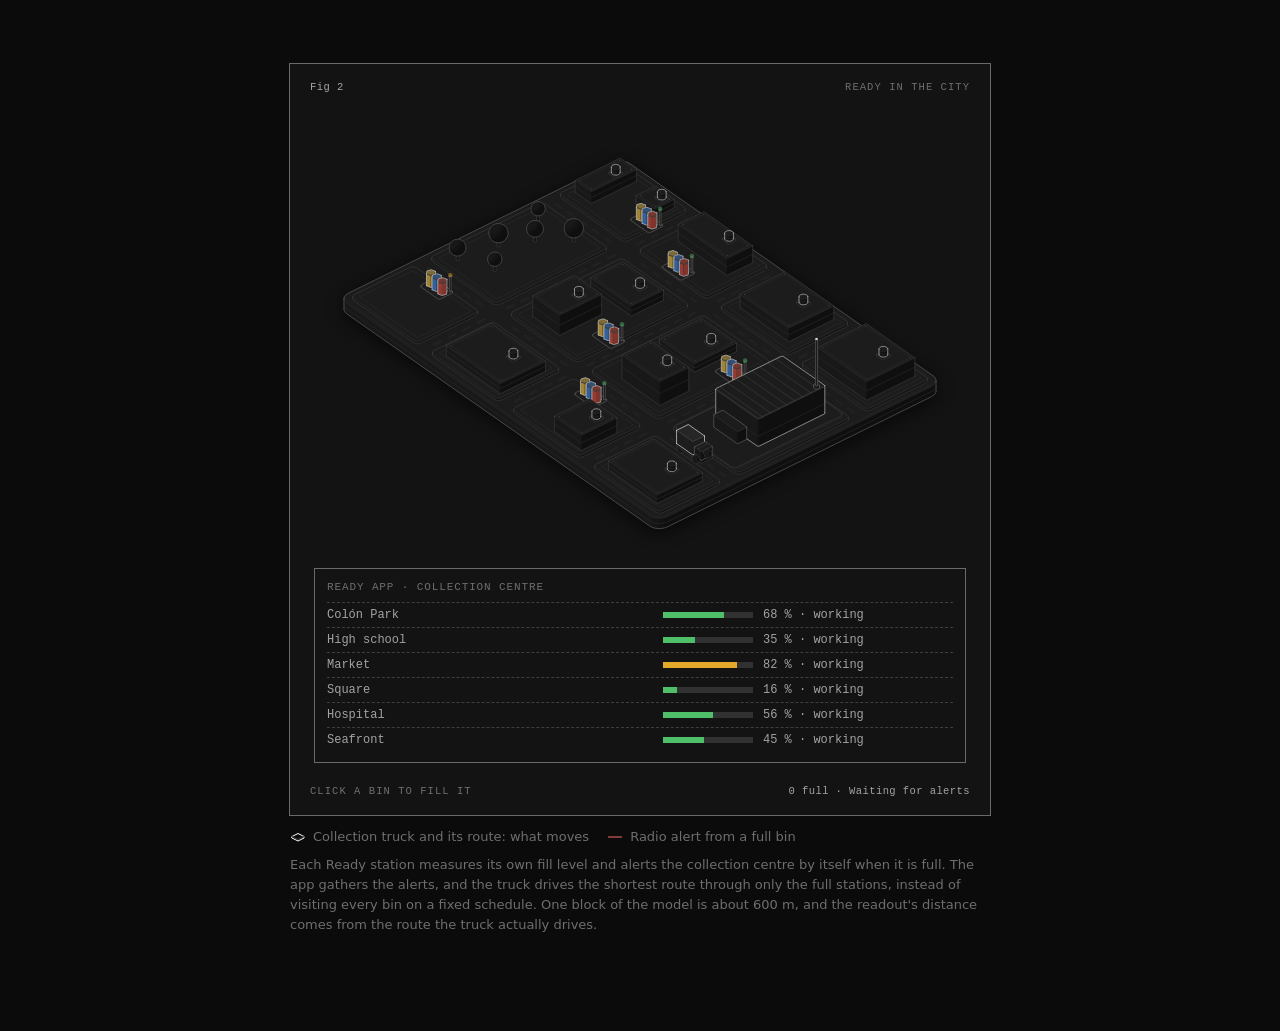
<file: figures/city.html>
<!doctype html><html lang="en"><head><meta charset="utf-8"><meta name="viewport" content="width=device-width, initial-scale=1"><title>Ready in the city</title><style>
.iso{
  --anatomy-page:#0b0b0b;--anatomy-card:#131313;--anatomy-text:#a3a3a3;--anatomy-strong:#e6e6e6;--anatomy-muted:#6e6e6e;
  --anatomy-paper:#131313;--anatomy-face:#1b1b1b;--anatomy-top:#1c1c1c;
  --anatomy-shade-0:#0f0f0f;--anatomy-shade-1:#121212;--anatomy-shade-2:#151515;--anatomy-shade-3:#181818;
  --anatomy-lit-top:#262626;--anatomy-lit-shade:#1d1d1d;
  --anatomy-hi:#d4d4d4;--anatomy-mid:#6a6a6a;--anatomy-lo:#3e3e3e;--anatomy-faint:#2a2a2a;--anatomy-lit:#ffffff;
  --anatomy-halo:#050505;--anatomy-halo-opacity:.9;--anatomy-dot:#e6e6e6;
  --anatomy-red:#ff6b6b;--anatomy-green:#6be0a0;--anatomy-blue:#6b9bff;
  --anatomy-weight:.6px;--anatomy-ease:cubic-bezier(.32,.72,0,1);
  --anatomy-mono:ui-monospace,"SF Mono",Menlo,Consolas,monospace;
  --anatomy-lift:inset 0 1px 0 0 #ffffff0a,inset 0 0 0 1px #ffffff06,0 0 0 1px #00000026,0 1px 1px -.5px #00000014,0 3px 3px -1.5px #00000014,0 6px 6px -3px #00000014,0 12px 12px -6px #00000014;
}
.iso[data-theme="light"]{
  --anatomy-page:#f2f2ef;--anatomy-card:#fbfbfa;--anatomy-text:#57575a;--anatomy-strong:#18181a;--anatomy-muted:#8c8c90;
  --anatomy-paper:#fbfbfa;--anatomy-face:#ffffff;--anatomy-top:#ffffff;
  --anatomy-shade-0:#dcdcd9;--anatomy-shade-1:#e5e5e2;--anatomy-shade-2:#ededea;--anatomy-shade-3:#f4f4f1;
  --anatomy-lit-top:#ffffff;--anatomy-lit-shade:#eeeeeb;
  --anatomy-hi:#26262a;--anatomy-mid:#8a8a8f;--anatomy-lo:#b4b4b8;--anatomy-faint:#d4d4d6;--anatomy-lit:#000000;
  --anatomy-halo:#8a8a80;--anatomy-halo-opacity:.32;--anatomy-dot:#3a3a3e;
  --anatomy-red:#e5484d;--anatomy-green:#30a46c;--anatomy-blue:#3e63dd;
  --anatomy-lift:inset 0 1px 0 0 #ffffff,0 0 0 1px #0000000f,0 1px 1px -.5px #0000000a,0 3px 3px -1.5px #0000000a,0 6px 6px -3px #0000000a,0 12px 12px -6px #0000000a;
}
.iso-svg{display:block;width:100%;height:auto;overflow:visible}
.iso-svg path,.iso-svg circle{vector-effect:non-scaling-stroke}
.iso-fill{fill:var(--anatomy-paper);stroke:none}
.iso-solid[data-lit]>.iso-fill{fill:var(--anatomy-face)}
.iso-shade,.iso-top{stroke:none}
.iso-shade[data-shade="0"]{fill:var(--anatomy-shade-0)}
.iso-shade[data-shade="1"]{fill:var(--anatomy-shade-1)}
.iso-shade[data-shade="2"]{fill:var(--anatomy-shade-2)}
.iso-shade[data-shade="3"]{fill:var(--anatomy-shade-3)}
.iso-top{fill:var(--anatomy-top)}
.iso-solid[data-lit]>.iso-top{fill:var(--anatomy-lit-top)}
.iso-solid[data-lit]>.iso-shade{fill:var(--anatomy-lit-shade)}
.iso-solid[data-seamless]>.iso-shade,.iso-solid[data-seamless]>.iso-top{stroke-width:.4;stroke-linejoin:round}
.iso-solid[data-seamless]>.iso-shade[data-shade="0"]{stroke:var(--anatomy-shade-0)}
.iso-solid[data-seamless]>.iso-shade[data-shade="1"]{stroke:var(--anatomy-shade-1)}
.iso-solid[data-seamless]>.iso-shade[data-shade="2"]{stroke:var(--anatomy-shade-2)}
.iso-solid[data-seamless]>.iso-shade[data-shade="3"]{stroke:var(--anatomy-shade-3)}
.iso-solid[data-seamless]>.iso-top{stroke:var(--anatomy-top)}
.iso-solid[data-seamless][data-lit]>.iso-top{stroke:var(--anatomy-lit-top)}
.iso-solid[data-seamless][data-lit]>.iso-shade{stroke:var(--anatomy-lit-shade)}
.iso-solid[data-lit]>.iso-edge{stroke:var(--anatomy-lit)}
.iso-halo{fill:var(--anatomy-halo);stroke:none;filter:blur(9px);opacity:var(--anatomy-halo-opacity);transform:translateY(3px)}
.iso-line{fill:none;stroke:var(--anatomy-lo);stroke-width:var(--anatomy-weight);stroke-linecap:round;stroke-linejoin:round}
.iso-line[data-tone="hi"]{stroke:var(--anatomy-hi)}
.iso-line[data-tone="mid"]{stroke:var(--anatomy-mid)}
.iso-line[data-tone="lo"]{stroke:var(--anatomy-lo)}
.iso-line[data-tone="faint"]{stroke:var(--anatomy-faint)}
.iso-line[data-tone="lit"]{stroke:var(--anatomy-lit)}
.iso-line[data-tone="red"]{stroke:var(--anatomy-red)}
.iso-line[data-tone="green"]{stroke:var(--anatomy-green)}
.iso-line[data-tone="blue"]{stroke:var(--anatomy-blue)}
.iso-line[data-dotted]{stroke-dasharray:.01 3.5;stroke-width:1}
.iso-line[data-dashed]{stroke-dasharray:3 3}
.iso-line[data-flow]{stroke-dasharray:2 6}
.iso-wire-end{fill:var(--anatomy-paper);stroke:var(--anatomy-lo);stroke-width:var(--anatomy-weight)}
.iso-wire[data-tone="hi"] .iso-wire-end{stroke:var(--anatomy-hi)}
.iso-wire[data-tone="mid"] .iso-wire-end{stroke:var(--anatomy-mid)}
.iso-wire[data-tone="faint"] .iso-wire-end{stroke:var(--anatomy-faint)}
.iso-wire[data-tone="lit"] .iso-wire-end{stroke:var(--anatomy-lit)}
.iso-dots circle{fill:var(--anatomy-dot);stroke:none;opacity:.32}
.iso-dots[data-tone="hi"] circle{opacity:.85}
.iso-dots[data-tone="mid"] circle{opacity:.45}
.iso-dots[data-tone="lo"] circle{opacity:.22}
.iso-dots[data-tone="faint"] circle{opacity:.12}
.iso-face-text{fill:var(--anatomy-mid);font-family:var(--anatomy-mono);letter-spacing:.04em}
.iso-face-text[data-tone="hi"]{fill:var(--anatomy-hi)}
.iso-face-text[data-tone="lo"]{fill:var(--anatomy-lo)}
.iso-face-text[data-tone="faint"]{fill:var(--anatomy-faint)}
.tb-body{fill:var(--anatomy-shade-2);stroke:none}
.tb-shine{fill:var(--anatomy-top);stroke:none}
.tb-shade{fill:var(--anatomy-shade-0);stroke:none}
.tb-ring{fill:none;stroke:var(--anatomy-lo);stroke-width:.45;stroke-linecap:butt;stroke-linejoin:round}
.tb-ring[data-tone="mid"]{stroke:var(--anatomy-mid)}
.tb-ring[data-tone="faint"]{stroke:var(--anatomy-faint)}
.tb-ring[data-tone="hi"]{stroke:var(--anatomy-hi)}
@keyframes iso-flow{to{stroke-dashoffset:-32}}
@keyframes iso-pulse{0%,100%{opacity:.18}12%{opacity:1}40%{opacity:.18}}
.iso-line[data-flow]{animation:iso-flow 1600ms linear infinite}
.iso-dots circle[data-pulse]{animation:iso-pulse 1600ms steps(1,end) infinite;animation-delay:var(--pulse-at,0ms)}
.iso-figure{margin:32px 0 36px}
.iso-plate{position:relative;padding:52px 24px;border-radius:0;background:var(--anatomy-card);box-shadow:0 0 0 1px var(--anatomy-mid);--anatomy-paper:var(--anatomy-card)}
.iso-plate-corners{position:absolute;inset:18px 20px;pointer-events:none}
.iso-plate-corner{position:absolute;color:var(--anatomy-muted);font-family:var(--anatomy-mono);font-size:10.5px;line-height:1;letter-spacing:.04em;white-space:nowrap}
.iso-plate-corner[data-corner="fig"]{top:0;left:0;color:var(--anatomy-text)}
.iso-plate-corner[data-corner="title"]{top:0;right:0;text-transform:uppercase;letter-spacing:.1em}
.iso-plate-corner[data-corner="hint"]{bottom:0;left:0;text-transform:uppercase;letter-spacing:.1em}
.iso-plate-corner[data-corner="readout"]{right:0;bottom:0;color:var(--anatomy-text);font-variant-numeric:tabular-nums}
.iso-plate .iso-svg{margin:0 auto}
.iso-legend{display:grid;gap:8px;margin-top:12px;color:var(--anatomy-muted);font-size:13px;line-height:1.55}
.iso-keys{display:flex;flex-wrap:wrap;gap:6px 18px}
.iso-key{display:inline-flex;align-items:center;gap:7px}
.iso-swatch{width:16px;height:10px;flex:none;overflow:visible}
.iso-swatch path{fill:none;stroke:var(--anatomy-hi);stroke-width:1;vector-effect:non-scaling-stroke;stroke-linejoin:round;stroke-linecap:round}
.iso-swatch[data-mark="raised"] path,.iso-swatch[data-mark="flat"] path{stroke:var(--anatomy-mid)}
.iso-swatch[data-mark="lit"] path{stroke:var(--anatomy-lit)}
.iso-swatch[data-mark="dim"] path{stroke:var(--anatomy-lo)}
.iso-swatch[data-mark="dotted"] path{stroke-dasharray:.01 3;stroke-width:1.4}
.iso-swatch[data-mark="dashed"] path{stroke-dasharray:3 2.5}
.iso-swatch[data-mark="red"] path{stroke:var(--anatomy-red)}
.iso-swatch[data-mark="green"] path{stroke:var(--anatomy-green)}
.iso-swatch[data-mark="blue"] path{stroke:var(--anatomy-blue)}
.iso-swatch-crease{stroke:var(--anatomy-lo)!important}
@media (max-width:560px){.iso-plate{padding:48px 12px 70px}.iso-plate-corner[data-corner="hint"]{bottom:18px}}
@media (prefers-reduced-motion:reduce){.iso-line[data-flow],.iso-dots circle[data-pulse]{animation:none}}

*{box-sizing:border-box}
html{color-scheme:dark}
body[data-theme="light"]{color-scheme:light}
body{margin:0;background:var(--anatomy-page);color:var(--anatomy-text);font:14px/1.6 ui-sans-serif,system-ui,-apple-system,"Segoe UI",sans-serif;-webkit-font-smoothing:antialiased}
.iso-page{width:min(700px,100% - 32px);margin:64px auto 96px}

.iso{--ct-ok:#4fbf6a;--ct-warn:#e2a92a;--ct-full:#ff4a3d;--ct-plastico:#e0b43a;--ct-papel:#3f7fd0;--ct-metal:#c4473d;
  --k-s0:var(--anatomy-shade-0);--k-s1:var(--anatomy-shade-1);--k-s2:var(--anatomy-shade-2);--k-s3:var(--anatomy-shade-3);--k-top:var(--anatomy-top)}
.iso[data-theme="light"]{--ct-ok:#2f9a4e;--ct-warn:#c98a0b;--ct-full:#e2251a;--ct-plastico:#d9a521;--ct-papel:#2f6fc4;--ct-metal:#b83a30}
.ct-bin{--anatomy-shade-0:color-mix(in oklab,var(--cat) 60%,var(--k-s0));--anatomy-shade-1:color-mix(in oklab,var(--cat) 64%,var(--k-s1));--anatomy-shade-2:color-mix(in oklab,var(--cat) 68%,var(--k-s2));--anatomy-shade-3:color-mix(in oklab,var(--cat) 72%,var(--k-s3));--anatomy-top:color-mix(in oklab,var(--cat) 55%,var(--k-top))}
.ct-beacon circle{fill:var(--ct-ok);stroke:none;transition:fill .4s}
.ct-beacon[data-state="warn"] circle{fill:var(--ct-warn)}
.ct-beacon[data-state="full"] circle{fill:var(--ct-full)}
.ct-station{cursor:pointer;outline:none}
.ct-station:focus-visible .ct-bin .iso-edge{stroke:var(--anatomy-lit);stroke-width:1.2}
.ct-route{stroke-dasharray:1 3;stroke-width:1.1;stroke-linecap:round;opacity:.85}
.ct-link{stroke:var(--ct-full);stroke-width:.9;stroke-dasharray:2 5;animation:iso-flow 1200ms linear infinite;fill:none}
.ct-link-end{fill:var(--ct-full)}
.ct-app{margin-top:14px;border:1px solid var(--anatomy-mid);padding:10px 12px;font:12px/1.5 var(--anatomy-mono, ui-monospace, monospace);color:var(--anatomy-text)}
.ct-app-title{color:var(--anatomy-muted);letter-spacing:.08em;text-transform:uppercase;font-size:11px;margin-bottom:6px}
.ct-row{display:grid;grid-template-columns:1fr 90px 190px;gap:10px;align-items:center;padding:3px 0;border-top:1px dashed color-mix(in oklab,var(--anatomy-mid) 50%,transparent)}
.ct-bar{height:6px;background:color-mix(in oklab,var(--anatomy-mid) 35%,transparent);position:relative;overflow:hidden}
.ct-bar i{position:absolute;inset:0 auto 0 0;background:var(--ct-ok)}
.ct-row[data-state="warn"] .ct-bar i{background:var(--ct-warn)}
.ct-row[data-state="full"] .ct-bar i{background:var(--ct-full)}
.ct-row[data-state="full"] .ct-st{color:var(--ct-full);font-weight:700}
@media (max-width:560px){.ct-row{grid-template-columns:1fr 50px 150px}}
@media (prefers-reduced-motion:reduce){.ct-link{animation:none}}
</style></head><body class="iso" data-theme="dark"><main class="iso-page"><figure class="iso-figure"><div class="iso-plate"><div class="iso-plate-corners" aria-hidden="true"><span class="iso-plate-corner" data-corner="fig">Fig 2</span><span class="iso-plate-corner" data-corner="title">Ready in the city</span><span class="iso-plate-corner" data-corner="hint">Click a bin to fill it</span><span class="iso-plate-corner" data-corner="readout" data-readout>0 full · Waiting for alerts</span></div><div class="iso-stage" aria-label="Ready in the city: click or press Enter on a station to fill it"><svg xmlns="http://www.w3.org/2000/svg" class="iso-svg" viewBox="0 0 640 430" role="img" aria-label="A model of a neighbourhood with streets, buildings, a park, six Ready bin stations and a collection centre with its truck. When a bin fills up it sends a radio alert to the collection centre, and the truck drives out along the streets to empty it."><path class="iso-halo" d="M29.4 178.9L29.8 177.5L30.7 176.1L32 174.9L33.7 173.9L293.1 46L295.1 45.2L297.3 44.6L299.7 44.4L302.1 44.3L304.5 44.6L306.8 45.1L308.8 45.9L310.5 46.9L607.8 255.1L609.2 256.3L610.1 257.6L610.6 259L610.6 260.4L610.6 270.5L610.2 271.9L609.3 273.2L608 274.4L606.3 275.4L346.9 403.3L344.9 404.1L342.7 404.7L340.3 405L337.9 405L335.5 404.7L333.2 404.2L331.2 403.4L329.5 402.4L32.2 194.2L30.8 193L29.9 191.7L29.4 190.3L29.4 188.9Z"/><g class="iso-solid"><path class="iso-fill" d="M288.7 74.8L289.3 73.2L290.6 71.8L292.4 70.6L294.7 69.8L297.2 69.3L299.9 69.2L302.6 69.6L304.9 70.3L306.9 71.4L308.4 72.7L309.2 74.2L309.3 75.8L309.3 80.8L308.7 82.4L307.5 83.8L305.7 84.9L303.4 85.8L300.8 86.3L298.1 86.3L295.5 86L293.1 85.3L291.1 84.2L289.7 82.9L288.9 81.4L288.7 79.8Z"/><path class="iso-shade" data-shade="0" d="M305.7 84.9L303.4 85.8L303.4 80.8L305.7 79.9ZM309.3 80.8L308.7 82.4L308.7 77.4L309.3 75.8ZM308.7 82.4L307.5 83.8L307.5 78.8L308.7 77.4ZM307.5 83.8L305.7 84.9L305.7 79.9L307.5 78.8Z"/><path class="iso-shade" data-shade="1" d="M303.4 85.8L300.8 86.3L300.8 81.3L303.4 80.8ZM300.8 86.3L298.1 86.3L298.1 81.3L300.8 81.3Z"/><path class="iso-shade" data-shade="2" d="M298.1 86.3L295.5 86L295.5 81L298.1 81.3ZM295.5 86L293.1 85.3L293.1 80.3L295.5 81Z"/><path class="iso-shade" data-shade="3" d="M293.1 85.3L291.1 84.2L291.1 79.2L293.1 80.3ZM291.1 84.2L289.7 82.9L289.7 77.9L291.1 79.2ZM289.7 82.9L288.9 81.4L288.9 76.3L289.7 77.9ZM288.9 81.4L288.7 79.8L288.7 74.8L288.9 76.3Z"/><path class="iso-top" d="M305.7 79.9L303.4 80.8L300.8 81.3L298.1 81.3L295.5 81L293.1 80.3L291.1 79.2L289.7 77.9L288.9 76.3L288.7 74.8L289.3 73.2L290.6 71.8L292.4 70.6L294.7 69.8L297.2 69.3L299.9 69.2L302.6 69.6L304.9 70.3L306.9 71.4L308.4 72.7L309.2 74.2L309.3 75.8L308.7 77.4L307.5 78.8Z"/><path class="iso-line iso-crease" data-tone="faint" d="M309.3 75.8L308.7 77.4L307.5 78.8L305.7 79.9L303.4 80.8L300.8 81.3L298.1 81.3L295.5 81L293.1 80.3L291.1 79.2L289.7 77.9L288.9 76.3L288.7 74.8"/><path class="iso-line iso-edge" data-tone="lo" d="M288.7 74.8L289.3 73.2L290.6 71.8L292.4 70.6L294.7 69.8L297.2 69.3L299.9 69.2L302.6 69.6L304.9 70.3L306.9 71.4L308.4 72.7L309.2 74.2L309.3 75.8M309.3 80.8L308.7 82.4L307.5 83.8L305.7 84.9L303.4 85.8L300.8 86.3L298.1 86.3L295.5 86L293.1 85.3L291.1 84.2L289.7 82.9L288.9 81.4L288.7 79.8M288.7 74.8L288.7 79.8M309.3 75.8L309.3 80.8"/></g><g class="iso-solid"><path class="iso-fill" d="M54.7 190.2L55.3 188.6L56.5 187.2L58.3 186.1L60.6 185.2L63.2 184.7L65.9 184.7L68.5 185L70.9 185.8L72.9 186.8L74.3 188.2L75.1 189.7L75.3 191.3L75.3 196.3L74.7 197.8L73.4 199.2L71.6 200.4L69.3 201.2L66.8 201.7L64.1 201.8L61.4 201.4L59 200.7L57.1 199.6L55.6 198.3L54.8 196.8L54.7 195.2Z"/><path class="iso-shade" data-shade="0" d="M71.6 200.4L69.3 201.2L69.3 196.2L71.6 195.4ZM75.3 196.3L74.7 197.8L74.7 192.8L75.3 191.3ZM74.7 197.8L73.4 199.2L73.4 194.2L74.7 192.8ZM73.4 199.2L71.6 200.4L71.6 195.4L73.4 194.2Z"/><path class="iso-shade" data-shade="1" d="M69.3 201.2L66.8 201.7L66.8 196.7L69.3 196.2ZM66.8 201.7L64.1 201.8L64.1 196.8L66.8 196.7Z"/><path class="iso-shade" data-shade="2" d="M64.1 201.8L61.4 201.4L61.4 196.4L64.1 196.8ZM61.4 201.4L59 200.7L59 195.7L61.4 196.4Z"/><path class="iso-shade" data-shade="3" d="M59 200.7L57.1 199.6L57.1 194.6L59 195.7ZM57.1 199.6L55.6 198.3L55.6 193.3L57.1 194.6ZM55.6 198.3L54.8 196.8L54.8 191.8L55.6 193.3ZM54.8 196.8L54.7 195.2L54.7 190.2L54.8 191.8Z"/><path class="iso-top" d="M71.6 195.4L69.3 196.2L66.8 196.7L64.1 196.8L61.4 196.4L59 195.7L57.1 194.6L55.6 193.3L54.8 191.8L54.7 190.2L55.3 188.6L56.5 187.2L58.3 186.1L60.6 185.2L63.2 184.7L65.9 184.7L68.5 185L70.9 185.8L72.9 186.8L74.3 188.2L75.1 189.7L75.3 191.3L74.7 192.8L73.4 194.2Z"/><path class="iso-line iso-crease" data-tone="faint" d="M75.3 191.3L74.7 192.8L73.4 194.2L71.6 195.4L69.3 196.2L66.8 196.7L64.1 196.8L61.4 196.4L59 195.7L57.1 194.6L55.6 193.3L54.8 191.8L54.7 190.2"/><path class="iso-line iso-edge" data-tone="lo" d="M54.7 190.2L55.3 188.6L56.5 187.2L58.3 186.1L60.6 185.2L63.2 184.7L65.9 184.7L68.5 185L70.9 185.8L72.9 186.8L74.3 188.2L75.1 189.7L75.3 191.3M75.3 196.3L74.7 197.8L73.4 199.2L71.6 200.4L69.3 201.2L66.8 201.7L64.1 201.8L61.4 201.4L59 200.7L57.1 199.6L55.6 198.3L54.8 196.8L54.7 195.2M54.7 190.2L54.7 195.2M75.3 191.3L75.3 196.3"/></g><g class="iso-solid"><path class="iso-fill" d="M564.7 268.1L565.3 266.6L566.6 265.2L568.4 264L570.7 263.1L573.2 262.7L575.9 262.6L578.6 262.9L581 263.7L582.9 264.7L584.4 266.1L585.2 267.6L585.3 269.2L585.3 274.2L584.7 275.7L583.5 277.1L581.7 278.3L579.4 279.1L576.8 279.6L574.1 279.7L571.5 279.3L569.1 278.6L567.1 277.5L565.7 276.2L564.9 274.7L564.7 273.1Z"/><path class="iso-shade" data-shade="0" d="M581.7 278.3L579.4 279.1L579.4 274.1L581.7 273.3ZM585.3 274.2L584.7 275.7L584.7 270.7L585.3 269.2ZM584.7 275.7L583.5 277.1L583.5 272.1L584.7 270.7ZM583.5 277.1L581.7 278.3L581.7 273.3L583.5 272.1Z"/><path class="iso-shade" data-shade="1" d="M579.4 279.1L576.8 279.6L576.8 274.6L579.4 274.1ZM576.8 279.6L574.1 279.7L574.1 274.7L576.8 274.6Z"/><path class="iso-shade" data-shade="2" d="M574.1 279.7L571.5 279.3L571.5 274.3L574.1 274.7ZM571.5 279.3L569.1 278.6L569.1 273.6L571.5 274.3Z"/><path class="iso-shade" data-shade="3" d="M569.1 278.6L567.1 277.5L567.1 272.5L569.1 273.6ZM567.1 277.5L565.7 276.2L565.7 271.2L567.1 272.5ZM565.7 276.2L564.9 274.7L564.9 269.7L565.7 271.2ZM564.9 274.7L564.7 273.1L564.7 268.1L564.9 269.7Z"/><path class="iso-top" d="M581.7 273.3L579.4 274.1L576.8 274.6L574.1 274.7L571.5 274.3L569.1 273.6L567.1 272.5L565.7 271.2L564.9 269.7L564.7 268.1L565.3 266.6L566.6 265.2L568.4 264L570.7 263.1L573.2 262.7L575.9 262.6L578.6 262.9L581 263.7L582.9 264.7L584.4 266.1L585.2 267.6L585.3 269.2L584.7 270.7L583.5 272.1Z"/><path class="iso-line iso-crease" data-tone="faint" d="M585.3 269.2L584.7 270.7L583.5 272.1L581.7 273.3L579.4 274.1L576.8 274.6L574.1 274.7L571.5 274.3L569.1 273.6L567.1 272.5L565.7 271.2L564.9 269.7L564.7 268.1"/><path class="iso-line iso-edge" data-tone="lo" d="M564.7 268.1L565.3 266.6L566.6 265.2L568.4 264L570.7 263.1L573.2 262.7L575.9 262.6L578.6 262.9L581 263.7L582.9 264.7L584.4 266.1L585.2 267.6L585.3 269.2M585.3 274.2L584.7 275.7L583.5 277.1L581.7 278.3L579.4 279.1L576.8 279.6L574.1 279.7L571.5 279.3L569.1 278.6L567.1 277.5L565.7 276.2L564.9 274.7L564.7 273.1M564.7 268.1L564.7 273.1M585.3 269.2L585.3 274.2"/></g><g class="iso-solid"><path class="iso-fill" d="M330.7 383.5L331.3 382L332.5 380.6L334.3 379.4L336.6 378.6L339.2 378.1L341.9 378L344.5 378.4L346.9 379.1L348.9 380.2L350.3 381.5L351.1 383L351.3 384.6L351.3 389.6L350.7 391.2L349.4 392.6L347.6 393.7L345.3 394.6L342.8 395.1L340.1 395.1L337.4 394.8L335.1 394L333.1 393L331.6 391.6L330.8 390.1L330.7 388.5Z"/><path class="iso-shade" data-shade="0" d="M347.6 393.7L345.3 394.6L345.3 389.6L347.6 388.7ZM351.3 389.6L350.7 391.2L350.7 386.1L351.3 384.6ZM350.7 391.2L349.4 392.6L349.4 387.5L350.7 386.1ZM349.4 392.6L347.6 393.7L347.6 388.7L349.4 387.5Z"/><path class="iso-shade" data-shade="1" d="M345.3 394.6L342.8 395.1L342.8 390L345.3 389.6ZM342.8 395.1L340.1 395.1L340.1 390.1L342.8 390Z"/><path class="iso-shade" data-shade="2" d="M340.1 395.1L337.4 394.8L337.4 389.8L340.1 390.1ZM337.4 394.8L335.1 394L335.1 389L337.4 389.8Z"/><path class="iso-shade" data-shade="3" d="M335.1 394L333.1 393L333.1 388L335.1 389ZM333.1 393L331.6 391.6L331.6 386.6L333.1 388ZM331.6 391.6L330.8 390.1L330.8 385.1L331.6 386.6ZM330.8 390.1L330.7 388.5L330.7 383.5L330.8 385.1Z"/><path class="iso-top" d="M347.6 388.7L345.3 389.6L342.8 390L340.1 390.1L337.4 389.8L335.1 389L333.1 388L331.6 386.6L330.8 385.1L330.7 383.5L331.3 382L332.5 380.6L334.3 379.4L336.6 378.6L339.2 378.1L341.9 378L344.5 378.4L346.9 379.1L348.9 380.2L350.3 381.5L351.1 383L351.3 384.6L350.7 386.1L349.4 387.5Z"/><path class="iso-line iso-crease" data-tone="faint" d="M351.3 384.6L350.7 386.1L349.4 387.5L347.6 388.7L345.3 389.6L342.8 390L340.1 390.1L337.4 389.8L335.1 389L333.1 388L331.6 386.6L330.8 385.1L330.7 383.5"/><path class="iso-line iso-edge" data-tone="lo" d="M330.7 383.5L331.3 382L332.5 380.6L334.3 379.4L336.6 378.6L339.2 378.1L341.9 378L344.5 378.4L346.9 379.1L348.9 380.2L350.3 381.5L351.1 383L351.3 384.6M351.3 389.6L350.7 391.2L349.4 392.6L347.6 393.7L345.3 394.6L342.8 395.1L340.1 395.1L337.4 394.8L335.1 394L333.1 393L331.6 391.6L330.8 390.1L330.7 388.5M330.7 383.5L330.7 388.5M351.3 384.6L351.3 389.6"/></g><g class="iso-solid"><path class="iso-fill" d="M29.4 178.9L30.1 177L31.6 175.3L33.7 173.9L293.1 46L295.8 45L298.9 44.4L302.1 44.3L305.3 44.7L308.2 45.6L310.5 46.9L607.8 255.1L609.5 256.7L610.5 258.5L610.6 260.4L610.6 270.5L609.9 272.3L608.4 274L606.3 275.4L346.9 403.3L344.2 404.3L341.1 404.9L337.9 405L334.7 404.6L331.8 403.7L329.5 402.4L32.2 194.2L30.5 192.6L29.5 190.8L29.4 188.9Z"/><path class="iso-shade" data-shade="0" d="M610.6 270.5L609.9 272.3L609.9 262.3L610.6 260.4ZM609.9 272.3L608.4 274L608.4 264L609.9 262.3ZM608.4 274L606.3 275.4L606.3 265.4L608.4 264ZM606.3 275.4L346.9 403.3L346.9 393.3L606.3 265.4ZM346.9 403.3L344.2 404.3L344.2 394.3L346.9 393.3Z"/><path class="iso-shade" data-shade="1" d="M344.2 404.3L341.1 404.9L341.1 394.9L344.2 394.3ZM341.1 404.9L337.9 405L337.9 395L341.1 394.9Z"/><path class="iso-shade" data-shade="2" d="M337.9 405L334.7 404.6L334.7 394.6L337.9 395ZM334.7 404.6L331.8 403.7L331.8 393.7L334.7 394.6Z"/><path class="iso-shade" data-shade="3" d="M331.8 403.7L329.5 402.4L329.5 392.4L331.8 393.7ZM329.5 402.4L32.2 194.2L32.2 184.2L329.5 392.4ZM32.2 194.2L30.5 192.6L30.5 182.6L32.2 184.2ZM30.5 192.6L29.5 190.8L29.5 180.8L30.5 182.6ZM29.5 190.8L29.4 188.9L29.4 178.9L29.5 180.8Z"/><path class="iso-top" d="M607.8 255.1L609.5 256.7L610.5 258.5L610.6 260.4L609.9 262.3L608.4 264L606.3 265.4L346.9 393.3L344.2 394.3L341.1 394.9L337.9 395L334.7 394.6L331.8 393.7L329.5 392.4L32.2 184.2L30.5 182.6L29.5 180.8L29.4 178.9L30.1 177L31.6 175.3L33.7 173.9L293.1 46L295.8 45L298.9 44.4L302.1 44.3L305.3 44.7L308.2 45.6L310.5 46.9Z"/><path class="iso-line iso-crease" data-tone="faint" d="M610.6 260.4L609.9 262.3L608.4 264L606.3 265.4L346.9 393.3L344.2 394.3L341.1 394.9L337.9 395L334.7 394.6L331.8 393.7L329.5 392.4L32.2 184.2L30.5 182.6L29.5 180.8L29.4 178.9"/><path class="iso-line iso-bevel" data-tone="faint" d="M610.6 260.4L607.6 261.8L606.4 263.1L604.5 264.3L345.4 392.1L343.1 393L340.7 393.5L338.1 393.5L335.6 393.2L333.3 392.5L331.2 391.4L34.2 183.3L32.7 182L31.9 180.5L29.4 178.9"/><path class="iso-line" data-tone="faint" d="M610.6 265.5L609.9 267.3L608.4 269L606.3 270.4L346.9 398.3L344.2 399.3L341.1 399.9L337.9 400L334.7 399.6L331.8 398.7L329.5 397.4L32.2 189.2L30.5 187.6L29.5 185.8L29.4 183.9"/><path class="iso-line iso-edge" data-tone="mid" d="M29.4 178.9L30.1 177L31.6 175.3L33.7 173.9L293.1 46L295.8 45L298.9 44.4L302.1 44.3L305.3 44.7L308.2 45.6L310.5 46.9L607.8 255.1L609.5 256.7L610.5 258.5L610.6 260.4M610.6 270.5L609.9 272.3L608.4 274L606.3 275.4L346.9 403.3L344.2 404.3L341.1 404.9L337.9 405L334.7 404.6L331.8 403.7L329.5 402.4L32.2 194.2L30.5 192.6L29.5 190.8L29.4 188.9M610.6 260.4L610.6 270.5M29.4 178.9L29.4 188.9"/></g><g class="iso-solid"><path class="iso-fill" d="M242 76.7L242.6 75.6L243.8 74.6L297.6 48.1L299.4 47.5L301.4 47.4L303.3 47.7L304.9 48.5L363.3 89.4L364.2 90.4L364.5 91.6L364.5 93.6L363.9 94.7L362.6 95.7L308.9 122.2L307.1 122.8L305.1 122.9L303.2 122.6L301.6 121.8L243.2 80.9L242.2 79.9L242 78.7Z"/><path class="iso-shade" data-shade="0" d="M364.5 93.6L363.9 94.7L363.9 92.7L364.5 91.6ZM363.9 94.7L362.6 95.7L362.6 93.7L363.9 92.7ZM362.6 95.7L308.9 122.2L308.9 120.2L362.6 93.7Z"/><path class="iso-shade" data-shade="1" d="M308.9 122.2L307.1 122.8L307.1 120.8L308.9 120.2ZM307.1 122.8L305.1 122.9L305.1 120.9L307.1 120.8Z"/><path class="iso-shade" data-shade="2" d="M305.1 122.9L303.2 122.6L303.2 120.6L305.1 120.9Z"/><path class="iso-shade" data-shade="3" d="M303.2 122.6L301.6 121.8L301.6 119.8L303.2 120.6ZM301.6 121.8L243.2 80.9L243.2 78.9L301.6 119.8ZM243.2 80.9L242.2 79.9L242.2 77.9L243.2 78.9ZM242.2 79.9L242 78.7L242 76.7L242.2 77.9Z"/><path class="iso-top" d="M363.3 89.4L364.2 90.4L364.5 91.6L363.9 92.7L362.6 93.7L308.9 120.2L307.1 120.8L305.1 120.9L303.2 120.6L301.6 119.8L243.2 78.9L242.2 77.9L242 76.7L242.6 75.6L243.8 74.6L297.6 48.1L299.4 47.5L301.4 47.4L303.3 47.7L304.9 48.5Z"/><path class="iso-line iso-crease" data-tone="faint" d="M364.5 91.6L363.9 92.7L362.6 93.7L308.9 120.2L307.1 120.8L305.1 120.9L303.2 120.6L301.6 119.8L243.2 78.9L242.2 77.9L242 76.7"/><path class="iso-line iso-bevel" data-tone="faint" d="M364.5 91.6L363.2 92.5L362 93.3L308.4 119.8L306.9 120.3L305.2 120.4L303.5 120.1L302.2 119.5L243.9 78.6L243 77.7L242 76.7"/><path class="iso-line iso-edge" data-tone="lo" d="M242 76.7L242.6 75.6L243.8 74.6L297.6 48.1L299.4 47.5L301.4 47.4L303.3 47.7L304.9 48.5L363.3 89.4L364.2 90.4L364.5 91.6M364.5 93.6L363.9 94.7L362.6 95.7L308.9 122.2L307.1 122.8L305.1 122.9L303.2 122.6L301.6 121.8L243.2 80.9L242.2 79.9L242 78.7M364.5 91.6L364.5 93.6M242 76.7L242 78.7"/></g><path class="iso-line" data-tone="faint" d="M357.9 91.3L305.7 117L248.6 77L300.8 51.3Z"/><g class="iso-solid"><path class="iso-fill" d="M115.5 139.1L116.1 138L117.3 137L220.1 86.3L221.9 85.8L223.9 85.6L225.8 86L227.4 86.7L285.8 127.6L286.7 128.6L287 129.8L287 131.8L286.4 133L285.1 133.9L182.4 184.6L180.6 185.2L178.6 185.3L176.7 185L175.1 184.2L116.7 143.3L115.7 142.3L115.5 141.1Z"/><path class="iso-shade" data-shade="0" d="M287 131.8L286.4 133L286.4 131L287 129.8ZM286.4 133L285.1 133.9L285.1 131.9L286.4 131ZM285.1 133.9L182.4 184.6L182.4 182.6L285.1 131.9Z"/><path class="iso-shade" data-shade="1" d="M182.4 184.6L180.6 185.2L180.6 183.2L182.4 182.6ZM180.6 185.2L178.6 185.3L178.6 183.3L180.6 183.2Z"/><path class="iso-shade" data-shade="2" d="M178.6 185.3L176.7 185L176.7 182.9L178.6 183.3Z"/><path class="iso-shade" data-shade="3" d="M176.7 185L175.1 184.2L175.1 182.2L176.7 182.9ZM175.1 184.2L116.7 143.3L116.7 141.3L175.1 182.2ZM116.7 143.3L115.7 142.3L115.7 140.3L116.7 141.3ZM115.7 142.3L115.5 141.1L115.5 139.1L115.7 140.3Z"/><path class="iso-top" d="M285.8 127.6L286.7 128.6L287 129.8L286.4 131L285.1 131.9L182.4 182.6L180.6 183.2L178.6 183.3L176.7 182.9L175.1 182.2L116.7 141.3L115.7 140.3L115.5 139.1L116.1 138L117.3 137L220.1 86.3L221.9 85.8L223.9 85.6L225.8 86L227.4 86.7Z"/><path class="iso-line iso-crease" data-tone="faint" d="M287 129.8L286.4 131L285.1 131.9L182.4 182.6L180.6 183.2L178.6 183.3L176.7 182.9L175.1 182.2L116.7 141.3L115.7 140.3L115.5 139.1"/><path class="iso-line iso-bevel" data-tone="faint" d="M287 129.8L285.7 130.7L284.6 131.5L181.9 182.2L180.3 182.7L178.7 182.8L177 182.5L175.7 181.9L117.4 141L116.5 140.1L115.5 139.1"/><path class="iso-line iso-edge" data-tone="lo" d="M115.5 139.1L116.1 138L117.3 137L220.1 86.3L221.9 85.8L223.9 85.6L225.8 86L227.4 86.7L285.8 127.6L286.7 128.6L287 129.8M287 131.8L286.4 133L285.1 133.9L182.4 184.6L180.6 185.2L178.6 185.3L176.7 185L175.1 184.2L116.7 143.3L115.7 142.3L115.5 141.1M287 129.8L287 131.8M115.5 139.1L115.5 141.1"/></g><path class="iso-line" data-tone="faint" d="M280.4 129.5L179.2 179.4L122.1 139.4L223.3 89.5Z"/><g class="iso-solid"><path class="iso-fill" d="M320.3 131.5L320.9 130.4L322.1 129.5L375.9 103L377.7 102.4L379.7 102.3L381.6 102.6L383.2 103.3L442.9 145.2L443.9 146.2L444.1 147.4L444.1 149.4L443.5 150.5L442.3 151.4L388.5 178L386.7 178.5L384.7 178.7L382.8 178.3L381.2 177.6L321.5 135.8L320.5 134.7L320.3 133.5Z"/><path class="iso-shade" data-shade="0" d="M444.1 149.4L443.5 150.5L443.5 148.5L444.1 147.4ZM443.5 150.5L442.3 151.4L442.3 149.4L443.5 148.5ZM442.3 151.4L388.5 178L388.5 176L442.3 149.4Z"/><path class="iso-shade" data-shade="1" d="M388.5 178L386.7 178.5L386.7 176.5L388.5 176ZM386.7 178.5L384.7 178.7L384.7 176.7L386.7 176.5Z"/><path class="iso-shade" data-shade="2" d="M384.7 178.7L382.8 178.3L382.8 176.3L384.7 176.7Z"/><path class="iso-shade" data-shade="3" d="M382.8 178.3L381.2 177.6L381.2 175.6L382.8 176.3ZM381.2 177.6L321.5 135.8L321.5 133.8L381.2 175.6ZM321.5 135.8L320.5 134.7L320.5 132.7L321.5 133.8ZM320.5 134.7L320.3 133.5L320.3 131.5L320.5 132.7Z"/><path class="iso-top" d="M442.9 145.2L443.9 146.2L444.1 147.4L443.5 148.5L442.3 149.4L388.5 176L386.7 176.5L384.7 176.7L382.8 176.3L381.2 175.6L321.5 133.8L320.5 132.7L320.3 131.5L320.9 130.4L322.1 129.5L375.9 103L377.7 102.4L379.7 102.3L381.6 102.6L383.2 103.3Z"/><path class="iso-line iso-crease" data-tone="faint" d="M444.1 147.4L443.5 148.5L442.3 149.4L388.5 176L386.7 176.5L384.7 176.7L382.8 176.3L381.2 175.6L321.5 133.8L320.5 132.7L320.3 131.5"/><path class="iso-line iso-bevel" data-tone="faint" d="M444.1 147.4L442.8 148.3L441.7 149.1L388 175.6L386.5 176.1L384.8 176.2L383.2 175.9L381.8 175.2L322.2 133.5L321.3 132.6L320.3 131.5"/><path class="iso-line iso-edge" data-tone="lo" d="M320.3 131.5L320.9 130.4L322.1 129.5L375.9 103L377.7 102.4L379.7 102.3L381.6 102.6L383.2 103.3L442.9 145.2L443.9 146.2L444.1 147.4M444.1 149.4L443.5 150.5L442.3 151.4L388.5 178L386.7 178.5L384.7 178.7L382.8 178.3L381.2 177.6L321.5 135.8L320.5 134.7L320.3 133.5M444.1 147.4L444.1 149.4M320.3 131.5L320.3 133.5"/></g><path class="iso-line" data-tone="faint" d="M437.5 147L385.3 172.8L326.9 131.9L379.1 106.1Z"/><g class="iso-solid"><path class="iso-fill" d="M38 177.3L38.6 176.2L39.8 175.3L93.6 148.7L95.4 148.2L97.4 148L99.3 148.4L100.9 149.1L159.3 190L160.2 191L160.5 192.2L160.5 194.2L159.9 195.4L158.6 196.3L104.9 222.8L103.1 223.4L101.1 223.5L99.2 223.2L97.6 222.4L39.2 181.5L38.2 180.5L38 179.3Z"/><path class="iso-shade" data-shade="0" d="M160.5 194.2L159.9 195.4L159.9 193.4L160.5 192.2ZM159.9 195.4L158.6 196.3L158.6 194.3L159.9 193.4ZM158.6 196.3L104.9 222.8L104.9 220.8L158.6 194.3Z"/><path class="iso-shade" data-shade="1" d="M104.9 222.8L103.1 223.4L103.1 221.4L104.9 220.8ZM103.1 223.4L101.1 223.5L101.1 221.5L103.1 221.4Z"/><path class="iso-shade" data-shade="2" d="M101.1 223.5L99.2 223.2L99.2 221.2L101.1 221.5Z"/><path class="iso-shade" data-shade="3" d="M99.2 223.2L97.6 222.4L97.6 220.4L99.2 221.2ZM97.6 222.4L39.2 181.5L39.2 179.5L97.6 220.4ZM39.2 181.5L38.2 180.5L38.2 178.5L39.2 179.5ZM38.2 180.5L38 179.3L38 177.3L38.2 178.5Z"/><path class="iso-top" d="M159.3 190L160.2 191L160.5 192.2L159.9 193.4L158.6 194.3L104.9 220.8L103.1 221.4L101.1 221.5L99.2 221.2L97.6 220.4L39.2 179.5L38.2 178.5L38 177.3L38.6 176.2L39.8 175.3L93.6 148.7L95.4 148.2L97.4 148L99.3 148.4L100.9 149.1Z"/><path class="iso-line iso-crease" data-tone="faint" d="M160.5 192.2L159.9 193.4L158.6 194.3L104.9 220.8L103.1 221.4L101.1 221.5L99.2 221.2L97.6 220.4L39.2 179.5L38.2 178.5L38 177.3"/><path class="iso-line iso-bevel" data-tone="faint" d="M160.5 192.2L159.2 193.1L158 193.9L104.4 220.4L102.8 220.9L101.2 221L99.5 220.7L98.2 220.1L39.9 179.3L39 178.3L38 177.3"/><path class="iso-line iso-edge" data-tone="lo" d="M38 177.3L38.6 176.2L39.8 175.3L93.6 148.7L95.4 148.2L97.4 148L99.3 148.4L100.9 149.1L159.3 190L160.2 191L160.5 192.2M160.5 194.2L159.9 195.4L158.6 196.3L104.9 222.8L103.1 223.4L101.1 223.5L99.2 223.2L97.6 222.4L39.2 181.5L38.2 180.5L38 179.3M160.5 192.2L160.5 194.2M38 177.3L38 179.3"/></g><path class="iso-line" data-tone="faint" d="M153.9 191.9L101.7 217.6L44.6 177.7L96.8 151.9Z"/><g class="iso-solid"><path class="iso-fill" d="M193.8 193.9L194.4 192.8L195.6 191.9L298.4 141.2L300.2 140.6L302.2 140.5L304.1 140.8L305.7 141.6L365.4 183.4L366.4 184.4L366.6 185.6L366.6 187.6L366 188.7L364.8 189.7L262 240.4L260.2 240.9L258.2 241.1L256.3 240.7L254.7 240L195 198.2L194 197.1L193.8 195.9Z"/><path class="iso-shade" data-shade="0" d="M366.6 187.6L366 188.7L366 186.7L366.6 185.6ZM366 188.7L364.8 189.7L364.8 187.7L366 186.7ZM364.8 189.7L262 240.4L262 238.4L364.8 187.7Z"/><path class="iso-shade" data-shade="1" d="M262 240.4L260.2 240.9L260.2 238.9L262 238.4ZM260.2 240.9L258.2 241.1L258.2 239.1L260.2 238.9Z"/><path class="iso-shade" data-shade="2" d="M258.2 241.1L256.3 240.7L256.3 238.7L258.2 239.1Z"/><path class="iso-shade" data-shade="3" d="M256.3 240.7L254.7 240L254.7 238L256.3 238.7ZM254.7 240L195 198.2L195 196.2L254.7 238ZM195 198.2L194 197.1L194 195.1L195 196.2ZM194 197.1L193.8 195.9L193.8 193.9L194 195.1Z"/><path class="iso-top" d="M365.4 183.4L366.4 184.4L366.6 185.6L366 186.7L364.8 187.7L262 238.4L260.2 238.9L258.2 239.1L256.3 238.7L254.7 238L195 196.2L194 195.1L193.8 193.9L194.4 192.8L195.6 191.9L298.4 141.2L300.2 140.6L302.2 140.5L304.1 140.8L305.7 141.6Z"/><path class="iso-line iso-crease" data-tone="faint" d="M366.6 185.6L366 186.7L364.8 187.7L262 238.4L260.2 238.9L258.2 239.1L256.3 238.7L254.7 238L195 196.2L194 195.1L193.8 193.9"/><path class="iso-line iso-bevel" data-tone="faint" d="M366.6 185.6L365.3 186.5L364.2 187.3L261.5 238L260 238.5L258.3 238.6L256.6 238.3L255.3 237.6L195.7 195.9L194.8 195L193.8 193.9"/><path class="iso-line iso-edge" data-tone="lo" d="M193.8 193.9L194.4 192.8L195.6 191.9L298.4 141.2L300.2 140.6L302.2 140.5L304.1 140.8L305.7 141.6L365.4 183.4L366.4 184.4L366.6 185.6M366.6 187.6L366 188.7L364.8 189.7L262 240.4L260.2 240.9L258.2 241.1L256.3 240.7L254.7 240L195 198.2L194 197.1L193.8 195.9M366.6 185.6L366.6 187.6M193.8 193.9L193.8 195.9"/></g><path class="iso-line" data-tone="faint" d="M360 185.3L258.8 235.2L200.4 194.3L301.6 144.4Z"/><g class="iso-solid"><path class="iso-fill" d="M399.9 187.3L400.5 186.2L401.8 185.3L455.5 158.7L457.3 158.2L459.3 158L461.2 158.4L462.8 159.1L522.5 200.9L523.5 202L523.7 203.1L523.7 205.2L523.1 206.3L521.9 207.2L468.1 233.7L466.3 234.3L464.3 234.4L462.4 234.1L460.8 233.4L401.1 191.5L400.1 190.5L399.9 189.3Z"/><path class="iso-shade" data-shade="0" d="M523.7 205.2L523.1 206.3L523.1 204.3L523.7 203.1ZM523.1 206.3L521.9 207.2L521.9 205.2L523.1 204.3ZM521.9 207.2L468.1 233.7L468.1 231.7L521.9 205.2Z"/><path class="iso-shade" data-shade="1" d="M468.1 233.7L466.3 234.3L466.3 232.3L468.1 231.7ZM466.3 234.3L464.3 234.4L464.3 232.4L466.3 232.3Z"/><path class="iso-shade" data-shade="2" d="M464.3 234.4L462.4 234.1L462.4 232.1L464.3 232.4Z"/><path class="iso-shade" data-shade="3" d="M462.4 234.1L460.8 233.4L460.8 231.4L462.4 232.1ZM460.8 233.4L401.1 191.5L401.1 189.5L460.8 231.4ZM401.1 191.5L400.1 190.5L400.1 188.5L401.1 189.5ZM400.1 190.5L399.9 189.3L399.9 187.3L400.1 188.5Z"/><path class="iso-top" d="M522.5 200.9L523.5 202L523.7 203.1L523.1 204.3L521.9 205.2L468.1 231.7L466.3 232.3L464.3 232.4L462.4 232.1L460.8 231.4L401.1 189.5L400.1 188.5L399.9 187.3L400.5 186.2L401.8 185.3L455.5 158.7L457.3 158.2L459.3 158L461.2 158.4L462.8 159.1Z"/><path class="iso-line iso-crease" data-tone="faint" d="M523.7 203.1L523.1 204.3L521.9 205.2L468.1 231.7L466.3 232.3L464.3 232.4L462.4 232.1L460.8 231.4L401.1 189.5L400.1 188.5L399.9 187.3"/><path class="iso-line iso-bevel" data-tone="faint" d="M523.7 203.1L522.4 204.1L521.3 204.9L467.6 231.3L466.1 231.8L464.4 231.9L462.8 231.7L461.4 231L401.8 189.3L400.9 188.3L399.9 187.3"/><path class="iso-line iso-edge" data-tone="lo" d="M399.9 187.3L400.5 186.2L401.8 185.3L455.5 158.7L457.3 158.2L459.3 158L461.2 158.4L462.8 159.1L522.5 200.9L523.5 202L523.7 203.1M523.7 205.2L523.1 206.3L521.9 207.2L468.1 233.7L466.3 234.3L464.3 234.4L462.4 234.1L460.8 233.4L401.1 191.5L400.1 190.5L399.9 189.3M523.7 203.1L523.7 205.2M399.9 187.3L399.9 189.3"/></g><path class="iso-line" data-tone="faint" d="M517.1 202.8L464.9 228.5L406.5 187.6L458.7 161.9Z"/><g class="iso-solid"><path class="iso-fill" d="M116.3 232.2L116.9 231L118.1 230.1L171.9 203.6L173.7 203L175.7 202.9L177.6 203.2L179.2 204L238.9 245.8L239.9 246.8L240.1 248L240.1 250L239.5 251.1L238.2 252.1L184.5 278.6L182.7 279.1L180.7 279.3L178.8 278.9L177.2 278.2L117.5 236.4L116.5 235.3L116.3 234.2Z"/><path class="iso-shade" data-shade="0" d="M240.1 250L239.5 251.1L239.5 249.1L240.1 248ZM239.5 251.1L238.2 252.1L238.2 250.1L239.5 249.1ZM238.2 252.1L184.5 278.6L184.5 276.6L238.2 250.1Z"/><path class="iso-shade" data-shade="1" d="M184.5 278.6L182.7 279.1L182.7 277.1L184.5 276.6ZM182.7 279.1L180.7 279.3L180.7 277.3L182.7 277.1Z"/><path class="iso-shade" data-shade="2" d="M180.7 279.3L178.8 278.9L178.8 276.9L180.7 277.3Z"/><path class="iso-shade" data-shade="3" d="M178.8 278.9L177.2 278.2L177.2 276.2L178.8 276.9ZM177.2 278.2L117.5 236.4L117.5 234.4L177.2 276.2ZM117.5 236.4L116.5 235.3L116.5 233.3L117.5 234.4ZM116.5 235.3L116.3 234.2L116.3 232.2L116.5 233.3Z"/><path class="iso-top" d="M238.9 245.8L239.9 246.8L240.1 248L239.5 249.1L238.2 250.1L184.5 276.6L182.7 277.1L180.7 277.3L178.8 276.9L177.2 276.2L117.5 234.4L116.5 233.3L116.3 232.2L116.9 231L118.1 230.1L171.9 203.6L173.7 203L175.7 202.9L177.6 203.2L179.2 204Z"/><path class="iso-line iso-crease" data-tone="faint" d="M240.1 248L239.5 249.1L238.2 250.1L184.5 276.6L182.7 277.1L180.7 277.3L178.8 276.9L177.2 276.2L117.5 234.4L116.5 233.3L116.3 232.2"/><path class="iso-line iso-bevel" data-tone="faint" d="M240.1 248L238.8 248.9L237.7 249.7L184 276.2L182.5 276.7L180.8 276.8L179.2 276.5L177.8 275.9L118.2 234.1L117.3 233.2L116.3 232.2"/><path class="iso-line iso-edge" data-tone="lo" d="M116.3 232.2L116.9 231L118.1 230.1L171.9 203.6L173.7 203L175.7 202.9L177.6 203.2L179.2 204L238.9 245.8L239.9 246.8L240.1 248M240.1 250L239.5 251.1L238.2 252.1L184.5 278.6L182.7 279.1L180.7 279.3L178.8 278.9L177.2 278.2L117.5 236.4L116.5 235.3L116.3 234.2M240.1 248L240.1 250M116.3 232.2L116.3 234.2"/></g><path class="iso-line" data-tone="faint" d="M233.5 247.7L181.3 273.4L122.9 232.5L175.1 206.8Z"/><g class="iso-solid"><path class="iso-fill" d="M273.4 249.7L274 248.6L275.2 247.6L378 197L379.8 196.4L381.8 196.3L383.7 196.6L385.3 197.3L445 239.2L446 240.2L446.2 241.4L446.2 243.4L445.6 244.5L444.4 245.4L341.6 296.1L339.8 296.7L337.8 296.8L335.9 296.5L334.3 295.8L274.6 253.9L273.6 252.9L273.4 251.7Z"/><path class="iso-shade" data-shade="0" d="M446.2 243.4L445.6 244.5L445.6 242.5L446.2 241.4ZM445.6 244.5L444.4 245.4L444.4 243.4L445.6 242.5ZM444.4 245.4L341.6 296.1L341.6 294.1L444.4 243.4Z"/><path class="iso-shade" data-shade="1" d="M341.6 296.1L339.8 296.7L339.8 294.7L341.6 294.1ZM339.8 296.7L337.8 296.8L337.8 294.8L339.8 294.7Z"/><path class="iso-shade" data-shade="2" d="M337.8 296.8L335.9 296.5L335.9 294.5L337.8 294.8Z"/><path class="iso-shade" data-shade="3" d="M335.9 296.5L334.3 295.8L334.3 293.8L335.9 294.5ZM334.3 295.8L274.6 253.9L274.6 251.9L334.3 293.8ZM274.6 253.9L273.6 252.9L273.6 250.9L274.6 251.9ZM273.6 252.9L273.4 251.7L273.4 249.7L273.6 250.9Z"/><path class="iso-top" d="M445 239.2L446 240.2L446.2 241.4L445.6 242.5L444.4 243.4L341.6 294.1L339.8 294.7L337.8 294.8L335.9 294.5L334.3 293.8L274.6 251.9L273.6 250.9L273.4 249.7L274 248.6L275.2 247.6L378 197L379.8 196.4L381.8 196.3L383.7 196.6L385.3 197.3Z"/><path class="iso-line iso-crease" data-tone="faint" d="M446.2 241.4L445.6 242.5L444.4 243.4L341.6 294.1L339.8 294.7L337.8 294.8L335.9 294.5L334.3 293.8L274.6 251.9L273.6 250.9L273.4 249.7"/><path class="iso-line iso-bevel" data-tone="faint" d="M446.2 241.4L444.9 242.3L443.8 243.1L341.1 293.7L339.6 294.2L337.9 294.3L336.3 294.1L334.9 293.4L275.3 251.6L274.4 250.7L273.4 249.7"/><path class="iso-line iso-edge" data-tone="lo" d="M273.4 249.7L274 248.6L275.2 247.6L378 197L379.8 196.4L381.8 196.3L383.7 196.6L385.3 197.3L445 239.2L446 240.2L446.2 241.4M446.2 243.4L445.6 244.5L444.4 245.4L341.6 296.1L339.8 296.7L337.8 296.8L335.9 296.5L334.3 295.8L274.6 253.9L273.6 252.9L273.4 251.7M446.2 241.4L446.2 243.4M273.4 249.7L273.4 251.7"/></g><path class="iso-line" data-tone="faint" d="M439.6 241L338.4 290.9L280 250L381.2 200.1Z"/><g class="iso-solid"><path class="iso-fill" d="M479.5 243.1L480.1 241.9L481.4 241L535.1 214.5L536.9 213.9L538.9 213.8L540.8 214.1L542.4 214.9L600.8 255.8L601.8 256.8L602 258L602 260L601.4 261.1L600.2 262.1L546.4 288.6L544.6 289.1L542.6 289.3L540.7 288.9L539.1 288.2L480.7 247.3L479.8 246.3L479.5 245.1Z"/><path class="iso-shade" data-shade="0" d="M602 260L601.4 261.1L601.4 259.1L602 258ZM601.4 261.1L600.2 262.1L600.2 260.1L601.4 259.1ZM600.2 262.1L546.4 288.6L546.4 286.6L600.2 260.1Z"/><path class="iso-shade" data-shade="1" d="M546.4 288.6L544.6 289.1L544.6 287.1L546.4 286.6ZM544.6 289.1L542.6 289.3L542.6 287.3L544.6 287.1Z"/><path class="iso-shade" data-shade="2" d="M542.6 289.3L540.7 288.9L540.7 286.9L542.6 287.3Z"/><path class="iso-shade" data-shade="3" d="M540.7 288.9L539.1 288.2L539.1 286.2L540.7 286.9ZM539.1 288.2L480.7 247.3L480.7 245.3L539.1 286.2ZM480.7 247.3L479.8 246.3L479.8 244.3L480.7 245.3ZM479.8 246.3L479.5 245.1L479.5 243.1L479.8 244.3Z"/><path class="iso-top" d="M600.8 255.8L601.8 256.8L602 258L601.4 259.1L600.2 260.1L546.4 286.6L544.6 287.1L542.6 287.3L540.7 286.9L539.1 286.2L480.7 245.3L479.8 244.3L479.5 243.1L480.1 241.9L481.4 241L535.1 214.5L536.9 213.9L538.9 213.8L540.8 214.1L542.4 214.9Z"/><path class="iso-line iso-crease" data-tone="faint" d="M602 258L601.4 259.1L600.2 260.1L546.4 286.6L544.6 287.1L542.6 287.3L540.7 286.9L539.1 286.2L480.7 245.3L479.8 244.3L479.5 243.1"/><path class="iso-line iso-bevel" data-tone="faint" d="M602 258L600.7 258.9L599.6 259.7L545.9 286.2L544.4 286.7L542.7 286.8L541.1 286.5L539.7 285.8L481.4 245L480.6 244.1L479.5 243.1"/><path class="iso-line iso-edge" data-tone="lo" d="M479.5 243.1L480.1 241.9L481.4 241L535.1 214.5L536.9 213.9L538.9 213.8L540.8 214.1L542.4 214.9L600.8 255.8L601.8 256.8L602 258M602 260L601.4 261.1L600.2 262.1L546.4 288.6L544.6 289.1L542.6 289.3L540.7 288.9L539.1 288.2L480.7 247.3L479.8 246.3L479.5 245.1M602 258L602 260M479.5 243.1L479.5 245.1"/></g><path class="iso-line" data-tone="faint" d="M595.4 257.7L543.2 283.4L486.1 243.4L538.3 217.7Z"/><g class="iso-solid"><path class="iso-fill" d="M195.9 287.9L196.5 286.8L197.7 285.9L251.5 259.3L253.3 258.8L255.3 258.7L257.2 259L258.8 259.7L318.5 301.6L319.5 302.6L319.7 303.8L319.7 305.8L319.1 306.9L317.9 307.8L264.1 334.3L262.3 334.9L260.3 335L258.4 334.7L256.8 334L197.1 292.1L196.1 291.1L195.9 289.9Z"/><path class="iso-shade" data-shade="0" d="M319.7 305.8L319.1 306.9L319.1 304.9L319.7 303.8ZM319.1 306.9L317.9 307.8L317.9 305.8L319.1 304.9ZM317.9 307.8L264.1 334.3L264.1 332.3L317.9 305.8Z"/><path class="iso-shade" data-shade="1" d="M264.1 334.3L262.3 334.9L262.3 332.9L264.1 332.3ZM262.3 334.9L260.3 335L260.3 333L262.3 332.9Z"/><path class="iso-shade" data-shade="2" d="M260.3 335L258.4 334.7L258.4 332.7L260.3 333Z"/><path class="iso-shade" data-shade="3" d="M258.4 334.7L256.8 334L256.8 332L258.4 332.7ZM256.8 334L197.1 292.1L197.1 290.1L256.8 332ZM197.1 292.1L196.1 291.1L196.1 289.1L197.1 290.1ZM196.1 291.1L195.9 289.9L195.9 287.9L196.1 289.1Z"/><path class="iso-top" d="M318.5 301.6L319.5 302.6L319.7 303.8L319.1 304.9L317.9 305.8L264.1 332.3L262.3 332.9L260.3 333L258.4 332.7L256.8 332L197.1 290.1L196.1 289.1L195.9 287.9L196.5 286.8L197.7 285.9L251.5 259.3L253.3 258.8L255.3 258.7L257.2 259L258.8 259.7Z"/><path class="iso-line iso-crease" data-tone="faint" d="M319.7 303.8L319.1 304.9L317.9 305.8L264.1 332.3L262.3 332.9L260.3 333L258.4 332.7L256.8 332L197.1 290.1L196.1 289.1L195.9 287.9"/><path class="iso-line iso-bevel" data-tone="faint" d="M319.7 303.8L318.4 304.7L317.3 305.5L263.6 331.9L262.1 332.5L260.4 332.6L258.8 332.3L257.4 331.6L197.8 289.9L196.9 289L195.9 287.9"/><path class="iso-line iso-edge" data-tone="lo" d="M195.9 287.9L196.5 286.8L197.7 285.9L251.5 259.3L253.3 258.8L255.3 258.7L257.2 259L258.8 259.7L318.5 301.6L319.5 302.6L319.7 303.8M319.7 305.8L319.1 306.9L317.9 307.8L264.1 334.3L262.3 334.9L260.3 335L258.4 334.7L256.8 334L197.1 292.1L196.1 291.1L195.9 289.9M319.7 303.8L319.7 305.8M195.9 287.9L195.9 289.9"/></g><path class="iso-line" data-tone="faint" d="M313.1 303.4L260.9 329.2L202.5 288.3L254.7 262.5Z"/><g class="iso-solid"><path class="iso-fill" d="M353 305.5L353.6 304.3L354.9 303.4L457.6 252.7L459.4 252.2L461.4 252L463.3 252.4L464.9 253.1L523.3 294L524.3 295L524.5 296.2L524.5 298.2L523.9 299.4L522.7 300.3L419.9 351L418.1 351.5L416.1 351.7L414.2 351.3L412.6 350.6L354.2 309.7L353.3 308.7L353 307.5Z"/><path class="iso-shade" data-shade="0" d="M524.5 298.2L523.9 299.4L523.9 297.3L524.5 296.2ZM523.9 299.4L522.7 300.3L522.7 298.3L523.9 297.3ZM522.7 300.3L419.9 351L419.9 349L522.7 298.3Z"/><path class="iso-shade" data-shade="1" d="M419.9 351L418.1 351.5L418.1 349.5L419.9 349ZM418.1 351.5L416.1 351.7L416.1 349.7L418.1 349.5Z"/><path class="iso-shade" data-shade="2" d="M416.1 351.7L414.2 351.3L414.2 349.3L416.1 349.7Z"/><path class="iso-shade" data-shade="3" d="M414.2 351.3L412.6 350.6L412.6 348.6L414.2 349.3ZM412.6 350.6L354.2 309.7L354.2 307.7L412.6 348.6ZM354.2 309.7L353.3 308.7L353.3 306.7L354.2 307.7ZM353.3 308.7L353 307.5L353 305.5L353.3 306.7Z"/><path class="iso-top" d="M523.3 294L524.3 295L524.5 296.2L523.9 297.3L522.7 298.3L419.9 349L418.1 349.5L416.1 349.7L414.2 349.3L412.6 348.6L354.2 307.7L353.3 306.7L353 305.5L353.6 304.3L354.9 303.4L457.6 252.7L459.4 252.2L461.4 252L463.3 252.4L464.9 253.1Z"/><path class="iso-line iso-crease" data-tone="faint" d="M524.5 296.2L523.9 297.3L522.7 298.3L419.9 349L418.1 349.5L416.1 349.7L414.2 349.3L412.6 348.6L354.2 307.7L353.3 306.7L353 305.5"/><path class="iso-line iso-bevel" data-tone="faint" d="M524.5 296.2L523.2 297.1L522.1 297.9L419.4 348.6L417.9 349.1L416.2 349.2L414.6 348.9L413.2 348.2L354.9 307.4L354 306.5L353 305.5"/><path class="iso-line iso-edge" data-tone="lo" d="M353 305.5L353.6 304.3L354.9 303.4L457.6 252.7L459.4 252.2L461.4 252L463.3 252.4L464.9 253.1L523.3 294L524.3 295L524.5 296.2M524.5 298.2L523.9 299.4L522.7 300.3L419.9 351L418.1 351.5L416.1 351.7L414.2 351.3L412.6 350.6L354.2 309.7L353.3 308.7L353 307.5M524.5 296.2L524.5 298.2M353 305.5L353 307.5"/></g><path class="iso-line" data-tone="faint" d="M517.9 295.9L416.7 345.8L359.6 305.8L460.8 255.9Z"/><g class="iso-solid"><path class="iso-fill" d="M275.5 343.7L276.1 342.6L277.4 341.6L331.1 315.1L332.9 314.6L334.9 314.4L336.8 314.8L338.4 315.5L396.8 356.4L397.8 357.4L398 358.6L398 360.6L397.4 361.7L396.2 362.7L342.4 389.2L340.6 389.8L338.6 389.9L336.7 389.6L335.1 388.8L276.7 347.9L275.8 346.9L275.5 345.7Z"/><path class="iso-shade" data-shade="0" d="M398 360.6L397.4 361.7L397.4 359.7L398 358.6ZM397.4 361.7L396.2 362.7L396.2 360.7L397.4 359.7ZM396.2 362.7L342.4 389.2L342.4 387.2L396.2 360.7Z"/><path class="iso-shade" data-shade="1" d="M342.4 389.2L340.6 389.8L340.6 387.8L342.4 387.2ZM340.6 389.8L338.6 389.9L338.6 387.9L340.6 387.8Z"/><path class="iso-shade" data-shade="2" d="M338.6 389.9L336.7 389.6L336.7 387.6L338.6 387.9Z"/><path class="iso-shade" data-shade="3" d="M336.7 389.6L335.1 388.8L335.1 386.8L336.7 387.6ZM335.1 388.8L276.7 347.9L276.7 345.9L335.1 386.8ZM276.7 347.9L275.8 346.9L275.8 344.9L276.7 345.9ZM275.8 346.9L275.5 345.7L275.5 343.7L275.8 344.9Z"/><path class="iso-top" d="M396.8 356.4L397.8 357.4L398 358.6L397.4 359.7L396.2 360.7L342.4 387.2L340.6 387.8L338.6 387.9L336.7 387.6L335.1 386.8L276.7 345.9L275.8 344.9L275.5 343.7L276.1 342.6L277.4 341.6L331.1 315.1L332.9 314.6L334.9 314.4L336.8 314.8L338.4 315.5Z"/><path class="iso-line iso-crease" data-tone="faint" d="M398 358.6L397.4 359.7L396.2 360.7L342.4 387.2L340.6 387.8L338.6 387.9L336.7 387.6L335.1 386.8L276.7 345.9L275.8 344.9L275.5 343.7"/><path class="iso-line iso-bevel" data-tone="faint" d="M398 358.6L396.7 359.5L395.6 360.3L341.9 386.8L340.4 387.3L338.7 387.4L337.1 387.1L335.7 386.5L277.4 345.6L276.5 344.7L275.5 343.7"/><path class="iso-line iso-edge" data-tone="lo" d="M275.5 343.7L276.1 342.6L277.4 341.6L331.1 315.1L332.9 314.6L334.9 314.4L336.8 314.8L338.4 315.5L396.8 356.4L397.8 357.4L398 358.6M398 360.6L397.4 361.7L396.2 362.7L342.4 389.2L340.6 389.8L338.6 389.9L336.7 389.6L335.1 388.8L276.7 347.9L275.8 346.9L275.5 345.7M398 358.6L398 360.6M275.5 343.7L275.5 345.7"/></g><path class="iso-line" data-tone="faint" d="M391.4 358.3L339.2 384L282.1 344L334.3 318.3Z"/><path class="iso-line" data-tone="faint" d="M366.9 101.4L367.1 101.8L366.8 102.1L360.2 105.4L359.5 105.5L359 105.3L359 105.3L358.8 104.9L359.1 104.6L365.7 101.3L366.3 101.2L366.9 101.4ZM352.7 108.4L352.9 108.8L352.6 109.1L345.9 112.4L345.3 112.5L344.8 112.3L344.8 112.3L344.6 112L344.9 111.6L351.5 108.4L352.1 108.3L352.7 108.4ZM338.4 115.4L338.6 115.8L338.3 116.1L331.7 119.4L331.1 119.5L330.5 119.3L330.5 119.3L330.3 119L330.6 118.7L337.3 115.4L337.9 115.3L338.4 115.4ZM324.2 122.5L324.4 122.8L324.1 123.1L317.5 126.4L316.9 126.5L316.3 126.4L316.3 126.4L316.1 126L316.4 125.7L323 122.4L323.6 122.3L324.2 122.5ZM295.7 136.5L295.9 136.9L295.6 137.2L289 140.5L288.4 140.6L287.8 140.4L287.8 140.4L287.6 140L287.9 139.7L294.6 136.4L295.2 136.3L295.7 136.5ZM281.5 143.5L281.7 143.9L281.4 144.2L274.8 147.5L274.2 147.6L273.6 147.4L273.6 147.4L273.4 147.1L273.7 146.7L280.3 143.5L280.9 143.3L281.5 143.5ZM267.3 150.5L267.5 150.9L267.2 151.2L260.5 154.5L259.9 154.6L259.4 154.4L259.4 154.4L259.2 154.1L259.5 153.8L266.1 150.5L266.7 150.4L267.3 150.5ZM253 157.6L253.2 157.9L252.9 158.2L246.3 161.5L245.7 161.6L245.1 161.5L245.1 161.5L244.9 161.1L245.2 160.8L251.9 157.5L252.5 157.4L253 157.6ZM238.8 164.6L239 164.9L238.7 165.3L232.1 168.5L231.5 168.7L230.9 168.5L230.9 168.5L230.7 168.1L231 167.8L237.6 164.5L238.2 164.4L238.8 164.6ZM224.6 171.6L224.8 172L224.5 172.3L217.8 175.6L217.2 175.7L216.7 175.5L216.7 175.5L216.5 175.1L216.8 174.8L223.4 171.5L224 171.4L224.6 171.6ZM210.3 178.6L210.5 179L210.2 179.3L203.6 182.6L203 182.7L202.4 182.5L202.4 182.5L202.2 182.2L202.5 181.8L209.2 178.6L209.8 178.4L210.3 178.6ZM196.1 185.6L196.3 186L196 186.3L189.4 189.6L188.8 189.7L188.2 189.5L188.2 189.5L188 189.2L188.3 188.9L194.9 185.6L195.5 185.5L196.1 185.6ZM167.6 199.7L167.8 200L167.5 200.4L160.9 203.6L160.3 203.8L159.7 203.6L159.7 203.6L159.5 203.2L159.8 202.9L166.5 199.6L167.1 199.5L167.6 199.7ZM153.4 206.7L153.6 207.1L153.3 207.4L146.7 210.7L146.1 210.8L145.5 210.6L145.5 210.6L145.3 210.2L145.6 209.9L152.2 206.6L152.8 206.5L153.4 206.7ZM139.2 213.7L139.4 214.1L139.1 214.4L132.4 217.7L131.8 217.8L131.3 217.6L131.3 217.6L131.1 217.3L131.4 216.9L138 213.7L138.6 213.5L139.2 213.7ZM124.9 220.7L125.1 221.1L124.8 221.4L118.2 224.7L117.6 224.8L117 224.6L117 224.6L116.8 224.3L117.1 224L123.8 220.7L124.4 220.6L124.9 220.7ZM446.5 157.2L446.7 157.5L446.4 157.9L439.8 161.1L439.2 161.2L438.6 161.1L438.6 161.1L438.4 160.7L438.7 160.4L445.4 157.1L446 157L446.5 157.2ZM432.3 164.2L432.5 164.5L432.2 164.9L425.5 168.2L424.9 168.3L424.4 168.1L424.4 168.1L424.2 167.7L424.5 167.4L431.1 164.1L431.7 164L432.3 164.2ZM418 171.2L418.2 171.6L417.9 171.9L411.3 175.2L410.7 175.3L410.1 175.1L410.1 175.1L410 174.8L410.2 174.4L416.9 171.2L417.5 171L418 171.2ZM403.8 178.2L404 178.6L403.7 178.9L397.1 182.2L396.5 182.3L395.9 182.1L395.9 182.1L395.7 181.8L396 181.4L402.7 178.2L403.3 178.1L403.8 178.2ZM375.3 192.3L375.5 192.6L375.2 193L368.6 196.2L368 196.3L367.4 196.2L367.4 196.2L367.3 195.8L367.5 195.5L374.2 192.2L374.8 192.1L375.3 192.3ZM361.1 199.3L361.3 199.6L361 200L354.4 203.3L353.8 203.4L353.2 203.2L353.2 203.2L353 202.8L353.3 202.5L360 199.2L360.6 199.1L361.1 199.3ZM346.9 206.3L347.1 206.7L346.8 207L340.1 210.3L339.5 210.4L339 210.2L339 210.2L338.8 209.9L339.1 209.5L345.7 206.3L346.3 206.1L346.9 206.3ZM332.7 213.3L332.8 213.7L332.5 214L325.9 217.3L325.3 217.4L324.7 217.2L324.7 217.2L324.6 216.9L324.8 216.5L331.5 213.3L332.1 213.2L332.7 213.3ZM318.4 220.4L318.6 220.7L318.3 221L311.7 224.3L311.1 224.4L310.5 224.3L310.5 224.3L310.3 223.9L310.6 223.6L317.3 220.3L317.9 220.2L318.4 220.4ZM304.2 227.4L304.4 227.7L304.1 228.1L297.4 231.3L296.8 231.4L296.3 231.3L296.3 231.3L296.1 230.9L296.4 230.6L303 227.3L303.6 227.2L304.2 227.4ZM290 234.4L290.1 234.7L289.9 235.1L283.2 238.4L282.6 238.5L282 238.3L282 238.3L281.9 237.9L282.1 237.6L288.8 234.3L289.4 234.2L290 234.4ZM275.7 241.4L275.9 241.8L275.6 242.1L269 245.4L268.4 245.5L267.8 245.3L267.8 245.3L267.6 245L267.9 244.6L274.6 241.4L275.2 241.2L275.7 241.4ZM247.3 255.5L247.4 255.8L247.2 256.1L240.5 259.4L239.9 259.5L239.3 259.4L239.3 259.4L239.2 259L239.4 258.7L246.1 255.4L246.7 255.3L247.3 255.5ZM233 262.5L233.2 262.8L232.9 263.2L226.3 266.4L225.7 266.5L225.1 266.4L225.1 266.4L224.9 266L225.2 265.7L231.9 262.4L232.5 262.3L233 262.5ZM218.8 269.5L219 269.8L218.7 270.2L212 273.5L211.4 273.6L210.9 273.4L210.9 273.4L210.7 273L211 272.7L217.6 269.4L218.2 269.3L218.8 269.5ZM204.6 276.5L204.7 276.9L204.5 277.2L197.8 280.5L197.2 280.6L196.6 280.4L196.6 280.4L196.5 280.1L196.8 279.7L203.4 276.5L204 276.3L204.6 276.5ZM526.1 212.9L526.3 213.3L526 213.6L519.4 216.9L518.8 217L518.2 216.8L518.2 216.8L518 216.5L518.3 216.2L525 212.9L525.6 212.8L526.1 212.9ZM511.9 220L512.1 220.3L511.8 220.7L505.2 223.9L504.6 224L504 223.9L504 223.9L503.8 223.5L504.1 223.2L510.7 219.9L511.3 219.8L511.9 220ZM497.7 227L497.9 227.3L497.6 227.7L490.9 230.9L490.3 231.1L489.8 230.9L489.8 230.9L489.6 230.5L489.9 230.2L496.5 226.9L497.1 226.8L497.7 227ZM483.4 234L483.6 234.4L483.3 234.7L476.7 238L476.1 238.1L475.5 237.9L475.5 237.9L475.3 237.6L475.6 237.2L482.3 233.9L482.9 233.8L483.4 234ZM455 248L455.2 248.4L454.9 248.7L448.2 252L447.6 252.1L447.1 251.9L447.1 251.9L446.9 251.6L447.2 251.3L453.8 248L454.4 247.9L455 248ZM440.7 255.1L440.9 255.4L440.6 255.7L434 259L433.4 259.1L432.8 259L432.8 259L432.6 258.6L432.9 258.3L439.6 255L440.2 254.9L440.7 255.1ZM426.5 262.1L426.7 262.4L426.4 262.8L419.8 266L419.2 266.2L418.6 266L418.6 266L418.4 265.6L418.7 265.3L425.3 262L425.9 261.9L426.5 262.1ZM412.3 269.1L412.5 269.5L412.2 269.8L405.5 273.1L404.9 273.2L404.4 273L404.4 273L404.2 272.7L404.5 272.3L411.1 269L411.7 268.9L412.3 269.1ZM398 276.1L398.2 276.5L397.9 276.8L391.3 280.1L390.7 280.2L390.1 280L390.1 280L389.9 279.7L390.2 279.3L396.9 276.1L397.5 276L398 276.1ZM383.8 283.1L384 283.5L383.7 283.8L377.1 287.1L376.5 287.2L375.9 287L375.9 287L375.7 286.7L376 286.4L382.6 283.1L383.2 283L383.8 283.1ZM369.6 290.2L369.8 290.5L369.5 290.8L362.8 294.1L362.2 294.2L361.7 294.1L361.7 294.1L361.5 293.7L361.8 293.4L368.4 290.1L369 290L369.6 290.2ZM355.3 297.2L355.5 297.5L355.2 297.9L348.6 301.1L348 301.3L347.4 301.1L347.4 301.1L347.2 300.7L347.5 300.4L354.2 297.1L354.8 297L355.3 297.2ZM326.9 311.2L327.1 311.6L326.8 311.9L320.1 315.2L319.5 315.3L319 315.1L319 315.1L318.8 314.8L319.1 314.4L325.7 311.2L326.3 311.1L326.9 311.2ZM312.6 318.2L312.8 318.6L312.5 318.9L305.9 322.2L305.3 322.3L304.7 322.1L304.7 322.1L304.5 321.8L304.8 321.5L311.5 318.2L312.1 318.1L312.6 318.2ZM298.4 325.3L298.6 325.6L298.3 325.9L291.7 329.2L291.1 329.3L290.5 329.2L290.5 329.2L290.3 328.8L290.6 328.5L297.2 325.2L297.8 325.1L298.4 325.3ZM284.2 332.3L284.4 332.6L284.1 333L277.4 336.2L276.8 336.4L276.3 336.2L276.3 336.2L276.1 335.8L276.4 335.5L283 332.2L283.6 332.1L284.2 332.3ZM244 90.1L244.2 90.4L243.9 90.8L243.9 90.8L243.3 90.9L242.8 90.7L237.2 86.8L237 86.5L237.3 86.1L237.3 86.1L237.9 86L238.5 86.2ZM256 98.5L256.2 98.8L255.9 99.1L255.9 99.1L255.3 99.2L254.7 99.1L249.1 95.2L248.9 94.8L249.2 94.5L249.2 94.5L249.8 94.4L250.4 94.6ZM267.9 106.8L268.1 107.2L267.8 107.5L267.8 107.5L267.2 107.6L266.6 107.4L261.1 103.5L260.9 103.2L261.2 102.9L261.2 102.9L261.8 102.7L262.3 102.9ZM279.9 115.2L280 115.5L279.8 115.9L279.8 115.9L279.2 116L278.6 115.8L273 111.9L272.8 111.6L273.1 111.2L273.1 111.2L273.7 111.1L274.3 111.3ZM291.8 123.6L292 123.9L291.7 124.2L291.7 124.2L291.1 124.3L290.5 124.2L285 120.3L284.8 119.9L285.1 119.6L285.1 119.6L285.7 119.5L286.2 119.6ZM327.6 148.6L327.8 149L327.5 149.3L327.5 149.3L326.9 149.4L326.4 149.3L320.8 145.4L320.6 145L320.9 144.7L320.9 144.7L321.5 144.6L322.1 144.7ZM339.6 157L339.8 157.4L339.5 157.7L339.5 157.7L338.9 157.8L338.3 157.6L332.7 153.7L332.5 153.4L332.8 153.1L332.8 153.1L333.4 152.9L334 153.1ZM351.5 165.4L351.7 165.7L351.4 166.1L351.4 166.1L350.8 166.2L350.2 166L344.7 162.1L344.5 161.7L344.8 161.4L344.8 161.4L345.4 161.3L345.9 161.5ZM363.5 173.7L363.6 174.1L363.4 174.4L363.4 174.4L362.7 174.5L362.2 174.4L356.6 170.5L356.4 170.1L356.7 169.8L356.7 169.8L357.3 169.7L357.9 169.8ZM375.4 182.1L375.6 182.5L375.3 182.8L375.3 182.8L374.7 182.9L374.1 182.7L368.6 178.8L368.4 178.5L368.7 178.1L368.7 178.1L369.3 178L369.8 178.2ZM399.3 198.8L399.5 199.2L399.2 199.5L399.2 199.5L398.6 199.6L398 199.5L392.4 195.6L392.3 195.2L392.5 194.9L392.5 194.9L393.1 194.8L393.7 194.9ZM411.2 207.2L411.4 207.6L411.1 207.9L411.1 207.9L410.5 208L410 207.8L404.4 203.9L404.2 203.6L404.5 203.2L404.5 203.2L405.1 203.1L405.7 203.3ZM423.2 215.6L423.4 215.9L423.1 216.3L423.1 216.3L422.5 216.4L421.9 216.2L416.3 212.3L416.1 211.9L416.4 211.6L416.4 211.6L417 211.5L417.6 211.7ZM435.1 223.9L435.3 224.3L435 224.6L435 224.6L434.4 224.7L433.8 224.6L428.3 220.7L428.1 220.3L428.4 220L428.4 220L429 219.9L429.5 220ZM447.1 232.3L447.2 232.7L447 233L447 233L446.3 233.1L445.8 232.9L440.2 229L440 228.7L440.3 228.3L440.3 228.3L440.9 228.2L441.5 228.4ZM482.9 257.4L483.1 257.8L482.8 258.1L482.8 258.1L482.2 258.2L481.6 258L476 254.1L475.9 253.8L476.1 253.4L476.1 253.4L476.7 253.3L477.3 253.5ZM494.8 265.8L495 266.1L494.7 266.5L494.7 266.5L494.1 266.6L493.6 266.4L488 262.5L487.8 262.1L488.1 261.8L488.1 261.8L488.7 261.7L489.3 261.9ZM506.8 274.1L507 274.5L506.7 274.8L506.7 274.8L506.1 274.9L505.5 274.8L499.9 270.9L499.7 270.5L500 270.2L500 270.2L500.6 270.1L501.2 270.2ZM518.7 282.5L518.9 282.9L518.6 283.2L518.6 283.2L518 283.3L517.4 283.1L511.9 279.2L511.7 278.9L512 278.5L512 278.5L512.6 278.4L513.1 278.6ZM530.7 290.9L530.8 291.2L530.6 291.6L530.6 291.6L529.9 291.7L529.4 291.5L523.8 287.6L523.6 287.2L523.9 286.9L523.9 286.9L524.5 286.8L525.1 287ZM117.5 152.5L117.7 152.8L117.4 153.2L117.4 153.2L116.8 153.3L116.2 153.1L110.7 149.2L110.5 148.9L110.8 148.5L110.8 148.5L111.4 148.4L111.9 148.6ZM129.5 160.9L129.6 161.2L129.4 161.5L129.4 161.5L128.8 161.6L128.2 161.5L122.6 157.6L122.4 157.2L122.7 156.9L122.7 156.9L123.3 156.8L123.9 156.9ZM141.4 169.2L141.6 169.6L141.3 169.9L141.3 169.9L140.7 170L140.1 169.8L134.6 165.9L134.4 165.6L134.7 165.3L134.7 165.3L135.3 165.1L135.8 165.3ZM153.3 177.6L153.5 177.9L153.2 178.3L153.2 178.3L152.6 178.4L152.1 178.2L146.5 174.3L146.3 173.9L146.6 173.6L146.6 173.6L147.2 173.5L147.8 173.7ZM165.3 185.9L165.5 186.3L165.2 186.6L165.2 186.6L164.6 186.7L164 186.6L158.4 182.7L158.3 182.3L158.5 182L158.5 182L159.1 181.9L159.7 182ZM201.1 211L201.3 211.4L201 211.7L201 211.7L200.4 211.8L199.8 211.7L194.3 207.8L194.1 207.4L194.4 207.1L194.4 207.1L195 207L195.5 207.1ZM213.1 219.4L213.2 219.8L213 220.1L213 220.1L212.4 220.2L211.8 220L206.2 216.1L206 215.8L206.3 215.4L206.3 215.4L206.9 215.3L207.5 215.5ZM225 227.8L225.2 228.1L224.9 228.5L224.9 228.5L224.3 228.6L223.7 228.4L218.2 224.5L218 224.1L218.3 223.8L218.3 223.8L218.9 223.7L219.4 223.9ZM236.9 236.1L237.1 236.5L236.8 236.8L236.8 236.8L236.2 236.9L235.7 236.8L230.1 232.9L229.9 232.5L230.2 232.2L230.2 232.2L230.8 232.1L231.4 232.2ZM248.9 244.5L249.1 244.9L248.8 245.2L248.8 245.2L248.2 245.3L247.6 245.1L242 241.2L241.9 240.9L242.1 240.5L242.1 240.5L242.7 240.4L243.3 240.6ZM272.8 261.2L273 261.6L272.7 261.9L272.7 261.9L272.1 262L271.5 261.9L265.9 258L265.7 257.6L266 257.3L266 257.3L266.6 257.2L267.2 257.3ZM284.7 269.6L284.9 270L284.6 270.3L284.6 270.3L284 270.4L283.4 270.2L277.9 266.3L277.7 266L278 265.6L278 265.6L278.6 265.5L279.1 265.7ZM296.7 278L296.8 278.3L296.6 278.7L296.6 278.7L295.9 278.8L295.4 278.6L289.8 274.7L289.6 274.3L289.9 274L289.9 274L290.5 273.9L291.1 274.1ZM308.6 286.3L308.8 286.7L308.5 287L308.5 287L307.9 287.1L307.3 287L301.8 283.1L301.6 282.7L301.9 282.4L301.9 282.4L302.5 282.3L303 282.4ZM320.5 294.7L320.7 295.1L320.4 295.4L320.4 295.4L319.8 295.5L319.3 295.3L313.7 291.4L313.5 291.1L313.8 290.7L313.8 290.7L314.4 290.6L315 290.8ZM356.4 319.8L356.6 320.2L356.3 320.5L356.3 320.5L355.7 320.6L355.1 320.4L349.5 316.5L349.3 316.2L349.6 315.8L349.6 315.8L350.2 315.7L350.8 315.9ZM368.3 328.2L368.5 328.5L368.2 328.9L368.2 328.9L367.6 329L367 328.8L361.5 324.9L361.3 324.5L361.6 324.2L361.6 324.2L362.2 324.1L362.7 324.3ZM380.3 336.5L380.4 336.9L380.2 337.2L380.2 337.2L379.5 337.3L379 337.2L373.4 333.3L373.2 332.9L373.5 332.6L373.5 332.6L374.1 332.5L374.7 332.6ZM392.2 344.9L392.4 345.3L392.1 345.6L392.1 345.6L391.5 345.7L390.9 345.5L385.4 341.6L385.2 341.3L385.5 340.9L385.5 340.9L386.1 340.8L386.6 341ZM404.1 353.3L404.3 353.6L404 354L404 354L403.4 354.1L402.9 353.9L397.3 350L397.1 349.6L397.4 349.3L397.4 349.3L398 349.2L398.6 349.4Z"/><path data-part="route" class="iso-line ct-route" data-tone="lit" d=""/><g data-layer="tall"><g data-d="-98.775"><g class="iso-solid"><path class="iso-fill" d="M256.3 63.2L300.5 41.3L316.5 52.5L316.5 64.2L272.2 86L256.3 74.8Z"/><path class="iso-shade" data-shade="0" d="M316.5 64.2L272.2 86L272.2 74.3L316.5 52.5Z"/><path class="iso-shade" data-shade="3" d="M272.2 86L256.3 74.8L256.3 63.2L272.2 74.3Z"/><path class="iso-top" d="M316.5 52.5L272.2 74.3L256.3 63.2L300.5 41.3Z"/><path class="iso-line iso-crease" data-tone="faint" d="M316.5 52.5L272.2 74.3L256.3 63.2"/><path class="iso-line iso-bevel" data-tone="faint" d="M316.5 52.5L272.3 73.7L256.3 63.2"/><path class="iso-line" data-tone="faint" d="M316.5 58.3L272.2 80.2L256.3 69"/><path class="iso-line iso-edge" data-tone="lo" d="M256.3 63.2L300.5 41.3L316.5 52.5M316.5 64.2L272.2 86L256.3 74.8M316.5 52.5L316.5 64.2M256.3 63.2L256.3 74.8"/></g><path class="iso-line" data-tone="faint" d="M312.4 52.3L272.5 71.9L260.3 63.4L300.2 43.7Z"/><g class="iso-solid"><path class="iso-fill" d="M289.6 55.1L289.8 54.8L296.2 51.6L296.8 51.5L297.3 51.7L302.6 55.4L302.8 55.8L302.8 57.1L302.5 57.4L296.2 60.6L295.6 60.7L295.1 60.5L289.7 56.8L289.6 56.4Z"/><path class="iso-shade" data-shade="0" d="M302.8 57.1L302.5 57.4L302.5 56.1L302.8 55.8ZM302.5 57.4L296.2 60.6L296.2 59.2L302.5 56.1Z"/><path class="iso-shade" data-shade="1" d="M296.2 60.6L295.6 60.7L295.6 59.3L296.2 59.2Z"/><path class="iso-shade" data-shade="2" d="M295.6 60.7L295.1 60.5L295.1 59.2L295.6 59.3Z"/><path class="iso-shade" data-shade="3" d="M295.1 60.5L289.7 56.8L289.7 55.4L295.1 59.2ZM289.7 56.8L289.6 56.4L289.6 55.1L289.7 55.4Z"/><path class="iso-top" d="M302.6 55.4L302.8 55.8L302.5 56.1L296.2 59.2L295.6 59.3L295.1 59.2L289.7 55.4L289.6 55.1L289.8 54.8L296.2 51.6L296.8 51.5L297.3 51.7Z"/><path class="iso-line iso-crease" data-tone="faint" d="M302.8 55.8L302.5 56.1L296.2 59.2L295.6 59.3L295.1 59.2L289.7 55.4L289.6 55.1"/><path class="iso-line iso-edge" data-tone="lo" d="M289.6 55.1L289.8 54.8L296.2 51.6L296.8 51.5L297.3 51.7L302.6 55.4L302.8 55.8M302.8 57.1L302.5 57.4L296.2 60.6L295.6 60.7L295.1 60.5L289.7 56.8L289.6 56.4M302.8 55.8L302.8 57.1M289.6 55.1L289.6 56.4"/></g><g class="iso-solid"><path class="iso-fill" d="M291.9 50.3L292 49.5L292.5 48.7L293.4 48.1L294.6 47.7L295.9 47.5L297.2 47.6L298.5 47.9L299.5 48.4L300.2 49.1L300.5 49.9L300.5 55.3L300.4 56L299.9 56.8L299 57.4L297.8 57.8L296.5 58L295.1 57.9L293.9 57.6L292.9 57.1L292.2 56.4L291.9 55.6Z"/><path class="iso-shade" data-shade="0" d="M299 57.4L297.8 57.8L297.8 52.4L299 52ZM300.5 55.3L300.4 56L300.4 50.7L300.5 49.9ZM300.4 56L299.9 56.8L299.9 51.4L300.4 50.7ZM299.9 56.8L299 57.4L299 52L299.9 51.4Z"/><path class="iso-shade" data-shade="1" d="M297.8 57.8L296.5 58L296.5 52.6L297.8 52.4Z"/><path class="iso-shade" data-shade="2" d="M296.5 58L295.1 57.9L295.1 52.6L296.5 52.6ZM295.1 57.9L293.9 57.6L293.9 52.2L295.1 52.6Z"/><path class="iso-shade" data-shade="3" d="M293.9 57.6L292.9 57.1L292.9 51.7L293.9 52.2ZM292.9 57.1L292.2 56.4L292.2 51L292.9 51.7ZM292.2 56.4L291.9 55.6L291.9 50.3L292.2 51Z"/><path class="iso-top" d="M299 52L297.8 52.4L296.5 52.6L295.1 52.6L293.9 52.2L292.9 51.7L292.2 51L291.9 50.3L292 49.5L292.5 48.7L293.4 48.1L294.6 47.7L295.9 47.5L297.2 47.6L298.5 47.9L299.5 48.4L300.2 49.1L300.5 49.9L300.4 50.7L299.9 51.4Z"/><path class="iso-line iso-crease" data-tone="faint" d="M300.5 49.9L300.4 50.7L299.9 51.4L299 52L297.8 52.4L296.5 52.6L295.1 52.6L293.9 52.2L292.9 51.7L292.2 51L291.9 50.3"/><path class="iso-line" data-tone="faint" d="M300.5 52.8L300.4 53.3L300.2 53.7L299.8 54.2L299.3 54.6L298.6 54.9L297.9 55.1L297 55.3L296.2 55.3L295.3 55.3L294.5 55.1L293.8 54.9L293.1 54.6L292.6 54.2L292.2 53.7L291.9 53.3L291.9 52.8"/><path class="iso-line iso-edge" data-tone="hi" d="M291.9 50.3L292 49.5L292.5 48.7L293.4 48.1L294.6 47.7L295.9 47.5L297.2 47.6L298.5 47.9L299.5 48.4L300.2 49.1L300.5 49.9M300.5 55.3L300.4 56L299.9 56.8L299 57.4L297.8 57.8L296.5 58L295.1 57.9L293.9 57.6L292.9 57.1L292.2 56.4L291.9 55.6M291.9 50.3L291.9 55.6M300.5 49.9L300.5 55.3"/></g><g class="iso-dots" data-tone="mid"><circle cx="300.1" cy="44" r="0.35"/><circle cx="311.8" cy="52.2" r="0.35"/><circle cx="260.9" cy="63.4" r="0.35"/><circle cx="272.6" cy="71.6" r="0.35"/></g></g><g data-d="-86.202"><g class="iso-solid"><path class="iso-fill" d="M316.1 78.2L335 68.8L353.6 81.8L353.6 90.2L334.6 99.5L316.1 86.5Z"/><path class="iso-shade" data-shade="0" d="M353.6 90.2L334.6 99.5L334.6 91.2L353.6 81.8Z"/><path class="iso-shade" data-shade="3" d="M334.6 99.5L316.1 86.5L316.1 78.2L334.6 91.2Z"/><path class="iso-top" d="M353.6 81.8L334.6 91.2L316.1 78.2L335 68.8Z"/><path class="iso-line iso-crease" data-tone="faint" d="M353.6 81.8L334.6 91.2L316.1 78.2"/><path class="iso-line iso-bevel" data-tone="faint" d="M353.6 81.8L334.7 90.6L316.1 78.2"/><path class="iso-line" data-tone="faint" d="M353.6 86L334.6 95.4L316.1 82.4"/><path class="iso-line iso-edge" data-tone="lo" d="M316.1 78.2L335 68.8L353.6 81.8M353.6 90.2L334.6 99.5L316.1 86.5M353.6 81.8L353.6 90.2M316.1 78.2L316.1 86.5"/></g><path class="iso-line" data-tone="faint" d="M349.6 81.6L335 88.8L320.1 78.4L334.7 71.2Z"/><g class="iso-solid"><path class="iso-fill" d="M334.8 79.5L335.1 79.2L341.4 76.1L342 76L342.6 76.1L347.9 79.9L348 80.2L348 81.5L347.8 81.9L341.4 85L340.8 85.1L340.3 84.9L335 81.2L334.8 80.9Z"/><path class="iso-shade" data-shade="0" d="M348 81.5L347.8 81.9L347.8 80.5L348 80.2ZM347.8 81.9L341.4 85L341.4 83.7L347.8 80.5Z"/><path class="iso-shade" data-shade="1" d="M341.4 85L340.8 85.1L340.8 83.8L341.4 83.7Z"/><path class="iso-shade" data-shade="2" d="M340.8 85.1L340.3 84.9L340.3 83.6L340.8 83.8Z"/><path class="iso-shade" data-shade="3" d="M340.3 84.9L335 81.2L335 79.9L340.3 83.6ZM335 81.2L334.8 80.9L334.8 79.5L335 79.9Z"/><path class="iso-top" d="M347.9 79.9L348 80.2L347.8 80.5L341.4 83.7L340.8 83.8L340.3 83.6L335 79.9L334.8 79.5L335.1 79.2L341.4 76.1L342 76L342.6 76.1Z"/><path class="iso-line iso-crease" data-tone="faint" d="M348 80.2L347.8 80.5L341.4 83.7L340.8 83.8L340.3 83.6L335 79.9L334.8 79.5"/><path class="iso-line iso-edge" data-tone="lo" d="M334.8 79.5L335.1 79.2L341.4 76.1L342 76L342.6 76.1L347.9 79.9L348 80.2M348 81.5L347.8 81.9L341.4 85L340.8 85.1L340.3 84.9L335 81.2L334.8 80.9M348 80.2L348 81.5M334.8 79.5L334.8 80.9"/></g><g class="iso-solid"><path class="iso-fill" d="M337.1 74.7L337.2 73.9L337.7 73.2L338.6 72.6L339.8 72.2L341.1 72L342.5 72.1L343.7 72.4L344.7 72.9L345.4 73.6L345.7 74.3L345.7 79.7L345.6 80.5L345.1 81.2L344.2 81.8L343 82.2L341.7 82.4L340.4 82.3L339.1 82L338.1 81.5L337.4 80.8L337.1 80Z"/><path class="iso-shade" data-shade="0" d="M344.2 81.8L343 82.2L343 76.9L344.2 76.5ZM345.7 79.7L345.6 80.5L345.6 75.1L345.7 74.3ZM345.6 80.5L345.1 81.2L345.1 75.9L345.6 75.1ZM345.1 81.2L344.2 81.8L344.2 76.5L345.1 75.9Z"/><path class="iso-shade" data-shade="1" d="M343 82.2L341.7 82.4L341.7 77.1L343 76.9Z"/><path class="iso-shade" data-shade="2" d="M341.7 82.4L340.4 82.3L340.4 77L341.7 77.1ZM340.4 82.3L339.1 82L339.1 76.7L340.4 77Z"/><path class="iso-shade" data-shade="3" d="M339.1 82L338.1 81.5L338.1 76.2L339.1 76.7ZM338.1 81.5L337.4 80.8L337.4 75.5L338.1 76.2ZM337.4 80.8L337.1 80L337.1 74.7L337.4 75.5Z"/><path class="iso-top" d="M344.2 76.5L343 76.9L341.7 77.1L340.4 77L339.1 76.7L338.1 76.2L337.4 75.5L337.1 74.7L337.2 73.9L337.7 73.2L338.6 72.6L339.8 72.2L341.1 72L342.5 72.1L343.7 72.4L344.7 72.9L345.4 73.6L345.7 74.3L345.6 75.1L345.1 75.9Z"/><path class="iso-line iso-crease" data-tone="faint" d="M345.7 74.3L345.6 75.1L345.1 75.9L344.2 76.5L343 76.9L341.7 77.1L340.4 77L339.1 76.7L338.1 76.2L337.4 75.5L337.1 74.7"/><path class="iso-line" data-tone="faint" d="M345.7 77.2L345.7 77.7L345.4 78.2L345 78.6L344.5 79L343.8 79.3L343.1 79.6L342.3 79.7L341.4 79.7L340.6 79.7L339.8 79.6L339 79.3L338.3 79L337.8 78.6L337.4 78.2L337.2 77.7L337.1 77.2"/><path class="iso-line iso-edge" data-tone="hi" d="M337.1 74.7L337.2 73.9L337.7 73.2L338.6 72.6L339.8 72.2L341.1 72L342.5 72.1L343.7 72.4L344.7 72.9L345.4 73.6L345.7 74.3M345.7 79.7L345.6 80.5L345.1 81.2L344.2 81.8L343 82.2L341.7 82.4L340.4 82.3L339.1 82L338.1 81.5L337.4 80.8L337.1 80M337.1 74.7L337.1 80M345.7 74.3L345.7 79.7"/></g><g class="iso-dots" data-tone="mid"><circle cx="334.6" cy="71.6" r="0.35"/><circle cx="349" cy="81.6" r="0.35"/><circle cx="320.7" cy="78.4" r="0.35"/><circle cx="335.1" cy="88.5" r="0.35"/></g></g><g data-d="-76.934"><g class="iso-solid"><path class="iso-fill" d="M218.5 95.4L219 94.9L219.8 94.7L220.7 94.9L221.3 95.3L221.4 95.8L221.4 102.5L220.9 102.9L220 103.1L219.2 103L218.6 102.6L218.5 102.1Z"/><path class="iso-shade" data-shade="0" d="M221.4 102.5L220.9 102.9L220.9 96.2L221.4 95.8Z"/><path class="iso-shade" data-shade="1" d="M220.9 102.9L220 103.1L220 96.4L220.9 96.2Z"/><path class="iso-shade" data-shade="2" d="M220 103.1L219.2 103L219.2 96.3L220 96.4Z"/><path class="iso-shade" data-shade="3" d="M219.2 103L218.6 102.6L218.6 95.9L219.2 96.3ZM218.6 102.6L218.5 102.1L218.5 95.4L218.6 95.9Z"/><path class="iso-top" d="M220.9 96.2L220 96.4L219.2 96.3L218.6 95.9L218.5 95.4L219 94.9L219.8 94.7L220.7 94.9L221.3 95.3L221.4 95.8Z"/><path class="iso-line iso-crease" data-tone="faint" d="M221.4 95.8L220.9 96.2L220 96.4L219.2 96.3L218.6 95.9L218.5 95.4"/><path class="iso-line iso-edge" data-tone="lo" d="M218.5 95.4L219 94.9L219.8 94.7L220.7 94.9L221.3 95.3L221.4 95.8M221.4 102.5L220.9 102.9L220 103.1L219.2 103L218.6 102.6L218.5 102.1M218.5 95.4L218.5 102.1M221.4 95.8L221.4 102.5"/></g><g class="iso-solid" data-seamless=""><path class="iso-fill" d="M212.9 91L213 90.1L213.2 89.2L213.5 88.4L213.9 87.5L214.4 86.8L215 86.1L215.7 85.5L216.4 85L217.3 84.6L218.1 84.3L219 84.1L219.9 84L220.9 84.1L221.8 84.3L222.6 84.6L223.5 85L224.2 85.5L224.9 86.1L225.5 86.8L226 87.5L226.4 88.4L226.7 89.2L226.9 90.1L227 91L226.9 92L226.7 92.9L226.4 93.7L226 94.5L225.5 95.3L224.9 96L224.2 96.6L223.5 97.1L222.6 97.5L221.8 97.8L220.9 98L219.9 98.1L219 98L218.1 97.8L217.3 97.5L216.4 97.1L215.7 96.6L215 96L214.4 95.3L213.9 94.5L213.5 93.7L213.2 92.9L213 92Z"/><path class="iso-shade" data-shade="0" d="M212.9 91L213 90.1L213.2 89.2L213.5 88.4L213.9 87.5L214.4 86.8L215 86.1L215.7 85.5L216.4 85L217.3 84.6L218.1 84.3L219 84.1L219.9 84L220.9 84.1L221.8 84.3L222.6 84.6L223.5 85L224.2 85.5L224.9 86.1L225.5 86.8L226 87.5L226.4 88.4L226.7 89.2L226.9 90.1L227 91L226.9 92L226.7 92.9L226.4 93.7L226 94.5L225.5 95.3L224.9 96L224.2 96.6L223.5 97.1L222.6 97.5L221.8 97.8L220.9 98L219.9 98.1L219 98L218.1 97.8L217.3 97.5L216.4 97.1L215.7 96.6L215 96L214.4 95.3L213.9 94.5L213.5 93.7L213.2 92.9L213 92Z"/><path class="iso-shade" data-shade="1" d="M212.9 91L213 90.1L213.2 89.2L213.5 88.4L213.9 87.5L214.4 86.8L215 86.1L215.7 85.5L216.4 85L217.3 84.6L218.1 84.3L219 84.1L219.9 84L220.9 84.1L221.8 84.3L222.6 84.6L223.5 85L223.6 85.1L223.9 85.3L224.2 85.7L224.3 86.1L224.3 86.6L224.3 87.2L224.2 87.8L223.9 88.4L223.6 89.1L223.2 89.8L222.8 90.5L222.3 91.2L221.7 91.9L221.1 92.5L220.4 93.1L219.7 93.7L219.1 94.2L218.4 94.6L217.7 95L217 95.3L216.4 95.4L215.8 95.5L215.3 95.5L214.9 95.5L214.5 95.3L214.2 95L213.9 94.5L213.5 93.7L213.2 92.9L213 92Z"/><path class="iso-shade" data-shade="2" d="M212.9 91L213 90.1L213.2 89.2L213.5 88.4L213.9 87.5L214.4 86.8L215 86.1L215.7 85.5L216.4 85L217.3 84.6L218.1 84.3L219 84.1L219.9 84L220.9 84.1L221.8 84.3L221.9 84.3L222.3 84.5L222.6 84.7L222.8 85L222.9 85.4L223 85.9L222.9 86.4L222.8 87L222.6 87.6L222.3 88.2L221.9 88.9L221.5 89.5L221 90.2L220.5 90.8L219.9 91.4L219.3 92L218.7 92.5L218.1 92.9L217.4 93.3L216.8 93.7L216.2 93.9L215.6 94.1L215.1 94.2L214.6 94.2L214.2 94.1L213.8 93.9L213.5 93.7L213.3 93.4L213.2 92.9L213 92Z"/><path class="iso-shade" data-shade="3" d="M212.9 91L213 90.1L213.2 89.2L213.5 88.4L213.9 87.5L214.4 86.8L215 86.1L215.7 85.5L216.4 85L217.3 84.6L218.1 84.3L219 84.1L219.9 84L220.2 84L220.5 84.1L220.8 84.2L221.1 84.5L221.2 84.7L221.4 85.1L221.4 85.5L221.4 85.9L221.2 86.4L221.1 86.9L220.8 87.5L220.5 88L220.2 88.6L219.7 89.2L219.3 89.7L218.8 90.2L218.3 90.7L217.7 91.2L217.2 91.6L216.6 91.9L216.1 92.2L215.5 92.4L215 92.6L214.6 92.6L214.2 92.6L213.8 92.6L213.5 92.4L213.3 92.2L213.1 91.9L213 91.6Z"/><path class="iso-top" d=""/><path class="iso-line iso-edge" data-tone="mid" d="M212.9 91L213 90.1L213.2 89.2L213.5 88.4L213.9 87.5L214.4 86.8L215 86.1L215.7 85.5L216.4 85L217.3 84.6L218.1 84.3L219 84.1L219.9 84L220.9 84.1L221.8 84.3L222.6 84.6L223.5 85L224.2 85.5L224.9 86.1L225.5 86.8L226 87.5L226.4 88.4L226.7 89.2L226.9 90.1L227 91L226.9 92L226.7 92.9L226.4 93.7L226 94.5L225.5 95.3L224.9 96L224.2 96.6L223.5 97.1L222.6 97.5L221.8 97.8L220.9 98L219.9 98.1L219 98L218.1 97.8L217.3 97.5L216.4 97.1L215.7 96.6L215 96L214.4 95.3L213.9 94.5L213.5 93.7L213.2 92.9L213 92Z"/></g></g><g data-d="-75.004"><g class="ct-station" data-station="0" tabindex="0" role="button" aria-label="Colón Park"><g class="iso-solid"><path class="iso-fill" d="M311.1 101.4L311.2 100.8L311.8 100.3L322.6 95L323.5 94.7L324.6 94.8L325.5 95.1L341.4 106.3L341.9 106.9L341.9 107.9L341.8 108.5L341.2 109L330.4 114.3L329.4 114.6L328.4 114.5L327.5 114.2L311.6 103L311.1 102.4Z"/><path class="iso-shade" data-shade="0" d="M341.9 107.9L341.8 108.5L341.8 107.5L341.9 106.9ZM341.8 108.5L341.2 109L341.2 108L341.8 107.5ZM341.2 109L330.4 114.3L330.4 113.3L341.2 108Z"/><path class="iso-shade" data-shade="1" d="M330.4 114.3L329.4 114.6L329.4 113.6L330.4 113.3Z"/><path class="iso-shade" data-shade="2" d="M329.4 114.6L328.4 114.5L328.4 113.5L329.4 113.6Z"/><path class="iso-shade" data-shade="3" d="M328.4 114.5L327.5 114.2L327.5 113.2L328.4 113.5ZM327.5 114.2L311.6 103L311.6 102L327.5 113.2ZM311.6 103L311.1 102.4L311.1 101.4L311.6 102Z"/><path class="iso-top" d="M341.4 106.3L341.9 106.9L341.8 107.5L341.2 108L330.4 113.3L329.4 113.6L328.4 113.5L327.5 113.2L311.6 102L311.1 101.4L311.2 100.8L311.8 100.3L322.6 95L323.5 94.7L324.6 94.8L325.5 95.1Z"/><path class="iso-line iso-crease" data-tone="faint" d="M341.9 106.9L341.8 107.5L341.2 108L330.4 113.3L329.4 113.6L328.4 113.5L327.5 113.2L311.6 102L311.1 101.4"/><path class="iso-line iso-edge" data-tone="mid" d="M311.1 101.4L311.2 100.8L311.8 100.3L322.6 95L323.5 94.7L324.6 94.8L325.5 95.1L341.4 106.3L341.9 106.9M341.9 107.9L341.8 108.5L341.2 109L330.4 114.3L329.4 114.6L328.4 114.5L327.5 114.2L311.6 103L311.1 102.4M341.9 106.9L341.9 107.9M311.1 101.4L311.1 102.4"/></g><g class="ct-bin" style="--cat:var(--ct-plastico)"><g class="iso-solid"><path class="iso-fill" d="M316.4 89.8L316.9 86.9L321.3 85.7L325.4 87.3L325.4 99L325 101.9L320.5 103.2L316.4 101.5Z"/><path class="iso-shade" data-shade="0" d="M325.4 99L325 101.9L325 90.2L325.4 87.3Z"/><path class="iso-shade" data-shade="1" d="M325 101.9L320.5 103.2L320.5 91.5L325 90.2Z"/><path class="iso-shade" data-shade="3" d="M320.5 103.2L316.4 101.5L316.4 89.8L320.5 91.5Z"/><path class="iso-top" d="M320.5 91.5L316.4 89.8L316.9 86.9L321.3 85.7L325.4 87.3L325 90.2Z"/><path class="iso-line iso-crease" data-tone="lo" d="M325.4 87.3L325 90.2L320.5 91.5L316.4 89.8"/><path class="iso-line iso-bevel" data-tone="lo" d="M325.4 87.3L324.5 90L320.5 91.1L316.4 89.8"/><path class="iso-line iso-edge" data-tone="hi" d="M316.4 89.8L316.9 86.9L321.3 85.7L325.4 87.3M325.4 99L325 101.9L320.5 103.2L316.4 101.5M316.4 89.8L316.4 101.5M325.4 87.3L325.4 99"/></g></g><g class="ct-bin" style="--cat:var(--ct-papel)"><g class="iso-solid"><path class="iso-fill" d="M322 93.7L322.4 90.8L326.9 89.6L331 91.2L331 102.9L330.5 105.8L326.1 107.1L322 105.4Z"/><path class="iso-shade" data-shade="0" d="M331 102.9L330.5 105.8L330.5 94.1L331 91.2Z"/><path class="iso-shade" data-shade="1" d="M330.5 105.8L326.1 107.1L326.1 95.4L330.5 94.1Z"/><path class="iso-shade" data-shade="3" d="M326.1 107.1L322 105.4L322 93.7L326.1 95.4Z"/><path class="iso-top" d="M326.1 95.4L322 93.7L322.4 90.8L326.9 89.6L331 91.2L330.5 94.1Z"/><path class="iso-line iso-crease" data-tone="lo" d="M331 91.2L330.5 94.1L326.1 95.4L322 93.7"/><path class="iso-line iso-bevel" data-tone="lo" d="M331 91.2L330 93.9L326.1 95L322 93.7"/><path class="iso-line iso-edge" data-tone="hi" d="M322 93.7L322.4 90.8L326.9 89.6L331 91.2M331 102.9L330.5 105.8L326.1 107.1L322 105.4M322 93.7L322 105.4M331 91.2L331 102.9"/></g></g><g class="ct-bin" style="--cat:var(--ct-metal)"><g class="iso-solid"><path class="iso-fill" d="M327.6 97.6L328 94.7L332.5 93.5L336.6 95.1L336.6 106.8L336.1 109.7L331.6 111L327.6 109.3Z"/><path class="iso-shade" data-shade="0" d="M336.6 106.8L336.1 109.7L336.1 98L336.6 95.1Z"/><path class="iso-shade" data-shade="1" d="M336.1 109.7L331.6 111L331.6 99.3L336.1 98Z"/><path class="iso-shade" data-shade="3" d="M331.6 111L327.6 109.3L327.6 97.6L331.6 99.3Z"/><path class="iso-top" d="M331.6 99.3L327.6 97.6L328 94.7L332.5 93.5L336.6 95.1L336.1 98Z"/><path class="iso-line iso-crease" data-tone="lo" d="M336.6 95.1L336.1 98L331.6 99.3L327.6 97.6"/><path class="iso-line iso-bevel" data-tone="lo" d="M336.6 95.1L335.6 97.8L331.7 98.9L327.6 97.6"/><path class="iso-line iso-edge" data-tone="hi" d="M327.6 97.6L328 94.7L332.5 93.5L336.6 95.1M336.6 106.8L336.1 109.7L331.6 111L327.6 109.3M327.6 97.6L327.6 109.3M336.6 95.1L336.6 106.8"/></g></g><g class="iso-solid"><path class="iso-fill" d="M339 92L339.3 91.7L339.9 91.6L340.5 91.7L340.6 92.1L340.6 107.1L340.4 107.5L339.8 107.6L339.2 107.4L339 107Z"/><path class="iso-shade" data-shade="0" d="M340.6 107.1L340.4 107.5L340.4 92.4L340.6 92.1Z"/><path class="iso-shade" data-shade="1" d="M340.4 107.5L339.8 107.6L339.8 92.5L340.4 92.4Z"/><path class="iso-shade" data-shade="2" d="M339.8 107.6L339.2 107.4L339.2 92.4L339.8 92.5Z"/><path class="iso-shade" data-shade="3" d="M339.2 107.4L339 107L339 92L339.2 92.4Z"/><path class="iso-top" d="M340.4 92.4L339.8 92.5L339.2 92.4L339 92L339.3 91.7L339.9 91.6L340.5 91.7L340.6 92.1Z"/><path class="iso-line iso-crease" data-tone="faint" d="M340.6 92.1L340.4 92.4L339.8 92.5L339.2 92.4L339 92"/><path class="iso-line iso-edge" data-tone="mid" d="M339 92L339.3 91.7L339.9 91.6L340.5 91.7L340.6 92.1M340.6 107.1L340.4 107.5L339.8 107.6L339.2 107.4L339 107M339 92L339 107M340.6 92.1L340.6 107.1"/></g><g class="ct-beacon" data-bin="0"><g class="iso-dots" data-tone="mid"><circle cx="339.8" cy="91" r="2.2"/></g></g></g></g><g data-d="-63.257"><g class="iso-solid"><path class="iso-fill" d="M215.5 115.9L216 115.4L216.8 115.2L217.7 115.4L218.2 115.8L218.3 116.3L218.3 123L217.8 123.4L217 123.6L216.1 123.5L215.6 123.1L215.5 122.6Z"/><path class="iso-shade" data-shade="0" d="M218.3 123L217.8 123.4L217.8 116.7L218.3 116.3Z"/><path class="iso-shade" data-shade="1" d="M217.8 123.4L217 123.6L217 116.9L217.8 116.7Z"/><path class="iso-shade" data-shade="2" d="M217 123.6L216.1 123.5L216.1 116.8L217 116.9Z"/><path class="iso-shade" data-shade="3" d="M216.1 123.5L215.6 123.1L215.6 116.4L216.1 116.8ZM215.6 123.1L215.5 122.6L215.5 115.9L215.6 116.4Z"/><path class="iso-top" d="M217.8 116.7L217 116.9L216.1 116.8L215.6 116.4L215.5 115.9L216 115.4L216.8 115.2L217.7 115.4L218.2 115.8L218.3 116.3Z"/><path class="iso-line iso-crease" data-tone="faint" d="M218.3 116.3L217.8 116.7L217 116.9L216.1 116.8L215.6 116.4L215.5 115.9"/><path class="iso-line iso-edge" data-tone="lo" d="M215.5 115.9L216 115.4L216.8 115.2L217.7 115.4L218.2 115.8L218.3 116.3M218.3 123L217.8 123.4L217 123.6L216.1 123.5L215.6 123.1L215.5 122.6M215.5 115.9L215.5 122.6M218.3 116.3L218.3 123"/></g><g class="iso-solid" data-seamless=""><path class="iso-fill" d="M208.6 110.7L208.7 109.7L208.9 108.6L209.3 107.6L209.7 106.6L210.3 105.7L211.1 104.9L211.9 104.2L212.8 103.6L213.7 103.1L214.8 102.8L215.8 102.6L216.9 102.5L218 102.6L219 102.8L220.1 103.1L221 103.6L221.9 104.2L222.7 104.9L223.4 105.7L224 106.6L224.5 107.6L224.9 108.6L225.1 109.7L225.2 110.7L225.1 111.8L224.9 112.9L224.5 113.9L224 114.9L223.4 115.8L222.7 116.6L221.9 117.3L221 117.9L220.1 118.4L219 118.7L218 118.9L216.9 119L215.8 118.9L214.8 118.7L213.7 118.4L212.8 117.9L211.9 117.3L211.1 116.6L210.3 115.8L209.7 114.9L209.3 113.9L208.9 112.9L208.7 111.8Z"/><path class="iso-shade" data-shade="0" d="M208.6 110.7L208.7 109.7L208.9 108.6L209.3 107.6L209.7 106.6L210.3 105.7L211.1 104.9L211.9 104.2L212.8 103.6L213.7 103.1L214.8 102.8L215.8 102.6L216.9 102.5L218 102.6L219 102.8L220.1 103.1L221 103.6L221.9 104.2L222.7 104.9L223.4 105.7L224 106.6L224.5 107.6L224.9 108.6L225.1 109.7L225.2 110.7L225.1 111.8L224.9 112.9L224.5 113.9L224 114.9L223.4 115.8L222.7 116.6L221.9 117.3L221 117.9L220.1 118.4L219 118.7L218 118.9L216.9 119L215.8 118.9L214.8 118.7L213.7 118.4L212.8 117.9L211.9 117.3L211.1 116.6L210.3 115.8L209.7 114.9L209.3 113.9L208.9 112.9L208.7 111.8Z"/><path class="iso-shade" data-shade="1" d="M208.6 110.7L208.7 109.7L208.9 108.6L209.3 107.6L209.7 106.6L210.3 105.7L211.1 104.9L211.9 104.2L212.8 103.6L213.7 103.1L214.8 102.8L215.8 102.6L216.9 102.5L218 102.6L219 102.8L220.1 103.1L221 103.6L221.2 103.7L221.6 104L221.8 104.4L222 104.9L222.1 105.5L222 106.2L221.8 106.9L221.6 107.7L221.2 108.5L220.8 109.3L220.2 110.1L219.6 110.9L218.9 111.7L218.2 112.5L217.4 113.2L216.6 113.9L215.8 114.5L215 115L214.2 115.4L213.5 115.7L212.7 115.9L212.1 116L211.4 116L210.9 115.9L210.5 115.7L210.1 115.4L209.7 114.9L209.3 113.9L208.9 112.9L208.7 111.8Z"/><path class="iso-shade" data-shade="2" d="M208.6 110.7L208.7 109.7L208.9 108.6L209.3 107.6L209.7 106.6L210.3 105.7L211.1 104.9L211.9 104.2L212.8 103.6L213.7 103.1L214.8 102.8L215.8 102.6L216.9 102.5L218 102.6L219 102.8L219.2 102.8L219.7 103L220 103.3L220.2 103.7L220.4 104.2L220.4 104.7L220.4 105.3L220.2 106L220 106.7L219.7 107.4L219.2 108.2L218.7 109L218.2 109.7L217.6 110.5L216.9 111.2L216.2 111.8L215.4 112.5L214.7 113L213.9 113.5L213.2 113.9L212.5 114.1L211.8 114.3L211.2 114.5L210.6 114.5L210.1 114.4L209.7 114.2L209.4 113.9L209.1 113.5L208.9 112.9L208.7 111.8Z"/><path class="iso-shade" data-shade="3" d="M208.6 110.7L208.7 109.7L208.9 108.6L209.3 107.6L209.7 106.6L210.3 105.7L211.1 104.9L211.9 104.2L212.8 103.6L213.7 103.1L214.8 102.8L215.8 102.6L216.9 102.5L217.1 102.5L217.6 102.6L217.9 102.8L218.2 103L218.4 103.3L218.6 103.7L218.6 104.2L218.6 104.7L218.4 105.3L218.2 105.9L217.9 106.6L217.6 107.2L217.1 107.9L216.6 108.5L216.1 109.2L215.5 109.8L214.9 110.4L214.3 110.9L213.6 111.4L213 111.8L212.3 112.1L211.7 112.4L211.1 112.5L210.6 112.6L210.1 112.6L209.7 112.5L209.3 112.4L209 112.1L208.8 111.8L208.7 111.4Z"/><path class="iso-top" d=""/><path class="iso-line iso-edge" data-tone="mid" d="M208.6 110.7L208.7 109.7L208.9 108.6L209.3 107.6L209.7 106.6L210.3 105.7L211.1 104.9L211.9 104.2L212.8 103.6L213.7 103.1L214.8 102.8L215.8 102.6L216.9 102.5L218 102.6L219 102.8L220.1 103.1L221 103.6L221.9 104.2L222.7 104.9L223.4 105.7L224 106.6L224.5 107.6L224.9 108.6L225.1 109.7L225.2 110.7L225.1 111.8L224.9 112.9L224.5 113.9L224 114.9L223.4 115.8L222.7 116.6L221.9 117.3L221 117.9L220.1 118.4L219 118.7L218 118.9L216.9 119L215.8 118.9L214.8 118.7L213.7 118.4L212.8 117.9L211.9 117.3L211.1 116.6L210.3 115.8L209.7 114.9L209.3 113.9L208.9 112.9L208.7 111.8Z"/></g></g><g data-d="-63.100"><g class="iso-solid"><path class="iso-fill" d="M253.6 116.1L254 115.7L254.9 115.5L255.7 115.6L256.3 116L256.4 116.5L256.4 123.2L255.9 123.7L255.1 123.9L254.2 123.7L253.6 123.3L253.6 122.8Z"/><path class="iso-shade" data-shade="0" d="M256.4 123.2L255.9 123.7L255.9 117L256.4 116.5Z"/><path class="iso-shade" data-shade="1" d="M255.9 123.7L255.1 123.9L255.1 117.2L255.9 117Z"/><path class="iso-shade" data-shade="2" d="M255.1 123.9L254.2 123.7L254.2 117L255.1 117.2Z"/><path class="iso-shade" data-shade="3" d="M254.2 123.7L253.6 123.3L253.6 116.6L254.2 117ZM253.6 123.3L253.6 122.8L253.6 116.1L253.6 116.6Z"/><path class="iso-top" d="M255.9 117L255.1 117.2L254.2 117L253.6 116.6L253.6 116.1L254 115.7L254.9 115.5L255.7 115.6L256.3 116L256.4 116.5Z"/><path class="iso-line iso-crease" data-tone="faint" d="M256.4 116.5L255.9 117L255.1 117.2L254.2 117L253.6 116.6L253.6 116.1"/><path class="iso-line iso-edge" data-tone="lo" d="M253.6 116.1L254 115.7L254.9 115.5L255.7 115.6L256.3 116L256.4 116.5M256.4 123.2L255.9 123.7L255.1 123.9L254.2 123.7L253.6 123.3L253.6 122.8M253.6 116.1L253.6 122.8M256.4 116.5L256.4 123.2"/></g><g class="iso-solid" data-seamless=""><path class="iso-fill" d="M245.5 110.2L245.5 108.9L245.8 107.7L246.2 106.5L246.7 105.4L247.4 104.4L248.2 103.5L249.2 102.6L250.2 102L251.3 101.4L252.5 101L253.7 100.8L255 100.7L256.2 100.8L257.4 101L258.6 101.4L259.7 102L260.7 102.6L261.7 103.5L262.5 104.4L263.2 105.4L263.7 106.5L264.1 107.7L264.4 108.9L264.5 110.2L264.4 111.4L264.1 112.6L263.7 113.8L263.2 114.9L262.5 116L261.7 116.9L260.7 117.7L259.7 118.4L258.6 119L257.4 119.4L256.2 119.6L255 119.7L253.7 119.6L252.5 119.4L251.3 119L250.2 118.4L249.2 117.7L248.2 116.9L247.4 116L246.7 114.9L246.2 113.8L245.8 112.6L245.5 111.4Z"/><path class="iso-shade" data-shade="0" d="M245.5 110.2L245.5 108.9L245.8 107.7L246.2 106.5L246.7 105.4L247.4 104.4L248.2 103.5L249.2 102.6L250.2 102L251.3 101.4L252.5 101L253.7 100.8L255 100.7L256.2 100.8L257.4 101L258.6 101.4L259.7 102L260.7 102.6L261.7 103.5L262.5 104.4L263.2 105.4L263.7 106.5L264.1 107.7L264.4 108.9L264.5 110.2L264.4 111.4L264.1 112.6L263.7 113.8L263.2 114.9L262.5 116L261.7 116.9L260.7 117.7L259.7 118.4L258.6 119L257.4 119.4L256.2 119.6L255 119.7L253.7 119.6L252.5 119.4L251.3 119L250.2 118.4L249.2 117.7L248.2 116.9L247.4 116L246.7 114.9L246.2 113.8L245.8 112.6L245.5 111.4Z"/><path class="iso-shade" data-shade="1" d="M245.5 110.2L245.5 108.9L245.8 107.7L246.2 106.5L246.7 105.4L247.4 104.4L248.2 103.5L249.2 102.6L250.2 102L251.3 101.4L252.5 101L253.7 100.8L255 100.7L256.2 100.8L257.4 101L258.6 101.4L259.7 102L259.9 102.1L260.3 102.5L260.6 102.9L260.8 103.5L260.9 104.2L260.8 104.9L260.6 105.8L260.3 106.6L259.9 107.6L259.4 108.5L258.8 109.5L258.1 110.4L257.3 111.3L256.5 112.2L255.6 113L254.7 113.8L253.7 114.5L252.8 115.1L251.9 115.5L251 115.9L250.2 116.1L249.4 116.3L248.7 116.3L248.1 116.2L247.6 115.9L247.1 115.5L246.7 114.9L246.2 113.8L245.8 112.6L245.5 111.4Z"/><path class="iso-shade" data-shade="2" d="M245.5 110.2L245.5 108.9L245.8 107.7L246.2 106.5L246.7 105.4L247.4 104.4L248.2 103.5L249.2 102.6L250.2 102L251.3 101.4L252.5 101L253.7 100.8L255 100.7L256.2 100.8L257.4 101L257.7 101.1L258.1 101.3L258.5 101.6L258.8 102.1L259 102.6L259 103.2L259 103.9L258.8 104.7L258.5 105.5L258.1 106.4L257.7 107.2L257.1 108.1L256.4 109L255.7 109.9L254.9 110.7L254.1 111.4L253.3 112.1L252.4 112.8L251.5 113.3L250.7 113.8L249.9 114.1L249.1 114.3L248.4 114.4L247.7 114.4L247.2 114.3L246.7 114.1L246.3 113.8L246 113.3L245.8 112.6L245.5 111.4Z"/><path class="iso-shade" data-shade="3" d="M245.5 110.2L245.5 108.9L245.8 107.7L246.2 106.5L246.7 105.4L247.4 104.4L248.2 103.5L249.2 102.6L250.2 102L251.3 101.4L252.5 101L253.7 100.8L255 100.7L255.2 100.7L255.7 100.8L256.1 101L256.5 101.3L256.7 101.7L256.9 102.1L256.9 102.7L256.9 103.3L256.7 103.9L256.5 104.6L256.1 105.4L255.7 106.1L255.2 106.9L254.7 107.6L254.1 108.4L253.4 109.1L252.7 109.8L251.9 110.4L251.2 110.9L250.4 111.4L249.7 111.8L249 112L248.3 112.2L247.7 112.3L247.1 112.3L246.6 112.3L246.2 112.1L245.9 111.8L245.7 111.4L245.5 110.9Z"/><path class="iso-top" d=""/><path class="iso-line iso-edge" data-tone="mid" d="M245.5 110.2L245.5 108.9L245.8 107.7L246.2 106.5L246.7 105.4L247.4 104.4L248.2 103.5L249.2 102.6L250.2 102L251.3 101.4L252.5 101L253.7 100.8L255 100.7L256.2 100.8L257.4 101L258.6 101.4L259.7 102L260.7 102.6L261.7 103.5L262.5 104.4L263.2 105.4L263.7 106.5L264.1 107.7L264.4 108.9L264.5 110.2L264.4 111.4L264.1 112.6L263.7 113.8L263.2 114.9L262.5 116L261.7 116.9L260.7 117.7L259.7 118.4L258.6 119L257.4 119.4L256.2 119.6L255 119.7L253.7 119.6L252.5 119.4L251.3 119L250.2 118.4L249.2 117.7L248.2 116.9L247.4 116L246.7 114.9L246.2 113.8L245.8 112.6L245.5 111.4Z"/></g></g><g data-d="-59.894"><g class="iso-solid"><path class="iso-fill" d="M179.6 120.9L180 120.5L180.9 120.3L181.7 120.4L182.3 120.8L182.4 121.3L182.4 128L181.9 128.5L181.1 128.7L180.2 128.5L179.6 128.1L179.6 127.6Z"/><path class="iso-shade" data-shade="0" d="M182.4 128L181.9 128.5L181.9 121.8L182.4 121.3Z"/><path class="iso-shade" data-shade="1" d="M181.9 128.5L181.1 128.7L181.1 122L181.9 121.8Z"/><path class="iso-shade" data-shade="2" d="M181.1 128.7L180.2 128.5L180.2 121.9L181.1 122Z"/><path class="iso-shade" data-shade="3" d="M180.2 128.5L179.6 128.1L179.6 121.5L180.2 121.9ZM179.6 128.1L179.6 127.6L179.6 120.9L179.6 121.5Z"/><path class="iso-top" d="M181.9 121.8L181.1 122L180.2 121.9L179.6 121.5L179.6 120.9L180 120.5L180.9 120.3L181.7 120.4L182.3 120.8L182.4 121.3Z"/><path class="iso-line iso-crease" data-tone="faint" d="M182.4 121.3L181.9 121.8L181.1 122L180.2 121.9L179.6 121.5L179.6 120.9"/><path class="iso-line iso-edge" data-tone="lo" d="M179.6 120.9L180 120.5L180.9 120.3L181.7 120.4L182.3 120.8L182.4 121.3M182.4 128L181.9 128.5L181.1 128.7L180.2 128.5L179.6 128.1L179.6 127.6M179.6 120.9L179.6 127.6M182.4 121.3L182.4 128"/></g><g class="iso-solid" data-seamless=""><path class="iso-fill" d="M171.5 115L171.6 113.8L171.8 112.5L172.2 111.4L172.8 110.2L173.4 109.2L174.3 108.3L175.2 107.5L176.2 106.8L177.3 106.2L178.5 105.8L179.7 105.6L181 105.5L182.2 105.6L183.4 105.8L184.6 106.2L185.7 106.8L186.8 107.5L187.7 108.3L188.5 109.2L189.2 110.2L189.8 111.4L190.1 112.5L190.4 113.8L190.5 115L190.4 116.2L190.1 117.4L189.8 118.6L189.2 119.7L188.5 120.8L187.7 121.7L186.8 122.5L185.7 123.2L184.6 123.8L183.4 124.2L182.2 124.4L181 124.5L179.7 124.4L178.5 124.2L177.3 123.8L176.2 123.2L175.2 122.5L174.3 121.7L173.4 120.8L172.8 119.7L172.2 118.6L171.8 117.4L171.6 116.2Z"/><path class="iso-shade" data-shade="0" d="M171.5 115L171.6 113.8L171.8 112.5L172.2 111.4L172.8 110.2L173.4 109.2L174.3 108.3L175.2 107.5L176.2 106.8L177.3 106.2L178.5 105.8L179.7 105.6L181 105.5L182.2 105.6L183.4 105.8L184.6 106.2L185.7 106.8L186.8 107.5L187.7 108.3L188.5 109.2L189.2 110.2L189.8 111.4L190.1 112.5L190.4 113.8L190.5 115L190.4 116.2L190.1 117.4L189.8 118.6L189.2 119.7L188.5 120.8L187.7 121.7L186.8 122.5L185.7 123.2L184.6 123.8L183.4 124.2L182.2 124.4L181 124.5L179.7 124.4L178.5 124.2L177.3 123.8L176.2 123.2L175.2 122.5L174.3 121.7L173.4 120.8L172.8 119.7L172.2 118.6L171.8 117.4L171.6 116.2Z"/><path class="iso-shade" data-shade="1" d="M171.5 115L171.6 113.8L171.8 112.5L172.2 111.4L172.8 110.2L173.4 109.2L174.3 108.3L175.2 107.5L176.2 106.8L177.3 106.2L178.5 105.8L179.7 105.6L181 105.5L182.2 105.6L183.4 105.8L184.6 106.2L185.7 106.8L186 106.9L186.4 107.3L186.7 107.7L186.8 108.3L186.9 109L186.8 109.7L186.7 110.6L186.4 111.5L186 112.4L185.4 113.3L184.8 114.3L184.1 115.2L183.3 116.1L182.5 117L181.6 117.8L180.7 118.6L179.8 119.3L178.8 119.9L177.9 120.3L177 120.7L176.2 121L175.4 121.1L174.7 121.1L174.1 121L173.6 120.7L173.2 120.4L172.8 119.7L172.2 118.6L171.8 117.4L171.6 116.2Z"/><path class="iso-shade" data-shade="2" d="M171.5 115L171.6 113.8L171.8 112.5L172.2 111.4L172.8 110.2L173.4 109.2L174.3 108.3L175.2 107.5L176.2 106.8L177.3 106.2L178.5 105.8L179.7 105.6L181 105.5L182.2 105.6L183.4 105.8L183.7 105.9L184.2 106.1L184.5 106.5L184.8 106.9L185 107.4L185 108L185 108.7L184.8 109.5L184.5 110.3L184.2 111.2L183.7 112.1L183.1 112.9L182.5 113.8L181.7 114.7L181 115.5L180.1 116.3L179.3 117L178.4 117.6L177.6 118.1L176.7 118.6L175.9 118.9L175.1 119.1L174.4 119.2L173.7 119.3L173.2 119.1L172.7 118.9L172.3 118.6L172 118.1L171.8 117.4L171.6 116.2Z"/><path class="iso-shade" data-shade="3" d="M171.5 115L171.6 113.8L171.8 112.5L172.2 111.4L172.8 110.2L173.4 109.2L174.3 108.3L175.2 107.5L176.2 106.8L177.3 106.2L178.5 105.8L179.7 105.6L181 105.5L181.3 105.5L181.7 105.6L182.2 105.8L182.5 106.1L182.7 106.5L182.9 106.9L182.9 107.5L182.9 108.1L182.7 108.7L182.5 109.4L182.2 110.2L181.7 110.9L181.3 111.7L180.7 112.5L180.1 113.2L179.4 113.9L178.7 114.6L178 115.2L177.2 115.7L176.5 116.2L175.7 116.6L175 116.9L174.3 117.1L173.7 117.2L173.2 117.2L172.7 117.1L172.3 116.9L171.9 116.6L171.7 116.2L171.5 115.7Z"/><path class="iso-top" d=""/><path class="iso-line iso-edge" data-tone="mid" d="M171.5 115L171.6 113.8L171.8 112.5L172.2 111.4L172.8 110.2L173.4 109.2L174.3 108.3L175.2 107.5L176.2 106.8L177.3 106.2L178.5 105.8L179.7 105.6L181 105.5L182.2 105.6L183.4 105.8L184.6 106.2L185.7 106.8L186.8 107.5L187.7 108.3L188.5 109.2L189.2 110.2L189.8 111.4L190.1 112.5L190.4 113.8L190.5 115L190.4 116.2L190.1 117.4L189.8 118.6L189.2 119.7L188.5 120.8L187.7 121.7L186.8 122.5L185.7 123.2L184.6 123.8L183.4 124.2L182.2 124.4L181 124.5L179.7 124.4L178.5 124.2L177.3 123.8L176.2 123.2L175.2 122.5L174.3 121.7L173.4 120.8L172.8 119.7L172.2 118.6L171.8 117.4L171.6 116.2Z"/></g></g><g data-d="-56.034"><g class="iso-solid"><path class="iso-fill" d="M357.5 106.4L382.8 93.9L430.6 127.4L430.6 144.1L405.3 156.6L357.5 123.1Z"/><path class="iso-shade" data-shade="0" d="M430.6 144.1L405.3 156.6L405.3 139.9L430.6 127.4Z"/><path class="iso-shade" data-shade="3" d="M405.3 156.6L357.5 123.1L357.5 106.4L405.3 139.9Z"/><path class="iso-top" d="M430.6 127.4L405.3 139.9L357.5 106.4L382.8 93.9Z"/><path class="iso-line iso-crease" data-tone="faint" d="M430.6 127.4L405.3 139.9L357.5 106.4"/><path class="iso-line iso-bevel" data-tone="faint" d="M430.6 127.4L405.4 139.3L357.5 106.4"/><path class="iso-line" data-tone="faint" d="M430.6 135.7L405.3 148.2L357.5 114.8"/><path class="iso-line iso-edge" data-tone="lo" d="M357.5 106.4L382.8 93.9L430.6 127.4M430.6 144.1L405.3 156.6L357.5 123.1M430.6 127.4L430.6 144.1M357.5 106.4L357.5 123.1"/></g><path class="iso-line" data-tone="faint" d="M426.5 127.2L405.6 137.5L361.6 106.6L382.5 96.3Z"/><g class="iso-solid"><path class="iso-fill" d="M400.8 120L401.1 119.7L407.4 116.6L408 116.5L408.5 116.7L413.9 120.4L414 120.7L414 122.1L413.8 122.4L407.4 125.5L406.8 125.6L406.3 125.5L401 121.7L400.8 121.4Z"/><path class="iso-shade" data-shade="0" d="M414 122.1L413.8 122.4L413.8 121.1L414 120.7ZM413.8 122.4L407.4 125.5L407.4 124.2L413.8 121.1Z"/><path class="iso-shade" data-shade="1" d="M407.4 125.5L406.8 125.6L406.8 124.3L407.4 124.2Z"/><path class="iso-shade" data-shade="2" d="M406.8 125.6L406.3 125.5L406.3 124.1L406.8 124.3Z"/><path class="iso-shade" data-shade="3" d="M406.3 125.5L401 121.7L401 120.4L406.3 124.1ZM401 121.7L400.8 121.4L400.8 120L401 120.4Z"/><path class="iso-top" d="M413.9 120.4L414 120.7L413.8 121.1L407.4 124.2L406.8 124.3L406.3 124.1L401 120.4L400.8 120L401.1 119.7L407.4 116.6L408 116.5L408.5 116.7Z"/><path class="iso-line iso-crease" data-tone="faint" d="M414 120.7L413.8 121.1L407.4 124.2L406.8 124.3L406.3 124.1L401 120.4L400.8 120"/><path class="iso-line iso-edge" data-tone="lo" d="M400.8 120L401.1 119.7L407.4 116.6L408 116.5L408.5 116.7L413.9 120.4L414 120.7M414 122.1L413.8 122.4L407.4 125.5L406.8 125.6L406.3 125.5L401 121.7L400.8 121.4M414 120.7L414 122.1M400.8 120L400.8 121.4"/></g><g class="iso-solid"><path class="iso-fill" d="M403.1 115.2L403.2 114.4L403.7 113.7L404.6 113.1L405.8 112.7L407.1 112.5L408.5 112.6L409.7 112.9L410.7 113.4L411.4 114.1L411.7 114.9L411.7 120.2L411.6 121L411.1 121.7L410.2 122.3L409 122.8L407.7 122.9L406.4 122.9L405.1 122.6L404.1 122L403.4 121.3L403.1 120.6Z"/><path class="iso-shade" data-shade="0" d="M410.2 122.3L409 122.8L409 117.4L410.2 117ZM411.7 120.2L411.6 121L411.6 115.7L411.7 114.9ZM411.6 121L411.1 121.7L411.1 116.4L411.6 115.7ZM411.1 121.7L410.2 122.3L410.2 117L411.1 116.4Z"/><path class="iso-shade" data-shade="1" d="M409 122.8L407.7 122.9L407.7 117.6L409 117.4Z"/><path class="iso-shade" data-shade="2" d="M407.7 122.9L406.4 122.9L406.4 117.5L407.7 117.6ZM406.4 122.9L405.1 122.6L405.1 117.2L406.4 117.5Z"/><path class="iso-shade" data-shade="3" d="M405.1 122.6L404.1 122L404.1 116.7L405.1 117.2ZM404.1 122L403.4 121.3L403.4 116L404.1 116.7ZM403.4 121.3L403.1 120.6L403.1 115.2L403.4 116Z"/><path class="iso-top" d="M410.2 117L409 117.4L407.7 117.6L406.4 117.5L405.1 117.2L404.1 116.7L403.4 116L403.1 115.2L403.2 114.4L403.7 113.7L404.6 113.1L405.8 112.7L407.1 112.5L408.5 112.6L409.7 112.9L410.7 113.4L411.4 114.1L411.7 114.9L411.6 115.7L411.1 116.4Z"/><path class="iso-line iso-crease" data-tone="faint" d="M411.7 114.9L411.6 115.7L411.1 116.4L410.2 117L409 117.4L407.7 117.6L406.4 117.5L405.1 117.2L404.1 116.7L403.4 116L403.1 115.2"/><path class="iso-line" data-tone="faint" d="M411.7 117.7L411.7 118.2L411.4 118.7L411 119.1L410.5 119.5L409.8 119.8L409.1 120.1L408.2 120.2L407.4 120.3L406.6 120.2L405.7 120.1L405 119.8L404.3 119.5L403.8 119.1L403.4 118.7L403.2 118.2L403.1 117.7"/><path class="iso-line iso-edge" data-tone="hi" d="M403.1 115.2L403.2 114.4L403.7 113.7L404.6 113.1L405.8 112.7L407.1 112.5L408.5 112.6L409.7 112.9L410.7 113.4L411.4 114.1L411.7 114.9M411.7 120.2L411.6 121L411.1 121.7L410.2 122.3L409 122.8L407.7 122.9L406.4 122.9L405.1 122.6L404.1 122L403.4 121.3L403.1 120.6M403.1 115.2L403.1 120.6M411.7 114.9L411.7 120.2"/></g><g class="iso-dots" data-tone="mid"><circle cx="382.4" cy="96.7" r="0.35"/><circle cx="425.9" cy="127.2" r="0.35"/><circle cx="362.2" cy="106.7" r="0.35"/><circle cx="405.7" cy="137.1" r="0.35"/></g></g><g data-d="-50.933"><g class="iso-solid"><path class="iso-fill" d="M139.5 134.4L139.9 133.9L140.8 133.7L141.6 133.9L142.2 134.3L142.3 134.8L142.3 141.5L141.8 141.9L141 142.1L140.1 142L139.5 141.6L139.5 141.1Z"/><path class="iso-shade" data-shade="0" d="M142.3 141.5L141.8 141.9L141.8 135.2L142.3 134.8Z"/><path class="iso-shade" data-shade="1" d="M141.8 141.9L141 142.1L141 135.4L141.8 135.2Z"/><path class="iso-shade" data-shade="2" d="M141 142.1L140.1 142L140.1 135.3L141 135.4Z"/><path class="iso-shade" data-shade="3" d="M140.1 142L139.5 141.6L139.5 134.9L140.1 135.3ZM139.5 141.6L139.5 141.1L139.5 134.4L139.5 134.9Z"/><path class="iso-top" d="M141.8 135.2L141 135.4L140.1 135.3L139.5 134.9L139.5 134.4L139.9 133.9L140.8 133.7L141.6 133.9L142.2 134.3L142.3 134.8Z"/><path class="iso-line iso-crease" data-tone="faint" d="M142.3 134.8L141.8 135.2L141 135.4L140.1 135.3L139.5 134.9L139.5 134.4"/><path class="iso-line iso-edge" data-tone="lo" d="M139.5 134.4L139.9 133.9L140.8 133.7L141.6 133.9L142.2 134.3L142.3 134.8M142.3 141.5L141.8 141.9L141 142.1L140.1 142L139.5 141.6L139.5 141.1M139.5 134.4L139.5 141.1M142.3 134.8L142.3 141.5"/></g><g class="iso-solid" data-seamless=""><path class="iso-fill" d="M132.6 129.2L132.7 128.2L132.9 127.1L133.2 126.1L133.7 125.1L134.3 124.2L135 123.4L135.9 122.7L136.7 122.1L137.7 121.6L138.7 121.3L139.8 121L140.9 121L142 121L143 121.3L144 121.6L145 122.1L145.9 122.7L146.7 123.4L147.4 124.2L148 125.1L148.5 126.1L148.9 127.1L149.1 128.2L149.1 129.2L149.1 130.3L148.9 131.4L148.5 132.4L148 133.4L147.4 134.3L146.7 135.1L145.9 135.8L145 136.4L144 136.9L143 137.2L142 137.4L140.9 137.5L139.8 137.4L138.7 137.2L137.7 136.9L136.7 136.4L135.9 135.8L135 135.1L134.3 134.3L133.7 133.4L133.2 132.4L132.9 131.4L132.7 130.3Z"/><path class="iso-shade" data-shade="0" d="M132.6 129.2L132.7 128.2L132.9 127.1L133.2 126.1L133.7 125.1L134.3 124.2L135 123.4L135.9 122.7L136.7 122.1L137.7 121.6L138.7 121.3L139.8 121L140.9 121L142 121L143 121.3L144 121.6L145 122.1L145.9 122.7L146.7 123.4L147.4 124.2L148 125.1L148.5 126.1L148.9 127.1L149.1 128.2L149.1 129.2L149.1 130.3L148.9 131.4L148.5 132.4L148 133.4L147.4 134.3L146.7 135.1L145.9 135.8L145 136.4L144 136.9L143 137.2L142 137.4L140.9 137.5L139.8 137.4L138.7 137.2L137.7 136.9L136.7 136.4L135.9 135.8L135 135.1L134.3 134.3L133.7 133.4L133.2 132.4L132.9 131.4L132.7 130.3Z"/><path class="iso-shade" data-shade="1" d="M132.6 129.2L132.7 128.2L132.9 127.1L133.2 126.1L133.7 125.1L134.3 124.2L135 123.4L135.9 122.7L136.7 122.1L137.7 121.6L138.7 121.3L139.8 121L140.9 121L142 121L143 121.3L144 121.6L145 122.1L145.2 122.2L145.6 122.5L145.8 122.9L146 123.4L146 124L146 124.7L145.8 125.4L145.6 126.2L145.2 127L144.8 127.8L144.2 128.6L143.6 129.4L142.9 130.2L142.2 131L141.4 131.7L140.6 132.4L139.8 133L139 133.5L138.2 133.9L137.4 134.2L136.7 134.4L136 134.5L135.4 134.5L134.9 134.4L134.4 134.2L134.1 133.9L133.7 133.4L133.2 132.4L132.9 131.4L132.7 130.3Z"/><path class="iso-shade" data-shade="2" d="M132.6 129.2L132.7 128.2L132.9 127.1L133.2 126.1L133.7 125.1L134.3 124.2L135 123.4L135.9 122.7L136.7 122.1L137.7 121.6L138.7 121.3L139.8 121L140.9 121L142 121L143 121.3L143.2 121.3L143.6 121.5L144 121.8L144.2 122.2L144.4 122.7L144.4 123.2L144.4 123.8L144.2 124.5L144 125.2L143.6 125.9L143.2 126.7L142.7 127.4L142.2 128.2L141.5 129L140.9 129.7L140.1 130.3L139.4 130.9L138.7 131.5L137.9 132L137.2 132.3L136.5 132.6L135.8 132.8L135.2 132.9L134.6 132.9L134.1 132.8L133.7 132.6L133.3 132.4L133.1 132L132.9 131.4L132.7 130.3Z"/><path class="iso-shade" data-shade="3" d="M132.6 129.2L132.7 128.2L132.9 127.1L133.2 126.1L133.7 125.1L134.3 124.2L135 123.4L135.9 122.7L136.7 122.1L137.7 121.6L138.7 121.3L139.8 121L140.9 121L141.1 121L141.5 121.1L141.9 121.2L142.2 121.5L142.4 121.8L142.5 122.2L142.6 122.7L142.5 123.2L142.4 123.8L142.2 124.4L141.9 125.1L141.5 125.7L141.1 126.4L140.6 127L140.1 127.7L139.5 128.3L138.9 128.9L138.3 129.4L137.6 129.9L137 130.3L136.3 130.6L135.7 130.9L135.1 131L134.6 131.1L134.1 131.1L133.7 131L133.3 130.9L133 130.6L132.8 130.3L132.7 129.9Z"/><path class="iso-top" d=""/><path class="iso-line iso-edge" data-tone="mid" d="M132.6 129.2L132.7 128.2L132.9 127.1L133.2 126.1L133.7 125.1L134.3 124.2L135 123.4L135.9 122.7L136.7 122.1L137.7 121.6L138.7 121.3L139.8 121L140.9 121L142 121L143 121.3L144 121.6L145 122.1L145.9 122.7L146.7 123.4L147.4 124.2L148 125.1L148.5 126.1L148.9 127.1L149.1 128.2L149.1 129.2L149.1 130.3L148.9 131.4L148.5 132.4L148 133.4L147.4 134.3L146.7 135.1L145.9 135.8L145 136.4L144 136.9L143 137.2L142 137.4L140.9 137.5L139.8 137.4L138.7 137.2L137.7 136.9L136.7 136.4L135.9 135.8L135 135.1L134.3 134.3L133.7 133.4L133.2 132.4L132.9 131.4L132.7 130.3Z"/></g></g><g data-d="-44.074"><g class="ct-station" data-station="3" tabindex="0" role="button" aria-label="Square"><g class="iso-solid"><path class="iso-fill" d="M342.3 147.8L342.4 147.2L343 146.7L353.8 141.4L354.7 141.1L355.8 141.2L356.7 141.5L372.6 152.7L373.1 153.3L373.1 154.3L373 154.9L372.3 155.4L361.6 160.7L360.6 161L359.6 160.9L358.7 160.6L342.8 149.4L342.3 148.8Z"/><path class="iso-shade" data-shade="0" d="M373.1 154.3L373 154.9L373 153.9L373.1 153.3ZM373 154.9L372.3 155.4L372.3 154.4L373 153.9ZM372.3 155.4L361.6 160.7L361.6 159.7L372.3 154.4Z"/><path class="iso-shade" data-shade="1" d="M361.6 160.7L360.6 161L360.6 160L361.6 159.7Z"/><path class="iso-shade" data-shade="2" d="M360.6 161L359.6 160.9L359.6 159.9L360.6 160Z"/><path class="iso-shade" data-shade="3" d="M359.6 160.9L358.7 160.6L358.7 159.6L359.6 159.9ZM358.7 160.6L342.8 149.4L342.8 148.4L358.7 159.6ZM342.8 149.4L342.3 148.8L342.3 147.8L342.8 148.4Z"/><path class="iso-top" d="M372.6 152.7L373.1 153.3L373 153.9L372.3 154.4L361.6 159.7L360.6 160L359.6 159.9L358.7 159.6L342.8 148.4L342.3 147.8L342.4 147.2L343 146.7L353.8 141.4L354.7 141.1L355.8 141.2L356.7 141.5Z"/><path class="iso-line iso-crease" data-tone="faint" d="M373.1 153.3L373 153.9L372.3 154.4L361.6 159.7L360.6 160L359.6 159.9L358.7 159.6L342.8 148.4L342.3 147.8"/><path class="iso-line iso-edge" data-tone="mid" d="M342.3 147.8L342.4 147.2L343 146.7L353.8 141.4L354.7 141.1L355.8 141.2L356.7 141.5L372.6 152.7L373.1 153.3M373.1 154.3L373 154.9L372.3 155.4L361.6 160.7L360.6 161L359.6 160.9L358.7 160.6L342.8 149.4L342.3 148.8M373.1 153.3L373.1 154.3M342.3 147.8L342.3 148.8"/></g><g class="ct-bin" style="--cat:var(--ct-plastico)"><g class="iso-solid"><path class="iso-fill" d="M347.6 136.2L348 133.3L352.5 132L356.6 133.7L356.6 145.4L356.2 148.3L351.7 149.5L347.6 147.9Z"/><path class="iso-shade" data-shade="0" d="M356.6 145.4L356.2 148.3L356.2 136.6L356.6 133.7Z"/><path class="iso-shade" data-shade="1" d="M356.2 148.3L351.7 149.5L351.7 137.9L356.2 136.6Z"/><path class="iso-shade" data-shade="3" d="M351.7 149.5L347.6 147.9L347.6 136.2L351.7 137.9Z"/><path class="iso-top" d="M351.7 137.9L347.6 136.2L348 133.3L352.5 132L356.6 133.7L356.2 136.6Z"/><path class="iso-line iso-crease" data-tone="lo" d="M356.6 133.7L356.2 136.6L351.7 137.9L347.6 136.2"/><path class="iso-line iso-bevel" data-tone="lo" d="M356.6 133.7L355.7 136.4L351.7 137.5L347.6 136.2"/><path class="iso-line iso-edge" data-tone="hi" d="M347.6 136.2L348 133.3L352.5 132L356.6 133.7M356.6 145.4L356.2 148.3L351.7 149.5L347.6 147.9M347.6 136.2L347.6 147.9M356.6 133.7L356.6 145.4"/></g></g><g class="ct-bin" style="--cat:var(--ct-papel)"><g class="iso-solid"><path class="iso-fill" d="M353.2 140.1L353.6 137.2L358.1 136L362.2 137.6L362.2 149.3L361.7 152.2L357.2 153.4L353.2 151.8Z"/><path class="iso-shade" data-shade="0" d="M362.2 149.3L361.7 152.2L361.7 140.5L362.2 137.6Z"/><path class="iso-shade" data-shade="1" d="M361.7 152.2L357.2 153.4L357.2 141.8L361.7 140.5Z"/><path class="iso-shade" data-shade="3" d="M357.2 153.4L353.2 151.8L353.2 140.1L357.2 141.8Z"/><path class="iso-top" d="M357.2 141.8L353.2 140.1L353.6 137.2L358.1 136L362.2 137.6L361.7 140.5Z"/><path class="iso-line iso-crease" data-tone="lo" d="M362.2 137.6L361.7 140.5L357.2 141.8L353.2 140.1"/><path class="iso-line iso-bevel" data-tone="lo" d="M362.2 137.6L361.2 140.3L357.3 141.4L353.2 140.1"/><path class="iso-line iso-edge" data-tone="hi" d="M353.2 140.1L353.6 137.2L358.1 136L362.2 137.6M362.2 149.3L361.7 152.2L357.2 153.4L353.2 151.8M353.2 140.1L353.2 151.8M362.2 137.6L362.2 149.3"/></g></g><g class="ct-bin" style="--cat:var(--ct-metal)"><g class="iso-solid"><path class="iso-fill" d="M358.8 144L359.2 141.1L363.7 139.9L367.7 141.5L367.7 153.2L367.3 156.1L362.8 157.4L358.8 155.7Z"/><path class="iso-shade" data-shade="0" d="M367.7 153.2L367.3 156.1L367.3 144.4L367.7 141.5Z"/><path class="iso-shade" data-shade="1" d="M367.3 156.1L362.8 157.4L362.8 145.7L367.3 144.4Z"/><path class="iso-shade" data-shade="3" d="M362.8 157.4L358.8 155.7L358.8 144L362.8 145.7Z"/><path class="iso-top" d="M362.8 145.7L358.8 144L359.2 141.1L363.7 139.9L367.7 141.5L367.3 144.4Z"/><path class="iso-line iso-crease" data-tone="lo" d="M367.7 141.5L367.3 144.4L362.8 145.7L358.8 144"/><path class="iso-line iso-bevel" data-tone="lo" d="M367.7 141.5L366.8 144.2L362.9 145.3L358.8 144"/><path class="iso-line iso-edge" data-tone="hi" d="M358.8 144L359.2 141.1L363.7 139.9L367.7 141.5M367.7 153.2L367.3 156.1L362.8 157.4L358.8 155.7M358.8 144L358.8 155.7M367.7 141.5L367.7 153.2"/></g></g><g class="iso-solid"><path class="iso-fill" d="M370.2 138.4L370.5 138.1L371.1 138L371.7 138.1L371.8 138.5L371.8 153.5L371.6 153.8L370.9 154L370.4 153.8L370.2 153.4Z"/><path class="iso-shade" data-shade="0" d="M371.8 153.5L371.6 153.8L371.6 138.8L371.8 138.5Z"/><path class="iso-shade" data-shade="1" d="M371.6 153.8L370.9 154L370.9 138.9L371.6 138.8Z"/><path class="iso-shade" data-shade="2" d="M370.9 154L370.4 153.8L370.4 138.8L370.9 138.9Z"/><path class="iso-shade" data-shade="3" d="M370.4 153.8L370.2 153.4L370.2 138.4L370.4 138.8Z"/><path class="iso-top" d="M371.6 138.8L370.9 138.9L370.4 138.8L370.2 138.4L370.5 138.1L371.1 138L371.7 138.1L371.8 138.5Z"/><path class="iso-line iso-crease" data-tone="faint" d="M371.8 138.5L371.6 138.8L370.9 138.9L370.4 138.8L370.2 138.4"/><path class="iso-line iso-edge" data-tone="mid" d="M370.2 138.4L370.5 138.1L371.1 138L371.7 138.1L371.8 138.5M371.8 153.5L371.6 153.8L370.9 154L370.4 153.8L370.2 153.4M370.2 138.4L370.2 153.4M371.8 138.5L371.8 153.5"/></g><g class="ct-beacon" data-bin="3"><g class="iso-dots" data-tone="mid"><circle cx="371" cy="137.4" r="2.2"/></g></g></g></g><g data-d="-43.937"><g class="iso-solid"><path class="iso-fill" d="M176 144.9L176.5 144.4L177.3 144.2L178.2 144.4L178.8 144.8L178.8 145.3L178.8 152L178.3 152.4L177.5 152.6L176.6 152.5L176.1 152.1L176 151.5Z"/><path class="iso-shade" data-shade="0" d="M178.8 152L178.3 152.4L178.3 145.7L178.8 145.3Z"/><path class="iso-shade" data-shade="1" d="M178.3 152.4L177.5 152.6L177.5 145.9L178.3 145.7Z"/><path class="iso-shade" data-shade="2" d="M177.5 152.6L176.6 152.5L176.6 145.8L177.5 145.9Z"/><path class="iso-shade" data-shade="3" d="M176.6 152.5L176.1 152.1L176.1 145.4L176.6 145.8ZM176.1 152.1L176 151.5L176 144.9L176.1 145.4Z"/><path class="iso-top" d="M178.3 145.7L177.5 145.9L176.6 145.8L176.1 145.4L176 144.9L176.5 144.4L177.3 144.2L178.2 144.4L178.8 144.8L178.8 145.3Z"/><path class="iso-line iso-crease" data-tone="faint" d="M178.8 145.3L178.3 145.7L177.5 145.9L176.6 145.8L176.1 145.4L176 144.9"/><path class="iso-line iso-edge" data-tone="lo" d="M176 144.9L176.5 144.4L177.3 144.2L178.2 144.4L178.8 144.8L178.8 145.3M178.8 152L178.3 152.4L177.5 152.6L176.6 152.5L176.1 152.1L176 151.5M176 144.9L176 151.5M178.8 145.3L178.8 152"/></g><g class="iso-solid" data-seamless=""><path class="iso-fill" d="M170.4 140.5L170.5 139.6L170.6 138.7L170.9 137.8L171.3 137L171.8 136.3L172.5 135.6L173.1 135L173.9 134.4L174.7 134L175.6 133.7L176.5 133.6L177.4 133.5L178.3 133.6L179.2 133.7L180.1 134L180.9 134.4L181.7 135L182.4 135.6L183 136.3L183.5 137L183.9 137.8L184.2 138.7L184.4 139.6L184.4 140.5L184.4 141.4L184.2 142.3L183.9 143.2L183.5 144L183 144.8L182.4 145.5L181.7 146.1L180.9 146.6L180.1 147L179.2 147.3L178.3 147.5L177.4 147.5L176.5 147.5L175.6 147.3L174.7 147L173.9 146.6L173.1 146.1L172.5 145.5L171.8 144.8L171.3 144L170.9 143.2L170.6 142.3L170.5 141.4Z"/><path class="iso-shade" data-shade="0" d="M170.4 140.5L170.5 139.6L170.6 138.7L170.9 137.8L171.3 137L171.8 136.3L172.5 135.6L173.1 135L173.9 134.4L174.7 134L175.6 133.7L176.5 133.6L177.4 133.5L178.3 133.6L179.2 133.7L180.1 134L180.9 134.4L181.7 135L182.4 135.6L183 136.3L183.5 137L183.9 137.8L184.2 138.7L184.4 139.6L184.4 140.5L184.4 141.4L184.2 142.3L183.9 143.2L183.5 144L183 144.8L182.4 145.5L181.7 146.1L180.9 146.6L180.1 147L179.2 147.3L178.3 147.5L177.4 147.5L176.5 147.5L175.6 147.3L174.7 147L173.9 146.6L173.1 146.1L172.5 145.5L171.8 144.8L171.3 144L170.9 143.2L170.6 142.3L170.5 141.4Z"/><path class="iso-shade" data-shade="1" d="M170.4 140.5L170.5 139.6L170.6 138.7L170.9 137.8L171.3 137L171.8 136.3L172.5 135.6L173.1 135L173.9 134.4L174.7 134L175.6 133.7L176.5 133.6L177.4 133.5L178.3 133.6L179.2 133.7L180.1 134L180.9 134.4L181.1 134.5L181.4 134.8L181.6 135.2L181.8 135.6L181.8 136.1L181.8 136.7L181.6 137.3L181.4 137.9L181.1 138.6L180.7 139.3L180.3 140L179.7 140.7L179.2 141.4L178.5 142L177.9 142.6L177.2 143.2L176.5 143.7L175.8 144.1L175.1 144.5L174.5 144.8L173.9 144.9L173.3 145L172.8 145L172.3 144.9L171.9 144.8L171.6 144.5L171.3 144L170.9 143.2L170.6 142.3L170.5 141.4Z"/><path class="iso-shade" data-shade="2" d="M170.4 140.5L170.5 139.6L170.6 138.7L170.9 137.8L171.3 137L171.8 136.3L172.5 135.6L173.1 135L173.9 134.4L174.7 134L175.6 133.7L176.5 133.6L177.4 133.5L178.3 133.6L179.2 133.7L179.4 133.8L179.8 134L180 134.2L180.3 134.5L180.4 134.9L180.4 135.4L180.4 135.9L180.3 136.5L180 137.1L179.8 137.7L179.4 138.4L179 139L178.5 139.7L178 140.3L177.4 140.9L176.8 141.5L176.2 142L175.5 142.4L174.9 142.8L174.3 143.2L173.7 143.4L173.1 143.6L172.5 143.7L172.1 143.7L171.6 143.6L171.3 143.4L171 143.2L170.8 142.9L170.6 142.3L170.5 141.4Z"/><path class="iso-shade" data-shade="3" d="M170.4 140.5L170.5 139.6L170.6 138.7L170.9 137.8L171.3 137L171.8 136.3L172.5 135.6L173.1 135L173.9 134.4L174.7 134L175.6 133.7L176.5 133.6L177.4 133.5L177.6 133.5L178 133.6L178.3 133.7L178.5 133.9L178.7 134.2L178.8 134.6L178.9 135L178.8 135.4L178.7 135.9L178.5 136.4L178.3 137L178 137.5L177.6 138.1L177.2 138.7L176.7 139.2L176.2 139.7L175.7 140.2L175.2 140.7L174.6 141.1L174.1 141.4L173.5 141.7L173 141.9L172.5 142.1L172.1 142.1L171.6 142.1L171.3 142.1L171 141.9L170.7 141.7L170.5 141.4L170.4 141.1Z"/><path class="iso-top" d=""/><path class="iso-line iso-edge" data-tone="mid" d="M170.4 140.5L170.5 139.6L170.6 138.7L170.9 137.8L171.3 137L171.8 136.3L172.5 135.6L173.1 135L173.9 134.4L174.7 134L175.6 133.7L176.5 133.6L177.4 133.5L178.3 133.6L179.2 133.7L180.1 134L180.9 134.4L181.7 135L182.4 135.6L183 136.3L183.5 137L183.9 137.8L184.2 138.7L184.4 139.6L184.4 140.5L184.4 141.4L184.2 142.3L183.9 143.2L183.5 144L183 144.8L182.4 145.5L181.7 146.1L180.9 146.6L180.1 147L179.2 147.3L178.3 147.5L177.4 147.5L176.5 147.5L175.6 147.3L174.7 147L173.9 146.6L173.1 146.1L172.5 145.5L171.8 144.8L171.3 144L170.9 143.2L170.6 142.3L170.5 141.4Z"/></g></g><g data-d="-31.535"><g class="ct-station" data-station="5" tabindex="0" role="button" aria-label="Seafront"><g class="iso-solid"><path class="iso-fill" d="M105.1 166.6L105.2 166L105.8 165.5L116.5 160.2L117.5 159.9L118.5 160L119.4 160.3L135.3 171.5L135.8 172.1L135.8 173.1L135.7 173.7L135.1 174.2L124.3 179.5L123.4 179.8L122.3 179.7L121.4 179.4L105.5 168.2L105.1 167.6Z"/><path class="iso-shade" data-shade="0" d="M135.8 173.1L135.7 173.7L135.7 172.7L135.8 172.1ZM135.7 173.7L135.1 174.2L135.1 173.2L135.7 172.7ZM135.1 174.2L124.3 179.5L124.3 178.5L135.1 173.2Z"/><path class="iso-shade" data-shade="1" d="M124.3 179.5L123.4 179.8L123.4 178.8L124.3 178.5Z"/><path class="iso-shade" data-shade="2" d="M123.4 179.8L122.3 179.7L122.3 178.7L123.4 178.8Z"/><path class="iso-shade" data-shade="3" d="M122.3 179.7L121.4 179.4L121.4 178.4L122.3 178.7ZM121.4 179.4L105.5 168.2L105.5 167.2L121.4 178.4ZM105.5 168.2L105.1 167.6L105.1 166.6L105.5 167.2Z"/><path class="iso-top" d="M135.3 171.5L135.8 172.1L135.7 172.7L135.1 173.2L124.3 178.5L123.4 178.8L122.3 178.7L121.4 178.4L105.5 167.2L105.1 166.6L105.2 166L105.8 165.5L116.5 160.2L117.5 159.9L118.5 160L119.4 160.3Z"/><path class="iso-line iso-crease" data-tone="faint" d="M135.8 172.1L135.7 172.7L135.1 173.2L124.3 178.5L123.4 178.8L122.3 178.7L121.4 178.4L105.5 167.2L105.1 166.6"/><path class="iso-line iso-edge" data-tone="mid" d="M105.1 166.6L105.2 166L105.8 165.5L116.5 160.2L117.5 159.9L118.5 160L119.4 160.3L135.3 171.5L135.8 172.1M135.8 173.1L135.7 173.7L135.1 174.2L124.3 179.5L123.4 179.8L122.3 179.7L121.4 179.4L105.5 168.2L105.1 167.6M135.8 172.1L135.8 173.1M105.1 166.6L105.1 167.6"/></g><g class="ct-bin" style="--cat:var(--ct-plastico)"><g class="iso-solid"><path class="iso-fill" d="M110.4 155L110.8 152.1L115.3 150.9L119.3 152.5L119.3 164.2L118.9 167.1L114.4 168.3L110.4 166.7Z"/><path class="iso-shade" data-shade="0" d="M119.3 164.2L118.9 167.1L118.9 155.4L119.3 152.5Z"/><path class="iso-shade" data-shade="1" d="M118.9 167.1L114.4 168.3L114.4 156.7L118.9 155.4Z"/><path class="iso-shade" data-shade="3" d="M114.4 168.3L110.4 166.7L110.4 155L114.4 156.7Z"/><path class="iso-top" d="M114.4 156.7L110.4 155L110.8 152.1L115.3 150.9L119.3 152.5L118.9 155.4Z"/><path class="iso-line iso-crease" data-tone="lo" d="M119.3 152.5L118.9 155.4L114.4 156.7L110.4 155"/><path class="iso-line iso-bevel" data-tone="lo" d="M119.3 152.5L118.4 155.2L114.5 156.3L110.4 155"/><path class="iso-line iso-edge" data-tone="hi" d="M110.4 155L110.8 152.1L115.3 150.9L119.3 152.5M119.3 164.2L118.9 167.1L114.4 168.3L110.4 166.7M110.4 155L110.4 166.7M119.3 152.5L119.3 164.2"/></g></g><g class="ct-bin" style="--cat:var(--ct-papel)"><g class="iso-solid"><path class="iso-fill" d="M115.9 158.9L116.4 156L120.9 154.8L124.9 156.4L124.9 168.1L124.5 171L120 172.3L115.9 170.6Z"/><path class="iso-shade" data-shade="0" d="M124.9 168.1L124.5 171L124.5 159.3L124.9 156.4Z"/><path class="iso-shade" data-shade="1" d="M124.5 171L120 172.3L120 160.6L124.5 159.3Z"/><path class="iso-shade" data-shade="3" d="M120 172.3L115.9 170.6L115.9 158.9L120 160.6Z"/><path class="iso-top" d="M120 160.6L115.9 158.9L116.4 156L120.9 154.8L124.9 156.4L124.5 159.3Z"/><path class="iso-line iso-crease" data-tone="lo" d="M124.9 156.4L124.5 159.3L120 160.6L115.9 158.9"/><path class="iso-line iso-bevel" data-tone="lo" d="M124.9 156.4L124 159.1L120.1 160.2L115.9 158.9"/><path class="iso-line iso-edge" data-tone="hi" d="M115.9 158.9L116.4 156L120.9 154.8L124.9 156.4M124.9 168.1L124.5 171L120 172.3L115.9 170.6M115.9 158.9L115.9 170.6M124.9 156.4L124.9 168.1"/></g></g><g class="ct-bin" style="--cat:var(--ct-metal)"><g class="iso-solid"><path class="iso-fill" d="M121.5 162.8L121.9 159.9L126.4 158.7L130.5 160.3L130.5 172L130.1 174.9L125.6 176.2L121.5 174.5Z"/><path class="iso-shade" data-shade="0" d="M130.5 172L130.1 174.9L130.1 163.2L130.5 160.3Z"/><path class="iso-shade" data-shade="1" d="M130.1 174.9L125.6 176.2L125.6 164.5L130.1 163.2Z"/><path class="iso-shade" data-shade="3" d="M125.6 176.2L121.5 174.5L121.5 162.8L125.6 164.5Z"/><path class="iso-top" d="M125.6 164.5L121.5 162.8L121.9 159.9L126.4 158.7L130.5 160.3L130.1 163.2Z"/><path class="iso-line iso-crease" data-tone="lo" d="M130.5 160.3L130.1 163.2L125.6 164.5L121.5 162.8"/><path class="iso-line iso-bevel" data-tone="lo" d="M130.5 160.3L129.6 163L125.6 164.1L121.5 162.8"/><path class="iso-line iso-edge" data-tone="hi" d="M121.5 162.8L121.9 159.9L126.4 158.7L130.5 160.3M130.5 172L130.1 174.9L125.6 176.2L121.5 174.5M121.5 162.8L121.5 174.5M130.5 160.3L130.5 172"/></g></g><g class="iso-solid"><path class="iso-fill" d="M132.9 157.2L133.2 156.9L133.8 156.8L134.4 156.9L134.6 157.3L134.6 172.3L134.3 172.6L133.7 172.8L133.1 172.6L132.9 172.2Z"/><path class="iso-shade" data-shade="0" d="M134.6 172.3L134.3 172.6L134.3 157.6L134.6 157.3Z"/><path class="iso-shade" data-shade="1" d="M134.3 172.6L133.7 172.8L133.7 157.7L134.3 157.6Z"/><path class="iso-shade" data-shade="2" d="M133.7 172.8L133.1 172.6L133.1 157.6L133.7 157.7Z"/><path class="iso-shade" data-shade="3" d="M133.1 172.6L132.9 172.2L132.9 157.2L133.1 157.6Z"/><path class="iso-top" d="M134.3 157.6L133.7 157.7L133.1 157.6L132.9 157.2L133.2 156.9L133.8 156.8L134.4 156.9L134.6 157.3Z"/><path class="iso-line iso-crease" data-tone="faint" d="M134.6 157.3L134.3 157.6L133.7 157.7L133.1 157.6L132.9 157.2"/><path class="iso-line iso-edge" data-tone="mid" d="M132.9 157.2L133.2 156.9L133.8 156.8L134.4 156.9L134.6 157.3M134.6 172.3L134.3 172.6L133.7 172.8L133.1 172.6L132.9 172.2M132.9 157.2L132.9 172.2M134.6 157.3L134.6 172.3"/></g><g class="ct-beacon" data-bin="5"><g class="iso-dots" data-tone="mid"><circle cx="133.8" cy="156.2" r="2.2"/></g></g></g></g><g data-d="-28.573"><g class="iso-solid"><path class="iso-fill" d="M271.6 158.6L303.2 143L343 170.9L343 180.9L311.4 196.5L271.6 168.7Z"/><path class="iso-shade" data-shade="0" d="M343 180.9L311.4 196.5L311.4 186.5L343 170.9Z"/><path class="iso-shade" data-shade="3" d="M311.4 196.5L271.6 168.7L271.6 158.6L311.4 186.5Z"/><path class="iso-top" d="M343 170.9L311.4 186.5L271.6 158.6L303.2 143Z"/><path class="iso-line iso-crease" data-tone="faint" d="M343 170.9L311.4 186.5L271.6 158.6"/><path class="iso-line iso-bevel" data-tone="faint" d="M343 170.9L311.5 185.9L271.6 158.6"/><path class="iso-line" data-tone="faint" d="M343 175.9L311.4 191.5L271.6 163.6"/><path class="iso-line iso-edge" data-tone="lo" d="M271.6 158.6L303.2 143L343 170.9M343 180.9L311.4 196.5L271.6 168.7M343 170.9L343 180.9M271.6 158.6L271.6 168.7"/></g><path class="iso-line" data-tone="faint" d="M339 170.7L311.8 184.1L275.7 158.8L302.9 145.4Z"/><g class="iso-solid"><path class="iso-fill" d="M313.4 166.3L313.7 166L320 162.9L320.6 162.8L321.2 162.9L326.5 166.7L326.7 167L326.7 168.4L326.4 168.7L320.1 171.8L319.5 171.9L318.9 171.7L313.6 168L313.4 167.7Z"/><path class="iso-shade" data-shade="0" d="M326.7 168.4L326.4 168.7L326.4 167.3L326.7 167ZM326.4 168.7L320.1 171.8L320.1 170.5L326.4 167.3Z"/><path class="iso-shade" data-shade="1" d="M320.1 171.8L319.5 171.9L319.5 170.6L320.1 170.5Z"/><path class="iso-shade" data-shade="2" d="M319.5 171.9L318.9 171.7L318.9 170.4L319.5 170.6Z"/><path class="iso-shade" data-shade="3" d="M318.9 171.7L313.6 168L313.6 166.7L318.9 170.4ZM313.6 168L313.4 167.7L313.4 166.3L313.6 166.7Z"/><path class="iso-top" d="M326.5 166.7L326.7 167L326.4 167.3L320.1 170.5L319.5 170.6L318.9 170.4L313.6 166.7L313.4 166.3L313.7 166L320 162.9L320.6 162.8L321.2 162.9Z"/><path class="iso-line iso-crease" data-tone="faint" d="M326.7 167L326.4 167.3L320.1 170.5L319.5 170.6L318.9 170.4L313.6 166.7L313.4 166.3"/><path class="iso-line iso-edge" data-tone="lo" d="M313.4 166.3L313.7 166L320 162.9L320.6 162.8L321.2 162.9L326.5 166.7L326.7 167M326.7 168.4L326.4 168.7L320.1 171.8L319.5 171.9L318.9 171.7L313.6 168L313.4 167.7M326.7 167L326.7 168.4M313.4 166.3L313.4 167.7"/></g><g class="iso-solid"><path class="iso-fill" d="M315.7 161.5L315.8 160.7L316.4 160L317.2 159.4L318.4 159L319.7 158.8L321.1 158.9L322.3 159.2L323.4 159.7L324.1 160.4L324.4 161.2L324.4 166.5L324.2 167.3L323.7 168L322.8 168.6L321.7 169L320.3 169.2L319 169.1L317.7 168.8L316.7 168.3L316 167.6L315.7 166.9Z"/><path class="iso-shade" data-shade="0" d="M322.8 168.6L321.7 169L321.7 163.7L322.8 163.3ZM324.4 166.5L324.2 167.3L324.2 161.9L324.4 161.2ZM324.2 167.3L323.7 168L323.7 162.7L324.2 161.9ZM323.7 168L322.8 168.6L322.8 163.3L323.7 162.7Z"/><path class="iso-shade" data-shade="1" d="M321.7 169L320.3 169.2L320.3 163.9L321.7 163.7Z"/><path class="iso-shade" data-shade="2" d="M320.3 169.2L319 169.1L319 163.8L320.3 163.9ZM319 169.1L317.7 168.8L317.7 163.5L319 163.8Z"/><path class="iso-shade" data-shade="3" d="M317.7 168.8L316.7 168.3L316.7 163L317.7 163.5ZM316.7 168.3L316 167.6L316 162.3L316.7 163ZM316 167.6L315.7 166.9L315.7 161.5L316 162.3Z"/><path class="iso-top" d="M322.8 163.3L321.7 163.7L320.3 163.9L319 163.8L317.7 163.5L316.7 163L316 162.3L315.7 161.5L315.8 160.7L316.4 160L317.2 159.4L318.4 159L319.7 158.8L321.1 158.9L322.3 159.2L323.4 159.7L324.1 160.4L324.4 161.2L324.2 161.9L323.7 162.7Z"/><path class="iso-line iso-crease" data-tone="faint" d="M324.4 161.2L324.2 161.9L323.7 162.7L322.8 163.3L321.7 163.7L320.3 163.9L319 163.8L317.7 163.5L316.7 163L316 162.3L315.7 161.5"/><path class="iso-line" data-tone="faint" d="M324.4 164L324.3 164.5L324 165L323.6 165.4L323.1 165.8L322.4 166.1L321.7 166.4L320.9 166.5L320 166.6L319.2 166.5L318.4 166.4L317.6 166.1L317 165.8L316.4 165.4L316 165L315.8 164.5L315.7 164"/><path class="iso-line iso-edge" data-tone="hi" d="M315.7 161.5L315.8 160.7L316.4 160L317.2 159.4L318.4 159L319.7 158.8L321.1 158.9L322.3 159.2L323.4 159.7L324.1 160.4L324.4 161.2M324.4 166.5L324.2 167.3L323.7 168L322.8 168.6L321.7 169L320.3 169.2L319 169.1L317.7 168.8L316.7 168.3L316 167.6L315.7 166.9M315.7 161.5L315.7 166.9M324.4 161.2L324.4 166.5"/></g><g class="iso-dots" data-tone="mid"><circle cx="302.8" cy="145.8" r="0.35"/><circle cx="338.4" cy="170.7" r="0.35"/><circle cx="276.3" cy="158.9" r="0.35"/><circle cx="311.8" cy="183.8" r="0.35"/></g></g><g data-d="-15.729"><g class="iso-solid"><path class="iso-fill" d="M418.2 174.9L462.4 153L510.2 186.5L510.2 199.9L465.9 221.7L418.2 188.2Z"/><path class="iso-shade" data-shade="0" d="M510.2 199.9L465.9 221.7L465.9 208.3L510.2 186.5Z"/><path class="iso-shade" data-shade="3" d="M465.9 221.7L418.2 188.2L418.2 174.9L465.9 208.3Z"/><path class="iso-top" d="M510.2 186.5L465.9 208.3L418.2 174.9L462.4 153Z"/><path class="iso-line iso-crease" data-tone="faint" d="M510.2 186.5L465.9 208.3L418.2 174.9"/><path class="iso-line iso-bevel" data-tone="faint" d="M510.2 186.5L466 207.7L418.2 174.9"/><path class="iso-line" data-tone="faint" d="M510.2 193.2L465.9 215L418.2 181.6"/><path class="iso-line iso-edge" data-tone="lo" d="M418.2 174.9L462.4 153L510.2 186.5M510.2 199.9L465.9 221.7L418.2 188.2M510.2 186.5L510.2 199.9M418.2 174.9L418.2 188.2"/></g><path class="iso-line" data-tone="faint" d="M506.1 186.3L466.3 206L422.2 175.1L462.1 155.4Z"/><g class="iso-solid"><path class="iso-fill" d="M473.7 182.4L474 182.1L480.4 179L481 178.9L481.5 179L486.8 182.8L487 183.1L487 184.5L486.7 184.8L480.4 187.9L479.8 188L479.2 187.8L473.9 184.1L473.7 183.8Z"/><path class="iso-shade" data-shade="0" d="M487 184.5L486.7 184.8L486.7 183.5L487 183.1ZM486.7 184.8L480.4 187.9L480.4 186.6L486.7 183.5Z"/><path class="iso-shade" data-shade="1" d="M480.4 187.9L479.8 188L479.8 186.7L480.4 186.6Z"/><path class="iso-shade" data-shade="2" d="M479.8 188L479.2 187.8L479.2 186.5L479.8 186.7Z"/><path class="iso-shade" data-shade="3" d="M479.2 187.8L473.9 184.1L473.9 182.8L479.2 186.5ZM473.9 184.1L473.7 183.8L473.7 182.4L473.9 182.8Z"/><path class="iso-top" d="M486.8 182.8L487 183.1L486.7 183.5L480.4 186.6L479.8 186.7L479.2 186.5L473.9 182.8L473.7 182.4L474 182.1L480.4 179L481 178.9L481.5 179Z"/><path class="iso-line iso-crease" data-tone="faint" d="M487 183.1L486.7 183.5L480.4 186.6L479.8 186.7L479.2 186.5L473.9 182.8L473.7 182.4"/><path class="iso-line iso-edge" data-tone="lo" d="M473.7 182.4L474 182.1L480.4 179L481 178.9L481.5 179L486.8 182.8L487 183.1M487 184.5L486.7 184.8L480.4 187.9L479.8 188L479.2 187.8L473.9 184.1L473.7 183.8M487 183.1L487 184.5M473.7 182.4L473.7 183.8"/></g><g class="iso-solid"><path class="iso-fill" d="M476.1 177.6L476.2 176.8L476.7 176.1L477.6 175.5L478.8 175.1L480.1 174.9L481.4 175L482.7 175.3L483.7 175.8L484.4 176.5L484.7 177.3L484.7 182.6L484.6 183.4L484.1 184.1L483.2 184.7L482 185.1L480.7 185.3L479.3 185.3L478.1 184.9L477.1 184.4L476.4 183.7L476.1 183Z"/><path class="iso-shade" data-shade="0" d="M483.2 184.7L482 185.1L482 179.8L483.2 179.4ZM484.7 182.6L484.6 183.4L484.6 178.1L484.7 177.3ZM484.6 183.4L484.1 184.1L484.1 178.8L484.6 178.1ZM484.1 184.1L483.2 184.7L483.2 179.4L484.1 178.8Z"/><path class="iso-shade" data-shade="1" d="M482 185.1L480.7 185.3L480.7 180L482 179.8Z"/><path class="iso-shade" data-shade="2" d="M480.7 185.3L479.3 185.3L479.3 179.9L480.7 180ZM479.3 185.3L478.1 184.9L478.1 179.6L479.3 179.9Z"/><path class="iso-shade" data-shade="3" d="M478.1 184.9L477.1 184.4L477.1 179.1L478.1 179.6ZM477.1 184.4L476.4 183.7L476.4 178.4L477.1 179.1ZM476.4 183.7L476.1 183L476.1 177.6L476.4 178.4Z"/><path class="iso-top" d="M483.2 179.4L482 179.8L480.7 180L479.3 179.9L478.1 179.6L477.1 179.1L476.4 178.4L476.1 177.6L476.2 176.8L476.7 176.1L477.6 175.5L478.8 175.1L480.1 174.9L481.4 175L482.7 175.3L483.7 175.8L484.4 176.5L484.7 177.3L484.6 178.1L484.1 178.8Z"/><path class="iso-line iso-crease" data-tone="faint" d="M484.7 177.3L484.6 178.1L484.1 178.8L483.2 179.4L482 179.8L480.7 180L479.3 179.9L478.1 179.6L477.1 179.1L476.4 178.4L476.1 177.6"/><path class="iso-line" data-tone="faint" d="M484.7 180.1L484.6 180.6L484.4 181.1L484 181.5L483.4 181.9L482.8 182.2L482 182.5L481.2 182.6L480.4 182.7L479.5 182.6L478.7 182.5L478 182.2L477.3 181.9L476.8 181.5L476.4 181.1L476.1 180.6L476 180.1"/><path class="iso-line iso-edge" data-tone="hi" d="M476.1 177.6L476.2 176.8L476.7 176.1L477.6 175.5L478.8 175.1L480.1 174.9L481.4 175L482.7 175.3L483.7 175.8L484.4 176.5L484.7 177.3M484.7 182.6L484.6 183.4L484.1 184.1L483.2 184.7L482 185.1L480.7 185.3L479.3 185.3L478.1 184.9L477.1 184.4L476.4 183.7L476.1 183M476.1 177.6L476.1 183M484.7 177.3L484.7 182.6"/></g><g class="iso-dots" data-tone="mid"><circle cx="462" cy="155.8" r="0.35"/><circle cx="505.6" cy="186.3" r="0.35"/><circle cx="422.8" cy="175.1" r="0.35"/><circle cx="466.3" cy="205.6" r="0.35"/></g></g><g data-d="-14.510"><g class="iso-solid"><path class="iso-fill" d="M214.7 176.7L255.8 156.4L282.3 175L282.3 195L241.2 215.3L214.7 196.7Z"/><path class="iso-shade" data-shade="0" d="M282.3 195L241.2 215.3L241.2 195.3L282.3 175Z"/><path class="iso-shade" data-shade="3" d="M241.2 215.3L214.7 196.7L214.7 176.7L241.2 195.3Z"/><path class="iso-top" d="M282.3 175L241.2 195.3L214.7 176.7L255.8 156.4Z"/><path class="iso-line iso-crease" data-tone="faint" d="M282.3 175L241.2 195.3L214.7 176.7"/><path class="iso-line iso-bevel" data-tone="faint" d="M282.3 175L241.3 194.7L214.7 176.7"/><path class="iso-line" data-tone="faint" d="M282.3 185L241.2 205.3L214.7 186.7"/><path class="iso-line iso-edge" data-tone="lo" d="M214.7 176.7L255.8 156.4L282.3 175M282.3 195L241.2 215.3L214.7 196.7M282.3 175L282.3 195M214.7 176.7L214.7 196.7"/></g><path class="iso-line" data-tone="faint" d="M278.3 174.8L241.6 192.9L218.8 176.9L255.4 158.8Z"/><g class="iso-solid"><path class="iso-fill" d="M253.3 174.8L253.6 174.5L260 171.4L260.6 171.3L261.1 171.5L266.4 175.2L266.6 175.5L266.6 176.9L266.3 177.2L260 180.3L259.4 180.4L258.8 180.3L253.5 176.5L253.3 176.2Z"/><path class="iso-shade" data-shade="0" d="M266.6 176.9L266.3 177.2L266.3 175.9L266.6 175.5ZM266.3 177.2L260 180.3L260 179L266.3 175.9Z"/><path class="iso-shade" data-shade="1" d="M260 180.3L259.4 180.4L259.4 179.1L260 179Z"/><path class="iso-shade" data-shade="2" d="M259.4 180.4L258.8 180.3L258.8 178.9L259.4 179.1Z"/><path class="iso-shade" data-shade="3" d="M258.8 180.3L253.5 176.5L253.5 175.2L258.8 178.9ZM253.5 176.5L253.3 176.2L253.3 174.8L253.5 175.2Z"/><path class="iso-top" d="M266.4 175.2L266.6 175.5L266.3 175.9L260 179L259.4 179.1L258.8 178.9L253.5 175.2L253.3 174.8L253.6 174.5L260 171.4L260.6 171.3L261.1 171.5Z"/><path class="iso-line iso-crease" data-tone="faint" d="M266.6 175.5L266.3 175.9L260 179L259.4 179.1L258.8 178.9L253.5 175.2L253.3 174.8"/><path class="iso-line iso-edge" data-tone="lo" d="M253.3 174.8L253.6 174.5L260 171.4L260.6 171.3L261.1 171.5L266.4 175.2L266.6 175.5M266.6 176.9L266.3 177.2L260 180.3L259.4 180.4L258.8 180.3L253.5 176.5L253.3 176.2M266.6 175.5L266.6 176.9M253.3 174.8L253.3 176.2"/></g><g class="iso-solid"><path class="iso-fill" d="M255.7 170L255.8 169.2L256.3 168.5L257.2 167.9L258.4 167.5L259.7 167.3L261 167.4L262.3 167.7L263.3 168.2L264 168.9L264.3 169.7L264.3 175L264.2 175.8L263.7 176.5L262.8 177.1L261.6 177.5L260.3 177.7L258.9 177.7L257.7 177.3L256.7 176.8L256 176.1L255.7 175.4Z"/><path class="iso-shade" data-shade="0" d="M262.8 177.1L261.6 177.5L261.6 172.2L262.8 171.8ZM264.3 175L264.2 175.8L264.2 170.5L264.3 169.7ZM264.2 175.8L263.7 176.5L263.7 171.2L264.2 170.5ZM263.7 176.5L262.8 177.1L262.8 171.8L263.7 171.2Z"/><path class="iso-shade" data-shade="1" d="M261.6 177.5L260.3 177.7L260.3 172.4L261.6 172.2Z"/><path class="iso-shade" data-shade="2" d="M260.3 177.7L258.9 177.7L258.9 172.3L260.3 172.4ZM258.9 177.7L257.7 177.3L257.7 172L258.9 172.3Z"/><path class="iso-shade" data-shade="3" d="M257.7 177.3L256.7 176.8L256.7 171.5L257.7 172ZM256.7 176.8L256 176.1L256 170.8L256.7 171.5ZM256 176.1L255.7 175.4L255.7 170L256 170.8Z"/><path class="iso-top" d="M262.8 171.8L261.6 172.2L260.3 172.4L258.9 172.3L257.7 172L256.7 171.5L256 170.8L255.7 170L255.8 169.2L256.3 168.5L257.2 167.9L258.4 167.5L259.7 167.3L261 167.4L262.3 167.7L263.3 168.2L264 168.9L264.3 169.7L264.2 170.5L263.7 171.2Z"/><path class="iso-line iso-crease" data-tone="faint" d="M264.3 169.7L264.2 170.5L263.7 171.2L262.8 171.8L261.6 172.2L260.3 172.4L258.9 172.3L257.7 172L256.7 171.5L256 170.8L255.7 170"/><path class="iso-line" data-tone="faint" d="M264.3 172.5L264.2 173L264 173.5L263.6 173.9L263 174.3L262.4 174.6L261.6 174.9L260.8 175L260 175.1L259.1 175L258.3 174.9L257.6 174.6L256.9 174.3L256.4 173.9L256 173.5L255.7 173L255.6 172.5"/><path class="iso-line iso-edge" data-tone="hi" d="M255.7 170L255.8 169.2L256.3 168.5L257.2 167.9L258.4 167.5L259.7 167.3L261 167.4L262.3 167.7L263.3 168.2L264 168.9L264.3 169.7M264.3 175L264.2 175.8L263.7 176.5L262.8 177.1L261.6 177.5L260.3 177.7L258.9 177.7L257.7 177.3L256.7 176.8L256 176.1L255.7 175.4M255.7 170L255.7 175.4M264.3 169.7L264.3 175"/></g><g class="iso-dots" data-tone="mid"><circle cx="255.4" cy="159.1" r="0.35"/><circle cx="277.7" cy="174.8" r="0.35"/><circle cx="219.3" cy="176.9" r="0.35"/><circle cx="241.6" cy="192.5" r="0.35"/></g></g><g data-d="0.663"><g class="ct-station" data-station="1" tabindex="0" role="button" aria-label="High school"><g class="iso-solid"><path class="iso-fill" d="M273.7 214.9L273.8 214.3L274.4 213.8L285.2 208.5L286.1 208.2L287.2 208.3L288.1 208.6L304 219.8L304.5 220.4L304.5 221.4L304.4 222L303.7 222.5L293 227.8L292 228.1L291 228L290.1 227.7L274.2 216.5L273.7 215.9Z"/><path class="iso-shade" data-shade="0" d="M304.5 221.4L304.4 222L304.4 221L304.5 220.4ZM304.4 222L303.7 222.5L303.7 221.5L304.4 221ZM303.7 222.5L293 227.8L293 226.8L303.7 221.5Z"/><path class="iso-shade" data-shade="1" d="M293 227.8L292 228.1L292 227.1L293 226.8Z"/><path class="iso-shade" data-shade="2" d="M292 228.1L291 228L291 227L292 227.1Z"/><path class="iso-shade" data-shade="3" d="M291 228L290.1 227.7L290.1 226.7L291 227ZM290.1 227.7L274.2 216.5L274.2 215.5L290.1 226.7ZM274.2 216.5L273.7 215.9L273.7 214.9L274.2 215.5Z"/><path class="iso-top" d="M304 219.8L304.5 220.4L304.4 221L303.7 221.5L293 226.8L292 227.1L291 227L290.1 226.7L274.2 215.5L273.7 214.9L273.8 214.3L274.4 213.8L285.2 208.5L286.1 208.2L287.2 208.3L288.1 208.6Z"/><path class="iso-line iso-crease" data-tone="faint" d="M304.5 220.4L304.4 221L303.7 221.5L293 226.8L292 227.1L291 227L290.1 226.7L274.2 215.5L273.7 214.9"/><path class="iso-line iso-edge" data-tone="mid" d="M273.7 214.9L273.8 214.3L274.4 213.8L285.2 208.5L286.1 208.2L287.2 208.3L288.1 208.6L304 219.8L304.5 220.4M304.5 221.4L304.4 222L303.7 222.5L293 227.8L292 228.1L291 228L290.1 227.7L274.2 216.5L273.7 215.9M304.5 220.4L304.5 221.4M273.7 214.9L273.7 215.9"/></g><g class="ct-bin" style="--cat:var(--ct-plastico)"><g class="iso-solid"><path class="iso-fill" d="M279 203.3L279.4 200.4L283.9 199.1L288 200.8L288 212.5L287.6 215.4L283.1 216.6L279 215Z"/><path class="iso-shade" data-shade="0" d="M288 212.5L287.6 215.4L287.6 203.7L288 200.8Z"/><path class="iso-shade" data-shade="1" d="M287.6 215.4L283.1 216.6L283.1 204.9L287.6 203.7Z"/><path class="iso-shade" data-shade="3" d="M283.1 216.6L279 215L279 203.3L283.1 204.9Z"/><path class="iso-top" d="M283.1 204.9L279 203.3L279.4 200.4L283.9 199.1L288 200.8L287.6 203.7Z"/><path class="iso-line iso-crease" data-tone="lo" d="M288 200.8L287.6 203.7L283.1 204.9L279 203.3"/><path class="iso-line iso-bevel" data-tone="lo" d="M288 200.8L287.1 203.5L283.1 204.6L279 203.3"/><path class="iso-line iso-edge" data-tone="hi" d="M279 203.3L279.4 200.4L283.9 199.1L288 200.8M288 212.5L287.6 215.4L283.1 216.6L279 215M279 203.3L279 215M288 200.8L288 212.5"/></g></g><g class="ct-bin" style="--cat:var(--ct-papel)"><g class="iso-solid"><path class="iso-fill" d="M284.6 207.2L285 204.3L289.5 203.1L293.6 204.7L293.6 216.4L293.1 219.3L288.6 220.5L284.6 218.9Z"/><path class="iso-shade" data-shade="0" d="M293.6 216.4L293.1 219.3L293.1 207.6L293.6 204.7Z"/><path class="iso-shade" data-shade="1" d="M293.1 219.3L288.6 220.5L288.6 208.9L293.1 207.6Z"/><path class="iso-shade" data-shade="3" d="M288.6 220.5L284.6 218.9L284.6 207.2L288.6 208.9Z"/><path class="iso-top" d="M288.6 208.9L284.6 207.2L285 204.3L289.5 203.1L293.6 204.7L293.1 207.6Z"/><path class="iso-line iso-crease" data-tone="lo" d="M293.6 204.7L293.1 207.6L288.6 208.9L284.6 207.2"/><path class="iso-line iso-bevel" data-tone="lo" d="M293.6 204.7L292.6 207.4L288.7 208.5L284.6 207.2"/><path class="iso-line iso-edge" data-tone="hi" d="M284.6 207.2L285 204.3L289.5 203.1L293.6 204.7M293.6 216.4L293.1 219.3L288.6 220.5L284.6 218.9M284.6 207.2L284.6 218.9M293.6 204.7L293.6 216.4"/></g></g><g class="ct-bin" style="--cat:var(--ct-metal)"><g class="iso-solid"><path class="iso-fill" d="M290.2 211.1L290.6 208.2L295.1 207L299.1 208.6L299.1 220.3L298.7 223.2L294.2 224.4L290.2 222.8Z"/><path class="iso-shade" data-shade="0" d="M299.1 220.3L298.7 223.2L298.7 211.5L299.1 208.6Z"/><path class="iso-shade" data-shade="1" d="M298.7 223.2L294.2 224.4L294.2 212.8L298.7 211.5Z"/><path class="iso-shade" data-shade="3" d="M294.2 224.4L290.2 222.8L290.2 211.1L294.2 212.8Z"/><path class="iso-top" d="M294.2 212.8L290.2 211.1L290.6 208.2L295.1 207L299.1 208.6L298.7 211.5Z"/><path class="iso-line iso-crease" data-tone="lo" d="M299.1 208.6L298.7 211.5L294.2 212.8L290.2 211.1"/><path class="iso-line iso-bevel" data-tone="lo" d="M299.1 208.6L298.2 211.3L294.3 212.4L290.2 211.1"/><path class="iso-line iso-edge" data-tone="hi" d="M290.2 211.1L290.6 208.2L295.1 207L299.1 208.6M299.1 220.3L298.7 223.2L294.2 224.4L290.2 222.8M290.2 211.1L290.2 222.8M299.1 208.6L299.1 220.3"/></g></g><g class="iso-solid"><path class="iso-fill" d="M301.6 205.5L301.9 205.2L302.5 205.1L303.1 205.2L303.2 205.6L303.2 220.6L302.9 220.9L302.3 221.1L301.8 220.9L301.6 220.5Z"/><path class="iso-shade" data-shade="0" d="M303.2 220.6L302.9 220.9L302.9 205.9L303.2 205.6Z"/><path class="iso-shade" data-shade="1" d="M302.9 220.9L302.3 221.1L302.3 206L302.9 205.9Z"/><path class="iso-shade" data-shade="2" d="M302.3 221.1L301.8 220.9L301.8 205.8L302.3 206Z"/><path class="iso-shade" data-shade="3" d="M301.8 220.9L301.6 220.5L301.6 205.5L301.8 205.8Z"/><path class="iso-top" d="M302.9 205.9L302.3 206L301.8 205.8L301.6 205.5L301.9 205.2L302.5 205.1L303.1 205.2L303.2 205.6Z"/><path class="iso-line iso-crease" data-tone="faint" d="M303.2 205.6L302.9 205.9L302.3 206L301.8 205.8L301.6 205.5"/><path class="iso-line iso-edge" data-tone="mid" d="M301.6 205.5L301.9 205.2L302.5 205.1L303.1 205.2L303.2 205.6M303.2 220.6L302.9 220.9L302.3 221.1L301.8 220.9L301.6 220.5M301.6 205.5L301.6 220.5M303.2 205.6L303.2 220.6"/></g><g class="ct-beacon" data-bin="1"><g class="iso-dots" data-tone="mid"><circle cx="302.4" cy="204.5" r="2.2"/></g></g></g></g><g data-d="7.693"><g class="iso-solid"><path class="iso-fill" d="M339.1 218.9L380.2 198.6L414.7 222.8L414.7 231.1L373.6 251.4L339.1 227.2Z"/><path class="iso-shade" data-shade="0" d="M414.7 231.1L373.6 251.4L373.6 243.1L414.7 222.8Z"/><path class="iso-shade" data-shade="3" d="M373.6 251.4L339.1 227.2L339.1 218.9L373.6 243.1Z"/><path class="iso-top" d="M414.7 222.8L373.6 243.1L339.1 218.9L380.2 198.6Z"/><path class="iso-line iso-crease" data-tone="faint" d="M414.7 222.8L373.6 243.1L339.1 218.9"/><path class="iso-line iso-bevel" data-tone="faint" d="M414.7 222.8L373.7 242.5L339.1 218.9"/><path class="iso-line" data-tone="faint" d="M414.7 227L373.6 247.2L339.1 223.1"/><path class="iso-line iso-edge" data-tone="lo" d="M339.1 218.9L380.2 198.6L414.7 222.8M414.7 231.1L373.6 251.4L339.1 227.2M414.7 222.8L414.7 231.1M339.1 218.9L339.1 227.2"/></g><path class="iso-line" data-tone="faint" d="M410.6 222.6L373.9 240.7L343.2 219.1L379.8 201Z"/><g class="iso-solid"><path class="iso-fill" d="M383.3 221L383.6 220.6L389.9 217.5L390.5 217.4L391.1 217.6L396.4 221.3L396.6 221.6L396.6 223L396.3 223.3L390 226.4L389.4 226.5L388.8 226.4L383.5 222.6L383.3 222.3Z"/><path class="iso-shade" data-shade="0" d="M396.6 223L396.3 223.3L396.3 222L396.6 221.6ZM396.3 223.3L390 226.4L390 225.1L396.3 222Z"/><path class="iso-shade" data-shade="1" d="M390 226.4L389.4 226.5L389.4 225.2L390 225.1Z"/><path class="iso-shade" data-shade="2" d="M389.4 226.5L388.8 226.4L388.8 225L389.4 225.2Z"/><path class="iso-shade" data-shade="3" d="M388.8 226.4L383.5 222.6L383.5 221.3L388.8 225ZM383.5 222.6L383.3 222.3L383.3 221L383.5 221.3Z"/><path class="iso-top" d="M396.4 221.3L396.6 221.6L396.3 222L390 225.1L389.4 225.2L388.8 225L383.5 221.3L383.3 221L383.6 220.6L389.9 217.5L390.5 217.4L391.1 217.6Z"/><path class="iso-line iso-crease" data-tone="faint" d="M396.6 221.6L396.3 222L390 225.1L389.4 225.2L388.8 225L383.5 221.3L383.3 221"/><path class="iso-line iso-edge" data-tone="lo" d="M383.3 221L383.6 220.6L389.9 217.5L390.5 217.4L391.1 217.6L396.4 221.3L396.6 221.6M396.6 223L396.3 223.3L390 226.4L389.4 226.5L388.8 226.4L383.5 222.6L383.3 222.3M396.6 221.6L396.6 223M383.3 221L383.3 222.3"/></g><g class="iso-solid"><path class="iso-fill" d="M385.6 216.1L385.8 215.3L386.3 214.6L387.2 214L388.3 213.6L389.7 213.4L391 213.5L392.3 213.8L393.3 214.3L394 215L394.3 215.8L394.3 221.1L394.2 221.9L393.6 222.6L392.8 223.2L391.6 223.7L390.3 223.8L388.9 223.8L387.7 223.5L386.6 222.9L385.9 222.3L385.6 221.5Z"/><path class="iso-shade" data-shade="0" d="M392.8 223.2L391.6 223.7L391.6 218.3L392.8 217.9ZM394.3 221.1L394.2 221.9L394.2 216.6L394.3 215.8ZM394.2 221.9L393.6 222.6L393.6 217.3L394.2 216.6ZM393.6 222.6L392.8 223.2L392.8 217.9L393.6 217.3Z"/><path class="iso-shade" data-shade="1" d="M391.6 223.7L390.3 223.8L390.3 218.5L391.6 218.3Z"/><path class="iso-shade" data-shade="2" d="M390.3 223.8L388.9 223.8L388.9 218.4L390.3 218.5ZM388.9 223.8L387.7 223.5L387.7 218.1L388.9 218.4Z"/><path class="iso-shade" data-shade="3" d="M387.7 223.5L386.6 222.9L386.6 217.6L387.7 218.1ZM386.6 222.9L385.9 222.3L385.9 216.9L386.6 217.6ZM385.9 222.3L385.6 221.5L385.6 216.1L385.9 216.9Z"/><path class="iso-top" d="M392.8 217.9L391.6 218.3L390.3 218.5L388.9 218.4L387.7 218.1L386.6 217.6L385.9 216.9L385.6 216.1L385.8 215.3L386.3 214.6L387.2 214L388.3 213.6L389.7 213.4L391 213.5L392.3 213.8L393.3 214.3L394 215L394.3 215.8L394.2 216.6L393.6 217.3Z"/><path class="iso-line iso-crease" data-tone="faint" d="M394.3 215.8L394.2 216.6L393.6 217.3L392.8 217.9L391.6 218.3L390.3 218.5L388.9 218.4L387.7 218.1L386.6 217.6L385.9 216.9L385.6 216.1"/><path class="iso-line" data-tone="faint" d="M394.3 218.6L394.2 219.1L394 219.6L393.6 220L393 220.4L392.4 220.7L391.6 221L390.8 221.1L390 221.2L389.1 221.1L388.3 221L387.6 220.7L386.9 220.4L386.4 220L386 219.6L385.7 219.1L385.6 218.6"/><path class="iso-line iso-edge" data-tone="hi" d="M385.6 216.1L385.8 215.3L386.3 214.6L387.2 214L388.3 213.6L389.7 213.4L391 213.5L392.3 213.8L393.3 214.3L394 215L394.3 215.8M394.3 221.1L394.2 221.9L393.6 222.6L392.8 223.2L391.6 223.7L390.3 223.8L388.9 223.8L387.7 223.5L386.6 222.9L385.9 222.3L385.6 221.5M385.6 216.1L385.6 221.5M394.3 215.8L394.3 221.1"/></g><g class="iso-dots" data-tone="mid"><circle cx="379.8" cy="201.4" r="0.35"/><circle cx="410.1" cy="222.5" r="0.35"/><circle cx="343.7" cy="219.1" r="0.35"/><circle cx="374" cy="240.3" r="0.35"/></g></g><g data-d="16.969"><g class="iso-solid"><path class="iso-fill" d="M129.8 225.4L174.1 203.6L227.2 240.8L227.2 250.8L182.9 272.6L129.8 235.4Z"/><path class="iso-shade" data-shade="0" d="M227.2 250.8L182.9 272.6L182.9 262.6L227.2 240.8Z"/><path class="iso-shade" data-shade="3" d="M182.9 272.6L129.8 235.4L129.8 225.4L182.9 262.6Z"/><path class="iso-top" d="M227.2 240.8L182.9 262.6L129.8 225.4L174.1 203.6Z"/><path class="iso-line iso-crease" data-tone="faint" d="M227.2 240.8L182.9 262.6L129.8 225.4"/><path class="iso-line iso-bevel" data-tone="faint" d="M227.2 240.8L183 262L129.8 225.4"/><path class="iso-line" data-tone="faint" d="M227.2 245.8L182.9 267.6L129.8 230.4"/><path class="iso-line iso-edge" data-tone="lo" d="M129.8 225.4L174.1 203.6L227.2 240.8M227.2 250.8L182.9 272.6L129.8 235.4M227.2 240.8L227.2 250.8M129.8 225.4L129.8 235.4"/></g><path class="iso-line" data-tone="faint" d="M223.1 240.5L183.2 260.2L133.9 225.6L173.7 206Z"/><g class="iso-solid"><path class="iso-fill" d="M189.1 235.6L189.4 235.2L195.7 232.1L196.3 232L196.9 232.2L202.2 235.9L202.4 236.2L202.4 237.6L202.1 237.9L195.8 241L195.1 241.1L194.6 241L189.3 237.3L189.1 236.9Z"/><path class="iso-shade" data-shade="0" d="M202.4 237.6L202.1 237.9L202.1 236.6L202.4 236.2ZM202.1 237.9L195.8 241L195.8 239.7L202.1 236.6Z"/><path class="iso-shade" data-shade="1" d="M195.8 241L195.1 241.1L195.1 239.8L195.8 239.7Z"/><path class="iso-shade" data-shade="2" d="M195.1 241.1L194.6 241L194.6 239.6L195.1 239.8Z"/><path class="iso-shade" data-shade="3" d="M194.6 241L189.3 237.3L189.3 235.9L194.6 239.6ZM189.3 237.3L189.1 236.9L189.1 235.6L189.3 235.9Z"/><path class="iso-top" d="M202.2 235.9L202.4 236.2L202.1 236.6L195.8 239.7L195.1 239.8L194.6 239.6L189.3 235.9L189.1 235.6L189.4 235.2L195.7 232.1L196.3 232L196.9 232.2Z"/><path class="iso-line iso-crease" data-tone="faint" d="M202.4 236.2L202.1 236.6L195.8 239.7L195.1 239.8L194.6 239.6L189.3 235.9L189.1 235.6"/><path class="iso-line iso-edge" data-tone="lo" d="M189.1 235.6L189.4 235.2L195.7 232.1L196.3 232L196.9 232.2L202.2 235.9L202.4 236.2M202.4 237.6L202.1 237.9L195.8 241L195.1 241.1L194.6 241L189.3 237.3L189.1 236.9M202.4 236.2L202.4 237.6M189.1 235.6L189.1 236.9"/></g><g class="iso-solid"><path class="iso-fill" d="M191.4 230.7L191.5 229.9L192.1 229.2L192.9 228.6L194.1 228.2L195.4 228L196.8 228.1L198 228.4L199 228.9L199.7 229.6L200.1 230.4L200.1 235.7L199.9 236.5L199.4 237.3L198.5 237.9L197.4 238.3L196 238.4L194.7 238.4L193.4 238.1L192.4 237.5L191.7 236.9L191.4 236.1Z"/><path class="iso-shade" data-shade="0" d="M198.5 237.9L197.4 238.3L197.4 232.9L198.5 232.5ZM200.1 235.7L199.9 236.5L199.9 231.2L200.1 230.4ZM199.9 236.5L199.4 237.3L199.4 231.9L199.9 231.2ZM199.4 237.3L198.5 237.9L198.5 232.5L199.4 231.9Z"/><path class="iso-shade" data-shade="1" d="M197.4 238.3L196 238.4L196 233.1L197.4 232.9Z"/><path class="iso-shade" data-shade="2" d="M196 238.4L194.7 238.4L194.7 233L196 233.1ZM194.7 238.4L193.4 238.1L193.4 232.7L194.7 233Z"/><path class="iso-shade" data-shade="3" d="M193.4 238.1L192.4 237.5L192.4 232.2L193.4 232.7ZM192.4 237.5L191.7 236.9L191.7 231.5L192.4 232.2ZM191.7 236.9L191.4 236.1L191.4 230.7L191.7 231.5Z"/><path class="iso-top" d="M198.5 232.5L197.4 232.9L196 233.1L194.7 233L193.4 232.7L192.4 232.2L191.7 231.5L191.4 230.7L191.5 229.9L192.1 229.2L192.9 228.6L194.1 228.2L195.4 228L196.8 228.1L198 228.4L199 228.9L199.7 229.6L200.1 230.4L199.9 231.2L199.4 231.9Z"/><path class="iso-line iso-crease" data-tone="faint" d="M200.1 230.4L199.9 231.2L199.4 231.9L198.5 232.5L197.4 232.9L196 233.1L194.7 233L193.4 232.7L192.4 232.2L191.7 231.5L191.4 230.7"/><path class="iso-line" data-tone="faint" d="M200.1 233.2L200 233.7L199.7 234.2L199.3 234.7L198.8 235L198.1 235.4L197.4 235.6L196.6 235.7L195.7 235.8L194.9 235.7L194.1 235.6L193.3 235.4L192.7 235L192.1 234.7L191.7 234.2L191.5 233.7L191.4 233.2"/><path class="iso-line iso-edge" data-tone="hi" d="M191.4 230.7L191.5 229.9L192.1 229.2L192.9 228.6L194.1 228.2L195.4 228L196.8 228.1L198 228.4L199 228.9L199.7 229.6L200.1 230.4M200.1 235.7L199.9 236.5L199.4 237.3L198.5 237.9L197.4 238.3L196 238.4L194.7 238.4L193.4 238.1L192.4 237.5L191.7 236.9L191.4 236.1M191.4 230.7L191.4 236.1M200.1 230.4L200.1 235.7"/></g><g class="iso-dots" data-tone="mid"><circle cx="173.7" cy="206.3" r="0.35"/><circle cx="222.5" cy="240.5" r="0.35"/><circle cx="134.4" cy="225.7" r="0.35"/><circle cx="183.3" cy="259.9" r="0.35"/></g></g><g data-d="21.975"><g class="iso-solid"><path class="iso-fill" d="M494.6 227.2L542.1 203.8L589.8 237.3L589.8 255.6L542.4 279L494.6 245.6Z"/><path class="iso-shade" data-shade="0" d="M589.8 255.6L542.4 279L542.4 260.7L589.8 237.3Z"/><path class="iso-shade" data-shade="3" d="M542.4 279L494.6 245.6L494.6 227.2L542.4 260.7Z"/><path class="iso-top" d="M589.8 237.3L542.4 260.7L494.6 227.2L542.1 203.8Z"/><path class="iso-line iso-crease" data-tone="faint" d="M589.8 237.3L542.4 260.7L494.6 227.2"/><path class="iso-line iso-bevel" data-tone="faint" d="M589.8 237.3L542.5 260.1L494.6 227.2"/><path class="iso-line" data-tone="faint" d="M589.8 246.5L542.4 269.9L494.6 236.4"/><path class="iso-line iso-edge" data-tone="lo" d="M494.6 227.2L542.1 203.8L589.8 237.3M589.8 255.6L542.4 279L494.6 245.6M589.8 237.3L589.8 255.6M494.6 227.2L494.6 245.6"/></g><path class="iso-line" data-tone="faint" d="M585.8 237.1L542.7 258.3L498.7 227.4L541.7 206.2Z"/><g class="iso-solid"><path class="iso-fill" d="M552.3 233.7L552.5 233.4L558.9 230.3L559.5 230.2L560 230.4L565.3 234.1L565.5 234.4L565.5 235.8L565.2 236.1L558.9 239.2L558.3 239.3L557.7 239.2L552.4 235.4L552.3 235.1Z"/><path class="iso-shade" data-shade="0" d="M565.5 235.8L565.2 236.1L565.2 234.8L565.5 234.4ZM565.2 236.1L558.9 239.2L558.9 237.9L565.2 234.8Z"/><path class="iso-shade" data-shade="1" d="M558.9 239.2L558.3 239.3L558.3 238L558.9 237.9Z"/><path class="iso-shade" data-shade="2" d="M558.3 239.3L557.7 239.2L557.7 237.8L558.3 238Z"/><path class="iso-shade" data-shade="3" d="M557.7 239.2L552.4 235.4L552.4 234.1L557.7 237.8ZM552.4 235.4L552.3 235.1L552.3 233.7L552.4 234.1Z"/><path class="iso-top" d="M565.3 234.1L565.5 234.4L565.2 234.8L558.9 237.9L558.3 238L557.7 237.8L552.4 234.1L552.3 233.7L552.5 233.4L558.9 230.3L559.5 230.2L560 230.4Z"/><path class="iso-line iso-crease" data-tone="faint" d="M565.5 234.4L565.2 234.8L558.9 237.9L558.3 238L557.7 237.8L552.4 234.1L552.3 233.7"/><path class="iso-line iso-edge" data-tone="lo" d="M552.3 233.7L552.5 233.4L558.9 230.3L559.5 230.2L560 230.4L565.3 234.1L565.5 234.4M565.5 235.8L565.2 236.1L558.9 239.2L558.3 239.3L557.7 239.2L552.4 235.4L552.3 235.1M565.5 234.4L565.5 235.8M552.3 233.7L552.3 235.1"/></g><g class="iso-solid"><path class="iso-fill" d="M554.6 228.9L554.7 228.1L555.2 227.4L556.1 226.8L557.3 226.4L558.6 226.2L559.9 226.3L561.2 226.6L562.2 227.1L562.9 227.8L563.2 228.6L563.2 233.9L563.1 234.7L562.6 235.4L561.7 236L560.5 236.4L559.2 236.6L557.8 236.6L556.6 236.2L555.6 235.7L554.9 235L554.6 234.3Z"/><path class="iso-shade" data-shade="0" d="M561.7 236L560.5 236.4L560.5 231.1L561.7 230.7ZM563.2 233.9L563.1 234.7L563.1 229.4L563.2 228.6ZM563.1 234.7L562.6 235.4L562.6 230.1L563.1 229.4ZM562.6 235.4L561.7 236L561.7 230.7L562.6 230.1Z"/><path class="iso-shade" data-shade="1" d="M560.5 236.4L559.2 236.6L559.2 231.3L560.5 231.1Z"/><path class="iso-shade" data-shade="2" d="M559.2 236.6L557.8 236.6L557.8 231.2L559.2 231.3ZM557.8 236.6L556.6 236.2L556.6 230.9L557.8 231.2Z"/><path class="iso-shade" data-shade="3" d="M556.6 236.2L555.6 235.7L555.6 230.4L556.6 230.9ZM555.6 235.7L554.9 235L554.9 229.7L555.6 230.4ZM554.9 235L554.6 234.3L554.6 228.9L554.9 229.7Z"/><path class="iso-top" d="M561.7 230.7L560.5 231.1L559.2 231.3L557.8 231.2L556.6 230.9L555.6 230.4L554.9 229.7L554.6 228.9L554.7 228.1L555.2 227.4L556.1 226.8L557.3 226.4L558.6 226.2L559.9 226.3L561.2 226.6L562.2 227.1L562.9 227.8L563.2 228.6L563.1 229.4L562.6 230.1Z"/><path class="iso-line iso-crease" data-tone="faint" d="M563.2 228.6L563.1 229.4L562.6 230.1L561.7 230.7L560.5 231.1L559.2 231.3L557.8 231.2L556.6 230.9L555.6 230.4L554.9 229.7L554.6 228.9"/><path class="iso-line" data-tone="faint" d="M563.2 231.4L563.1 231.9L562.9 232.4L562.5 232.8L562 233.2L561.3 233.5L560.5 233.8L559.7 233.9L558.9 234L558 233.9L557.2 233.8L556.5 233.5L555.8 233.2L555.3 232.8L554.9 232.4L554.6 231.9L554.6 231.4"/><path class="iso-line iso-edge" data-tone="hi" d="M554.6 228.9L554.7 228.1L555.2 227.4L556.1 226.8L557.3 226.4L558.6 226.2L559.9 226.3L561.2 226.6L562.2 227.1L562.9 227.8L563.2 228.6M563.2 233.9L563.1 234.7L562.6 235.4L561.7 236L560.5 236.4L559.2 236.6L557.8 236.6L556.6 236.2L555.6 235.7L554.9 235L554.6 234.3M554.6 228.9L554.6 234.3M563.2 228.6L563.2 233.9"/></g><g class="iso-dots" data-tone="mid"><circle cx="541.6" cy="206.5" r="0.35"/><circle cx="585.2" cy="237" r="0.35"/><circle cx="499.3" cy="227.4" r="0.35"/><circle cx="542.8" cy="257.9" r="0.35"/></g></g><g data-d="24.327"><g class="ct-station" data-station="4" tabindex="0" role="button" aria-label="Hospital"><g class="iso-solid"><path class="iso-fill" d="M394.4 250.4L394.5 249.8L395.1 249.3L405.9 244L406.9 243.7L407.9 243.8L408.8 244.1L424.7 255.3L425.2 255.9L425.2 256.9L425.1 257.5L424.5 258L413.7 263.3L412.8 263.6L411.7 263.5L410.8 263.1L394.9 252L394.4 251.4Z"/><path class="iso-shade" data-shade="0" d="M425.2 256.9L425.1 257.5L425.1 256.5L425.2 255.9ZM425.1 257.5L424.5 258L424.5 257L425.1 256.5ZM424.5 258L413.7 263.3L413.7 262.3L424.5 257Z"/><path class="iso-shade" data-shade="1" d="M413.7 263.3L412.8 263.6L412.8 262.6L413.7 262.3Z"/><path class="iso-shade" data-shade="2" d="M412.8 263.6L411.7 263.5L411.7 262.5L412.8 262.6Z"/><path class="iso-shade" data-shade="3" d="M411.7 263.5L410.8 263.1L410.8 262.1L411.7 262.5ZM410.8 263.1L394.9 252L394.9 251L410.8 262.1ZM394.9 252L394.4 251.4L394.4 250.4L394.9 251Z"/><path class="iso-top" d="M424.7 255.3L425.2 255.9L425.1 256.5L424.5 257L413.7 262.3L412.8 262.6L411.7 262.5L410.8 262.1L394.9 251L394.4 250.4L394.5 249.8L395.1 249.3L405.9 244L406.9 243.7L407.9 243.8L408.8 244.1Z"/><path class="iso-line iso-crease" data-tone="faint" d="M425.2 255.9L425.1 256.5L424.5 257L413.7 262.3L412.8 262.6L411.7 262.5L410.8 262.1L394.9 251L394.4 250.4"/><path class="iso-line iso-edge" data-tone="mid" d="M394.4 250.4L394.5 249.8L395.1 249.3L405.9 244L406.9 243.7L407.9 243.8L408.8 244.1L424.7 255.3L425.2 255.9M425.2 256.9L425.1 257.5L424.5 258L413.7 263.3L412.8 263.6L411.7 263.5L410.8 263.1L394.9 252L394.4 251.4M425.2 255.9L425.2 256.9M394.4 250.4L394.4 251.4"/></g><g class="ct-bin" style="--cat:var(--ct-plastico)"><g class="iso-solid"><path class="iso-fill" d="M399.8 238.8L400.2 235.9L404.7 234.6L408.7 236.3L408.7 248L408.3 250.9L403.8 252.1L399.8 250.5Z"/><path class="iso-shade" data-shade="0" d="M408.7 248L408.3 250.9L408.3 239.2L408.7 236.3Z"/><path class="iso-shade" data-shade="1" d="M408.3 250.9L403.8 252.1L403.8 240.4L408.3 239.2Z"/><path class="iso-shade" data-shade="3" d="M403.8 252.1L399.8 250.5L399.8 238.8L403.8 240.4Z"/><path class="iso-top" d="M403.8 240.4L399.8 238.8L400.2 235.9L404.7 234.6L408.7 236.3L408.3 239.2Z"/><path class="iso-line iso-crease" data-tone="lo" d="M408.7 236.3L408.3 239.2L403.8 240.4L399.8 238.8"/><path class="iso-line iso-bevel" data-tone="lo" d="M408.7 236.3L407.8 239L403.9 240.1L399.8 238.8"/><path class="iso-line iso-edge" data-tone="hi" d="M399.8 238.8L400.2 235.9L404.7 234.6L408.7 236.3M408.7 248L408.3 250.9L403.8 252.1L399.8 250.5M399.8 238.8L399.8 250.5M408.7 236.3L408.7 248"/></g></g><g class="ct-bin" style="--cat:var(--ct-papel)"><g class="iso-solid"><path class="iso-fill" d="M405.3 242.7L405.8 239.8L410.2 238.5L414.3 240.2L414.3 251.9L413.9 254.8L409.4 256L405.3 254.4Z"/><path class="iso-shade" data-shade="0" d="M414.3 251.9L413.9 254.8L413.9 243.1L414.3 240.2Z"/><path class="iso-shade" data-shade="1" d="M413.9 254.8L409.4 256L409.4 244.3L413.9 243.1Z"/><path class="iso-shade" data-shade="3" d="M409.4 256L405.3 254.4L405.3 242.7L409.4 244.3Z"/><path class="iso-top" d="M409.4 244.3L405.3 242.7L405.8 239.8L410.2 238.5L414.3 240.2L413.9 243.1Z"/><path class="iso-line iso-crease" data-tone="lo" d="M414.3 240.2L413.9 243.1L409.4 244.3L405.3 242.7"/><path class="iso-line iso-bevel" data-tone="lo" d="M414.3 240.2L413.4 242.9L409.4 244L405.3 242.7"/><path class="iso-line iso-edge" data-tone="hi" d="M405.3 242.7L405.8 239.8L410.2 238.5L414.3 240.2M414.3 251.9L413.9 254.8L409.4 256L405.3 254.4M405.3 242.7L405.3 254.4M414.3 240.2L414.3 251.9"/></g></g><g class="ct-bin" style="--cat:var(--ct-metal)"><g class="iso-solid"><path class="iso-fill" d="M410.9 246.6L411.3 243.7L415.8 242.4L419.9 244.1L419.9 255.8L419.4 258.7L415 259.9L410.9 258.3Z"/><path class="iso-shade" data-shade="0" d="M419.9 255.8L419.4 258.7L419.4 247L419.9 244.1Z"/><path class="iso-shade" data-shade="1" d="M419.4 258.7L415 259.9L415 248.3L419.4 247Z"/><path class="iso-shade" data-shade="3" d="M415 259.9L410.9 258.3L410.9 246.6L415 248.3Z"/><path class="iso-top" d="M415 248.3L410.9 246.6L411.3 243.7L415.8 242.4L419.9 244.1L419.4 247Z"/><path class="iso-line iso-crease" data-tone="lo" d="M419.9 244.1L419.4 247L415 248.3L410.9 246.6"/><path class="iso-line iso-bevel" data-tone="lo" d="M419.9 244.1L418.9 246.8L415 247.9L410.9 246.6"/><path class="iso-line iso-edge" data-tone="hi" d="M410.9 246.6L411.3 243.7L415.8 242.4L419.9 244.1M419.9 255.8L419.4 258.7L415 259.9L410.9 258.3M410.9 246.6L410.9 258.3M419.9 244.1L419.9 255.8"/></g></g><g class="iso-solid"><path class="iso-fill" d="M422.3 241L422.6 240.7L423.2 240.5L423.8 240.7L424 241.1L424 256.1L423.7 256.4L423.1 256.5L422.5 256.4L422.3 256Z"/><path class="iso-shade" data-shade="0" d="M424 256.1L423.7 256.4L423.7 241.4L424 241.1Z"/><path class="iso-shade" data-shade="1" d="M423.7 256.4L423.1 256.5L423.1 241.5L423.7 241.4Z"/><path class="iso-shade" data-shade="2" d="M423.1 256.5L422.5 256.4L422.5 241.3L423.1 241.5Z"/><path class="iso-shade" data-shade="3" d="M422.5 256.4L422.3 256L422.3 241L422.5 241.3Z"/><path class="iso-top" d="M423.7 241.4L423.1 241.5L422.5 241.3L422.3 241L422.6 240.7L423.2 240.5L423.8 240.7L424 241.1Z"/><path class="iso-line iso-crease" data-tone="faint" d="M424 241.1L423.7 241.4L423.1 241.5L422.5 241.3L422.3 241"/><path class="iso-line iso-edge" data-tone="mid" d="M422.3 241L422.6 240.7L423.2 240.5L423.8 240.7L424 241.1M424 256.1L423.7 256.4L423.1 256.5L422.5 256.4L422.3 256M422.3 241L422.3 256M424 241.1L424 256.1"/></g><g class="ct-beacon" data-bin="4"><g class="iso-dots" data-tone="mid"><circle cx="423.2" cy="240" r="2.2"/></g></g></g></g><g data-d="30.952"><g class="iso-solid"><path class="iso-fill" d="M302.3 234.7L330.7 220.7L367.9 246.7L367.9 270.1L339.4 284.1L302.3 258.1Z"/><path class="iso-shade" data-shade="0" d="M367.9 270.1L339.4 284.1L339.4 260.7L367.9 246.7Z"/><path class="iso-shade" data-shade="3" d="M339.4 284.1L302.3 258.1L302.3 234.7L339.4 260.7Z"/><path class="iso-top" d="M367.9 246.7L339.4 260.7L302.3 234.7L330.7 220.7Z"/><path class="iso-line iso-crease" data-tone="faint" d="M367.9 246.7L339.4 260.7L302.3 234.7"/><path class="iso-line iso-bevel" data-tone="faint" d="M367.9 246.7L339.5 260.1L302.3 234.7"/><path class="iso-line" data-tone="faint" d="M367.9 258.4L339.4 272.4L302.3 246.4"/><path class="iso-line iso-edge" data-tone="lo" d="M302.3 234.7L330.7 220.7L367.9 246.7M367.9 270.1L339.4 284.1L302.3 258.1M367.9 246.7L367.9 270.1M302.3 234.7L302.3 258.1"/></g><path class="iso-line" data-tone="faint" d="M363.8 246.5L339.8 258.3L306.3 234.9L330.4 223.1Z"/><g class="iso-solid"><path class="iso-fill" d="M340.1 242.1L340.4 241.8L346.7 238.7L347.4 238.6L347.9 238.7L353.2 242.4L353.4 242.8L353.4 244.1L353.1 244.5L346.8 247.6L346.2 247.7L345.6 247.5L340.3 243.8L340.1 243.5Z"/><path class="iso-shade" data-shade="0" d="M353.4 244.1L353.1 244.5L353.1 243.1L353.4 242.8ZM353.1 244.5L346.8 247.6L346.8 246.2L353.1 243.1Z"/><path class="iso-shade" data-shade="1" d="M346.8 247.6L346.2 247.7L346.2 246.4L346.8 246.2Z"/><path class="iso-shade" data-shade="2" d="M346.2 247.7L345.6 247.5L345.6 246.2L346.2 246.4Z"/><path class="iso-shade" data-shade="3" d="M345.6 247.5L340.3 243.8L340.3 242.5L345.6 246.2ZM340.3 243.8L340.1 243.5L340.1 242.1L340.3 242.5Z"/><path class="iso-top" d="M353.2 242.4L353.4 242.8L353.1 243.1L346.8 246.2L346.2 246.4L345.6 246.2L340.3 242.5L340.1 242.1L340.4 241.8L346.7 238.7L347.4 238.6L347.9 238.7Z"/><path class="iso-line iso-crease" data-tone="faint" d="M353.4 242.8L353.1 243.1L346.8 246.2L346.2 246.4L345.6 246.2L340.3 242.5L340.1 242.1"/><path class="iso-line iso-edge" data-tone="lo" d="M340.1 242.1L340.4 241.8L346.7 238.7L347.4 238.6L347.9 238.7L353.2 242.4L353.4 242.8M353.4 244.1L353.1 244.5L346.8 247.6L346.2 247.7L345.6 247.5L340.3 243.8L340.1 243.5M353.4 242.8L353.4 244.1M340.1 242.1L340.1 243.5"/></g><g class="iso-solid"><path class="iso-fill" d="M342.4 237.3L342.6 236.5L343.1 235.8L344 235.2L345.1 234.8L346.5 234.6L347.8 234.6L349.1 235L350.1 235.5L350.8 236.2L351.1 236.9L351.1 242.3L351 243.1L350.4 243.8L349.6 244.4L348.4 244.8L347.1 245L345.7 244.9L344.5 244.6L343.4 244.1L342.8 243.4L342.4 242.6Z"/><path class="iso-shade" data-shade="0" d="M349.6 244.4L348.4 244.8L348.4 239.5L349.6 239.1ZM351.1 242.3L351 243.1L351 237.7L351.1 236.9ZM351 243.1L350.4 243.8L350.4 238.5L351 237.7ZM350.4 243.8L349.6 244.4L349.6 239.1L350.4 238.5Z"/><path class="iso-shade" data-shade="1" d="M348.4 244.8L347.1 245L347.1 239.7L348.4 239.5Z"/><path class="iso-shade" data-shade="2" d="M347.1 245L345.7 244.9L345.7 239.6L347.1 239.7ZM345.7 244.9L344.5 244.6L344.5 239.3L345.7 239.6Z"/><path class="iso-shade" data-shade="3" d="M344.5 244.6L343.4 244.1L343.4 238.8L344.5 239.3ZM343.4 244.1L342.8 243.4L342.8 238.1L343.4 238.8ZM342.8 243.4L342.4 242.6L342.4 237.3L342.8 238.1Z"/><path class="iso-top" d="M349.6 239.1L348.4 239.5L347.1 239.7L345.7 239.6L344.5 239.3L343.4 238.8L342.8 238.1L342.4 237.3L342.6 236.5L343.1 235.8L344 235.2L345.1 234.8L346.5 234.6L347.8 234.6L349.1 235L350.1 235.5L350.8 236.2L351.1 236.9L351 237.7L350.4 238.5Z"/><path class="iso-line iso-crease" data-tone="faint" d="M351.1 236.9L351 237.7L350.4 238.5L349.6 239.1L348.4 239.5L347.1 239.7L345.7 239.6L344.5 239.3L343.4 238.8L342.8 238.1L342.4 237.3"/><path class="iso-line" data-tone="faint" d="M351.1 239.8L351 240.3L350.8 240.8L350.4 241.2L349.8 241.6L349.2 241.9L348.4 242.1L347.6 242.3L346.8 242.3L345.9 242.3L345.1 242.1L344.4 241.9L343.7 241.6L343.2 241.2L342.8 240.8L342.5 240.3L342.4 239.8"/><path class="iso-line iso-edge" data-tone="hi" d="M342.4 237.3L342.6 236.5L343.1 235.8L344 235.2L345.1 234.8L346.5 234.6L347.8 234.6L349.1 235L350.1 235.5L350.8 236.2L351.1 236.9M351.1 242.3L351 243.1L350.4 243.8L349.6 244.4L348.4 244.8L347.1 245L345.7 244.9L344.5 244.6L343.4 244.1L342.8 243.4L342.4 242.6M342.4 237.3L342.4 242.6M351.1 236.9L351.1 242.3"/></g><g class="iso-dots" data-tone="mid"><circle cx="330.3" cy="223.4" r="0.35"/><circle cx="363.2" cy="246.4" r="0.35"/><circle cx="306.9" cy="234.9" r="0.35"/><circle cx="339.8" cy="258" r="0.35"/></g></g><g data-d="39.116"><g class="ct-station" data-station="2" tabindex="0" role="button" aria-label="Market"><g class="iso-solid"><path class="iso-fill" d="M256.3 272.6L256.4 272L257 271.5L267.8 266.2L268.8 265.9L269.8 265.9L270.7 266.3L286.6 277.5L287.1 278L287.1 279L287 279.7L286.4 280.2L275.6 285.5L274.6 285.7L273.6 285.7L272.7 285.3L256.8 274.2L256.3 273.6Z"/><path class="iso-shade" data-shade="0" d="M287.1 279L287 279.7L287 278.7L287.1 278ZM287 279.7L286.4 280.2L286.4 279.2L287 278.7ZM286.4 280.2L275.6 285.5L275.6 284.5L286.4 279.2Z"/><path class="iso-shade" data-shade="1" d="M275.6 285.5L274.6 285.7L274.6 284.7L275.6 284.5Z"/><path class="iso-shade" data-shade="2" d="M274.6 285.7L273.6 285.7L273.6 284.7L274.6 284.7Z"/><path class="iso-shade" data-shade="3" d="M273.6 285.7L272.7 285.3L272.7 284.3L273.6 284.7ZM272.7 285.3L256.8 274.2L256.8 273.2L272.7 284.3ZM256.8 274.2L256.3 273.6L256.3 272.6L256.8 273.2Z"/><path class="iso-top" d="M286.6 277.5L287.1 278L287 278.7L286.4 279.2L275.6 284.5L274.6 284.7L273.6 284.7L272.7 284.3L256.8 273.2L256.3 272.6L256.4 272L257 271.5L267.8 266.2L268.8 265.9L269.8 265.9L270.7 266.3Z"/><path class="iso-line iso-crease" data-tone="faint" d="M287.1 278L287 278.7L286.4 279.2L275.6 284.5L274.6 284.7L273.6 284.7L272.7 284.3L256.8 273.2L256.3 272.6"/><path class="iso-line iso-edge" data-tone="mid" d="M256.3 272.6L256.4 272L257 271.5L267.8 266.2L268.8 265.9L269.8 265.9L270.7 266.3L286.6 277.5L287.1 278M287.1 279L287 279.7L286.4 280.2L275.6 285.5L274.6 285.7L273.6 285.7L272.7 285.3L256.8 274.2L256.3 273.6M287.1 278L287.1 279M256.3 272.6L256.3 273.6"/></g><g class="ct-bin" style="--cat:var(--ct-plastico)"><g class="iso-solid"><path class="iso-fill" d="M261.6 261L262.1 258.1L266.6 256.8L270.6 258.5L270.6 270.2L270.2 273.1L265.7 274.3L261.6 272.6Z"/><path class="iso-shade" data-shade="0" d="M270.6 270.2L270.2 273.1L270.2 261.4L270.6 258.5Z"/><path class="iso-shade" data-shade="1" d="M270.2 273.1L265.7 274.3L265.7 262.6L270.2 261.4Z"/><path class="iso-shade" data-shade="3" d="M265.7 274.3L261.6 272.6L261.6 261L265.7 262.6Z"/><path class="iso-top" d="M265.7 262.6L261.6 261L262.1 258.1L266.6 256.8L270.6 258.5L270.2 261.4Z"/><path class="iso-line iso-crease" data-tone="lo" d="M270.6 258.5L270.2 261.4L265.7 262.6L261.6 261"/><path class="iso-line iso-bevel" data-tone="lo" d="M270.6 258.5L269.7 261.2L265.8 262.3L261.6 261"/><path class="iso-line iso-edge" data-tone="hi" d="M261.6 261L262.1 258.1L266.6 256.8L270.6 258.5M270.6 270.2L270.2 273.1L265.7 274.3L261.6 272.6M261.6 261L261.6 272.6M270.6 258.5L270.6 270.2"/></g></g><g class="ct-bin" style="--cat:var(--ct-papel)"><g class="iso-solid"><path class="iso-fill" d="M267.2 264.9L267.6 262L272.1 260.7L276.2 262.4L276.2 274.1L275.8 277L271.3 278.2L267.2 276.5Z"/><path class="iso-shade" data-shade="0" d="M276.2 274.1L275.8 277L275.8 265.3L276.2 262.4Z"/><path class="iso-shade" data-shade="1" d="M275.8 277L271.3 278.2L271.3 266.5L275.8 265.3Z"/><path class="iso-shade" data-shade="3" d="M271.3 278.2L267.2 276.5L267.2 264.9L271.3 266.5Z"/><path class="iso-top" d="M271.3 266.5L267.2 264.9L267.6 262L272.1 260.7L276.2 262.4L275.8 265.3Z"/><path class="iso-line iso-crease" data-tone="lo" d="M276.2 262.4L275.8 265.3L271.3 266.5L267.2 264.9"/><path class="iso-line iso-bevel" data-tone="lo" d="M276.2 262.4L275.3 265.1L271.3 266.2L267.2 264.9"/><path class="iso-line iso-edge" data-tone="hi" d="M267.2 264.9L267.6 262L272.1 260.7L276.2 262.4M276.2 274.1L275.8 277L271.3 278.2L267.2 276.5M267.2 264.9L267.2 276.5M276.2 262.4L276.2 274.1"/></g></g><g class="ct-bin" style="--cat:var(--ct-metal)"><g class="iso-solid"><path class="iso-fill" d="M272.8 268.8L273.2 265.9L277.7 264.6L281.8 266.3L281.8 278L281.3 280.9L276.8 282.1L272.8 280.5Z"/><path class="iso-shade" data-shade="0" d="M281.8 278L281.3 280.9L281.3 269.2L281.8 266.3Z"/><path class="iso-shade" data-shade="1" d="M281.3 280.9L276.8 282.1L276.8 270.4L281.3 269.2Z"/><path class="iso-shade" data-shade="3" d="M276.8 282.1L272.8 280.5L272.8 268.8L276.8 270.4Z"/><path class="iso-top" d="M276.8 270.4L272.8 268.8L273.2 265.9L277.7 264.6L281.8 266.3L281.3 269.2Z"/><path class="iso-line iso-crease" data-tone="lo" d="M281.8 266.3L281.3 269.2L276.8 270.4L272.8 268.8"/><path class="iso-line iso-bevel" data-tone="lo" d="M281.8 266.3L280.8 269L276.9 270.1L272.8 268.8"/><path class="iso-line iso-edge" data-tone="hi" d="M272.8 268.8L273.2 265.9L277.7 264.6L281.8 266.3M281.8 278L281.3 280.9L276.8 282.1L272.8 280.5M272.8 268.8L272.8 280.5M281.8 266.3L281.8 278"/></g></g><g class="iso-solid"><path class="iso-fill" d="M284.2 263.2L284.5 262.8L285.1 262.7L285.7 262.9L285.9 263.3L285.9 278.3L285.6 278.6L285 278.7L284.4 278.6L284.2 278.2Z"/><path class="iso-shade" data-shade="0" d="M285.9 278.3L285.6 278.6L285.6 263.6L285.9 263.3Z"/><path class="iso-shade" data-shade="1" d="M285.6 278.6L285 278.7L285 263.7L285.6 263.6Z"/><path class="iso-shade" data-shade="2" d="M285 278.7L284.4 278.6L284.4 263.5L285 263.7Z"/><path class="iso-shade" data-shade="3" d="M284.4 278.6L284.2 278.2L284.2 263.2L284.4 263.5Z"/><path class="iso-top" d="M285.6 263.6L285 263.7L284.4 263.5L284.2 263.2L284.5 262.8L285.1 262.7L285.7 262.9L285.9 263.3Z"/><path class="iso-line iso-crease" data-tone="faint" d="M285.9 263.3L285.6 263.6L285 263.7L284.4 263.5L284.2 263.2"/><path class="iso-line iso-edge" data-tone="mid" d="M284.2 263.2L284.5 262.8L285.1 262.7L285.7 262.9L285.9 263.3M285.9 278.3L285.6 278.6L285 278.7L284.4 278.6L284.2 278.2M284.2 263.2L284.2 278.2M285.9 263.3L285.9 278.3"/></g><g class="ct-beacon" data-bin="2"><g class="iso-dots" data-tone="mid"><circle cx="285" cy="262.2" r="2.2"/></g></g></g></g><g data-d="54.537"><g class="iso-solid"><path class="iso-fill" d="M355.6 305.6L355.7 304.3L357 303.3L458.2 253.4L460.1 252.8L462.3 253L464 253.7L517.1 290.9L518 292L518 292.7L517.8 293.9L516.6 294.9L415.4 344.9L413.4 345.4L411.3 345.3L409.5 344.6L356.5 307.4L355.6 306.2Z"/><path class="iso-shade" data-shade="0" d="M518 292.7L517.8 293.9L517.8 293.2L518 292ZM517.8 293.9L516.6 294.9L516.6 294.3L517.8 293.2ZM516.6 294.9L415.4 344.9L415.4 344.2L516.6 294.3Z"/><path class="iso-shade" data-shade="1" d="M415.4 344.9L413.4 345.4L413.4 344.7L415.4 344.2Z"/><path class="iso-shade" data-shade="2" d="M413.4 345.4L411.3 345.3L411.3 344.6L413.4 344.7Z"/><path class="iso-shade" data-shade="3" d="M411.3 345.3L409.5 344.6L409.5 343.9L411.3 344.6ZM409.5 344.6L356.5 307.4L356.5 306.7L409.5 343.9ZM356.5 307.4L355.6 306.2L355.6 305.6L356.5 306.7Z"/><path class="iso-top" d="M517.1 290.9L518 292L517.8 293.2L516.6 294.3L415.4 344.2L413.4 344.7L411.3 344.6L409.5 343.9L356.5 306.7L355.6 305.6L355.7 304.3L357 303.3L458.2 253.4L460.1 252.8L462.3 253L464 253.7Z"/><path class="iso-line iso-crease" data-tone="faint" d="M518 292L517.8 293.2L516.6 294.3L415.4 344.2L413.4 344.7L411.3 344.6L409.5 343.9L356.5 306.7L355.6 305.6"/><path class="iso-line iso-edge" data-tone="lo" d="M355.6 305.6L355.7 304.3L357 303.3L458.2 253.4L460.1 252.8L462.3 253L464 253.7L517.1 290.9L518 292M518 292.7L517.8 293.9L516.6 294.9L415.4 344.9L413.4 345.4L411.3 345.3L409.5 344.6L356.5 307.4L355.6 306.2M518 292L518 292.7M355.6 305.6L355.6 306.2"/></g><g class="iso-solid"><path class="iso-fill" d="M394.3 268.5L394.4 267.8L395 267.3L458.2 236.1L459.2 235.9L460.3 235.9L461.1 236.3L501 264.2L501.4 264.7L501.4 291.5L501.3 292.1L500.7 292.6L437.4 323.8L436.5 324.1L435.4 324L434.5 323.6L394.7 295.8L394.3 295.2Z"/><path class="iso-shade" data-shade="0" d="M501.4 291.5L501.3 292.1L501.3 265.4L501.4 264.7ZM501.3 292.1L500.7 292.6L500.7 265.9L501.3 265.4ZM500.7 292.6L437.4 323.8L437.4 297.1L500.7 265.9Z"/><path class="iso-shade" data-shade="1" d="M437.4 323.8L436.5 324.1L436.5 297.3L437.4 297.1Z"/><path class="iso-shade" data-shade="2" d="M436.5 324.1L435.4 324L435.4 297.3L436.5 297.3Z"/><path class="iso-shade" data-shade="3" d="M435.4 324L434.5 323.6L434.5 296.9L435.4 297.3ZM434.5 323.6L394.7 295.8L394.7 269L434.5 296.9ZM394.7 295.8L394.3 295.2L394.3 268.5L394.7 269Z"/><path class="iso-top" d="M501 264.2L501.4 264.7L501.3 265.4L500.7 265.9L437.4 297.1L436.5 297.3L435.4 297.3L434.5 296.9L394.7 269L394.3 268.5L394.4 267.8L395 267.3L458.2 236.1L459.2 235.9L460.3 235.9L461.1 236.3Z"/><path class="iso-line iso-crease" data-tone="lo" d="M501.4 264.7L501.3 265.4L500.7 265.9L437.4 297.1L436.5 297.3L435.4 297.3L434.5 296.9L394.7 269L394.3 268.5"/><path class="iso-line iso-bevel" data-tone="lo" d="M501.4 264.7L500.2 265.1L499.8 265.4L436.8 296.5L436.3 296.6L435.8 296.6L435.4 296.4L395.8 268.6L394.3 268.5"/><path class="iso-line" data-tone="faint" d="M501.4 281.4L501.3 282.1L500.7 282.6L437.4 313.8L436.5 314L435.4 314L434.5 313.6L394.7 285.7L394.3 285.2"/><path class="iso-line iso-edge" data-tone="hi" d="M394.3 268.5L394.4 267.8L395 267.3L458.2 236.1L459.2 235.9L460.3 235.9L461.1 236.3L501 264.2L501.4 264.7M501.4 291.5L501.3 292.1L500.7 292.6L437.4 323.8L436.5 324.1L435.4 324L434.5 323.6L394.7 295.8L394.3 295.2M501.4 264.7L501.4 291.5M394.3 268.5L394.3 295.2"/></g><path class="iso-line" data-tone="lo" d="M453.5 238.5L496 268.2M445.6 242.4L488.1 272.1M437.7 246.3L480.1 276M429.8 250.2L472.2 279.9M421.9 254.1L464.3 283.8M414 258L456.4 287.7M406.1 261.9L448.5 291.6M398.1 265.8L440.6 295.5"/><g class="iso-solid"><path class="iso-fill" d="M392.4 293.4L392.8 292.9L400.4 289.2L401.3 289L402.2 289.3L424.5 304.9L424.7 305.4L424.7 317.1L424.3 317.6L416.7 321.4L415.8 321.5L415 321.3L392.7 305.6L392.4 305.1Z"/><path class="iso-shade" data-shade="0" d="M424.7 317.1L424.3 317.6L424.3 305.9L424.7 305.4ZM424.3 317.6L416.7 321.4L416.7 309.7L424.3 305.9Z"/><path class="iso-shade" data-shade="1" d="M416.7 321.4L415.8 321.5L415.8 309.8L416.7 309.7Z"/><path class="iso-shade" data-shade="2" d="M415.8 321.5L415 321.3L415 309.6L415.8 309.8Z"/><path class="iso-shade" data-shade="3" d="M415 321.3L392.7 305.6L392.7 294L415 309.6ZM392.7 305.6L392.4 305.1L392.4 293.4L392.7 294Z"/><path class="iso-top" d="M424.5 304.9L424.7 305.4L424.3 305.9L416.7 309.7L415.8 309.8L415 309.6L392.7 294L392.4 293.4L392.8 292.9L400.4 289.2L401.3 289L402.2 289.3Z"/><path class="iso-line iso-crease" data-tone="faint" d="M424.7 305.4L424.3 305.9L416.7 309.7L415.8 309.8L415 309.6L392.7 294L392.4 293.4"/><path class="iso-line iso-bevel" data-tone="faint" d="M424.7 305.4L423.8 305.7L416.4 309.3L415.9 309.5L415.4 309.3L393.2 293.8L392.4 293.4"/><path class="iso-line iso-edge" data-tone="mid" d="M392.4 293.4L392.8 292.9L400.4 289.2L401.3 289L402.2 289.3L424.5 304.9L424.7 305.4M424.7 317.1L424.3 317.6L416.7 321.4L415.8 321.5L415 321.3L392.7 305.6L392.4 305.1M424.7 305.4L424.7 317.1M392.4 293.4L392.4 305.1"/></g><g class="iso-solid"><path class="iso-fill" d="M490.4 264.2L490.7 263.6L491.4 263L492.4 262.7L493.6 262.7L494.6 262.8L495.5 263.3L496.1 263.8L496.2 264.5L496.2 266.5L495.9 267.1L495.2 267.7L494.2 268L493.1 268L492 267.9L491.1 267.4L490.5 266.9L490.4 266.2Z"/><path class="iso-shade" data-shade="0" d="M496.2 266.5L495.9 267.1L495.9 265.1L496.2 264.5ZM495.9 267.1L495.2 267.7L495.2 265.7L495.9 265.1Z"/><path class="iso-shade" data-shade="1" d="M495.2 267.7L494.2 268L494.2 266L495.2 265.7ZM494.2 268L493.1 268L493.1 266L494.2 266Z"/><path class="iso-shade" data-shade="2" d="M493.1 268L492 267.9L492 265.9L493.1 266Z"/><path class="iso-shade" data-shade="3" d="M492 267.9L491.1 267.4L491.1 265.4L492 265.9ZM491.1 267.4L490.5 266.9L490.5 264.9L491.1 265.4ZM490.5 266.9L490.4 266.2L490.4 264.2L490.5 264.9Z"/><path class="iso-top" d="M495.2 265.7L494.2 266L493.1 266L492 265.9L491.1 265.4L490.5 264.9L490.4 264.2L490.7 263.6L491.4 263L492.4 262.7L493.6 262.7L494.6 262.8L495.5 263.3L496.1 263.8L496.2 264.5L495.9 265.1Z"/><path class="iso-line iso-crease" data-tone="faint" d="M496.2 264.5L495.9 265.1L495.2 265.7L494.2 266L493.1 266L492 265.9L491.1 265.4L490.5 264.9L490.4 264.2"/><path class="iso-line iso-edge" data-tone="mid" d="M490.4 264.2L490.7 263.6L491.4 263L492.4 262.7L493.6 262.7L494.6 262.8L495.5 263.3L496.1 263.8L496.2 264.5M496.2 266.5L495.9 267.1L495.2 267.7L494.2 268L493.1 268L492 267.9L491.1 267.4L490.5 266.9L490.4 266.2M490.4 264.2L490.4 266.2M496.2 264.5L496.2 266.5"/></g><g class="iso-solid"><path class="iso-fill" d="M492.4 218.8L492.7 218.5L493.2 218.4L493.8 218.5L494.2 218.7L494.2 219.1L494.2 264.5L493.9 264.8L493.4 264.9L492.8 264.8L492.4 264.6L492.4 264.2Z"/><path class="iso-shade" data-shade="0" d="M494.2 264.5L493.9 264.8L493.9 219.3L494.2 219.1Z"/><path class="iso-shade" data-shade="1" d="M493.9 264.8L493.4 264.9L493.4 219.5L493.9 219.3Z"/><path class="iso-shade" data-shade="2" d="M493.4 264.9L492.8 264.8L492.8 219.4L493.4 219.5Z"/><path class="iso-shade" data-shade="3" d="M492.8 264.8L492.4 264.6L492.4 219.1L492.8 219.4ZM492.4 264.6L492.4 264.2L492.4 218.8L492.4 219.1Z"/><path class="iso-top" d="M493.9 219.3L493.4 219.5L492.8 219.4L492.4 219.1L492.4 218.8L492.7 218.5L493.2 218.4L493.8 218.5L494.2 218.7L494.2 219.1Z"/><path class="iso-line iso-edge" data-tone="mid" d="M492.4 218.8L492.7 218.5L493.2 218.4L493.8 218.5L494.2 218.7L494.2 219.1M494.2 264.5L493.9 264.8L493.4 264.9L492.8 264.8L492.4 264.6L492.4 264.2M492.4 218.8L492.4 264.2M494.2 219.1L494.2 264.5"/></g><g class="ct-mast"><g class="iso-dots" data-tone="hi"><circle cx="493.3" cy="218.9" r="1.3"/></g></g></g><g data-d="61.911"><g class="iso-solid"><path class="iso-fill" d="M235.9 294.8L270.7 277.6L297.3 296.2L297.3 311.2L262.5 328.4L235.9 309.8Z"/><path class="iso-shade" data-shade="0" d="M297.3 311.2L262.5 328.4L262.5 313.4L297.3 296.2Z"/><path class="iso-shade" data-shade="3" d="M262.5 328.4L235.9 309.8L235.9 294.8L262.5 313.4Z"/><path class="iso-top" d="M297.3 296.2L262.5 313.4L235.9 294.8L270.7 277.6Z"/><path class="iso-line iso-crease" data-tone="faint" d="M297.3 296.2L262.5 313.4L235.9 294.8"/><path class="iso-line iso-bevel" data-tone="faint" d="M297.3 296.2L262.6 312.8L235.9 294.8"/><path class="iso-line" data-tone="faint" d="M297.3 303.7L262.5 320.9L235.9 302.3"/><path class="iso-line iso-edge" data-tone="lo" d="M235.9 294.8L270.7 277.6L297.3 296.2M297.3 311.2L262.5 328.4L235.9 309.8M297.3 296.2L297.3 311.2M235.9 294.8L235.9 309.8"/></g><path class="iso-line" data-tone="faint" d="M293.2 296L262.8 311L240 295L270.4 280Z"/><g class="iso-solid"><path class="iso-fill" d="M270.5 294.9L270.8 294.6L277.1 291.5L277.7 291.4L278.3 291.6L283.6 295.3L283.8 295.6L283.8 297L283.5 297.3L277.2 300.4L276.6 300.5L276 300.4L270.7 296.6L270.5 296.3Z"/><path class="iso-shade" data-shade="0" d="M283.8 297L283.5 297.3L283.5 296L283.8 295.6ZM283.5 297.3L277.2 300.4L277.2 299.1L283.5 296Z"/><path class="iso-shade" data-shade="1" d="M277.2 300.4L276.6 300.5L276.6 299.2L277.2 299.1Z"/><path class="iso-shade" data-shade="2" d="M276.6 300.5L276 300.4L276 299L276.6 299.2Z"/><path class="iso-shade" data-shade="3" d="M276 300.4L270.7 296.6L270.7 295.3L276 299ZM270.7 296.6L270.5 296.3L270.5 294.9L270.7 295.3Z"/><path class="iso-top" d="M283.6 295.3L283.8 295.6L283.5 296L277.2 299.1L276.6 299.2L276 299L270.7 295.3L270.5 294.9L270.8 294.6L277.1 291.5L277.7 291.4L278.3 291.6Z"/><path class="iso-line iso-crease" data-tone="faint" d="M283.8 295.6L283.5 296L277.2 299.1L276.6 299.2L276 299L270.7 295.3L270.5 294.9"/><path class="iso-line iso-edge" data-tone="lo" d="M270.5 294.9L270.8 294.6L277.1 291.5L277.7 291.4L278.3 291.6L283.6 295.3L283.8 295.6M283.8 297L283.5 297.3L277.2 300.4L276.6 300.5L276 300.4L270.7 296.6L270.5 296.3M283.8 295.6L283.8 297M270.5 294.9L270.5 296.3"/></g><g class="iso-solid"><path class="iso-fill" d="M272.8 290.1L272.9 289.3L273.5 288.6L274.4 288L275.5 287.6L276.8 287.4L278.2 287.5L279.4 287.8L280.5 288.3L281.2 289L281.5 289.8L281.5 295.1L281.3 295.9L280.8 296.6L279.9 297.2L278.8 297.7L277.4 297.8L276.1 297.8L274.8 297.4L273.8 296.9L273.1 296.2L272.8 295.5Z"/><path class="iso-shade" data-shade="0" d="M279.9 297.2L278.8 297.7L278.8 292.3L279.9 291.9ZM281.5 295.1L281.3 295.9L281.3 290.6L281.5 289.8ZM281.3 295.9L280.8 296.6L280.8 291.3L281.3 290.6ZM280.8 296.6L279.9 297.2L279.9 291.9L280.8 291.3Z"/><path class="iso-shade" data-shade="1" d="M278.8 297.7L277.4 297.8L277.4 292.5L278.8 292.3Z"/><path class="iso-shade" data-shade="2" d="M277.4 297.8L276.1 297.8L276.1 292.4L277.4 292.5ZM276.1 297.8L274.8 297.4L274.8 292.1L276.1 292.4Z"/><path class="iso-shade" data-shade="3" d="M274.8 297.4L273.8 296.9L273.8 291.6L274.8 292.1ZM273.8 296.9L273.1 296.2L273.1 290.9L273.8 291.6ZM273.1 296.2L272.8 295.5L272.8 290.1L273.1 290.9Z"/><path class="iso-top" d="M279.9 291.9L278.8 292.3L277.4 292.5L276.1 292.4L274.8 292.1L273.8 291.6L273.1 290.9L272.8 290.1L272.9 289.3L273.5 288.6L274.4 288L275.5 287.6L276.8 287.4L278.2 287.5L279.4 287.8L280.5 288.3L281.2 289L281.5 289.8L281.3 290.6L280.8 291.3Z"/><path class="iso-line iso-crease" data-tone="faint" d="M281.5 289.8L281.3 290.6L280.8 291.3L279.9 291.9L278.8 292.3L277.4 292.5L276.1 292.4L274.8 292.1L273.8 291.6L273.1 290.9L272.8 290.1"/><path class="iso-line" data-tone="faint" d="M281.5 292.6L281.4 293.1L281.1 293.6L280.7 294L280.2 294.4L279.5 294.7L278.8 295L278 295.1L277.1 295.2L276.3 295.1L275.5 295L274.7 294.7L274.1 294.4L273.5 294L273.1 293.6L272.9 293.1L272.8 292.6"/><path class="iso-line iso-edge" data-tone="hi" d="M272.8 290.1L272.9 289.3L273.5 288.6L274.4 288L275.5 287.6L276.8 287.4L278.2 287.5L279.4 287.8L280.5 288.3L281.2 289L281.5 289.8M281.5 295.1L281.3 295.9L280.8 296.6L279.9 297.2L278.8 297.7L277.4 297.8L276.1 297.8L274.8 297.4L273.8 296.9L273.1 296.2L272.8 295.5M272.8 290.1L272.8 295.5M281.5 289.8L281.5 295.1"/></g><g class="iso-dots" data-tone="mid"><circle cx="270.3" cy="280.3" r="0.35"/><circle cx="292.6" cy="296" r="0.35"/><circle cx="240.6" cy="295" r="0.35"/><circle cx="262.9" cy="310.6" r="0.35"/></g></g><g data-d="90.099"><g class="iso-solid"><path class="iso-fill" d="M289 338.6L333.3 316.8L381.1 350.2L381.1 358.6L336.8 380.4L289 347Z"/><path class="iso-shade" data-shade="0" d="M381.1 358.6L336.8 380.4L336.8 372.1L381.1 350.2Z"/><path class="iso-shade" data-shade="3" d="M336.8 380.4L289 347L289 338.6L336.8 372.1Z"/><path class="iso-top" d="M381.1 350.2L336.8 372.1L289 338.6L333.3 316.8Z"/><path class="iso-line iso-crease" data-tone="faint" d="M381.1 350.2L336.8 372.1L289 338.6"/><path class="iso-line iso-bevel" data-tone="faint" d="M381.1 350.2L336.9 371.5L289 338.6"/><path class="iso-line" data-tone="faint" d="M381.1 354.4L336.8 376.3L289 342.8"/><path class="iso-line iso-edge" data-tone="lo" d="M289 338.6L333.3 316.8L381.1 350.2M381.1 358.6L336.8 380.4L289 347M381.1 350.2L381.1 358.6M289 338.6L289 347"/></g><path class="iso-line" data-tone="faint" d="M377 350L337.2 369.7L293.1 338.8L333 319.2Z"/><g class="iso-solid"><path class="iso-fill" d="M344.6 346.2L344.9 345.8L351.2 342.7L351.8 342.6L352.4 342.8L357.7 346.5L357.9 346.9L357.9 348.2L357.6 348.5L351.3 351.6L350.7 351.8L350.1 351.6L344.8 347.9L344.6 347.5Z"/><path class="iso-shade" data-shade="0" d="M357.9 348.2L357.6 348.5L357.6 347.2L357.9 346.9ZM357.6 348.5L351.3 351.6L351.3 350.3L357.6 347.2Z"/><path class="iso-shade" data-shade="1" d="M351.3 351.6L350.7 351.8L350.7 350.4L351.3 350.3Z"/><path class="iso-shade" data-shade="2" d="M350.7 351.8L350.1 351.6L350.1 350.2L350.7 350.4Z"/><path class="iso-shade" data-shade="3" d="M350.1 351.6L344.8 347.9L344.8 346.5L350.1 350.2ZM344.8 347.9L344.6 347.5L344.6 346.2L344.8 346.5Z"/><path class="iso-top" d="M357.7 346.5L357.9 346.9L357.6 347.2L351.3 350.3L350.7 350.4L350.1 350.2L344.8 346.5L344.6 346.2L344.9 345.8L351.2 342.7L351.8 342.6L352.4 342.8Z"/><path class="iso-line iso-crease" data-tone="faint" d="M357.9 346.9L357.6 347.2L351.3 350.3L350.7 350.4L350.1 350.2L344.8 346.5L344.6 346.2"/><path class="iso-line iso-edge" data-tone="lo" d="M344.6 346.2L344.9 345.8L351.2 342.7L351.8 342.6L352.4 342.8L357.7 346.5L357.9 346.9M357.9 348.2L357.6 348.5L351.3 351.6L350.7 351.8L350.1 351.6L344.8 347.9L344.6 347.5M357.9 346.9L357.9 348.2M344.6 346.2L344.6 347.5"/></g><g class="iso-solid"><path class="iso-fill" d="M346.9 341.4L347 340.6L347.6 339.8L348.5 339.2L349.6 338.8L350.9 338.6L352.3 338.7L353.5 339L354.6 339.5L355.3 340.2L355.6 341L355.6 346.3L355.5 347.1L354.9 347.9L354 348.5L352.9 348.9L351.6 349.1L350.2 349L349 348.7L347.9 348.2L347.2 347.5L346.9 346.7Z"/><path class="iso-shade" data-shade="0" d="M354 348.5L352.9 348.9L352.9 343.5L354 343.1ZM355.6 346.3L355.5 347.1L355.5 341.8L355.6 341ZM355.5 347.1L354.9 347.9L354.9 342.5L355.5 341.8ZM354.9 347.9L354 348.5L354 343.1L354.9 342.5Z"/><path class="iso-shade" data-shade="1" d="M352.9 348.9L351.6 349.1L351.6 343.7L352.9 343.5Z"/><path class="iso-shade" data-shade="2" d="M351.6 349.1L350.2 349L350.2 343.6L351.6 343.7ZM350.2 349L349 348.7L349 343.3L350.2 343.6Z"/><path class="iso-shade" data-shade="3" d="M349 348.7L347.9 348.2L347.9 342.8L349 343.3ZM347.9 348.2L347.2 347.5L347.2 342.1L347.9 342.8ZM347.2 347.5L346.9 346.7L346.9 341.4L347.2 342.1Z"/><path class="iso-top" d="M354 343.1L352.9 343.5L351.6 343.7L350.2 343.6L349 343.3L347.9 342.8L347.2 342.1L346.9 341.4L347 340.6L347.6 339.8L348.5 339.2L349.6 338.8L350.9 338.6L352.3 338.7L353.5 339L354.6 339.5L355.3 340.2L355.6 341L355.5 341.8L354.9 342.5Z"/><path class="iso-line iso-crease" data-tone="faint" d="M355.6 341L355.5 341.8L354.9 342.5L354 343.1L352.9 343.5L351.6 343.7L350.2 343.6L349 343.3L347.9 342.8L347.2 342.1L346.9 341.4"/><path class="iso-line" data-tone="faint" d="M355.6 343.8L355.5 344.3L355.3 344.8L354.9 345.3L354.3 345.6L353.7 346L352.9 346.2L352.1 346.3L351.2 346.4L350.4 346.3L349.6 346.2L348.8 346L348.2 345.6L347.6 345.3L347.2 344.8L347 344.3L346.9 343.8"/><path class="iso-line iso-edge" data-tone="hi" d="M346.9 341.4L347 340.6L347.6 339.8L348.5 339.2L349.6 338.8L350.9 338.6L352.3 338.7L353.5 339L354.6 339.5L355.3 340.2L355.6 341M355.6 346.3L355.5 347.1L354.9 347.9L354 348.5L352.9 348.9L351.6 349.1L350.2 349L349 348.7L347.9 348.2L347.2 347.5L346.9 346.7M346.9 341.4L346.9 346.7M355.6 341L355.6 346.3"/></g><g class="iso-dots" data-tone="mid"><circle cx="332.9" cy="319.5" r="0.35"/><circle cx="376.4" cy="350" r="0.35"/><circle cx="293.7" cy="338.9" r="0.35"/><circle cx="337.2" cy="369.4" r="0.35"/></g></g><g data-part="truck"><g data-heading="0" style="display:none"><g class="iso-solid"><path class="iso-fill" d="M313.9 206.5L314 205.9L314.1 205.3L314.4 204.9L314.7 204.6L317.2 203.4L317.7 203.2L318.2 203.2L318.7 203.4L319.2 203.7L319.8 204.2L320.3 204.7L320.8 205.4L321.2 206.1L321.5 206.9L321.8 207.7L322 208.5L322 209.2L322 209.8L321.8 210.4L321.5 210.8L321.2 211.1L318.7 212.3L318.2 212.5L317.8 212.5L317.2 212.3L316.7 212L316.1 211.5L315.6 211L315.1 210.3L314.7 209.6L314.4 208.8L314.1 208L314 207.2Z"/><path class="iso-shade" data-shade="0" d="M321.5 206.9L321.8 207.7L322 208.5L322 209.2L322 209.8L321.8 210.4L321.5 210.8L321.2 211.1L318.7 212.3L319 212L319.3 211.6L319.4 211.1L319.5 210.4L319.4 209.7L319.3 208.9L319 208.1Z"/><path class="iso-shade" data-shade="1" d="M321.2 206.1L321.5 206.9L319 208.1L318.7 207.4Z"/><path class="iso-shade" data-shade="2" d="M320.8 205.4L321.2 206.1L318.7 207.4L318.2 206.6Z"/><path class="iso-shade" data-shade="3" d="M319.8 204.2L320.3 204.7L320.8 205.4L318.2 206.6L317.8 206L317.2 205.4ZM313.9 206.5L314 205.9L314.1 205.3L314.4 204.9L314.7 204.6L315.1 204.5L315.6 204.5L316.1 204.6L316.7 205L317.2 205.4L317.8 206L318.2 206.6L318.7 207.4L319 208.1L319.3 208.9L319.4 209.7L319.5 210.4L319.4 211.1L319.3 211.6L319 212L318.7 212.3L318.2 212.5L317.8 212.5L317.2 212.3L316.7 212L316.1 211.5L315.6 211L315.1 210.3L314.7 209.6L314.4 208.8L314.1 208L314 207.2L313.9 206.5L316.7 208.5L316.7 208.5L316.7 208.5L316.7 208.5L316.7 208.5L316.7 208.5L316.7 208.5L316.7 208.5L316.7 208.5L316.7 208.5L316.7 208.5L316.7 208.5L316.7 208.5L316.7 208.5L316.7 208.5L316.7 208.5L316.7 208.5L316.7 208.5L316.7 208.5L316.7 208.5L316.7 208.5L316.7 208.5L316.7 208.5L316.7 208.5L316.7 208.5L316.7 208.5L316.7 208.5L316.7 208.5L316.7 208.5L316.7 208.5L316.7 208.5L316.7 208.5L316.7 208.5Z"/><path class="iso-top" d="M317.2 203.4L317.7 203.2L318.2 203.2L318.7 203.4L319.2 203.7L319.8 204.2L317.2 205.4L316.7 205L316.1 204.6L315.6 204.5L315.1 204.5L314.7 204.6Z"/><path class="iso-line iso-crease" data-tone="faint" d="M314.8 204.6L315.5 204.5L316.3 204.7L317.2 205.4L318 206.3L318.7 207.5L319.2 208.7L319.5 209.9L319.4 211L319.1 211.9L318.6 212.4"/><path class="iso-line iso-edge" data-tone="lo" d="M313.9 206.5L314 205.9L314.1 205.3L314.4 204.9L314.7 204.6L317.2 203.4L317.7 203.2L318.2 203.2L318.7 203.4L319.2 203.7L319.8 204.2L320.3 204.7L320.8 205.4L321.2 206.1L321.5 206.9L321.8 207.7L322 208.5L322 209.2L322 209.8L321.8 210.4L321.5 210.8L321.2 211.1L318.7 212.3L318.2 212.5L317.8 212.5L317.2 212.3L316.7 212L316.1 211.5L315.6 211L315.1 210.3L314.7 209.6L314.4 208.8L314.1 208L314 207.2Z"/></g><g class="iso-solid"><path class="iso-fill" d="M302.4 212.2L302.4 211.5L302.6 211L302.9 210.6L303.2 210.3L305.7 209L306.2 208.9L306.6 208.9L307.2 209.1L307.7 209.4L308.2 209.8L308.8 210.4L309.3 211.1L309.7 211.8L310 212.6L310.3 213.4L310.4 214.1L310.5 214.9L310.4 215.5L310.3 216L310 216.5L309.7 216.8L307.1 218L306.7 218.1L306.2 218.1L305.7 218L305.2 217.7L304.6 217.2L304.1 216.6L303.6 216L303.2 215.2L302.9 214.5L302.6 213.7L302.4 212.9Z"/><path class="iso-shade" data-shade="0" d="M310 212.6L310.3 213.4L310.4 214.1L310.5 214.9L310.4 215.5L310.3 216L310 216.5L309.7 216.8L307.1 218L307.5 217.7L307.8 217.3L307.9 216.7L308 216.1L307.9 215.4L307.8 214.6L307.5 213.8Z"/><path class="iso-shade" data-shade="1" d="M309.7 211.8L310 212.6L307.5 213.8L307.1 213Z"/><path class="iso-shade" data-shade="2" d="M309.3 211.1L309.7 211.8L307.1 213L306.7 212.3Z"/><path class="iso-shade" data-shade="3" d="M308.2 209.8L308.8 210.4L309.3 211.1L306.7 212.3L306.2 211.7L305.7 211.1ZM302.4 212.2L302.4 211.5L302.6 211L302.9 210.6L303.2 210.3L303.6 210.1L304.1 210.2L304.6 210.3L305.2 210.6L305.7 211.1L306.2 211.7L306.7 212.3L307.1 213L307.5 213.8L307.8 214.6L307.9 215.4L308 216.1L307.9 216.7L307.8 217.3L307.5 217.7L307.1 218L306.7 218.1L306.2 218.1L305.7 218L305.2 217.7L304.6 217.2L304.1 216.6L303.6 216L303.2 215.2L302.9 214.5L302.6 213.7L302.4 212.9L302.4 212.2L305.2 214.1L305.2 214.1L305.2 214.1L305.2 214.1L305.2 214.1L305.2 214.1L305.2 214.1L305.2 214.1L305.2 214.1L305.2 214.1L305.2 214.1L305.2 214.1L305.2 214.1L305.2 214.1L305.2 214.1L305.2 214.1L305.2 214.1L305.2 214.1L305.2 214.1L305.2 214.1L305.2 214.1L305.2 214.1L305.2 214.1L305.2 214.1L305.2 214.1L305.2 214.1L305.2 214.1L305.2 214.1L305.2 214.1L305.2 214.1L305.2 214.1L305.2 214.1L305.2 214.1Z"/><path class="iso-top" d="M305.7 209L306.2 208.9L306.6 208.9L307.2 209.1L307.7 209.4L308.2 209.8L305.7 211.1L305.2 210.6L304.6 210.3L304.1 210.2L303.6 210.1L303.2 210.3Z"/><path class="iso-line iso-crease" data-tone="faint" d="M303.3 210.3L304 210.1L304.8 210.4L305.7 211.1L306.5 212L307.2 213.1L307.7 214.4L307.9 215.6L307.9 216.7L307.6 217.5L307.1 218"/><path class="iso-line iso-edge" data-tone="lo" d="M302.4 212.2L302.4 211.5L302.6 211L302.9 210.6L303.2 210.3L305.7 209L306.2 208.9L306.6 208.9L307.2 209.1L307.7 209.4L308.2 209.8L308.8 210.4L309.3 211.1L309.7 211.8L310 212.6L310.3 213.4L310.4 214.1L310.5 214.9L310.4 215.5L310.3 216L310 216.5L309.7 216.8L307.1 218L306.7 218.1L306.2 218.1L305.7 218L305.2 217.7L304.6 217.2L304.1 216.6L303.6 216L303.2 215.2L302.9 214.5L302.6 213.7L302.4 212.9Z"/></g><g class="iso-solid"><path class="iso-fill" d="M302.6 208.1L313.2 202.9L337.4 219.8L337.4 222.7L326.8 227.9L302.6 211Z"/><path class="iso-shade" data-shade="0" d="M337.4 222.7L326.8 227.9L326.8 225.1L337.4 219.8Z"/><path class="iso-shade" data-shade="3" d="M326.8 227.9L302.6 211L302.6 208.1L326.8 225.1Z"/><path class="iso-top" d="M313.2 202.9L337.4 219.8L326.8 225.1L302.6 208.1Z"/><path class="iso-line iso-crease" data-tone="faint" d="M337.4 219.8L326.8 225.1L302.6 208.1"/><path class="iso-line iso-edge" data-tone="lo" d="M302.6 208.1L313.2 202.9L337.4 219.8M337.4 222.7L326.8 227.9L302.6 211M337.4 219.8L337.4 222.7M302.6 208.1L302.6 211"/></g><g class="iso-solid" data-lit=""><path class="iso-fill" d="M302.4 195.5L313.9 189.8L329.8 201L329.8 214L318.3 219.7L302.4 208.5Z"/><path class="iso-shade" data-shade="0" d="M329.8 214L318.3 219.7L318.3 206.7L329.8 201Z"/><path class="iso-shade" data-shade="3" d="M318.3 219.7L302.4 208.5L302.4 195.5L318.3 206.7Z"/><path class="iso-top" d="M313.9 189.8L329.8 201L318.3 206.7L302.4 195.5Z"/><path class="iso-line iso-crease" data-tone="lo" d="M329.8 201L318.3 206.7L302.4 195.5"/><path class="iso-line iso-bevel" data-tone="lo" d="M329.8 201L318.4 206.3L302.4 195.5"/><path class="iso-line iso-edge" data-tone="hi" d="M302.4 195.5L313.9 189.8L329.8 201M329.8 214L318.3 219.7L302.4 208.5M329.8 201L329.8 214M302.4 195.5L302.4 208.5"/></g><g class="iso-solid"><path class="iso-fill" d="M319.9 211.9L330.5 206.6L337.4 211.5L337.4 219.8L326.8 225.1L319.9 220.2Z"/><path class="iso-shade" data-shade="0" d="M337.4 219.8L326.8 225.1L326.8 216.7L337.4 211.5Z"/><path class="iso-shade" data-shade="3" d="M326.8 225.1L319.9 220.2L319.9 211.9L326.8 216.7Z"/><path class="iso-top" d="M330.5 206.6L337.4 211.5L326.8 216.7L319.9 211.9Z"/><path class="iso-line iso-crease" data-tone="faint" d="M337.4 211.5L326.8 216.7L319.9 211.9"/><path class="iso-line iso-bevel" data-tone="faint" d="M337.4 211.5L326.8 216.3L319.9 211.9"/><path class="iso-line iso-edge" data-tone="mid" d="M319.9 211.9L330.5 206.6L337.4 211.5M337.4 219.8L326.8 225.1L319.9 220.2M337.4 211.5L337.4 219.8M319.9 211.9L319.9 220.2"/></g><g class="iso-solid"><path class="iso-fill" d="M323.7 213.3L333.4 208.5L336.8 210.9L336.8 211.6L327 216.4L323.7 214Z"/><path class="iso-shade" data-shade="0" d="M336.8 211.6L327 216.4L327 215.7L336.8 210.9Z"/><path class="iso-shade" data-shade="3" d="M327 216.4L323.7 214L323.7 213.3L327 215.7Z"/><path class="iso-top" d="M333.4 208.5L336.8 210.9L327 215.7L323.7 213.3Z"/><path class="iso-line iso-crease" data-tone="faint" d="M336.8 210.9L327 215.7L323.7 213.3"/><path class="iso-line iso-edge" data-tone="lo" d="M323.7 213.3L333.4 208.5L336.8 210.9M336.8 211.6L327 216.4L323.7 214M336.8 210.9L336.8 211.6M323.7 213.3L323.7 214"/></g><g class="iso-solid"><path class="iso-fill" d="M328.8 216.9L328.8 216.3L329 215.7L329.2 215.3L329.6 215L332.1 213.8L332.5 213.6L333 213.6L333.5 213.8L334.1 214.1L334.6 214.6L335.1 215.1L335.6 215.8L336.1 216.5L336.4 217.3L336.7 218.1L336.8 218.9L336.9 219.6L336.8 220.2L336.7 220.8L336.4 221.2L336.1 221.5L333.5 222.7L333.1 222.9L332.6 222.9L332.1 222.7L331.6 222.4L331 221.9L330.5 221.4L330 220.7L329.6 220L329.2 219.2L329 218.4L328.8 217.6Z"/><path class="iso-shade" data-shade="0" d="M336.4 217.3L336.7 218.1L336.8 218.9L336.9 219.6L336.8 220.2L336.7 220.8L336.4 221.2L336.1 221.5L333.5 222.7L333.9 222.5L334.1 222L334.3 221.5L334.3 220.8L334.3 220.1L334.1 219.3L333.9 218.6Z"/><path class="iso-shade" data-shade="1" d="M336.1 216.5L336.4 217.3L333.9 218.6L333.5 217.8Z"/><path class="iso-shade" data-shade="2" d="M335.6 215.8L336.1 216.5L333.5 217.8L333.1 217Z"/><path class="iso-shade" data-shade="3" d="M334.6 214.6L335.1 215.1L335.6 215.8L333.1 217L332.6 216.4L332.1 215.8ZM328.8 216.9L328.8 216.3L329 215.7L329.2 215.3L329.6 215L330 214.9L330.5 214.9L331 215.1L331.6 215.4L332.1 215.8L332.6 216.4L333.1 217L333.5 217.8L333.9 218.6L334.1 219.3L334.3 220.1L334.3 220.8L334.3 221.5L334.1 222L333.9 222.5L333.5 222.7L333.1 222.9L332.6 222.9L332.1 222.7L331.6 222.4L331 221.9L330.5 221.4L330 220.7L329.6 220L329.2 219.2L329 218.4L328.8 217.6L328.8 216.9L331.6 218.9L331.6 218.9L331.6 218.9L331.6 218.9L331.6 218.9L331.6 218.9L331.6 218.9L331.6 218.9L331.6 218.9L331.6 218.9L331.6 218.9L331.6 218.9L331.6 218.9L331.6 218.9L331.6 218.9L331.6 218.9L331.6 218.9L331.6 218.9L331.6 218.9L331.6 218.9L331.6 218.9L331.6 218.9L331.6 218.9L331.6 218.9L331.6 218.9L331.6 218.9L331.6 218.9L331.6 218.9L331.6 218.9L331.6 218.9L331.6 218.9L331.6 218.9L331.6 218.9Z"/><path class="iso-top" d="M332.1 213.8L332.5 213.6L333 213.6L333.5 213.8L334.1 214.1L334.6 214.6L332.1 215.8L331.6 215.4L331 215.1L330.5 214.9L330 214.9L329.6 215Z"/><path class="iso-line iso-crease" data-tone="faint" d="M329.6 215L330.4 214.9L331.2 215.1L332.1 215.8L332.9 216.7L333.6 217.9L334.1 219.1L334.3 220.4L334.3 221.4L334 222.3L333.5 222.8"/><path class="iso-line iso-edge" data-tone="lo" d="M328.8 216.9L328.8 216.3L329 215.7L329.2 215.3L329.6 215L332.1 213.8L332.5 213.6L333 213.6L333.5 213.8L334.1 214.1L334.6 214.6L335.1 215.1L335.6 215.8L336.1 216.5L336.4 217.3L336.7 218.1L336.8 218.9L336.9 219.6L336.8 220.2L336.7 220.8L336.4 221.2L336.1 221.5L333.5 222.7L333.1 222.9L332.6 222.9L332.1 222.7L331.6 222.4L331 221.9L330.5 221.4L330 220.7L329.6 220L329.2 219.2L329 218.4L328.8 217.6Z"/></g><g class="iso-solid"><path class="iso-fill" d="M317.3 222.6L317.3 222L317.5 221.4L317.7 221L318.1 220.7L320.6 219.4L321 219.3L321.5 219.3L322 219.5L322.6 219.8L323.1 220.2L323.6 220.8L324.1 221.5L324.5 222.2L324.9 223L325.1 223.8L325.3 224.5L325.4 225.3L325.3 225.9L325.1 226.5L324.9 226.9L324.5 227.2L322 228.4L321.6 228.6L321.1 228.5L320.6 228.4L320 228.1L319.5 227.6L319 227.1L318.5 226.4L318.1 225.7L317.7 224.9L317.5 224.1L317.3 223.3Z"/><path class="iso-shade" data-shade="0" d="M324.9 223L325.1 223.8L325.3 224.5L325.4 225.3L325.3 225.9L325.1 226.5L324.9 226.9L324.5 227.2L322 228.4L322.4 228.1L322.6 227.7L322.8 227.2L322.8 226.5L322.8 225.8L322.6 225L322.4 224.2Z"/><path class="iso-shade" data-shade="1" d="M324.5 222.2L324.9 223L322.4 224.2L322 223.5Z"/><path class="iso-shade" data-shade="2" d="M324.1 221.5L324.5 222.2L322 223.5L321.6 222.7Z"/><path class="iso-shade" data-shade="3" d="M323.1 220.2L323.6 220.8L324.1 221.5L321.6 222.7L321.1 222.1L320.6 221.5ZM317.3 222.6L317.3 222L317.5 221.4L317.7 221L318.1 220.7L318.5 220.6L319 220.6L319.5 220.7L320 221L320.6 221.5L321.1 222.1L321.6 222.7L322 223.5L322.4 224.2L322.6 225L322.8 225.8L322.8 226.5L322.8 227.2L322.6 227.7L322.4 228.1L322 228.4L321.6 228.6L321.1 228.5L320.6 228.4L320 228.1L319.5 227.6L319 227.1L318.5 226.4L318.1 225.7L317.7 224.9L317.5 224.1L317.3 223.3L317.3 222.6L320 224.6L320 224.6L320 224.6L320 224.6L320 224.6L320 224.6L320 224.6L320 224.6L320 224.6L320 224.6L320 224.6L320 224.6L320 224.6L320 224.6L320 224.6L320 224.6L320 224.6L320 224.6L320 224.6L320 224.6L320 224.6L320 224.6L320 224.6L320 224.6L320 224.6L320 224.6L320 224.6L320 224.6L320 224.6L320 224.6L320 224.6L320 224.6L320 224.6Z"/><path class="iso-top" d="M320.6 219.4L321 219.3L321.5 219.3L322 219.5L322.6 219.8L323.1 220.2L320.6 221.5L320 221L319.5 220.7L319 220.6L318.5 220.6L318.1 220.7Z"/><path class="iso-line iso-crease" data-tone="faint" d="M318.1 220.7L318.8 220.6L319.7 220.8L320.5 221.5L321.4 222.4L322.1 223.6L322.6 224.8L322.8 226L322.8 227.1L322.5 227.9L322 228.4"/><path class="iso-line iso-edge" data-tone="lo" d="M317.3 222.6L317.3 222L317.5 221.4L317.7 221L318.1 220.7L320.6 219.4L321 219.3L321.5 219.3L322 219.5L322.6 219.8L323.1 220.2L323.6 220.8L324.1 221.5L324.5 222.2L324.9 223L325.1 223.8L325.3 224.5L325.4 225.3L325.3 225.9L325.1 226.5L324.9 226.9L324.5 227.2L322 228.4L321.6 228.6L321.1 228.5L320.6 228.4L320 228.1L319.5 227.6L319 227.1L318.5 226.4L318.1 225.7L317.7 224.9L317.5 224.1L317.3 223.3Z"/></g></g><g data-heading="90" style="display:none"><g class="iso-solid"><path class="iso-fill" d="M320.1 209.1L320.1 208.4L320.3 207.6L320.6 206.8L321.1 206.1L321.6 205.4L322.1 204.8L322.8 204.3L323.4 203.9L324.1 203.7L324.7 203.6L325.3 203.6L325.8 203.8L327.9 205.3L328.3 205.6L328.6 206.1L328.8 206.6L328.9 207.3L328.8 208L328.6 208.8L328.3 209.5L327.9 210.2L327.4 210.9L326.8 211.5L326.2 212L325.5 212.4L324.9 212.7L324.3 212.8L323.7 212.7L323.2 212.6L321.1 211.1L320.6 210.7L320.3 210.3L320.1 209.7Z"/><path class="iso-shade" data-shade="0" d="M325.5 208.9L325.5 208.9L325.5 208.9L325.5 208.9L325.5 208.9L325.5 208.9L325.5 208.9L325.5 208.9L325.5 208.9L325.5 208.9L325.5 208.9L325.5 208.9L325.5 208.9L325.5 208.9L325.5 208.9L325.5 208.9L325.5 208.9L325.5 208.9L325.5 208.9L325.5 208.9L325.5 208.9L325.5 208.9L325.5 208.9L325.5 208.9L325.5 208.9L325.5 208.9L325.5 208.9L325.5 208.9L325.5 208.9L325.5 208.9L325.5 208.9L325.5 208.9L325.5 208.9L328.9 207.3L328.8 208L328.6 208.8L328.3 209.5L327.9 210.2L327.4 210.9L326.8 211.5L326.2 212L325.5 212.4L324.9 212.7L324.3 212.8L323.7 212.7L323.2 212.6L322.8 212.2L322.5 211.8L322.3 211.2L322.2 210.6L322.3 209.8L322.5 209.1L322.8 208.3L323.2 207.6L323.7 206.9L324.3 206.3L324.9 205.8L325.5 205.4L326.2 205.2L326.8 205.1L327.4 205.1L327.9 205.3L328.3 205.6L328.6 206.1L328.8 206.6L328.9 207.3ZM322.8 212.2L323.2 212.6L321.1 211.1L320.6 210.7Z"/><path class="iso-shade" data-shade="1" d="M322.5 211.8L322.8 212.2L320.6 210.7L320.3 210.3Z"/><path class="iso-shade" data-shade="2" d="M327.9 205.3L327.4 205.1L325.3 203.6L325.8 203.8ZM322.2 210.6L322.3 211.2L322.5 211.8L320.3 210.3L320.1 209.7L320.1 209.1Z"/><path class="iso-shade" data-shade="3" d="M327.4 205.1L326.8 205.1L326.2 205.2L324.1 203.7L324.7 203.6L325.3 203.6ZM322.3 209.8L322.2 210.6L320.1 209.1L320.1 208.4Z"/><path class="iso-top" d="M326.2 205.2L325.5 205.4L324.9 205.8L324.3 206.3L323.7 206.9L323.2 207.6L322.8 208.3L322.5 209.1L322.3 209.8L320.1 208.4L320.3 207.6L320.6 206.8L321.1 206.1L321.6 205.4L322.1 204.8L322.8 204.3L323.4 203.9L324.1 203.7Z"/><path class="iso-line iso-crease" data-tone="faint" d="M328 205.4L327.2 205.1L326.2 205.1L325.2 205.6L324.2 206.4L323.3 207.4L322.7 208.6L322.3 209.8L322.2 210.9L322.5 211.8L323 212.5"/><path class="iso-line iso-edge" data-tone="lo" d="M320.1 209.1L320.1 208.4L320.3 207.6L320.6 206.8L321.1 206.1L321.6 205.4L322.1 204.8L322.8 204.3L323.4 203.9L324.1 203.7L324.7 203.6L325.3 203.6L325.8 203.8L327.9 205.3L328.3 205.6L328.6 206.1L328.8 206.6L328.9 207.3L328.8 208L328.6 208.8L328.3 209.5L327.9 210.2L327.4 210.9L326.8 211.5L326.2 212L325.5 212.4L324.9 212.7L324.3 212.8L323.7 212.7L323.2 212.6L321.1 211.1L320.6 210.7L320.3 210.3L320.1 209.7Z"/></g><g class="iso-solid"><path class="iso-fill" d="M329.7 215.8L329.8 215.1L330 214.4L330.3 213.6L330.7 212.9L331.2 212.2L331.8 211.6L332.4 211.1L333.1 210.7L333.7 210.4L334.3 210.3L334.9 210.4L335.4 210.6L337.5 212.1L338 212.4L338.3 212.8L338.4 213.4L338.5 214.1L338.4 214.8L338.3 215.5L338 216.3L337.5 217L337 217.7L336.5 218.3L335.8 218.8L335.2 219.2L334.5 219.4L333.9 219.6L333.3 219.5L332.8 219.3L330.7 217.8L330.3 217.5L330 217.1L329.8 216.5Z"/><path class="iso-shade" data-shade="0" d="M335.2 215.7L335.2 215.7L335.2 215.7L335.2 215.7L335.2 215.7L335.2 215.7L335.2 215.7L335.2 215.7L335.2 215.7L335.2 215.7L335.2 215.7L335.2 215.7L335.2 215.7L335.2 215.7L335.2 215.7L335.2 215.7L335.2 215.7L335.2 215.7L335.2 215.7L335.2 215.7L335.2 215.7L335.2 215.7L335.2 215.7L335.2 215.7L335.2 215.7L335.2 215.7L335.2 215.7L335.2 215.7L335.2 215.7L335.2 215.7L335.2 215.7L335.2 215.7L335.2 215.7L338.5 214.1L338.4 214.8L338.3 215.5L338 216.3L337.5 217L337 217.7L336.5 218.3L335.8 218.8L335.2 219.2L334.5 219.4L333.9 219.6L333.3 219.5L332.8 219.3L332.4 219L332.1 218.5L331.9 218L331.9 217.3L331.9 216.6L332.1 215.9L332.4 215.1L332.8 214.4L333.3 213.7L333.9 213.1L334.5 212.6L335.2 212.2L335.8 211.9L336.5 211.8L337 211.9L337.5 212.1L338 212.4L338.3 212.8L338.4 213.4L338.5 214.1ZM332.4 219L332.8 219.3L330.7 217.8L330.3 217.5Z"/><path class="iso-shade" data-shade="1" d="M332.1 218.5L332.4 219L330.3 217.5L330 217.1Z"/><path class="iso-shade" data-shade="2" d="M337.5 212.1L337 211.9L334.9 210.4L335.4 210.6ZM331.9 217.3L331.9 218L332.1 218.5L330 217.1L329.8 216.5L329.7 215.8Z"/><path class="iso-shade" data-shade="3" d="M337 211.9L336.5 211.8L335.8 211.9L333.7 210.4L334.3 210.3L334.9 210.4ZM331.9 216.6L331.9 217.3L329.7 215.8L329.8 215.1Z"/><path class="iso-top" d="M335.8 211.9L335.2 212.2L334.5 212.6L333.9 213.1L333.3 213.7L332.8 214.4L332.4 215.1L332.1 215.9L331.9 216.6L329.8 215.1L330 214.4L330.3 213.6L330.7 212.9L331.2 212.2L331.8 211.6L332.4 211.1L333.1 210.7L333.7 210.4Z"/><path class="iso-line iso-crease" data-tone="faint" d="M337.7 212.1L336.9 211.8L335.9 211.9L334.9 212.4L333.9 213.1L333 214.1L332.3 215.3L331.9 216.5L331.9 217.7L332.1 218.6L332.7 219.2"/><path class="iso-line iso-edge" data-tone="lo" d="M329.7 215.8L329.8 215.1L330 214.4L330.3 213.6L330.7 212.9L331.2 212.2L331.8 211.6L332.4 211.1L333.1 210.7L333.7 210.4L334.3 210.3L334.9 210.4L335.4 210.6L337.5 212.1L338 212.4L338.3 212.8L338.4 213.4L338.5 214.1L338.4 214.8L338.3 215.5L338 216.3L337.5 217L337 217.7L336.5 218.3L335.8 218.8L335.2 219.2L334.5 219.4L333.9 219.6L333.3 219.5L332.8 219.3L330.7 217.8L330.3 217.5L330 217.1L329.8 216.5Z"/></g><g class="iso-solid"><path class="iso-fill" d="M301.2 218L329.9 203.8L338.8 210L338.8 212.8L310.1 227L301.2 220.8Z"/><path class="iso-shade" data-shade="0" d="M338.8 212.8L310.1 227L310.1 224.2L338.8 210Z"/><path class="iso-shade" data-shade="3" d="M310.1 227L301.2 220.8L301.2 218L310.1 224.2Z"/><path class="iso-top" d="M338.8 210L310.1 224.2L301.2 218L329.9 203.8Z"/><path class="iso-line iso-crease" data-tone="faint" d="M338.8 210L310.1 224.2L301.2 218"/><path class="iso-line iso-edge" data-tone="lo" d="M301.2 218L329.9 203.8L338.8 210M338.8 212.8L310.1 227L301.2 220.8M338.8 210L338.8 212.8M301.2 218L301.2 220.8"/></g><g class="iso-solid" data-lit=""><path class="iso-fill" d="M310.3 200L329.3 190.6L339 197.3L339 210.4L320 219.8L310.3 213Z"/><path class="iso-shade" data-shade="0" d="M339 210.4L320 219.8L320 206.7L339 197.3Z"/><path class="iso-shade" data-shade="3" d="M320 219.8L310.3 213L310.3 200L320 206.7Z"/><path class="iso-top" d="M339 197.3L320 206.7L310.3 200L329.3 190.6Z"/><path class="iso-line iso-crease" data-tone="lo" d="M339 197.3L320 206.7L310.3 200"/><path class="iso-line iso-bevel" data-tone="lo" d="M339 197.3L320 206.4L310.3 200"/><path class="iso-line iso-edge" data-tone="hi" d="M310.3 200L329.3 190.6L339 197.3M339 210.4L320 219.8L310.3 213M339 197.3L339 210.4M310.3 200L310.3 213"/></g><g class="iso-solid"><path class="iso-fill" d="M301.2 209.6L309.3 205.6L318.3 211.8L318.3 220.2L310.1 224.2L301.2 218Z"/><path class="iso-shade" data-shade="0" d="M318.3 220.2L310.1 224.2L310.1 215.8L318.3 211.8Z"/><path class="iso-shade" data-shade="3" d="M310.1 224.2L301.2 218L301.2 209.6L310.1 215.8Z"/><path class="iso-top" d="M318.3 211.8L310.1 215.8L301.2 209.6L309.3 205.6Z"/><path class="iso-line iso-crease" data-tone="faint" d="M318.3 211.8L310.1 215.8L301.2 209.6"/><path class="iso-line iso-bevel" data-tone="faint" d="M318.3 211.8L310.1 215.5L301.2 209.6"/><path class="iso-line iso-edge" data-tone="mid" d="M301.2 209.6L309.3 205.6L318.3 211.8M318.3 220.2L310.1 224.2L301.2 218M318.3 211.8L318.3 220.2M301.2 209.6L301.2 218"/></g><g class="iso-solid"><path class="iso-fill" d="M301.7 209.1L305.7 207.1L313.9 212.8L313.9 213.5L309.9 215.5L301.7 209.8Z"/><path class="iso-shade" data-shade="0" d="M313.9 213.5L309.9 215.5L309.9 214.8L313.9 212.8Z"/><path class="iso-shade" data-shade="3" d="M309.9 215.5L301.7 209.8L301.7 209.1L309.9 214.8Z"/><path class="iso-top" d="M313.9 212.8L309.9 214.8L301.7 209.1L305.7 207.1Z"/><path class="iso-line iso-crease" data-tone="faint" d="M313.9 212.8L309.9 214.8L301.7 209.1"/><path class="iso-line iso-edge" data-tone="lo" d="M301.7 209.1L305.7 207.1L313.9 212.8M313.9 213.5L309.9 215.5L301.7 209.8M313.9 212.8L313.9 213.5M301.7 209.1L301.7 209.8"/></g><g class="iso-solid"><path class="iso-fill" d="M302.4 217.8L302.4 217.1L302.6 216.3L302.9 215.6L303.3 214.8L303.9 214.2L304.4 213.6L305 213.1L305.7 212.7L306.3 212.4L307 212.3L307.5 212.3L308 212.5L310.2 214L310.6 214.3L310.9 214.8L311.1 215.4L311.1 216L311.1 216.7L310.9 217.5L310.6 218.2L310.2 219L309.7 219.7L309.1 220.3L308.5 220.8L307.8 221.2L307.2 221.4L306.5 221.5L306 221.5L305.5 221.3L303.3 219.8L302.9 219.5L302.6 219L302.4 218.5Z"/><path class="iso-shade" data-shade="0" d="M307.8 217.7L307.8 217.7L307.8 217.7L307.8 217.7L307.8 217.7L307.8 217.7L307.8 217.7L307.8 217.7L307.8 217.7L307.8 217.7L307.8 217.7L307.8 217.7L307.8 217.7L307.8 217.7L307.8 217.7L307.8 217.7L307.8 217.7L307.8 217.7L307.8 217.7L307.8 217.7L307.8 217.7L307.8 217.7L307.8 217.7L307.8 217.7L307.8 217.7L307.8 217.7L307.8 217.7L307.8 217.7L307.8 217.7L307.8 217.7L307.8 217.7L307.8 217.7L307.8 217.7L311.1 216L311.1 216.7L310.9 217.5L310.6 218.2L310.2 219L309.7 219.7L309.1 220.3L308.5 220.8L307.8 221.2L307.2 221.4L306.5 221.5L306 221.5L305.5 221.3L305.1 221L304.8 220.5L304.6 219.9L304.5 219.3L304.6 218.6L304.8 217.8L305.1 217.1L305.5 216.3L306 215.7L306.5 215L307.2 214.5L307.8 214.2L308.5 213.9L309.1 213.8L309.7 213.8L310.2 214L310.6 214.3L310.9 214.8L311.1 215.4L311.1 216ZM305.1 221L305.5 221.3L303.3 219.8L302.9 219.5Z"/><path class="iso-shade" data-shade="1" d="M304.8 220.5L305.1 221L302.9 219.5L302.6 219Z"/><path class="iso-shade" data-shade="2" d="M310.2 214L309.7 213.8L307.5 212.3L308 212.5ZM304.5 219.3L304.6 219.9L304.8 220.5L302.6 219L302.4 218.5L302.4 217.8Z"/><path class="iso-shade" data-shade="3" d="M309.7 213.8L309.1 213.8L308.5 213.9L306.3 212.4L307 212.3L307.5 212.3ZM304.6 218.6L304.5 219.3L302.4 217.8L302.4 217.1Z"/><path class="iso-top" d="M308.5 213.9L307.8 214.2L307.2 214.5L306.5 215L306 215.7L305.5 216.3L305.1 217.1L304.8 217.8L304.6 218.6L302.4 217.1L302.6 216.3L302.9 215.6L303.3 214.8L303.9 214.2L304.4 213.6L305 213.1L305.7 212.7L306.3 212.4Z"/><path class="iso-line iso-crease" data-tone="faint" d="M310.3 214.1L309.5 213.8L308.5 213.9L307.5 214.3L306.5 215.1L305.6 216.1L305 217.3L304.6 218.5L304.5 219.6L304.8 220.6L305.3 221.2"/><path class="iso-line iso-edge" data-tone="lo" d="M302.4 217.8L302.4 217.1L302.6 216.3L302.9 215.6L303.3 214.8L303.9 214.2L304.4 213.6L305 213.1L305.7 212.7L306.3 212.4L307 212.3L307.5 212.3L308 212.5L310.2 214L310.6 214.3L310.9 214.8L311.1 215.4L311.1 216L311.1 216.7L310.9 217.5L310.6 218.2L310.2 219L309.7 219.7L309.1 220.3L308.5 220.8L307.8 221.2L307.2 221.4L306.5 221.5L306 221.5L305.5 221.3L303.3 219.8L302.9 219.5L302.6 219L302.4 218.5Z"/></g><g class="iso-solid"><path class="iso-fill" d="M312 224.6L312.1 223.9L312.3 223.1L312.6 222.4L313 221.6L313.5 220.9L314.1 220.3L314.7 219.8L315.4 219.4L316 219.2L316.6 219.1L317.2 219.1L317.7 219.3L319.8 220.8L320.2 221.1L320.5 221.6L320.7 222.1L320.8 222.8L320.7 223.5L320.5 224.3L320.2 225L319.8 225.7L319.3 226.4L318.7 227L318.1 227.5L317.5 227.9L316.8 228.2L316.2 228.3L315.6 228.3L315.1 228.1L313 226.6L312.6 226.2L312.3 225.8L312.1 225.2Z"/><path class="iso-shade" data-shade="0" d="M317.5 224.4L317.5 224.4L317.5 224.4L317.5 224.4L317.5 224.4L317.5 224.4L317.5 224.4L317.5 224.4L317.5 224.4L317.5 224.4L317.5 224.4L317.5 224.4L317.5 224.4L317.5 224.4L317.5 224.4L317.5 224.4L317.5 224.4L317.5 224.4L317.5 224.4L317.5 224.4L317.5 224.4L317.5 224.4L317.5 224.4L317.5 224.4L317.5 224.4L317.5 224.4L317.5 224.4L317.5 224.4L317.5 224.4L317.5 224.4L317.5 224.4L317.5 224.4L317.5 224.4L320.8 222.8L320.7 223.5L320.5 224.3L320.2 225L319.8 225.7L319.3 226.4L318.7 227L318.1 227.5L317.5 227.9L316.8 228.2L316.2 228.3L315.6 228.3L315.1 228.1L314.7 227.7L314.4 227.3L314.2 226.7L314.2 226.1L314.2 225.3L314.4 224.6L314.7 223.8L315.1 223.1L315.6 222.4L316.2 221.8L316.8 221.3L317.5 220.9L318.1 220.7L318.7 220.6L319.3 220.6L319.8 220.8L320.2 221.1L320.5 221.6L320.7 222.1L320.8 222.8ZM314.7 227.7L315.1 228.1L313 226.6L312.6 226.2Z"/><path class="iso-shade" data-shade="1" d="M314.4 227.3L314.7 227.7L312.6 226.2L312.3 225.8Z"/><path class="iso-shade" data-shade="2" d="M319.8 220.8L319.3 220.6L317.2 219.1L317.7 219.3ZM314.2 226.1L314.2 226.7L314.4 227.3L312.3 225.8L312.1 225.2L312 224.6Z"/><path class="iso-shade" data-shade="3" d="M319.3 220.6L318.7 220.6L318.1 220.7L316 219.2L316.6 219.1L317.2 219.1ZM314.2 225.3L314.2 226.1L312 224.6L312.1 223.9Z"/><path class="iso-top" d="M318.1 220.7L317.5 220.9L316.8 221.3L316.2 221.8L315.6 222.4L315.1 223.1L314.7 223.8L314.4 224.6L314.2 225.3L312.1 223.9L312.3 223.1L312.6 222.4L313 221.6L313.5 220.9L314.1 220.3L314.7 219.8L315.4 219.4L316 219.2Z"/><path class="iso-line iso-crease" data-tone="faint" d="M320 220.9L319.2 220.6L318.2 220.6L317.2 221.1L316.2 221.9L315.3 222.9L314.6 224.1L314.2 225.3L314.2 226.4L314.4 227.3L315 228"/><path class="iso-line iso-edge" data-tone="lo" d="M312 224.6L312.1 223.9L312.3 223.1L312.6 222.4L313 221.6L313.5 220.9L314.1 220.3L314.7 219.8L315.4 219.4L316 219.2L316.6 219.1L317.2 219.1L317.7 219.3L319.8 220.8L320.2 221.1L320.5 221.6L320.7 222.1L320.8 222.8L320.7 223.5L320.5 224.3L320.2 225L319.8 225.7L319.3 226.4L318.7 227L318.1 227.5L317.5 227.9L316.8 228.2L316.2 228.3L315.6 228.3L315.1 228.1L313 226.6L312.6 226.2L312.3 225.8L312.1 225.2Z"/></g></g><g data-heading="180" style="display:none"><g class="iso-solid"><path class="iso-fill" d="M314.6 207L314.7 206.4L314.9 205.8L315.1 205.4L315.5 205.1L318 203.9L318.4 203.7L318.9 203.8L319.4 203.9L320 204.2L320.5 204.7L321 205.2L321.5 205.9L321.9 206.6L322.3 207.4L322.5 208.2L322.7 209L322.7 209.7L322.7 210.3L322.5 210.9L322.3 211.3L321.9 211.6L319.4 212.8L319 213L318.5 213L318 212.8L317.4 212.5L316.9 212L316.4 211.5L315.9 210.8L315.5 210.1L315.1 209.3L314.9 208.5L314.7 207.8Z"/><path class="iso-shade" data-shade="0" d="M319.4 212.8L319.7 212.6L320 212.1L320.2 211.6L320.2 210.9L320.2 210.2L320 209.4L319.7 208.7L322.3 207.4L322.5 208.2L322.7 209L322.7 209.7L322.7 210.3L322.5 210.9L322.3 211.3L321.9 211.6Z"/><path class="iso-shade" data-shade="1" d="M319.7 208.7L319.4 207.9L321.9 206.6L322.3 207.4Z"/><path class="iso-shade" data-shade="2" d="M319.4 207.9L319 207.2L321.5 205.9L321.9 206.6Z"/><path class="iso-shade" data-shade="3" d="M317.4 209L317.4 209L317.4 209L317.4 209L317.4 209L317.4 209L317.4 209L317.4 209L317.4 209L317.4 209L317.4 209L317.4 209L317.4 209L317.4 209L317.4 209L317.4 209L317.4 209L317.4 209L317.4 209L317.4 209L317.4 209L317.4 209L317.4 209L317.4 209L317.4 209L317.4 209L317.4 209L317.4 209L317.4 209L317.4 209L317.4 209L317.4 209L317.4 209L320.2 210.9L320.2 211.6L320 212.1L319.7 212.6L319.4 212.8L319 213L318.5 213L318 212.8L317.4 212.5L316.9 212L316.4 211.5L315.9 210.8L315.5 210.1L315.1 209.3L314.9 208.5L314.7 207.8L314.6 207L314.7 206.4L314.9 205.8L315.1 205.4L315.5 205.1L315.9 205L316.4 205L316.9 205.2L317.4 205.5L318 205.9L318.5 206.5L319 207.2L319.4 207.9L319.7 208.7L320 209.4L320.2 210.2L320.2 210.9ZM319 207.2L318.5 206.5L318 205.9L320.5 204.7L321 205.2L321.5 205.9Z"/><path class="iso-top" d="M318 205.9L317.4 205.5L316.9 205.2L316.4 205L315.9 205L315.5 205.1L318 203.9L318.4 203.7L318.9 203.8L319.4 203.9L320 204.2L320.5 204.7Z"/><path class="iso-line iso-crease" data-tone="faint" d="M319.3 212.9L319.9 212.4L320.2 211.5L320.2 210.5L319.9 209.2L319.5 208L318.8 206.8L317.9 205.9L317.1 205.3L316.2 205L315.5 205.1"/><path class="iso-line iso-edge" data-tone="lo" d="M314.6 207L314.7 206.4L314.9 205.8L315.1 205.4L315.5 205.1L318 203.9L318.4 203.7L318.9 203.8L319.4 203.9L320 204.2L320.5 204.7L321 205.2L321.5 205.9L321.9 206.6L322.3 207.4L322.5 208.2L322.7 209L322.7 209.7L322.7 210.3L322.5 210.9L322.3 211.3L321.9 211.6L319.4 212.8L319 213L318.5 213L318 212.8L317.4 212.5L316.9 212L316.4 211.5L315.9 210.8L315.5 210.1L315.1 209.3L314.9 208.5L314.7 207.8Z"/></g><g class="iso-solid"><path class="iso-fill" d="M303.1 212.7L303.2 212.1L303.3 211.5L303.6 211.1L303.9 210.8L306.5 209.6L306.9 209.4L307.4 209.4L307.9 209.6L308.4 209.9L309 210.4L309.5 210.9L310 211.6L310.4 212.3L310.8 213.1L311 213.9L311.2 214.6L311.2 215.4L311.2 216L311 216.6L310.8 217L310.4 217.3L307.9 218.5L307.5 218.7L307 218.7L306.5 218.5L305.9 218.2L305.4 217.7L304.9 217.2L304.4 216.5L303.9 215.8L303.6 215L303.3 214.2L303.2 213.4Z"/><path class="iso-shade" data-shade="0" d="M307.9 218.5L308.2 218.2L308.5 217.8L308.7 217.3L308.7 216.6L308.7 215.9L308.5 215.1L308.2 214.3L310.8 213.1L311 213.9L311.2 214.6L311.2 215.4L311.2 216L311 216.6L310.8 217L310.4 217.3Z"/><path class="iso-shade" data-shade="1" d="M308.2 214.3L307.9 213.6L310.4 212.3L310.8 213.1Z"/><path class="iso-shade" data-shade="2" d="M307.9 213.6L307.5 212.8L310 211.6L310.4 212.3Z"/><path class="iso-shade" data-shade="3" d="M305.9 214.7L305.9 214.7L305.9 214.7L305.9 214.7L305.9 214.7L305.9 214.7L305.9 214.7L305.9 214.7L305.9 214.7L305.9 214.7L305.9 214.7L305.9 214.7L305.9 214.7L305.9 214.7L305.9 214.7L305.9 214.7L305.9 214.7L305.9 214.7L305.9 214.7L305.9 214.7L305.9 214.7L305.9 214.7L305.9 214.7L305.9 214.7L305.9 214.7L305.9 214.7L305.9 214.7L305.9 214.7L305.9 214.7L305.9 214.7L305.9 214.7L305.9 214.7L305.9 214.7L308.7 216.6L308.7 217.3L308.5 217.8L308.2 218.2L307.9 218.5L307.5 218.7L307 218.7L306.5 218.5L305.9 218.2L305.4 217.7L304.9 217.2L304.4 216.5L303.9 215.8L303.6 215L303.3 214.2L303.2 213.4L303.1 212.7L303.2 212.1L303.3 211.5L303.6 211.1L303.9 210.8L304.4 210.7L304.9 210.7L305.4 210.8L305.9 211.2L306.5 211.6L307 212.2L307.5 212.8L307.9 213.6L308.2 214.3L308.5 215.1L308.7 215.9L308.7 216.6ZM307.5 212.8L307 212.2L306.5 211.6L309 210.4L309.5 210.9L310 211.6Z"/><path class="iso-top" d="M306.5 211.6L305.9 211.2L305.4 210.8L304.9 210.7L304.4 210.7L303.9 210.8L306.5 209.6L306.9 209.4L307.4 209.4L307.9 209.6L308.4 209.9L309 210.4Z"/><path class="iso-line iso-crease" data-tone="faint" d="M307.8 218.6L308.4 218.1L308.7 217.2L308.7 216.1L308.4 214.9L307.9 213.7L307.2 212.5L306.4 211.6L305.6 210.9L304.7 210.7L304 210.8"/><path class="iso-line iso-edge" data-tone="lo" d="M303.1 212.7L303.2 212.1L303.3 211.5L303.6 211.1L303.9 210.8L306.5 209.6L306.9 209.4L307.4 209.4L307.9 209.6L308.4 209.9L309 210.4L309.5 210.9L310 211.6L310.4 212.3L310.8 213.1L311 213.9L311.2 214.6L311.2 215.4L311.2 216L311 216.6L310.8 217L310.4 217.3L307.9 218.5L307.5 218.7L307 218.7L306.5 218.5L305.9 218.2L305.4 217.7L304.9 217.2L304.4 216.5L303.9 215.8L303.6 215L303.3 214.2L303.2 213.4Z"/></g><g class="iso-solid"><path class="iso-fill" d="M302.6 208.1L313.2 202.9L337.4 219.8L337.4 222.7L326.8 227.9L302.6 211Z"/><path class="iso-shade" data-shade="0" d="M337.4 222.7L326.8 227.9L326.8 225.1L337.4 219.8Z"/><path class="iso-shade" data-shade="3" d="M326.8 227.9L302.6 211L302.6 208.1L326.8 225.1Z"/><path class="iso-top" d="M326.8 225.1L302.6 208.1L313.2 202.9L337.4 219.8Z"/><path class="iso-line iso-crease" data-tone="faint" d="M337.4 219.8L326.8 225.1L302.6 208.1"/><path class="iso-line iso-edge" data-tone="lo" d="M302.6 208.1L313.2 202.9L337.4 219.8M337.4 222.7L326.8 227.9L302.6 211M302.6 208.1L302.6 211M337.4 219.8L337.4 222.7"/></g><g class="iso-solid" data-lit=""><path class="iso-fill" d="M310.2 200.9L321.7 195.2L337.6 206.4L337.6 219.5L326.1 225.1L310.2 214Z"/><path class="iso-shade" data-shade="0" d="M337.6 219.5L326.1 225.1L326.1 212.1L337.6 206.4Z"/><path class="iso-shade" data-shade="3" d="M326.1 225.1L310.2 214L310.2 200.9L326.1 212.1Z"/><path class="iso-top" d="M326.1 212.1L310.2 200.9L321.7 195.2L337.6 206.4Z"/><path class="iso-line iso-crease" data-tone="lo" d="M337.6 206.4L326.1 212.1L310.2 200.9"/><path class="iso-line iso-bevel" data-tone="lo" d="M337.6 206.4L326.2 211.8L310.2 200.9"/><path class="iso-line iso-edge" data-tone="hi" d="M310.2 200.9L321.7 195.2L337.6 206.4M337.6 219.5L326.1 225.1L310.2 214M310.2 200.9L310.2 214M337.6 206.4L337.6 219.5"/></g><g class="iso-solid"><path class="iso-fill" d="M302.6 199.8L313.2 194.5L320.1 199.4L320.1 207.7L309.5 213L302.6 208.1Z"/><path class="iso-shade" data-shade="0" d="M320.1 207.7L309.5 213L309.5 204.6L320.1 199.4Z"/><path class="iso-shade" data-shade="3" d="M309.5 213L302.6 208.1L302.6 199.8L309.5 204.6Z"/><path class="iso-top" d="M309.5 204.6L302.6 199.8L313.2 194.5L320.1 199.4Z"/><path class="iso-line iso-crease" data-tone="faint" d="M320.1 199.4L309.5 204.6L302.6 199.8"/><path class="iso-line iso-bevel" data-tone="faint" d="M320.1 199.4L309.5 204.2L302.6 199.8"/><path class="iso-line iso-edge" data-tone="mid" d="M302.6 199.8L313.2 194.5L320.1 199.4M320.1 207.7L309.5 213L302.6 208.1M302.6 199.8L302.6 208.1M320.1 199.4L320.1 207.7"/></g><g class="iso-solid"><path class="iso-fill" d="M303.2 199L313 194.2L316.3 196.6L316.3 197.2L306.6 202L303.2 199.7Z"/><path class="iso-shade" data-shade="0" d="M316.3 197.2L306.6 202L306.6 201.4L316.3 196.6Z"/><path class="iso-shade" data-shade="3" d="M306.6 202L303.2 199.7L303.2 199L306.6 201.4Z"/><path class="iso-top" d="M306.6 201.4L303.2 199L313 194.2L316.3 196.6Z"/><path class="iso-line iso-crease" data-tone="faint" d="M316.3 196.6L306.6 201.4L303.2 199"/><path class="iso-line iso-edge" data-tone="lo" d="M303.2 199L313 194.2L316.3 196.6M316.3 197.2L306.6 202L303.2 199.7M303.2 199L303.2 199.7M316.3 196.6L316.3 197.2"/></g><g class="iso-solid"><path class="iso-fill" d="M329.5 217.4L329.6 216.8L329.7 216.3L330 215.8L330.3 215.5L332.9 214.3L333.3 214.2L333.8 214.2L334.3 214.3L334.8 214.6L335.4 215.1L335.9 215.7L336.4 216.3L336.8 217.1L337.1 217.8L337.4 218.6L337.6 219.4L337.6 220.1L337.6 220.8L337.4 221.3L337.1 221.7L336.8 222L334.3 223.3L333.8 223.4L333.4 223.4L332.8 223.2L332.3 222.9L331.8 222.5L331.2 221.9L330.7 221.2L330.3 220.5L330 219.7L329.7 218.9L329.6 218.2Z"/><path class="iso-shade" data-shade="0" d="M334.3 223.3L334.6 223L334.9 222.5L335 222L335.1 221.4L335 220.6L334.9 219.9L334.6 219.1L337.1 217.8L337.4 218.6L337.6 219.4L337.6 220.1L337.6 220.8L337.4 221.3L337.1 221.7L336.8 222Z"/><path class="iso-shade" data-shade="1" d="M334.6 219.1L334.3 218.3L336.8 217.1L337.1 217.8Z"/><path class="iso-shade" data-shade="2" d="M334.3 218.3L333.8 217.6L336.4 216.3L336.8 217.1Z"/><path class="iso-shade" data-shade="3" d="M332.3 219.4L332.3 219.4L332.3 219.4L332.3 219.4L332.3 219.4L332.3 219.4L332.3 219.4L332.3 219.4L332.3 219.4L332.3 219.4L332.3 219.4L332.3 219.4L332.3 219.4L332.3 219.4L332.3 219.4L332.3 219.4L332.3 219.4L332.3 219.4L332.3 219.4L332.3 219.4L332.3 219.4L332.3 219.4L332.3 219.4L332.3 219.4L332.3 219.4L332.3 219.4L332.3 219.4L332.3 219.4L332.3 219.4L332.3 219.4L332.3 219.4L332.3 219.4L332.3 219.4L335.1 221.4L335 222L334.9 222.5L334.6 223L334.3 223.3L333.8 223.4L333.4 223.4L332.8 223.2L332.3 222.9L331.8 222.5L331.2 221.9L330.7 221.2L330.3 220.5L330 219.7L329.7 218.9L329.6 218.2L329.5 217.4L329.6 216.8L329.7 216.3L330 215.8L330.3 215.5L330.7 215.4L331.2 215.4L331.8 215.6L332.3 215.9L332.8 216.3L333.4 216.9L333.8 217.6L334.3 218.3L334.6 219.1L334.9 219.9L335 220.6L335.1 221.4ZM333.8 217.6L333.4 216.9L332.8 216.3L335.4 215.1L335.9 215.7L336.4 216.3Z"/><path class="iso-top" d="M332.8 216.3L332.3 215.9L331.8 215.6L331.2 215.4L330.7 215.4L330.3 215.5L332.9 214.3L333.3 214.2L333.8 214.2L334.3 214.3L334.8 214.6L335.4 215.1Z"/><path class="iso-line iso-crease" data-tone="faint" d="M334.2 223.3L334.7 222.8L335 222L335.1 220.9L334.8 219.7L334.3 218.4L333.6 217.2L332.8 216.3L331.9 215.7L331.1 215.4L330.4 215.5"/><path class="iso-line iso-edge" data-tone="lo" d="M329.5 217.4L329.6 216.8L329.7 216.3L330 215.8L330.3 215.5L332.9 214.3L333.3 214.2L333.8 214.2L334.3 214.3L334.8 214.6L335.4 215.1L335.9 215.7L336.4 216.3L336.8 217.1L337.1 217.8L337.4 218.6L337.6 219.4L337.6 220.1L337.6 220.8L337.4 221.3L337.1 221.7L336.8 222L334.3 223.3L333.8 223.4L333.4 223.4L332.8 223.2L332.3 222.9L331.8 222.5L331.2 221.9L330.7 221.2L330.3 220.5L330 219.7L329.7 218.9L329.6 218.2Z"/></g><g class="iso-solid"><path class="iso-fill" d="M318 223.1L318 222.5L318.2 221.9L318.5 221.5L318.8 221.2L321.3 220L321.8 219.8L322.2 219.8L322.8 220L323.3 220.3L323.9 220.8L324.4 221.3L324.9 222L325.3 222.7L325.6 223.5L325.9 224.3L326 225.1L326.1 225.8L326 226.4L325.9 227L325.6 227.4L325.3 227.7L322.8 228.9L322.3 229.1L321.8 229.1L321.3 228.9L320.8 228.6L320.2 228.1L319.7 227.6L319.2 226.9L318.8 226.2L318.5 225.4L318.2 224.6L318 223.8Z"/><path class="iso-shade" data-shade="0" d="M322.8 228.9L323.1 228.6L323.4 228.2L323.5 227.7L323.6 227L323.5 226.3L323.4 225.5L323.1 224.8L325.6 223.5L325.9 224.3L326 225.1L326.1 225.8L326 226.4L325.9 227L325.6 227.4L325.3 227.7Z"/><path class="iso-shade" data-shade="1" d="M323.1 224.8L322.8 224L325.3 222.7L325.6 223.5Z"/><path class="iso-shade" data-shade="2" d="M322.8 224L322.3 223.2L324.9 222L325.3 222.7Z"/><path class="iso-shade" data-shade="3" d="M320.8 225.1L320.8 225.1L320.8 225.1L320.8 225.1L320.8 225.1L320.8 225.1L320.8 225.1L320.8 225.1L320.8 225.1L320.8 225.1L320.8 225.1L320.8 225.1L320.8 225.1L320.8 225.1L320.8 225.1L320.8 225.1L320.8 225.1L320.8 225.1L320.8 225.1L320.8 225.1L320.8 225.1L320.8 225.1L320.8 225.1L320.8 225.1L320.8 225.1L320.8 225.1L320.8 225.1L320.8 225.1L320.8 225.1L320.8 225.1L320.8 225.1L320.8 225.1L320.8 225.1L323.6 227L323.5 227.7L323.4 228.2L323.1 228.6L322.8 228.9L322.3 229.1L321.8 229.1L321.3 228.9L320.8 228.6L320.2 228.1L319.7 227.6L319.2 226.9L318.8 226.2L318.5 225.4L318.2 224.6L318 223.8L318 223.1L318 222.5L318.2 221.9L318.5 221.5L318.8 221.2L319.2 221.1L319.7 221.1L320.2 221.3L320.8 221.6L321.3 222L321.8 222.6L322.3 223.2L322.8 224L323.1 224.8L323.4 225.5L323.5 226.3L323.6 227ZM322.3 223.2L321.8 222.6L321.3 222L323.9 220.8L324.4 221.3L324.9 222Z"/><path class="iso-top" d="M321.3 222L320.8 221.6L320.2 221.3L319.7 221.1L319.2 221.1L318.8 221.2L321.3 220L321.8 219.8L322.2 219.8L322.8 220L323.3 220.3L323.9 220.8Z"/><path class="iso-line iso-crease" data-tone="faint" d="M322.7 229L323.2 228.5L323.5 227.6L323.5 226.6L323.3 225.3L322.8 224.1L322.1 222.9L321.3 222L320.4 221.3L319.6 221.1L318.9 221.2"/><path class="iso-line iso-edge" data-tone="lo" d="M318 223.1L318 222.5L318.2 221.9L318.5 221.5L318.8 221.2L321.3 220L321.8 219.8L322.2 219.8L322.8 220L323.3 220.3L323.9 220.8L324.4 221.3L324.9 222L325.3 222.7L325.6 223.5L325.9 224.3L326 225.1L326.1 225.8L326 226.4L325.9 227L325.6 227.4L325.3 227.7L322.8 228.9L322.3 229.1L321.8 229.1L321.3 228.9L320.8 228.6L320.2 228.1L319.7 227.6L319.2 226.9L318.8 226.2L318.5 225.4L318.2 224.6L318 223.8Z"/></g></g><g data-heading="270" style="display:none"><g class="iso-solid"><path class="iso-fill" d="M319.2 209.5L319.3 208.8L319.5 208L319.8 207.3L320.2 206.6L320.7 205.9L321.3 205.3L321.9 204.8L322.5 204.4L323.2 204.1L323.8 204L324.4 204L324.9 204.2L327 205.7L327.4 206L327.7 206.5L327.9 207.1L328 207.7L327.9 208.4L327.7 209.2L327.4 209.9L327 210.7L326.5 211.4L325.9 212L325.3 212.5L324.6 212.9L324 213.1L323.4 213.2L322.8 213.2L322.3 213L320.2 211.5L319.8 211.2L319.5 210.7L319.3 210.2Z"/><path class="iso-shade" data-shade="0" d="M320.2 211.5L319.8 211.2L321.9 212.7L322.3 213ZM321.3 211L321.4 210.3L321.6 209.5L321.9 208.8L322.3 208L322.8 207.4L323.4 206.7L324 206.2L324.6 205.9L325.3 205.6L325.9 205.5L326.5 205.5L327 205.7L327.4 206L327.7 206.5L327.9 207.1L328 207.7L327.9 208.4L327.7 209.2L327.4 209.9L327 210.7L326.5 211.4L325.9 212L325.3 212.5L324.6 212.9L324 213.1L323.4 213.2L322.8 213.2L322.3 213L321.9 212.7L321.6 212.2L321.4 211.7L321.3 211L324.6 209.4L324.6 209.4L324.6 209.4L324.6 209.4L324.6 209.4L324.6 209.4L324.6 209.4L324.6 209.4L324.6 209.4L324.6 209.4L324.6 209.4L324.6 209.4L324.6 209.4L324.6 209.4L324.6 209.4L324.6 209.4L324.6 209.4L324.6 209.4L324.6 209.4L324.6 209.4L324.6 209.4L324.6 209.4L324.6 209.4L324.6 209.4L324.6 209.4L324.6 209.4L324.6 209.4L324.6 209.4L324.6 209.4L324.6 209.4L324.6 209.4L324.6 209.4L324.6 209.4Z"/><path class="iso-shade" data-shade="1" d="M319.8 211.2L319.5 210.7L321.6 212.2L321.9 212.7Z"/><path class="iso-shade" data-shade="2" d="M324.4 204L324.9 204.2L327 205.7L326.5 205.5ZM319.5 210.7L319.3 210.2L319.2 209.5L321.3 211L321.4 211.7L321.6 212.2Z"/><path class="iso-shade" data-shade="3" d="M319.2 209.5L319.3 208.8L321.4 210.3L321.3 211ZM323.2 204.1L323.8 204L324.4 204L326.5 205.5L325.9 205.5L325.3 205.6Z"/><path class="iso-top" d="M319.3 208.8L319.5 208L319.8 207.3L320.2 206.6L320.7 205.9L321.3 205.3L321.9 204.8L322.5 204.4L323.2 204.1L325.3 205.6L324.6 205.9L324 206.2L323.4 206.7L322.8 207.4L322.3 208L321.9 208.8L321.6 209.5L321.4 210.3Z"/><path class="iso-line iso-crease" data-tone="faint" d="M322.2 212.9L321.6 212.3L321.3 211.3L321.4 210.2L321.8 209L322.4 207.8L323.3 206.8L324.3 206L325.4 205.6L326.3 205.5L327.1 205.8"/><path class="iso-line iso-edge" data-tone="lo" d="M319.2 209.5L319.3 208.8L319.5 208L319.8 207.3L320.2 206.6L320.7 205.9L321.3 205.3L321.9 204.8L322.5 204.4L323.2 204.1L323.8 204L324.4 204L324.9 204.2L327 205.7L327.4 206L327.7 206.5L327.9 207.1L328 207.7L327.9 208.4L327.7 209.2L327.4 209.9L327 210.7L326.5 211.4L325.9 212L325.3 212.5L324.6 212.9L324 213.1L323.4 213.2L322.8 213.2L322.3 213L320.2 211.5L319.8 211.2L319.5 210.7L319.3 210.2Z"/></g><g class="iso-solid"><path class="iso-fill" d="M328.9 216.3L328.9 215.6L329.1 214.8L329.4 214.1L329.8 213.3L330.3 212.6L330.9 212L331.5 211.5L332.2 211.1L332.8 210.9L333.5 210.8L334 210.8L334.5 211L336.7 212.5L337.1 212.8L337.4 213.3L337.6 213.8L337.6 214.5L337.6 215.2L337.4 216L337.1 216.7L336.7 217.4L336.1 218.1L335.6 218.7L335 219.2L334.3 219.6L333.7 219.9L333 220L332.5 220L332 219.8L329.8 218.3L329.4 217.9L329.1 217.5L328.9 216.9Z"/><path class="iso-shade" data-shade="0" d="M329.8 218.3L329.4 217.9L331.5 219.4L332 219.8ZM331 217.8L331 217L331.2 216.3L331.5 215.5L332 214.8L332.5 214.1L333 213.5L333.7 213L334.3 212.6L335 212.4L335.6 212.3L336.1 212.3L336.7 212.5L337.1 212.8L337.4 213.3L337.6 213.8L337.6 214.5L337.6 215.2L337.4 216L337.1 216.7L336.7 217.4L336.1 218.1L335.6 218.7L335 219.2L334.3 219.6L333.7 219.9L333 220L332.5 220L332 219.8L331.5 219.4L331.2 219L331 218.4L331 217.8L334.3 216.1L334.3 216.1L334.3 216.1L334.3 216.1L334.3 216.1L334.3 216.1L334.3 216.1L334.3 216.1L334.3 216.1L334.3 216.1L334.3 216.1L334.3 216.1L334.3 216.1L334.3 216.1L334.3 216.1L334.3 216.1L334.3 216.1L334.3 216.1L334.3 216.1L334.3 216.1L334.3 216.1L334.3 216.1L334.3 216.1L334.3 216.1L334.3 216.1L334.3 216.1L334.3 216.1L334.3 216.1L334.3 216.1L334.3 216.1L334.3 216.1L334.3 216.1L334.3 216.1Z"/><path class="iso-shade" data-shade="1" d="M329.4 217.9L329.1 217.5L331.2 219L331.5 219.4Z"/><path class="iso-shade" data-shade="2" d="M334 210.8L334.5 211L336.7 212.5L336.1 212.3ZM329.1 217.5L328.9 216.9L328.9 216.3L331 217.8L331 218.4L331.2 219Z"/><path class="iso-shade" data-shade="3" d="M328.9 216.3L328.9 215.6L331 217L331 217.8ZM332.8 210.9L333.5 210.8L334 210.8L336.1 212.3L335.6 212.3L335 212.4Z"/><path class="iso-top" d="M328.9 215.6L329.1 214.8L329.4 214.1L329.8 213.3L330.3 212.6L330.9 212L331.5 211.5L332.2 211.1L332.8 210.9L335 212.4L334.3 212.6L333.7 213L333 213.5L332.5 214.1L332 214.8L331.5 215.5L331.2 216.3L331 217Z"/><path class="iso-line iso-crease" data-tone="faint" d="M331.8 219.7L331.3 219L331 218.1L331.1 217L331.4 215.8L332.1 214.6L333 213.6L334 212.8L335 212.3L336 212.3L336.8 212.6"/><path class="iso-line iso-edge" data-tone="lo" d="M328.9 216.3L328.9 215.6L329.1 214.8L329.4 214.1L329.8 213.3L330.3 212.6L330.9 212L331.5 211.5L332.2 211.1L332.8 210.9L333.5 210.8L334 210.8L334.5 211L336.7 212.5L337.1 212.8L337.4 213.3L337.6 213.8L337.6 214.5L337.6 215.2L337.4 216L337.1 216.7L336.7 217.4L336.1 218.1L335.6 218.7L335 219.2L334.3 219.6L333.7 219.9L333 220L332.5 220L332 219.8L329.8 218.3L329.4 217.9L329.1 217.5L328.9 216.9Z"/></g><g class="iso-solid"><path class="iso-fill" d="M301.2 218L329.9 203.8L338.8 210L338.8 212.8L310.1 227L301.2 220.8Z"/><path class="iso-shade" data-shade="0" d="M338.8 212.8L310.1 227L310.1 224.2L338.8 210Z"/><path class="iso-shade" data-shade="3" d="M310.1 227L301.2 220.8L301.2 218L310.1 224.2Z"/><path class="iso-top" d="M301.2 218L329.9 203.8L338.8 210L310.1 224.2Z"/><path class="iso-line iso-crease" data-tone="faint" d="M338.8 210L310.1 224.2L301.2 218"/><path class="iso-line iso-edge" data-tone="lo" d="M301.2 218L329.9 203.8L338.8 210M338.8 212.8L310.1 227L301.2 220.8M301.2 218L301.2 220.8M338.8 210L338.8 212.8"/></g><g class="iso-solid" data-lit=""><path class="iso-fill" d="M301 204.6L320 195.2L329.7 201.9L329.7 215L310.7 224.3L301 217.6Z"/><path class="iso-shade" data-shade="0" d="M329.7 215L310.7 224.3L310.7 211.3L329.7 201.9Z"/><path class="iso-shade" data-shade="3" d="M310.7 224.3L301 217.6L301 204.6L310.7 211.3Z"/><path class="iso-top" d="M301 204.6L320 195.2L329.7 201.9L310.7 211.3Z"/><path class="iso-line iso-crease" data-tone="lo" d="M329.7 201.9L310.7 211.3L301 204.6"/><path class="iso-line iso-bevel" data-tone="lo" d="M329.7 201.9L310.7 211L301 204.6"/><path class="iso-line iso-edge" data-tone="hi" d="M301 204.6L320 195.2L329.7 201.9M329.7 215L310.7 224.3L301 217.6M301 204.6L301 217.6M329.7 201.9L329.7 215"/></g><g class="iso-solid"><path class="iso-fill" d="M321.7 199.4L329.9 195.4L338.8 201.7L338.8 210L330.7 214L321.7 207.8Z"/><path class="iso-shade" data-shade="0" d="M338.8 210L330.7 214L330.7 205.7L338.8 201.7Z"/><path class="iso-shade" data-shade="3" d="M330.7 214L321.7 207.8L321.7 199.4L330.7 205.7Z"/><path class="iso-top" d="M321.7 199.4L329.9 195.4L338.8 201.7L330.7 205.7Z"/><path class="iso-line iso-crease" data-tone="faint" d="M338.8 201.7L330.7 205.7L321.7 199.4"/><path class="iso-line iso-bevel" data-tone="faint" d="M338.8 201.7L330.7 205.3L321.7 199.4"/><path class="iso-line iso-edge" data-tone="mid" d="M321.7 199.4L329.9 195.4L338.8 201.7M338.8 210L330.7 214L321.7 207.8M321.7 199.4L321.7 207.8M338.8 201.7L338.8 210"/></g><g class="iso-solid"><path class="iso-fill" d="M326.1 197.1L330.1 195.1L338.3 200.8L338.3 201.5L334.3 203.5L326.1 197.7Z"/><path class="iso-shade" data-shade="0" d="M338.3 201.5L334.3 203.5L334.3 202.8L338.3 200.8Z"/><path class="iso-shade" data-shade="3" d="M334.3 203.5L326.1 197.7L326.1 197.1L334.3 202.8Z"/><path class="iso-top" d="M326.1 197.1L330.1 195.1L338.3 200.8L334.3 202.8Z"/><path class="iso-line iso-crease" data-tone="faint" d="M338.3 200.8L334.3 202.8L326.1 197.1"/><path class="iso-line iso-edge" data-tone="lo" d="M326.1 197.1L330.1 195.1L338.3 200.8M338.3 201.5L334.3 203.5L326.1 197.7M326.1 197.1L326.1 197.7M338.3 200.8L338.3 201.5"/></g><g class="iso-solid"><path class="iso-fill" d="M301.5 218.2L301.6 217.5L301.7 216.8L302 216L302.5 215.3L303 214.6L303.5 214L304.2 213.5L304.8 213.1L305.5 212.8L306.1 212.7L306.7 212.8L307.2 213L309.3 214.5L309.7 214.8L310 215.2L310.2 215.8L310.3 216.5L310.2 217.2L310 217.9L309.7 218.7L309.3 219.4L308.8 220.1L308.2 220.7L307.6 221.2L306.9 221.6L306.3 221.9L305.7 222L305.1 221.9L304.6 221.7L302.5 220.2L302 219.9L301.7 219.5L301.6 218.9Z"/><path class="iso-shade" data-shade="0" d="M302.5 220.2L302 219.9L304.2 221.4L304.6 221.7ZM303.6 219.7L303.7 219L303.9 218.3L304.2 217.5L304.6 216.8L305.1 216.1L305.7 215.5L306.3 215L306.9 214.6L307.6 214.3L308.2 214.2L308.8 214.3L309.3 214.5L309.7 214.8L310 215.2L310.2 215.8L310.3 216.5L310.2 217.2L310 217.9L309.7 218.7L309.3 219.4L308.8 220.1L308.2 220.7L307.6 221.2L306.9 221.6L306.3 221.9L305.7 222L305.1 221.9L304.6 221.7L304.2 221.4L303.9 221L303.7 220.4L303.6 219.7L306.9 218.1L306.9 218.1L306.9 218.1L306.9 218.1L306.9 218.1L306.9 218.1L306.9 218.1L306.9 218.1L306.9 218.1L306.9 218.1L306.9 218.1L306.9 218.1L306.9 218.1L306.9 218.1L306.9 218.1L306.9 218.1L306.9 218.1L306.9 218.1L306.9 218.1L306.9 218.1L306.9 218.1L306.9 218.1L306.9 218.1L306.9 218.1L306.9 218.1L306.9 218.1L306.9 218.1L306.9 218.1L306.9 218.1L306.9 218.1L306.9 218.1L306.9 218.1L306.9 218.1Z"/><path class="iso-shade" data-shade="1" d="M302 219.9L301.7 219.5L303.9 221L304.2 221.4Z"/><path class="iso-shade" data-shade="2" d="M306.7 212.8L307.2 213L309.3 214.5L308.8 214.3ZM301.7 219.5L301.6 218.9L301.5 218.2L303.6 219.7L303.7 220.4L303.9 221Z"/><path class="iso-shade" data-shade="3" d="M301.5 218.2L301.6 217.5L303.7 219L303.6 219.7ZM305.5 212.8L306.1 212.7L306.7 212.8L308.8 214.3L308.2 214.2L307.6 214.3Z"/><path class="iso-top" d="M301.6 217.5L301.7 216.8L302 216L302.5 215.3L303 214.6L303.5 214L304.2 213.5L304.8 213.1L305.5 212.8L307.6 214.3L306.9 214.6L306.3 215L305.7 215.5L305.1 216.1L304.6 216.8L304.2 217.5L303.9 218.3L303.7 219Z"/><path class="iso-line iso-crease" data-tone="faint" d="M304.4 221.6L303.9 221L303.6 220.1L303.7 218.9L304.1 217.7L304.7 216.6L305.6 215.5L306.6 214.8L307.7 214.3L308.6 214.2L309.4 214.5"/><path class="iso-line iso-edge" data-tone="lo" d="M301.5 218.2L301.6 217.5L301.7 216.8L302 216L302.5 215.3L303 214.6L303.5 214L304.2 213.5L304.8 213.1L305.5 212.8L306.1 212.7L306.7 212.8L307.2 213L309.3 214.5L309.7 214.8L310 215.2L310.2 215.8L310.3 216.5L310.2 217.2L310 217.9L309.7 218.7L309.3 219.4L308.8 220.1L308.2 220.7L307.6 221.2L306.9 221.6L306.3 221.9L305.7 222L305.1 221.9L304.6 221.7L302.5 220.2L302 219.9L301.7 219.5L301.6 218.9Z"/></g><g class="iso-solid"><path class="iso-fill" d="M311.1 225L311.2 224.3L311.4 223.5L311.7 222.8L312.1 222.1L312.6 221.4L313.2 220.8L313.8 220.3L314.5 219.9L315.1 219.6L315.7 219.5L316.3 219.5L316.8 219.7L318.9 221.2L319.4 221.6L319.7 222L319.9 222.6L319.9 223.2L319.9 223.9L319.7 224.7L319.4 225.4L318.9 226.2L318.4 226.9L317.9 227.5L317.2 228L316.6 228.4L315.9 228.6L315.3 228.7L314.7 228.7L314.2 228.5L312.1 227L311.7 226.7L311.4 226.2L311.2 225.7Z"/><path class="iso-shade" data-shade="0" d="M312.1 227L311.7 226.7L313.8 228.2L314.2 228.5ZM313.3 226.5L313.3 225.8L313.5 225L313.8 224.3L314.2 223.5L314.7 222.9L315.3 222.2L315.9 221.7L316.6 221.4L317.2 221.1L317.9 221L318.4 221L318.9 221.2L319.4 221.6L319.7 222L319.9 222.6L319.9 223.2L319.9 223.9L319.7 224.7L319.4 225.4L318.9 226.2L318.4 226.9L317.9 227.5L317.2 228L316.6 228.4L315.9 228.6L315.3 228.7L314.7 228.7L314.2 228.5L313.8 228.2L313.5 227.7L313.3 227.2L313.3 226.5L316.6 224.9L316.6 224.9L316.6 224.9L316.6 224.9L316.6 224.9L316.6 224.9L316.6 224.9L316.6 224.9L316.6 224.9L316.6 224.9L316.6 224.9L316.6 224.9L316.6 224.9L316.6 224.9L316.6 224.9L316.6 224.9L316.6 224.9L316.6 224.9L316.6 224.9L316.6 224.9L316.6 224.9L316.6 224.9L316.6 224.9L316.6 224.9L316.6 224.9L316.6 224.9L316.6 224.9L316.6 224.9L316.6 224.9L316.6 224.9L316.6 224.9L316.6 224.9L316.6 224.9Z"/><path class="iso-shade" data-shade="1" d="M311.7 226.7L311.4 226.2L313.5 227.7L313.8 228.2Z"/><path class="iso-shade" data-shade="2" d="M316.3 219.5L316.8 219.7L318.9 221.2L318.4 221ZM311.4 226.2L311.2 225.7L311.1 225L313.3 226.5L313.3 227.2L313.5 227.7Z"/><path class="iso-shade" data-shade="3" d="M311.1 225L311.2 224.3L313.3 225.8L313.3 226.5ZM315.1 219.6L315.7 219.5L316.3 219.5L318.4 221L317.9 221L317.2 221.1Z"/><path class="iso-top" d="M311.2 224.3L311.4 223.5L311.7 222.8L312.1 222.1L312.6 221.4L313.2 220.8L313.8 220.3L314.5 219.9L315.1 219.6L317.2 221.1L316.6 221.4L315.9 221.7L315.3 222.2L314.7 222.9L314.2 223.5L313.8 224.3L313.5 225L313.3 225.8Z"/><path class="iso-line iso-crease" data-tone="faint" d="M314.1 228.4L313.5 227.8L313.3 226.8L313.4 225.7L313.7 224.5L314.4 223.3L315.3 222.3L316.3 221.5L317.3 221.1L318.3 221L319.1 221.3"/><path class="iso-line iso-edge" data-tone="lo" d="M311.1 225L311.2 224.3L311.4 223.5L311.7 222.8L312.1 222.1L312.6 221.4L313.2 220.8L313.8 220.3L314.5 219.9L315.1 219.6L315.7 219.5L316.3 219.5L316.8 219.7L318.9 221.2L319.4 221.6L319.7 222L319.9 222.6L319.9 223.2L319.9 223.9L319.7 224.7L319.4 225.4L318.9 226.2L318.4 226.9L317.9 227.5L317.2 228L316.6 228.4L315.9 228.6L315.3 228.7L314.7 228.7L314.2 228.5L312.1 227L311.7 226.7L311.4 226.2L311.2 225.7Z"/></g></g></g></g><g data-part="links"></g></svg><div class="ct-app" aria-live="polite"><div class="ct-app-title">Ready app · Collection centre</div><div class="ct-row" data-row="0"><span>Colón Park</span><span class="ct-bar"><i style="width:0%"></i></span><span class="ct-st"></span></div><div class="ct-row" data-row="1"><span>High school</span><span class="ct-bar"><i style="width:0%"></i></span><span class="ct-st"></span></div><div class="ct-row" data-row="2"><span>Market</span><span class="ct-bar"><i style="width:0%"></i></span><span class="ct-st"></span></div><div class="ct-row" data-row="3"><span>Square</span><span class="ct-bar"><i style="width:0%"></i></span><span class="ct-st"></span></div><div class="ct-row" data-row="4"><span>Hospital</span><span class="ct-bar"><i style="width:0%"></i></span><span class="ct-st"></span></div><div class="ct-row" data-row="5"><span>Seafront</span><span class="ct-bar"><i style="width:0%"></i></span><span class="ct-st"></span></div></div></div></div><figcaption class="iso-legend"><span class="iso-keys"><span class="iso-key"><svg class="iso-swatch" data-mark="lit" viewBox="0 0 16 10" aria-hidden="true"><path d="M2 4.5 8 1.5 14 4.5 14 6 8 9 2 6Z"/><path class="iso-swatch-crease" d="M2 4.5 8 7.5 14 4.5"/></svg>Collection truck and its route: what moves</span><span class="iso-key"><svg class="iso-swatch" data-mark="red" viewBox="0 0 16 10" aria-hidden="true"><path d="M1.5 5h13"/></svg>Radio alert from a full bin</span></span><span class="iso-caption">Each Ready station measures its own fill level and alerts the collection centre by itself when it is full. The app gathers the alerts, and the truck drives the shortest route through only the full stations, instead of visiting every bin on a fixed schedule. One block of the model is about 600 m, and the readout's distance comes from the route the truck actually drives.</span></figcaption></figure></main><script type="module">const AZIMUTH = 45;
const ELEVATION = 30;
const SHADES = 4;
const RADIANS = Math.PI / 180;
const UNIT = Math.sqrt(1.6);
function cameraOf({ scale, azimuth = AZIMUTH, elevation = ELEVATION }) {
    const a = azimuth * RADIANS;
    const e = elevation * RADIANS;
    return { sinA: Math.sin(a), cosA: Math.cos(a), sinE: Math.sin(e), cosE: Math.cos(e), k: scale * UNIT };
}
function iso([x, y, z], projection) {
    const { origin } = projection;
    const { sinA, cosA, sinE, cosE, k } = cameraOf(projection);
    return [origin[0] + (x * sinA - y * cosA) * k, origin[1] + ((x * cosA + y * sinA) * sinE - z * cosE) * k];
}
function towardViewer(projection) {
    const { sinA, cosA } = cameraOf(projection);
    return [cosA, sinA];
}
function depthOf([x, y, z], projection) {
    const { sinA, cosA, sinE, cosE } = cameraOf(projection);
    return (x * cosA + y * sinA) * cosE + z * sinE;
}
const tenth = (value) => {
    const text = (Math.round(value * 10) / 10).toFixed(1).replace(/\.0$/, "");
    return text === "-0" ? "0" : text;
};
function pathOf(points, closed = false) {
    if (!points.length)
        return "";
    return points.map(([x, y], at) => `${at ? "L" : "M"}${tenth(x)} ${tenth(y)}`).join("") + (closed ? "Z" : "");
}
const joinPaths = (paths) => paths.filter(Boolean).join("");
function roundedPlan({ x, y, w, d, r }, steps = 8) {
    const radius = Math.max(0, Math.min(r, w / 2, d / 2));
    const corners = [
        [x + w - radius, y + radius, -90],
        [x + w - radius, y + d - radius, 0],
        [x + radius, y + d - radius, 90],
        [x + radius, y + radius, 180],
    ];
    const out = [];
    for (const [cx, cy, start] of corners) {
        const count = radius > 0 ? steps : 0;
        for (let step = 0; step <= count; step++) {
            const angle = (start + (count ? (90 * step) / count : 45)) * RADIANS;
            out.push([cx + radius * Math.cos(angle), cy + radius * Math.sin(angle)]);
        }
    }
    return out;
}
function signedArea(points) {
    let area = 0;
    for (let index = 0; index < points.length; index++) {
        const [ax, ay] = points[index];
        const [bx, by] = points[(index + 1) % points.length];
        area += ax * by - bx * ay;
    }
    return area / 2;
}
const oriented = (points) => (signedArea(points) < 0 ? [...points].reverse() : points);
function convexHull(points) {
    const sorted = [...points].sort((a, b) => a[0] - b[0] || a[1] - b[1]);
    if (sorted.length < 3)
        return sorted;
    const cross = (o, a, b) => (a[0] - o[0]) * (b[1] - o[1]) - (a[1] - o[1]) * (b[0] - o[0]);
    const lower = [];
    for (const point of sorted) {
        while (lower.length >= 2 && cross(lower[lower.length - 2], lower[lower.length - 1], point) <= 0)
            lower.pop();
        lower.push(point);
    }
    const upper = [];
    for (let index = sorted.length - 1; index >= 0; index--) {
        const point = sorted[index];
        while (upper.length >= 2 && cross(upper[upper.length - 2], upper[upper.length - 1], point) <= 0)
            upper.pop();
        upper.push(point);
    }
    return [...lower.slice(0, -1), ...upper.slice(0, -1)];
}
function runsOf(flags, want) {
    const count = flags.length;
    const runs = [];
    const start = flags.findIndex((flag, index) => flag !== flags[(index + count - 1) % count]);
    if (start < 0)
        return flags[0] === want ? [Array.from({ length: count + 1 }, (_, index) => index % count)] : [];
    let run = null;
    for (let step = 0; step < count; step++) {
        const index = (start + step) % count;
        if (flags[index] === want) {
            if (!run)
                run = [index];
            run.push((index + 1) % count);
        }
        else if (run) {
            runs.push(run);
            run = null;
        }
    }
    if (run)
        runs.push(run);
    return runs;
}
function extrude(ring, z, height, projection, options = {}) {
    const convex = options.convex ?? true;
    const count = ring.length;
    const counter = signedArea(ring) > 0;
    const [vx, vy] = towardViewer(projection);
    const { sinA, cosA } = cameraOf(projection);
    const normals = ring.map(([ax, ay], index) => {
        const [bx, by] = ring[(index + 1) % count];
        const dx = bx - ax;
        const dy = by - ay;
        const length = Math.hypot(dx, dy) || 1;
        return (counter ? [dy / length, -dx / length] : [-dy / length, dx / length]);
    });
    const facing = normals.map(([nx, ny]) => nx * vx + ny * vy > 1e-9);
    const top = ring.map(([x, y]) => iso([x, y, z + height], projection));
    const bottom = ring.map(([x, y]) => iso([x, y, z], projection));
    const outline = [];
    const crease = [];
    for (const run of runsOf(facing, false))
        outline.push(pathOf(run.map((index) => top[index])));
    for (const run of runsOf(facing, true)) {
        crease.push(pathOf(run.map((index) => top[index])));
        if (height > 0)
            outline.push(pathOf(run.map((index) => bottom[index])));
    }
    if (height > 0) {
        for (let index = 0; index < count; index++) {
            if (facing[(index + count - 1) % count] !== facing[index])
                outline.push(pathOf([top[index], bottom[index]]));
        }
    }
    let fill;
    if (convex) {
        fill = pathOf(convexHull([...top, ...bottom]), true);
    }
    else {
        const parts = [pathOf(oriented(top), true), pathOf(oriented(bottom), true)];
        for (let index = 0; index < count; index++) {
            if (!facing[index])
                continue;
            const next = (index + 1) % count;
            parts.push(pathOf(oriented([top[index], top[next], bottom[next], bottom[index]]), true));
        }
        fill = parts.join("");
    }
    const buckets = Array.from({ length: SHADES }, () => []);
    if (height > 0) {
        const [lx, ly] = [-sinA, cosA];
        for (let index = 0; index < count; index++) {
            if (!facing[index])
                continue;
            const [nx, ny] = normals[index];
            const lit = (nx * lx + ny * ly + 1) / 2;
            const shade = Math.min(SHADES - 1, Math.max(0, Math.floor(lit * SHADES)));
            const next = (index + 1) % count;
            buckets[shade].push(pathOf(oriented([top[index], top[next], bottom[next], bottom[index]]), true));
        }
    }
    let bevel;
    if (options.bevel && options.bevel > 0) {
        const by = options.bevel;
        const inset = ring.map(([x, y], index) => {
            const [ax, ay] = normals[(index + count - 1) % count];
            const [bx, by2] = normals[index];
            const mx = ax + bx;
            const my = ay + by2;
            const length = Math.hypot(mx, my) || 1;
            return [x - (mx / length) * by, y - (my / length) * by];
        });
        const insetTop = inset.map(([x, y]) => iso([x, y, z + height], projection));
        bevel = runsOf(facing, true)
            .map((run) => pathOf([top[run[0]], ...run.slice(1, -1).map((index) => insetTop[index]), top[run[run.length - 1]]]))
            .join("");
    }
    return {
        fill,
        outline: outline.join(""),
        crease: crease.join(""),
        top: pathOf(oriented(top), true),
        shades: buckets.map((paths) => paths.join("")),
        bevel,
    };
}
const ringOf = (plan, steps = 8) => roundedPlan(plan, steps);
function slabOf(plan, z, height, projection, steps = 8, bevel = 0) {
    return extrude(ringOf(plan, steps), z, height, projection, { convex: true, bevel });
}
function circleRing(cx, cy, radius, steps = 40) {
    return Array.from({ length: steps }, (_, step) => {
        const angle = (step / steps) * Math.PI * 2;
        return [cx + radius * Math.cos(angle), cy + radius * Math.sin(angle)];
    });
}
function cylinder(cx, cy, radius, z, height, projection, steps = 32, bevel = 0) {
    return extrude(circleRing(cx, cy, radius, steps), z, height, projection, { convex: true, bevel });
}
const insetPlan = ({ x, y, w, d, r }, by) => ({ x: x + by, y: y + by, w: w - by * 2, d: d - by * 2, r: Math.max(0, r - by) });
function onTop(points, z, projection, closed = false) {
    return pathOf(points.map(([x, y]) => iso([x, y, z], projection)), closed);
}
const planOutline = (plan, z, projection, steps = 8) => onTop(ringOf(plan, steps), z, projection, true);
const lineOnTop = (from, to, z, projection) => onTop([from, to], z, projection);
const segment = (from, to, projection) => pathOf([iso(from, projection), iso(to, projection)]);
const rise = (at, from, to, projection) => segment([at[0], at[1], from], [at[0], at[1], to], projection);
const ring = (cx, cy, radius, z, projection, steps = 40) => onTop(circleRing(cx, cy, radius, steps), z, projection, true);
const pointsAt = (points, projection) => points.map((point) => iso(point, projection));
function dotGrid(x, y, columns, rows, gap, z, projection) {
    const dots = [];
    for (let row = 0; row < rows; row++) {
        for (let column = 0; column < columns; column++)
            dots.push(iso([x + column * gap, y + row * gap, z], projection));
    }
    return dots;
}
function corners({ x, y, w, d }, inset = 0) {
    return [
        [x + inset, y + inset],
        [x + w - inset, y + inset],
        [x + inset, y + d - inset],
        [x + w - inset, y + d - inset],
    ];
}
function boxCorners({ x, y, w, d }, z0, z1) {
    const out = [];
    for (const px of [x, x + w])
        for (const py of [y, y + d])
            for (const z of [z0, z1])
                out.push([px, py, z]);
    return out;
}
function knurl(cx, cy, radius, z0, z1, count, projection, inset = 0.4) {
    const [vx, vy] = towardViewer(projection);
    const lines = [];
    for (let index = 0; index < count; index++) {
        const angle = (index / count) * Math.PI * 2;
        const nx = Math.cos(angle);
        const ny = Math.sin(angle);
        if (nx * vx + ny * vy < 0.15)
            continue;
        lines.push(segment([cx + radius * nx, cy + radius * ny, z0 + inset], [cx + radius * nx, cy + radius * ny, z1 - inset], projection));
    }
    return lines.join("");
}
function sideArc(cx, cy, radius, z, projection, steps = 24) {
    const [vx, vy] = towardViewer(projection);
    const facing = Math.atan2(vy, vx);
    const points = [];
    for (let step = 0; step <= steps; step++) {
        const angle = facing - Math.PI / 2 + (step / steps) * Math.PI;
        points.push(iso([cx + radius * Math.cos(angle), cy + radius * Math.sin(angle), z], projection));
    }
    return pathOf(points);
}
function ringSeam(ring, z, projection) {
    const count = ring.length;
    const counter = signedArea(ring) > 0;
    const [vx, vy] = towardViewer(projection);
    const facing = ring.map(([ax, ay], index) => {
        const [bx, by] = ring[(index + 1) % count];
        const dx = bx - ax;
        const dy = by - ay;
        const [nx, ny] = counter ? [dy, -dx] : [-dy, dx];
        return nx * vx + ny * vy > 1e-9;
    });
    return runsOf(facing, true).map((run) => pathOf(run.map((index) => iso([ring[index][0], ring[index][1], z], projection)))).join("");
}
const sideSeam = (plan, z, projection, steps = 8) => ringSeam(ringOf(plan, steps), z, projection);
function sideRing(center, radius, axis, projection, steps = 20) {
    const [px, py, pz] = center;
    const points = [];
    for (let step = 0; step < steps; step++) {
        const angle = (step / steps) * Math.PI * 2;
        const u = radius * Math.cos(angle);
        const v = radius * Math.sin(angle);
        points.push(iso(axis === "x" ? [px, py + u, pz + v] : [px + u, py, pz + v], projection));
    }
    return pathOf(points, true);
}
function coil(from, to, center, radius, turns, axis, projection, perTurn = 16) {
    const count = Math.max(1, Math.round(turns * perTurn));
    const back = [];
    const front = [];
    let run = [];
    let near = null;
    for (let index = 0; index <= count; index++) {
        const share = index / count;
        const angle = share * turns * Math.PI * 2;
        const u = radius * Math.cos(angle);
        const v = radius * Math.sin(angle);
        const along = from + (to - from) * share;
        const point = axis === "x" ? [along, center[0] + u, center[1] + v] : [center[0] + u, along, center[1] + v];
        const normal = axis === "x" ? [0, Math.cos(angle), Math.sin(angle)] : [Math.cos(angle), 0, Math.sin(angle)];
        const facing = depthOf(normal, projection) > 0;
        const flat = iso(point, projection);
        if (near === null)
            near = facing;
        if (facing !== near) {
            run.push(flat);
            (near ? front : back).push(pathOf(run));
            run = [flat];
            near = facing;
            continue;
        }
        run.push(flat);
    }
    if (run.length > 1)
        (near ? front : back).push(pathOf(run));
    return { back: back.join(""), front: front.join("") };
}
function topTicks(from, to, step, every, edge, z, lengths, projection, axis = "x") {
    const minor = [];
    const major = [];
    const first = Math.ceil(from / step) * step;
    for (let at = first, index = Math.round(first / step); at <= to + 1e-9; at += step, index++) {
        const big = index % every === 0;
        const length = big ? lengths[1] : lengths[0];
        const a = axis === "x" ? [at, edge] : [edge, at];
        const b = axis === "x" ? [at, edge + length] : [edge + length, at];
        (big ? major : minor).push(lineOnTop(a, b, z, projection));
    }
    return { minor: minor.join(""), major: major.join("") };
}
function sideTicks(from, to, step, every, face, top, lengths, projection, axis = "x") {
    const minor = [];
    const major = [];
    const first = Math.ceil(from / step) * step;
    for (let at = first, index = Math.round(first / step); at <= to + 1e-9; at += step, index++) {
        const big = index % every === 0;
        const length = big ? lengths[1] : lengths[0];
        const a = axis === "x" ? [at, face, top] : [face, at, top];
        const b = axis === "x" ? [at, face, top - length] : [face, at, top - length];
        (big ? major : minor).push(segment(a, b, projection));
    }
    return { minor: minor.join(""), major: major.join("") };
}
function radialTicks(cx, cy, radius, count, every, z, lengths, projection, from = 0, span = Math.PI * 2) {
    const minor = [];
    const major = [];
    const closed = Math.abs(span - Math.PI * 2) < 1e-9;
    const steps = closed ? count : count + 1;
    for (let index = 0; index < steps; index++) {
        const angle = from + (index / count) * span;
        const big = index % every === 0;
        const inner = radius - (big ? lengths[1] : lengths[0]);
        const sx = Math.sin(angle);
        const sy = -Math.cos(angle);
        (big ? major : minor).push(lineOnTop([cx + sx * inner, cy + sy * inner], [cx + sx * radius, cy + sy * radius], z, projection));
    }
    return { minor: minor.join(""), major: major.join("") };
}
const haloOf = (plan, z, height, projection) => slabOf(plan, z, height, projection).fill;
function axisVector(projection, [dx, dy, dz]) {
    const origin = iso([0, 0, 0], projection);
    const moved = iso([dx, dy, dz], projection);
    return [moved[0] - origin[0], moved[1] - origin[1]];
}
const fine = (value) => Math.round(value * 100) / 100;
function translateAlong(projection, by) {
    const [x, y] = axisVector(projection, by);
    return `translate(${fine(x)} ${fine(y)})`;
}
const thousandth = (value) => Math.round(value * 1000) / 1000;
function axesAt(at, z, projection) {
    const origin = iso([at[0], at[1], z], projection);
    const along = (point) => {
        const [px, py] = iso(point, projection);
        return [px - origin[0], py - origin[1]];
    };
    return { origin, x: along([at[0] + 1, at[1], z]), y: along([at[0], at[1] + 1, z]), z: along([at[0], at[1], z + 1]) };
}
const matrixOf = (u, v, origin) => `matrix(${thousandth(u[0])} ${thousandth(u[1])} ${thousandth(v[0])} ${thousandth(v[1])} ${thousandth(origin[0])} ${thousandth(origin[1])})`;
function holdStill(element, [dx, dy]) {
    const text = dx || dy ? `translate(${-dx} ${-dy})` : "";
    element.querySelectorAll("[data-hold]").forEach((node) => (text ? node.setAttribute("transform", text) : node.removeAttribute("transform")));
}
function topMatrix(at, z, projection, along = "x") {
    const { origin, x, y } = axesAt(at, z, projection);
    return along === "x" ? matrixOf(x, y, origin) : matrixOf([-y[0], -y[1]], x, origin);
}
function sideMatrix(at, z, projection, face) {
    const { origin, x, y, z: up } = axesAt(at, z, projection);
    const down = [-up[0], -up[1]];
    return face === "left" ? matrixOf(x, down, origin) : matrixOf([-y[0], -y[1]], down, origin);
}
function screenRise(height, projection) {
    const { cosE, k } = cameraOf(projection);
    return height * cosE * k;
}
function fitProjection(points, width, height, { pad = 24, headroom = 0, azimuth = AZIMUTH, elevation = ELEVATION } = {}) {
    const unit = { origin: [0, 0], scale: 1, azimuth, elevation };
    const flat = points.map((point) => iso(point, unit));
    const xs = flat.map(([x]) => x);
    const ys = flat.map(([, y]) => y);
    const left = Math.min(...xs);
    const right = Math.max(...xs);
    const up = Math.min(...ys);
    const down = Math.max(...ys);
    const scale = Math.min((width - pad * 2) / (right - left), (height - pad * 2 - headroom) / (down - up));
    return {
        origin: [width / 2 - ((left + right) / 2) * scale, headroom + (height - headroom) / 2 - ((up + down) / 2) * scale],
        scale,
        azimuth,
        elevation,
    };
}
const escape = (text) => text.replace(/&/g, "&amp;").replace(/</g, "&lt;").replace(/>/g, "&gt;").replace(/"/g, "&quot;");
const attrs = (pairs) => Object.entries(pairs)
    .filter(([, value]) => value !== undefined && value !== false)
    .map(([key, value]) => ` ${key}="${escape(String(value))}"`)
    .join("");
function solidSvg(paths, { tone = "hi", crease = "faint", halo = false, lit = false, flat = false, className, inner = "" } = {}) {
    const parts = [];
    if (halo)
        parts.push(`<path class="iso-halo" d="${paths.fill}"/>`);
    parts.push(`<path class="iso-fill" d="${paths.fill}"/>`);
    if (!flat) {
        paths.shades.forEach((d, shade) => {
            if (d)
                parts.push(`<path class="iso-shade" data-shade="${shade}" d="${d}"/>`);
        });
        parts.push(`<path class="iso-top" d="${paths.top}"/>`);
    }
    if (crease !== "none" && paths.crease)
        parts.push(`<path class="iso-line iso-crease" data-tone="${crease}" d="${paths.crease}"/>`);
    if (crease !== "none" && paths.bevel)
        parts.push(`<path class="iso-line iso-bevel" data-tone="${crease}" d="${paths.bevel}"/>`);
    if (inner)
        parts.push(inner);
    parts.push(`<path class="iso-line iso-edge" data-tone="${tone}" d="${paths.outline}"/>`);
    return `<g${attrs({ class: className ? `iso-solid ${className}` : "iso-solid", "data-lit": lit ? "" : undefined, "data-seamless": paths.seamless ? "" : undefined })}>${parts.join("")}</g>`;
}
function lineSvg(d, { tone = "lo", dotted = false, dashed = false, flow = false, className, free } = {}) {
    if (!d)
        return "";
    return `<path${attrs({
        class: className ? `iso-line ${className}` : "iso-line",
        "data-tone": tone,
        "data-free": free === true ? "" : free || undefined,
        "data-dotted": dotted ? "" : undefined,
        "data-dashed": dashed ? "" : undefined,
        "data-flow": flow ? "" : undefined,
        d,
    })}/>`;
}
function dotsSvg(points, { size = 0.5, tone = "mid", pulse = false } = {}) {
    const dots = points
        .map(([x, y, alpha], index) => `<circle cx="${tenth(x)}" cy="${tenth(y)}" r="${size}"${alpha !== undefined && alpha < 1 ? ` fill-opacity="${Math.max(0, alpha).toFixed(2)}"` : ""}${pulse ? ` data-pulse="" style="--pulse-at:${(index * 137) % 1600}ms"` : ""}/>`)
        .join("");
    return `<g class="iso-dots" data-tone="${tone}">${dots}</g>`;
}
function fadedSvg(list, style = {}) {
    const groups = new Map();
    for (const entry of list) {
        const [d, alpha] = Array.isArray(entry) ? entry : [entry.d, entry.alpha];
        if (!d || !(alpha > 0.02))
            continue;
        const level = Math.min(1, Math.round(alpha * 20) / 20);
        groups.set(level, (groups.get(level) ?? "") + d);
    }
    return [...groups].map(([alpha, d]) => (alpha >= 1 ? lineSvg(d, style) : `<g opacity="${alpha.toFixed(2)}">${lineSvg(d, style)}</g>`)).join("");
}
function fadeLineSvg(points, { fade = [0, 0], tone = "lo", className, stops = 6 } = {}) {
    if (points.length < 2)
        return "";
    const ease = (t) => t * t * (3 - 2 * t);
    const hashOf = (text) => {
        let hash = 2166136261;
        for (let index = 0; index < text.length; index++)
            hash = Math.imul(hash ^ text.charCodeAt(index), 16777619);
        return (hash >>> 0).toString(36);
    };
    const lengths = [0];
    for (let index = 1; index < points.length; index++)
        lengths.push(lengths[index - 1] + Math.hypot(points[index][0] - points[index - 1][0], points[index][1] - points[index - 1][1]));
    const at = (length) => {
        let index = 1;
        while (index < points.length - 1 && lengths[index] < length)
            index++;
        const span = lengths[index] - lengths[index - 1] || 1;
        const t = Math.max(0, Math.min(1, (length - lengths[index - 1]) / span));
        return [points[index - 1][0] + (points[index][0] - points[index - 1][0]) * t, points[index - 1][1] + (points[index][1] - points[index - 1][1]) * t];
    };
    const pieceOf = (from, to) => [at(from), ...points.filter((_, index) => lengths[index] > from + 1e-6 && lengths[index] < to - 1e-6), at(to)];
    const total = lengths[lengths.length - 1];
    if (total < 1e-6)
        return "";
    let [start, end] = Array.isArray(fade) ? fade : [fade, fade];
    if (start + end > total) {
        const share = total / (start + end);
        start *= share;
        end *= share;
    }
    const paint = `var(--anatomy-${tone})`;
    const ramp = (piece, rising) => {
        const d = pathOf(piece);
        const [x1, y1] = piece[0];
        const [x2, y2] = piece[piece.length - 1];
        const id = `iso-fade-${hashOf(`${d}|${tone}|${rising}`)}`;
        const marks = Array.from({ length: stops + 1 }, (_, index) => {
            const t = index / stops;
            const alpha = ease(rising ? t : 1 - t);
            return `<stop offset="${t.toFixed(3)}" stop-opacity="${alpha.toFixed(3)}" style="stop-color:${paint}"/>`;
        }).join("");
        const gradient = `<linearGradient id="${id}" gradientUnits="userSpaceOnUse" x1="${tenth(x1)}" y1="${tenth(y1)}" x2="${tenth(x2)}" y2="${tenth(y2)}">${marks}</linearGradient>`;
        return `<defs>${gradient}</defs><path${attrs({ class: className ? `iso-line ${className}` : "iso-line", "data-tone": tone, "data-free": rising ? "start" : "end", d, style: `stroke:url(#${id})` })}/>`;
    };
    const parts = [];
    if (start > 0.05)
        parts.push(ramp(pieceOf(0, start), true));
    if (total - end - start > 0.05)
        parts.push(lineSvg(pathOf(pieceOf(start, total - end)), { tone, className }));
    if (end > 0.05)
        parts.push(ramp(pieceOf(total - end, total), false));
    return `<g class="iso-fade">${parts.join("")}</g>`;
}
function wireSvg(from, to, { via = [], tone = "lo", dotted = false, dashed = false, flow = false, ends = "both", size = 1.2 } = {}) {
    const d = pathOf([from, ...via, to]);
    const end = ([x, y]) => `<circle class="iso-wire-end" cx="${tenth(x)}" cy="${tenth(y)}" r="${size}"/>`;
    return `<g class="iso-wire" data-tone="${tone}">${lineSvg(d, { tone, dotted, dashed, flow })}${ends === "both" || ends === "from" ? end(from) : ""}${ends === "both" || ends === "to" ? end(to) : ""}</g>`;
}
function faceTextSvg(transform, text, { size = 3, tone = "mid", anchor = "start" } = {}) {
    return `<text class="iso-face-text" data-tone="${tone}" transform="${transform}" font-size="${size}" text-anchor="${anchor}">${escape(text)}</text>`;
}
function groupSvg(children, extra = {}) {
    return `<g${attrs(extra)}>${Array.isArray(children) ? children.join("") : children}</g>`;
}
function figureSvg({ width, height, label, body, standalone = false, className }) {
    const style = standalone ? `<style>${ISO_CSS}</style>` : "";
    return `<svg${attrs({
        xmlns: "http://www.w3.org/2000/svg",
        class: `iso-svg${standalone ? " iso" : ""}${className ? ` ${className}` : ""}`,
        "data-theme": standalone || undefined,
        viewBox: `0 0 ${width} ${height}`,
        role: "img",
        "aria-label": label,
    })}>${style}${Array.isArray(body) ? body.join("") : body}</svg>`;
}
function swatchSvg(mark) {
    if (mark === "raised" || mark === "flat" || mark === "lit") {
        const body = mark === "flat" ? "M2 6.5 8 3.5 14 6.5 8 9.5Z" : "M2 4.5 8 1.5 14 4.5 14 6 8 9 2 6Z";
        const crease = mark === "flat" ? "" : `<path class="iso-swatch-crease" d="M2 4.5 8 7.5 14 4.5"/>`;
        return `<svg class="iso-swatch" data-mark="${mark}" viewBox="0 0 16 10" aria-hidden="true"><path d="${body}"/>${crease}</svg>`;
    }
    return `<svg class="iso-swatch" data-mark="${mark}" viewBox="0 0 16 10" aria-hidden="true"><path d="M1.5 5h13"/></svg>`;
}
function plateHtml({ fig, title, hint, readout = "", keys = [], caption, body }) {
    const corner = (name, text, extra = "") => `<span class="iso-plate-corner" data-corner="${name}"${extra}>${escape(text)}</span>`;
    const legend = keys.length || caption
        ? `<figcaption class="iso-legend">${keys.length ? `<span class="iso-keys">${keys.map((key) => `<span class="iso-key">${swatchSvg(key.mark)}${escape(key.label)}</span>`).join("")}</span>` : ""}${caption ? `<span class="iso-caption">${escape(caption)}</span>` : ""}</figcaption>`
        : "";
    return `<figure class="iso-figure"><div class="iso-plate"><div class="iso-plate-corners" aria-hidden="true">${corner("fig", fig)}${title ? corner("title", title) : ""}${hint ? corner("hint", hint) : ""}${corner("readout", readout, " data-readout")}</div>${body}</div>${legend}</figure>`;
}
function pageHtml({ title, theme = "dark", body, script = "", width = 650 }) {
    return `<!doctype html><html lang="en"><head><meta charset="utf-8"><meta name="viewport" content="width=device-width, initial-scale=1"><title>${escape(title)}</title><style>${ISO_CSS}${PAGE_CSS.replace("__WIDTH__", String(width))}</style></head><body class="iso" data-theme="${theme}"><main class="iso-page">${body}</main>${script ? `<script type="module">${script.replace(/<\/(script)/gi, "<\\/$1")}<\/script>` : ""}</body></html>`;
}
const PAGE_CSS = `
*{box-sizing:border-box}
html{color-scheme:dark}
body[data-theme="light"]{color-scheme:light}
body{margin:0;background:var(--anatomy-page);color:var(--anatomy-text);font:14px/1.6 ui-sans-serif,system-ui,-apple-system,"Segoe UI",sans-serif;-webkit-font-smoothing:antialiased}
.iso-page{width:min(__WIDTH__px,100% - 32px);margin:64px auto 96px}
`;
const ISO_CSS = `
.iso{
  --anatomy-page:#0b0b0b;--anatomy-card:#131313;--anatomy-text:#a3a3a3;--anatomy-strong:#e6e6e6;--anatomy-muted:#6e6e6e;
  --anatomy-paper:#131313;--anatomy-face:#1b1b1b;--anatomy-top:#1c1c1c;
  --anatomy-shade-0:#0f0f0f;--anatomy-shade-1:#121212;--anatomy-shade-2:#151515;--anatomy-shade-3:#181818;
  --anatomy-lit-top:#262626;--anatomy-lit-shade:#1d1d1d;
  --anatomy-hi:#d4d4d4;--anatomy-mid:#6a6a6a;--anatomy-lo:#3e3e3e;--anatomy-faint:#2a2a2a;--anatomy-lit:#ffffff;
  --anatomy-halo:#050505;--anatomy-halo-opacity:.9;--anatomy-dot:#e6e6e6;
  --anatomy-red:#ff6b6b;--anatomy-green:#6be0a0;--anatomy-blue:#6b9bff;
  --anatomy-weight:.6px;--anatomy-ease:cubic-bezier(.32,.72,0,1);
  --anatomy-mono:ui-monospace,"SF Mono",Menlo,Consolas,monospace;
  --anatomy-lift:inset 0 1px 0 0 #ffffff0a,inset 0 0 0 1px #ffffff06,0 0 0 1px #00000026,0 1px 1px -.5px #00000014,0 3px 3px -1.5px #00000014,0 6px 6px -3px #00000014,0 12px 12px -6px #00000014;
}
.iso[data-theme="light"]{
  --anatomy-page:#f2f2ef;--anatomy-card:#fbfbfa;--anatomy-text:#57575a;--anatomy-strong:#18181a;--anatomy-muted:#8c8c90;
  --anatomy-paper:#fbfbfa;--anatomy-face:#ffffff;--anatomy-top:#ffffff;
  --anatomy-shade-0:#dcdcd9;--anatomy-shade-1:#e5e5e2;--anatomy-shade-2:#ededea;--anatomy-shade-3:#f4f4f1;
  --anatomy-lit-top:#ffffff;--anatomy-lit-shade:#eeeeeb;
  --anatomy-hi:#26262a;--anatomy-mid:#8a8a8f;--anatomy-lo:#b4b4b8;--anatomy-faint:#d4d4d6;--anatomy-lit:#000000;
  --anatomy-halo:#8a8a80;--anatomy-halo-opacity:.32;--anatomy-dot:#3a3a3e;
  --anatomy-red:#e5484d;--anatomy-green:#30a46c;--anatomy-blue:#3e63dd;
  --anatomy-lift:inset 0 1px 0 0 #ffffff,0 0 0 1px #0000000f,0 1px 1px -.5px #0000000a,0 3px 3px -1.5px #0000000a,0 6px 6px -3px #0000000a,0 12px 12px -6px #0000000a;
}
.iso-svg{display:block;width:100%;height:auto;overflow:visible}
.iso-svg path,.iso-svg circle{vector-effect:non-scaling-stroke}
.iso-fill{fill:var(--anatomy-paper);stroke:none}
.iso-solid[data-lit]>.iso-fill{fill:var(--anatomy-face)}
.iso-shade,.iso-top{stroke:none}
.iso-shade[data-shade="0"]{fill:var(--anatomy-shade-0)}
.iso-shade[data-shade="1"]{fill:var(--anatomy-shade-1)}
.iso-shade[data-shade="2"]{fill:var(--anatomy-shade-2)}
.iso-shade[data-shade="3"]{fill:var(--anatomy-shade-3)}
.iso-top{fill:var(--anatomy-top)}
.iso-solid[data-lit]>.iso-top{fill:var(--anatomy-lit-top)}
.iso-solid[data-lit]>.iso-shade{fill:var(--anatomy-lit-shade)}
.iso-solid[data-seamless]>.iso-shade,.iso-solid[data-seamless]>.iso-top{stroke-width:.4;stroke-linejoin:round}
.iso-solid[data-seamless]>.iso-shade[data-shade="0"]{stroke:var(--anatomy-shade-0)}
.iso-solid[data-seamless]>.iso-shade[data-shade="1"]{stroke:var(--anatomy-shade-1)}
.iso-solid[data-seamless]>.iso-shade[data-shade="2"]{stroke:var(--anatomy-shade-2)}
.iso-solid[data-seamless]>.iso-shade[data-shade="3"]{stroke:var(--anatomy-shade-3)}
.iso-solid[data-seamless]>.iso-top{stroke:var(--anatomy-top)}
.iso-solid[data-seamless][data-lit]>.iso-top{stroke:var(--anatomy-lit-top)}
.iso-solid[data-seamless][data-lit]>.iso-shade{stroke:var(--anatomy-lit-shade)}
.iso-solid[data-lit]>.iso-edge{stroke:var(--anatomy-lit)}
.iso-halo{fill:var(--anatomy-halo);stroke:none;filter:blur(9px);opacity:var(--anatomy-halo-opacity);transform:translateY(3px)}
.iso-line{fill:none;stroke:var(--anatomy-lo);stroke-width:var(--anatomy-weight);stroke-linecap:round;stroke-linejoin:round}
.iso-line[data-tone="hi"]{stroke:var(--anatomy-hi)}
.iso-line[data-tone="mid"]{stroke:var(--anatomy-mid)}
.iso-line[data-tone="lo"]{stroke:var(--anatomy-lo)}
.iso-line[data-tone="faint"]{stroke:var(--anatomy-faint)}
.iso-line[data-tone="lit"]{stroke:var(--anatomy-lit)}
.iso-line[data-tone="red"]{stroke:var(--anatomy-red)}
.iso-line[data-tone="green"]{stroke:var(--anatomy-green)}
.iso-line[data-tone="blue"]{stroke:var(--anatomy-blue)}
.iso-line[data-dotted]{stroke-dasharray:.01 3.5;stroke-width:1}
.iso-line[data-dashed]{stroke-dasharray:3 3}
.iso-line[data-flow]{stroke-dasharray:2 6}
.iso-wire-end{fill:var(--anatomy-paper);stroke:var(--anatomy-lo);stroke-width:var(--anatomy-weight)}
.iso-wire[data-tone="hi"] .iso-wire-end{stroke:var(--anatomy-hi)}
.iso-wire[data-tone="mid"] .iso-wire-end{stroke:var(--anatomy-mid)}
.iso-wire[data-tone="faint"] .iso-wire-end{stroke:var(--anatomy-faint)}
.iso-wire[data-tone="lit"] .iso-wire-end{stroke:var(--anatomy-lit)}
.iso-dots circle{fill:var(--anatomy-dot);stroke:none;opacity:.32}
.iso-dots[data-tone="hi"] circle{opacity:.85}
.iso-dots[data-tone="mid"] circle{opacity:.45}
.iso-dots[data-tone="lo"] circle{opacity:.22}
.iso-dots[data-tone="faint"] circle{opacity:.12}
.iso-face-text{fill:var(--anatomy-mid);font-family:var(--anatomy-mono);letter-spacing:.04em}
.iso-face-text[data-tone="hi"]{fill:var(--anatomy-hi)}
.iso-face-text[data-tone="lo"]{fill:var(--anatomy-lo)}
.iso-face-text[data-tone="faint"]{fill:var(--anatomy-faint)}
.tb-body{fill:var(--anatomy-shade-2);stroke:none}
.tb-shine{fill:var(--anatomy-top);stroke:none}
.tb-shade{fill:var(--anatomy-shade-0);stroke:none}
.tb-ring{fill:none;stroke:var(--anatomy-lo);stroke-width:.45;stroke-linecap:butt;stroke-linejoin:round}
.tb-ring[data-tone="mid"]{stroke:var(--anatomy-mid)}
.tb-ring[data-tone="faint"]{stroke:var(--anatomy-faint)}
.tb-ring[data-tone="hi"]{stroke:var(--anatomy-hi)}
@keyframes iso-flow{to{stroke-dashoffset:-32}}
@keyframes iso-pulse{0%,100%{opacity:.18}12%{opacity:1}40%{opacity:.18}}
.iso-line[data-flow]{animation:iso-flow 1600ms linear infinite}
.iso-dots circle[data-pulse]{animation:iso-pulse 1600ms steps(1,end) infinite;animation-delay:var(--pulse-at,0ms)}
.iso-figure{margin:32px 0 36px}
.iso-plate{position:relative;padding:52px 24px;border-radius:0;background:var(--anatomy-card);box-shadow:0 0 0 1px var(--anatomy-mid);--anatomy-paper:var(--anatomy-card)}
.iso-plate-corners{position:absolute;inset:18px 20px;pointer-events:none}
.iso-plate-corner{position:absolute;color:var(--anatomy-muted);font-family:var(--anatomy-mono);font-size:10.5px;line-height:1;letter-spacing:.04em;white-space:nowrap}
.iso-plate-corner[data-corner="fig"]{top:0;left:0;color:var(--anatomy-text)}
.iso-plate-corner[data-corner="title"]{top:0;right:0;text-transform:uppercase;letter-spacing:.1em}
.iso-plate-corner[data-corner="hint"]{bottom:0;left:0;text-transform:uppercase;letter-spacing:.1em}
.iso-plate-corner[data-corner="readout"]{right:0;bottom:0;color:var(--anatomy-text);font-variant-numeric:tabular-nums}
.iso-plate .iso-svg{margin:0 auto}
.iso-legend{display:grid;gap:8px;margin-top:12px;color:var(--anatomy-muted);font-size:13px;line-height:1.55}
.iso-keys{display:flex;flex-wrap:wrap;gap:6px 18px}
.iso-key{display:inline-flex;align-items:center;gap:7px}
.iso-swatch{width:16px;height:10px;flex:none;overflow:visible}
.iso-swatch path{fill:none;stroke:var(--anatomy-hi);stroke-width:1;vector-effect:non-scaling-stroke;stroke-linejoin:round;stroke-linecap:round}
.iso-swatch[data-mark="raised"] path,.iso-swatch[data-mark="flat"] path{stroke:var(--anatomy-mid)}
.iso-swatch[data-mark="lit"] path{stroke:var(--anatomy-lit)}
.iso-swatch[data-mark="dim"] path{stroke:var(--anatomy-lo)}
.iso-swatch[data-mark="dotted"] path{stroke-dasharray:.01 3;stroke-width:1.4}
.iso-swatch[data-mark="dashed"] path{stroke-dasharray:3 2.5}
.iso-swatch[data-mark="red"] path{stroke:var(--anatomy-red)}
.iso-swatch[data-mark="green"] path{stroke:var(--anatomy-green)}
.iso-swatch[data-mark="blue"] path{stroke:var(--anatomy-blue)}
.iso-swatch-crease{stroke:var(--anatomy-lo)!important}
@media (max-width:560px){.iso-plate{padding:48px 12px 70px}.iso-plate-corner[data-corner="hint"]{bottom:18px}}
@media (prefers-reduced-motion:reduce){.iso-line[data-flow],.iso-dots circle[data-pulse]{animation:none}}
`;

const P = {"origin":[320,219.65602582325977],"scale":1.6320527838738834,"azimuth":40,"elevation":36};
const XS = [-60,0,60], YS = [-40,40], PLATE = {"x":-118,"y":-88,"w":236,"d":176,"r":6};
const BINS = [{"at":[-69,-62],"stop":[-60,-62]},{"at":[-9,12],"stop":[0,12]},{"at":[22,49],"stop":[22,40]},{"at":[-30,-49],"stop":[-30,-40]},{"at":[51,-14],"stop":[60,-14]},{"at":[-92,49],"stop":[-92,40]}], DOCK = [88,40], ANTENNA = [102,-24,46];
const KM = 0.01;
const TX = {"full":"FULL","alert":"alert sent","ok":"working","picked":"collected","phases":{"wait":"Waiting for alerts","route":"Truck on its route","back":"Returning to the centre"},"dec":"."};
const fullCount = (n) => `${n} full`;
const routeKm = (a, b) => `route ${a} km (all: ${b} km)`;
const stage = document.querySelector(".iso-stage");
const svg = stage.querySelector("svg");
const tall = svg.querySelector('[data-layer="tall"]');
const truckEl = svg.querySelector('[data-part="truck"]');
const routeEl = svg.querySelector('[data-part="route"]');
const linksEl = svg.querySelector('[data-part="links"]');
const readout = document.querySelector("[data-readout]");
const still = matchMedia("(prefers-reduced-motion: reduce)");
const statics = [...tall.children].filter((g) => g.dataset.d !== undefined);
const headings = Object.fromEntries([...truckEl.children].map((g) => [g.dataset.heading, g]));
const beacons = [...svg.querySelectorAll(".ct-beacon")];
const rows = [...document.querySelectorAll(".ct-row")];

// --- the street graph: intersections, road ends, the dock and every bin's stop ---
const key = (p) => p[0].toFixed(1) + "," + p[1].toFixed(1);
const x0 = PLATE.x + 6, x1 = PLATE.x + PLATE.w - 6, y0 = PLATE.y + 6, y1 = PLATE.y + PLATE.d - 6;
const segs = [...XS.map((x) => [[x, y0], [x, y1]]), ...YS.map((y) => [[x0, y], [x1, y]])];
const points = [DOCK, ...BINS.map((b) => b.stop)];
for (const x of XS) for (const y of YS) points.push([x, y]);
segs.forEach((s) => points.push(s[0], s[1]));
const nodes = new Map(points.map((p) => [key(p), p]));
const adj = new Map([...nodes.keys()].map((n) => [n, []]));
for (const [a, b] of segs) {
  const along = a[0] === b[0] ? 1 : 0;
  const on = [...nodes.values()].filter((p) => p[1 - along] === a[1 - along] && p[along] >= Math.min(a[along], b[along]) && p[along] <= Math.max(a[along], b[along])).sort((p, q) => p[along] - q[along]);
  for (let i = 1; i < on.length; i++) {
    const d = Math.abs(on[i][along] - on[i - 1][along]);
    adj.get(key(on[i])).push([key(on[i - 1]), d]);
    adj.get(key(on[i - 1])).push([key(on[i]), d]);
  }
}
function path(a, b) {
  const dist = new Map([[key(a), 0]]), prev = new Map(), todo = new Set(nodes.keys());
  while (todo.size) {
    let u = null;
    for (const n of todo) if (dist.has(n) && (u === null || dist.get(n) < dist.get(u))) u = n;
    if (u === null || u === key(b)) break;
    todo.delete(u);
    for (const [v, w] of adj.get(u)) if (todo.has(v) && (!dist.has(v) || dist.get(u) + w < dist.get(v))) { dist.set(v, dist.get(u) + w); prev.set(v, u); }
  }
  const out = [b];
  for (let n = key(b); n !== key(a); ) { n = prev.get(n); out.unshift(nodes.get(n)); }
  return { pts: out, len: dist.get(key(b)) };
}
// nearest-neighbour order through the stops, starting and ending at the dock
function plan(stops) {
  let here = DOCK, pts = [DOCK], len = 0, order = [];
  const left = [...stops];
  while (left.length) {
    left.sort((i, j) => path(here, BINS[i].stop).len - path(here, BINS[j].stop).len);
    const i = left.shift(), p = path(here, BINS[i].stop);
    pts.push(...p.pts.slice(1)); len += p.len; order.push({ bin: i, at: len }); here = BINS[i].stop;
  }
  const home = path(here, DOCK);
  pts.push(...home.pts.slice(1)); len += home.len;
  return { pts, len, order };
}
const allKm = plan(BINS.map((_, i) => i)).len * KM;

// --- state ---
const RATES = [0.055, 0.04, 0.07, 0.03, 0.05, 0.045];
let level = still.matches ? [1, 0.62, 1, 0.35, 0.8, 0.2] : [0.62, 0.3, 0.74, 0.12, 0.5, 0.4];
let alertAt = level.map(() => -1);
let phase = "wait", trip = null, travelled = 0, wait = 0, clock = 0, picked = level.map(() => -9);
const SPEED = 38; // model units per second
const fmt = (n) => n.toFixed(1).replace(".", TX.dec);

function pointAt(pts, s) {
  for (let i = 1; i < pts.length; i++) {
    const a = pts[i - 1], b = pts[i], d = Math.abs(b[0] - a[0]) + Math.abs(b[1] - a[1]);
    if (s <= d || i === pts.length - 1) {
      const f = d ? Math.min(1, s / d) : 0;
      const h = b[0] > a[0] ? 0 : b[0] < a[0] ? 180 : b[1] > a[1] ? 90 : 270;
      return { p: [a[0] + (b[0] - a[0]) * f, a[1] + (b[1] - a[1]) * f], h };
    }
    s -= d;
  }
}
// keep the truck in true painter's order among the buildings
function placeTruck(p, h) {
  const d = depthOf([p[0], p[1], 0], P);
  const next = statics.find((g) => +g.dataset.d > d) || null;
  if (truckEl.nextSibling !== next) tall.insertBefore(truckEl, next);
  for (const [k2, g] of Object.entries(headings)) g.style.display = +k2 === h ? "" : "none";
  truckEl.setAttribute("transform", translateAlong(P, [p[0], p[1], 0]));
}
function links() {
  const t = iso(ANTENNA, P);
  linksEl.innerHTML = level
    .map((l, i) => (l >= 1 && clock - alertAt[i] < 2.4 && alertAt[i] >= 0 ? (() => { const b = iso([BINS[i].at[0] + 6, BINS[i].at[1] - 3.4, 11.4], P); const m = [(b[0] + t[0]) / 2, Math.min(b[1], t[1]) - 26]; return '<path class="ct-link" d="M' + b[0].toFixed(1) + " " + b[1].toFixed(1) + " Q" + m[0].toFixed(1) + " " + m[1].toFixed(1) + " " + t[0].toFixed(1) + " " + t[1].toFixed(1) + '"/><circle class="ct-link-end" r="1.2" cx="' + t[0].toFixed(1) + '" cy="' + t[1].toFixed(1) + '"/>'; })() : ""))
    .join("");
}
function draw() {
  level.forEach((l, i) => {
    const st = l >= 1 ? "full" : l >= 0.75 ? "warn" : "ok";
    beacons[i].dataset.state = st;
    rows[i].dataset.state = st;
    rows[i].querySelector("i").style.width = Math.round(Math.min(1, l) * 100) + "%";
    const label = l >= 1 ? TX.full + " · " + TX.alert : clock - picked[i] < 3 ? TX.picked : Math.round(l * 100) + " % · " + TX.ok;
    const s = rows[i].querySelector(".ct-st");
    if (s.textContent !== label) s.textContent = label;
  });
  const full = level.filter((l) => l >= 1).length;
  const text = phase === "wait"
    ? fullCount(full) + " · " + TX.phases.wait
    : TX.phases[phase] + " · " + routeKm(fmt(trip.len * KM), fmt(allKm));
  if (readout.textContent !== text) readout.textContent = text;
  if (trip) {
    const at2 = pointAt(trip.pts, travelled);
    placeTruck(at2.p, at2.h);
    routeEl.setAttribute("d", pathOf(trip.pts.map(([x, y]) => iso([x, y, 0.3], P))));
  } else {
    placeTruck(DOCK, 0);
    routeEl.setAttribute("d", "");
  }
  links();
}
function dispatch() {
  const full = level.map((l, i) => (l >= 1 ? i : -1)).filter((i) => i >= 0);
  if (!full.length) return;
  trip = plan(full); travelled = 0; phase = "route";
}
function step(dt) {
  clock += dt;
  level = level.map((l, i) => {
    if (l >= 1) return l;
    const n = Math.min(1, l + RATES[i] * dt);
    if (n >= 1) alertAt[i] = clock;
    return n;
  });
  if (phase === "wait") {
    const full = level.filter((l) => l >= 1).length;
    wait = full ? wait + dt : 0;
    if (full >= 2 || wait > 4) dispatch();
  } else {
    travelled += SPEED * dt;
    for (const o of trip.order) if (travelled >= o.at && level[o.bin] >= 1 && o.done !== true) { level[o.bin] = 0; picked[o.bin] = clock; o.done = true; }
    if (phase === "route" && trip.order.every((o) => o.done)) phase = "back";
    if (travelled >= trip.len) { trip = null; phase = "wait"; wait = 0; }
  }
}
let frame = 0, last = 0, visible = false;
function tick(now) {
  const dt = last ? Math.min((now - last) / 1000, 1 / 20) : 1 / 60;
  last = now;
  step(dt);
  draw();
  frame = visible && !still.matches ? requestAnimationFrame(tick) : 0;
}
const run = () => { if (!frame && visible && !still.matches) { last = 0; frame = requestAnimationFrame(tick); } };
new IntersectionObserver((e) => { visible = e[e.length - 1].isIntersecting; if (visible) run(); }, { rootMargin: "120px 0px" }).observe(stage);
const fill = (i) => { if (level[i] < 1) { level[i] = 1; alertAt[i] = clock; } draw(); run(); };
svg.querySelectorAll(".ct-station").forEach((g) => {
  const i = +g.dataset.station;
  g.addEventListener("click", () => fill(i));
  g.addEventListener("keydown", (e) => { if (e.key === "Enter" || e.key === " ") { e.preventDefault(); fill(i); } });
});
if (still.matches) { alertAt = level.map((l) => (l >= 1 ? 0 : -1)); dispatch(); travelled = trip ? trip.len * 0.35 : 0; }
draw();
</script></body></html>
</file>
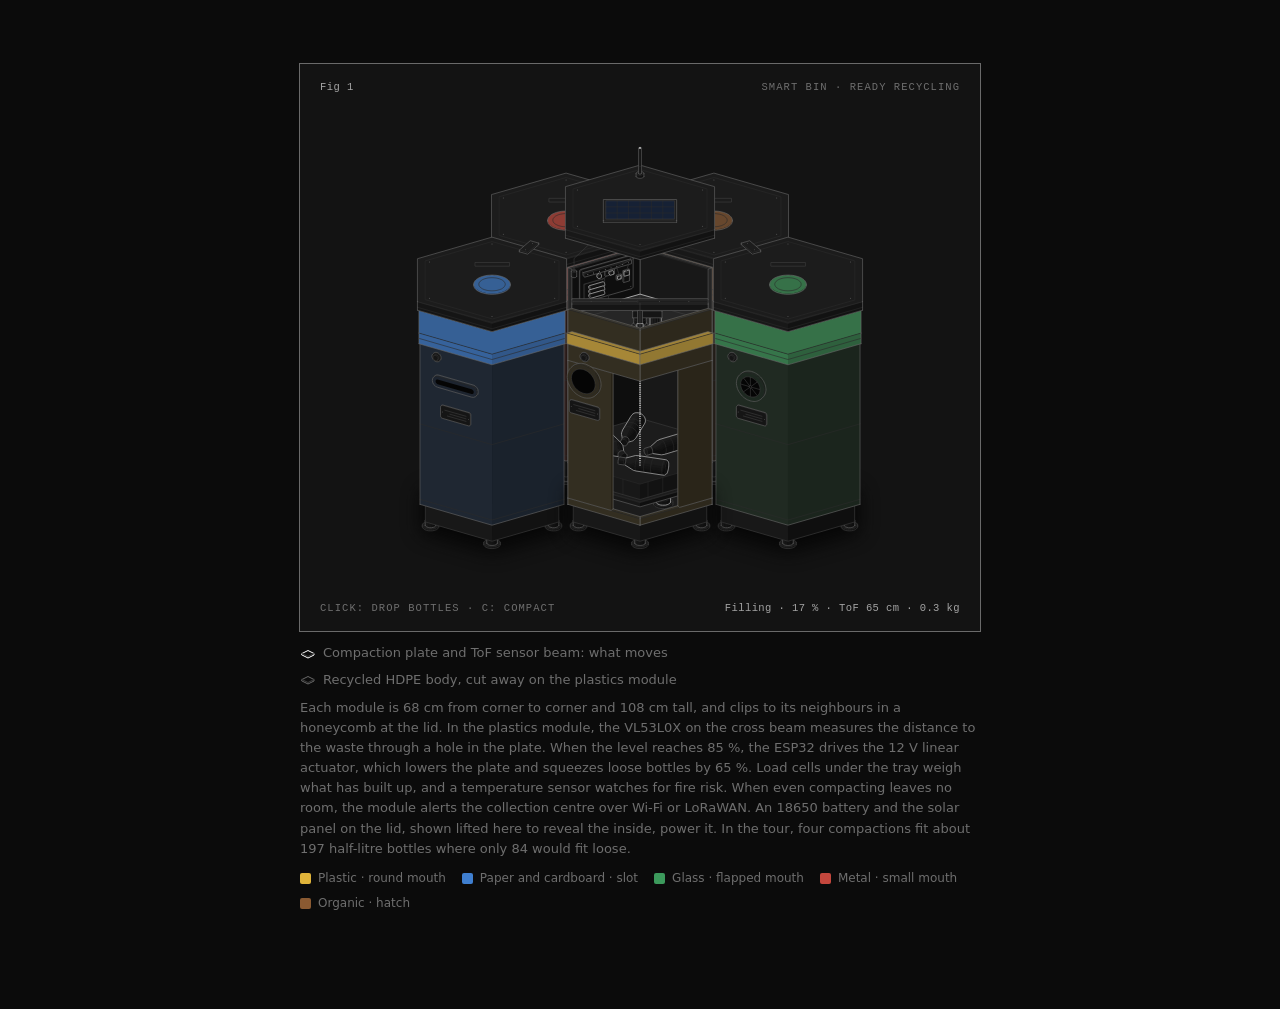
<file: figures/smart-bin.html>
<!doctype html><html lang="en"><head><meta charset="utf-8"><meta name="viewport" content="width=device-width, initial-scale=1"><title>Smart bin</title><style>
.iso{
  --anatomy-page:#0b0b0b;--anatomy-card:#131313;--anatomy-text:#a3a3a3;--anatomy-strong:#e6e6e6;--anatomy-muted:#6e6e6e;
  --anatomy-paper:#131313;--anatomy-face:#1b1b1b;--anatomy-top:#1c1c1c;
  --anatomy-shade-0:#0f0f0f;--anatomy-shade-1:#121212;--anatomy-shade-2:#151515;--anatomy-shade-3:#181818;
  --anatomy-lit-top:#262626;--anatomy-lit-shade:#1d1d1d;
  --anatomy-hi:#d4d4d4;--anatomy-mid:#6a6a6a;--anatomy-lo:#3e3e3e;--anatomy-faint:#2a2a2a;--anatomy-lit:#ffffff;
  --anatomy-halo:#050505;--anatomy-halo-opacity:.9;--anatomy-dot:#e6e6e6;
  --anatomy-red:#ff6b6b;--anatomy-green:#6be0a0;--anatomy-blue:#6b9bff;
  --anatomy-weight:.6px;--anatomy-ease:cubic-bezier(.32,.72,0,1);
  --anatomy-mono:ui-monospace,"SF Mono",Menlo,Consolas,monospace;
  --anatomy-lift:inset 0 1px 0 0 #ffffff0a,inset 0 0 0 1px #ffffff06,0 0 0 1px #00000026,0 1px 1px -.5px #00000014,0 3px 3px -1.5px #00000014,0 6px 6px -3px #00000014,0 12px 12px -6px #00000014;
}
.iso[data-theme="light"]{
  --anatomy-page:#f2f2ef;--anatomy-card:#fbfbfa;--anatomy-text:#57575a;--anatomy-strong:#18181a;--anatomy-muted:#8c8c90;
  --anatomy-paper:#fbfbfa;--anatomy-face:#ffffff;--anatomy-top:#ffffff;
  --anatomy-shade-0:#dcdcd9;--anatomy-shade-1:#e5e5e2;--anatomy-shade-2:#ededea;--anatomy-shade-3:#f4f4f1;
  --anatomy-lit-top:#ffffff;--anatomy-lit-shade:#eeeeeb;
  --anatomy-hi:#26262a;--anatomy-mid:#8a8a8f;--anatomy-lo:#b4b4b8;--anatomy-faint:#d4d4d6;--anatomy-lit:#000000;
  --anatomy-halo:#8a8a80;--anatomy-halo-opacity:.32;--anatomy-dot:#3a3a3e;
  --anatomy-red:#e5484d;--anatomy-green:#30a46c;--anatomy-blue:#3e63dd;
  --anatomy-lift:inset 0 1px 0 0 #ffffff,0 0 0 1px #0000000f,0 1px 1px -.5px #0000000a,0 3px 3px -1.5px #0000000a,0 6px 6px -3px #0000000a,0 12px 12px -6px #0000000a;
}
.iso-svg{display:block;width:100%;height:auto;overflow:visible}
.iso-svg path,.iso-svg circle{vector-effect:non-scaling-stroke}
.iso-fill{fill:var(--anatomy-paper);stroke:none}
.iso-solid[data-lit]>.iso-fill{fill:var(--anatomy-face)}
.iso-shade,.iso-top{stroke:none}
.iso-shade[data-shade="0"]{fill:var(--anatomy-shade-0)}
.iso-shade[data-shade="1"]{fill:var(--anatomy-shade-1)}
.iso-shade[data-shade="2"]{fill:var(--anatomy-shade-2)}
.iso-shade[data-shade="3"]{fill:var(--anatomy-shade-3)}
.iso-top{fill:var(--anatomy-top)}
.iso-solid[data-lit]>.iso-top{fill:var(--anatomy-lit-top)}
.iso-solid[data-lit]>.iso-shade{fill:var(--anatomy-lit-shade)}
.iso-solid[data-seamless]>.iso-shade,.iso-solid[data-seamless]>.iso-top{stroke-width:.4;stroke-linejoin:round}
.iso-solid[data-seamless]>.iso-shade[data-shade="0"]{stroke:var(--anatomy-shade-0)}
.iso-solid[data-seamless]>.iso-shade[data-shade="1"]{stroke:var(--anatomy-shade-1)}
.iso-solid[data-seamless]>.iso-shade[data-shade="2"]{stroke:var(--anatomy-shade-2)}
.iso-solid[data-seamless]>.iso-shade[data-shade="3"]{stroke:var(--anatomy-shade-3)}
.iso-solid[data-seamless]>.iso-top{stroke:var(--anatomy-top)}
.iso-solid[data-seamless][data-lit]>.iso-top{stroke:var(--anatomy-lit-top)}
.iso-solid[data-seamless][data-lit]>.iso-shade{stroke:var(--anatomy-lit-shade)}
.iso-solid[data-lit]>.iso-edge{stroke:var(--anatomy-lit)}
.iso-halo{fill:var(--anatomy-halo);stroke:none;filter:blur(9px);opacity:var(--anatomy-halo-opacity);transform:translateY(3px)}
.iso-line{fill:none;stroke:var(--anatomy-lo);stroke-width:var(--anatomy-weight);stroke-linecap:round;stroke-linejoin:round}
.iso-line[data-tone="hi"]{stroke:var(--anatomy-hi)}
.iso-line[data-tone="mid"]{stroke:var(--anatomy-mid)}
.iso-line[data-tone="lo"]{stroke:var(--anatomy-lo)}
.iso-line[data-tone="faint"]{stroke:var(--anatomy-faint)}
.iso-line[data-tone="lit"]{stroke:var(--anatomy-lit)}
.iso-line[data-tone="red"]{stroke:var(--anatomy-red)}
.iso-line[data-tone="green"]{stroke:var(--anatomy-green)}
.iso-line[data-tone="blue"]{stroke:var(--anatomy-blue)}
.iso-line[data-dotted]{stroke-dasharray:.01 3.5;stroke-width:1}
.iso-line[data-dashed]{stroke-dasharray:3 3}
.iso-line[data-flow]{stroke-dasharray:2 6}
.iso-wire-end{fill:var(--anatomy-paper);stroke:var(--anatomy-lo);stroke-width:var(--anatomy-weight)}
.iso-wire[data-tone="hi"] .iso-wire-end{stroke:var(--anatomy-hi)}
.iso-wire[data-tone="mid"] .iso-wire-end{stroke:var(--anatomy-mid)}
.iso-wire[data-tone="faint"] .iso-wire-end{stroke:var(--anatomy-faint)}
.iso-wire[data-tone="lit"] .iso-wire-end{stroke:var(--anatomy-lit)}
.iso-dots circle{fill:var(--anatomy-dot);stroke:none;opacity:.32}
.iso-dots[data-tone="hi"] circle{opacity:.85}
.iso-dots[data-tone="mid"] circle{opacity:.45}
.iso-dots[data-tone="lo"] circle{opacity:.22}
.iso-dots[data-tone="faint"] circle{opacity:.12}
.iso-face-text{fill:var(--anatomy-mid);font-family:var(--anatomy-mono);letter-spacing:.04em}
.iso-face-text[data-tone="hi"]{fill:var(--anatomy-hi)}
.iso-face-text[data-tone="lo"]{fill:var(--anatomy-lo)}
.iso-face-text[data-tone="faint"]{fill:var(--anatomy-faint)}
.tb-body{fill:var(--anatomy-shade-2);stroke:none}
.tb-shine{fill:var(--anatomy-top);stroke:none}
.tb-shade{fill:var(--anatomy-shade-0);stroke:none}
.tb-ring{fill:none;stroke:var(--anatomy-lo);stroke-width:.45;stroke-linecap:butt;stroke-linejoin:round}
.tb-ring[data-tone="mid"]{stroke:var(--anatomy-mid)}
.tb-ring[data-tone="faint"]{stroke:var(--anatomy-faint)}
.tb-ring[data-tone="hi"]{stroke:var(--anatomy-hi)}
@keyframes iso-flow{to{stroke-dashoffset:-32}}
@keyframes iso-pulse{0%,100%{opacity:.18}12%{opacity:1}40%{opacity:.18}}
.iso-line[data-flow]{animation:iso-flow 1600ms linear infinite}
.iso-dots circle[data-pulse]{animation:iso-pulse 1600ms steps(1,end) infinite;animation-delay:var(--pulse-at,0ms)}
.iso-figure{margin:32px 0 36px}
.iso-plate{position:relative;padding:52px 24px;border-radius:0;background:var(--anatomy-card);box-shadow:0 0 0 1px var(--anatomy-mid);--anatomy-paper:var(--anatomy-card)}
.iso-plate-corners{position:absolute;inset:18px 20px;pointer-events:none}
.iso-plate-corner{position:absolute;color:var(--anatomy-muted);font-family:var(--anatomy-mono);font-size:10.5px;line-height:1;letter-spacing:.04em;white-space:nowrap}
.iso-plate-corner[data-corner="fig"]{top:0;left:0;color:var(--anatomy-text)}
.iso-plate-corner[data-corner="title"]{top:0;right:0;text-transform:uppercase;letter-spacing:.1em}
.iso-plate-corner[data-corner="hint"]{bottom:0;left:0;text-transform:uppercase;letter-spacing:.1em}
.iso-plate-corner[data-corner="readout"]{right:0;bottom:0;color:var(--anatomy-text);font-variant-numeric:tabular-nums}
.iso-plate .iso-svg{margin:0 auto}
.iso-legend{display:grid;gap:8px;margin-top:12px;color:var(--anatomy-muted);font-size:13px;line-height:1.55}
.iso-keys{display:flex;flex-wrap:wrap;gap:6px 18px}
.iso-key{display:inline-flex;align-items:center;gap:7px}
.iso-swatch{width:16px;height:10px;flex:none;overflow:visible}
.iso-swatch path{fill:none;stroke:var(--anatomy-hi);stroke-width:1;vector-effect:non-scaling-stroke;stroke-linejoin:round;stroke-linecap:round}
.iso-swatch[data-mark="raised"] path,.iso-swatch[data-mark="flat"] path{stroke:var(--anatomy-mid)}
.iso-swatch[data-mark="lit"] path{stroke:var(--anatomy-lit)}
.iso-swatch[data-mark="dim"] path{stroke:var(--anatomy-lo)}
.iso-swatch[data-mark="dotted"] path{stroke-dasharray:.01 3;stroke-width:1.4}
.iso-swatch[data-mark="dashed"] path{stroke-dasharray:3 2.5}
.iso-swatch[data-mark="red"] path{stroke:var(--anatomy-red)}
.iso-swatch[data-mark="green"] path{stroke:var(--anatomy-green)}
.iso-swatch[data-mark="blue"] path{stroke:var(--anatomy-blue)}
.iso-swatch-crease{stroke:var(--anatomy-lo)!important}
@media (max-width:560px){.iso-plate{padding:48px 12px 70px}.iso-plate-corner[data-corner="hint"]{bottom:18px}}
@media (prefers-reduced-motion:reduce){.iso-line[data-flow],.iso-dots circle[data-pulse]{animation:none}}

*{box-sizing:border-box}
html{color-scheme:dark}
body[data-theme="light"]{color-scheme:light}
body{margin:0;background:var(--anatomy-page);color:var(--anatomy-text);font:14px/1.6 ui-sans-serif,system-ui,-apple-system,"Segoe UI",sans-serif;-webkit-font-smoothing:antialiased}
.iso-page{width:min(680px,100% - 32px);margin:64px auto 96px}

.iso{--k-s0:var(--anatomy-shade-0);--k-s1:var(--anatomy-shade-1);--k-s2:var(--anatomy-shade-2);--k-s3:var(--anatomy-shade-3);--k-top:var(--anatomy-top);
  --zf-plastico:#e0b43a;--zf-papel:#3f7fd0;--zf-vidrio:#3c9a5c;--zf-metal:#c4473d;--zf-organico:#8a5a32;--zf-hole:#050505;--zf-cell:#16233a;--zf-alert:#ff4a3d}
.iso[data-theme="light"]{--zf-plastico:#d9a521;--zf-papel:#2f6fc4;--zf-vidrio:#2f8a4e;--zf-metal:#b83a30;--zf-organico:#7d4f2a;--zf-hole:#2c2c30;--zf-cell:#3a4f72;--zf-alert:#e2251a}
.zf-tint{--anatomy-shade-0:color-mix(in oklab,var(--cat) 16%,var(--k-s0));--anatomy-shade-1:color-mix(in oklab,var(--cat) 16%,var(--k-s1));--anatomy-shade-2:color-mix(in oklab,var(--cat) 16%,var(--k-s2));--anatomy-shade-3:color-mix(in oklab,var(--cat) 16%,var(--k-s3));--anatomy-top:color-mix(in oklab,var(--cat) 14%,var(--k-top))}
.zf-band{--anatomy-shade-0:color-mix(in oklab,var(--cat) 62%,var(--k-s0));--anatomy-shade-1:color-mix(in oklab,var(--cat) 66%,var(--k-s1));--anatomy-shade-2:color-mix(in oklab,var(--cat) 70%,var(--k-s2));--anatomy-shade-3:color-mix(in oklab,var(--cat) 74%,var(--k-s3));--anatomy-top:color-mix(in oklab,var(--cat) 70%,var(--k-top))}
.iso[data-theme="light"] .zf-cavity{--anatomy-shade-0:#d2d2d0;--anatomy-shade-1:#d8d8d6;--anatomy-shade-2:#dddddb;--anatomy-shade-3:#e2e2e0;--anatomy-top:#e6e6e4}
.iso:not([data-theme="light"]) .zf-cavity{--anatomy-shade-0:#0e0e0e;--anatomy-shade-1:#121212;--anatomy-shade-2:#151515;--anatomy-shade-3:#181818;--anatomy-top:#1b1b1b}
.zf-hole{fill:var(--zf-hole);stroke:none}
.zf-cell{fill:var(--zf-cell);stroke:none;opacity:.85}
.zf-beam{stroke-dasharray:.01 2.2;stroke-width:1.3;stroke-linecap:round}
.zf-led .iso-top,.zf-led .iso-shade{transition:fill .4s}
.zf-led[data-on] .iso-top,.zf-led[data-on] .iso-shade,.zf-led[data-on] .iso-fill{fill:var(--zf-alert)}
.zf-led[data-on] .iso-edge{stroke:var(--zf-alert)}
.zf-ring[data-on] .iso-line{stroke:var(--zf-alert);stroke-width:1.4}
[data-part="ant"][data-on] circle{fill:var(--zf-alert);stroke:var(--zf-alert)}
.zf-chips{display:flex;flex-wrap:wrap;gap:6px 16px;margin-top:10px;font:inherit;font-size:12px;color:var(--anatomy-muted)}
.zf-chip{display:inline-flex;align-items:center;gap:7px}
.zf-chip i{width:11px;height:11px;border-radius:2px;background:var(--c);display:inline-block}
</style></head><body class="iso" data-theme="dark"><main class="iso-page"><figure class="iso-figure"><div class="iso-plate"><div class="iso-plate-corners" aria-hidden="true"><span class="iso-plate-corner" data-corner="fig">Fig 1</span><span class="iso-plate-corner" data-corner="title">Smart bin · Ready Recycling</span><span class="iso-plate-corner" data-corner="hint">Click: drop bottles · C: compact</span><span class="iso-plate-corner" data-corner="readout" data-readout>Filling · 0 % · ToF 72 cm · 0.0 kg</span></div><div class="iso-stage" tabindex="0" role="button" aria-label="Smart bin: Enter or click drops bottles, C compacts"><svg xmlns="http://www.w3.org/2000/svg" class="iso-svg" viewBox="0 0 600 440" role="img" aria-label="Five hexagonal bins of recycled plastic joined in a honeycomb, one per kind of waste. The plastics bin is cut open: inside are the compaction plate hanging from a linear actuator, the distance sensor that measures the fill level, the tray on three load cells, the board with the ESP32, the radio and the battery, and on the lid the solar panel and the antenna."><path class="iso-halo" d="M161.4 292.4L229.8 272.6L298.1 292.4L298.1 332L229.8 351.8L161.4 332Z"/><g class="iso-solid"><path class="iso-fill" d="M221.9 277L222.1 276L222.9 275L224.2 274.2L225.8 273.6L227.7 273.2L229.8 273.1L231.8 273.2L233.7 273.6L235.3 274.2L236.6 275L237.4 276L237.7 277L237.7 278.6L237.4 279.6L236.6 280.6L235.3 281.4L233.7 282L231.8 282.4L229.8 282.6L227.7 282.4L225.8 282L224.2 281.4L222.9 280.6L222.1 279.6L221.9 278.6Z"/><path class="iso-shade" data-shade="0" d="M235.3 281.4L233.7 282L233.7 280.4L235.3 279.8ZM237.7 278.6L237.4 279.6L237.4 278L237.7 277ZM237.4 279.6L236.6 280.6L236.6 279L237.4 278ZM236.6 280.6L235.3 281.4L235.3 279.8L236.6 279Z"/><path class="iso-shade" data-shade="1" d="M233.7 282L231.8 282.4L231.8 280.8L233.7 280.4ZM231.8 282.4L229.8 282.6L229.8 281L231.8 280.8Z"/><path class="iso-shade" data-shade="2" d="M229.8 282.6L227.7 282.4L227.7 280.8L229.8 281ZM227.7 282.4L225.8 282L225.8 280.4L227.7 280.8Z"/><path class="iso-shade" data-shade="3" d="M225.8 282L224.2 281.4L224.2 279.8L225.8 280.4ZM224.2 281.4L222.9 280.6L222.9 279L224.2 279.8ZM222.9 280.6L222.1 279.6L222.1 278L222.9 279ZM222.1 279.6L221.9 278.6L221.9 277L222.1 278Z"/><path class="iso-top" d="M235.3 279.8L233.7 280.4L231.8 280.8L229.8 281L227.7 280.8L225.8 280.4L224.2 279.8L222.9 279L222.1 278L221.9 277L222.1 276L222.9 275L224.2 274.2L225.8 273.6L227.7 273.2L229.8 273.1L231.8 273.2L233.7 273.6L235.3 274.2L236.6 275L237.4 276L237.7 277L237.4 278L236.6 279Z"/><path class="iso-line iso-crease" data-tone="faint" d="M237.7 277L237.4 278L236.6 279L235.3 279.8L233.7 280.4L231.8 280.8L229.8 281L227.7 280.8L225.8 280.4L224.2 279.8L222.9 279L222.1 278L221.9 277"/><path class="iso-line iso-edge" data-tone="lo" d="M221.9 277L222.1 276L222.9 275L224.2 274.2L225.8 273.6L227.7 273.2L229.8 273.1L231.8 273.2L233.7 273.6L235.3 274.2L236.6 275L237.4 276L237.7 277M237.7 278.6L237.4 279.6L236.6 280.6L235.3 281.4L233.7 282L231.8 282.4L229.8 282.6L227.7 282.4L225.8 282L224.2 281.4L222.9 280.6L222.1 279.6L221.9 278.6M221.9 277L221.9 278.6M237.7 277L237.7 278.6"/></g><g class="iso-solid"><path class="iso-fill" d="M224.7 272.2L225.2 271.4L226.1 270.8L227.4 270.3L229 270.1L230.6 270.1L232.1 270.3L233.4 270.8L234.3 271.4L234.8 272.2L234.8 277.4L234.3 278.2L233.4 278.8L232.1 279.3L230.6 279.5L229 279.5L227.4 279.3L226.1 278.8L225.2 278.2L224.7 277.4Z"/><path class="iso-shade" data-shade="0" d="M233.4 278.8L232.1 279.3L232.1 274.9L233.4 274.4ZM234.8 277.4L234.3 278.2L234.3 273.7L234.8 273ZM234.3 278.2L233.4 278.8L233.4 274.4L234.3 273.7Z"/><path class="iso-shade" data-shade="1" d="M232.1 279.3L230.6 279.5L230.6 275.1L232.1 274.9ZM230.6 279.5L229 279.5L229 275.1L230.6 275.1Z"/><path class="iso-shade" data-shade="2" d="M229 279.5L227.4 279.3L227.4 274.9L229 275.1Z"/><path class="iso-shade" data-shade="3" d="M227.4 279.3L226.1 278.8L226.1 274.4L227.4 274.9ZM226.1 278.8L225.2 278.2L225.2 273.7L226.1 274.4ZM225.2 278.2L224.7 277.4L224.7 273L225.2 273.7Z"/><path class="iso-top" d="M233.4 274.4L232.1 274.9L230.6 275.1L229 275.1L227.4 274.9L226.1 274.4L225.2 273.7L224.7 273L224.7 272.2L225.2 271.4L226.1 270.8L227.4 270.3L229 270.1L230.6 270.1L232.1 270.3L233.4 270.8L234.3 271.4L234.8 272.2L234.8 273L234.3 273.7Z"/><path class="iso-line iso-edge" data-tone="mid" d="M224.7 273L224.7 272.2L225.2 271.4L226.1 270.8L227.4 270.3L229 270.1L230.6 270.1L232.1 270.3L233.4 270.8L234.3 271.4L234.8 272.2L234.8 273M234.8 277.4L234.3 278.2L233.4 278.8L232.1 279.3L230.6 279.5L229 279.5L227.4 279.3L226.1 278.8L225.2 278.2L224.7 277.4M224.7 273L224.7 277.4M234.8 273L234.8 277.4"/></g><g class="iso-solid"><path class="iso-fill" d="M163.5 293.8L163.8 292.8L164.6 291.9L165.8 291.1L167.5 290.4L169.4 290L171.4 289.9L173.5 290L175.4 290.4L177 291.1L178.3 291.9L179.1 292.8L179.3 293.8L179.3 295.5L179.1 296.5L178.3 297.4L177 298.2L175.4 298.9L173.5 299.3L171.4 299.4L169.4 299.3L167.5 298.9L165.8 298.2L164.6 297.4L163.8 296.5L163.5 295.5Z"/><path class="iso-shade" data-shade="0" d="M177 298.2L175.4 298.9L175.4 297.3L177 296.6ZM179.3 295.5L179.1 296.5L179.1 294.9L179.3 293.8ZM179.1 296.5L178.3 297.4L178.3 295.8L179.1 294.9ZM178.3 297.4L177 298.2L177 296.6L178.3 295.8Z"/><path class="iso-shade" data-shade="1" d="M175.4 298.9L173.5 299.3L173.5 297.7L175.4 297.3ZM173.5 299.3L171.4 299.4L171.4 297.8L173.5 297.7Z"/><path class="iso-shade" data-shade="2" d="M171.4 299.4L169.4 299.3L169.4 297.7L171.4 297.8ZM169.4 299.3L167.5 298.9L167.5 297.3L169.4 297.7Z"/><path class="iso-shade" data-shade="3" d="M167.5 298.9L165.8 298.2L165.8 296.6L167.5 297.3ZM165.8 298.2L164.6 297.4L164.6 295.8L165.8 296.6ZM164.6 297.4L163.8 296.5L163.8 294.9L164.6 295.8ZM163.8 296.5L163.5 295.5L163.5 293.8L163.8 294.9Z"/><path class="iso-top" d="M177 296.6L175.4 297.3L173.5 297.7L171.4 297.8L169.4 297.7L167.5 297.3L165.8 296.6L164.6 295.8L163.8 294.9L163.5 293.8L163.8 292.8L164.6 291.9L165.8 291.1L167.5 290.4L169.4 290L171.4 289.9L173.5 290L175.4 290.4L177 291.1L178.3 291.9L179.1 292.8L179.3 293.8L179.1 294.9L178.3 295.8Z"/><path class="iso-line iso-crease" data-tone="faint" d="M179.3 293.8L179.1 294.9L178.3 295.8L177 296.6L175.4 297.3L173.5 297.7L171.4 297.8L169.4 297.7L167.5 297.3L165.8 296.6L164.6 295.8L163.8 294.9L163.5 293.8"/><path class="iso-line iso-edge" data-tone="lo" d="M163.5 293.8L163.8 292.8L164.6 291.9L165.8 291.1L167.5 290.4L169.4 290L171.4 289.9L173.5 290L175.4 290.4L177 291.1L178.3 291.9L179.1 292.8L179.3 293.8M179.3 295.5L179.1 296.5L178.3 297.4L177 298.2L175.4 298.9L173.5 299.3L171.4 299.4L169.4 299.3L167.5 298.9L165.8 298.2L164.6 297.4L163.8 296.5L163.5 295.5M163.5 293.8L163.5 295.5M179.3 293.8L179.3 295.5"/></g><g class="iso-solid"><path class="iso-fill" d="M166.4 289L166.9 288.3L167.8 287.6L169.1 287.1L170.6 286.9L172.2 286.9L173.8 287.1L175 287.6L176 288.3L176.5 289L176.5 294.2L176 295L175 295.7L173.8 296.1L172.2 296.4L170.6 296.4L169.1 296.1L167.8 295.7L166.9 295L166.4 294.2Z"/><path class="iso-shade" data-shade="0" d="M175 295.7L173.8 296.1L173.8 291.7L175 291.2ZM176.5 294.2L176 295L176 290.6L176.5 289.8ZM176 295L175 295.7L175 291.2L176 290.6Z"/><path class="iso-shade" data-shade="1" d="M173.8 296.1L172.2 296.4L172.2 291.9L173.8 291.7ZM172.2 296.4L170.6 296.4L170.6 291.9L172.2 291.9Z"/><path class="iso-shade" data-shade="2" d="M170.6 296.4L169.1 296.1L169.1 291.7L170.6 291.9Z"/><path class="iso-shade" data-shade="3" d="M169.1 296.1L167.8 295.7L167.8 291.2L169.1 291.7ZM167.8 295.7L166.9 295L166.9 290.6L167.8 291.2ZM166.9 295L166.4 294.2L166.4 289.8L166.9 290.6Z"/><path class="iso-top" d="M175 291.2L173.8 291.7L172.2 291.9L170.6 291.9L169.1 291.7L167.8 291.2L166.9 290.6L166.4 289.8L166.4 289L166.9 288.3L167.8 287.6L169.1 287.1L170.6 286.9L172.2 286.9L173.8 287.1L175 287.6L176 288.3L176.5 289L176.5 289.8L176 290.6Z"/><path class="iso-line iso-edge" data-tone="mid" d="M166.4 289.8L166.4 289L166.9 288.3L167.8 287.6L169.1 287.1L170.6 286.9L172.2 286.9L173.8 287.1L175 287.6L176 288.3L176.5 289L176.5 289.8M176.5 294.2L176 295L175 295.7L173.8 296.1L172.2 296.4L170.6 296.4L169.1 296.1L167.8 295.7L166.9 295L166.4 294.2M166.4 289.8L166.4 294.2M176.5 289.8L176.5 294.2"/></g><g class="iso-solid"><path class="iso-fill" d="M280.2 293.8L280.5 292.8L281.2 291.9L282.5 291.1L284.1 290.4L286 290L288.1 289.9L290.1 290L292 290.4L293.7 291.1L294.9 291.9L295.7 292.8L296 293.8L296 295.5L295.7 296.5L294.9 297.4L293.7 298.2L292 298.9L290.1 299.3L288.1 299.4L286 299.3L284.1 298.9L282.5 298.2L281.2 297.4L280.5 296.5L280.2 295.5Z"/><path class="iso-shade" data-shade="0" d="M293.7 298.2L292 298.9L292 297.3L293.7 296.6ZM296 295.5L295.7 296.5L295.7 294.9L296 293.8ZM295.7 296.5L294.9 297.4L294.9 295.8L295.7 294.9ZM294.9 297.4L293.7 298.2L293.7 296.6L294.9 295.8Z"/><path class="iso-shade" data-shade="1" d="M292 298.9L290.1 299.3L290.1 297.7L292 297.3ZM290.1 299.3L288.1 299.4L288.1 297.8L290.1 297.7Z"/><path class="iso-shade" data-shade="2" d="M288.1 299.4L286 299.3L286 297.7L288.1 297.8ZM286 299.3L284.1 298.9L284.1 297.3L286 297.7Z"/><path class="iso-shade" data-shade="3" d="M284.1 298.9L282.5 298.2L282.5 296.6L284.1 297.3ZM282.5 298.2L281.2 297.4L281.2 295.8L282.5 296.6ZM281.2 297.4L280.5 296.5L280.5 294.9L281.2 295.8ZM280.5 296.5L280.2 295.5L280.2 293.8L280.5 294.9Z"/><path class="iso-top" d="M293.7 296.6L292 297.3L290.1 297.7L288.1 297.8L286 297.7L284.1 297.3L282.5 296.6L281.2 295.8L280.5 294.9L280.2 293.8L280.5 292.8L281.2 291.9L282.5 291.1L284.1 290.4L286 290L288.1 289.9L290.1 290L292 290.4L293.7 291.1L294.9 291.9L295.7 292.8L296 293.8L295.7 294.9L294.9 295.8Z"/><path class="iso-line iso-crease" data-tone="faint" d="M296 293.8L295.7 294.9L294.9 295.8L293.7 296.6L292 297.3L290.1 297.7L288.1 297.8L286 297.7L284.1 297.3L282.5 296.6L281.2 295.8L280.5 294.9L280.2 293.8"/><path class="iso-line iso-edge" data-tone="lo" d="M280.2 293.8L280.5 292.8L281.2 291.9L282.5 291.1L284.1 290.4L286 290L288.1 289.9L290.1 290L292 290.4L293.7 291.1L294.9 291.9L295.7 292.8L296 293.8M296 295.5L295.7 296.5L294.9 297.4L293.7 298.2L292 298.9L290.1 299.3L288.1 299.4L286 299.3L284.1 298.9L282.5 298.2L281.2 297.4L280.5 296.5L280.2 295.5M280.2 293.8L280.2 295.5M296 293.8L296 295.5"/></g><g class="iso-solid"><path class="iso-fill" d="M283 289L283.5 288.3L284.5 287.6L285.8 287.1L287.3 286.9L288.9 286.9L290.4 287.1L291.7 287.6L292.6 288.3L293.1 289L293.1 294.2L292.6 295L291.7 295.7L290.4 296.1L288.9 296.4L287.3 296.4L285.8 296.1L284.5 295.7L283.5 295L283 294.2Z"/><path class="iso-shade" data-shade="0" d="M291.7 295.7L290.4 296.1L290.4 291.7L291.7 291.2ZM293.1 294.2L292.6 295L292.6 290.6L293.1 289.8ZM292.6 295L291.7 295.7L291.7 291.2L292.6 290.6Z"/><path class="iso-shade" data-shade="1" d="M290.4 296.1L288.9 296.4L288.9 291.9L290.4 291.7Z"/><path class="iso-shade" data-shade="2" d="M288.9 296.4L287.3 296.4L287.3 291.9L288.9 291.9ZM287.3 296.4L285.8 296.1L285.8 291.7L287.3 291.9Z"/><path class="iso-shade" data-shade="3" d="M285.8 296.1L284.5 295.7L284.5 291.2L285.8 291.7ZM284.5 295.7L283.5 295L283.5 290.6L284.5 291.2ZM283.5 295L283 294.2L283 289.8L283.5 290.6Z"/><path class="iso-top" d="M291.7 291.2L290.4 291.7L288.9 291.9L287.3 291.9L285.8 291.7L284.5 291.2L283.5 290.6L283 289.8L283 289L283.5 288.3L284.5 287.6L285.8 287.1L287.3 286.9L288.9 286.9L290.4 287.1L291.7 287.6L292.6 288.3L293.1 289L293.1 289.8L292.6 290.6Z"/><path class="iso-line iso-edge" data-tone="mid" d="M283 289.8L283 289L283.5 288.3L284.5 287.6L285.8 287.1L287.3 286.9L288.9 286.9L290.4 287.1L291.7 287.6L292.6 288.3L293.1 289L293.1 289.8M293.1 294.2L292.6 295L291.7 295.7L290.4 296.1L288.9 296.4L287.3 296.4L285.8 296.1L284.5 295.7L283.5 295L283 294.2M283 289.8L283 294.2M293.1 289.8L293.1 294.2"/></g><g class="iso-solid"><path class="iso-fill" d="M163.5 327.5L163.8 326.5L164.6 325.5L165.8 324.7L167.5 324.1L169.4 323.7L171.4 323.6L173.5 323.7L175.4 324.1L177 324.7L178.3 325.5L179.1 326.5L179.3 327.5L179.3 329.1L179.1 330.2L178.3 331.1L177 331.9L175.4 332.6L173.5 332.9L171.4 333.1L169.4 332.9L167.5 332.6L165.8 331.9L164.6 331.1L163.8 330.2L163.5 329.1Z"/><path class="iso-shade" data-shade="0" d="M177 331.9L175.4 332.6L175.4 330.9L177 330.3ZM179.3 329.1L179.1 330.2L179.1 328.5L179.3 327.5ZM179.1 330.2L178.3 331.1L178.3 329.5L179.1 328.5ZM178.3 331.1L177 331.9L177 330.3L178.3 329.5Z"/><path class="iso-shade" data-shade="1" d="M175.4 332.6L173.5 332.9L173.5 331.3L175.4 330.9ZM173.5 332.9L171.4 333.1L171.4 331.5L173.5 331.3Z"/><path class="iso-shade" data-shade="2" d="M171.4 333.1L169.4 332.9L169.4 331.3L171.4 331.5ZM169.4 332.9L167.5 332.6L167.5 330.9L169.4 331.3Z"/><path class="iso-shade" data-shade="3" d="M167.5 332.6L165.8 331.9L165.8 330.3L167.5 330.9ZM165.8 331.9L164.6 331.1L164.6 329.5L165.8 330.3ZM164.6 331.1L163.8 330.2L163.8 328.5L164.6 329.5ZM163.8 330.2L163.5 329.1L163.5 327.5L163.8 328.5Z"/><path class="iso-top" d="M177 330.3L175.4 330.9L173.5 331.3L171.4 331.5L169.4 331.3L167.5 330.9L165.8 330.3L164.6 329.5L163.8 328.5L163.5 327.5L163.8 326.5L164.6 325.5L165.8 324.7L167.5 324.1L169.4 323.7L171.4 323.6L173.5 323.7L175.4 324.1L177 324.7L178.3 325.5L179.1 326.5L179.3 327.5L179.1 328.5L178.3 329.5Z"/><path class="iso-line iso-crease" data-tone="faint" d="M179.3 327.5L179.1 328.5L178.3 329.5L177 330.3L175.4 330.9L173.5 331.3L171.4 331.5L169.4 331.3L167.5 330.9L165.8 330.3L164.6 329.5L163.8 328.5L163.5 327.5"/><path class="iso-line iso-edge" data-tone="lo" d="M163.5 327.5L163.8 326.5L164.6 325.5L165.8 324.7L167.5 324.1L169.4 323.7L171.4 323.6L173.5 323.7L175.4 324.1L177 324.7L178.3 325.5L179.1 326.5L179.3 327.5M179.3 329.1L179.1 330.2L178.3 331.1L177 331.9L175.4 332.6L173.5 332.9L171.4 333.1L169.4 332.9L167.5 332.6L165.8 331.9L164.6 331.1L163.8 330.2L163.5 329.1M163.5 327.5L163.5 329.1M179.3 327.5L179.3 329.1"/></g><g class="iso-solid"><path class="iso-fill" d="M166.4 323.5L166.4 322.7L166.9 321.9L167.8 321.3L169.1 320.8L170.6 320.6L172.2 320.6L173.8 320.8L175 321.3L176 321.9L176.5 322.7L176.5 327.9L176 328.7L175 329.3L173.8 329.8L172.2 330L170.6 330L169.1 329.8L167.8 329.3L166.9 328.7L166.4 327.9Z"/><path class="iso-shade" data-shade="0" d="M175 329.3L173.8 329.8L173.8 325.4L175 324.9ZM176.5 327.9L176 328.7L176 324.3L176.5 323.5ZM176 328.7L175 329.3L175 324.9L176 324.3Z"/><path class="iso-shade" data-shade="1" d="M173.8 329.8L172.2 330L172.2 325.6L173.8 325.4ZM172.2 330L170.6 330L170.6 325.6L172.2 325.6Z"/><path class="iso-shade" data-shade="2" d="M170.6 330L169.1 329.8L169.1 325.4L170.6 325.6Z"/><path class="iso-shade" data-shade="3" d="M169.1 329.8L167.8 329.3L167.8 324.9L169.1 325.4ZM167.8 329.3L166.9 328.7L166.9 324.3L167.8 324.9ZM166.9 328.7L166.4 327.9L166.4 323.5L166.9 324.3Z"/><path class="iso-top" d="M175 324.9L173.8 325.4L172.2 325.6L170.6 325.6L169.1 325.4L167.8 324.9L166.9 324.3L166.4 323.5L166.4 322.7L166.9 321.9L167.8 321.3L169.1 320.8L170.6 320.6L172.2 320.6L173.8 320.8L175 321.3L176 321.9L176.5 322.7L176.5 323.5L176 324.3Z"/><path class="iso-line iso-edge" data-tone="mid" d="M166.4 323.5L166.4 322.7L166.9 321.9L167.8 321.3L169.1 320.8L170.6 320.6L172.2 320.6L173.8 320.8L175 321.3L176 321.9L176.5 322.7L176.5 323.5M176.5 327.9L176 328.7L175 329.3L173.8 329.8L172.2 330L170.6 330L169.1 329.8L167.8 329.3L166.9 328.7L166.4 327.9M166.4 323.5L166.4 327.9M176.5 323.5L176.5 327.9"/></g><g class="iso-solid"><path class="iso-fill" d="M280.2 327.5L280.5 326.5L281.2 325.5L282.5 324.7L284.1 324.1L286 323.7L288.1 323.6L290.1 323.7L292 324.1L293.7 324.7L294.9 325.5L295.7 326.5L296 327.5L296 329.1L295.7 330.2L294.9 331.1L293.7 331.9L292 332.6L290.1 332.9L288.1 333.1L286 332.9L284.1 332.6L282.5 331.9L281.2 331.1L280.5 330.2L280.2 329.1Z"/><path class="iso-shade" data-shade="0" d="M293.7 331.9L292 332.6L292 330.9L293.7 330.3ZM296 329.1L295.7 330.2L295.7 328.5L296 327.5ZM295.7 330.2L294.9 331.1L294.9 329.5L295.7 328.5ZM294.9 331.1L293.7 331.9L293.7 330.3L294.9 329.5Z"/><path class="iso-shade" data-shade="1" d="M292 332.6L290.1 332.9L290.1 331.3L292 330.9ZM290.1 332.9L288.1 333.1L288.1 331.5L290.1 331.3Z"/><path class="iso-shade" data-shade="2" d="M288.1 333.1L286 332.9L286 331.3L288.1 331.5ZM286 332.9L284.1 332.6L284.1 330.9L286 331.3Z"/><path class="iso-shade" data-shade="3" d="M284.1 332.6L282.5 331.9L282.5 330.3L284.1 330.9ZM282.5 331.9L281.2 331.1L281.2 329.5L282.5 330.3ZM281.2 331.1L280.5 330.2L280.5 328.5L281.2 329.5ZM280.5 330.2L280.2 329.1L280.2 327.5L280.5 328.5Z"/><path class="iso-top" d="M293.7 330.3L292 330.9L290.1 331.3L288.1 331.5L286 331.3L284.1 330.9L282.5 330.3L281.2 329.5L280.5 328.5L280.2 327.5L280.5 326.5L281.2 325.5L282.5 324.7L284.1 324.1L286 323.7L288.1 323.6L290.1 323.7L292 324.1L293.7 324.7L294.9 325.5L295.7 326.5L296 327.5L295.7 328.5L294.9 329.5Z"/><path class="iso-line iso-crease" data-tone="faint" d="M296 327.5L295.7 328.5L294.9 329.5L293.7 330.3L292 330.9L290.1 331.3L288.1 331.5L286 331.3L284.1 330.9L282.5 330.3L281.2 329.5L280.5 328.5L280.2 327.5"/><path class="iso-line iso-edge" data-tone="lo" d="M280.2 327.5L280.5 326.5L281.2 325.5L282.5 324.7L284.1 324.1L286 323.7L288.1 323.6L290.1 323.7L292 324.1L293.7 324.7L294.9 325.5L295.7 326.5L296 327.5M296 329.1L295.7 330.2L294.9 331.1L293.7 331.9L292 332.6L290.1 332.9L288.1 333.1L286 332.9L284.1 332.6L282.5 331.9L281.2 331.1L280.5 330.2L280.2 329.1M280.2 327.5L280.2 329.1M296 327.5L296 329.1"/></g><g class="iso-solid"><path class="iso-fill" d="M283 322.7L283.5 321.9L284.5 321.3L285.8 320.8L287.3 320.6L288.9 320.6L290.4 320.8L291.7 321.3L292.6 321.9L293.1 322.7L293.1 327.9L292.6 328.7L291.7 329.3L290.4 329.8L288.9 330L287.3 330L285.8 329.8L284.5 329.3L283.5 328.7L283 327.9Z"/><path class="iso-shade" data-shade="0" d="M291.7 329.3L290.4 329.8L290.4 325.4L291.7 324.9ZM293.1 327.9L292.6 328.7L292.6 324.3L293.1 323.5ZM292.6 328.7L291.7 329.3L291.7 324.9L292.6 324.3Z"/><path class="iso-shade" data-shade="1" d="M290.4 329.8L288.9 330L288.9 325.6L290.4 325.4Z"/><path class="iso-shade" data-shade="2" d="M288.9 330L287.3 330L287.3 325.6L288.9 325.6ZM287.3 330L285.8 329.8L285.8 325.4L287.3 325.6Z"/><path class="iso-shade" data-shade="3" d="M285.8 329.8L284.5 329.3L284.5 324.9L285.8 325.4ZM284.5 329.3L283.5 328.7L283.5 324.3L284.5 324.9ZM283.5 328.7L283 327.9L283 323.5L283.5 324.3Z"/><path class="iso-top" d="M291.7 324.9L290.4 325.4L288.9 325.6L287.3 325.6L285.8 325.4L284.5 324.9L283.5 324.3L283 323.5L283 322.7L283.5 321.9L284.5 321.3L285.8 320.8L287.3 320.6L288.9 320.6L290.4 320.8L291.7 321.3L292.6 321.9L293.1 322.7L293.1 323.5L292.6 324.3Z"/><path class="iso-line iso-edge" data-tone="mid" d="M283 323.5L283 322.7L283.5 321.9L284.5 321.3L285.8 320.8L287.3 320.6L288.9 320.6L290.4 320.8L291.7 321.3L292.6 321.9L293.1 322.7L293.1 323.5M293.1 327.9L292.6 328.7L291.7 329.3L290.4 329.8L288.9 330L287.3 330L285.8 329.8L284.5 329.3L283.5 328.7L283 327.9M283 323.5L283 327.9M293.1 323.5L293.1 327.9"/></g><g class="iso-solid"><path class="iso-fill" d="M221.9 344.4L222.1 343.3L222.9 342.4L224.2 341.6L225.8 340.9L227.7 340.5L229.8 340.4L231.8 340.5L233.7 340.9L235.3 341.6L236.6 342.4L237.4 343.3L237.7 344.4L237.7 346L237.4 347L236.6 347.9L235.3 348.8L233.7 349.4L231.8 349.8L229.8 349.9L227.7 349.8L225.8 349.4L224.2 348.8L222.9 347.9L222.1 347L221.9 346Z"/><path class="iso-shade" data-shade="0" d="M235.3 348.8L233.7 349.4L233.7 347.8L235.3 347.2ZM237.7 346L237.4 347L237.4 345.4L237.7 344.4ZM237.4 347L236.6 347.9L236.6 346.3L237.4 345.4ZM236.6 347.9L235.3 348.8L235.3 347.2L236.6 346.3Z"/><path class="iso-shade" data-shade="1" d="M233.7 349.4L231.8 349.8L231.8 348.2L233.7 347.8ZM231.8 349.8L229.8 349.9L229.8 348.3L231.8 348.2Z"/><path class="iso-shade" data-shade="2" d="M229.8 349.9L227.7 349.8L227.7 348.2L229.8 348.3ZM227.7 349.8L225.8 349.4L225.8 347.8L227.7 348.2Z"/><path class="iso-shade" data-shade="3" d="M225.8 349.4L224.2 348.8L224.2 347.2L225.8 347.8ZM224.2 348.8L222.9 347.9L222.9 346.3L224.2 347.2ZM222.9 347.9L222.1 347L222.1 345.4L222.9 346.3ZM222.1 347L221.9 346L221.9 344.4L222.1 345.4Z"/><path class="iso-top" d="M235.3 347.2L233.7 347.8L231.8 348.2L229.8 348.3L227.7 348.2L225.8 347.8L224.2 347.2L222.9 346.3L222.1 345.4L221.9 344.4L222.1 343.3L222.9 342.4L224.2 341.6L225.8 340.9L227.7 340.5L229.8 340.4L231.8 340.5L233.7 340.9L235.3 341.6L236.6 342.4L237.4 343.3L237.7 344.4L237.4 345.4L236.6 346.3Z"/><path class="iso-line iso-crease" data-tone="faint" d="M237.7 344.4L237.4 345.4L236.6 346.3L235.3 347.2L233.7 347.8L231.8 348.2L229.8 348.3L227.7 348.2L225.8 347.8L224.2 347.2L222.9 346.3L222.1 345.4L221.9 344.4"/><path class="iso-line iso-edge" data-tone="lo" d="M221.9 344.4L222.1 343.3L222.9 342.4L224.2 341.6L225.8 340.9L227.7 340.5L229.8 340.4L231.8 340.5L233.7 340.9L235.3 341.6L236.6 342.4L237.4 343.3L237.7 344.4M237.7 346L237.4 347L236.6 347.9L235.3 348.8L233.7 349.4L231.8 349.8L229.8 349.9L227.7 349.8L225.8 349.4L224.2 348.8L222.9 347.9L222.1 347L221.9 346M221.9 344.4L221.9 346M237.7 344.4L237.7 346"/></g><g class="iso-solid"><path class="iso-fill" d="M224.7 339.5L225.2 338.8L226.1 338.1L227.4 337.7L229 337.4L230.6 337.4L232.1 337.7L233.4 338.1L234.3 338.8L234.8 339.5L234.8 344.8L234.3 345.5L233.4 346.2L232.1 346.6L230.6 346.9L229 346.9L227.4 346.6L226.1 346.2L225.2 345.5L224.7 344.8Z"/><path class="iso-shade" data-shade="0" d="M233.4 346.2L232.1 346.6L232.1 342.2L233.4 341.7ZM234.8 344.8L234.3 345.5L234.3 341.1L234.8 340.3ZM234.3 345.5L233.4 346.2L233.4 341.7L234.3 341.1Z"/><path class="iso-shade" data-shade="1" d="M232.1 346.6L230.6 346.9L230.6 342.5L232.1 342.2Z"/><path class="iso-shade" data-shade="2" d="M230.6 346.9L229 346.9L229 342.5L230.6 342.5ZM229 346.9L227.4 346.6L227.4 342.2L229 342.5Z"/><path class="iso-shade" data-shade="3" d="M227.4 346.6L226.1 346.2L226.1 341.7L227.4 342.2ZM226.1 346.2L225.2 345.5L225.2 341.1L226.1 341.7ZM225.2 345.5L224.7 344.8L224.7 340.3L225.2 341.1Z"/><path class="iso-top" d="M233.4 341.7L232.1 342.2L230.6 342.5L229 342.5L227.4 342.2L226.1 341.7L225.2 341.1L224.7 340.3L224.7 339.5L225.2 338.8L226.1 338.1L227.4 337.7L229 337.4L230.6 337.4L232.1 337.7L233.4 338.1L234.3 338.8L234.8 339.5L234.8 340.3L234.3 341.1Z"/><path class="iso-line iso-edge" data-tone="mid" d="M224.7 340.3L224.7 339.5L225.2 338.8L226.1 338.1L227.4 337.7L229 337.4L230.6 337.4L232.1 337.7L233.4 338.1L234.3 338.8L234.8 339.5L234.8 340.3M234.8 344.8L234.3 345.5L233.4 346.2L232.1 346.6L230.6 346.9L229 346.9L227.4 346.6L226.1 346.2L225.2 345.5L224.7 344.8M224.7 340.3L224.7 344.8M234.8 340.3L234.8 344.8"/></g><g class="iso-solid"><path class="iso-fill" d="M166.4 269.9L229.8 251.6L293.1 269.9L293.1 324.5L229.8 342.8L166.4 324.5Z"/><path class="iso-shade" data-shade="1" d="M293.1 324.5L229.8 342.8L229.8 324.7L293.1 306.4Z"/><path class="iso-shade" data-shade="3" d="M229.8 342.8L166.4 324.5L166.4 306.4L229.8 324.7Z"/><path class="iso-top" d="M229.8 324.7L166.4 306.4L166.4 269.9L229.8 251.6L293.1 269.9L293.1 306.4Z"/><path class="iso-line iso-crease" data-tone="faint" d="M293.1 306.4L229.8 324.7L166.4 306.4"/><path class="iso-line iso-edge" data-tone="lo" d="M166.4 306.4L166.4 269.9L229.8 251.6L293.1 269.9L293.1 306.4M293.1 324.5L229.8 342.8L166.4 324.5M166.4 306.4L166.4 324.5M293.1 306.4L293.1 324.5"/></g><g class="zf-tint" style="--cat:var(--zf-metal)"><g class="iso-solid"><path class="iso-fill" d="M161.4 83.4L229.8 63.6L298.1 83.4L298.1 307.9L229.8 327.6L161.4 307.9Z"/><path class="iso-shade" data-shade="1" d="M298.1 307.9L229.8 327.6L229.8 142.6L298.1 122.9Z"/><path class="iso-shade" data-shade="3" d="M229.8 327.6L161.4 307.9L161.4 122.9L229.8 142.6Z"/><path class="iso-top" d="M229.8 142.6L161.4 122.9L161.4 83.4L229.8 63.6L298.1 83.4L298.1 122.9Z"/><path class="iso-line iso-crease" data-tone="faint" d="M298.1 122.9L229.8 142.6L161.4 122.9"/><path class="iso-line" data-tone="faint" d="M298.1 231.5L229.8 251.2L161.4 231.5"/><path class="iso-line" data-tone="faint" d="M298.1 303.1L229.8 322.8L161.4 303.1"/><path class="iso-line iso-edge" data-tone="mid" d="M161.4 122.9L161.4 83.4L229.8 63.6L298.1 83.4L298.1 122.9M298.1 307.9L229.8 327.6L161.4 307.9M161.4 122.9L161.4 307.9M298.1 122.9L298.1 307.9"/></g></g><g class="zf-band" style="--cat:var(--zf-metal)"><g class="iso-solid"><path class="iso-fill" d="M160.4 105.2L229.8 85.2L299.1 105.2L299.1 115.3L299.1 155.3L229.8 175.4L160.4 155.3Z"/><path class="iso-shade" data-shade="1" d="M299.1 155.3L229.8 175.4L229.8 165.3L299.1 145.3Z"/><path class="iso-shade" data-shade="3" d="M229.8 175.4L160.4 155.3L160.4 145.3L229.8 165.3Z"/><path class="iso-top" d="M229.8 165.3L160.4 145.3L160.4 105.2L229.8 85.2L299.1 105.2L299.1 145.3Z"/><path class="iso-line iso-crease" data-tone="faint" d="M299.1 145.3L229.8 165.3L160.4 145.3"/><path class="iso-line" data-tone="faint" d="M299.1 150.3L229.8 170.3L160.4 150.3"/><path class="iso-line iso-edge" data-tone="mid" d="M160.4 145.3L160.4 105.2L229.8 85.2L299.1 105.2L299.1 145.3M299.1 155.3L229.8 175.4L160.4 155.3M160.4 145.3L160.4 155.3M299.1 145.3L299.1 155.3"/></g></g><g class="zf-tint" style="--cat:var(--zf-metal)"><g class="iso-solid"><path class="iso-fill" d="M183.6 193.4L183.7 192.1L183.9 190.9L184.3 189.8L184.8 188.8L185.5 187.9L186.3 187.1L187.8 185.8L188.8 185.2L189.8 184.7L190.9 184.4L192.1 184.2L193.3 184.2L194.6 184.4L195.9 184.7L197.2 185.2L198.4 185.8L199.6 186.6L200.8 187.5L201.9 188.6L202.8 189.7L203.7 190.9L204.5 192.1L205.1 193.5L205.5 194.8L205.8 196.1L206 197.5L206 198.7L205.8 200L205.5 201.1L205.1 202.2L204.5 203.2L203.7 204L202.2 205.3L201.3 206L200.4 206.6L199.3 207L198.1 207.2L196.9 207.3L195.7 207.2L194.4 206.9L193.1 206.5L191.8 206L190.6 205.2L189.4 204.4L188.3 203.4L187.3 202.4L186.3 201.2L185.5 200L184.8 198.7L184.3 197.4L183.9 196L183.7 194.7Z"/><path class="iso-shade" data-shade="0" d="M204.3 191.8L205.2 193.9L205.8 196L206 198.1L205.8 200.1L205.2 201.9L204.3 203.4L203 204.6L201.5 205.9L202.8 204.7L203.7 203.2L204.3 201.4L204.5 199.4L204.3 197.3L203.7 195.2L202.8 193.1Z"/><path class="iso-shade" data-shade="1" d="M203 189.8L204.3 191.8L202.8 193.1L201.5 191.1Z"/><path class="iso-shade" data-shade="2" d="M199.6 186.6L201.4 188.1L203 189.8L201.5 191.1L199.9 189.4L198.1 187.9ZM183.6 193.4L183.8 191.4L184.4 189.6L185.4 188.1L186.7 186.9L188.2 186L190.1 185.6L192 185.5L194.1 185.9L196.1 186.7L198.1 187.9L199.9 189.4L201.5 191.1L202.8 193.1L203.7 195.2L204.3 197.3L204.5 199.4L204.3 201.4L203.7 203.2L202.8 204.7L201.5 205.9L199.9 206.8L198.1 207.2L196.1 207.2L194.1 206.8L192 206.1L190.1 204.9L188.2 203.4L186.7 201.6L185.4 199.7L184.4 197.6L183.8 195.5L183.6 193.4L187.2 194.4L187.3 195.8L187.7 197.2L188.4 198.5L189.2 199.8L190.3 201L191.4 202L192.7 202.7L194.1 203.2L195.4 203.5L196.7 203.5L197.9 203.2L198.9 202.6L199.7 201.8L200.4 200.8L200.8 199.7L200.9 198.4L200.8 197L200.4 195.6L199.7 194.2L198.9 192.9L197.9 191.8L196.7 190.8L195.4 190.1L194.1 189.5L192.7 189.3L191.4 189.3L190.3 189.6L189.2 190.2L188.4 190.9L187.7 191.9L187.3 193.1L187.2 194.4Z"/><path class="iso-shade" data-shade="3" d="M197.6 185.4L199.6 186.6L198.1 187.9L196.1 186.7Z"/><path class="iso-top" d="M188.2 185.6L189.8 184.7L191.6 184.3L193.5 184.2L195.6 184.6L197.6 185.4L196.1 186.7L194.1 185.9L192 185.5L190.1 185.6L188.2 186L186.7 186.9Z"/><path class="iso-line iso-crease" data-tone="faint" d="M186.2 187.3L187 186.6L188 186.1L189.1 185.7L190.2 185.5L191.4 185.5L192.7 185.6L193.9 185.9L195.2 186.3L196.4 186.9L197.7 187.6L198.8 188.4L199.9 189.4L200.9 190.5L201.8 191.6L202.6 192.8L203.3 194.1L203.8 195.4L204.2 196.7L204.4 198L204.5 199.3L204.5 200.5L204.2 201.7L203.9 202.8L203.4 203.8L202.7 204.7L202 205.5"/><path class="iso-line iso-edge" data-tone="mid" d="M183.6 193.4L183.7 192.1L183.9 190.9L184.3 189.8L184.8 188.8L185.5 187.9L186.3 187.1L187.8 185.8L188.8 185.2L189.8 184.7L190.9 184.4L192.1 184.2L193.3 184.2L194.6 184.4L195.9 184.7L197.2 185.2L198.4 185.8L199.6 186.6L200.8 187.5L201.9 188.6L202.8 189.7L203.7 190.9L204.5 192.1L205.1 193.5L205.5 194.8L205.8 196.1L206 197.5L206 198.7L205.8 200L205.5 201.1L205.1 202.2L204.5 203.2L203.7 204L202.2 205.3L201.3 206L200.4 206.6L199.3 207L198.1 207.2L196.9 207.3L195.7 207.2L194.4 206.9L193.1 206.5L191.8 206L190.6 205.2L189.4 204.4L188.3 203.4L187.3 202.4L186.3 201.2L185.5 200L184.8 198.7L184.3 197.4L183.9 196L183.7 194.7Z"/></g><path class="zf-hole" d="M187.2 194.4L187.5 192.7L188.1 191.3L189.2 190.2L190.6 189.5L192.3 189.3L194.1 189.5L195.8 190.3L197.5 191.5L198.9 192.9L200 194.7L200.7 196.5L200.9 198.4L200.7 200.1L200 201.5L198.9 202.6L197.5 203.3L195.8 203.5L194.1 203.2L192.3 202.5L190.6 201.3L189.2 199.8L188.1 198.1L187.5 196.3Z"/><path class="iso-line" data-tone="lo" d="M187.2 194.4L187.3 193.2L187.7 192.1L188.2 191.1L189 190.3L189.9 189.7L191 189.4L192.2 189.3L193.4 189.4L194.7 189.8L195.9 190.4L197.1 191.1L198.2 192.1L199.1 193.2L199.9 194.5L200.4 195.8L200.8 197.1L200.9 198.4L200.8 199.6L200.4 200.7L199.9 201.7L199.1 202.5L198.2 203L197.1 203.4L195.9 203.5L194.7 203.4L193.4 203L192.2 202.4L191 201.6L189.9 200.7L189 199.5L188.2 198.3L187.7 197L187.3 195.7Z"/></g><g class="iso-solid"><path class="iso-fill" d="M180.9 215.3L181 214.7L181.4 214.3L182 213.7L182.5 213.6L183.1 213.6L208 220.8L208.7 221.1L209.2 221.6L209.5 222.2L209.6 222.9L209.6 231.7L209.5 232.3L209.2 232.7L208.6 233.2L208.1 233.4L207.5 233.4L182.5 226.2L181.9 225.9L181.4 225.4L181 224.8L180.9 224.1Z"/><path class="iso-shade" data-shade="0" d="M209.2 221.6L209.5 222.2L208.9 222.7L208.6 222.1ZM209.5 222.2L209.6 222.9L209.1 223.4L208.9 222.7ZM209.6 222.9L209.6 231.7L209.1 232.2L209.1 223.4ZM209.6 231.7L209.5 232.3L208.9 232.8L209.1 232.2ZM209.5 232.3L209.2 232.7L208.6 233.2L208.9 232.8Z"/><path class="iso-shade" data-shade="2" d="M208.7 221.1L209.2 221.6L208.6 222.1L208.1 221.6ZM180.9 215.3L181 214.7L181.4 214.3L181.9 214.1L182.5 214.1L207.5 221.3L208.1 221.6L208.6 222.1L208.9 222.7L209.1 223.4L209.1 232.2L208.9 232.8L208.6 233.2L208.1 233.4L207.5 233.4L182.5 226.2L181.9 225.9L181.4 225.4L181 224.8L180.9 224.1Z"/><path class="iso-top" d="M182 213.7L182.5 213.6L181.9 214.1L181.4 214.3ZM182.5 213.6L183.1 213.6L182.5 214.1L181.9 214.1ZM183.1 213.6L208 220.8L207.5 221.3L182.5 214.1ZM208 220.8L208.7 221.1L208.1 221.6L207.5 221.3Z"/><path class="iso-line iso-crease" data-tone="faint" d="M181.4 214.3L181.9 214.1M182.5 213.6L181.9 214.1M181.9 214.1L182.5 214.1M182.5 214.1L207.5 221.3M207.5 221.3L208.1 221.6M208.7 221.1L208.1 221.6M208.1 221.6L208.6 222.1M209.2 221.6L208.6 222.1M208.6 222.1L208.9 222.7M209.5 222.2L208.9 222.7M208.9 222.7L209.1 223.4M209.1 223.4L209.1 232.2M209.1 232.2L208.9 232.8M209.5 232.3L208.9 232.8M208.9 232.8L208.6 233.2"/><path class="iso-line iso-edge" data-tone="mid" d="M180.9 215.3L181 214.7L181.4 214.3L182 213.7L182.5 213.6L183.1 213.6L208 220.8L208.7 221.1L209.2 221.6L209.5 222.2L209.6 222.9L209.6 231.7L209.5 232.3L209.2 232.7L208.6 233.2L208.1 233.4L207.5 233.4L182.5 226.2L181.9 225.9L181.4 225.4L181 224.8L180.9 224.1Z"/></g><path class="iso-line" data-tone="lo" data-free="" d="M205 224.2L184.9 218.4"/><path class="iso-line" data-tone="lo" data-free="" d="M205 226.6L189.8 222.2"/><path class="iso-line" data-tone="lo" data-free="" d="M205 229.1L187.3 223.9"/><g class="iso-dots" data-tone="mid"><circle cx="207.5" cy="227.3" r="0.4"/><circle cx="182.5" cy="220.1" r="0.4"/></g><g class="iso-solid"><path class="iso-fill" d="M172.7 167.2L172.8 166.4L173.1 165.7L173.4 165.1L173.9 164.7L174.6 164.1L175.2 163.7L175.9 163.6L176.7 163.6L177.5 163.7L178.2 164L179 164.5L179.7 165L180.3 165.7L180.8 166.5L181.2 167.3L181.4 168.1L181.5 168.9L181.4 169.7L181.2 170.3L180.8 170.9L180.3 171.4L179.6 172L179 172.3L178.3 172.5L177.6 172.5L176.8 172.4L176 172.1L175.2 171.6L174.5 171L173.9 170.4L173.4 169.6L173.1 168.8L172.8 168Z"/><path class="iso-shade" data-shade="0" d="M180.8 166.5L181.2 167.3L181.4 168.1L181.5 168.9L181.4 169.7L181.2 170.3L180.8 170.9L180.3 171.4L179.6 172L180.1 171.5L180.5 170.9L180.7 170.3L180.8 169.5L180.7 168.7L180.5 167.9L180.1 167.1Z"/><path class="iso-shade" data-shade="1" d="M180.3 165.7L180.8 166.5L180.1 167.1L179.6 166.3Z"/><path class="iso-shade" data-shade="2" d="M179 164.5L179.7 165L180.3 165.7L179.6 166.3L179 165.6L178.3 165.1ZM172.7 167.2L172.8 166.4L173.1 165.7L173.4 165.1L173.9 164.7L174.5 164.3L175.2 164.2L176 164.2L176.8 164.3L177.6 164.6L178.3 165.1L179 165.6L179.6 166.3L180.1 167.1L180.5 167.9L180.7 168.7L180.8 169.5L180.7 170.3L180.5 170.9L180.1 171.5L179.6 172L179 172.3L178.3 172.5L177.6 172.5L176.8 172.4L176 172.1L175.2 171.6L174.5 171L173.9 170.4L173.4 169.6L173.1 168.8L172.8 168L172.7 167.2L176.8 168.3L176.8 168.3L176.8 168.3L176.8 168.3L176.8 168.3L176.8 168.3L176.8 168.3L176.8 168.3L176.8 168.3L176.8 168.3L176.8 168.3L176.8 168.3L176.8 168.3L176.8 168.3L176.8 168.3L176.8 168.3L176.8 168.3L176.8 168.3L176.8 168.3L176.8 168.3L176.8 168.3L176.8 168.3L176.8 168.3L176.8 168.3L176.8 168.3L176.8 168.3L176.8 168.3L176.8 168.3L176.8 168.3L176.8 168.3L176.8 168.3L176.8 168.3L176.8 168.3Z"/><path class="iso-shade" data-shade="3" d="M178.2 164L179 164.5L178.3 165.1L177.6 164.6Z"/><path class="iso-top" d="M174.6 164.1L175.2 163.7L175.9 163.6L176.7 163.6L177.5 163.7L178.2 164L177.6 164.6L176.8 164.3L176 164.2L175.2 164.2L174.5 164.3L173.9 164.7Z"/><path class="iso-line iso-crease" data-tone="faint" d="M173.7 164.8L174.7 164.3L175.9 164.2L177.1 164.4L178.3 165.1L179.4 166.1L180.2 167.3L180.7 168.6L180.8 169.8L180.5 171L179.8 171.8"/><path class="iso-line iso-edge" data-tone="mid" d="M172.7 167.2L172.8 166.4L173.1 165.7L173.4 165.1L173.9 164.7L174.6 164.1L175.2 163.7L175.9 163.6L176.7 163.6L177.5 163.7L178.2 164L179 164.5L179.7 165L180.3 165.7L180.8 166.5L181.2 167.3L181.4 168.1L181.5 168.9L181.4 169.7L181.2 170.3L180.8 170.9L180.3 171.4L179.6 172L179 172.3L178.3 172.5L177.6 172.5L176.8 172.4L176 172.1L175.2 171.6L174.5 171L173.9 170.4L173.4 169.6L173.1 168.8L172.8 168Z"/></g><g class="zf-led"><g class="iso-solid"><path class="iso-fill" d="M173.7 168.2L173.7 167.8L173.8 167.4L174.1 167L174.4 166.7L175.1 166.1L175.4 165.9L175.8 165.8L176.3 165.8L176.8 165.9L177.2 166.1L177.7 166.4L178.1 166.7L178.5 167.1L178.8 167.6L179 168.1L179.1 168.5L179.2 169L179.1 169.5L179 169.9L178.8 170.3L178.5 170.5L177.8 171.1L177.4 171.3L177 171.4L176.5 171.4L176.1 171.4L175.6 171.2L175.1 170.9L174.7 170.6L174.4 170.2L174.1 169.7L173.8 169.2L173.7 168.7Z"/><path class="iso-shade" data-shade="0" d="M178.8 167.6L179 168.1L179.1 168.5L179.2 169L179.1 169.5L179 169.9L178.8 170.3L178.5 170.5L177.8 171.1L178.1 170.9L178.3 170.5L178.4 170.1L178.5 169.6L178.4 169.2L178.3 168.7L178.1 168.2Z"/><path class="iso-shade" data-shade="1" d="M178.5 167.1L178.8 167.6L178.1 168.2L177.8 167.7Z"/><path class="iso-shade" data-shade="2" d="M177.7 166.4L178.1 166.7L178.5 167.1L177.8 167.7L177.4 167.3L177 167ZM173.7 168.2L173.7 167.8L173.8 167.4L174.1 167L174.4 166.7L174.7 166.5L175.1 166.4L175.6 166.4L176.1 166.5L176.5 166.7L177 167L177.4 167.3L177.8 167.7L178.1 168.2L178.3 168.7L178.4 169.2L178.5 169.6L178.4 170.1L178.3 170.5L178.1 170.9L177.8 171.1L177.4 171.3L177 171.4L176.5 171.4L176.1 171.4L175.6 171.2L175.1 170.9L174.7 170.6L174.4 170.2L174.1 169.7L173.8 169.2L173.7 168.7L173.7 168.2L176.1 168.9L176.1 168.9L176.1 168.9L176.1 168.9L176.1 168.9L176.1 168.9L176.1 168.9L176.1 168.9L176.1 168.9L176.1 168.9L176.1 168.9L176.1 168.9L176.1 168.9L176.1 168.9L176.1 168.9L176.1 168.9L176.1 168.9L176.1 168.9L176.1 168.9L176.1 168.9L176.1 168.9L176.1 168.9L176.1 168.9L176.1 168.9L176.1 168.9L176.1 168.9L176.1 168.9L176.1 168.9L176.1 168.9L176.1 168.9L176.1 168.9L176.1 168.9L176.1 168.9Z"/><path class="iso-shade" data-shade="3" d="M177.2 166.1L177.7 166.4L177 167L176.5 166.7Z"/><path class="iso-top" d="M175.1 166.1L175.4 165.9L175.8 165.8L176.3 165.8L176.8 165.9L177.2 166.1L176.5 166.7L176.1 166.5L175.6 166.4L175.1 166.4L174.7 166.5L174.4 166.7Z"/><path class="iso-line iso-crease" data-tone="faint" d="M174.2 166.8L175.3 166.4L176.5 166.7L177.7 167.6L178.4 168.8L178.4 170.1L177.9 171"/><path class="iso-line iso-edge" data-tone="lo" d="M173.7 168.2L173.7 167.8L173.8 167.4L174.1 167L174.4 166.7L175.1 166.1L175.4 165.9L175.8 165.8L176.3 165.8L176.8 165.9L177.2 166.1L177.7 166.4L178.1 166.7L178.5 167.1L178.8 167.6L179 168.1L179.1 168.5L179.2 169L179.1 169.5L179 169.9L178.8 170.3L178.5 170.5L177.8 171.1L177.4 171.3L177 171.4L176.5 171.4L176.1 171.4L175.6 171.2L175.1 170.9L174.7 170.6L174.4 170.2L174.1 169.7L173.8 169.2L173.7 168.7Z"/></g></g><g class="iso-solid"><path class="iso-fill" d="M159 74.6L229.8 54.2L300.6 74.6L300.6 123.6L229.8 144L159 123.6L159 82.7Z"/><path class="iso-shade" data-shade="1" d="M300.6 123.6L229.8 144L229.8 135.9L300.6 115.5Z"/><path class="iso-shade" data-shade="3" d="M229.8 144L159 123.6L159 115.5L229.8 135.9Z"/><path class="iso-top" d="M229.8 135.9L159 115.5L159 74.6L229.8 54.2L300.6 74.6L300.6 115.5Z"/><path class="iso-line iso-crease" data-tone="faint" d="M300.6 115.5L229.8 135.9L159 115.5"/><path class="iso-line iso-bevel" data-tone="faint" d="M300.6 115.5L229.8 135L159 115.5"/><path class="iso-line" data-tone="faint" d="M300.6 120.7L229.8 141.2L159 120.7"/><path class="iso-line iso-edge" data-tone="mid" d="M159 115.5L159 74.6L229.8 54.2L300.6 74.6L300.6 115.5M300.6 123.6L229.8 144L159 123.6M159 115.5L159 123.6M300.6 115.5L300.6 123.6"/></g><path class="iso-line" data-tone="faint" d="M229.8 131.8L166.2 113.4L166.2 76.7L229.8 58.4L293.3 76.7L293.3 113.4Z"/><g class="iso-dots" data-tone="mid"><circle cx="229.8" cy="129.4" r="0.45"/><circle cx="170.2" cy="112.3" r="0.45"/><circle cx="170.2" cy="77.9" r="0.45"/><circle cx="229.8" cy="60.7" r="0.45"/><circle cx="289.3" cy="77.9" r="0.45"/><circle cx="289.3" cy="112.3" r="0.45"/></g><g class="zf-band" style="--cat:var(--zf-metal)"><g class="iso-solid"><path class="iso-fill" d="M212.3 98.9L212.5 97.8L212.9 96.7L213.7 95.6L214.7 94.6L215.9 93.6L217.4 92.8L219.2 92L221 91.4L223.1 90.9L225.3 90.5L227.5 90.3L229.8 90.2L232 90.3L234.3 90.5L236.4 90.9L238.5 91.4L240.4 92L242.1 92.8L243.6 93.6L244.8 94.6L245.9 95.6L246.6 96.7L247 97.8L247.2 98.9L247.2 99.7L247 100.9L246.6 102L245.9 103.1L244.8 104.1L243.6 105L242.1 105.9L240.4 106.6L238.5 107.3L236.4 107.8L234.3 108.1L232 108.4L229.8 108.4L227.5 108.4L225.3 108.1L223.1 107.8L221 107.3L219.2 106.6L217.4 105.9L215.9 105L214.7 104.1L213.7 103.1L212.9 102L212.5 100.9L212.3 99.7Z"/><path class="iso-shade" data-shade="0" d="M242.1 105.9L240.4 106.6L240.4 105.8L242.1 105.1ZM240.4 106.6L238.5 107.3L238.5 106.5L240.4 105.8ZM247.2 99.7L247 100.9L247 100.1L247.2 98.9ZM247 100.9L246.6 102L246.6 101.2L247 100.1ZM246.6 102L245.9 103.1L245.9 102.2L246.6 101.2ZM245.9 103.1L244.8 104.1L244.8 103.3L245.9 102.2ZM244.8 104.1L243.6 105L243.6 104.2L244.8 103.3ZM243.6 105L242.1 105.9L242.1 105.1L243.6 104.2Z"/><path class="iso-shade" data-shade="1" d="M238.5 107.3L236.4 107.8L236.4 107L238.5 106.5ZM236.4 107.8L234.3 108.1L234.3 107.3L236.4 107ZM234.3 108.1L232 108.4L232 107.5L234.3 107.3ZM232 108.4L229.8 108.4L229.8 107.6L232 107.5Z"/><path class="iso-shade" data-shade="2" d="M229.8 108.4L227.5 108.4L227.5 107.5L229.8 107.6ZM227.5 108.4L225.3 108.1L225.3 107.3L227.5 107.5ZM225.3 108.1L223.1 107.8L223.1 107L225.3 107.3ZM223.1 107.8L221 107.3L221 106.5L223.1 107Z"/><path class="iso-shade" data-shade="3" d="M221 107.3L219.2 106.6L219.2 105.8L221 106.5ZM219.2 106.6L217.4 105.9L217.4 105.1L219.2 105.8ZM217.4 105.9L215.9 105L215.9 104.2L217.4 105.1ZM215.9 105L214.7 104.1L214.7 103.3L215.9 104.2ZM214.7 104.1L213.7 103.1L213.7 102.2L214.7 103.3ZM213.7 103.1L212.9 102L212.9 101.2L213.7 102.2ZM212.9 102L212.5 100.9L212.5 100.1L212.9 101.2ZM212.5 100.9L212.3 99.7L212.3 98.9L212.5 100.1Z"/><path class="iso-top" d="M242.1 105.1L240.4 105.8L238.5 106.5L236.4 107L234.3 107.3L232 107.5L229.8 107.6L227.5 107.5L225.3 107.3L223.1 107L221 106.5L219.2 105.8L217.4 105.1L215.9 104.2L214.7 103.3L213.7 102.2L212.9 101.2L212.5 100.1L212.3 98.9L212.5 97.8L212.9 96.7L213.7 95.6L214.7 94.6L215.9 93.6L217.4 92.8L219.2 92L221 91.4L223.1 90.9L225.3 90.5L227.5 90.3L229.8 90.2L232 90.3L234.3 90.5L236.4 90.9L238.5 91.4L240.4 92L242.1 92.8L243.6 93.6L244.8 94.6L245.9 95.6L246.6 96.7L247 97.8L247.2 98.9L247 100.1L246.6 101.2L245.9 102.2L244.8 103.3L243.6 104.2Z"/><path class="iso-line iso-edge" data-tone="mid" d="M212.3 98.9L212.5 97.8L212.9 96.7L213.7 95.6L214.7 94.6L215.9 93.6L217.4 92.8L219.2 92L221 91.4L223.1 90.9L225.3 90.5L227.5 90.3L229.8 90.2L232 90.3L234.3 90.5L236.4 90.9L238.5 91.4L240.4 92L242.1 92.8L243.6 93.6L244.8 94.6L245.9 95.6L246.6 96.7L247 97.8L247.2 98.9M247.2 99.7L247 100.9L246.6 102L245.9 103.1L244.8 104.1L243.6 105L242.1 105.9L240.4 106.6L238.5 107.3L236.4 107.8L234.3 108.1L232 108.4L229.8 108.4L227.5 108.4L225.3 108.1L223.1 107.8L221 107.3L219.2 106.6L217.4 105.9L215.9 105L214.7 104.1L213.7 103.1L212.9 102L212.5 100.9L212.3 99.7M212.3 98.9L212.3 99.7M247.2 98.9L247.2 99.7"/></g></g><path class="iso-line" data-tone="faint" d="M238.6 103.3L237.1 104L235.5 104.5L233.6 104.9L231.7 105.1L229.8 105.2L227.8 105.1L225.9 104.9L224.1 104.5L222.4 104L220.9 103.3L219.6 102.6L218.6 101.8L217.8 100.9L217.4 99.9L217.2 98.9L217.4 97.9L217.8 97L218.6 96.1L219.6 95.2L220.9 94.5L222.4 93.8L224.1 93.3L225.9 93L227.8 92.7L229.8 92.6L231.7 92.7L233.6 93L235.5 93.3L237.1 93.8L238.6 94.5L239.9 95.2L240.9 96.1L241.7 97L242.1 97.9L242.3 98.9L242.1 99.9L241.7 100.9L240.9 101.8L239.9 102.6Z"/><path class="iso-line" data-tone="lo" d="M246 81.7L213.5 81.7L213.5 78.2L246 78.2Z"/><path class="iso-halo" d="M301.9 292.4L370.2 272.6L438.6 292.4L438.6 332L370.2 351.8L301.9 332Z"/><g class="iso-solid"><path class="iso-fill" d="M362.3 277L362.6 276L363.4 275L364.7 274.2L366.3 273.6L368.2 273.2L370.2 273.1L372.3 273.2L374.2 273.6L375.8 274.2L377.1 275L377.9 276L378.1 277L378.1 278.6L377.9 279.6L377.1 280.6L375.8 281.4L374.2 282L372.3 282.4L370.2 282.6L368.2 282.4L366.3 282L364.7 281.4L363.4 280.6L362.6 279.6L362.3 278.6Z"/><path class="iso-shade" data-shade="0" d="M375.8 281.4L374.2 282L374.2 280.4L375.8 279.8ZM378.1 278.6L377.9 279.6L377.9 278L378.1 277ZM377.9 279.6L377.1 280.6L377.1 279L377.9 278ZM377.1 280.6L375.8 281.4L375.8 279.8L377.1 279Z"/><path class="iso-shade" data-shade="1" d="M374.2 282L372.3 282.4L372.3 280.8L374.2 280.4ZM372.3 282.4L370.2 282.6L370.2 281L372.3 280.8Z"/><path class="iso-shade" data-shade="2" d="M370.2 282.6L368.2 282.4L368.2 280.8L370.2 281ZM368.2 282.4L366.3 282L366.3 280.4L368.2 280.8Z"/><path class="iso-shade" data-shade="3" d="M366.3 282L364.7 281.4L364.7 279.8L366.3 280.4ZM364.7 281.4L363.4 280.6L363.4 279L364.7 279.8ZM363.4 280.6L362.6 279.6L362.6 278L363.4 279ZM362.6 279.6L362.3 278.6L362.3 277L362.6 278Z"/><path class="iso-top" d="M375.8 279.8L374.2 280.4L372.3 280.8L370.2 281L368.2 280.8L366.3 280.4L364.7 279.8L363.4 279L362.6 278L362.3 277L362.6 276L363.4 275L364.7 274.2L366.3 273.6L368.2 273.2L370.2 273.1L372.3 273.2L374.2 273.6L375.8 274.2L377.1 275L377.9 276L378.1 277L377.9 278L377.1 279Z"/><path class="iso-line iso-crease" data-tone="faint" d="M378.1 277L377.9 278L377.1 279L375.8 279.8L374.2 280.4L372.3 280.8L370.2 281L368.2 280.8L366.3 280.4L364.7 279.8L363.4 279L362.6 278L362.3 277"/><path class="iso-line iso-edge" data-tone="lo" d="M362.3 277L362.6 276L363.4 275L364.7 274.2L366.3 273.6L368.2 273.2L370.2 273.1L372.3 273.2L374.2 273.6L375.8 274.2L377.1 275L377.9 276L378.1 277M378.1 278.6L377.9 279.6L377.1 280.6L375.8 281.4L374.2 282L372.3 282.4L370.2 282.6L368.2 282.4L366.3 282L364.7 281.4L363.4 280.6L362.6 279.6L362.3 278.6M362.3 277L362.3 278.6M378.1 277L378.1 278.6"/></g><g class="iso-solid"><path class="iso-fill" d="M365.2 272.2L365.7 271.4L366.6 270.8L367.9 270.3L369.4 270.1L371 270.1L372.6 270.3L373.9 270.8L374.8 271.4L375.3 272.2L375.3 277.4L374.8 278.2L373.9 278.8L372.6 279.3L371 279.5L369.4 279.5L367.9 279.3L366.6 278.8L365.7 278.2L365.2 277.4Z"/><path class="iso-shade" data-shade="0" d="M373.9 278.8L372.6 279.3L372.6 274.9L373.9 274.4ZM375.3 277.4L374.8 278.2L374.8 273.7L375.3 273ZM374.8 278.2L373.9 278.8L373.9 274.4L374.8 273.7Z"/><path class="iso-shade" data-shade="1" d="M372.6 279.3L371 279.5L371 275.1L372.6 274.9Z"/><path class="iso-shade" data-shade="2" d="M371 279.5L369.4 279.5L369.4 275.1L371 275.1ZM369.4 279.5L367.9 279.3L367.9 274.9L369.4 275.1Z"/><path class="iso-shade" data-shade="3" d="M367.9 279.3L366.6 278.8L366.6 274.4L367.9 274.9ZM366.6 278.8L365.7 278.2L365.7 273.7L366.6 274.4ZM365.7 278.2L365.2 277.4L365.2 273L365.7 273.7Z"/><path class="iso-top" d="M373.9 274.4L372.6 274.9L371 275.1L369.4 275.1L367.9 274.9L366.6 274.4L365.7 273.7L365.2 273L365.2 272.2L365.7 271.4L366.6 270.8L367.9 270.3L369.4 270.1L371 270.1L372.6 270.3L373.9 270.8L374.8 271.4L375.3 272.2L375.3 273L374.8 273.7Z"/><path class="iso-line iso-edge" data-tone="mid" d="M365.2 273L365.2 272.2L365.7 271.4L366.6 270.8L367.9 270.3L369.4 270.1L371 270.1L372.6 270.3L373.9 270.8L374.8 271.4L375.3 272.2L375.3 273M375.3 277.4L374.8 278.2L373.9 278.8L372.6 279.3L371 279.5L369.4 279.5L367.9 279.3L366.6 278.8L365.7 278.2L365.2 277.4M365.2 273L365.2 277.4M375.3 273L375.3 277.4"/></g><g class="iso-solid"><path class="iso-fill" d="M304 293.8L304.3 292.8L305.1 291.9L306.3 291.1L308 290.4L309.9 290L311.9 289.9L314 290L315.9 290.4L317.5 291.1L318.8 291.9L319.5 292.8L319.8 293.8L319.8 295.5L319.5 296.5L318.8 297.4L317.5 298.2L315.9 298.9L314 299.3L311.9 299.4L309.9 299.3L308 298.9L306.3 298.2L305.1 297.4L304.3 296.5L304 295.5Z"/><path class="iso-shade" data-shade="0" d="M317.5 298.2L315.9 298.9L315.9 297.3L317.5 296.6ZM319.8 295.5L319.5 296.5L319.5 294.9L319.8 293.8ZM319.5 296.5L318.8 297.4L318.8 295.8L319.5 294.9ZM318.8 297.4L317.5 298.2L317.5 296.6L318.8 295.8Z"/><path class="iso-shade" data-shade="1" d="M315.9 298.9L314 299.3L314 297.7L315.9 297.3ZM314 299.3L311.9 299.4L311.9 297.8L314 297.7Z"/><path class="iso-shade" data-shade="2" d="M311.9 299.4L309.9 299.3L309.9 297.7L311.9 297.8ZM309.9 299.3L308 298.9L308 297.3L309.9 297.7Z"/><path class="iso-shade" data-shade="3" d="M308 298.9L306.3 298.2L306.3 296.6L308 297.3ZM306.3 298.2L305.1 297.4L305.1 295.8L306.3 296.6ZM305.1 297.4L304.3 296.5L304.3 294.9L305.1 295.8ZM304.3 296.5L304 295.5L304 293.8L304.3 294.9Z"/><path class="iso-top" d="M317.5 296.6L315.9 297.3L314 297.7L311.9 297.8L309.9 297.7L308 297.3L306.3 296.6L305.1 295.8L304.3 294.9L304 293.8L304.3 292.8L305.1 291.9L306.3 291.1L308 290.4L309.9 290L311.9 289.9L314 290L315.9 290.4L317.5 291.1L318.8 291.9L319.5 292.8L319.8 293.8L319.5 294.9L318.8 295.8Z"/><path class="iso-line iso-crease" data-tone="faint" d="M319.8 293.8L319.5 294.9L318.8 295.8L317.5 296.6L315.9 297.3L314 297.7L311.9 297.8L309.9 297.7L308 297.3L306.3 296.6L305.1 295.8L304.3 294.9L304 293.8"/><path class="iso-line iso-edge" data-tone="lo" d="M304 293.8L304.3 292.8L305.1 291.9L306.3 291.1L308 290.4L309.9 290L311.9 289.9L314 290L315.9 290.4L317.5 291.1L318.8 291.9L319.5 292.8L319.8 293.8M319.8 295.5L319.5 296.5L318.8 297.4L317.5 298.2L315.9 298.9L314 299.3L311.9 299.4L309.9 299.3L308 298.9L306.3 298.2L305.1 297.4L304.3 296.5L304 295.5M304 293.8L304 295.5M319.8 293.8L319.8 295.5"/></g><g class="iso-solid"><path class="iso-fill" d="M306.9 289L307.4 288.3L308.3 287.6L309.6 287.1L311.1 286.9L312.7 286.9L314.2 287.1L315.5 287.6L316.5 288.3L317 289L317 294.2L316.5 295L315.5 295.7L314.2 296.1L312.7 296.4L311.1 296.4L309.6 296.1L308.3 295.7L307.4 295L306.9 294.2Z"/><path class="iso-shade" data-shade="0" d="M315.5 295.7L314.2 296.1L314.2 291.7L315.5 291.2ZM317 294.2L316.5 295L316.5 290.6L317 289.8ZM316.5 295L315.5 295.7L315.5 291.2L316.5 290.6Z"/><path class="iso-shade" data-shade="1" d="M314.2 296.1L312.7 296.4L312.7 291.9L314.2 291.7Z"/><path class="iso-shade" data-shade="2" d="M312.7 296.4L311.1 296.4L311.1 291.9L312.7 291.9ZM311.1 296.4L309.6 296.1L309.6 291.7L311.1 291.9Z"/><path class="iso-shade" data-shade="3" d="M309.6 296.1L308.3 295.7L308.3 291.2L309.6 291.7ZM308.3 295.7L307.4 295L307.4 290.6L308.3 291.2ZM307.4 295L306.9 294.2L306.9 289.8L307.4 290.6Z"/><path class="iso-top" d="M315.5 291.2L314.2 291.7L312.7 291.9L311.1 291.9L309.6 291.7L308.3 291.2L307.4 290.6L306.9 289.8L306.9 289L307.4 288.3L308.3 287.6L309.6 287.1L311.1 286.9L312.7 286.9L314.2 287.1L315.5 287.6L316.5 288.3L317 289L317 289.8L316.5 290.6Z"/><path class="iso-line iso-edge" data-tone="mid" d="M306.9 289.8L306.9 289L307.4 288.3L308.3 287.6L309.6 287.1L311.1 286.9L312.7 286.9L314.2 287.1L315.5 287.6L316.5 288.3L317 289L317 289.8M317 294.2L316.5 295L315.5 295.7L314.2 296.1L312.7 296.4L311.1 296.4L309.6 296.1L308.3 295.7L307.4 295L306.9 294.2M306.9 289.8L306.9 294.2M317 289.8L317 294.2"/></g><g class="iso-solid"><path class="iso-fill" d="M420.7 293.8L420.9 292.8L421.7 291.9L423 291.1L424.6 290.4L426.5 290L428.6 289.9L430.6 290L432.5 290.4L434.2 291.1L435.4 291.9L436.2 292.8L436.5 293.8L436.5 295.5L436.2 296.5L435.4 297.4L434.2 298.2L432.5 298.9L430.6 299.3L428.6 299.4L426.5 299.3L424.6 298.9L423 298.2L421.7 297.4L420.9 296.5L420.7 295.5Z"/><path class="iso-shade" data-shade="0" d="M434.2 298.2L432.5 298.9L432.5 297.3L434.2 296.6ZM436.5 295.5L436.2 296.5L436.2 294.9L436.5 293.8ZM436.2 296.5L435.4 297.4L435.4 295.8L436.2 294.9ZM435.4 297.4L434.2 298.2L434.2 296.6L435.4 295.8Z"/><path class="iso-shade" data-shade="1" d="M432.5 298.9L430.6 299.3L430.6 297.7L432.5 297.3ZM430.6 299.3L428.6 299.4L428.6 297.8L430.6 297.7Z"/><path class="iso-shade" data-shade="2" d="M428.6 299.4L426.5 299.3L426.5 297.7L428.6 297.8ZM426.5 299.3L424.6 298.9L424.6 297.3L426.5 297.7Z"/><path class="iso-shade" data-shade="3" d="M424.6 298.9L423 298.2L423 296.6L424.6 297.3ZM423 298.2L421.7 297.4L421.7 295.8L423 296.6ZM421.7 297.4L420.9 296.5L420.9 294.9L421.7 295.8ZM420.9 296.5L420.7 295.5L420.7 293.8L420.9 294.9Z"/><path class="iso-top" d="M434.2 296.6L432.5 297.3L430.6 297.7L428.6 297.8L426.5 297.7L424.6 297.3L423 296.6L421.7 295.8L420.9 294.9L420.7 293.8L420.9 292.8L421.7 291.9L423 291.1L424.6 290.4L426.5 290L428.6 289.9L430.6 290L432.5 290.4L434.2 291.1L435.4 291.9L436.2 292.8L436.5 293.8L436.2 294.9L435.4 295.8Z"/><path class="iso-line iso-crease" data-tone="faint" d="M436.5 293.8L436.2 294.9L435.4 295.8L434.2 296.6L432.5 297.3L430.6 297.7L428.6 297.8L426.5 297.7L424.6 297.3L423 296.6L421.7 295.8L420.9 294.9L420.7 293.8"/><path class="iso-line iso-edge" data-tone="lo" d="M420.7 293.8L420.9 292.8L421.7 291.9L423 291.1L424.6 290.4L426.5 290L428.6 289.9L430.6 290L432.5 290.4L434.2 291.1L435.4 291.9L436.2 292.8L436.5 293.8M436.5 295.5L436.2 296.5L435.4 297.4L434.2 298.2L432.5 298.9L430.6 299.3L428.6 299.4L426.5 299.3L424.6 298.9L423 298.2L421.7 297.4L420.9 296.5L420.7 295.5M420.7 293.8L420.7 295.5M436.5 293.8L436.5 295.5"/></g><g class="iso-solid"><path class="iso-fill" d="M423.5 289L424 288.3L425 287.6L426.2 287.1L427.8 286.9L429.4 286.9L430.9 287.1L432.2 287.6L433.1 288.3L433.6 289L433.6 294.2L433.1 295L432.2 295.7L430.9 296.1L429.4 296.4L427.8 296.4L426.2 296.1L425 295.7L424 295L423.5 294.2Z"/><path class="iso-shade" data-shade="0" d="M432.2 295.7L430.9 296.1L430.9 291.7L432.2 291.2ZM433.6 294.2L433.1 295L433.1 290.6L433.6 289.8ZM433.1 295L432.2 295.7L432.2 291.2L433.1 290.6Z"/><path class="iso-shade" data-shade="1" d="M430.9 296.1L429.4 296.4L429.4 291.9L430.9 291.7Z"/><path class="iso-shade" data-shade="2" d="M429.4 296.4L427.8 296.4L427.8 291.9L429.4 291.9ZM427.8 296.4L426.2 296.1L426.2 291.7L427.8 291.9Z"/><path class="iso-shade" data-shade="3" d="M426.2 296.1L425 295.7L425 291.2L426.2 291.7ZM425 295.7L424 295L424 290.6L425 291.2ZM424 295L423.5 294.2L423.5 289.8L424 290.6Z"/><path class="iso-top" d="M432.2 291.2L430.9 291.7L429.4 291.9L427.8 291.9L426.2 291.7L425 291.2L424 290.6L423.5 289.8L423.5 289L424 288.3L425 287.6L426.2 287.1L427.8 286.9L429.4 286.9L430.9 287.1L432.2 287.6L433.1 288.3L433.6 289L433.6 289.8L433.1 290.6Z"/><path class="iso-line iso-edge" data-tone="mid" d="M423.5 289.8L423.5 289L424 288.3L425 287.6L426.2 287.1L427.8 286.9L429.4 286.9L430.9 287.1L432.2 287.6L433.1 288.3L433.6 289L433.6 289.8M433.6 294.2L433.1 295L432.2 295.7L430.9 296.1L429.4 296.4L427.8 296.4L426.2 296.1L425 295.7L424 295L423.5 294.2M423.5 289.8L423.5 294.2M433.6 289.8L433.6 294.2"/></g><g class="iso-solid"><path class="iso-fill" d="M304 327.5L304.3 326.5L305.1 325.5L306.3 324.7L308 324.1L309.9 323.7L311.9 323.6L314 323.7L315.9 324.1L317.5 324.7L318.8 325.5L319.5 326.5L319.8 327.5L319.8 329.1L319.5 330.2L318.8 331.1L317.5 331.9L315.9 332.6L314 332.9L311.9 333.1L309.9 332.9L308 332.6L306.3 331.9L305.1 331.1L304.3 330.2L304 329.1Z"/><path class="iso-shade" data-shade="0" d="M317.5 331.9L315.9 332.6L315.9 330.9L317.5 330.3ZM319.8 329.1L319.5 330.2L319.5 328.5L319.8 327.5ZM319.5 330.2L318.8 331.1L318.8 329.5L319.5 328.5ZM318.8 331.1L317.5 331.9L317.5 330.3L318.8 329.5Z"/><path class="iso-shade" data-shade="1" d="M315.9 332.6L314 332.9L314 331.3L315.9 330.9ZM314 332.9L311.9 333.1L311.9 331.5L314 331.3Z"/><path class="iso-shade" data-shade="2" d="M311.9 333.1L309.9 332.9L309.9 331.3L311.9 331.5ZM309.9 332.9L308 332.6L308 330.9L309.9 331.3Z"/><path class="iso-shade" data-shade="3" d="M308 332.6L306.3 331.9L306.3 330.3L308 330.9ZM306.3 331.9L305.1 331.1L305.1 329.5L306.3 330.3ZM305.1 331.1L304.3 330.2L304.3 328.5L305.1 329.5ZM304.3 330.2L304 329.1L304 327.5L304.3 328.5Z"/><path class="iso-top" d="M317.5 330.3L315.9 330.9L314 331.3L311.9 331.5L309.9 331.3L308 330.9L306.3 330.3L305.1 329.5L304.3 328.5L304 327.5L304.3 326.5L305.1 325.5L306.3 324.7L308 324.1L309.9 323.7L311.9 323.6L314 323.7L315.9 324.1L317.5 324.7L318.8 325.5L319.5 326.5L319.8 327.5L319.5 328.5L318.8 329.5Z"/><path class="iso-line iso-crease" data-tone="faint" d="M319.8 327.5L319.5 328.5L318.8 329.5L317.5 330.3L315.9 330.9L314 331.3L311.9 331.5L309.9 331.3L308 330.9L306.3 330.3L305.1 329.5L304.3 328.5L304 327.5"/><path class="iso-line iso-edge" data-tone="lo" d="M304 327.5L304.3 326.5L305.1 325.5L306.3 324.7L308 324.1L309.9 323.7L311.9 323.6L314 323.7L315.9 324.1L317.5 324.7L318.8 325.5L319.5 326.5L319.8 327.5M319.8 329.1L319.5 330.2L318.8 331.1L317.5 331.9L315.9 332.6L314 332.9L311.9 333.1L309.9 332.9L308 332.6L306.3 331.9L305.1 331.1L304.3 330.2L304 329.1M304 327.5L304 329.1M319.8 327.5L319.8 329.1"/></g><g class="iso-solid"><path class="iso-fill" d="M306.9 322.7L307.4 321.9L308.3 321.3L309.6 320.8L311.1 320.6L312.7 320.6L314.2 320.8L315.5 321.3L316.5 321.9L317 322.7L317 327.9L316.5 328.7L315.5 329.3L314.2 329.8L312.7 330L311.1 330L309.6 329.8L308.3 329.3L307.4 328.7L306.9 327.9Z"/><path class="iso-shade" data-shade="0" d="M315.5 329.3L314.2 329.8L314.2 325.4L315.5 324.9ZM317 327.9L316.5 328.7L316.5 324.3L317 323.5ZM316.5 328.7L315.5 329.3L315.5 324.9L316.5 324.3Z"/><path class="iso-shade" data-shade="1" d="M314.2 329.8L312.7 330L312.7 325.6L314.2 325.4Z"/><path class="iso-shade" data-shade="2" d="M312.7 330L311.1 330L311.1 325.6L312.7 325.6ZM311.1 330L309.6 329.8L309.6 325.4L311.1 325.6Z"/><path class="iso-shade" data-shade="3" d="M309.6 329.8L308.3 329.3L308.3 324.9L309.6 325.4ZM308.3 329.3L307.4 328.7L307.4 324.3L308.3 324.9ZM307.4 328.7L306.9 327.9L306.9 323.5L307.4 324.3Z"/><path class="iso-top" d="M315.5 324.9L314.2 325.4L312.7 325.6L311.1 325.6L309.6 325.4L308.3 324.9L307.4 324.3L306.9 323.5L306.9 322.7L307.4 321.9L308.3 321.3L309.6 320.8L311.1 320.6L312.7 320.6L314.2 320.8L315.5 321.3L316.5 321.9L317 322.7L317 323.5L316.5 324.3Z"/><path class="iso-line iso-edge" data-tone="mid" d="M306.9 323.5L306.9 322.7L307.4 321.9L308.3 321.3L309.6 320.8L311.1 320.6L312.7 320.6L314.2 320.8L315.5 321.3L316.5 321.9L317 322.7L317 323.5M317 327.9L316.5 328.7L315.5 329.3L314.2 329.8L312.7 330L311.1 330L309.6 329.8L308.3 329.3L307.4 328.7L306.9 327.9M306.9 323.5L306.9 327.9M317 323.5L317 327.9"/></g><g class="iso-solid"><path class="iso-fill" d="M420.7 327.5L420.9 326.5L421.7 325.5L423 324.7L424.6 324.1L426.5 323.7L428.6 323.6L430.6 323.7L432.5 324.1L434.2 324.7L435.4 325.5L436.2 326.5L436.5 327.5L436.5 329.1L436.2 330.2L435.4 331.1L434.2 331.9L432.5 332.6L430.6 332.9L428.6 333.1L426.5 332.9L424.6 332.6L423 331.9L421.7 331.1L420.9 330.2L420.7 329.1Z"/><path class="iso-shade" data-shade="0" d="M434.2 331.9L432.5 332.6L432.5 330.9L434.2 330.3ZM436.5 329.1L436.2 330.2L436.2 328.5L436.5 327.5ZM436.2 330.2L435.4 331.1L435.4 329.5L436.2 328.5ZM435.4 331.1L434.2 331.9L434.2 330.3L435.4 329.5Z"/><path class="iso-shade" data-shade="1" d="M432.5 332.6L430.6 332.9L430.6 331.3L432.5 330.9ZM430.6 332.9L428.6 333.1L428.6 331.5L430.6 331.3Z"/><path class="iso-shade" data-shade="2" d="M428.6 333.1L426.5 332.9L426.5 331.3L428.6 331.5ZM426.5 332.9L424.6 332.6L424.6 330.9L426.5 331.3Z"/><path class="iso-shade" data-shade="3" d="M424.6 332.6L423 331.9L423 330.3L424.6 330.9ZM423 331.9L421.7 331.1L421.7 329.5L423 330.3ZM421.7 331.1L420.9 330.2L420.9 328.5L421.7 329.5ZM420.9 330.2L420.7 329.1L420.7 327.5L420.9 328.5Z"/><path class="iso-top" d="M434.2 330.3L432.5 330.9L430.6 331.3L428.6 331.5L426.5 331.3L424.6 330.9L423 330.3L421.7 329.5L420.9 328.5L420.7 327.5L420.9 326.5L421.7 325.5L423 324.7L424.6 324.1L426.5 323.7L428.6 323.6L430.6 323.7L432.5 324.1L434.2 324.7L435.4 325.5L436.2 326.5L436.5 327.5L436.2 328.5L435.4 329.5Z"/><path class="iso-line iso-crease" data-tone="faint" d="M436.5 327.5L436.2 328.5L435.4 329.5L434.2 330.3L432.5 330.9L430.6 331.3L428.6 331.5L426.5 331.3L424.6 330.9L423 330.3L421.7 329.5L420.9 328.5L420.7 327.5"/><path class="iso-line iso-edge" data-tone="lo" d="M420.7 327.5L420.9 326.5L421.7 325.5L423 324.7L424.6 324.1L426.5 323.7L428.6 323.6L430.6 323.7L432.5 324.1L434.2 324.7L435.4 325.5L436.2 326.5L436.5 327.5M436.5 329.1L436.2 330.2L435.4 331.1L434.2 331.9L432.5 332.6L430.6 332.9L428.6 333.1L426.5 332.9L424.6 332.6L423 331.9L421.7 331.1L420.9 330.2L420.7 329.1M420.7 327.5L420.7 329.1M436.5 327.5L436.5 329.1"/></g><g class="iso-solid"><path class="iso-fill" d="M423.5 322.7L424 321.9L425 321.3L426.2 320.8L427.8 320.6L429.4 320.6L430.9 320.8L432.2 321.3L433.1 321.9L433.6 322.7L433.6 327.9L433.1 328.7L432.2 329.3L430.9 329.8L429.4 330L427.8 330L426.2 329.8L425 329.3L424 328.7L423.5 327.9Z"/><path class="iso-shade" data-shade="0" d="M432.2 329.3L430.9 329.8L430.9 325.4L432.2 324.9ZM433.6 327.9L433.1 328.7L433.1 324.3L433.6 323.5ZM433.1 328.7L432.2 329.3L432.2 324.9L433.1 324.3Z"/><path class="iso-shade" data-shade="1" d="M430.9 329.8L429.4 330L429.4 325.6L430.9 325.4Z"/><path class="iso-shade" data-shade="2" d="M429.4 330L427.8 330L427.8 325.6L429.4 325.6ZM427.8 330L426.2 329.8L426.2 325.4L427.8 325.6Z"/><path class="iso-shade" data-shade="3" d="M426.2 329.8L425 329.3L425 324.9L426.2 325.4ZM425 329.3L424 328.7L424 324.3L425 324.9ZM424 328.7L423.5 327.9L423.5 323.5L424 324.3Z"/><path class="iso-top" d="M432.2 324.9L430.9 325.4L429.4 325.6L427.8 325.6L426.2 325.4L425 324.9L424 324.3L423.5 323.5L423.5 322.7L424 321.9L425 321.3L426.2 320.8L427.8 320.6L429.4 320.6L430.9 320.8L432.2 321.3L433.1 321.9L433.6 322.7L433.6 323.5L433.1 324.3Z"/><path class="iso-line iso-edge" data-tone="mid" d="M423.5 323.5L423.5 322.7L424 321.9L425 321.3L426.2 320.8L427.8 320.6L429.4 320.6L430.9 320.8L432.2 321.3L433.1 321.9L433.6 322.7L433.6 323.5M433.6 327.9L433.1 328.7L432.2 329.3L430.9 329.8L429.4 330L427.8 330L426.2 329.8L425 329.3L424 328.7L423.5 327.9M423.5 323.5L423.5 327.9M433.6 323.5L433.6 327.9"/></g><g class="iso-solid"><path class="iso-fill" d="M362.3 344.4L362.6 343.3L363.4 342.4L364.7 341.6L366.3 340.9L368.2 340.5L370.2 340.4L372.3 340.5L374.2 340.9L375.8 341.6L377.1 342.4L377.9 343.3L378.1 344.4L378.1 346L377.9 347L377.1 347.9L375.8 348.8L374.2 349.4L372.3 349.8L370.2 349.9L368.2 349.8L366.3 349.4L364.7 348.8L363.4 347.9L362.6 347L362.3 346Z"/><path class="iso-shade" data-shade="0" d="M375.8 348.8L374.2 349.4L374.2 347.8L375.8 347.2ZM378.1 346L377.9 347L377.9 345.4L378.1 344.4ZM377.9 347L377.1 347.9L377.1 346.3L377.9 345.4ZM377.1 347.9L375.8 348.8L375.8 347.2L377.1 346.3Z"/><path class="iso-shade" data-shade="1" d="M374.2 349.4L372.3 349.8L372.3 348.2L374.2 347.8ZM372.3 349.8L370.2 349.9L370.2 348.3L372.3 348.2Z"/><path class="iso-shade" data-shade="2" d="M370.2 349.9L368.2 349.8L368.2 348.2L370.2 348.3ZM368.2 349.8L366.3 349.4L366.3 347.8L368.2 348.2Z"/><path class="iso-shade" data-shade="3" d="M366.3 349.4L364.7 348.8L364.7 347.2L366.3 347.8ZM364.7 348.8L363.4 347.9L363.4 346.3L364.7 347.2ZM363.4 347.9L362.6 347L362.6 345.4L363.4 346.3ZM362.6 347L362.3 346L362.3 344.4L362.6 345.4Z"/><path class="iso-top" d="M375.8 347.2L374.2 347.8L372.3 348.2L370.2 348.3L368.2 348.2L366.3 347.8L364.7 347.2L363.4 346.3L362.6 345.4L362.3 344.4L362.6 343.3L363.4 342.4L364.7 341.6L366.3 340.9L368.2 340.5L370.2 340.4L372.3 340.5L374.2 340.9L375.8 341.6L377.1 342.4L377.9 343.3L378.1 344.4L377.9 345.4L377.1 346.3Z"/><path class="iso-line iso-crease" data-tone="faint" d="M378.1 344.4L377.9 345.4L377.1 346.3L375.8 347.2L374.2 347.8L372.3 348.2L370.2 348.3L368.2 348.2L366.3 347.8L364.7 347.2L363.4 346.3L362.6 345.4L362.3 344.4"/><path class="iso-line iso-edge" data-tone="lo" d="M362.3 344.4L362.6 343.3L363.4 342.4L364.7 341.6L366.3 340.9L368.2 340.5L370.2 340.4L372.3 340.5L374.2 340.9L375.8 341.6L377.1 342.4L377.9 343.3L378.1 344.4M378.1 346L377.9 347L377.1 347.9L375.8 348.8L374.2 349.4L372.3 349.8L370.2 349.9L368.2 349.8L366.3 349.4L364.7 348.8L363.4 347.9L362.6 347L362.3 346M362.3 344.4L362.3 346M378.1 344.4L378.1 346"/></g><g class="iso-solid"><path class="iso-fill" d="M365.2 339.5L365.7 338.8L366.6 338.1L367.9 337.7L369.4 337.4L371 337.4L372.6 337.7L373.9 338.1L374.8 338.8L375.3 339.5L375.3 344.8L374.8 345.5L373.9 346.2L372.6 346.6L371 346.9L369.4 346.9L367.9 346.6L366.6 346.2L365.7 345.5L365.2 344.8Z"/><path class="iso-shade" data-shade="0" d="M373.9 346.2L372.6 346.6L372.6 342.2L373.9 341.7ZM375.3 344.8L374.8 345.5L374.8 341.1L375.3 340.3ZM374.8 345.5L373.9 346.2L373.9 341.7L374.8 341.1Z"/><path class="iso-shade" data-shade="1" d="M372.6 346.6L371 346.9L371 342.5L372.6 342.2ZM371 346.9L369.4 346.9L369.4 342.5L371 342.5Z"/><path class="iso-shade" data-shade="2" d="M369.4 346.9L367.9 346.6L367.9 342.2L369.4 342.5Z"/><path class="iso-shade" data-shade="3" d="M367.9 346.6L366.6 346.2L366.6 341.7L367.9 342.2ZM366.6 346.2L365.7 345.5L365.7 341.1L366.6 341.7ZM365.7 345.5L365.2 344.8L365.2 340.3L365.7 341.1Z"/><path class="iso-top" d="M373.9 341.7L372.6 342.2L371 342.5L369.4 342.5L367.9 342.2L366.6 341.7L365.7 341.1L365.2 340.3L365.2 339.5L365.7 338.8L366.6 338.1L367.9 337.7L369.4 337.4L371 337.4L372.6 337.7L373.9 338.1L374.8 338.8L375.3 339.5L375.3 340.3L374.8 341.1Z"/><path class="iso-line iso-edge" data-tone="mid" d="M365.2 340.3L365.2 339.5L365.7 338.8L366.6 338.1L367.9 337.7L369.4 337.4L371 337.4L372.6 337.7L373.9 338.1L374.8 338.8L375.3 339.5L375.3 340.3M375.3 344.8L374.8 345.5L373.9 346.2L372.6 346.6L371 346.9L369.4 346.9L367.9 346.6L366.6 346.2L365.7 345.5L365.2 344.8M365.2 340.3L365.2 344.8M375.3 340.3L375.3 344.8"/></g><g class="iso-solid"><path class="iso-fill" d="M306.9 269.9L370.2 251.6L433.6 269.9L433.6 324.5L370.2 342.8L306.9 324.5L306.9 288Z"/><path class="iso-shade" data-shade="1" d="M433.6 324.5L370.2 342.8L370.2 324.7L433.6 306.4Z"/><path class="iso-shade" data-shade="3" d="M370.2 342.8L306.9 324.5L306.9 306.4L370.2 324.7Z"/><path class="iso-top" d="M370.2 324.7L306.9 306.4L306.9 269.9L370.2 251.6L433.6 269.9L433.6 306.4Z"/><path class="iso-line iso-crease" data-tone="faint" d="M433.6 306.4L370.2 324.7L306.9 306.4"/><path class="iso-line iso-edge" data-tone="lo" d="M306.9 306.4L306.9 269.9L370.2 251.6L433.6 269.9L433.6 306.4M433.6 324.5L370.2 342.8L306.9 324.5M306.9 306.4L306.9 324.5M433.6 306.4L433.6 324.5"/></g><g class="zf-tint" style="--cat:var(--zf-organico)"><g class="iso-solid"><path class="iso-fill" d="M301.9 83.4L370.2 63.6L438.6 83.4L438.6 307.9L370.2 327.6L301.9 307.9Z"/><path class="iso-shade" data-shade="1" d="M438.6 307.9L370.2 327.6L370.2 142.6L438.6 122.9Z"/><path class="iso-shade" data-shade="3" d="M370.2 327.6L301.9 307.9L301.9 122.9L370.2 142.6Z"/><path class="iso-top" d="M370.2 142.6L301.9 122.9L301.9 83.4L370.2 63.6L438.6 83.4L438.6 122.9Z"/><path class="iso-line iso-crease" data-tone="faint" d="M438.6 122.9L370.2 142.6L301.9 122.9"/><path class="iso-line" data-tone="faint" d="M438.6 231.5L370.2 251.2L301.9 231.5"/><path class="iso-line" data-tone="faint" d="M438.6 303.1L370.2 322.8L301.9 303.1"/><path class="iso-line iso-edge" data-tone="mid" d="M301.9 122.9L301.9 83.4L370.2 63.6L438.6 83.4L438.6 122.9M438.6 307.9L370.2 327.6L301.9 307.9M301.9 122.9L301.9 307.9M438.6 122.9L438.6 307.9"/></g></g><g class="zf-band" style="--cat:var(--zf-organico)"><g class="iso-solid"><path class="iso-fill" d="M300.9 105.2L370.2 85.2L439.6 105.2L439.6 155.3L370.2 175.4L300.9 155.3Z"/><path class="iso-shade" data-shade="1" d="M439.6 155.3L370.2 175.4L370.2 165.3L439.6 145.3Z"/><path class="iso-shade" data-shade="3" d="M370.2 175.4L300.9 155.3L300.9 145.3L370.2 165.3Z"/><path class="iso-top" d="M370.2 165.3L300.9 145.3L300.9 105.2L370.2 85.2L439.6 105.2L439.6 145.3Z"/><path class="iso-line iso-crease" data-tone="faint" d="M439.6 145.3L370.2 165.3L300.9 145.3"/><path class="iso-line" data-tone="faint" d="M439.6 150.3L370.2 170.3L300.9 150.3"/><path class="iso-line iso-edge" data-tone="mid" d="M300.9 145.3L300.9 105.2L370.2 85.2L439.6 105.2L439.6 145.3M439.6 155.3L370.2 175.4L300.9 155.3M300.9 145.3L300.9 155.3M439.6 145.3L439.6 155.3"/></g></g><g class="zf-tint" style="--cat:var(--zf-organico)"><g class="iso-solid"><path class="iso-fill" d="M319.1 178.1L320 177.4L352.1 186.7L352.1 212.8L351.3 213.5L319.1 204.2Z"/><path class="iso-shade" data-shade="0" d="M352.1 186.7L352.1 212.8L351.3 213.5L351.3 187.4Z"/><path class="iso-shade" data-shade="2" d="M351.3 213.5L319.1 204.2L319.1 178.1L351.3 187.4Z"/><path class="iso-top" d="M320 177.4L352.1 186.7L351.3 187.4L319.1 178.1Z"/><path class="iso-line iso-crease" data-tone="faint" d="M319.1 178.1L351.3 187.4M352.1 186.7L351.3 187.4M351.3 187.4L351.3 213.5"/><path class="iso-line iso-edge" data-tone="mid" d="M319.1 178.1L320 177.4L352.1 186.7L352.1 212.8L351.3 213.5L319.1 204.2Z"/></g><g class="iso-solid"><path class="iso-fill" d="M321.1 183.4L322 182.7L348.5 190.4L348.5 210.5L347.7 211.2L321.1 203.5Z"/><path class="iso-shade" data-shade="0" d="M348.5 190.4L348.5 210.5L347.7 211.2L347.7 191.1Z"/><path class="iso-shade" data-shade="2" d="M347.7 211.2L321.1 203.5L321.1 183.4L347.7 191.1Z"/><path class="iso-top" d="M322 182.7L348.5 190.4L347.7 191.1L321.1 183.4Z"/><path class="iso-line iso-crease" data-tone="faint" d="M321.1 183.4L347.7 191.1M348.5 190.4L347.7 191.1M347.7 191.1L347.7 211.2"/><path class="iso-line iso-edge" data-tone="hi" d="M321.1 183.4L322 182.7L348.5 190.4L348.5 210.5L347.7 211.2L321.1 203.5Z"/></g><g class="iso-solid"><path class="iso-fill" d="M327.2 202.6L327.3 202.2L327.6 201.8L328.7 200.8L329.1 200.7L329.6 200.7L339.3 203.5L339.7 203.7L340.1 204.1L340.4 204.6L340.5 205.1L340.5 205.5L340.4 205.9L340.1 206.2L338.9 207.2L338.6 207.4L338.1 207.3L328.4 204.5L328 204.3L327.6 203.9L327.3 203.5L327.2 203Z"/><path class="iso-shade" data-shade="0" d="M340.1 204.1L340.4 204.6L339.2 205.6L338.9 205.1ZM340.4 204.6L340.5 205.1L339.3 206.1L339.2 205.6ZM340.5 205.1L340.5 205.5L339.3 206.5L339.3 206.1ZM340.5 205.5L340.4 205.9L339.2 206.9L339.3 206.5ZM340.4 205.9L340.1 206.2L338.9 207.2L339.2 206.9Z"/><path class="iso-shade" data-shade="2" d="M339.7 203.7L340.1 204.1L338.9 205.1L338.6 204.7ZM327.2 202.6L327.3 202.2L327.6 201.8L328 201.7L328.4 201.7L338.1 204.5L338.6 204.7L338.9 205.1L339.2 205.6L339.3 206.1L339.3 206.5L339.2 206.9L338.9 207.2L338.6 207.4L338.1 207.3L328.4 204.5L328 204.3L327.6 203.9L327.3 203.5L327.2 203Z"/><path class="iso-top" d="M328.7 200.8L329.1 200.7L328 201.7L327.6 201.8ZM329.1 200.7L329.6 200.7L328.4 201.7L328 201.7ZM329.6 200.7L339.3 203.5L338.1 204.5L328.4 201.7ZM339.3 203.5L339.7 203.7L338.6 204.7L338.1 204.5Z"/><path class="iso-line iso-crease" data-tone="faint" d="M327.6 201.8L328 201.7M329.1 200.7L328 201.7M328 201.7L328.4 201.7M328.4 201.7L338.1 204.5M338.1 204.5L338.6 204.7M339.7 203.7L338.6 204.7M338.6 204.7L338.9 205.1M340.1 204.1L338.9 205.1M338.9 205.1L339.2 205.6M340.4 204.6L339.2 205.6M339.2 205.6L339.3 206.1M339.3 206.1L339.3 206.5M339.3 206.5L339.2 206.9M340.4 205.9L339.2 206.9M339.2 206.9L338.9 207.2"/><path class="iso-line iso-edge" data-tone="mid" d="M327.2 202.6L327.3 202.2L327.6 201.8L328.7 200.8L329.1 200.7L329.6 200.7L339.3 203.5L339.7 203.7L340.1 204.1L340.4 204.6L340.5 205.1L340.5 205.5L340.4 205.9L340.1 206.2L338.9 207.2L338.6 207.4L338.1 207.3L328.4 204.5L328 204.3L327.6 203.9L327.3 203.5L327.2 203Z"/></g><g class="iso-solid"><path class="iso-fill" d="M320.9 181.6L322 180.7L348.5 188.4L348.5 190.4L347.5 191.3L320.9 183.6Z"/><path class="iso-shade" data-shade="0" d="M348.5 188.4L348.5 190.4L347.5 191.3L347.5 189.3Z"/><path class="iso-shade" data-shade="2" d="M347.5 191.3L320.9 183.6L320.9 181.6L347.5 189.3Z"/><path class="iso-top" d="M322 180.7L348.5 188.4L347.5 189.3L320.9 181.6Z"/><path class="iso-line iso-crease" data-tone="faint" d="M320.9 181.6L347.5 189.3M348.5 188.4L347.5 189.3M347.5 189.3L347.5 191.3"/><path class="iso-line iso-edge" data-tone="lo" d="M320.9 181.6L322 180.7L348.5 188.4L348.5 190.4L347.5 191.3L320.9 183.6Z"/></g></g><g class="iso-solid"><path class="iso-fill" d="M321.4 215.3L321.5 214.7L321.9 214.3L322.4 213.7L323 213.6L323.6 213.6L348.5 220.8L349.1 221.1L349.7 221.6L350 222.2L350.1 222.9L350.1 231.7L350 232.3L349.7 232.7L349.1 233.2L348.6 233.4L347.9 233.4L323 226.2L322.4 225.9L321.9 225.4L321.5 224.8L321.4 224.1Z"/><path class="iso-shade" data-shade="0" d="M349.7 221.6L350 222.2L349.4 222.7L349.1 222.1ZM350 222.2L350.1 222.9L349.5 223.4L349.4 222.7ZM350.1 222.9L350.1 231.7L349.5 232.2L349.5 223.4ZM350.1 231.7L350 232.3L349.4 232.8L349.5 232.2ZM350 232.3L349.7 232.7L349.1 233.2L349.4 232.8Z"/><path class="iso-shade" data-shade="2" d="M349.1 221.1L349.7 221.6L349.1 222.1L348.6 221.6ZM321.4 215.3L321.5 214.7L321.9 214.3L322.4 214.1L323 214.1L347.9 221.3L348.6 221.6L349.1 222.1L349.4 222.7L349.5 223.4L349.5 232.2L349.4 232.8L349.1 233.2L348.6 233.4L347.9 233.4L323 226.2L322.4 225.9L321.9 225.4L321.5 224.8L321.4 224.1Z"/><path class="iso-top" d="M322.4 213.7L323 213.6L322.4 214.1L321.9 214.3ZM323 213.6L323.6 213.6L323 214.1L322.4 214.1ZM323.6 213.6L348.5 220.8L347.9 221.3L323 214.1ZM348.5 220.8L349.1 221.1L348.6 221.6L347.9 221.3Z"/><path class="iso-line iso-crease" data-tone="faint" d="M321.9 214.3L322.4 214.1M323 213.6L322.4 214.1M322.4 214.1L323 214.1M323 214.1L347.9 221.3M347.9 221.3L348.6 221.6M349.1 221.1L348.6 221.6M348.6 221.6L349.1 222.1M349.7 221.6L349.1 222.1M349.1 222.1L349.4 222.7M350 222.2L349.4 222.7M349.4 222.7L349.5 223.4M349.5 223.4L349.5 232.2M349.5 232.2L349.4 232.8M350 232.3L349.4 232.8M349.4 232.8L349.1 233.2"/><path class="iso-line iso-edge" data-tone="mid" d="M321.4 215.3L321.5 214.7L321.9 214.3L322.4 213.7L323 213.6L323.6 213.6L348.5 220.8L349.1 221.1L349.7 221.6L350 222.2L350.1 222.9L350.1 231.7L350 232.3L349.7 232.7L349.1 233.2L348.6 233.4L347.9 233.4L323 226.2L322.4 225.9L321.9 225.4L321.5 224.8L321.4 224.1Z"/></g><path class="iso-line" data-tone="lo" data-free="" d="M345.5 224.2L325.4 218.4"/><path class="iso-line" data-tone="lo" data-free="" d="M345.5 226.6L330.2 222.2"/><path class="iso-line" data-tone="lo" data-free="" d="M345.5 229.1L327.8 223.9"/><g class="iso-dots" data-tone="mid"><circle cx="347.9" cy="227.3" r="0.4"/><circle cx="323" cy="220.1" r="0.4"/></g><g class="iso-solid"><path class="iso-fill" d="M313.2 167.2L313.3 166.4L313.5 165.7L313.9 165.1L314.4 164.7L315.1 164.1L315.7 163.7L316.4 163.6L317.2 163.6L317.9 163.7L318.7 164L319.5 164.5L320.2 165L320.8 165.7L321.3 166.5L321.7 167.3L321.9 168.1L322 168.9L321.9 169.7L321.7 170.3L321.3 170.9L320.8 171.4L320.1 172L319.5 172.3L318.8 172.5L318 172.5L317.3 172.4L316.5 172.1L315.7 171.6L315 171L314.4 170.4L313.9 169.6L313.5 168.8L313.3 168Z"/><path class="iso-shade" data-shade="0" d="M321.3 166.5L321.7 167.3L321.9 168.1L322 168.9L321.9 169.7L321.7 170.3L321.3 170.9L320.8 171.4L320.1 172L320.6 171.5L321 170.9L321.2 170.3L321.3 169.5L321.2 168.7L321 167.9L320.6 167.1Z"/><path class="iso-shade" data-shade="1" d="M320.8 165.7L321.3 166.5L320.6 167.1L320.1 166.3Z"/><path class="iso-shade" data-shade="2" d="M319.5 164.5L320.2 165L320.8 165.7L320.1 166.3L319.5 165.6L318.8 165.1ZM313.2 167.2L313.3 166.4L313.5 165.7L313.9 165.1L314.4 164.7L315 164.3L315.7 164.2L316.5 164.2L317.3 164.3L318 164.6L318.8 165.1L319.5 165.6L320.1 166.3L320.6 167.1L321 167.9L321.2 168.7L321.3 169.5L321.2 170.3L321 170.9L320.6 171.5L320.1 172L319.5 172.3L318.8 172.5L318 172.5L317.3 172.4L316.5 172.1L315.7 171.6L315 171L314.4 170.4L313.9 169.6L313.5 168.8L313.3 168L313.2 167.2L317.3 168.3L317.3 168.3L317.3 168.3L317.3 168.3L317.3 168.3L317.3 168.3L317.3 168.3L317.3 168.3L317.3 168.3L317.3 168.3L317.3 168.3L317.3 168.3L317.3 168.3L317.3 168.3L317.3 168.3L317.3 168.3L317.3 168.3L317.3 168.3L317.3 168.3L317.3 168.3L317.3 168.3L317.3 168.3L317.3 168.3L317.3 168.3L317.3 168.3L317.3 168.3L317.3 168.3L317.3 168.3L317.3 168.3L317.3 168.3L317.3 168.3L317.3 168.3L317.3 168.3Z"/><path class="iso-shade" data-shade="3" d="M318.7 164L319.5 164.5L318.8 165.1L318 164.6Z"/><path class="iso-top" d="M315.1 164.1L315.7 163.7L316.4 163.6L317.2 163.6L317.9 163.7L318.7 164L318 164.6L317.3 164.3L316.5 164.2L315.7 164.2L315 164.3L314.4 164.7Z"/><path class="iso-line iso-crease" data-tone="faint" d="M314.2 164.8L315.2 164.3L316.3 164.2L317.6 164.4L318.8 165.1L319.9 166.1L320.7 167.3L321.2 168.6L321.3 169.8L321 171L320.3 171.8"/><path class="iso-line iso-edge" data-tone="mid" d="M313.2 167.2L313.3 166.4L313.5 165.7L313.9 165.1L314.4 164.7L315.1 164.1L315.7 163.7L316.4 163.6L317.2 163.6L317.9 163.7L318.7 164L319.5 164.5L320.2 165L320.8 165.7L321.3 166.5L321.7 167.3L321.9 168.1L322 168.9L321.9 169.7L321.7 170.3L321.3 170.9L320.8 171.4L320.1 172L319.5 172.3L318.8 172.5L318 172.5L317.3 172.4L316.5 172.1L315.7 171.6L315 171L314.4 170.4L313.9 169.6L313.5 168.8L313.3 168Z"/></g><g class="zf-led"><g class="iso-solid"><path class="iso-fill" d="M314.1 168.2L314.2 167.8L314.3 167.4L314.5 167L314.8 166.7L315.5 166.1L315.9 165.9L316.3 165.8L316.8 165.8L317.3 165.9L317.7 166.1L318.2 166.4L318.6 166.7L319 167.1L319.3 167.6L319.5 168.1L319.6 168.5L319.7 169L319.6 169.5L319.5 169.9L319.3 170.3L319 170.5L318.3 171.1L317.9 171.3L317.5 171.4L317 171.4L316.6 171.4L316.1 171.2L315.6 170.9L315.2 170.6L314.8 170.2L314.5 169.7L314.3 169.2L314.2 168.7Z"/><path class="iso-shade" data-shade="0" d="M319.3 167.6L319.5 168.1L319.6 168.5L319.7 169L319.6 169.5L319.5 169.9L319.3 170.3L319 170.5L318.3 171.1L318.6 170.9L318.8 170.5L318.9 170.1L319 169.6L318.9 169.2L318.8 168.7L318.6 168.2Z"/><path class="iso-shade" data-shade="1" d="M319 167.1L319.3 167.6L318.6 168.2L318.3 167.7Z"/><path class="iso-shade" data-shade="2" d="M318.2 166.4L318.6 166.7L319 167.1L318.3 167.7L317.9 167.3L317.5 167ZM314.1 168.2L314.2 167.8L314.3 167.4L314.5 167L314.8 166.7L315.2 166.5L315.6 166.4L316.1 166.4L316.6 166.5L317 166.7L317.5 167L317.9 167.3L318.3 167.7L318.6 168.2L318.8 168.7L318.9 169.2L319 169.6L318.9 170.1L318.8 170.5L318.6 170.9L318.3 171.1L317.9 171.3L317.5 171.4L317 171.4L316.6 171.4L316.1 171.2L315.6 170.9L315.2 170.6L314.8 170.2L314.5 169.7L314.3 169.2L314.2 168.7L314.1 168.2L316.6 168.9L316.6 168.9L316.6 168.9L316.6 168.9L316.6 168.9L316.6 168.9L316.6 168.9L316.6 168.9L316.6 168.9L316.6 168.9L316.6 168.9L316.6 168.9L316.6 168.9L316.6 168.9L316.6 168.9L316.6 168.9L316.6 168.9L316.6 168.9L316.6 168.9L316.6 168.9L316.6 168.9L316.6 168.9L316.6 168.9L316.6 168.9L316.6 168.9L316.6 168.9L316.6 168.9L316.6 168.9L316.6 168.9L316.6 168.9L316.6 168.9L316.6 168.9L316.6 168.9Z"/><path class="iso-shade" data-shade="3" d="M317.7 166.1L318.2 166.4L317.5 167L317 166.7Z"/><path class="iso-top" d="M315.5 166.1L315.9 165.9L316.3 165.8L316.8 165.8L317.3 165.9L317.7 166.1L317 166.7L316.6 166.5L316.1 166.4L315.6 166.4L315.2 166.5L314.8 166.7Z"/><path class="iso-line iso-crease" data-tone="faint" d="M314.7 166.8L315.8 166.4L317 166.7L318.1 167.6L318.8 168.8L318.9 170.1L318.4 171"/><path class="iso-line iso-edge" data-tone="lo" d="M314.1 168.2L314.2 167.8L314.3 167.4L314.5 167L314.8 166.7L315.5 166.1L315.9 165.9L316.3 165.8L316.8 165.8L317.3 165.9L317.7 166.1L318.2 166.4L318.6 166.7L319 167.1L319.3 167.6L319.5 168.1L319.6 168.5L319.7 169L319.6 169.5L319.5 169.9L319.3 170.3L319 170.5L318.3 171.1L317.9 171.3L317.5 171.4L317 171.4L316.6 171.4L316.1 171.2L315.6 170.9L315.2 170.6L314.8 170.2L314.5 169.7L314.3 169.2L314.2 168.7Z"/></g></g><g class="iso-solid"><path class="iso-fill" d="M299.4 74.6L370.2 54.2L441 74.6L441 123.6L370.2 144L299.4 123.6Z"/><path class="iso-shade" data-shade="1" d="M441 123.6L370.2 144L370.2 135.9L441 115.5Z"/><path class="iso-shade" data-shade="3" d="M370.2 144L299.4 123.6L299.4 115.5L370.2 135.9Z"/><path class="iso-top" d="M370.2 135.9L299.4 115.5L299.4 74.6L370.2 54.2L441 74.6L441 115.5Z"/><path class="iso-line iso-crease" data-tone="faint" d="M441 115.5L370.2 135.9L299.4 115.5"/><path class="iso-line iso-bevel" data-tone="faint" d="M441 115.5L370.2 135L299.4 115.5"/><path class="iso-line" data-tone="faint" d="M441 120.7L370.2 141.2L299.4 120.7"/><path class="iso-line iso-edge" data-tone="mid" d="M299.4 115.5L299.4 74.6L370.2 54.2L441 74.6L441 115.5M441 123.6L370.2 144L299.4 123.6M299.4 115.5L299.4 123.6M441 115.5L441 123.6"/></g><path class="iso-line" data-tone="faint" d="M370.2 131.8L306.7 113.4L306.7 76.7L370.2 58.4L433.8 76.7L433.8 113.4Z"/><g class="iso-dots" data-tone="mid"><circle cx="370.2" cy="129.4" r="0.45"/><circle cx="310.7" cy="112.3" r="0.45"/><circle cx="310.7" cy="77.9" r="0.45"/><circle cx="370.2" cy="60.7" r="0.45"/><circle cx="429.8" cy="77.9" r="0.45"/><circle cx="429.8" cy="112.3" r="0.45"/></g><g class="zf-band" style="--cat:var(--zf-organico)"><g class="iso-solid"><path class="iso-fill" d="M352.8 98.9L353 97.8L353.4 96.7L354.1 95.6L355.2 94.6L356.4 93.6L357.9 92.8L359.6 92L361.5 91.4L363.6 90.9L365.7 90.5L368 90.3L370.2 90.2L372.5 90.3L374.7 90.5L376.9 90.9L379 91.4L380.8 92L382.6 92.8L384.1 93.6L385.3 94.6L386.3 95.6L387.1 96.7L387.5 97.8L387.7 98.9L387.7 99.7L387.5 100.9L387.1 102L386.3 103.1L385.3 104.1L384.1 105L382.6 105.9L380.8 106.6L379 107.3L376.9 107.8L374.7 108.1L372.5 108.4L370.2 108.4L368 108.4L365.7 108.1L363.6 107.8L361.5 107.3L359.6 106.6L357.9 105.9L356.4 105L355.2 104.1L354.1 103.1L353.4 102L353 100.9L352.8 99.7Z"/><path class="iso-shade" data-shade="0" d="M382.6 105.9L380.8 106.6L380.8 105.8L382.6 105.1ZM380.8 106.6L379 107.3L379 106.5L380.8 105.8ZM387.7 99.7L387.5 100.9L387.5 100.1L387.7 98.9ZM387.5 100.9L387.1 102L387.1 101.2L387.5 100.1ZM387.1 102L386.3 103.1L386.3 102.2L387.1 101.2ZM386.3 103.1L385.3 104.1L385.3 103.3L386.3 102.2ZM385.3 104.1L384.1 105L384.1 104.2L385.3 103.3ZM384.1 105L382.6 105.9L382.6 105.1L384.1 104.2Z"/><path class="iso-shade" data-shade="1" d="M379 107.3L376.9 107.8L376.9 107L379 106.5ZM376.9 107.8L374.7 108.1L374.7 107.3L376.9 107ZM374.7 108.1L372.5 108.4L372.5 107.5L374.7 107.3ZM372.5 108.4L370.2 108.4L370.2 107.6L372.5 107.5Z"/><path class="iso-shade" data-shade="2" d="M370.2 108.4L368 108.4L368 107.5L370.2 107.6ZM368 108.4L365.7 108.1L365.7 107.3L368 107.5ZM365.7 108.1L363.6 107.8L363.6 107L365.7 107.3ZM363.6 107.8L361.5 107.3L361.5 106.5L363.6 107Z"/><path class="iso-shade" data-shade="3" d="M361.5 107.3L359.6 106.6L359.6 105.8L361.5 106.5ZM359.6 106.6L357.9 105.9L357.9 105.1L359.6 105.8ZM357.9 105.9L356.4 105L356.4 104.2L357.9 105.1ZM356.4 105L355.2 104.1L355.2 103.3L356.4 104.2ZM355.2 104.1L354.1 103.1L354.1 102.2L355.2 103.3ZM354.1 103.1L353.4 102L353.4 101.2L354.1 102.2ZM353.4 102L353 100.9L353 100.1L353.4 101.2ZM353 100.9L352.8 99.7L352.8 98.9L353 100.1Z"/><path class="iso-top" d="M382.6 105.1L380.8 105.8L379 106.5L376.9 107L374.7 107.3L372.5 107.5L370.2 107.6L368 107.5L365.7 107.3L363.6 107L361.5 106.5L359.6 105.8L357.9 105.1L356.4 104.2L355.2 103.3L354.1 102.2L353.4 101.2L353 100.1L352.8 98.9L353 97.8L353.4 96.7L354.1 95.6L355.2 94.6L356.4 93.6L357.9 92.8L359.6 92L361.5 91.4L363.6 90.9L365.7 90.5L368 90.3L370.2 90.2L372.5 90.3L374.7 90.5L376.9 90.9L379 91.4L380.8 92L382.6 92.8L384.1 93.6L385.3 94.6L386.3 95.6L387.1 96.7L387.5 97.8L387.7 98.9L387.5 100.1L387.1 101.2L386.3 102.2L385.3 103.3L384.1 104.2Z"/><path class="iso-line iso-edge" data-tone="mid" d="M352.8 98.9L353 97.8L353.4 96.7L354.1 95.6L355.2 94.6L356.4 93.6L357.9 92.8L359.6 92L361.5 91.4L363.6 90.9L365.7 90.5L368 90.3L370.2 90.2L372.5 90.3L374.7 90.5L376.9 90.9L379 91.4L380.8 92L382.6 92.8L384.1 93.6L385.3 94.6L386.3 95.6L387.1 96.7L387.5 97.8L387.7 98.9M387.7 99.7L387.5 100.9L387.1 102L386.3 103.1L385.3 104.1L384.1 105L382.6 105.9L380.8 106.6L379 107.3L376.9 107.8L374.7 108.1L372.5 108.4L370.2 108.4L368 108.4L365.7 108.1L363.6 107.8L361.5 107.3L359.6 106.6L357.9 105.9L356.4 105L355.2 104.1L354.1 103.1L353.4 102L353 100.9L352.8 99.7M352.8 98.9L352.8 99.7M387.7 98.9L387.7 99.7"/></g></g><path class="iso-line" data-tone="faint" d="M379.1 103.3L377.6 104L375.9 104.5L374.1 104.9L372.2 105.1L370.2 105.2L368.3 105.1L366.4 104.9L364.5 104.5L362.9 104L361.4 103.3L360.1 102.6L359.1 101.8L358.3 100.9L357.9 99.9L357.7 98.9L357.9 97.9L358.3 97L359.1 96.1L360.1 95.2L361.4 94.5L362.9 93.8L364.5 93.3L366.4 93L368.3 92.7L370.2 92.6L372.2 92.7L374.1 93L375.9 93.3L377.6 93.8L379.1 94.5L380.4 95.2L381.4 96.1L382.2 97L382.6 97.9L382.8 98.9L382.6 99.9L382.2 100.9L381.4 101.8L380.4 102.6Z"/><path class="iso-line" data-tone="lo" d="M386.5 81.7L354 81.7L354 78.2L386.5 78.2Z"/><path class="iso-halo" d="M372.1 353.2L440.5 333.4L508.9 353.2L508.9 353.4L508.9 392.9L440.5 412.6L372.1 392.9Z"/><g class="iso-solid"><path class="iso-fill" d="M432.6 337.8L432.9 336.8L433.6 335.9L434.9 335L436.5 334.4L438.4 334L440.5 333.9L442.5 334L444.4 334.4L446.1 335L447.3 335.9L448.1 336.8L448.4 337.8L448.4 339.4L448.1 340.5L447.3 341.4L446.1 342.2L444.4 342.9L442.5 343.3L440.5 343.4L438.4 343.3L436.5 342.9L434.9 342.2L433.6 341.4L432.9 340.5L432.6 339.4Z"/><path class="iso-shade" data-shade="0" d="M446.1 342.2L444.4 342.9L444.4 341.3L446.1 340.6ZM448.4 339.4L448.1 340.5L448.1 338.9L448.4 337.8ZM448.1 340.5L447.3 341.4L447.3 339.8L448.1 338.9ZM447.3 341.4L446.1 342.2L446.1 340.6L447.3 339.8Z"/><path class="iso-shade" data-shade="1" d="M444.4 342.9L442.5 343.3L442.5 341.7L444.4 341.3ZM442.5 343.3L440.5 343.4L440.5 341.8L442.5 341.7Z"/><path class="iso-shade" data-shade="2" d="M440.5 343.4L438.4 343.3L438.4 341.7L440.5 341.8ZM438.4 343.3L436.5 342.9L436.5 341.3L438.4 341.7Z"/><path class="iso-shade" data-shade="3" d="M436.5 342.9L434.9 342.2L434.9 340.6L436.5 341.3ZM434.9 342.2L433.6 341.4L433.6 339.8L434.9 340.6ZM433.6 341.4L432.9 340.5L432.9 338.9L433.6 339.8ZM432.9 340.5L432.6 339.4L432.6 337.8L432.9 338.9Z"/><path class="iso-top" d="M446.1 340.6L444.4 341.3L442.5 341.7L440.5 341.8L438.4 341.7L436.5 341.3L434.9 340.6L433.6 339.8L432.9 338.9L432.6 337.8L432.9 336.8L433.6 335.9L434.9 335L436.5 334.4L438.4 334L440.5 333.9L442.5 334L444.4 334.4L446.1 335L447.3 335.9L448.1 336.8L448.4 337.8L448.1 338.9L447.3 339.8Z"/><path class="iso-line iso-crease" data-tone="faint" d="M448.4 337.8L448.1 338.9L447.3 339.8L446.1 340.6L444.4 341.3L442.5 341.7L440.5 341.8L438.4 341.7L436.5 341.3L434.9 340.6L433.6 339.8L432.9 338.9L432.6 337.8"/><path class="iso-line iso-edge" data-tone="lo" d="M432.6 337.8L432.9 336.8L433.6 335.9L434.9 335L436.5 334.4L438.4 334L440.5 333.9L442.5 334L444.4 334.4L446.1 335L447.3 335.9L448.1 336.8L448.4 337.8M448.4 339.4L448.1 340.5L447.3 341.4L446.1 342.2L444.4 342.9L442.5 343.3L440.5 343.4L438.4 343.3L436.5 342.9L434.9 342.2L433.6 341.4L432.9 340.5L432.6 339.4M432.6 337.8L432.6 339.4M448.4 337.8L448.4 339.4"/></g><g class="iso-solid"><path class="iso-fill" d="M435.4 333L435.9 332.3L436.9 331.6L438.2 331.1L439.7 330.9L441.3 330.9L442.8 331.1L444.1 331.6L445 332.3L445.5 333L445.5 338.2L445 339L444.1 339.6L442.8 340.1L441.3 340.4L439.7 340.4L438.2 340.1L436.9 339.6L435.9 339L435.4 338.2Z"/><path class="iso-shade" data-shade="0" d="M444.1 339.6L442.8 340.1L442.8 335.7L444.1 335.2ZM445.5 338.2L445 339L445 334.6L445.5 333.8ZM445 339L444.1 339.6L444.1 335.2L445 334.6Z"/><path class="iso-shade" data-shade="1" d="M442.8 340.1L441.3 340.4L441.3 335.9L442.8 335.7ZM441.3 340.4L439.7 340.4L439.7 335.9L441.3 335.9Z"/><path class="iso-shade" data-shade="2" d="M439.7 340.4L438.2 340.1L438.2 335.7L439.7 335.9Z"/><path class="iso-shade" data-shade="3" d="M438.2 340.1L436.9 339.6L436.9 335.2L438.2 335.7ZM436.9 339.6L435.9 339L435.9 334.6L436.9 335.2ZM435.9 339L435.4 338.2L435.4 333.8L435.9 334.6Z"/><path class="iso-top" d="M444.1 335.2L442.8 335.7L441.3 335.9L439.7 335.9L438.2 335.7L436.9 335.2L435.9 334.6L435.4 333.8L435.4 333L435.9 332.3L436.9 331.6L438.2 331.1L439.7 330.9L441.3 330.9L442.8 331.1L444.1 331.6L445 332.3L445.5 333L445.5 333.8L445 334.6Z"/><path class="iso-line iso-edge" data-tone="mid" d="M435.4 333.8L435.4 333L435.9 332.3L436.9 331.6L438.2 331.1L439.7 330.9L441.3 330.9L442.8 331.1L444.1 331.6L445 332.3L445.5 333L445.5 333.8M445.5 338.2L445 339L444.1 339.6L442.8 340.1L441.3 340.4L439.7 340.4L438.2 340.1L436.9 339.6L435.9 339L435.4 338.2M435.4 333.8L435.4 338.2M445.5 333.8L445.5 338.2"/></g><g class="iso-solid"><path class="iso-fill" d="M374.3 354.7L374.5 353.7L375.3 352.7L376.6 351.9L378.2 351.3L380.1 350.9L382.2 350.7L384.2 350.9L386.1 351.3L387.7 351.9L389 352.7L389.8 353.7L390.1 354.7L390.1 356.3L389.8 357.3L389 358.3L387.7 359.1L386.1 359.7L384.2 360.1L382.2 360.2L380.1 360.1L378.2 359.7L376.6 359.1L375.3 358.3L374.5 357.3L374.3 356.3Z"/><path class="iso-shade" data-shade="0" d="M387.7 359.1L386.1 359.7L386.1 358.1L387.7 357.5ZM390.1 356.3L389.8 357.3L389.8 355.7L390.1 354.7ZM389.8 357.3L389 358.3L389 356.7L389.8 355.7ZM389 358.3L387.7 359.1L387.7 357.5L389 356.7Z"/><path class="iso-shade" data-shade="1" d="M386.1 359.7L384.2 360.1L384.2 358.5L386.1 358.1ZM384.2 360.1L382.2 360.2L382.2 358.6L384.2 358.5Z"/><path class="iso-shade" data-shade="2" d="M382.2 360.2L380.1 360.1L380.1 358.5L382.2 358.6ZM380.1 360.1L378.2 359.7L378.2 358.1L380.1 358.5Z"/><path class="iso-shade" data-shade="3" d="M378.2 359.7L376.6 359.1L376.6 357.5L378.2 358.1ZM376.6 359.1L375.3 358.3L375.3 356.7L376.6 357.5ZM375.3 358.3L374.5 357.3L374.5 355.7L375.3 356.7ZM374.5 357.3L374.3 356.3L374.3 354.7L374.5 355.7Z"/><path class="iso-top" d="M387.7 357.5L386.1 358.1L384.2 358.5L382.2 358.6L380.1 358.5L378.2 358.1L376.6 357.5L375.3 356.7L374.5 355.7L374.3 354.7L374.5 353.7L375.3 352.7L376.6 351.9L378.2 351.3L380.1 350.9L382.2 350.7L384.2 350.9L386.1 351.3L387.7 351.9L389 352.7L389.8 353.7L390.1 354.7L389.8 355.7L389 356.7Z"/><path class="iso-line iso-crease" data-tone="faint" d="M390.1 354.7L389.8 355.7L389 356.7L387.7 357.5L386.1 358.1L384.2 358.5L382.2 358.6L380.1 358.5L378.2 358.1L376.6 357.5L375.3 356.7L374.5 355.7L374.3 354.7"/><path class="iso-line iso-edge" data-tone="lo" d="M374.3 354.7L374.5 353.7L375.3 352.7L376.6 351.9L378.2 351.3L380.1 350.9L382.2 350.7L384.2 350.9L386.1 351.3L387.7 351.9L389 352.7L389.8 353.7L390.1 354.7M390.1 356.3L389.8 357.3L389 358.3L387.7 359.1L386.1 359.7L384.2 360.1L382.2 360.2L380.1 360.1L378.2 359.7L376.6 359.1L375.3 358.3L374.5 357.3L374.3 356.3M374.3 354.7L374.3 356.3M390.1 354.7L390.1 356.3"/></g><g class="iso-solid"><path class="iso-fill" d="M377.1 349.9L377.6 349.1L378.5 348.4L379.8 348L381.4 347.7L383 347.7L384.5 348L385.8 348.4L386.7 349.1L387.2 349.9L387.2 355.1L386.7 355.8L385.8 356.5L384.5 357L383 357.2L381.4 357.2L379.8 357L378.5 356.5L377.6 355.8L377.1 355.1Z"/><path class="iso-shade" data-shade="0" d="M385.8 356.5L384.5 357L384.5 352.5L385.8 352.1ZM387.2 355.1L386.7 355.8L386.7 351.4L387.2 350.7ZM386.7 355.8L385.8 356.5L385.8 352.1L386.7 351.4Z"/><path class="iso-shade" data-shade="1" d="M384.5 357L383 357.2L383 352.8L384.5 352.5ZM383 357.2L381.4 357.2L381.4 352.8L383 352.8Z"/><path class="iso-shade" data-shade="2" d="M381.4 357.2L379.8 357L379.8 352.5L381.4 352.8Z"/><path class="iso-shade" data-shade="3" d="M379.8 357L378.5 356.5L378.5 352.1L379.8 352.5ZM378.5 356.5L377.6 355.8L377.6 351.4L378.5 352.1ZM377.6 355.8L377.1 355.1L377.1 350.7L377.6 351.4Z"/><path class="iso-top" d="M385.8 352.1L384.5 352.5L383 352.8L381.4 352.8L379.8 352.5L378.5 352.1L377.6 351.4L377.1 350.7L377.1 349.9L377.6 349.1L378.5 348.4L379.8 348L381.4 347.7L383 347.7L384.5 348L385.8 348.4L386.7 349.1L387.2 349.9L387.2 350.7L386.7 351.4Z"/><path class="iso-line iso-edge" data-tone="mid" d="M377.1 350.7L377.1 349.9L377.6 349.1L378.5 348.4L379.8 348L381.4 347.7L383 347.7L384.5 348L385.8 348.4L386.7 349.1L387.2 349.9L387.2 350.7M387.2 355.1L386.7 355.8L385.8 356.5L384.5 357L383 357.2L381.4 357.2L379.8 357L378.5 356.5L377.6 355.8L377.1 355.1M377.1 350.7L377.1 355.1M387.2 350.7L387.2 355.1"/></g><g class="iso-solid"><path class="iso-fill" d="M490.9 354.7L491.2 353.7L492 352.7L493.2 351.9L494.9 351.3L496.8 350.9L498.8 350.7L500.9 350.9L502.8 351.3L504.4 351.9L505.6 352.7L506.4 353.7L506.7 354.7L506.7 356.3L506.4 357.3L505.6 358.3L504.4 359.1L502.8 359.7L500.9 360.1L498.8 360.2L496.8 360.1L494.9 359.7L493.2 359.1L492 358.3L491.2 357.3L490.9 356.3Z"/><path class="iso-shade" data-shade="0" d="M504.4 359.1L502.8 359.7L502.8 358.1L504.4 357.5ZM506.7 356.3L506.4 357.3L506.4 355.7L506.7 354.7ZM506.4 357.3L505.6 358.3L505.6 356.7L506.4 355.7ZM505.6 358.3L504.4 359.1L504.4 357.5L505.6 356.7Z"/><path class="iso-shade" data-shade="1" d="M502.8 359.7L500.9 360.1L500.9 358.5L502.8 358.1ZM500.9 360.1L498.8 360.2L498.8 358.6L500.9 358.5Z"/><path class="iso-shade" data-shade="2" d="M498.8 360.2L496.8 360.1L496.8 358.5L498.8 358.6ZM496.8 360.1L494.9 359.7L494.9 358.1L496.8 358.5Z"/><path class="iso-shade" data-shade="3" d="M494.9 359.7L493.2 359.1L493.2 357.5L494.9 358.1ZM493.2 359.1L492 358.3L492 356.7L493.2 357.5ZM492 358.3L491.2 357.3L491.2 355.7L492 356.7ZM491.2 357.3L490.9 356.3L490.9 354.7L491.2 355.7Z"/><path class="iso-top" d="M504.4 357.5L502.8 358.1L500.9 358.5L498.8 358.6L496.8 358.5L494.9 358.1L493.2 357.5L492 356.7L491.2 355.7L490.9 354.7L491.2 353.7L492 352.7L493.2 351.9L494.9 351.3L496.8 350.9L498.8 350.7L500.9 350.9L502.8 351.3L504.4 351.9L505.6 352.7L506.4 353.7L506.7 354.7L506.4 355.7L505.6 356.7Z"/><path class="iso-line iso-crease" data-tone="faint" d="M506.7 354.7L506.4 355.7L505.6 356.7L504.4 357.5L502.8 358.1L500.9 358.5L498.8 358.6L496.8 358.5L494.9 358.1L493.2 357.5L492 356.7L491.2 355.7L490.9 354.7"/><path class="iso-line iso-edge" data-tone="lo" d="M490.9 354.7L491.2 353.7L492 352.7L493.2 351.9L494.9 351.3L496.8 350.9L498.8 350.7L500.9 350.9L502.8 351.3L504.4 351.9L505.6 352.7L506.4 353.7L506.7 354.7M506.7 356.3L506.4 357.3L505.6 358.3L504.4 359.1L502.8 359.7L500.9 360.1L498.8 360.2L496.8 360.1L494.9 359.7L493.2 359.1L492 358.3L491.2 357.3L490.9 356.3M490.9 354.7L490.9 356.3M506.7 354.7L506.7 356.3"/></g><g class="iso-solid"><path class="iso-fill" d="M493.8 349.9L494.3 349.1L495.2 348.4L496.5 348L498 347.7L499.6 347.7L501.1 348L502.4 348.4L503.4 349.1L503.9 349.9L503.9 355.1L503.4 355.8L502.4 356.5L501.1 357L499.6 357.2L498 357.2L496.5 357L495.2 356.5L494.3 355.8L493.8 355.1Z"/><path class="iso-shade" data-shade="0" d="M502.4 356.5L501.1 357L501.1 352.5L502.4 352.1ZM503.9 355.1L503.4 355.8L503.4 351.4L503.9 350.7ZM503.4 355.8L502.4 356.5L502.4 352.1L503.4 351.4Z"/><path class="iso-shade" data-shade="1" d="M501.1 357L499.6 357.2L499.6 352.8L501.1 352.5Z"/><path class="iso-shade" data-shade="2" d="M499.6 357.2L498 357.2L498 352.8L499.6 352.8ZM498 357.2L496.5 357L496.5 352.5L498 352.8Z"/><path class="iso-shade" data-shade="3" d="M496.5 357L495.2 356.5L495.2 352.1L496.5 352.5ZM495.2 356.5L494.3 355.8L494.3 351.4L495.2 352.1ZM494.3 355.8L493.8 355.1L493.8 350.7L494.3 351.4Z"/><path class="iso-top" d="M502.4 352.1L501.1 352.5L499.6 352.8L498 352.8L496.5 352.5L495.2 352.1L494.3 351.4L493.8 350.7L493.8 349.9L494.3 349.1L495.2 348.4L496.5 348L498 347.7L499.6 347.7L501.1 348L502.4 348.4L503.4 349.1L503.9 349.9L503.9 350.7L503.4 351.4Z"/><path class="iso-line iso-edge" data-tone="mid" d="M493.8 350.7L493.8 349.9L494.3 349.1L495.2 348.4L496.5 348L498 347.7L499.6 347.7L501.1 348L502.4 348.4L503.4 349.1L503.9 349.9L503.9 350.7M503.9 355.1L503.4 355.8L502.4 356.5L501.1 357L499.6 357.2L498 357.2L496.5 357L495.2 356.5L494.3 355.8L493.8 355.1M493.8 350.7L493.8 355.1M503.9 350.7L503.9 355.1"/></g><g class="iso-solid"><path class="iso-fill" d="M374.3 388.4L374.5 387.3L375.3 386.4L376.6 385.6L378.2 384.9L380.1 384.5L382.2 384.4L384.2 384.5L386.1 384.9L387.7 385.6L389 386.4L389.8 387.3L390.1 388.4L390.1 390L389.8 391L389 391.9L387.7 392.8L386.1 393.4L384.2 393.8L382.2 393.9L380.1 393.8L378.2 393.4L376.6 392.8L375.3 391.9L374.5 391L374.3 390Z"/><path class="iso-shade" data-shade="0" d="M387.7 392.8L386.1 393.4L386.1 391.8L387.7 391.1ZM390.1 390L389.8 391L389.8 389.4L390.1 388.4ZM389.8 391L389 391.9L389 390.3L389.8 389.4ZM389 391.9L387.7 392.8L387.7 391.1L389 390.3Z"/><path class="iso-shade" data-shade="1" d="M386.1 393.4L384.2 393.8L384.2 392.2L386.1 391.8ZM384.2 393.8L382.2 393.9L382.2 392.3L384.2 392.2Z"/><path class="iso-shade" data-shade="2" d="M382.2 393.9L380.1 393.8L380.1 392.2L382.2 392.3ZM380.1 393.8L378.2 393.4L378.2 391.8L380.1 392.2Z"/><path class="iso-shade" data-shade="3" d="M378.2 393.4L376.6 392.8L376.6 391.1L378.2 391.8ZM376.6 392.8L375.3 391.9L375.3 390.3L376.6 391.1ZM375.3 391.9L374.5 391L374.5 389.4L375.3 390.3ZM374.5 391L374.3 390L374.3 388.4L374.5 389.4Z"/><path class="iso-top" d="M387.7 391.1L386.1 391.8L384.2 392.2L382.2 392.3L380.1 392.2L378.2 391.8L376.6 391.1L375.3 390.3L374.5 389.4L374.3 388.4L374.5 387.3L375.3 386.4L376.6 385.6L378.2 384.9L380.1 384.5L382.2 384.4L384.2 384.5L386.1 384.9L387.7 385.6L389 386.4L389.8 387.3L390.1 388.4L389.8 389.4L389 390.3Z"/><path class="iso-line iso-crease" data-tone="faint" d="M390.1 388.4L389.8 389.4L389 390.3L387.7 391.1L386.1 391.8L384.2 392.2L382.2 392.3L380.1 392.2L378.2 391.8L376.6 391.1L375.3 390.3L374.5 389.4L374.3 388.4"/><path class="iso-line iso-edge" data-tone="lo" d="M374.3 388.4L374.5 387.3L375.3 386.4L376.6 385.6L378.2 384.9L380.1 384.5L382.2 384.4L384.2 384.5L386.1 384.9L387.7 385.6L389 386.4L389.8 387.3L390.1 388.4M390.1 390L389.8 391L389 391.9L387.7 392.8L386.1 393.4L384.2 393.8L382.2 393.9L380.1 393.8L378.2 393.4L376.6 392.8L375.3 391.9L374.5 391L374.3 390M374.3 388.4L374.3 390M390.1 388.4L390.1 390"/></g><g class="iso-solid"><path class="iso-fill" d="M377.1 383.5L377.6 382.8L378.5 382.1L379.8 381.7L381.4 381.4L383 381.4L384.5 381.7L385.8 382.1L386.7 382.8L387.2 383.5L387.2 388.8L386.7 389.5L385.8 390.2L384.5 390.6L383 390.9L381.4 390.9L379.8 390.6L378.5 390.2L377.6 389.5L377.1 388.8Z"/><path class="iso-shade" data-shade="0" d="M385.8 390.2L384.5 390.6L384.5 386.2L385.8 385.7ZM387.2 388.8L386.7 389.5L386.7 385.1L387.2 384.3ZM386.7 389.5L385.8 390.2L385.8 385.7L386.7 385.1Z"/><path class="iso-shade" data-shade="1" d="M384.5 390.6L383 390.9L383 386.5L384.5 386.2Z"/><path class="iso-shade" data-shade="2" d="M383 390.9L381.4 390.9L381.4 386.5L383 386.5ZM381.4 390.9L379.8 390.6L379.8 386.2L381.4 386.5Z"/><path class="iso-shade" data-shade="3" d="M379.8 390.6L378.5 390.2L378.5 385.7L379.8 386.2ZM378.5 390.2L377.6 389.5L377.6 385.1L378.5 385.7ZM377.6 389.5L377.1 388.8L377.1 384.3L377.6 385.1Z"/><path class="iso-top" d="M385.8 385.7L384.5 386.2L383 386.5L381.4 386.5L379.8 386.2L378.5 385.7L377.6 385.1L377.1 384.3L377.1 383.5L377.6 382.8L378.5 382.1L379.8 381.7L381.4 381.4L383 381.4L384.5 381.7L385.8 382.1L386.7 382.8L387.2 383.5L387.2 384.3L386.7 385.1Z"/><path class="iso-line iso-edge" data-tone="mid" d="M377.1 384.3L377.1 383.5L377.6 382.8L378.5 382.1L379.8 381.7L381.4 381.4L383 381.4L384.5 381.7L385.8 382.1L386.7 382.8L387.2 383.5L387.2 384.3M387.2 388.8L386.7 389.5L385.8 390.2L384.5 390.6L383 390.9L381.4 390.9L379.8 390.6L378.5 390.2L377.6 389.5L377.1 388.8M377.1 384.3L377.1 388.8M387.2 384.3L387.2 388.8"/></g><g class="iso-solid"><path class="iso-fill" d="M490.9 388.4L491.2 387.3L492 386.4L493.2 385.6L494.9 384.9L496.8 384.5L498.8 384.4L500.9 384.5L502.8 384.9L504.4 385.6L505.6 386.4L506.4 387.3L506.7 388.4L506.7 390L506.4 391L505.6 391.9L504.4 392.8L502.8 393.4L500.9 393.8L498.8 393.9L496.8 393.8L494.9 393.4L493.2 392.8L492 391.9L491.2 391L490.9 390Z"/><path class="iso-shade" data-shade="0" d="M504.4 392.8L502.8 393.4L502.8 391.8L504.4 391.1ZM506.7 390L506.4 391L506.4 389.4L506.7 388.4ZM506.4 391L505.6 391.9L505.6 390.3L506.4 389.4ZM505.6 391.9L504.4 392.8L504.4 391.1L505.6 390.3Z"/><path class="iso-shade" data-shade="1" d="M502.8 393.4L500.9 393.8L500.9 392.2L502.8 391.8ZM500.9 393.8L498.8 393.9L498.8 392.3L500.9 392.2Z"/><path class="iso-shade" data-shade="2" d="M498.8 393.9L496.8 393.8L496.8 392.2L498.8 392.3ZM496.8 393.8L494.9 393.4L494.9 391.8L496.8 392.2Z"/><path class="iso-shade" data-shade="3" d="M494.9 393.4L493.2 392.8L493.2 391.1L494.9 391.8ZM493.2 392.8L492 391.9L492 390.3L493.2 391.1ZM492 391.9L491.2 391L491.2 389.4L492 390.3ZM491.2 391L490.9 390L490.9 388.4L491.2 389.4Z"/><path class="iso-top" d="M504.4 391.1L502.8 391.8L500.9 392.2L498.8 392.3L496.8 392.2L494.9 391.8L493.2 391.1L492 390.3L491.2 389.4L490.9 388.4L491.2 387.3L492 386.4L493.2 385.6L494.9 384.9L496.8 384.5L498.8 384.4L500.9 384.5L502.8 384.9L504.4 385.6L505.6 386.4L506.4 387.3L506.7 388.4L506.4 389.4L505.6 390.3Z"/><path class="iso-line iso-crease" data-tone="faint" d="M506.7 388.4L506.4 389.4L505.6 390.3L504.4 391.1L502.8 391.8L500.9 392.2L498.8 392.3L496.8 392.2L494.9 391.8L493.2 391.1L492 390.3L491.2 389.4L490.9 388.4"/><path class="iso-line iso-edge" data-tone="lo" d="M490.9 388.4L491.2 387.3L492 386.4L493.2 385.6L494.9 384.9L496.8 384.5L498.8 384.4L500.9 384.5L502.8 384.9L504.4 385.6L505.6 386.4L506.4 387.3L506.7 388.4M506.7 390L506.4 391L505.6 391.9L504.4 392.8L502.8 393.4L500.9 393.8L498.8 393.9L496.8 393.8L494.9 393.4L493.2 392.8L492 391.9L491.2 391L490.9 390M490.9 388.4L490.9 390M506.7 388.4L506.7 390"/></g><g class="iso-solid"><path class="iso-fill" d="M493.8 383.5L494.3 382.8L495.2 382.1L496.5 381.7L498 381.4L499.6 381.4L501.1 381.7L502.4 382.1L503.4 382.8L503.9 383.5L503.9 388.8L503.4 389.5L502.4 390.2L501.1 390.6L499.6 390.9L498 390.9L496.5 390.6L495.2 390.2L494.3 389.5L493.8 388.8Z"/><path class="iso-shade" data-shade="0" d="M502.4 390.2L501.1 390.6L501.1 386.2L502.4 385.7ZM503.9 388.8L503.4 389.5L503.4 385.1L503.9 384.3ZM503.4 389.5L502.4 390.2L502.4 385.7L503.4 385.1Z"/><path class="iso-shade" data-shade="1" d="M501.1 390.6L499.6 390.9L499.6 386.5L501.1 386.2ZM499.6 390.9L498 390.9L498 386.5L499.6 386.5Z"/><path class="iso-shade" data-shade="2" d="M498 390.9L496.5 390.6L496.5 386.2L498 386.5Z"/><path class="iso-shade" data-shade="3" d="M496.5 390.6L495.2 390.2L495.2 385.7L496.5 386.2ZM495.2 390.2L494.3 389.5L494.3 385.1L495.2 385.7ZM494.3 389.5L493.8 388.8L493.8 384.3L494.3 385.1Z"/><path class="iso-top" d="M502.4 385.7L501.1 386.2L499.6 386.5L498 386.5L496.5 386.2L495.2 385.7L494.3 385.1L493.8 384.3L493.8 383.5L494.3 382.8L495.2 382.1L496.5 381.7L498 381.4L499.6 381.4L501.1 381.7L502.4 382.1L503.4 382.8L503.9 383.5L503.9 384.3L503.4 385.1Z"/><path class="iso-line iso-edge" data-tone="mid" d="M493.8 384.3L493.8 383.5L494.3 382.8L495.2 382.1L496.5 381.7L498 381.4L499.6 381.4L501.1 381.7L502.4 382.1L503.4 382.8L503.9 383.5L503.9 384.3M503.9 388.8L503.4 389.5L502.4 390.2L501.1 390.6L499.6 390.9L498 390.9L496.5 390.6L495.2 390.2L494.3 389.5L493.8 388.8M493.8 384.3L493.8 388.8M503.9 384.3L503.9 388.8"/></g><g class="iso-solid"><path class="iso-fill" d="M432.6 405.2L432.9 404.2L433.6 403.2L434.9 402.4L436.5 401.8L438.4 401.4L440.5 401.2L442.5 401.4L444.4 401.8L446.1 402.4L447.3 403.2L448.1 404.2L448.4 405.2L448.4 406.8L448.1 407.8L447.3 408.8L446.1 409.6L444.4 410.2L442.5 410.6L440.5 410.7L438.4 410.6L436.5 410.2L434.9 409.6L433.6 408.8L432.9 407.8L432.6 406.8Z"/><path class="iso-shade" data-shade="0" d="M446.1 409.6L444.4 410.2L444.4 408.6L446.1 408ZM448.4 406.8L448.1 407.8L448.1 406.2L448.4 405.2ZM448.1 407.8L447.3 408.8L447.3 407.2L448.1 406.2ZM447.3 408.8L446.1 409.6L446.1 408L447.3 407.2Z"/><path class="iso-shade" data-shade="1" d="M444.4 410.2L442.5 410.6L442.5 409L444.4 408.6ZM442.5 410.6L440.5 410.7L440.5 409.1L442.5 409Z"/><path class="iso-shade" data-shade="2" d="M440.5 410.7L438.4 410.6L438.4 409L440.5 409.1ZM438.4 410.6L436.5 410.2L436.5 408.6L438.4 409Z"/><path class="iso-shade" data-shade="3" d="M436.5 410.2L434.9 409.6L434.9 408L436.5 408.6ZM434.9 409.6L433.6 408.8L433.6 407.2L434.9 408ZM433.6 408.8L432.9 407.8L432.9 406.2L433.6 407.2ZM432.9 407.8L432.6 406.8L432.6 405.2L432.9 406.2Z"/><path class="iso-top" d="M446.1 408L444.4 408.6L442.5 409L440.5 409.1L438.4 409L436.5 408.6L434.9 408L433.6 407.2L432.9 406.2L432.6 405.2L432.9 404.2L433.6 403.2L434.9 402.4L436.5 401.8L438.4 401.4L440.5 401.2L442.5 401.4L444.4 401.8L446.1 402.4L447.3 403.2L448.1 404.2L448.4 405.2L448.1 406.2L447.3 407.2Z"/><path class="iso-line iso-crease" data-tone="faint" d="M448.4 405.2L448.1 406.2L447.3 407.2L446.1 408L444.4 408.6L442.5 409L440.5 409.1L438.4 409L436.5 408.6L434.9 408L433.6 407.2L432.9 406.2L432.6 405.2"/><path class="iso-line iso-edge" data-tone="lo" d="M432.6 405.2L432.9 404.2L433.6 403.2L434.9 402.4L436.5 401.8L438.4 401.4L440.5 401.2L442.5 401.4L444.4 401.8L446.1 402.4L447.3 403.2L448.1 404.2L448.4 405.2M448.4 406.8L448.1 407.8L447.3 408.8L446.1 409.6L444.4 410.2L442.5 410.6L440.5 410.7L438.4 410.6L436.5 410.2L434.9 409.6L433.6 408.8L432.9 407.8L432.6 406.8M432.6 405.2L432.6 406.8M448.4 405.2L448.4 406.8"/></g><g class="iso-solid"><path class="iso-fill" d="M435.4 400.4L435.9 399.6L436.9 399L438.2 398.5L439.7 398.2L441.3 398.2L442.8 398.5L444.1 399L445 399.6L445.5 400.4L445.5 405.6L445 406.4L444.1 407L442.8 407.5L441.3 407.7L439.7 407.7L438.2 407.5L436.9 407L435.9 406.4L435.4 405.6Z"/><path class="iso-shade" data-shade="0" d="M444.1 407L442.8 407.5L442.8 403L444.1 402.6ZM445.5 405.6L445 406.4L445 401.9L445.5 401.2ZM445 406.4L444.1 407L444.1 402.6L445 401.9Z"/><path class="iso-shade" data-shade="1" d="M442.8 407.5L441.3 407.7L441.3 403.3L442.8 403ZM441.3 407.7L439.7 407.7L439.7 403.3L441.3 403.3Z"/><path class="iso-shade" data-shade="2" d="M439.7 407.7L438.2 407.5L438.2 403L439.7 403.3Z"/><path class="iso-shade" data-shade="3" d="M438.2 407.5L436.9 407L436.9 402.6L438.2 403ZM436.9 407L435.9 406.4L435.9 401.9L436.9 402.6ZM435.9 406.4L435.4 405.6L435.4 401.2L435.9 401.9Z"/><path class="iso-top" d="M444.1 402.6L442.8 403L441.3 403.3L439.7 403.3L438.2 403L436.9 402.6L435.9 401.9L435.4 401.2L435.4 400.4L435.9 399.6L436.9 399L438.2 398.5L439.7 398.2L441.3 398.2L442.8 398.5L444.1 399L445 399.6L445.5 400.4L445.5 401.2L445 401.9Z"/><path class="iso-line iso-edge" data-tone="mid" d="M435.4 401.2L435.4 400.4L435.9 399.6L436.9 399L438.2 398.5L439.7 398.2L441.3 398.2L442.8 398.5L444.1 399L445 399.6L445.5 400.4L445.5 401.2M445.5 405.6L445 406.4L444.1 407L442.8 407.5L441.3 407.7L439.7 407.7L438.2 407.5L436.9 407L435.9 406.4L435.4 405.6M435.4 401.2L435.4 405.6M445.5 401.2L445.5 405.6"/></g><g class="iso-solid"><path class="iso-fill" d="M377.1 330.7L440.5 312.4L503.8 330.7L503.8 348.8L503.8 385.4L440.5 403.7L377.1 385.4Z"/><path class="iso-shade" data-shade="0" d="M503.8 385.4L440.5 403.7L440.5 385.6L503.8 367.3Z"/><path class="iso-shade" data-shade="3" d="M440.5 403.7L377.1 385.4L377.1 367.3L440.5 385.6Z"/><path class="iso-top" d="M440.5 385.6L377.1 367.3L377.1 330.7L440.5 312.4L503.8 330.7L503.8 367.3Z"/><path class="iso-line iso-crease" data-tone="faint" d="M503.8 367.3L440.5 385.6L377.1 367.3"/><path class="iso-line iso-edge" data-tone="lo" d="M377.1 367.3L377.1 330.7L440.5 312.4L503.8 330.7L503.8 367.3M503.8 385.4L440.5 403.7L377.1 385.4M377.1 367.3L377.1 385.4M503.8 367.3L503.8 385.4"/></g><g class="zf-tint" style="--cat:var(--zf-vidrio)"><g class="iso-solid"><path class="iso-fill" d="M372.1 144.2L440.5 124.5L508.9 144.2L508.9 329.2L508.9 368.7L440.5 388.5L372.1 368.7Z"/><path class="iso-shade" data-shade="1" d="M508.9 368.7L440.5 388.5L440.5 203.4L508.9 183.7Z"/><path class="iso-shade" data-shade="3" d="M440.5 388.5L372.1 368.7L372.1 183.7L440.5 203.4Z"/><path class="iso-top" d="M440.5 203.4L372.1 183.7L372.1 144.2L440.5 124.5L508.9 144.2L508.9 183.7Z"/><path class="iso-line iso-crease" data-tone="faint" d="M508.9 183.7L440.5 203.4L372.1 183.7"/><path class="iso-line" data-tone="faint" d="M508.9 292.3L440.5 312L372.1 292.3"/><path class="iso-line" data-tone="faint" d="M508.9 363.9L440.5 383.6L372.1 363.9"/><path class="iso-line iso-edge" data-tone="mid" d="M372.1 183.7L372.1 144.2L440.5 124.5L508.9 144.2L508.9 183.7M508.9 368.7L440.5 388.5L372.1 368.7M372.1 183.7L372.1 368.7M508.9 183.7L508.9 368.7"/></g></g><g class="zf-band" style="--cat:var(--zf-vidrio)"><g class="iso-solid"><path class="iso-fill" d="M371.1 166L440.5 146L509.9 166L509.9 176.1L509.9 216.2L440.5 236.2L371.1 216.2Z"/><path class="iso-shade" data-shade="0" d="M509.9 216.2L440.5 236.2L440.5 226.1L509.9 206.1Z"/><path class="iso-shade" data-shade="3" d="M440.5 236.2L371.1 216.2L371.1 206.1L440.5 226.1Z"/><path class="iso-top" d="M440.5 226.1L371.1 206.1L371.1 166L440.5 146L509.9 166L509.9 206.1Z"/><path class="iso-line iso-crease" data-tone="faint" d="M509.9 206.1L440.5 226.1L371.1 206.1"/><path class="iso-line" data-tone="faint" d="M509.9 211.1L440.5 231.2L371.1 211.1"/><path class="iso-line iso-edge" data-tone="mid" d="M371.1 206.1L371.1 166L440.5 146L509.9 166L509.9 206.1M509.9 216.2L440.5 236.2L371.1 216.2M371.1 206.1L371.1 216.2M509.9 206.1L509.9 216.2"/></g></g><g class="zf-tint" style="--cat:var(--zf-vidrio)"><g class="iso-solid"><path class="iso-fill" d="M391.5 253.4L391.6 252.1L391.8 250.9L392.1 249.8L392.5 248.7L393 247.7L393.7 246.7L394.4 245.9L395.9 244.6L396.8 243.9L397.7 243.3L398.8 242.8L399.8 242.4L401 242.2L402.2 242.1L403.4 242.1L404.7 242.3L406 242.5L407.3 243L408.5 243.5L409.8 244.1L411 244.9L412.2 245.7L413.3 246.7L414.4 247.7L415.3 248.8L416.2 250L417 251.2L417.7 252.5L418.3 253.8L418.8 255.1L419.2 256.5L419.4 257.8L419.6 259.1L419.6 260.4L419.4 261.6L419.2 262.8L418.8 263.9L418.3 265L417.7 265.9L417 266.8L416.2 267.6L414.7 268.9L413.8 269.5L412.8 270.1L411.8 270.5L410.7 270.8L409.5 271L408.3 271L407 270.9L405.7 270.7L404.5 270.4L403.2 269.9L401.9 269.4L400.7 268.7L399.5 267.9L398.3 267L397.2 266L396.2 264.9L395.3 263.7L394.4 262.5L393.7 261.3L393 260L392.5 258.7L392.1 257.3L391.8 256L391.6 254.7Z"/><path class="iso-shade" data-shade="0" d="M416.7 250.7L418.1 253.2L419 255.8L419.5 258.5L419.5 261L419 263.3L418.1 265.4L416.7 267.1L415.2 268.4L416.6 266.7L417.5 264.6L418 262.3L418 259.8L417.5 257.2L416.6 254.5L415.2 252Z"/><path class="iso-shade" data-shade="1" d="M415 248.4L416.7 250.7L415.2 252L413.5 249.7Z"/><path class="iso-shade" data-shade="2" d="M412.9 246.3L415 248.4L413.5 249.7L411.4 247.6ZM391.5 253.4L391.7 250.9L392.5 248.7L393.6 246.8L395.2 245.3L397.1 244.2L399.3 243.6L401.7 243.4L404.2 243.8L406.7 244.6L409.1 245.9L411.4 247.6L413.5 249.7L415.2 252L416.6 254.5L417.5 257.2L418 259.8L418 262.3L417.5 264.6L416.6 266.7L415.2 268.4L413.5 269.8L411.4 270.6L409.1 271L406.7 270.9L404.2 270.3L401.7 269.2L399.3 267.7L397.1 265.8L395.2 263.6L393.6 261.2L392.5 258.6L391.7 256L391.5 253.4L395.5 254.5L395.7 256.3L396.2 258.2L397 260L398.1 261.7L399.4 263.2L400.9 264.5L402.6 265.6L404.3 266.3L406.1 266.8L407.8 266.8L409.4 266.6L410.8 266L412.1 265L413 263.8L413.7 262.4L414 260.8L414 259L413.7 257.2L413 255.4L412.1 253.6L410.8 252L409.4 250.5L407.8 249.3L406.1 248.4L404.3 247.9L402.6 247.6L400.9 247.7L399.4 248.1L398.1 248.9L397 250L396.2 251.3L395.7 252.8L395.5 254.5Z"/><path class="iso-shade" data-shade="3" d="M408.2 243.3L410.6 244.6L412.9 246.3L411.4 247.6L409.1 245.9L406.7 244.6Z"/><path class="iso-top" d="M396.7 244L398.6 242.9L400.8 242.2L403.2 242.1L405.7 242.5L408.2 243.3L406.7 244.6L404.2 243.8L401.7 243.4L399.3 243.6L397.1 244.2L395.2 245.3Z"/><path class="iso-line iso-crease" data-tone="faint" d="M394.7 245.6L395.6 245L396.6 244.4L397.6 244L398.7 243.7L399.8 243.5L401 243.4L402.3 243.5L403.5 243.6L404.8 243.9L406 244.4L407.3 244.9L408.5 245.6L409.7 246.3L410.9 247.2L412 248.1L413 249.2L413.9 250.3L414.8 251.4L415.6 252.6L416.3 253.9L416.9 255.2L417.3 256.5L417.7 257.8L417.9 259.1L418 260.4L418 261.7L417.9 262.9L417.7 264.1L417.3 265.2L416.9 266.2L416.3 267.2L415.6 268L414.8 268.8"/><path class="iso-line iso-edge" data-tone="mid" d="M391.5 253.4L391.6 252.1L391.8 250.9L392.1 249.8L392.5 248.7L393 247.7L393.7 246.7L394.4 245.9L395.9 244.6L396.8 243.9L397.7 243.3L398.8 242.8L399.8 242.4L401 242.2L402.2 242.1L403.4 242.1L404.7 242.3L406 242.5L407.3 243L408.5 243.5L409.8 244.1L411 244.9L412.2 245.7L413.3 246.7L414.4 247.7L415.3 248.8L416.2 250L417 251.2L417.7 252.5L418.3 253.8L418.8 255.1L419.2 256.5L419.4 257.8L419.6 259.1L419.6 260.4L419.4 261.6L419.2 262.8L418.8 263.9L418.3 265L417.7 265.9L417 266.8L416.2 267.6L414.7 268.9L413.8 269.5L412.8 270.1L411.8 270.5L410.7 270.8L409.5 271L408.3 271L407 270.9L405.7 270.7L404.5 270.4L403.2 269.9L401.9 269.4L400.7 268.7L399.5 267.9L398.3 267L397.2 266L396.2 264.9L395.3 263.7L394.4 262.5L393.7 261.3L393 260L392.5 258.7L392.1 257.3L391.8 256L391.6 254.7Z"/></g><path class="zf-hole" d="M395.5 254.5L395.8 252.2L396.8 250.3L398.2 248.8L400.2 247.9L402.4 247.6L404.8 248L407.2 249L409.4 250.5L411.3 252.6L412.8 254.9L413.7 257.4L414 259.9L413.7 262.2L412.8 264.2L411.3 265.7L409.4 266.6L407.2 266.8L404.8 266.5L402.4 265.5L400.2 263.9L398.2 261.9L396.8 259.5L395.8 257Z"/><path class="iso-line" data-tone="lo" d="M395.5 254.5L395.6 253.3L395.9 252.1L396.3 251L396.9 250.1L397.7 249.2L398.6 248.6L399.6 248.1L400.7 247.7L401.9 247.6L403.2 247.6L404.5 247.9L405.7 248.3L407 248.9L408.2 249.6L409.4 250.5L410.5 251.6L411.4 252.7L412.3 253.9L413 255.2L413.5 256.6L413.8 257.9L414 259.2L414 260.5L413.8 261.8L413.5 262.9L413 263.9L412.3 264.8L411.4 265.6L410.5 266.2L409.4 266.6L408.2 266.8L407 266.8L405.7 266.7L404.5 266.4L403.2 265.9L401.9 265.2L400.7 264.4L399.6 263.4L398.6 262.3L397.7 261.1L396.9 259.9L396.3 258.5L395.9 257.2L395.6 255.9Z"/><path class="iso-line" data-tone="lo" d="M403.6 256.8L396 254.6M404 256.1L398.6 249.1M404.8 256L404.8 248.3M405.7 256.6L411.1 252.7M406 257.5L413.7 259.7M405.7 258.3L411.1 265.2M404.8 258.4L404.8 266M404 257.8L398.6 261.6"/><path class="iso-line" data-tone="lo" d="M403.6 256.8L403.7 256.5L403.8 256.3L404 256.1L404.2 255.9L404.5 255.9L404.8 256L405.2 256.1L405.4 256.3L405.7 256.6L405.9 256.9L406 257.2L406 257.5L406 257.8L405.9 258.1L405.7 258.3L405.4 258.4L405.2 258.4L404.8 258.4L404.5 258.2L404.2 258L404 257.8L403.8 257.5L403.7 257.1Z"/></g><g class="iso-solid"><path class="iso-fill" d="M391.6 276.1L391.8 275.5L392.1 275.1L392.7 274.6L393.2 274.4L393.8 274.4L418.8 281.6L419.4 281.9L419.9 282.4L420.2 283.1L420.4 283.7L420.4 292.6L420.2 293.1L419.9 293.6L419.3 294.1L418.8 294.3L418.2 294.2L393.2 287L392.6 286.7L392.1 286.2L391.8 285.6L391.6 284.9Z"/><path class="iso-shade" data-shade="0" d="M419.9 282.4L420.2 283.1L419.7 283.6L419.3 282.9ZM420.2 283.1L420.4 283.7L419.8 284.2L419.7 283.6ZM420.4 283.7L420.4 292.6L419.8 293.1L419.8 284.2ZM420.4 292.6L420.2 293.1L419.7 293.6L419.8 293.1ZM420.2 293.1L419.9 293.6L419.3 294.1L419.7 293.6Z"/><path class="iso-shade" data-shade="2" d="M419.4 281.9L419.9 282.4L419.3 282.9L418.8 282.4ZM391.6 276.1L391.8 275.5L392.1 275.1L392.6 274.9L393.2 274.9L418.2 282.1L418.8 282.4L419.3 282.9L419.7 283.6L419.8 284.2L419.8 293.1L419.7 293.6L419.3 294.1L418.8 294.3L418.2 294.2L393.2 287L392.6 286.7L392.1 286.2L391.8 285.6L391.6 284.9Z"/><path class="iso-top" d="M392.7 274.6L393.2 274.4L392.6 274.9L392.1 275.1ZM393.2 274.4L393.8 274.4L393.2 274.9L392.6 274.9ZM393.8 274.4L418.8 281.6L418.2 282.1L393.2 274.9ZM418.8 281.6L419.4 281.9L418.8 282.4L418.2 282.1Z"/><path class="iso-line iso-crease" data-tone="faint" d="M392.1 275.1L392.6 274.9M393.2 274.4L392.6 274.9M392.6 274.9L393.2 274.9M393.2 274.9L418.2 282.1M418.2 282.1L418.8 282.4M419.4 281.9L418.8 282.4M418.8 282.4L419.3 282.9M419.9 282.4L419.3 282.9M419.3 282.9L419.7 283.6M420.2 283.1L419.7 283.6M419.7 283.6L419.8 284.2M419.8 284.2L419.8 293.1M419.8 293.1L419.7 293.6M420.2 293.1L419.7 293.6M419.7 293.6L419.3 294.1"/><path class="iso-line iso-edge" data-tone="mid" d="M391.6 276.1L391.8 275.5L392.1 275.1L392.7 274.6L393.2 274.4L393.8 274.4L418.8 281.6L419.4 281.9L419.9 282.4L420.2 283.1L420.4 283.7L420.4 292.6L420.2 293.1L419.9 293.6L419.3 294.1L418.8 294.3L418.2 294.2L393.2 287L392.6 286.7L392.1 286.2L391.8 285.6L391.6 284.9Z"/></g><path class="iso-line" data-tone="lo" data-free="" d="M415.8 285.1L395.7 279.3"/><path class="iso-line" data-tone="lo" data-free="" d="M415.8 287.5L400.5 283.1"/><path class="iso-line" data-tone="lo" data-free="" d="M415.8 289.9L398.1 284.8"/><g class="iso-dots" data-tone="mid"><circle cx="418.2" cy="288.2" r="0.4"/><circle cx="393.2" cy="281" r="0.4"/></g><g class="iso-solid"><path class="iso-fill" d="M383.5 228L383.5 227.2L383.8 226.6L384.1 226L384.6 225.5L385.3 224.9L386 224.6L386.7 224.4L387.4 224.4L388.2 224.5L389 224.8L389.7 225.3L390.4 225.9L391 226.5L391.5 227.3L391.9 228.1L392.1 228.9L392.2 229.7L392.1 230.5L391.9 231.2L391.5 231.8L391 232.2L390.3 232.8L389.7 233.2L389 233.3L388.3 233.3L387.5 233.2L386.7 232.9L386 232.4L385.3 231.9L384.6 231.2L384.1 230.4L383.8 229.6L383.5 228.8Z"/><path class="iso-shade" data-shade="0" d="M391.5 227.3L391.9 228.1L392.1 228.9L392.2 229.7L392.1 230.5L391.9 231.2L391.5 231.8L391 232.2L390.3 232.8L390.8 232.4L391.2 231.8L391.4 231.1L391.5 230.3L391.4 229.5L391.2 228.7L390.8 227.9Z"/><path class="iso-shade" data-shade="1" d="M391 226.5L391.5 227.3L390.8 227.9L390.3 227.1Z"/><path class="iso-shade" data-shade="2" d="M389.7 225.3L390.4 225.9L391 226.5L390.3 227.1L389.7 226.5L389 225.9ZM383.5 228L383.5 227.2L383.8 226.6L384.1 226L384.6 225.5L385.3 225.2L386 225L386.7 225L387.5 225.1L388.3 225.4L389 225.9L389.7 226.5L390.3 227.1L390.8 227.9L391.2 228.7L391.4 229.5L391.5 230.3L391.4 231.1L391.2 231.8L390.8 232.4L390.3 232.8L389.7 233.2L389 233.3L388.3 233.3L387.5 233.2L386.7 232.9L386 232.4L385.3 231.9L384.6 231.2L384.1 230.4L383.8 229.6L383.5 228.8L383.5 228L387.5 229.2L387.5 229.2L387.5 229.2L387.5 229.2L387.5 229.2L387.5 229.2L387.5 229.2L387.5 229.2L387.5 229.2L387.5 229.2L387.5 229.2L387.5 229.2L387.5 229.2L387.5 229.2L387.5 229.2L387.5 229.2L387.5 229.2L387.5 229.2L387.5 229.2L387.5 229.2L387.5 229.2L387.5 229.2L387.5 229.2L387.5 229.2L387.5 229.2L387.5 229.2L387.5 229.2L387.5 229.2L387.5 229.2L387.5 229.2L387.5 229.2L387.5 229.2L387.5 229.2Z"/><path class="iso-shade" data-shade="3" d="M389 224.8L389.7 225.3L389 225.9L388.3 225.4Z"/><path class="iso-top" d="M385.3 224.9L386 224.6L386.7 224.4L387.4 224.4L388.2 224.5L389 224.8L388.3 225.4L387.5 225.1L386.7 225L386 225L385.3 225.2L384.6 225.5Z"/><path class="iso-line iso-crease" data-tone="faint" d="M384.5 225.7L385.4 225.1L386.6 225L387.8 225.3L389.1 225.9L390.1 226.9L390.9 228.1L391.4 229.4L391.5 230.7L391.2 231.8L390.5 232.7"/><path class="iso-line iso-edge" data-tone="mid" d="M383.5 228L383.5 227.2L383.8 226.6L384.1 226L384.6 225.5L385.3 224.9L386 224.6L386.7 224.4L387.4 224.4L388.2 224.5L389 224.8L389.7 225.3L390.4 225.9L391 226.5L391.5 227.3L391.9 228.1L392.1 228.9L392.2 229.7L392.1 230.5L391.9 231.2L391.5 231.8L391 232.2L390.3 232.8L389.7 233.2L389 233.3L388.3 233.3L387.5 233.2L386.7 232.9L386 232.4L385.3 231.9L384.6 231.2L384.1 230.4L383.8 229.6L383.5 228.8Z"/></g><g class="zf-led"><g class="iso-solid"><path class="iso-fill" d="M384.4 229.1L384.4 228.6L384.6 228.2L384.8 227.8L385.1 227.6L385.8 227L386.2 226.8L386.6 226.7L387 226.7L387.5 226.8L388 226.9L388.4 227.2L388.8 227.5L389.2 228L389.5 228.4L389.7 228.9L389.9 229.4L389.9 229.9L389.9 230.3L389.7 230.7L389.5 231.1L389.2 231.4L388.5 232L388.1 232.2L387.7 232.3L387.3 232.3L386.8 232.2L386.3 232L385.9 231.7L385.5 231.4L385.1 231L384.8 230.5L384.6 230L384.4 229.6Z"/><path class="iso-shade" data-shade="0" d="M389.5 228.4L389.7 228.9L389.9 229.4L389.9 229.9L389.9 230.3L389.7 230.7L389.5 231.1L389.2 231.4L388.5 232L388.8 231.7L389 231.3L389.2 230.9L389.2 230.5L389.2 230L389 229.5L388.8 229Z"/><path class="iso-shade" data-shade="1" d="M389.2 228L389.5 228.4L388.8 229L388.5 228.6Z"/><path class="iso-shade" data-shade="2" d="M388.4 227.2L388.8 227.5L389.2 228L388.5 228.6L388.1 228.1L387.7 227.8ZM384.4 229.1L384.4 228.6L384.6 228.2L384.8 227.8L385.1 227.6L385.5 227.4L385.9 227.3L386.3 227.3L386.8 227.4L387.3 227.5L387.7 227.8L388.1 228.1L388.5 228.6L388.8 229L389 229.5L389.2 230L389.2 230.5L389.2 230.9L389 231.3L388.8 231.7L388.5 232L388.1 232.2L387.7 232.3L387.3 232.3L386.8 232.2L386.3 232L385.9 231.7L385.5 231.4L385.1 231L384.8 230.5L384.6 230L384.4 229.6L384.4 229.1L386.8 229.8L386.8 229.8L386.8 229.8L386.8 229.8L386.8 229.8L386.8 229.8L386.8 229.8L386.8 229.8L386.8 229.8L386.8 229.8L386.8 229.8L386.8 229.8L386.8 229.8L386.8 229.8L386.8 229.8L386.8 229.8L386.8 229.8L386.8 229.8L386.8 229.8L386.8 229.8L386.8 229.8L386.8 229.8L386.8 229.8L386.8 229.8L386.8 229.8L386.8 229.8L386.8 229.8L386.8 229.8L386.8 229.8L386.8 229.8L386.8 229.8L386.8 229.8L386.8 229.8Z"/><path class="iso-shade" data-shade="3" d="M388 226.9L388.4 227.2L387.7 227.8L387.3 227.5Z"/><path class="iso-top" d="M385.8 227L386.2 226.8L386.6 226.7L387 226.7L387.5 226.8L388 226.9L387.3 227.5L386.8 227.4L386.3 227.3L385.9 227.3L385.5 227.4L385.1 227.6Z"/><path class="iso-line iso-crease" data-tone="faint" d="M385 227.7L386 227.3L387.3 227.5L388.4 228.4L389.1 229.6L389.2 230.9L388.6 231.9"/><path class="iso-line iso-edge" data-tone="lo" d="M384.4 229.1L384.4 228.6L384.6 228.2L384.8 227.8L385.1 227.6L385.8 227L386.2 226.8L386.6 226.7L387 226.7L387.5 226.8L388 226.9L388.4 227.2L388.8 227.5L389.2 228L389.5 228.4L389.7 228.9L389.9 229.4L389.9 229.9L389.9 230.3L389.7 230.7L389.5 231.1L389.2 231.4L388.5 232L388.1 232.2L387.7 232.3L387.3 232.3L386.8 232.2L386.3 232L385.9 231.7L385.5 231.4L385.1 231L384.8 230.5L384.6 230L384.4 229.6Z"/></g></g><g class="iso-solid"><path class="iso-fill" d="M369.7 135.5L440.5 115L511.3 135.5L511.3 143.5L511.3 184.4L440.5 204.8L369.7 184.4Z"/><path class="iso-shade" data-shade="1" d="M511.3 184.4L440.5 204.8L440.5 196.8L511.3 176.3Z"/><path class="iso-shade" data-shade="3" d="M440.5 204.8L369.7 184.4L369.7 176.3L440.5 196.8Z"/><path class="iso-top" d="M440.5 196.8L369.7 176.3L369.7 135.5L440.5 115L511.3 135.5L511.3 176.3Z"/><path class="iso-line iso-crease" data-tone="faint" d="M511.3 176.3L440.5 196.8L369.7 176.3"/><path class="iso-line iso-bevel" data-tone="faint" d="M511.3 176.3L440.5 195.9L369.7 176.3"/><path class="iso-line" data-tone="faint" d="M511.3 181.6L440.5 202L369.7 181.6"/><path class="iso-line iso-edge" data-tone="mid" d="M369.7 176.3L369.7 135.5L440.5 115L511.3 135.5L511.3 176.3M511.3 184.4L440.5 204.8L369.7 184.4M369.7 176.3L369.7 184.4M511.3 176.3L511.3 184.4"/></g><path class="iso-line" data-tone="faint" d="M440.5 192.6L376.9 174.3L376.9 137.6L440.5 119.2L504 137.6L504 174.3Z"/><g class="iso-dots" data-tone="mid"><circle cx="440.5" cy="190.3" r="0.45"/><circle cx="380.9" cy="173.1" r="0.45"/><circle cx="380.9" cy="138.7" r="0.45"/><circle cx="440.5" cy="121.5" r="0.45"/><circle cx="500" cy="138.7" r="0.45"/><circle cx="500" cy="173.1" r="0.45"/></g><g class="zf-band" style="--cat:var(--zf-vidrio)"><g class="iso-solid"><path class="iso-fill" d="M423.1 159.7L423.2 158.6L423.7 157.5L424.4 156.4L425.4 155.4L426.7 154.4L428.2 153.6L429.9 152.8L431.8 152.2L433.8 151.7L436 151.3L438.2 151.1L440.5 151L442.8 151.1L445 151.3L447.1 151.7L449.2 152.2L451.1 152.8L452.8 153.6L454.3 154.4L455.6 155.4L456.6 156.4L457.3 157.5L457.8 158.6L457.9 159.7L457.9 160.6L457.8 161.7L457.3 162.8L456.6 163.9L455.6 164.9L454.3 165.9L452.8 166.7L451.1 167.5L449.2 168.1L447.1 168.6L445 169L442.8 169.2L440.5 169.3L438.2 169.2L436 169L433.8 168.6L431.8 168.1L429.9 167.5L428.2 166.7L426.7 165.9L425.4 164.9L424.4 163.9L423.7 162.8L423.2 161.7L423.1 160.6Z"/><path class="iso-shade" data-shade="0" d="M452.8 166.7L451.1 167.5L451.1 166.7L452.8 165.9ZM451.1 167.5L449.2 168.1L449.2 167.3L451.1 166.7ZM457.9 160.6L457.8 161.7L457.8 160.9L457.9 159.7ZM457.8 161.7L457.3 162.8L457.3 162L457.8 160.9ZM457.3 162.8L456.6 163.9L456.6 163.1L457.3 162ZM456.6 163.9L455.6 164.9L455.6 164.1L456.6 163.1ZM455.6 164.9L454.3 165.9L454.3 165L455.6 164.1ZM454.3 165.9L452.8 166.7L452.8 165.9L454.3 165Z"/><path class="iso-shade" data-shade="1" d="M449.2 168.1L447.1 168.6L447.1 167.8L449.2 167.3ZM447.1 168.6L445 169L445 168.2L447.1 167.8ZM445 169L442.8 169.2L442.8 168.4L445 168.2ZM442.8 169.2L440.5 169.3L440.5 168.5L442.8 168.4Z"/><path class="iso-shade" data-shade="2" d="M440.5 169.3L438.2 169.2L438.2 168.4L440.5 168.5ZM438.2 169.2L436 169L436 168.2L438.2 168.4ZM436 169L433.8 168.6L433.8 167.8L436 168.2ZM433.8 168.6L431.8 168.1L431.8 167.3L433.8 167.8Z"/><path class="iso-shade" data-shade="3" d="M431.8 168.1L429.9 167.5L429.9 166.7L431.8 167.3ZM429.9 167.5L428.2 166.7L428.2 165.9L429.9 166.7ZM428.2 166.7L426.7 165.9L426.7 165L428.2 165.9ZM426.7 165.9L425.4 164.9L425.4 164.1L426.7 165ZM425.4 164.9L424.4 163.9L424.4 163.1L425.4 164.1ZM424.4 163.9L423.7 162.8L423.7 162L424.4 163.1ZM423.7 162.8L423.2 161.7L423.2 160.9L423.7 162ZM423.2 161.7L423.1 160.6L423.1 159.7L423.2 160.9Z"/><path class="iso-top" d="M452.8 165.9L451.1 166.7L449.2 167.3L447.1 167.8L445 168.2L442.8 168.4L440.5 168.5L438.2 168.4L436 168.2L433.8 167.8L431.8 167.3L429.9 166.7L428.2 165.9L426.7 165L425.4 164.1L424.4 163.1L423.7 162L423.2 160.9L423.1 159.7L423.2 158.6L423.7 157.5L424.4 156.4L425.4 155.4L426.7 154.4L428.2 153.6L429.9 152.8L431.8 152.2L433.8 151.7L436 151.3L438.2 151.1L440.5 151L442.8 151.1L445 151.3L447.1 151.7L449.2 152.2L451.1 152.8L452.8 153.6L454.3 154.4L455.6 155.4L456.6 156.4L457.3 157.5L457.8 158.6L457.9 159.7L457.8 160.9L457.3 162L456.6 163.1L455.6 164.1L454.3 165Z"/><path class="iso-line iso-edge" data-tone="mid" d="M423.1 159.7L423.2 158.6L423.7 157.5L424.4 156.4L425.4 155.4L426.7 154.4L428.2 153.6L429.9 152.8L431.8 152.2L433.8 151.7L436 151.3L438.2 151.1L440.5 151L442.8 151.1L445 151.3L447.1 151.7L449.2 152.2L451.1 152.8L452.8 153.6L454.3 154.4L455.6 155.4L456.6 156.4L457.3 157.5L457.8 158.6L457.9 159.7M457.9 160.6L457.8 161.7L457.3 162.8L456.6 163.9L455.6 164.9L454.3 165.9L452.8 166.7L451.1 167.5L449.2 168.1L447.1 168.6L445 169L442.8 169.2L440.5 169.3L438.2 169.2L436 169L433.8 168.6L431.8 168.1L429.9 167.5L428.2 166.7L426.7 165.9L425.4 164.9L424.4 163.9L423.7 162.8L423.2 161.7L423.1 160.6M423.1 159.7L423.1 160.6M457.9 159.7L457.9 160.6"/></g></g><path class="iso-line" data-tone="faint" d="M449.4 164.2L447.9 164.8L446.2 165.3L444.4 165.7L442.4 165.9L440.5 166L438.5 165.9L436.6 165.7L434.8 165.3L433.1 164.8L431.6 164.2L430.3 163.4L429.3 162.6L428.6 161.7L428.1 160.7L427.9 159.7L428.1 158.8L428.6 157.8L429.3 156.9L430.3 156.1L431.6 155.3L433.1 154.7L434.8 154.2L436.6 153.8L438.5 153.6L440.5 153.5L442.4 153.6L444.4 153.8L446.2 154.2L447.9 154.7L449.4 155.3L450.6 156.1L451.7 156.9L452.4 157.8L452.9 158.8L453 159.7L452.9 160.7L452.4 161.7L451.7 162.6L450.6 163.4Z"/><path class="iso-line" data-tone="lo" d="M456.7 142.6L424.2 142.6L424.2 139.1L456.7 139.1Z"/><path class="iso-halo" d="M91.1 353.2L159.5 333.4L227.9 353.2L227.9 392.9L159.5 412.6L91.1 392.9Z"/><g class="iso-solid"><path class="iso-fill" d="M151.6 337.8L151.9 336.8L152.7 335.9L153.9 335L155.6 334.4L157.5 334L159.5 333.9L161.6 334L163.5 334.4L165.1 335L166.4 335.9L167.1 336.8L167.4 337.8L167.4 339.4L167.1 340.5L166.4 341.4L165.1 342.2L163.5 342.9L161.6 343.3L159.5 343.4L157.5 343.3L155.6 342.9L153.9 342.2L152.7 341.4L151.9 340.5L151.6 339.4Z"/><path class="iso-shade" data-shade="0" d="M165.1 342.2L163.5 342.9L163.5 341.3L165.1 340.6ZM167.4 339.4L167.1 340.5L167.1 338.9L167.4 337.8ZM167.1 340.5L166.4 341.4L166.4 339.8L167.1 338.9ZM166.4 341.4L165.1 342.2L165.1 340.6L166.4 339.8Z"/><path class="iso-shade" data-shade="1" d="M163.5 342.9L161.6 343.3L161.6 341.7L163.5 341.3ZM161.6 343.3L159.5 343.4L159.5 341.8L161.6 341.7Z"/><path class="iso-shade" data-shade="2" d="M159.5 343.4L157.5 343.3L157.5 341.7L159.5 341.8ZM157.5 343.3L155.6 342.9L155.6 341.3L157.5 341.7Z"/><path class="iso-shade" data-shade="3" d="M155.6 342.9L153.9 342.2L153.9 340.6L155.6 341.3ZM153.9 342.2L152.7 341.4L152.7 339.8L153.9 340.6ZM152.7 341.4L151.9 340.5L151.9 338.9L152.7 339.8ZM151.9 340.5L151.6 339.4L151.6 337.8L151.9 338.9Z"/><path class="iso-top" d="M165.1 340.6L163.5 341.3L161.6 341.7L159.5 341.8L157.5 341.7L155.6 341.3L153.9 340.6L152.7 339.8L151.9 338.9L151.6 337.8L151.9 336.8L152.7 335.9L153.9 335L155.6 334.4L157.5 334L159.5 333.9L161.6 334L163.5 334.4L165.1 335L166.4 335.9L167.1 336.8L167.4 337.8L167.1 338.9L166.4 339.8Z"/><path class="iso-line iso-crease" data-tone="faint" d="M167.4 337.8L167.1 338.9L166.4 339.8L165.1 340.6L163.5 341.3L161.6 341.7L159.5 341.8L157.5 341.7L155.6 341.3L153.9 340.6L152.7 339.8L151.9 338.9L151.6 337.8"/><path class="iso-line iso-edge" data-tone="lo" d="M151.6 337.8L151.9 336.8L152.7 335.9L153.9 335L155.6 334.4L157.5 334L159.5 333.9L161.6 334L163.5 334.4L165.1 335L166.4 335.9L167.1 336.8L167.4 337.8M167.4 339.4L167.1 340.5L166.4 341.4L165.1 342.2L163.5 342.9L161.6 343.3L159.5 343.4L157.5 343.3L155.6 342.9L153.9 342.2L152.7 341.4L151.9 340.5L151.6 339.4M151.6 337.8L151.6 339.4M167.4 337.8L167.4 339.4"/></g><g class="iso-solid"><path class="iso-fill" d="M154.5 333L155 332.3L155.9 331.6L157.2 331.1L158.7 330.9L160.3 330.9L161.8 331.1L163.1 331.6L164.1 332.3L164.6 333L164.6 338.2L164.1 339L163.1 339.6L161.8 340.1L160.3 340.4L158.7 340.4L157.2 340.1L155.9 339.6L155 339L154.5 338.2Z"/><path class="iso-shade" data-shade="0" d="M163.1 339.6L161.8 340.1L161.8 335.7L163.1 335.2ZM164.6 338.2L164.1 339L164.1 334.6L164.6 333.8ZM164.1 339L163.1 339.6L163.1 335.2L164.1 334.6Z"/><path class="iso-shade" data-shade="1" d="M161.8 340.1L160.3 340.4L160.3 335.9L161.8 335.7Z"/><path class="iso-shade" data-shade="2" d="M160.3 340.4L158.7 340.4L158.7 335.9L160.3 335.9ZM158.7 340.4L157.2 340.1L157.2 335.7L158.7 335.9Z"/><path class="iso-shade" data-shade="3" d="M157.2 340.1L155.9 339.6L155.9 335.2L157.2 335.7ZM155.9 339.6L155 339L155 334.6L155.9 335.2ZM155 339L154.5 338.2L154.5 333.8L155 334.6Z"/><path class="iso-top" d="M163.1 335.2L161.8 335.7L160.3 335.9L158.7 335.9L157.2 335.7L155.9 335.2L155 334.6L154.5 333.8L154.5 333L155 332.3L155.9 331.6L157.2 331.1L158.7 330.9L160.3 330.9L161.8 331.1L163.1 331.6L164.1 332.3L164.6 333L164.6 333.8L164.1 334.6Z"/><path class="iso-line iso-edge" data-tone="mid" d="M154.5 333.8L154.5 333L155 332.3L155.9 331.6L157.2 331.1L158.7 330.9L160.3 330.9L161.8 331.1L163.1 331.6L164.1 332.3L164.6 333L164.6 333.8M164.6 338.2L164.1 339L163.1 339.6L161.8 340.1L160.3 340.4L158.7 340.4L157.2 340.1L155.9 339.6L155 339L154.5 338.2M154.5 333.8L154.5 338.2M164.6 333.8L164.6 338.2"/></g><g class="iso-solid"><path class="iso-fill" d="M93.3 354.7L93.6 353.7L94.4 352.7L95.6 351.9L97.2 351.3L99.1 350.9L101.2 350.7L103.2 350.9L105.1 351.3L106.8 351.9L108 352.7L108.8 353.7L109.1 354.7L109.1 356.3L108.8 357.3L108 358.3L106.8 359.1L105.1 359.7L103.2 360.1L101.2 360.2L99.1 360.1L97.2 359.7L95.6 359.1L94.4 358.3L93.6 357.3L93.3 356.3Z"/><path class="iso-shade" data-shade="0" d="M106.8 359.1L105.1 359.7L105.1 358.1L106.8 357.5ZM109.1 356.3L108.8 357.3L108.8 355.7L109.1 354.7ZM108.8 357.3L108 358.3L108 356.7L108.8 355.7ZM108 358.3L106.8 359.1L106.8 357.5L108 356.7Z"/><path class="iso-shade" data-shade="1" d="M105.1 359.7L103.2 360.1L103.2 358.5L105.1 358.1ZM103.2 360.1L101.2 360.2L101.2 358.6L103.2 358.5Z"/><path class="iso-shade" data-shade="2" d="M101.2 360.2L99.1 360.1L99.1 358.5L101.2 358.6ZM99.1 360.1L97.2 359.7L97.2 358.1L99.1 358.5Z"/><path class="iso-shade" data-shade="3" d="M97.2 359.7L95.6 359.1L95.6 357.5L97.2 358.1ZM95.6 359.1L94.4 358.3L94.4 356.7L95.6 357.5ZM94.4 358.3L93.6 357.3L93.6 355.7L94.4 356.7ZM93.6 357.3L93.3 356.3L93.3 354.7L93.6 355.7Z"/><path class="iso-top" d="M106.8 357.5L105.1 358.1L103.2 358.5L101.2 358.6L99.1 358.5L97.2 358.1L95.6 357.5L94.4 356.7L93.6 355.7L93.3 354.7L93.6 353.7L94.4 352.7L95.6 351.9L97.2 351.3L99.1 350.9L101.2 350.7L103.2 350.9L105.1 351.3L106.8 351.9L108 352.7L108.8 353.7L109.1 354.7L108.8 355.7L108 356.7Z"/><path class="iso-line iso-crease" data-tone="faint" d="M109.1 354.7L108.8 355.7L108 356.7L106.8 357.5L105.1 358.1L103.2 358.5L101.2 358.6L99.1 358.5L97.2 358.1L95.6 357.5L94.4 356.7L93.6 355.7L93.3 354.7"/><path class="iso-line iso-edge" data-tone="lo" d="M93.3 354.7L93.6 353.7L94.4 352.7L95.6 351.9L97.2 351.3L99.1 350.9L101.2 350.7L103.2 350.9L105.1 351.3L106.8 351.9L108 352.7L108.8 353.7L109.1 354.7M109.1 356.3L108.8 357.3L108 358.3L106.8 359.1L105.1 359.7L103.2 360.1L101.2 360.2L99.1 360.1L97.2 359.7L95.6 359.1L94.4 358.3L93.6 357.3L93.3 356.3M93.3 354.7L93.3 356.3M109.1 354.7L109.1 356.3"/></g><g class="iso-solid"><path class="iso-fill" d="M96.1 350.7L96.1 349.9L96.6 349.1L97.6 348.4L98.9 348L100.4 347.7L102 347.7L103.5 348L104.8 348.4L105.7 349.1L106.2 349.9L106.2 355.1L105.7 355.8L104.8 356.5L103.5 357L102 357.2L100.4 357.2L98.9 357L97.6 356.5L96.6 355.8L96.1 355.1Z"/><path class="iso-shade" data-shade="0" d="M104.8 356.5L103.5 357L103.5 352.5L104.8 352.1ZM106.2 355.1L105.7 355.8L105.7 351.4L106.2 350.7ZM105.7 355.8L104.8 356.5L104.8 352.1L105.7 351.4Z"/><path class="iso-shade" data-shade="1" d="M103.5 357L102 357.2L102 352.8L103.5 352.5ZM102 357.2L100.4 357.2L100.4 352.8L102 352.8Z"/><path class="iso-shade" data-shade="2" d="M100.4 357.2L98.9 357L98.9 352.5L100.4 352.8Z"/><path class="iso-shade" data-shade="3" d="M98.9 357L97.6 356.5L97.6 352.1L98.9 352.5ZM97.6 356.5L96.6 355.8L96.6 351.4L97.6 352.1ZM96.6 355.8L96.1 355.1L96.1 350.7L96.6 351.4Z"/><path class="iso-top" d="M104.8 352.1L103.5 352.5L102 352.8L100.4 352.8L98.9 352.5L97.6 352.1L96.6 351.4L96.1 350.7L96.1 349.9L96.6 349.1L97.6 348.4L98.9 348L100.4 347.7L102 347.7L103.5 348L104.8 348.4L105.7 349.1L106.2 349.9L106.2 350.7L105.7 351.4Z"/><path class="iso-line iso-edge" data-tone="mid" d="M96.1 350.7L96.1 349.9L96.6 349.1L97.6 348.4L98.9 348L100.4 347.7L102 347.7L103.5 348L104.8 348.4L105.7 349.1L106.2 349.9L106.2 350.7M106.2 355.1L105.7 355.8L104.8 356.5L103.5 357L102 357.2L100.4 357.2L98.9 357L97.6 356.5L96.6 355.8L96.1 355.1M96.1 350.7L96.1 355.1M106.2 350.7L106.2 355.1"/></g><g class="iso-solid"><path class="iso-fill" d="M209.9 354.7L210.2 353.7L211 352.7L212.3 351.9L213.9 351.3L215.8 350.9L217.8 350.7L219.9 350.9L221.8 351.3L223.4 351.9L224.7 352.7L225.5 353.7L225.7 354.7L225.7 356.3L225.5 357.3L224.7 358.3L223.4 359.1L221.8 359.7L219.9 360.1L217.8 360.2L215.8 360.1L213.9 359.7L212.3 359.1L211 358.3L210.2 357.3L209.9 356.3Z"/><path class="iso-shade" data-shade="0" d="M223.4 359.1L221.8 359.7L221.8 358.1L223.4 357.5ZM225.7 356.3L225.5 357.3L225.5 355.7L225.7 354.7ZM225.5 357.3L224.7 358.3L224.7 356.7L225.5 355.7ZM224.7 358.3L223.4 359.1L223.4 357.5L224.7 356.7Z"/><path class="iso-shade" data-shade="1" d="M221.8 359.7L219.9 360.1L219.9 358.5L221.8 358.1ZM219.9 360.1L217.8 360.2L217.8 358.6L219.9 358.5Z"/><path class="iso-shade" data-shade="2" d="M217.8 360.2L215.8 360.1L215.8 358.5L217.8 358.6ZM215.8 360.1L213.9 359.7L213.9 358.1L215.8 358.5Z"/><path class="iso-shade" data-shade="3" d="M213.9 359.7L212.3 359.1L212.3 357.5L213.9 358.1ZM212.3 359.1L211 358.3L211 356.7L212.3 357.5ZM211 358.3L210.2 357.3L210.2 355.7L211 356.7ZM210.2 357.3L209.9 356.3L209.9 354.7L210.2 355.7Z"/><path class="iso-top" d="M223.4 357.5L221.8 358.1L219.9 358.5L217.8 358.6L215.8 358.5L213.9 358.1L212.3 357.5L211 356.7L210.2 355.7L209.9 354.7L210.2 353.7L211 352.7L212.3 351.9L213.9 351.3L215.8 350.9L217.8 350.7L219.9 350.9L221.8 351.3L223.4 351.9L224.7 352.7L225.5 353.7L225.7 354.7L225.5 355.7L224.7 356.7Z"/><path class="iso-line iso-crease" data-tone="faint" d="M225.7 354.7L225.5 355.7L224.7 356.7L223.4 357.5L221.8 358.1L219.9 358.5L217.8 358.6L215.8 358.5L213.9 358.1L212.3 357.5L211 356.7L210.2 355.7L209.9 354.7"/><path class="iso-line iso-edge" data-tone="lo" d="M209.9 354.7L210.2 353.7L211 352.7L212.3 351.9L213.9 351.3L215.8 350.9L217.8 350.7L219.9 350.9L221.8 351.3L223.4 351.9L224.7 352.7L225.5 353.7L225.7 354.7M225.7 356.3L225.5 357.3L224.7 358.3L223.4 359.1L221.8 359.7L219.9 360.1L217.8 360.2L215.8 360.1L213.9 359.7L212.3 359.1L211 358.3L210.2 357.3L209.9 356.3M209.9 354.7L209.9 356.3M225.7 354.7L225.7 356.3"/></g><g class="iso-solid"><path class="iso-fill" d="M212.8 349.9L213.3 349.1L214.2 348.4L215.5 348L217 347.7L218.6 347.7L220.2 348L221.5 348.4L222.4 349.1L222.9 349.9L222.9 355.1L222.4 355.8L221.5 356.5L220.2 357L218.6 357.2L217 357.2L215.5 357L214.2 356.5L213.3 355.8L212.8 355.1L212.8 354.3Z"/><path class="iso-shade" data-shade="0" d="M221.5 356.5L220.2 357L220.2 352.5L221.5 352.1ZM222.9 355.1L222.4 355.8L222.4 351.4L222.9 350.7ZM222.4 355.8L221.5 356.5L221.5 352.1L222.4 351.4Z"/><path class="iso-shade" data-shade="1" d="M220.2 357L218.6 357.2L218.6 352.8L220.2 352.5Z"/><path class="iso-shade" data-shade="2" d="M218.6 357.2L217 357.2L217 352.8L218.6 352.8ZM217 357.2L215.5 357L215.5 352.5L217 352.8Z"/><path class="iso-shade" data-shade="3" d="M215.5 357L214.2 356.5L214.2 352.1L215.5 352.5ZM214.2 356.5L213.3 355.8L213.3 351.4L214.2 352.1ZM213.3 355.8L212.8 355.1L212.8 350.7L213.3 351.4Z"/><path class="iso-top" d="M221.5 352.1L220.2 352.5L218.6 352.8L217 352.8L215.5 352.5L214.2 352.1L213.3 351.4L212.8 350.7L212.8 349.9L213.3 349.1L214.2 348.4L215.5 348L217 347.7L218.6 347.7L220.2 348L221.5 348.4L222.4 349.1L222.9 349.9L222.9 350.7L222.4 351.4Z"/><path class="iso-line iso-edge" data-tone="mid" d="M212.8 350.7L212.8 349.9L213.3 349.1L214.2 348.4L215.5 348L217 347.7L218.6 347.7L220.2 348L221.5 348.4L222.4 349.1L222.9 349.9L222.9 350.7M222.9 355.1L222.4 355.8L221.5 356.5L220.2 357L218.6 357.2L217 357.2L215.5 357L214.2 356.5L213.3 355.8L212.8 355.1M212.8 350.7L212.8 355.1M222.9 350.7L222.9 355.1"/></g><g class="iso-solid"><path class="iso-fill" d="M93.3 388.4L93.6 387.3L94.4 386.4L95.6 385.6L97.2 384.9L99.1 384.5L101.2 384.4L103.2 384.5L105.1 384.9L106.8 385.6L108 386.4L108.8 387.3L109.1 388.4L109.1 390L108.8 391L108 391.9L106.8 392.8L105.1 393.4L103.2 393.8L101.2 393.9L99.1 393.8L97.2 393.4L95.6 392.8L94.4 391.9L93.6 391L93.3 390Z"/><path class="iso-shade" data-shade="0" d="M106.8 392.8L105.1 393.4L105.1 391.8L106.8 391.1ZM109.1 390L108.8 391L108.8 389.4L109.1 388.4ZM108.8 391L108 391.9L108 390.3L108.8 389.4ZM108 391.9L106.8 392.8L106.8 391.1L108 390.3Z"/><path class="iso-shade" data-shade="1" d="M105.1 393.4L103.2 393.8L103.2 392.2L105.1 391.8ZM103.2 393.8L101.2 393.9L101.2 392.3L103.2 392.2Z"/><path class="iso-shade" data-shade="2" d="M101.2 393.9L99.1 393.8L99.1 392.2L101.2 392.3ZM99.1 393.8L97.2 393.4L97.2 391.8L99.1 392.2Z"/><path class="iso-shade" data-shade="3" d="M97.2 393.4L95.6 392.8L95.6 391.1L97.2 391.8ZM95.6 392.8L94.4 391.9L94.4 390.3L95.6 391.1ZM94.4 391.9L93.6 391L93.6 389.4L94.4 390.3ZM93.6 391L93.3 390L93.3 388.4L93.6 389.4Z"/><path class="iso-top" d="M106.8 391.1L105.1 391.8L103.2 392.2L101.2 392.3L99.1 392.2L97.2 391.8L95.6 391.1L94.4 390.3L93.6 389.4L93.3 388.4L93.6 387.3L94.4 386.4L95.6 385.6L97.2 384.9L99.1 384.5L101.2 384.4L103.2 384.5L105.1 384.9L106.8 385.6L108 386.4L108.8 387.3L109.1 388.4L108.8 389.4L108 390.3Z"/><path class="iso-line iso-crease" data-tone="faint" d="M109.1 388.4L108.8 389.4L108 390.3L106.8 391.1L105.1 391.8L103.2 392.2L101.2 392.3L99.1 392.2L97.2 391.8L95.6 391.1L94.4 390.3L93.6 389.4L93.3 388.4"/><path class="iso-line iso-edge" data-tone="lo" d="M93.3 388.4L93.6 387.3L94.4 386.4L95.6 385.6L97.2 384.9L99.1 384.5L101.2 384.4L103.2 384.5L105.1 384.9L106.8 385.6L108 386.4L108.8 387.3L109.1 388.4M109.1 390L108.8 391L108 391.9L106.8 392.8L105.1 393.4L103.2 393.8L101.2 393.9L99.1 393.8L97.2 393.4L95.6 392.8L94.4 391.9L93.6 391L93.3 390M93.3 388.4L93.3 390M109.1 388.4L109.1 390"/></g><g class="iso-solid"><path class="iso-fill" d="M96.1 383.5L96.6 382.8L97.6 382.1L98.9 381.7L100.4 381.4L102 381.4L103.5 381.7L104.8 382.1L105.7 382.8L106.2 383.5L106.2 388.8L105.7 389.5L104.8 390.2L103.5 390.6L102 390.9L100.4 390.9L98.9 390.6L97.6 390.2L96.6 389.5L96.1 388.8L96.1 388Z"/><path class="iso-shade" data-shade="0" d="M104.8 390.2L103.5 390.6L103.5 386.2L104.8 385.7ZM106.2 388.8L105.7 389.5L105.7 385.1L106.2 384.3ZM105.7 389.5L104.8 390.2L104.8 385.7L105.7 385.1Z"/><path class="iso-shade" data-shade="1" d="M103.5 390.6L102 390.9L102 386.5L103.5 386.2Z"/><path class="iso-shade" data-shade="2" d="M102 390.9L100.4 390.9L100.4 386.5L102 386.5ZM100.4 390.9L98.9 390.6L98.9 386.2L100.4 386.5Z"/><path class="iso-shade" data-shade="3" d="M98.9 390.6L97.6 390.2L97.6 385.7L98.9 386.2ZM97.6 390.2L96.6 389.5L96.6 385.1L97.6 385.7ZM96.6 389.5L96.1 388.8L96.1 384.3L96.6 385.1Z"/><path class="iso-top" d="M104.8 385.7L103.5 386.2L102 386.5L100.4 386.5L98.9 386.2L97.6 385.7L96.6 385.1L96.1 384.3L96.1 383.5L96.6 382.8L97.6 382.1L98.9 381.7L100.4 381.4L102 381.4L103.5 381.7L104.8 382.1L105.7 382.8L106.2 383.5L106.2 384.3L105.7 385.1Z"/><path class="iso-line iso-edge" data-tone="mid" d="M96.1 384.3L96.1 383.5L96.6 382.8L97.6 382.1L98.9 381.7L100.4 381.4L102 381.4L103.5 381.7L104.8 382.1L105.7 382.8L106.2 383.5L106.2 384.3M106.2 388.8L105.7 389.5L104.8 390.2L103.5 390.6L102 390.9L100.4 390.9L98.9 390.6L97.6 390.2L96.6 389.5L96.1 388.8M96.1 384.3L96.1 388.8M106.2 384.3L106.2 388.8"/></g><g class="iso-solid"><path class="iso-fill" d="M209.9 388.4L210.2 387.3L211 386.4L212.3 385.6L213.9 384.9L215.8 384.5L217.8 384.4L219.9 384.5L221.8 384.9L223.4 385.6L224.7 386.4L225.5 387.3L225.7 388.4L225.7 390L225.5 391L224.7 391.9L223.4 392.8L221.8 393.4L219.9 393.8L217.8 393.9L215.8 393.8L213.9 393.4L212.3 392.8L211 391.9L210.2 391L209.9 390Z"/><path class="iso-shade" data-shade="0" d="M223.4 392.8L221.8 393.4L221.8 391.8L223.4 391.1ZM225.7 390L225.5 391L225.5 389.4L225.7 388.4ZM225.5 391L224.7 391.9L224.7 390.3L225.5 389.4ZM224.7 391.9L223.4 392.8L223.4 391.1L224.7 390.3Z"/><path class="iso-shade" data-shade="1" d="M221.8 393.4L219.9 393.8L219.9 392.2L221.8 391.8ZM219.9 393.8L217.8 393.9L217.8 392.3L219.9 392.2Z"/><path class="iso-shade" data-shade="2" d="M217.8 393.9L215.8 393.8L215.8 392.2L217.8 392.3ZM215.8 393.8L213.9 393.4L213.9 391.8L215.8 392.2Z"/><path class="iso-shade" data-shade="3" d="M213.9 393.4L212.3 392.8L212.3 391.1L213.9 391.8ZM212.3 392.8L211 391.9L211 390.3L212.3 391.1ZM211 391.9L210.2 391L210.2 389.4L211 390.3ZM210.2 391L209.9 390L209.9 388.4L210.2 389.4Z"/><path class="iso-top" d="M223.4 391.1L221.8 391.8L219.9 392.2L217.8 392.3L215.8 392.2L213.9 391.8L212.3 391.1L211 390.3L210.2 389.4L209.9 388.4L210.2 387.3L211 386.4L212.3 385.6L213.9 384.9L215.8 384.5L217.8 384.4L219.9 384.5L221.8 384.9L223.4 385.6L224.7 386.4L225.5 387.3L225.7 388.4L225.5 389.4L224.7 390.3Z"/><path class="iso-line iso-crease" data-tone="faint" d="M225.7 388.4L225.5 389.4L224.7 390.3L223.4 391.1L221.8 391.8L219.9 392.2L217.8 392.3L215.8 392.2L213.9 391.8L212.3 391.1L211 390.3L210.2 389.4L209.9 388.4"/><path class="iso-line iso-edge" data-tone="lo" d="M209.9 388.4L210.2 387.3L211 386.4L212.3 385.6L213.9 384.9L215.8 384.5L217.8 384.4L219.9 384.5L221.8 384.9L223.4 385.6L224.7 386.4L225.5 387.3L225.7 388.4M225.7 390L225.5 391L224.7 391.9L223.4 392.8L221.8 393.4L219.9 393.8L217.8 393.9L215.8 393.8L213.9 393.4L212.3 392.8L211 391.9L210.2 391L209.9 390M209.9 388.4L209.9 390M225.7 388.4L225.7 390"/></g><g class="iso-solid"><path class="iso-fill" d="M212.8 383.5L213.3 382.8L214.2 382.1L215.5 381.7L217 381.4L218.6 381.4L220.2 381.7L221.5 382.1L222.4 382.8L222.9 383.5L222.9 388.8L222.4 389.5L221.5 390.2L220.2 390.6L218.6 390.9L217 390.9L215.5 390.6L214.2 390.2L213.3 389.5L212.8 388.8Z"/><path class="iso-shade" data-shade="0" d="M221.5 390.2L220.2 390.6L220.2 386.2L221.5 385.7ZM222.9 388.8L222.4 389.5L222.4 385.1L222.9 384.3ZM222.4 389.5L221.5 390.2L221.5 385.7L222.4 385.1Z"/><path class="iso-shade" data-shade="1" d="M220.2 390.6L218.6 390.9L218.6 386.5L220.2 386.2ZM218.6 390.9L217 390.9L217 386.5L218.6 386.5Z"/><path class="iso-shade" data-shade="2" d="M217 390.9L215.5 390.6L215.5 386.2L217 386.5Z"/><path class="iso-shade" data-shade="3" d="M215.5 390.6L214.2 390.2L214.2 385.7L215.5 386.2ZM214.2 390.2L213.3 389.5L213.3 385.1L214.2 385.7ZM213.3 389.5L212.8 388.8L212.8 384.3L213.3 385.1Z"/><path class="iso-top" d="M221.5 385.7L220.2 386.2L218.6 386.5L217 386.5L215.5 386.2L214.2 385.7L213.3 385.1L212.8 384.3L212.8 383.5L213.3 382.8L214.2 382.1L215.5 381.7L217 381.4L218.6 381.4L220.2 381.7L221.5 382.1L222.4 382.8L222.9 383.5L222.9 384.3L222.4 385.1Z"/><path class="iso-line iso-edge" data-tone="mid" d="M212.8 384.3L212.8 383.5L213.3 382.8L214.2 382.1L215.5 381.7L217 381.4L218.6 381.4L220.2 381.7L221.5 382.1L222.4 382.8L222.9 383.5L222.9 384.3M222.9 388.8L222.4 389.5L221.5 390.2L220.2 390.6L218.6 390.9L217 390.9L215.5 390.6L214.2 390.2L213.3 389.5L212.8 388.8M212.8 384.3L212.8 388.8M222.9 384.3L222.9 388.8"/></g><g class="iso-solid"><path class="iso-fill" d="M151.6 405.2L151.9 404.2L152.7 403.2L153.9 402.4L155.6 401.8L157.5 401.4L159.5 401.2L161.6 401.4L163.5 401.8L165.1 402.4L166.4 403.2L167.1 404.2L167.4 405.2L167.4 406.8L167.1 407.8L166.4 408.8L165.1 409.6L163.5 410.2L161.6 410.6L159.5 410.7L157.5 410.6L155.6 410.2L153.9 409.6L152.7 408.8L151.9 407.8L151.6 406.8Z"/><path class="iso-shade" data-shade="0" d="M165.1 409.6L163.5 410.2L163.5 408.6L165.1 408ZM167.4 406.8L167.1 407.8L167.1 406.2L167.4 405.2ZM167.1 407.8L166.4 408.8L166.4 407.2L167.1 406.2ZM166.4 408.8L165.1 409.6L165.1 408L166.4 407.2Z"/><path class="iso-shade" data-shade="1" d="M163.5 410.2L161.6 410.6L161.6 409L163.5 408.6ZM161.6 410.6L159.5 410.7L159.5 409.1L161.6 409Z"/><path class="iso-shade" data-shade="2" d="M159.5 410.7L157.5 410.6L157.5 409L159.5 409.1ZM157.5 410.6L155.6 410.2L155.6 408.6L157.5 409Z"/><path class="iso-shade" data-shade="3" d="M155.6 410.2L153.9 409.6L153.9 408L155.6 408.6ZM153.9 409.6L152.7 408.8L152.7 407.2L153.9 408ZM152.7 408.8L151.9 407.8L151.9 406.2L152.7 407.2ZM151.9 407.8L151.6 406.8L151.6 405.2L151.9 406.2Z"/><path class="iso-top" d="M165.1 408L163.5 408.6L161.6 409L159.5 409.1L157.5 409L155.6 408.6L153.9 408L152.7 407.2L151.9 406.2L151.6 405.2L151.9 404.2L152.7 403.2L153.9 402.4L155.6 401.8L157.5 401.4L159.5 401.2L161.6 401.4L163.5 401.8L165.1 402.4L166.4 403.2L167.1 404.2L167.4 405.2L167.1 406.2L166.4 407.2Z"/><path class="iso-line iso-crease" data-tone="faint" d="M167.4 405.2L167.1 406.2L166.4 407.2L165.1 408L163.5 408.6L161.6 409L159.5 409.1L157.5 409L155.6 408.6L153.9 408L152.7 407.2L151.9 406.2L151.6 405.2"/><path class="iso-line iso-edge" data-tone="lo" d="M151.6 405.2L151.9 404.2L152.7 403.2L153.9 402.4L155.6 401.8L157.5 401.4L159.5 401.2L161.6 401.4L163.5 401.8L165.1 402.4L166.4 403.2L167.1 404.2L167.4 405.2M167.4 406.8L167.1 407.8L166.4 408.8L165.1 409.6L163.5 410.2L161.6 410.6L159.5 410.7L157.5 410.6L155.6 410.2L153.9 409.6L152.7 408.8L151.9 407.8L151.6 406.8M151.6 405.2L151.6 406.8M167.4 405.2L167.4 406.8"/></g><g class="iso-solid"><path class="iso-fill" d="M154.5 400.4L155 399.6L155.9 399L157.2 398.5L158.7 398.2L160.3 398.2L161.8 398.5L163.1 399L164.1 399.6L164.6 400.4L164.6 405.6L164.1 406.4L163.1 407L161.8 407.5L160.3 407.7L158.7 407.7L157.2 407.5L155.9 407L155 406.4L154.5 405.6Z"/><path class="iso-shade" data-shade="0" d="M163.1 407L161.8 407.5L161.8 403L163.1 402.6ZM164.6 405.6L164.1 406.4L164.1 401.9L164.6 401.2ZM164.1 406.4L163.1 407L163.1 402.6L164.1 401.9Z"/><path class="iso-shade" data-shade="1" d="M161.8 407.5L160.3 407.7L160.3 403.3L161.8 403Z"/><path class="iso-shade" data-shade="2" d="M160.3 407.7L158.7 407.7L158.7 403.3L160.3 403.3ZM158.7 407.7L157.2 407.5L157.2 403L158.7 403.3Z"/><path class="iso-shade" data-shade="3" d="M157.2 407.5L155.9 407L155.9 402.6L157.2 403ZM155.9 407L155 406.4L155 401.9L155.9 402.6ZM155 406.4L154.5 405.6L154.5 401.2L155 401.9Z"/><path class="iso-top" d="M163.1 402.6L161.8 403L160.3 403.3L158.7 403.3L157.2 403L155.9 402.6L155 401.9L154.5 401.2L154.5 400.4L155 399.6L155.9 399L157.2 398.5L158.7 398.2L160.3 398.2L161.8 398.5L163.1 399L164.1 399.6L164.6 400.4L164.6 401.2L164.1 401.9Z"/><path class="iso-line iso-edge" data-tone="mid" d="M154.5 401.2L154.5 400.4L155 399.6L155.9 399L157.2 398.5L158.7 398.2L160.3 398.2L161.8 398.5L163.1 399L164.1 399.6L164.6 400.4L164.6 401.2M164.6 405.6L164.1 406.4L163.1 407L161.8 407.5L160.3 407.7L158.7 407.7L157.2 407.5L155.9 407L155 406.4L154.5 405.6M154.5 401.2L154.5 405.6M164.6 401.2L164.6 405.6"/></g><g class="iso-solid"><path class="iso-fill" d="M96.2 330.7L159.5 312.4L222.9 330.7L222.9 348.8L222.9 385.4L159.5 403.7L96.2 385.4Z"/><path class="iso-shade" data-shade="1" d="M222.9 385.4L159.5 403.7L159.5 385.6L222.9 367.3Z"/><path class="iso-shade" data-shade="3" d="M159.5 403.7L96.2 385.4L96.2 367.3L159.5 385.6Z"/><path class="iso-top" d="M159.5 385.6L96.2 367.3L96.2 330.7L159.5 312.4L222.9 330.7L222.9 367.3Z"/><path class="iso-line iso-crease" data-tone="faint" d="M222.9 367.3L159.5 385.6L96.2 367.3"/><path class="iso-line iso-edge" data-tone="lo" d="M96.2 367.3L96.2 330.7L159.5 312.4L222.9 330.7L222.9 367.3M222.9 385.4L159.5 403.7L96.2 385.4M96.2 367.3L96.2 385.4M222.9 367.3L222.9 385.4"/></g><g class="zf-tint" style="--cat:var(--zf-papel)"><g class="iso-solid"><path class="iso-fill" d="M91.1 144.2L159.5 124.5L227.9 144.2L227.9 368.7L159.5 388.5L91.1 368.7Z"/><path class="iso-shade" data-shade="1" d="M227.9 368.7L159.5 388.5L159.5 203.4L227.9 183.7Z"/><path class="iso-shade" data-shade="3" d="M159.5 388.5L91.1 368.7L91.1 183.7L159.5 203.4Z"/><path class="iso-top" d="M159.5 203.4L91.1 183.7L91.1 144.2L159.5 124.5L227.9 144.2L227.9 183.7Z"/><path class="iso-line iso-crease" data-tone="faint" d="M227.9 183.7L159.5 203.4L91.1 183.7"/><path class="iso-line" data-tone="faint" d="M227.9 292.3L159.5 312L91.1 292.3"/><path class="iso-line" data-tone="faint" d="M227.9 363.9L159.5 383.6L91.1 363.9"/><path class="iso-line iso-edge" data-tone="mid" d="M91.1 183.7L91.1 144.2L159.5 124.5L227.9 144.2L227.9 183.7M227.9 368.7L159.5 388.5L91.1 368.7M91.1 183.7L91.1 368.7M227.9 183.7L227.9 368.7"/></g></g><g class="zf-band" style="--cat:var(--zf-papel)"><g class="iso-solid"><path class="iso-fill" d="M90.1 166L159.5 146L228.9 166L228.9 176.1L228.9 216.2L159.5 236.2L90.1 216.2Z"/><path class="iso-shade" data-shade="1" d="M228.9 216.2L159.5 236.2L159.5 226.1L228.9 206.1Z"/><path class="iso-shade" data-shade="3" d="M159.5 236.2L90.1 216.2L90.1 206.1L159.5 226.1Z"/><path class="iso-top" d="M159.5 226.1L90.1 206.1L90.1 166L159.5 146L228.9 166L228.9 206.1Z"/><path class="iso-line iso-crease" data-tone="faint" d="M228.9 206.1L159.5 226.1L90.1 206.1"/><path class="iso-line" data-tone="faint" d="M228.9 211.1L159.5 231.2L90.1 211.1"/><path class="iso-line iso-edge" data-tone="mid" d="M90.1 206.1L90.1 166L159.5 146L228.9 166L228.9 206.1M228.9 216.2L159.5 236.2L90.1 216.2M90.1 206.1L90.1 216.2M228.9 206.1L228.9 216.2"/></g></g><g class="zf-tint" style="--cat:var(--zf-papel)"><g class="iso-solid"><path class="iso-fill" d="M102.9 250.5L103.3 248.8L104.3 247.5L105.6 246.4L107.2 245.8L109 246L141.6 255.4L143.5 256.3L145 257.8L146.1 259.7L146.4 261.6L146.4 262.4L146.1 264.2L145 265.4L143.8 266.5L142.2 267.1L140.3 267L107.8 257.5L105.9 256.6L104.3 255.1L103.3 253.3L102.9 251.3Z"/><path class="iso-shade" data-shade="0" d="M145 257.8L146.1 259.7L144.8 260.8L143.8 258.9ZM146.1 259.7L146.4 261.6L145.2 262.7L144.8 260.8ZM146.4 261.6L146.4 262.4L145.2 263.5L145.2 262.7ZM146.4 262.4L146.1 264.2L144.8 265.3L145.2 263.5ZM146.1 264.2L145 265.4L143.8 266.5L144.8 265.3Z"/><path class="iso-shade" data-shade="2" d="M143.5 256.3L145 257.8L143.8 258.9L142.2 257.4ZM102.9 250.5L103.3 248.8L104.3 247.5L105.9 246.9L107.8 247.1L140.3 256.5L142.2 257.4L143.8 258.9L144.8 260.8L145.2 262.7L145.2 263.5L144.8 265.3L143.8 266.5L142.2 267.1L140.3 267L107.8 257.5L105.9 256.6L104.3 255.1L103.3 253.3L102.9 251.3Z"/><path class="iso-top" d="M105.6 246.4L107.2 245.8L105.9 246.9L104.3 247.5ZM107.2 245.8L109 246L107.8 247.1L105.9 246.9ZM109 246L141.6 255.4L140.3 256.5L107.8 247.1ZM141.6 255.4L143.5 256.3L142.2 257.4L140.3 256.5Z"/><path class="iso-line iso-crease" data-tone="faint" d="M104.3 247.5L105.9 246.9M107.2 245.8L105.9 246.9M105.9 246.9L107.8 247.1M107.8 247.1L140.3 256.5M140.3 256.5L142.2 257.4M143.5 256.3L142.2 257.4M142.2 257.4L143.8 258.9M145 257.8L143.8 258.9M143.8 258.9L144.8 260.8M146.1 259.7L144.8 260.8M144.8 260.8L145.2 262.7M145.2 262.7L145.2 263.5M145.2 263.5L144.8 265.3M146.1 264.2L144.8 265.3M144.8 265.3L143.8 266.5"/><path class="iso-line iso-edge" data-tone="mid" d="M102.9 250.5L103.3 248.8L104.3 247.5L105.6 246.4L107.2 245.8L109 246L141.6 255.4L143.5 256.3L145 257.8L146.1 259.7L146.4 261.6L146.4 262.4L146.1 264.2L145 265.4L143.8 266.5L142.2 267.1L140.3 267L107.8 257.5L105.9 256.6L104.3 255.1L103.3 253.3L102.9 251.3Z"/></g><path class="zf-hole" d="M105.9 251.6L106.1 250.9L106.5 250.4L107.2 250.1L107.9 250.2L140.1 259.5L140.9 259.8L141.5 260.5L142 261.2L142.1 262.1L142.1 262.5L142 263.2L141.5 263.7L140.9 264L140.1 263.9L107.9 254.6L107.2 254.2L106.5 253.6L106.1 252.8L105.9 252Z"/></g><g class="iso-solid"><path class="iso-fill" d="M110.7 276.1L110.8 275.5L111.1 275.1L111.7 274.6L112.2 274.4L112.9 274.4L137.8 281.6L138.4 281.9L138.9 282.4L139.3 283.1L139.4 283.7L139.4 292.6L139.3 293.1L138.9 293.6L138.4 294.1L137.8 294.3L137.2 294.2L112.3 287L111.7 286.7L111.1 286.2L110.8 285.6L110.7 284.9Z"/><path class="iso-shade" data-shade="0" d="M138.9 282.4L139.3 283.1L138.7 283.6L138.4 282.9ZM139.3 283.1L139.4 283.7L138.8 284.2L138.7 283.6ZM139.4 283.7L139.4 292.6L138.8 293.1L138.8 284.2ZM139.4 292.6L139.3 293.1L138.7 293.6L138.8 293.1ZM139.3 293.1L138.9 293.6L138.4 294.1L138.7 293.6Z"/><path class="iso-shade" data-shade="2" d="M138.4 281.9L138.9 282.4L138.4 282.9L137.8 282.4ZM110.7 276.1L110.8 275.5L111.1 275.1L111.7 274.9L112.3 274.9L137.2 282.1L137.8 282.4L138.4 282.9L138.7 283.6L138.8 284.2L138.8 293.1L138.7 293.6L138.4 294.1L137.8 294.3L137.2 294.2L112.3 287L111.7 286.7L111.1 286.2L110.8 285.6L110.7 284.9Z"/><path class="iso-top" d="M111.7 274.6L112.2 274.4L111.7 274.9L111.1 275.1ZM112.2 274.4L112.9 274.4L112.3 274.9L111.7 274.9ZM112.9 274.4L137.8 281.6L137.2 282.1L112.3 274.9ZM137.8 281.6L138.4 281.9L137.8 282.4L137.2 282.1Z"/><path class="iso-line iso-crease" data-tone="faint" d="M111.1 275.1L111.7 274.9M112.2 274.4L111.7 274.9M111.7 274.9L112.3 274.9M112.3 274.9L137.2 282.1M137.2 282.1L137.8 282.4M138.4 281.9L137.8 282.4M137.8 282.4L138.4 282.9M138.9 282.4L138.4 282.9M138.4 282.9L138.7 283.6M139.3 283.1L138.7 283.6M138.7 283.6L138.8 284.2M138.8 284.2L138.8 293.1M138.8 293.1L138.7 293.6M139.3 293.1L138.7 293.6M138.7 293.6L138.4 294.1"/><path class="iso-line iso-edge" data-tone="mid" d="M110.7 276.1L110.8 275.5L111.1 275.1L111.7 274.6L112.2 274.4L112.9 274.4L137.8 281.6L138.4 281.9L138.9 282.4L139.3 283.1L139.4 283.7L139.4 292.6L139.3 293.1L138.9 293.6L138.4 294.1L137.8 294.3L137.2 294.2L112.3 287L111.7 286.7L111.1 286.2L110.8 285.6L110.7 284.9Z"/></g><path class="iso-line" data-tone="lo" data-free="" d="M134.8 285.1L114.7 279.3"/><path class="iso-line" data-tone="lo" data-free="" d="M134.8 287.5L119.5 283.1"/><path class="iso-line" data-tone="lo" data-free="" d="M134.8 289.9L117.1 284.8"/><g class="iso-dots" data-tone="mid"><circle cx="137.2" cy="288.2" r="0.4"/><circle cx="112.3" cy="281" r="0.4"/></g><g class="iso-solid"><path class="iso-fill" d="M102.5 228L102.6 227.2L102.8 226.6L103.2 226L103.7 225.5L104.4 224.9L105 224.6L105.7 224.4L106.4 224.4L107.2 224.5L108 224.8L108.8 225.3L109.5 225.9L110.1 226.5L110.6 227.3L110.9 228.1L111.2 228.9L111.2 229.7L111.2 230.5L110.9 231.2L110.6 231.8L110.1 232.2L109.4 232.8L108.8 233.2L108.1 233.3L107.3 233.3L106.5 233.2L105.7 232.9L105 232.4L104.3 231.9L103.7 231.2L103.2 230.4L102.8 229.6L102.6 228.8Z"/><path class="iso-shade" data-shade="0" d="M110.6 227.3L110.9 228.1L111.2 228.9L111.2 229.7L111.2 230.5L110.9 231.2L110.6 231.8L110.1 232.2L109.4 232.8L109.9 232.4L110.2 231.8L110.5 231.1L110.5 230.3L110.5 229.5L110.2 228.7L109.9 227.9Z"/><path class="iso-shade" data-shade="1" d="M110.1 226.5L110.6 227.3L109.9 227.9L109.4 227.1Z"/><path class="iso-shade" data-shade="2" d="M108.8 225.3L109.5 225.9L110.1 226.5L109.4 227.1L108.8 226.5L108.1 225.9ZM102.5 228L102.6 227.2L102.8 226.6L103.2 226L103.7 225.5L104.3 225.2L105 225L105.7 225L106.5 225.1L107.3 225.4L108.1 225.9L108.8 226.5L109.4 227.1L109.9 227.9L110.2 228.7L110.5 229.5L110.5 230.3L110.5 231.1L110.2 231.8L109.9 232.4L109.4 232.8L108.8 233.2L108.1 233.3L107.3 233.3L106.5 233.2L105.7 232.9L105 232.4L104.3 231.9L103.7 231.2L103.2 230.4L102.8 229.6L102.6 228.8L102.5 228L106.5 229.2L106.5 229.2L106.5 229.2L106.5 229.2L106.5 229.2L106.5 229.2L106.5 229.2L106.5 229.2L106.5 229.2L106.5 229.2L106.5 229.2L106.5 229.2L106.5 229.2L106.5 229.2L106.5 229.2L106.5 229.2L106.5 229.2L106.5 229.2L106.5 229.2L106.5 229.2L106.5 229.2L106.5 229.2L106.5 229.2L106.5 229.2L106.5 229.2L106.5 229.2L106.5 229.2L106.5 229.2L106.5 229.2L106.5 229.2L106.5 229.2L106.5 229.2L106.5 229.2Z"/><path class="iso-shade" data-shade="3" d="M108 224.8L108.8 225.3L108.1 225.9L107.3 225.4Z"/><path class="iso-top" d="M104.4 224.9L105 224.6L105.7 224.4L106.4 224.4L107.2 224.5L108 224.8L107.3 225.4L106.5 225.1L105.7 225L105 225L104.3 225.2L103.7 225.5Z"/><path class="iso-line iso-crease" data-tone="faint" d="M103.5 225.7L104.4 225.1L105.6 225L106.9 225.3L108.1 225.9L109.2 226.9L110 228.1L110.4 229.4L110.5 230.7L110.2 231.8L109.6 232.7"/><path class="iso-line iso-edge" data-tone="mid" d="M102.5 228L102.6 227.2L102.8 226.6L103.2 226L103.7 225.5L104.4 224.9L105 224.6L105.7 224.4L106.4 224.4L107.2 224.5L108 224.8L108.8 225.3L109.5 225.9L110.1 226.5L110.6 227.3L110.9 228.1L111.2 228.9L111.2 229.7L111.2 230.5L110.9 231.2L110.6 231.8L110.1 232.2L109.4 232.8L108.8 233.2L108.1 233.3L107.3 233.3L106.5 233.2L105.7 232.9L105 232.4L104.3 231.9L103.7 231.2L103.2 230.4L102.8 229.6L102.6 228.8Z"/></g><g class="zf-led"><g class="iso-solid"><path class="iso-fill" d="M103.4 229.1L103.5 228.6L103.6 228.2L103.8 227.8L104.1 227.6L104.8 227L105.2 226.8L105.6 226.7L106.1 226.7L106.5 226.8L107 226.9L107.4 227.2L107.9 227.5L108.2 228L108.5 228.4L108.8 228.9L108.9 229.4L108.9 229.9L108.9 230.3L108.8 230.7L108.5 231.1L108.2 231.4L107.5 232L107.2 232.2L106.8 232.3L106.3 232.3L105.8 232.2L105.4 232L104.9 231.7L104.5 231.4L104.1 231L103.8 230.5L103.6 230L103.5 229.6Z"/><path class="iso-shade" data-shade="0" d="M108.5 228.4L108.8 228.9L108.9 229.4L108.9 229.9L108.9 230.3L108.8 230.7L108.5 231.1L108.2 231.4L107.5 232L107.8 231.7L108.1 231.3L108.2 230.9L108.2 230.5L108.2 230L108.1 229.5L107.8 229Z"/><path class="iso-shade" data-shade="1" d="M108.2 228L108.5 228.4L107.8 229L107.5 228.6Z"/><path class="iso-shade" data-shade="2" d="M107.4 227.2L107.9 227.5L108.2 228L107.5 228.6L107.2 228.1L106.8 227.8ZM103.4 229.1L103.5 228.6L103.6 228.2L103.8 227.8L104.1 227.6L104.5 227.4L104.9 227.3L105.4 227.3L105.8 227.4L106.3 227.5L106.8 227.8L107.2 228.1L107.5 228.6L107.8 229L108.1 229.5L108.2 230L108.2 230.5L108.2 230.9L108.1 231.3L107.8 231.7L107.5 232L107.2 232.2L106.8 232.3L106.3 232.3L105.8 232.2L105.4 232L104.9 231.7L104.5 231.4L104.1 231L103.8 230.5L103.6 230L103.5 229.6L103.4 229.1L105.8 229.8L105.8 229.8L105.8 229.8L105.8 229.8L105.8 229.8L105.8 229.8L105.8 229.8L105.8 229.8L105.8 229.8L105.8 229.8L105.8 229.8L105.8 229.8L105.8 229.8L105.8 229.8L105.8 229.8L105.8 229.8L105.8 229.8L105.8 229.8L105.8 229.8L105.8 229.8L105.8 229.8L105.8 229.8L105.8 229.8L105.8 229.8L105.8 229.8L105.8 229.8L105.8 229.8L105.8 229.8L105.8 229.8L105.8 229.8L105.8 229.8L105.8 229.8L105.8 229.8Z"/><path class="iso-shade" data-shade="3" d="M107 226.9L107.4 227.2L106.8 227.8L106.3 227.5Z"/><path class="iso-top" d="M104.8 227L105.2 226.8L105.6 226.7L106.1 226.7L106.5 226.8L107 226.9L106.3 227.5L105.8 227.4L105.4 227.3L104.9 227.3L104.5 227.4L104.1 227.6Z"/><path class="iso-line iso-crease" data-tone="faint" d="M104 227.7L105 227.3L106.3 227.5L107.4 228.4L108.1 229.6L108.2 230.9L107.7 231.9"/><path class="iso-line iso-edge" data-tone="lo" d="M103.4 229.1L103.5 228.6L103.6 228.2L103.8 227.8L104.1 227.6L104.8 227L105.2 226.8L105.6 226.7L106.1 226.7L106.5 226.8L107 226.9L107.4 227.2L107.9 227.5L108.2 228L108.5 228.4L108.8 228.9L108.9 229.4L108.9 229.9L108.9 230.3L108.8 230.7L108.5 231.1L108.2 231.4L107.5 232L107.2 232.2L106.8 232.3L106.3 232.3L105.8 232.2L105.4 232L104.9 231.7L104.5 231.4L104.1 231L103.8 230.5L103.6 230L103.5 229.6Z"/></g></g><g class="iso-solid"><path class="iso-fill" d="M88.7 135.5L159.5 115L230.3 135.5L230.3 143.5L230.3 184.4L159.5 204.8L88.7 184.4Z"/><path class="iso-shade" data-shade="1" d="M230.3 184.4L159.5 204.8L159.5 196.8L230.3 176.3Z"/><path class="iso-shade" data-shade="2" d="M159.5 204.8L88.7 184.4L88.7 176.3L159.5 196.8Z"/><path class="iso-top" d="M159.5 196.8L88.7 176.3L88.7 135.5L159.5 115L230.3 135.5L230.3 176.3Z"/><path class="iso-line iso-crease" data-tone="faint" d="M230.3 176.3L159.5 196.8L88.7 176.3"/><path class="iso-line iso-bevel" data-tone="faint" d="M230.3 176.3L159.5 195.9L88.7 176.3"/><path class="iso-line" data-tone="faint" d="M230.3 181.6L159.5 202L88.7 181.6"/><path class="iso-line iso-edge" data-tone="mid" d="M88.7 176.3L88.7 135.5L159.5 115L230.3 135.5L230.3 176.3M230.3 184.4L159.5 204.8L88.7 184.4M88.7 176.3L88.7 184.4M230.3 176.3L230.3 184.4"/></g><path class="iso-line" data-tone="faint" d="M159.5 192.6L96 174.3L96 137.6L159.5 119.2L223.1 137.6L223.1 174.3Z"/><g class="iso-dots" data-tone="mid"><circle cx="159.5" cy="190.3" r="0.45"/><circle cx="100" cy="173.1" r="0.45"/><circle cx="100" cy="138.7" r="0.45"/><circle cx="159.5" cy="121.5" r="0.45"/><circle cx="219.1" cy="138.7" r="0.45"/><circle cx="219.1" cy="173.1" r="0.45"/></g><g class="zf-band" style="--cat:var(--zf-papel)"><g class="iso-solid"><path class="iso-fill" d="M142.1 159.7L142.2 158.6L142.7 157.5L143.4 156.4L144.4 155.4L145.7 154.4L147.2 153.6L148.9 152.8L150.8 152.2L152.9 151.7L155 151.3L157.2 151.1L159.5 151L161.8 151.1L164 151.3L166.2 151.7L168.2 152.2L170.1 152.8L171.8 153.6L173.3 154.4L174.6 155.4L175.6 156.4L176.3 157.5L176.8 158.6L176.9 159.7L176.9 160.6L176.8 161.7L176.3 162.8L175.6 163.9L174.6 164.9L173.3 165.9L171.8 166.7L170.1 167.5L168.2 168.1L166.2 168.6L164 169L161.8 169.2L159.5 169.3L157.2 169.2L155 169L152.9 168.6L150.8 168.1L148.9 167.5L147.2 166.7L145.7 165.9L144.4 164.9L143.4 163.9L142.7 162.8L142.2 161.7L142.1 160.6Z"/><path class="iso-shade" data-shade="0" d="M171.8 166.7L170.1 167.5L170.1 166.7L171.8 165.9ZM170.1 167.5L168.2 168.1L168.2 167.3L170.1 166.7ZM176.9 160.6L176.8 161.7L176.8 160.9L176.9 159.7ZM176.8 161.7L176.3 162.8L176.3 162L176.8 160.9ZM176.3 162.8L175.6 163.9L175.6 163.1L176.3 162ZM175.6 163.9L174.6 164.9L174.6 164.1L175.6 163.1ZM174.6 164.9L173.3 165.9L173.3 165L174.6 164.1ZM173.3 165.9L171.8 166.7L171.8 165.9L173.3 165Z"/><path class="iso-shade" data-shade="1" d="M168.2 168.1L166.2 168.6L166.2 167.8L168.2 167.3ZM166.2 168.6L164 169L164 168.2L166.2 167.8ZM164 169L161.8 169.2L161.8 168.4L164 168.2ZM161.8 169.2L159.5 169.3L159.5 168.5L161.8 168.4Z"/><path class="iso-shade" data-shade="2" d="M159.5 169.3L157.2 169.2L157.2 168.4L159.5 168.5ZM157.2 169.2L155 169L155 168.2L157.2 168.4ZM155 169L152.9 168.6L152.9 167.8L155 168.2ZM152.9 168.6L150.8 168.1L150.8 167.3L152.9 167.8Z"/><path class="iso-shade" data-shade="3" d="M150.8 168.1L148.9 167.5L148.9 166.7L150.8 167.3ZM148.9 167.5L147.2 166.7L147.2 165.9L148.9 166.7ZM147.2 166.7L145.7 165.9L145.7 165L147.2 165.9ZM145.7 165.9L144.4 164.9L144.4 164.1L145.7 165ZM144.4 164.9L143.4 163.9L143.4 163.1L144.4 164.1ZM143.4 163.9L142.7 162.8L142.7 162L143.4 163.1ZM142.7 162.8L142.2 161.7L142.2 160.9L142.7 162ZM142.2 161.7L142.1 160.6L142.1 159.7L142.2 160.9Z"/><path class="iso-top" d="M171.8 165.9L170.1 166.7L168.2 167.3L166.2 167.8L164 168.2L161.8 168.4L159.5 168.5L157.2 168.4L155 168.2L152.9 167.8L150.8 167.3L148.9 166.7L147.2 165.9L145.7 165L144.4 164.1L143.4 163.1L142.7 162L142.2 160.9L142.1 159.7L142.2 158.6L142.7 157.5L143.4 156.4L144.4 155.4L145.7 154.4L147.2 153.6L148.9 152.8L150.8 152.2L152.9 151.7L155 151.3L157.2 151.1L159.5 151L161.8 151.1L164 151.3L166.2 151.7L168.2 152.2L170.1 152.8L171.8 153.6L173.3 154.4L174.6 155.4L175.6 156.4L176.3 157.5L176.8 158.6L176.9 159.7L176.8 160.9L176.3 162L175.6 163.1L174.6 164.1L173.3 165Z"/><path class="iso-line iso-edge" data-tone="mid" d="M142.1 159.7L142.2 158.6L142.7 157.5L143.4 156.4L144.4 155.4L145.7 154.4L147.2 153.6L148.9 152.8L150.8 152.2L152.9 151.7L155 151.3L157.2 151.1L159.5 151L161.8 151.1L164 151.3L166.2 151.7L168.2 152.2L170.1 152.8L171.8 153.6L173.3 154.4L174.6 155.4L175.6 156.4L176.3 157.5L176.8 158.6L176.9 159.7M176.9 160.6L176.8 161.7L176.3 162.8L175.6 163.9L174.6 164.9L173.3 165.9L171.8 166.7L170.1 167.5L168.2 168.1L166.2 168.6L164 169L161.8 169.2L159.5 169.3L157.2 169.2L155 169L152.9 168.6L150.8 168.1L148.9 167.5L147.2 166.7L145.7 165.9L144.4 164.9L143.4 163.9L142.7 162.8L142.2 161.7L142.1 160.6M142.1 159.7L142.1 160.6M176.9 159.7L176.9 160.6"/></g></g><path class="iso-line" data-tone="faint" d="M168.4 164.2L166.9 164.8L165.2 165.3L163.4 165.7L161.5 165.9L159.5 166L157.6 165.9L155.6 165.7L153.8 165.3L152.1 164.8L150.6 164.2L149.4 163.4L148.3 162.6L147.6 161.7L147.1 160.7L147 159.7L147.1 158.8L147.6 157.8L148.3 156.9L149.4 156.1L150.6 155.3L152.1 154.7L153.8 154.2L155.6 153.8L157.6 153.6L159.5 153.5L161.5 153.6L163.4 153.8L165.2 154.2L166.9 154.7L168.4 155.3L169.7 156.1L170.7 156.9L171.4 157.8L171.9 158.8L172.1 159.7L171.9 160.7L171.4 161.7L170.7 162.6L169.7 163.4Z"/><path class="iso-line" data-tone="lo" d="M175.8 142.6L143.3 142.6L143.3 139.1L175.8 139.1Z"/><g class="iso-solid"><path class="iso-fill" d="M289.5 91.3L310.5 91.3L310.5 96L310.5 97.4L289.5 97.4Z"/><path class="iso-shade" data-shade="2" d="M310.5 97.4L289.5 97.4L289.5 96L310.5 96Z"/><path class="iso-top" d="M289.5 91.3L310.5 91.3L310.5 96L289.5 96Z"/><path class="iso-line iso-crease" data-tone="faint" d="M310.5 96L289.5 96"/><path class="iso-line iso-bevel" data-tone="faint" d="M310.5 96L289.5 96"/><path class="iso-line iso-edge" data-tone="mid" d="M289.5 96L289.5 91.3L310.5 91.3L310.5 96M310.5 97.4L289.5 97.4M310.5 96L310.5 97.4M289.5 96L289.5 97.4"/></g><g class="iso-dots" data-tone="mid"><circle cx="293" cy="93.7" r="0.4"/><circle cx="307" cy="93.7" r="0.4"/></g><g class="iso-solid"><path class="iso-fill" d="M396.1 120.7L404.2 118.4L414.6 127.4L414.6 128.9L406.6 131.2L396.1 122.1Z"/><path class="iso-shade" data-shade="1" d="M414.6 128.9L406.6 131.2L406.6 129.8L414.6 127.4Z"/><path class="iso-shade" data-shade="3" d="M406.6 131.2L396.1 122.1L396.1 120.7L406.6 129.8Z"/><path class="iso-top" d="M404.2 118.4L414.6 127.4L406.6 129.8L396.1 120.7Z"/><path class="iso-line iso-crease" data-tone="faint" d="M414.6 127.4L406.6 129.8L396.1 120.7"/><path class="iso-line iso-bevel" data-tone="faint" d="M414.6 127.4L406.7 129.4L396.1 120.7"/><path class="iso-line iso-edge" data-tone="mid" d="M396.1 120.7L404.2 118.4L414.6 127.4M414.6 128.9L406.6 131.2L396.1 122.1M414.6 127.4L414.6 128.9M396.1 120.7L396.1 122.1"/></g><g class="iso-dots" data-tone="mid"><circle cx="401.9" cy="121.1" r="0.4"/><circle cx="408.8" cy="127.1" r="0.4"/></g><g class="iso-solid"><path class="iso-fill" d="M185.4 127.4L195.8 118.4L203.9 120.7L203.9 122.1L193.4 131.2L185.4 128.9Z"/><path class="iso-shade" data-shade="0" d="M203.9 122.1L193.4 131.2L193.4 129.8L203.9 120.7Z"/><path class="iso-shade" data-shade="2" d="M193.4 131.2L185.4 128.9L185.4 127.4L193.4 129.8Z"/><path class="iso-top" d="M203.9 120.7L193.4 129.8L185.4 127.4L195.8 118.4Z"/><path class="iso-line iso-crease" data-tone="faint" d="M203.9 120.7L193.4 129.8L185.4 127.4"/><path class="iso-line iso-bevel" data-tone="faint" d="M203.9 120.7L193.3 129.4L185.4 127.4"/><path class="iso-line iso-edge" data-tone="mid" d="M185.4 127.4L195.8 118.4L203.9 120.7M203.9 122.1L193.4 131.2L185.4 128.9M203.9 120.7L203.9 122.1M185.4 127.4L185.4 128.9"/></g><g class="iso-dots" data-tone="mid"><circle cx="198.1" cy="121.1" r="0.4"/><circle cx="191.2" cy="127.1" r="0.4"/></g><path class="iso-halo" d="M231.6 353.2L300 333.4L368.4 353.2L368.4 392.9L300 412.6L231.6 392.9Z"/><g class="iso-solid"><path class="iso-fill" d="M292.1 337.8L292.4 336.8L293.2 335.9L294.4 335L296.1 334.4L298 334L300 333.9L302 334L303.9 334.4L305.6 335L306.8 335.9L307.6 336.8L307.9 337.8L307.9 339.4L307.6 340.5L306.8 341.4L305.6 342.2L303.9 342.9L302 343.3L300 343.4L298 343.3L296.1 342.9L294.4 342.2L293.2 341.4L292.4 340.5L292.1 339.4Z"/><path class="iso-shade" data-shade="0" d="M305.6 342.2L303.9 342.9L303.9 341.3L305.6 340.6ZM307.9 339.4L307.6 340.5L307.6 338.9L307.9 337.8ZM307.6 340.5L306.8 341.4L306.8 339.8L307.6 338.9ZM306.8 341.4L305.6 342.2L305.6 340.6L306.8 339.8Z"/><path class="iso-shade" data-shade="1" d="M303.9 342.9L302 343.3L302 341.7L303.9 341.3ZM302 343.3L300 343.4L300 341.8L302 341.7Z"/><path class="iso-shade" data-shade="2" d="M300 343.4L298 343.3L298 341.7L300 341.8ZM298 343.3L296.1 342.9L296.1 341.3L298 341.7Z"/><path class="iso-shade" data-shade="3" d="M296.1 342.9L294.4 342.2L294.4 340.6L296.1 341.3ZM294.4 342.2L293.2 341.4L293.2 339.8L294.4 340.6ZM293.2 341.4L292.4 340.5L292.4 338.9L293.2 339.8ZM292.4 340.5L292.1 339.4L292.1 337.8L292.4 338.9Z"/><path class="iso-top" d="M305.6 340.6L303.9 341.3L302 341.7L300 341.8L298 341.7L296.1 341.3L294.4 340.6L293.2 339.8L292.4 338.9L292.1 337.8L292.4 336.8L293.2 335.9L294.4 335L296.1 334.4L298 334L300 333.9L302 334L303.9 334.4L305.6 335L306.8 335.9L307.6 336.8L307.9 337.8L307.6 338.9L306.8 339.8Z"/><path class="iso-line iso-crease" data-tone="faint" d="M307.9 337.8L307.6 338.9L306.8 339.8L305.6 340.6L303.9 341.3L302 341.7L300 341.8L298 341.7L296.1 341.3L294.4 340.6L293.2 339.8L292.4 338.9L292.1 337.8"/><path class="iso-line iso-edge" data-tone="lo" d="M292.1 337.8L292.4 336.8L293.2 335.9L294.4 335L296.1 334.4L298 334L300 333.9L302 334L303.9 334.4L305.6 335L306.8 335.9L307.6 336.8L307.9 337.8M307.9 339.4L307.6 340.5L306.8 341.4L305.6 342.2L303.9 342.9L302 343.3L300 343.4L298 343.3L296.1 342.9L294.4 342.2L293.2 341.4L292.4 340.5L292.1 339.4M292.1 337.8L292.1 339.4M307.9 337.8L307.9 339.4"/></g><g class="iso-solid"><path class="iso-fill" d="M295 333L295.4 332.3L296.4 331.6L297.7 331.1L299.2 330.9L300.8 330.9L302.3 331.1L303.6 331.6L304.6 332.3L305 333L305 338.2L304.6 339L303.6 339.6L302.3 340.1L300.8 340.4L299.2 340.4L297.7 340.1L296.4 339.6L295.4 339L295 338.2Z"/><path class="iso-shade" data-shade="0" d="M303.6 339.6L302.3 340.1L302.3 335.7L303.6 335.2ZM305 338.2L304.6 339L304.6 334.6L305 333.8ZM304.6 339L303.6 339.6L303.6 335.2L304.6 334.6Z"/><path class="iso-shade" data-shade="1" d="M302.3 340.1L300.8 340.4L300.8 335.9L302.3 335.7Z"/><path class="iso-shade" data-shade="2" d="M300.8 340.4L299.2 340.4L299.2 335.9L300.8 335.9ZM299.2 340.4L297.7 340.1L297.7 335.7L299.2 335.9Z"/><path class="iso-shade" data-shade="3" d="M297.7 340.1L296.4 339.6L296.4 335.2L297.7 335.7ZM296.4 339.6L295.4 339L295.4 334.6L296.4 335.2ZM295.4 339L295 338.2L295 333.8L295.4 334.6Z"/><path class="iso-top" d="M303.6 335.2L302.3 335.7L300.8 335.9L299.2 335.9L297.7 335.7L296.4 335.2L295.4 334.6L295 333.8L295 333L295.4 332.3L296.4 331.6L297.7 331.1L299.2 330.9L300.8 330.9L302.3 331.1L303.6 331.6L304.6 332.3L305 333L305 333.8L304.6 334.6Z"/><path class="iso-line iso-edge" data-tone="mid" d="M295 333.8L295 333L295.4 332.3L296.4 331.6L297.7 331.1L299.2 330.9L300.8 330.9L302.3 331.1L303.6 331.6L304.6 332.3L305 333L305 333.8M305 338.2L304.6 339L303.6 339.6L302.3 340.1L300.8 340.4L299.2 340.4L297.7 340.1L296.4 339.6L295.4 339L295 338.2M295 333.8L295 338.2M305 333.8L305 338.2"/></g><g class="iso-solid"><path class="iso-fill" d="M233.8 354.7L234 353.7L234.8 352.7L236.1 351.9L237.7 351.3L239.6 350.9L241.7 350.7L243.7 350.9L245.6 351.3L247.3 351.9L248.5 352.7L249.3 353.7L249.6 354.7L249.6 356.3L249.3 357.3L248.5 358.3L247.3 359.1L245.6 359.7L243.7 360.1L241.7 360.2L239.6 360.1L237.7 359.7L236.1 359.1L234.8 358.3L234 357.3L233.8 356.3Z"/><path class="iso-shade" data-shade="0" d="M247.3 359.1L245.6 359.7L245.6 358.1L247.3 357.5ZM249.6 356.3L249.3 357.3L249.3 355.7L249.6 354.7ZM249.3 357.3L248.5 358.3L248.5 356.7L249.3 355.7ZM248.5 358.3L247.3 359.1L247.3 357.5L248.5 356.7Z"/><path class="iso-shade" data-shade="1" d="M245.6 359.7L243.7 360.1L243.7 358.5L245.6 358.1ZM243.7 360.1L241.7 360.2L241.7 358.6L243.7 358.5Z"/><path class="iso-shade" data-shade="2" d="M241.7 360.2L239.6 360.1L239.6 358.5L241.7 358.6ZM239.6 360.1L237.7 359.7L237.7 358.1L239.6 358.5Z"/><path class="iso-shade" data-shade="3" d="M237.7 359.7L236.1 359.1L236.1 357.5L237.7 358.1ZM236.1 359.1L234.8 358.3L234.8 356.7L236.1 357.5ZM234.8 358.3L234 357.3L234 355.7L234.8 356.7ZM234 357.3L233.8 356.3L233.8 354.7L234 355.7Z"/><path class="iso-top" d="M247.3 357.5L245.6 358.1L243.7 358.5L241.7 358.6L239.6 358.5L237.7 358.1L236.1 357.5L234.8 356.7L234 355.7L233.8 354.7L234 353.7L234.8 352.7L236.1 351.9L237.7 351.3L239.6 350.9L241.7 350.7L243.7 350.9L245.6 351.3L247.3 351.9L248.5 352.7L249.3 353.7L249.6 354.7L249.3 355.7L248.5 356.7Z"/><path class="iso-line iso-crease" data-tone="faint" d="M249.6 354.7L249.3 355.7L248.5 356.7L247.3 357.5L245.6 358.1L243.7 358.5L241.7 358.6L239.6 358.5L237.7 358.1L236.1 357.5L234.8 356.7L234 355.7L233.8 354.7"/><path class="iso-line iso-edge" data-tone="lo" d="M233.8 354.7L234 353.7L234.8 352.7L236.1 351.9L237.7 351.3L239.6 350.9L241.7 350.7L243.7 350.9L245.6 351.3L247.3 351.9L248.5 352.7L249.3 353.7L249.6 354.7M249.6 356.3L249.3 357.3L248.5 358.3L247.3 359.1L245.6 359.7L243.7 360.1L241.7 360.2L239.6 360.1L237.7 359.7L236.1 359.1L234.8 358.3L234 357.3L233.8 356.3M233.8 354.7L233.8 356.3M249.6 354.7L249.6 356.3"/></g><g class="iso-solid"><path class="iso-fill" d="M236.6 349.9L237.1 349.1L238.1 348.4L239.4 348L240.9 347.7L242.5 347.7L244 348L245.3 348.4L246.2 349.1L246.7 349.9L246.7 355.1L246.2 355.8L245.3 356.5L244 357L242.5 357.2L240.9 357.2L239.4 357L238.1 356.5L237.1 355.8L236.6 355.1Z"/><path class="iso-shade" data-shade="0" d="M245.3 356.5L244 357L244 352.5L245.3 352.1ZM246.7 355.1L246.2 355.8L246.2 351.4L246.7 350.7ZM246.2 355.8L245.3 356.5L245.3 352.1L246.2 351.4Z"/><path class="iso-shade" data-shade="1" d="M244 357L242.5 357.2L242.5 352.8L244 352.5Z"/><path class="iso-shade" data-shade="2" d="M242.5 357.2L240.9 357.2L240.9 352.8L242.5 352.8ZM240.9 357.2L239.4 357L239.4 352.5L240.9 352.8Z"/><path class="iso-shade" data-shade="3" d="M239.4 357L238.1 356.5L238.1 352.1L239.4 352.5ZM238.1 356.5L237.1 355.8L237.1 351.4L238.1 352.1ZM237.1 355.8L236.6 355.1L236.6 350.7L237.1 351.4Z"/><path class="iso-top" d="M245.3 352.1L244 352.5L242.5 352.8L240.9 352.8L239.4 352.5L238.1 352.1L237.1 351.4L236.6 350.7L236.6 349.9L237.1 349.1L238.1 348.4L239.4 348L240.9 347.7L242.5 347.7L244 348L245.3 348.4L246.2 349.1L246.7 349.9L246.7 350.7L246.2 351.4Z"/><path class="iso-line iso-edge" data-tone="mid" d="M236.6 350.7L236.6 349.9L237.1 349.1L238.1 348.4L239.4 348L240.9 347.7L242.5 347.7L244 348L245.3 348.4L246.2 349.1L246.7 349.9L246.7 350.7M246.7 355.1L246.2 355.8L245.3 356.5L244 357L242.5 357.2L240.9 357.2L239.4 357L238.1 356.5L237.1 355.8L236.6 355.1M236.6 350.7L236.6 355.1M246.7 350.7L246.7 355.1"/></g><g class="iso-solid"><path class="iso-fill" d="M350.4 354.7L350.7 353.7L351.5 352.7L352.7 351.9L354.4 351.3L356.3 350.9L358.3 350.7L360.4 350.9L362.3 351.3L363.9 351.9L365.2 352.7L366 353.7L366.2 354.7L366.2 356.3L366 357.3L365.2 358.3L363.9 359.1L362.3 359.7L360.4 360.1L358.3 360.2L356.3 360.1L354.4 359.7L352.7 359.1L351.5 358.3L350.7 357.3L350.4 356.3Z"/><path class="iso-shade" data-shade="0" d="M363.9 359.1L362.3 359.7L362.3 358.1L363.9 357.5ZM366.2 356.3L366 357.3L366 355.7L366.2 354.7ZM366 357.3L365.2 358.3L365.2 356.7L366 355.7ZM365.2 358.3L363.9 359.1L363.9 357.5L365.2 356.7Z"/><path class="iso-shade" data-shade="1" d="M362.3 359.7L360.4 360.1L360.4 358.5L362.3 358.1ZM360.4 360.1L358.3 360.2L358.3 358.6L360.4 358.5Z"/><path class="iso-shade" data-shade="2" d="M358.3 360.2L356.3 360.1L356.3 358.5L358.3 358.6ZM356.3 360.1L354.4 359.7L354.4 358.1L356.3 358.5Z"/><path class="iso-shade" data-shade="3" d="M354.4 359.7L352.7 359.1L352.7 357.5L354.4 358.1ZM352.7 359.1L351.5 358.3L351.5 356.7L352.7 357.5ZM351.5 358.3L350.7 357.3L350.7 355.7L351.5 356.7ZM350.7 357.3L350.4 356.3L350.4 354.7L350.7 355.7Z"/><path class="iso-top" d="M363.9 357.5L362.3 358.1L360.4 358.5L358.3 358.6L356.3 358.5L354.4 358.1L352.7 357.5L351.5 356.7L350.7 355.7L350.4 354.7L350.7 353.7L351.5 352.7L352.7 351.9L354.4 351.3L356.3 350.9L358.3 350.7L360.4 350.9L362.3 351.3L363.9 351.9L365.2 352.7L366 353.7L366.2 354.7L366 355.7L365.2 356.7Z"/><path class="iso-line iso-crease" data-tone="faint" d="M366.2 354.7L366 355.7L365.2 356.7L363.9 357.5L362.3 358.1L360.4 358.5L358.3 358.6L356.3 358.5L354.4 358.1L352.7 357.5L351.5 356.7L350.7 355.7L350.4 354.7"/><path class="iso-line iso-edge" data-tone="lo" d="M350.4 354.7L350.7 353.7L351.5 352.7L352.7 351.9L354.4 351.3L356.3 350.9L358.3 350.7L360.4 350.9L362.3 351.3L363.9 351.9L365.2 352.7L366 353.7L366.2 354.7M366.2 356.3L366 357.3L365.2 358.3L363.9 359.1L362.3 359.7L360.4 360.1L358.3 360.2L356.3 360.1L354.4 359.7L352.7 359.1L351.5 358.3L350.7 357.3L350.4 356.3M350.4 354.7L350.4 356.3M366.2 354.7L366.2 356.3"/></g><g class="iso-solid"><path class="iso-fill" d="M353.3 349.9L353.8 349.1L354.7 348.4L356 348L357.5 347.7L359.1 347.7L360.6 348L361.9 348.4L362.9 349.1L363.4 349.9L363.4 355.1L362.9 355.8L361.9 356.5L360.6 357L359.1 357.2L357.5 357.2L356 357L354.7 356.5L353.8 355.8L353.3 355.1Z"/><path class="iso-shade" data-shade="0" d="M361.9 356.5L360.6 357L360.6 352.5L361.9 352.1ZM363.4 355.1L362.9 355.8L362.9 351.4L363.4 350.7ZM362.9 355.8L361.9 356.5L361.9 352.1L362.9 351.4Z"/><path class="iso-shade" data-shade="1" d="M360.6 357L359.1 357.2L359.1 352.8L360.6 352.5Z"/><path class="iso-shade" data-shade="2" d="M359.1 357.2L357.5 357.2L357.5 352.8L359.1 352.8ZM357.5 357.2L356 357L356 352.5L357.5 352.8Z"/><path class="iso-shade" data-shade="3" d="M356 357L354.7 356.5L354.7 352.1L356 352.5ZM354.7 356.5L353.8 355.8L353.8 351.4L354.7 352.1ZM353.8 355.8L353.3 355.1L353.3 350.7L353.8 351.4Z"/><path class="iso-top" d="M361.9 352.1L360.6 352.5L359.1 352.8L357.5 352.8L356 352.5L354.7 352.1L353.8 351.4L353.3 350.7L353.3 349.9L353.8 349.1L354.7 348.4L356 348L357.5 347.7L359.1 347.7L360.6 348L361.9 348.4L362.9 349.1L363.4 349.9L363.4 350.7L362.9 351.4Z"/><path class="iso-line iso-edge" data-tone="mid" d="M353.3 350.7L353.3 349.9L353.8 349.1L354.7 348.4L356 348L357.5 347.7L359.1 347.7L360.6 348L361.9 348.4L362.9 349.1L363.4 349.9L363.4 350.7M363.4 355.1L362.9 355.8L361.9 356.5L360.6 357L359.1 357.2L357.5 357.2L356 357L354.7 356.5L353.8 355.8L353.3 355.1M353.3 350.7L353.3 355.1M363.4 350.7L363.4 355.1"/></g><g class="iso-solid"><path class="iso-fill" d="M233.8 388.4L234 387.3L234.8 386.4L236.1 385.6L237.7 384.9L239.6 384.5L241.7 384.4L243.7 384.5L245.6 384.9L247.3 385.6L248.5 386.4L249.3 387.3L249.6 388.4L249.6 390L249.3 391L248.5 391.9L247.3 392.8L245.6 393.4L243.7 393.8L241.7 393.9L239.6 393.8L237.7 393.4L236.1 392.8L234.8 391.9L234 391L233.8 390Z"/><path class="iso-shade" data-shade="0" d="M247.3 392.8L245.6 393.4L245.6 391.8L247.3 391.1ZM249.6 390L249.3 391L249.3 389.4L249.6 388.4ZM249.3 391L248.5 391.9L248.5 390.3L249.3 389.4ZM248.5 391.9L247.3 392.8L247.3 391.1L248.5 390.3Z"/><path class="iso-shade" data-shade="1" d="M245.6 393.4L243.7 393.8L243.7 392.2L245.6 391.8ZM243.7 393.8L241.7 393.9L241.7 392.3L243.7 392.2Z"/><path class="iso-shade" data-shade="2" d="M241.7 393.9L239.6 393.8L239.6 392.2L241.7 392.3ZM239.6 393.8L237.7 393.4L237.7 391.8L239.6 392.2Z"/><path class="iso-shade" data-shade="3" d="M237.7 393.4L236.1 392.8L236.1 391.1L237.7 391.8ZM236.1 392.8L234.8 391.9L234.8 390.3L236.1 391.1ZM234.8 391.9L234 391L234 389.4L234.8 390.3ZM234 391L233.8 390L233.8 388.4L234 389.4Z"/><path class="iso-top" d="M247.3 391.1L245.6 391.8L243.7 392.2L241.7 392.3L239.6 392.2L237.7 391.8L236.1 391.1L234.8 390.3L234 389.4L233.8 388.4L234 387.3L234.8 386.4L236.1 385.6L237.7 384.9L239.6 384.5L241.7 384.4L243.7 384.5L245.6 384.9L247.3 385.6L248.5 386.4L249.3 387.3L249.6 388.4L249.3 389.4L248.5 390.3Z"/><path class="iso-line iso-crease" data-tone="faint" d="M249.6 388.4L249.3 389.4L248.5 390.3L247.3 391.1L245.6 391.8L243.7 392.2L241.7 392.3L239.6 392.2L237.7 391.8L236.1 391.1L234.8 390.3L234 389.4L233.8 388.4"/><path class="iso-line iso-edge" data-tone="lo" d="M233.8 388.4L234 387.3L234.8 386.4L236.1 385.6L237.7 384.9L239.6 384.5L241.7 384.4L243.7 384.5L245.6 384.9L247.3 385.6L248.5 386.4L249.3 387.3L249.6 388.4M249.6 390L249.3 391L248.5 391.9L247.3 392.8L245.6 393.4L243.7 393.8L241.7 393.9L239.6 393.8L237.7 393.4L236.1 392.8L234.8 391.9L234 391L233.8 390M233.8 388.4L233.8 390M249.6 388.4L249.6 390"/></g><g class="iso-solid"><path class="iso-fill" d="M236.6 383.5L237.1 382.8L238.1 382.1L239.4 381.7L240.9 381.4L242.5 381.4L244 381.7L245.3 382.1L246.2 382.8L246.7 383.5L246.7 388.8L246.2 389.5L245.3 390.2L244 390.6L242.5 390.9L240.9 390.9L239.4 390.6L238.1 390.2L237.1 389.5L236.6 388.8Z"/><path class="iso-shade" data-shade="0" d="M245.3 390.2L244 390.6L244 386.2L245.3 385.7ZM246.7 388.8L246.2 389.5L246.2 385.1L246.7 384.3ZM246.2 389.5L245.3 390.2L245.3 385.7L246.2 385.1Z"/><path class="iso-shade" data-shade="1" d="M244 390.6L242.5 390.9L242.5 386.5L244 386.2Z"/><path class="iso-shade" data-shade="2" d="M242.5 390.9L240.9 390.9L240.9 386.5L242.5 386.5ZM240.9 390.9L239.4 390.6L239.4 386.2L240.9 386.5Z"/><path class="iso-shade" data-shade="3" d="M239.4 390.6L238.1 390.2L238.1 385.7L239.4 386.2ZM238.1 390.2L237.1 389.5L237.1 385.1L238.1 385.7ZM237.1 389.5L236.6 388.8L236.6 384.3L237.1 385.1Z"/><path class="iso-top" d="M245.3 385.7L244 386.2L242.5 386.5L240.9 386.5L239.4 386.2L238.1 385.7L237.1 385.1L236.6 384.3L236.6 383.5L237.1 382.8L238.1 382.1L239.4 381.7L240.9 381.4L242.5 381.4L244 381.7L245.3 382.1L246.2 382.8L246.7 383.5L246.7 384.3L246.2 385.1Z"/><path class="iso-line iso-edge" data-tone="mid" d="M236.6 384.3L236.6 383.5L237.1 382.8L238.1 382.1L239.4 381.7L240.9 381.4L242.5 381.4L244 381.7L245.3 382.1L246.2 382.8L246.7 383.5L246.7 384.3M246.7 388.8L246.2 389.5L245.3 390.2L244 390.6L242.5 390.9L240.9 390.9L239.4 390.6L238.1 390.2L237.1 389.5L236.6 388.8M236.6 384.3L236.6 388.8M246.7 384.3L246.7 388.8"/></g><g class="iso-solid"><path class="iso-fill" d="M350.4 388.4L350.7 387.3L351.5 386.4L352.7 385.6L354.4 384.9L356.3 384.5L358.3 384.4L360.4 384.5L362.3 384.9L363.9 385.6L365.2 386.4L366 387.3L366.2 388.4L366.2 390L366 391L365.2 391.9L363.9 392.8L362.3 393.4L360.4 393.8L358.3 393.9L356.3 393.8L354.4 393.4L352.7 392.8L351.5 391.9L350.7 391L350.4 390Z"/><path class="iso-shade" data-shade="0" d="M363.9 392.8L362.3 393.4L362.3 391.8L363.9 391.1ZM366.2 390L366 391L366 389.4L366.2 388.4ZM366 391L365.2 391.9L365.2 390.3L366 389.4ZM365.2 391.9L363.9 392.8L363.9 391.1L365.2 390.3Z"/><path class="iso-shade" data-shade="1" d="M362.3 393.4L360.4 393.8L360.4 392.2L362.3 391.8ZM360.4 393.8L358.3 393.9L358.3 392.3L360.4 392.2Z"/><path class="iso-shade" data-shade="2" d="M358.3 393.9L356.3 393.8L356.3 392.2L358.3 392.3ZM356.3 393.8L354.4 393.4L354.4 391.8L356.3 392.2Z"/><path class="iso-shade" data-shade="3" d="M354.4 393.4L352.7 392.8L352.7 391.1L354.4 391.8ZM352.7 392.8L351.5 391.9L351.5 390.3L352.7 391.1ZM351.5 391.9L350.7 391L350.7 389.4L351.5 390.3ZM350.7 391L350.4 390L350.4 388.4L350.7 389.4Z"/><path class="iso-top" d="M363.9 391.1L362.3 391.8L360.4 392.2L358.3 392.3L356.3 392.2L354.4 391.8L352.7 391.1L351.5 390.3L350.7 389.4L350.4 388.4L350.7 387.3L351.5 386.4L352.7 385.6L354.4 384.9L356.3 384.5L358.3 384.4L360.4 384.5L362.3 384.9L363.9 385.6L365.2 386.4L366 387.3L366.2 388.4L366 389.4L365.2 390.3Z"/><path class="iso-line iso-crease" data-tone="faint" d="M366.2 388.4L366 389.4L365.2 390.3L363.9 391.1L362.3 391.8L360.4 392.2L358.3 392.3L356.3 392.2L354.4 391.8L352.7 391.1L351.5 390.3L350.7 389.4L350.4 388.4"/><path class="iso-line iso-edge" data-tone="lo" d="M350.4 388.4L350.7 387.3L351.5 386.4L352.7 385.6L354.4 384.9L356.3 384.5L358.3 384.4L360.4 384.5L362.3 384.9L363.9 385.6L365.2 386.4L366 387.3L366.2 388.4M366.2 390L366 391L365.2 391.9L363.9 392.8L362.3 393.4L360.4 393.8L358.3 393.9L356.3 393.8L354.4 393.4L352.7 392.8L351.5 391.9L350.7 391L350.4 390M350.4 388.4L350.4 390M366.2 388.4L366.2 390"/></g><g class="iso-solid"><path class="iso-fill" d="M353.3 383.5L353.8 382.8L354.7 382.1L356 381.7L357.5 381.4L359.1 381.4L360.6 381.7L361.9 382.1L362.9 382.8L363.4 383.5L363.4 388.8L362.9 389.5L361.9 390.2L360.6 390.6L359.1 390.9L357.5 390.9L356 390.6L354.7 390.2L353.8 389.5L353.3 388.8Z"/><path class="iso-shade" data-shade="0" d="M361.9 390.2L360.6 390.6L360.6 386.2L361.9 385.7ZM363.4 388.8L362.9 389.5L362.9 385.1L363.4 384.3ZM362.9 389.5L361.9 390.2L361.9 385.7L362.9 385.1Z"/><path class="iso-shade" data-shade="1" d="M360.6 390.6L359.1 390.9L359.1 386.5L360.6 386.2ZM359.1 390.9L357.5 390.9L357.5 386.5L359.1 386.5Z"/><path class="iso-shade" data-shade="2" d="M357.5 390.9L356 390.6L356 386.2L357.5 386.5Z"/><path class="iso-shade" data-shade="3" d="M356 390.6L354.7 390.2L354.7 385.7L356 386.2ZM354.7 390.2L353.8 389.5L353.8 385.1L354.7 385.7ZM353.8 389.5L353.3 388.8L353.3 384.3L353.8 385.1Z"/><path class="iso-top" d="M361.9 385.7L360.6 386.2L359.1 386.5L357.5 386.5L356 386.2L354.7 385.7L353.8 385.1L353.3 384.3L353.3 383.5L353.8 382.8L354.7 382.1L356 381.7L357.5 381.4L359.1 381.4L360.6 381.7L361.9 382.1L362.9 382.8L363.4 383.5L363.4 384.3L362.9 385.1Z"/><path class="iso-line iso-edge" data-tone="mid" d="M353.3 384.3L353.3 383.5L353.8 382.8L354.7 382.1L356 381.7L357.5 381.4L359.1 381.4L360.6 381.7L361.9 382.1L362.9 382.8L363.4 383.5L363.4 384.3M363.4 388.8L362.9 389.5L361.9 390.2L360.6 390.6L359.1 390.9L357.5 390.9L356 390.6L354.7 390.2L353.8 389.5L353.3 388.8M353.3 384.3L353.3 388.8M363.4 384.3L363.4 388.8"/></g><g class="iso-solid"><path class="iso-fill" d="M292.1 405.2L292.4 404.2L293.2 403.2L294.4 402.4L296.1 401.8L298 401.4L300 401.2L302 401.4L303.9 401.8L305.6 402.4L306.8 403.2L307.6 404.2L307.9 405.2L307.9 406.8L307.6 407.8L306.8 408.8L305.6 409.6L303.9 410.2L302 410.6L300 410.7L298 410.6L296.1 410.2L294.4 409.6L293.2 408.8L292.4 407.8L292.1 406.8Z"/><path class="iso-shade" data-shade="0" d="M305.6 409.6L303.9 410.2L303.9 408.6L305.6 408ZM307.9 406.8L307.6 407.8L307.6 406.2L307.9 405.2ZM307.6 407.8L306.8 408.8L306.8 407.2L307.6 406.2ZM306.8 408.8L305.6 409.6L305.6 408L306.8 407.2Z"/><path class="iso-shade" data-shade="1" d="M303.9 410.2L302 410.6L302 409L303.9 408.6ZM302 410.6L300 410.7L300 409.1L302 409Z"/><path class="iso-shade" data-shade="2" d="M300 410.7L298 410.6L298 409L300 409.1ZM298 410.6L296.1 410.2L296.1 408.6L298 409Z"/><path class="iso-shade" data-shade="3" d="M296.1 410.2L294.4 409.6L294.4 408L296.1 408.6ZM294.4 409.6L293.2 408.8L293.2 407.2L294.4 408ZM293.2 408.8L292.4 407.8L292.4 406.2L293.2 407.2ZM292.4 407.8L292.1 406.8L292.1 405.2L292.4 406.2Z"/><path class="iso-top" d="M305.6 408L303.9 408.6L302 409L300 409.1L298 409L296.1 408.6L294.4 408L293.2 407.2L292.4 406.2L292.1 405.2L292.4 404.2L293.2 403.2L294.4 402.4L296.1 401.8L298 401.4L300 401.2L302 401.4L303.9 401.8L305.6 402.4L306.8 403.2L307.6 404.2L307.9 405.2L307.6 406.2L306.8 407.2Z"/><path class="iso-line iso-crease" data-tone="faint" d="M307.9 405.2L307.6 406.2L306.8 407.2L305.6 408L303.9 408.6L302 409L300 409.1L298 409L296.1 408.6L294.4 408L293.2 407.2L292.4 406.2L292.1 405.2"/><path class="iso-line iso-edge" data-tone="lo" d="M292.1 405.2L292.4 404.2L293.2 403.2L294.4 402.4L296.1 401.8L298 401.4L300 401.2L302 401.4L303.9 401.8L305.6 402.4L306.8 403.2L307.6 404.2L307.9 405.2M307.9 406.8L307.6 407.8L306.8 408.8L305.6 409.6L303.9 410.2L302 410.6L300 410.7L298 410.6L296.1 410.2L294.4 409.6L293.2 408.8L292.4 407.8L292.1 406.8M292.1 405.2L292.1 406.8M307.9 405.2L307.9 406.8"/></g><g class="iso-solid"><path class="iso-fill" d="M295 400.4L295.4 399.6L296.4 399L297.7 398.5L299.2 398.2L300.8 398.2L302.3 398.5L303.6 399L304.6 399.6L305 400.4L305 405.6L304.6 406.4L303.6 407L302.3 407.5L300.8 407.7L299.2 407.7L297.7 407.5L296.4 407L295.4 406.4L295 405.6Z"/><path class="iso-shade" data-shade="0" d="M303.6 407L302.3 407.5L302.3 403L303.6 402.6ZM305 405.6L304.6 406.4L304.6 401.9L305 401.2ZM304.6 406.4L303.6 407L303.6 402.6L304.6 401.9Z"/><path class="iso-shade" data-shade="1" d="M302.3 407.5L300.8 407.7L300.8 403.3L302.3 403Z"/><path class="iso-shade" data-shade="2" d="M300.8 407.7L299.2 407.7L299.2 403.3L300.8 403.3ZM299.2 407.7L297.7 407.5L297.7 403L299.2 403.3Z"/><path class="iso-shade" data-shade="3" d="M297.7 407.5L296.4 407L296.4 402.6L297.7 403ZM296.4 407L295.4 406.4L295.4 401.9L296.4 402.6ZM295.4 406.4L295 405.6L295 401.2L295.4 401.9Z"/><path class="iso-top" d="M303.6 402.6L302.3 403L300.8 403.3L299.2 403.3L297.7 403L296.4 402.6L295.4 401.9L295 401.2L295 400.4L295.4 399.6L296.4 399L297.7 398.5L299.2 398.2L300.8 398.2L302.3 398.5L303.6 399L304.6 399.6L305 400.4L305 401.2L304.6 401.9Z"/><path class="iso-line iso-edge" data-tone="mid" d="M295 401.2L295 400.4L295.4 399.6L296.4 399L297.7 398.5L299.2 398.2L300.8 398.2L302.3 398.5L303.6 399L304.6 399.6L305 400.4L305 401.2M305 405.6L304.6 406.4L303.6 407L302.3 407.5L300.8 407.7L299.2 407.7L297.7 407.5L296.4 407L295.4 406.4L295 405.6M295 401.2L295 405.6M305 401.2L305 405.6"/></g><g class="iso-solid"><path class="iso-fill" d="M236.6 330.7L300 312.4L363.4 330.7L363.4 385.4L300 403.7L236.6 385.4Z"/><path class="iso-shade" data-shade="1" d="M363.4 385.4L300 403.7L300 385.6L363.4 367.3Z"/><path class="iso-shade" data-shade="3" d="M300 403.7L236.6 385.4L236.6 367.3L300 385.6Z"/><path class="iso-top" d="M300 385.6L236.6 367.3L236.6 330.7L300 312.4L363.4 330.7L363.4 367.3Z"/><path class="iso-line iso-crease" data-tone="faint" d="M363.4 367.3L300 385.6L236.6 367.3"/><path class="iso-line iso-edge" data-tone="lo" d="M236.6 367.3L236.6 330.7L300 312.4L363.4 330.7L363.4 367.3M363.4 385.4L300 403.7L236.6 385.4M236.6 367.3L236.6 385.4M363.4 367.3L363.4 385.4"/></g><g class="zf-cavity"><g class="iso-solid"><path class="iso-fill" d="M300 124.5L368.4 144.2L368.4 329.2L364.7 330.3L300 311.7Z"/><path class="iso-shade" data-shade="1" d="M368.4 329.2L364.7 330.3L364.7 145.3L368.4 144.2Z"/><path class="iso-shade" data-shade="3" d="M364.7 330.3L300 311.7L300 126.6L364.7 145.3Z"/><path class="iso-top" d="M300 124.5L368.4 144.2L364.7 145.3L300 126.6Z"/><path class="iso-line iso-crease" data-tone="faint" d="M368.4 144.2L364.7 145.3L300 126.6"/><path class="iso-line iso-edge" data-tone="mid" d="M300 126.6L300 124.5L368.4 144.2M368.4 329.2L364.7 330.3L300 311.7M368.4 144.2L368.4 329.2M300 126.6L300 311.7"/></g><g class="iso-solid"><path class="iso-fill" d="M231.6 144.2L300 124.5L300 311.7L235.3 330.3L231.6 329.2Z"/><path class="iso-shade" data-shade="0" d="M300 311.7L235.3 330.3L235.3 145.3L300 126.6Z"/><path class="iso-shade" data-shade="3" d="M235.3 330.3L231.6 329.2L231.6 144.2L235.3 145.3Z"/><path class="iso-top" d="M231.6 144.2L300 124.5L300 126.6L235.3 145.3Z"/><path class="iso-line iso-crease" data-tone="faint" d="M300 126.6L235.3 145.3L231.6 144.2"/><path class="iso-line iso-edge" data-tone="mid" d="M231.6 144.2L300 124.5L300 126.6M300 311.7L235.3 330.3L231.6 329.2M231.6 144.2L231.6 329.2M300 126.6L300 311.7"/></g><g class="iso-solid"><path class="iso-fill" d="M364.7 182.6L364.7 145.3L368.4 144.2L368.4 368.7L364.7 367.7Z"/><path class="iso-shade" data-shade="2" d="M368.4 368.7L364.7 367.7L364.7 182.6L368.4 183.7Z"/><path class="iso-top" d="M368.4 144.2L368.4 183.7L364.7 182.6L364.7 145.3Z"/><path class="iso-line iso-crease" data-tone="faint" d="M368.4 183.7L364.7 182.6"/><path class="iso-line iso-edge" data-tone="mid" d="M364.7 182.6L364.7 145.3L368.4 144.2L368.4 183.7M368.4 368.7L364.7 367.7M368.4 183.7L368.4 368.7M364.7 182.6L364.7 367.7"/></g><g class="iso-solid"><path class="iso-fill" d="M231.6 144.2L235.3 145.3L235.3 367.7L231.6 368.7Z"/><path class="iso-shade" data-shade="1" d="M235.3 367.7L231.6 368.7L231.6 183.7L235.3 182.6Z"/><path class="iso-top" d="M231.6 183.7L231.6 144.2L235.3 145.3L235.3 182.6Z"/><path class="iso-line iso-crease" data-tone="faint" d="M235.3 182.6L231.6 183.7"/><path class="iso-line iso-edge" data-tone="mid" d="M231.6 183.7L231.6 144.2L235.3 145.3L235.3 182.6M235.3 367.7L231.6 368.7M231.6 183.7L231.6 368.7M235.3 182.6L235.3 367.7"/></g></g><g class="zf-cavity"><g class="iso-solid"><path class="iso-fill" d="M242.5 147.6L242.6 147L243 146.4L243.5 145.9L244.1 145.6L291.2 132L291.8 131.9L292.3 132.1L293 132.7L293.4 133.1L293.5 133.7L293.5 161.9L293.4 162.5L293 163.2L292.5 163.7L291.9 164L244.8 177.5L244.2 177.6L243.7 177.4L243 176.8L242.6 176.4L242.5 175.8Z"/><path class="iso-shade" data-shade="0" d="M243.2 148.2L243.3 147.6L243.7 147L244.2 146.5L244.8 146.2L291.9 132.6L292.5 132.5L293 132.7L293.4 133.1L293.5 133.7L293.5 161.9L293.4 162.5L293 163.2L292.5 163.7L291.9 164L244.8 177.5L244.2 177.6L243.7 177.4L243.3 177L243.2 176.4Z"/><path class="iso-shade" data-shade="1" d="M243 176.8L242.6 176.4L243.3 177L243.7 177.4Z"/><path class="iso-shade" data-shade="2" d="M291.8 131.9L292.3 132.1L293 132.7L292.5 132.5ZM242.6 176.4L242.5 175.8L243.2 176.4L243.3 177Z"/><path class="iso-shade" data-shade="3" d="M242.5 175.8L242.5 147.6L243.2 148.2L243.2 176.4Z"/><path class="iso-top" d="M242.5 147.6L242.6 147L243.3 147.6L243.2 148.2ZM242.6 147L243 146.4L243.7 147L243.3 147.6ZM243 146.4L243.5 145.9L244.2 146.5L243.7 147ZM243.5 145.9L244.1 145.6L244.8 146.2L244.2 146.5ZM244.1 145.6L291.2 132L291.9 132.6L244.8 146.2ZM291.2 132L291.8 131.9L292.5 132.5L291.9 132.6Z"/><path class="iso-line iso-crease" data-tone="faint" d="M243.2 148.2L243.3 147.6M242.6 147L243.3 147.6M243.3 147.6L243.7 147M243 146.4L243.7 147M243.7 147L244.2 146.5M243.5 145.9L244.2 146.5M244.2 146.5L244.8 146.2M244.8 146.2L291.9 132.6M291.9 132.6L292.5 132.5M291.8 131.9L292.5 132.5M292.5 132.5L293 132.7M243.7 177.4L243.3 177M242.6 176.4L243.3 177M243.3 177L243.2 176.4M243.2 176.4L243.2 148.2"/><path class="iso-line iso-edge" data-tone="mid" d="M242.5 147.6L242.6 147L243 146.4L243.5 145.9L244.1 145.6L291.2 132L291.8 131.9L292.3 132.1L293 132.7L293.4 133.1L293.5 133.7L293.5 161.9L293.4 162.5L293 163.2L292.5 163.7L291.9 164L244.8 177.5L244.2 177.6L243.7 177.4L243 176.8L242.6 176.4L242.5 175.8Z"/></g><g class="iso-dots" data-tone="mid"><circle cx="291.3" cy="161.9" r="0.45"/><circle cx="245.4" cy="175.2" r="0.45"/><circle cx="291.3" cy="135" r="0.45"/><circle cx="245.4" cy="148.2" r="0.45"/></g><g class="iso-solid"><path class="iso-fill" d="M246.2 148.6L290.5 135.8L291.9 137L291.9 140.2L247.6 153L246.2 151.8Z"/><path class="iso-shade" data-shade="0" d="M291.9 140.2L247.6 153L247.6 149.8L291.9 137Z"/><path class="iso-shade" data-shade="3" d="M246.2 151.8L246.2 148.6L247.6 149.8L247.6 153Z"/><path class="iso-top" d="M246.2 148.6L290.5 135.8L291.9 137L247.6 149.8Z"/><path class="iso-line iso-crease" data-tone="faint" d="M247.6 153L247.6 149.8M246.2 148.6L247.6 149.8M247.6 149.8L291.9 137"/><path class="iso-line iso-edge" data-tone="mid" d="M246.2 148.6L290.5 135.8L291.9 137L291.9 140.2L247.6 153L246.2 151.8Z"/></g><g class="iso-dots" data-tone="hi"><circle cx="289.1" cy="139.4" r="0.42"/><circle cx="283.6" cy="141" r="0.42"/><circle cx="278" cy="142.6" r="0.42"/><circle cx="272.5" cy="144.2" r="0.42"/><circle cx="267" cy="145.8" r="0.42"/><circle cx="261.5" cy="147.4" r="0.42"/><circle cx="256" cy="149" r="0.42"/><circle cx="250.5" cy="150.6" r="0.42"/></g><g class="iso-solid"><path class="iso-fill" d="M284.1 146.7L289.7 145.1L290.1 145.5L290.1 156.5L284.5 158.2L284.1 157.8Z"/><path class="iso-shade" data-shade="0" d="M290.1 156.5L284.5 158.2L284.5 147.1L290.1 145.5Z"/><path class="iso-shade" data-shade="3" d="M284.1 157.8L284.1 146.7L284.5 147.1L284.5 158.2Z"/><path class="iso-top" d="M284.1 146.7L289.7 145.1L290.1 145.5L284.5 147.1Z"/><path class="iso-line iso-crease" data-tone="faint" d="M284.5 158.2L284.5 147.1M284.1 146.7L284.5 147.1M284.5 147.1L290.1 145.5"/><path class="iso-line iso-edge" data-tone="mid" d="M284.1 146.7L289.7 145.1L290.1 145.5L290.1 156.5L284.5 158.2L284.1 157.8Z"/></g><g class="iso-solid"><path class="iso-fill" d="M285.1 147.5L289.5 146.3L289.9 146.6L289.9 150.8L285.5 152.1L285.1 151.8Z"/><path class="iso-shade" data-shade="0" d="M289.9 150.8L285.5 152.1L285.5 147.9L289.9 146.6Z"/><path class="iso-shade" data-shade="3" d="M285.1 151.8L285.1 147.5L285.5 147.9L285.5 152.1Z"/><path class="iso-top" d="M285.1 147.5L289.5 146.3L289.9 146.6L285.5 147.9Z"/><path class="iso-line iso-crease" data-tone="faint" d="M285.5 152.1L285.5 147.9M285.1 147.5L285.5 147.9M285.5 147.9L289.9 146.6"/><path class="iso-line iso-edge" data-tone="hi" d="M285.1 147.5L289.5 146.3L289.9 146.6L289.9 150.8L285.5 152.1L285.1 151.8Z"/></g><path class="iso-line" data-tone="lo" data-free="" d="M289.1 147.9L286.3 148.7"/><g class="iso-dots" data-tone="lo"><circle cx="289.6" cy="156.1" r="0.28"/><circle cx="289.6" cy="155.2" r="0.28"/><circle cx="289.6" cy="154.4" r="0.28"/><circle cx="289.6" cy="153.6" r="0.28"/><circle cx="289.6" cy="152.7" r="0.28"/><circle cx="289.6" cy="151.9" r="0.28"/><circle cx="289.6" cy="151" r="0.28"/><circle cx="285" cy="157.4" r="0.28"/><circle cx="285" cy="156.6" r="0.28"/><circle cx="285" cy="155.7" r="0.28"/><circle cx="285" cy="154.9" r="0.28"/><circle cx="285" cy="154" r="0.28"/><circle cx="285" cy="153.2" r="0.28"/><circle cx="285" cy="152.4" r="0.28"/></g><g class="iso-solid"><path class="iso-fill" d="M277.6 151.2L282 149.9L282.5 150.3L282.5 154.7L278.1 156L277.6 155.6Z"/><path class="iso-shade" data-shade="0" d="M282.5 154.7L278.1 156L278.1 151.6L282.5 150.3Z"/><path class="iso-shade" data-shade="3" d="M277.6 155.6L277.6 151.2L278.1 151.6L278.1 156Z"/><path class="iso-top" d="M277.6 151.2L282 149.9L282.5 150.3L278.1 151.6Z"/><path class="iso-line iso-crease" data-tone="faint" d="M278.1 156L278.1 151.6M277.6 151.2L278.1 151.6M278.1 151.6L282.5 150.3"/><path class="iso-line iso-edge" data-tone="mid" d="M277.6 151.2L282 149.9L282.5 150.3L282.5 154.7L278.1 156L277.6 155.6Z"/></g><g class="iso-solid"><path class="iso-fill" d="M278.9 152.2L281.7 151.3L282 151.6L282 154.4L279.2 155.2L278.9 155Z"/><path class="iso-shade" data-shade="0" d="M282 154.4L279.2 155.2L279.2 152.4L282 151.6Z"/><path class="iso-shade" data-shade="3" d="M278.9 155L278.9 152.2L279.2 152.4L279.2 155.2Z"/><path class="iso-top" d="M278.9 152.2L281.7 151.3L282 151.6L279.2 152.4Z"/><path class="iso-line iso-crease" data-tone="faint" d="M279.2 155.2L279.2 152.4M278.9 152.2L279.2 152.4M279.2 152.4L282 151.6"/><path class="iso-line iso-edge" data-tone="hi" d="M278.9 152.2L281.7 151.3L282 151.6L282 154.4L279.2 155.2L278.9 155Z"/></g><g class="iso-solid"><path class="iso-fill" d="M266.8 147.5L275.2 145L275.7 145.4L275.7 149.9L267.2 152.3L266.8 151.9Z"/><path class="iso-shade" data-shade="0" d="M275.7 149.9L267.2 152.3L267.2 147.9L275.7 145.4Z"/><path class="iso-shade" data-shade="3" d="M266.8 151.9L266.8 147.5L267.2 147.9L267.2 152.3Z"/><path class="iso-top" d="M266.8 147.5L275.2 145L275.7 145.4L267.2 147.9Z"/><path class="iso-line iso-crease" data-tone="faint" d="M267.2 152.3L267.2 147.9M266.8 147.5L267.2 147.9M267.2 147.9L275.7 145.4"/><path class="iso-line iso-edge" data-tone="mid" d="M266.8 147.5L275.2 145L275.7 145.4L275.7 149.9L267.2 152.3L266.8 151.9Z"/></g><g class="iso-solid"><path class="iso-fill" d="M270.8 147.6L274.1 146.7L275.1 147.6L275.1 150.2L271.9 151.2L270.8 150.3Z"/><path class="iso-shade" data-shade="0" d="M275.1 150.2L271.9 151.2L271.9 148.5L275.1 147.6Z"/><path class="iso-shade" data-shade="3" d="M270.8 150.3L270.8 147.6L271.9 148.5L271.9 151.2Z"/><path class="iso-top" d="M270.8 147.6L274.1 146.7L275.1 147.6L271.9 148.5Z"/><path class="iso-line iso-crease" data-tone="faint" d="M271.9 151.2L271.9 148.5M270.8 147.6L271.9 148.5M271.9 148.5L275.1 147.6"/><path class="iso-line iso-edge" data-tone="hi" d="M270.8 147.6L274.1 146.7L275.1 147.6L275.1 150.2L271.9 151.2L270.8 150.3Z"/></g><g class="iso-solid"><path class="iso-fill" d="M259.1 151.1L259.2 150.7L259.4 150.3L259.7 150L260.1 149.8L261.3 149.4L261.7 149.4L262 149.5L263.1 150.4L263.3 150.7L263.4 151.1L263.4 152.7L263.3 153.1L263.1 153.5L262.8 153.8L262.4 154L261.2 154.3L260.8 154.4L260.5 154.2L259.4 153.3L259.2 153.1L259.1 152.7Z"/><path class="iso-shade" data-shade="0" d="M260.2 152L260.2 151.6L260.5 151.2L260.8 150.9L261.2 150.7L262.4 150.4L262.8 150.3L263.1 150.4L263.3 150.7L263.4 151.1L263.4 152.7L263.3 153.1L263.1 153.5L262.8 153.8L262.4 154L261.2 154.3L260.8 154.4L260.5 154.2L260.2 154L260.2 153.6Z"/><path class="iso-shade" data-shade="1" d="M259.4 153.3L259.2 153.1L260.2 154L260.5 154.2Z"/><path class="iso-shade" data-shade="2" d="M261.7 149.4L262 149.5L263.1 150.4L262.8 150.3ZM259.2 153.1L259.1 152.7L260.2 153.6L260.2 154Z"/><path class="iso-shade" data-shade="3" d="M259.1 152.7L259.1 151.1L260.2 152L260.2 153.6Z"/><path class="iso-top" d="M259.1 151.1L259.2 150.7L260.2 151.6L260.2 152ZM259.2 150.7L259.4 150.3L260.5 151.2L260.2 151.6ZM259.4 150.3L259.7 150L260.8 150.9L260.5 151.2ZM259.7 150L260.1 149.8L261.2 150.7L260.8 150.9ZM260.1 149.8L261.3 149.4L262.4 150.4L261.2 150.7ZM261.3 149.4L261.7 149.4L262.8 150.3L262.4 150.4Z"/><path class="iso-line iso-crease" data-tone="faint" d="M260.2 152L260.2 151.6M259.2 150.7L260.2 151.6M260.2 151.6L260.5 151.2M259.4 150.3L260.5 151.2M260.5 151.2L260.8 150.9M259.7 150L260.8 150.9M260.8 150.9L261.2 150.7M261.2 150.7L262.4 150.4M262.4 150.4L262.8 150.3M261.7 149.4L262.8 150.3M262.8 150.3L263.1 150.4M260.5 154.2L260.2 154M259.2 153.1L260.2 154M260.2 154L260.2 153.6M260.2 153.6L260.2 152"/><path class="iso-line iso-edge" data-tone="hi" d="M259.1 151.1L259.2 150.7L259.4 150.3L259.7 150L260.1 149.8L261.3 149.4L261.7 149.4L262 149.5L263.1 150.4L263.3 150.7L263.4 151.1L263.4 152.7L263.3 153.1L263.1 153.5L262.8 153.8L262.4 154L261.2 154.3L260.8 154.4L260.5 154.2L259.4 153.3L259.2 153.1L259.1 152.7Z"/></g><g class="iso-solid"><path class="iso-fill" d="M247 159.6L265.9 154.1L266.4 154.5L266.4 169L247.5 174.5L247 174.1Z"/><path class="iso-shade" data-shade="0" d="M266.4 169L247.5 174.5L247.5 160L266.4 154.5Z"/><path class="iso-shade" data-shade="3" d="M247 174.1L247 159.6L247.5 160L247.5 174.5Z"/><path class="iso-top" d="M247 159.6L265.9 154.1L266.4 154.5L247.5 160Z"/><path class="iso-line iso-crease" data-tone="faint" d="M247.5 174.5L247.5 160M247 159.6L247.5 160M247.5 160L266.4 154.5"/><path class="iso-line iso-edge" data-tone="lo" d="M247 159.6L265.9 154.1L266.4 154.5L266.4 169L247.5 174.5L247 174.1Z"/></g><g class="iso-solid"><path class="iso-fill" d="M251.4 162.2L251.4 161.8L251.5 161.5L251.6 161.3L251.7 161.2L251.9 161.1L264.9 157.3L265.1 157.3L265.3 157.3L265.5 157.5L265.7 157.7L265.9 158L266.1 158.3L266.2 158.7L266.4 159L266.5 159.4L266.5 159.8L266.6 160.2L266.5 160.5L266.5 160.8L266.4 161.1L266.2 161.2L266.1 161.3L253 165.1L252.8 165.1L252.6 165L252.4 164.9L252.2 164.7L252 164.4L251.9 164.1L251.7 163.7L251.6 163.3L251.5 162.9L251.4 162.5Z"/><path class="iso-shade" data-shade="0" d="M253 165.1L253.2 165L253.3 164.8L253.4 164.6L253.5 164.3L253.5 164L253.5 163.6L253.4 163.2L266.5 159.4L266.5 159.8L266.6 160.2L266.5 160.5L266.5 160.8L266.4 161.1L266.2 161.2L266.1 161.3Z"/><path class="iso-shade" data-shade="1" d="M253.4 163.2L253.3 162.8L266.4 159L266.5 159.4Z"/><path class="iso-shade" data-shade="2" d="M253.3 162.8L253.2 162.4L253 162.1L266.1 158.3L266.2 158.7L266.4 159Z"/><path class="iso-shade" data-shade="3" d="M253 162.1L252.8 161.7L265.9 158L266.1 158.3ZM252.4 163.1L252.4 163.1L252.4 163.1L252.4 163.1L252.4 163.1L252.4 163.1L252.4 163.1L252.4 163.1L252.4 163.1L252.4 163.1L252.4 163.1L252.4 163.1L252.4 163.1L252.4 163.1L252.4 163.1L252.4 163.1L252.4 163.1L252.4 163.1L252.4 163.1L252.4 163.1L252.4 163.1L252.4 163.1L252.4 163.1L252.4 163.1L252.4 163.1L252.4 163.1L252.4 163.1L252.4 163.1L252.4 163.1L252.4 163.1L252.4 163.1L252.4 163.1L252.4 163.1L253.5 164L253.5 164.3L253.4 164.6L253.3 164.8L253.2 165L253 165.1L252.8 165.1L252.6 165L252.4 164.9L252.2 164.7L252 164.4L251.9 164.1L251.7 163.7L251.6 163.3L251.5 162.9L251.4 162.5L251.4 162.2L251.4 161.8L251.5 161.5L251.6 161.3L251.7 161.2L251.9 161.1L252 161.1L252.2 161.1L252.4 161.3L252.6 161.5L252.8 161.7L253 162.1L253.2 162.4L253.3 162.8L253.4 163.2L253.5 163.6L253.5 164Z"/><path class="iso-top" d="M252.8 161.7L252.6 161.5L252.4 161.3L252.2 161.1L252 161.1L251.9 161.1L264.9 157.3L265.1 157.3L265.3 157.3L265.5 157.5L265.7 157.7L265.9 158Z"/><path class="iso-line iso-crease" data-tone="faint" d="M253 165.1L253.4 164.6L253.4 163.5L253.1 162.2L252.5 161.3L251.9 161.1"/><path class="iso-line iso-edge" data-tone="hi" d="M251.4 162.2L251.4 161.8L251.5 161.5L251.6 161.3L251.7 161.2L251.9 161.1L264.9 157.3L265.1 157.3L265.3 157.3L265.5 157.5L265.7 157.7L265.9 158L266.1 158.3L266.2 158.7L266.4 159L266.5 159.4L266.5 159.8L266.6 160.2L266.5 160.5L266.5 160.8L266.4 161.1L266.2 161.2L266.1 161.3L253 165.1L252.8 165.1L252.6 165L252.4 164.9L252.2 164.7L252 164.4L251.9 164.1L251.7 163.7L251.6 163.3L251.5 162.9L251.4 162.5Z"/></g><g class="iso-solid"><path class="iso-fill" d="M251.5 162.9L251.5 162.7L251.5 162.6L251.6 162.5L251.6 162.5L251.7 162.4L252.2 162.3L252.3 162.3L252.4 162.3L252.4 162.4L252.5 162.4L252.6 162.5L252.7 162.7L252.7 162.8L252.8 163L252.8 163.1L252.8 163.3L252.9 163.4L252.8 163.6L252.8 163.7L252.8 163.8L252.7 163.8L252.7 163.9L252.2 164L252.1 164L252 164L251.9 163.9L251.8 163.9L251.8 163.7L251.7 163.6L251.6 163.5L251.6 163.3L251.5 163.2L251.5 163Z"/><path class="iso-shade" data-shade="0" d="M252.2 164L252.2 164L252.3 163.9L252.3 163.8L252.3 163.7L252.3 163.6L252.3 163.4L252.3 163.3L252.8 163.1L252.8 163.3L252.9 163.4L252.8 163.6L252.8 163.7L252.8 163.8L252.7 163.8L252.7 163.9Z"/><path class="iso-shade" data-shade="1" d="M252.3 163.3L252.3 163.1L252.8 163L252.8 163.1Z"/><path class="iso-shade" data-shade="2" d="M252.3 163.1L252.2 163L252.2 162.8L252.7 162.7L252.7 162.8L252.8 163Z"/><path class="iso-shade" data-shade="3" d="M252.2 162.8L252.1 162.7L252.6 162.5L252.7 162.7ZM251.9 163.2L251.9 163.2L251.9 163.2L251.9 163.2L251.9 163.2L251.9 163.2L251.9 163.2L251.9 163.2L251.9 163.2L251.9 163.2L251.9 163.2L251.9 163.2L251.9 163.2L251.9 163.2L251.9 163.2L251.9 163.2L251.9 163.2L251.9 163.2L251.9 163.2L251.9 163.2L251.9 163.2L251.9 163.2L251.9 163.2L251.9 163.2L251.9 163.2L251.9 163.2L251.9 163.2L251.9 163.2L251.9 163.2L251.9 163.2L251.9 163.2L251.9 163.2L251.9 163.2L252.3 163.6L252.3 163.7L252.3 163.8L252.3 163.9L252.2 164L252.2 164L252.1 164L252 164L251.9 163.9L251.8 163.9L251.8 163.7L251.7 163.6L251.6 163.5L251.6 163.3L251.5 163.2L251.5 163L251.5 162.9L251.5 162.7L251.5 162.6L251.6 162.5L251.6 162.5L251.7 162.4L251.8 162.4L251.8 162.4L251.9 162.5L252 162.6L252.1 162.7L252.2 162.8L252.2 163L252.3 163.1L252.3 163.3L252.3 163.4L252.3 163.6Z"/><path class="iso-top" d="M252.1 162.7L252 162.6L251.9 162.5L251.8 162.4L251.8 162.4L251.7 162.4L252.2 162.3L252.3 162.3L252.4 162.3L252.4 162.4L252.5 162.4L252.6 162.5Z"/><path class="iso-line iso-crease" data-tone="faint" d="M252.2 164L252.3 163.1L251.7 162.4"/><path class="iso-line iso-edge" data-tone="mid" d="M251.5 162.9L251.5 162.7L251.5 162.6L251.6 162.5L251.6 162.5L251.7 162.4L252.2 162.3L252.3 162.3L252.4 162.3L252.4 162.4L252.5 162.4L252.6 162.5L252.7 162.7L252.7 162.8L252.8 163L252.8 163.1L252.8 163.3L252.9 163.4L252.8 163.6L252.8 163.7L252.8 163.8L252.7 163.8L252.7 163.9L252.2 164L252.1 164L252 164L251.9 163.9L251.8 163.9L251.8 163.7L251.7 163.6L251.6 163.5L251.6 163.3L251.5 163.2L251.5 163Z"/></g><g class="iso-solid"><path class="iso-fill" d="M251.4 166.2L251.4 165.9L251.5 165.6L251.6 165.3L251.7 165.2L251.9 165.1L264.9 161.3L265.1 161.3L265.3 161.4L265.5 161.5L265.7 161.7L265.9 162L266.1 162.3L266.2 162.7L266.4 163.1L266.5 163.5L266.5 163.9L266.6 164.2L266.5 164.6L266.5 164.9L266.4 165.1L266.2 165.2L266.1 165.3L253 169.1L252.8 169.1L252.6 169L252.4 168.9L252.2 168.7L252 168.4L251.9 168.1L251.7 167.7L251.6 167.4L251.5 167L251.4 166.6Z"/><path class="iso-shade" data-shade="0" d="M253 169.1L253.2 169L253.3 168.9L253.4 168.6L253.5 168.3L253.5 168L253.5 167.6L253.4 167.2L266.5 163.5L266.5 163.9L266.6 164.2L266.5 164.6L266.5 164.9L266.4 165.1L266.2 165.2L266.1 165.3Z"/><path class="iso-shade" data-shade="1" d="M253.4 167.2L253.3 166.8L266.4 163.1L266.5 163.5Z"/><path class="iso-shade" data-shade="2" d="M253.3 166.8L253.2 166.5L253 166.1L266.1 162.3L266.2 162.7L266.4 163.1Z"/><path class="iso-shade" data-shade="3" d="M253 166.1L252.8 165.8L265.9 162L266.1 162.3ZM252.4 167.1L252.4 167.1L252.4 167.1L252.4 167.1L252.4 167.1L252.4 167.1L252.4 167.1L252.4 167.1L252.4 167.1L252.4 167.1L252.4 167.1L252.4 167.1L252.4 167.1L252.4 167.1L252.4 167.1L252.4 167.1L252.4 167.1L252.4 167.1L252.4 167.1L252.4 167.1L252.4 167.1L252.4 167.1L252.4 167.1L252.4 167.1L252.4 167.1L252.4 167.1L252.4 167.1L252.4 167.1L252.4 167.1L252.4 167.1L252.4 167.1L252.4 167.1L252.4 167.1L253.5 168L253.5 168.3L253.4 168.6L253.3 168.9L253.2 169L253 169.1L252.8 169.1L252.6 169L252.4 168.9L252.2 168.7L252 168.4L251.9 168.1L251.7 167.7L251.6 167.4L251.5 167L251.4 166.6L251.4 166.2L251.4 165.9L251.5 165.6L251.6 165.3L251.7 165.2L251.9 165.1L252 165.1L252.2 165.1L252.4 165.3L252.6 165.5L252.8 165.8L253 166.1L253.2 166.5L253.3 166.8L253.4 167.2L253.5 167.6L253.5 168Z"/><path class="iso-top" d="M252.8 165.8L252.6 165.5L252.4 165.3L252.2 165.1L252 165.1L251.9 165.1L264.9 161.3L265.1 161.3L265.3 161.4L265.5 161.5L265.7 161.7L265.9 162Z"/><path class="iso-line iso-crease" data-tone="faint" d="M253 169.1L253.4 168.6L253.4 167.5L253.1 166.2L252.5 165.3L251.9 165.1"/><path class="iso-line iso-edge" data-tone="hi" d="M251.4 166.2L251.4 165.9L251.5 165.6L251.6 165.3L251.7 165.2L251.9 165.1L264.9 161.3L265.1 161.3L265.3 161.4L265.5 161.5L265.7 161.7L265.9 162L266.1 162.3L266.2 162.7L266.4 163.1L266.5 163.5L266.5 163.9L266.6 164.2L266.5 164.6L266.5 164.9L266.4 165.1L266.2 165.2L266.1 165.3L253 169.1L252.8 169.1L252.6 169L252.4 168.9L252.2 168.7L252 168.4L251.9 168.1L251.7 167.7L251.6 167.4L251.5 167L251.4 166.6Z"/></g><g class="iso-solid"><path class="iso-fill" d="M251.5 166.9L251.5 166.7L251.5 166.6L251.6 166.5L251.6 166.5L251.7 166.4L252.2 166.3L252.3 166.3L252.4 166.3L252.4 166.4L252.5 166.5L252.6 166.6L252.7 166.7L252.7 166.8L252.8 167L252.8 167.2L252.8 167.3L252.9 167.5L252.8 167.6L252.8 167.7L252.8 167.8L252.7 167.9L252.7 167.9L252.2 168L252.1 168L252 168L251.9 168L251.8 167.9L251.8 167.8L251.7 167.6L251.6 167.5L251.6 167.3L251.5 167.2L251.5 167Z"/><path class="iso-shade" data-shade="0" d="M252.2 168L252.2 168L252.3 167.9L252.3 167.9L252.3 167.7L252.3 167.6L252.3 167.5L252.3 167.3L252.8 167.2L252.8 167.3L252.9 167.5L252.8 167.6L252.8 167.7L252.8 167.8L252.7 167.9L252.7 167.9Z"/><path class="iso-shade" data-shade="1" d="M252.3 167.3L252.3 167.1L252.8 167L252.8 167.2Z"/><path class="iso-shade" data-shade="2" d="M252.3 167.1L252.2 167L252.2 166.8L252.7 166.7L252.7 166.8L252.8 167Z"/><path class="iso-shade" data-shade="3" d="M252.2 166.8L252.1 166.7L252.6 166.6L252.7 166.7ZM251.9 167.2L251.9 167.2L251.9 167.2L251.9 167.2L251.9 167.2L251.9 167.2L251.9 167.2L251.9 167.2L251.9 167.2L251.9 167.2L251.9 167.2L251.9 167.2L251.9 167.2L251.9 167.2L251.9 167.2L251.9 167.2L251.9 167.2L251.9 167.2L251.9 167.2L251.9 167.2L251.9 167.2L251.9 167.2L251.9 167.2L251.9 167.2L251.9 167.2L251.9 167.2L251.9 167.2L251.9 167.2L251.9 167.2L251.9 167.2L251.9 167.2L251.9 167.2L251.9 167.2L252.3 167.6L252.3 167.7L252.3 167.9L252.3 167.9L252.2 168L252.2 168L252.1 168L252 168L251.9 168L251.8 167.9L251.8 167.8L251.7 167.6L251.6 167.5L251.6 167.3L251.5 167.2L251.5 167L251.5 166.9L251.5 166.7L251.5 166.6L251.6 166.5L251.6 166.5L251.7 166.4L251.8 166.4L251.8 166.5L251.9 166.5L252 166.6L252.1 166.7L252.2 166.8L252.2 167L252.3 167.1L252.3 167.3L252.3 167.5L252.3 167.6Z"/><path class="iso-top" d="M252.1 166.7L252 166.6L251.9 166.5L251.8 166.5L251.8 166.4L251.7 166.4L252.2 166.3L252.3 166.3L252.4 166.3L252.4 166.4L252.5 166.5L252.6 166.6Z"/><path class="iso-line iso-crease" data-tone="faint" d="M252.2 168L252.3 167.1L251.7 166.4"/><path class="iso-line iso-edge" data-tone="mid" d="M251.5 166.9L251.5 166.7L251.5 166.6L251.6 166.5L251.6 166.5L251.7 166.4L252.2 166.3L252.3 166.3L252.4 166.3L252.4 166.4L252.5 166.5L252.6 166.6L252.7 166.7L252.7 166.8L252.8 167L252.8 167.2L252.8 167.3L252.9 167.5L252.8 167.6L252.8 167.7L252.8 167.8L252.7 167.9L252.7 167.9L252.2 168L252.1 168L252 168L251.9 168L251.8 167.9L251.8 167.8L251.7 167.6L251.6 167.5L251.6 167.3L251.5 167.2L251.5 167Z"/></g><g class="iso-solid"><path class="iso-fill" d="M251.4 170.2L251.4 169.9L251.5 169.6L251.6 169.4L251.7 169.2L251.9 169.1L264.9 165.3L265.1 165.3L265.3 165.4L265.5 165.5L265.7 165.7L265.9 166L266.1 166.3L266.2 166.7L266.4 167.1L266.5 167.5L266.5 167.9L266.6 168.3L266.5 168.6L266.5 168.9L266.4 169.1L266.2 169.3L266.1 169.4L253 173.1L252.8 173.1L252.6 173.1L252.4 172.9L252.2 172.7L252 172.4L251.9 172.1L251.7 171.8L251.6 171.4L251.5 171L251.4 170.6Z"/><path class="iso-shade" data-shade="0" d="M253 173.1L253.2 173L253.3 172.9L253.4 172.6L253.5 172.4L253.5 172L253.5 171.7L253.4 171.3L266.5 167.5L266.5 167.9L266.6 168.3L266.5 168.6L266.5 168.9L266.4 169.1L266.2 169.3L266.1 169.4Z"/><path class="iso-shade" data-shade="1" d="M253.4 171.3L253.3 170.9L266.4 167.1L266.5 167.5Z"/><path class="iso-shade" data-shade="2" d="M253.3 170.9L253.2 170.5L253 170.1L266.1 166.3L266.2 166.7L266.4 167.1Z"/><path class="iso-shade" data-shade="3" d="M253 170.1L252.8 169.8L265.9 166L266.1 166.3ZM252.4 171.1L252.4 171.1L252.4 171.1L252.4 171.1L252.4 171.1L252.4 171.1L252.4 171.1L252.4 171.1L252.4 171.1L252.4 171.1L252.4 171.1L252.4 171.1L252.4 171.1L252.4 171.1L252.4 171.1L252.4 171.1L252.4 171.1L252.4 171.1L252.4 171.1L252.4 171.1L252.4 171.1L252.4 171.1L252.4 171.1L252.4 171.1L252.4 171.1L252.4 171.1L252.4 171.1L252.4 171.1L252.4 171.1L252.4 171.1L252.4 171.1L252.4 171.1L252.4 171.1L253.5 172L253.5 172.4L253.4 172.6L253.3 172.9L253.2 173L253 173.1L252.8 173.1L252.6 173.1L252.4 172.9L252.2 172.7L252 172.4L251.9 172.1L251.7 171.8L251.6 171.4L251.5 171L251.4 170.6L251.4 170.2L251.4 169.9L251.5 169.6L251.6 169.4L251.7 169.2L251.9 169.1L252 169.1L252.2 169.2L252.4 169.3L252.6 169.5L252.8 169.8L253 170.1L253.2 170.5L253.3 170.9L253.4 171.3L253.5 171.7L253.5 172Z"/><path class="iso-top" d="M252.8 169.8L252.6 169.5L252.4 169.3L252.2 169.2L252 169.1L251.9 169.1L264.9 165.3L265.1 165.3L265.3 165.4L265.5 165.5L265.7 165.7L265.9 166Z"/><path class="iso-line iso-crease" data-tone="faint" d="M253 173.1L253.4 172.6L253.4 171.5L253.1 170.3L252.5 169.3L251.9 169.1"/><path class="iso-line iso-edge" data-tone="hi" d="M251.4 170.2L251.4 169.9L251.5 169.6L251.6 169.4L251.7 169.2L251.9 169.1L264.9 165.3L265.1 165.3L265.3 165.4L265.5 165.5L265.7 165.7L265.9 166L266.1 166.3L266.2 166.7L266.4 167.1L266.5 167.5L266.5 167.9L266.6 168.3L266.5 168.6L266.5 168.9L266.4 169.1L266.2 169.3L266.1 169.4L253 173.1L252.8 173.1L252.6 173.1L252.4 172.9L252.2 172.7L252 172.4L251.9 172.1L251.7 171.8L251.6 171.4L251.5 171L251.4 170.6Z"/></g><g class="iso-solid"><path class="iso-fill" d="M251.5 170.9L251.5 170.8L251.5 170.7L251.6 170.6L251.6 170.5L251.7 170.5L252.2 170.3L252.3 170.3L252.4 170.3L252.4 170.4L252.5 170.5L252.6 170.6L252.7 170.7L252.7 170.9L252.8 171L252.8 171.2L252.8 171.3L252.9 171.5L252.8 171.6L252.8 171.7L252.8 171.8L252.7 171.9L252.7 171.9L252.2 172.1L252.1 172.1L252 172L251.9 172L251.8 171.9L251.8 171.8L251.7 171.7L251.6 171.5L251.6 171.4L251.5 171.2L251.5 171.1Z"/><path class="iso-shade" data-shade="0" d="M252.2 172.1L252.2 172L252.3 172L252.3 171.9L252.3 171.8L252.3 171.6L252.3 171.5L252.3 171.3L252.8 171.2L252.8 171.3L252.9 171.5L252.8 171.6L252.8 171.7L252.8 171.8L252.7 171.9L252.7 171.9Z"/><path class="iso-shade" data-shade="1" d="M252.3 171.3L252.3 171.2L252.8 171L252.8 171.2Z"/><path class="iso-shade" data-shade="2" d="M252.3 171.2L252.2 171L252.2 170.9L252.7 170.7L252.7 170.9L252.8 171Z"/><path class="iso-shade" data-shade="3" d="M252.2 170.9L252.1 170.7L252.6 170.6L252.7 170.7ZM251.9 171.3L251.9 171.3L251.9 171.3L251.9 171.3L251.9 171.3L251.9 171.3L251.9 171.3L251.9 171.3L251.9 171.3L251.9 171.3L251.9 171.3L251.9 171.3L251.9 171.3L251.9 171.3L251.9 171.3L251.9 171.3L251.9 171.3L251.9 171.3L251.9 171.3L251.9 171.3L251.9 171.3L251.9 171.3L251.9 171.3L251.9 171.3L251.9 171.3L251.9 171.3L251.9 171.3L251.9 171.3L251.9 171.3L251.9 171.3L251.9 171.3L251.9 171.3L251.9 171.3L252.3 171.6L252.3 171.8L252.3 171.9L252.3 172L252.2 172L252.2 172.1L252.1 172.1L252 172L251.9 172L251.8 171.9L251.8 171.8L251.7 171.7L251.6 171.5L251.6 171.4L251.5 171.2L251.5 171.1L251.5 170.9L251.5 170.8L251.5 170.7L251.6 170.6L251.6 170.5L251.7 170.5L251.8 170.5L251.8 170.5L251.9 170.5L252 170.6L252.1 170.7L252.2 170.9L252.2 171L252.3 171.2L252.3 171.3L252.3 171.5L252.3 171.6Z"/><path class="iso-top" d="M252.1 170.7L252 170.6L251.9 170.5L251.8 170.5L251.8 170.5L251.7 170.5L252.2 170.3L252.3 170.3L252.4 170.3L252.4 170.4L252.5 170.5L252.6 170.6Z"/><path class="iso-line iso-crease" data-tone="faint" d="M252.2 172.1L252.3 171.2L251.7 170.5"/><path class="iso-line iso-edge" data-tone="mid" d="M251.5 170.9L251.5 170.8L251.5 170.7L251.6 170.6L251.6 170.5L251.7 170.5L252.2 170.3L252.3 170.3L252.4 170.3L252.4 170.4L252.5 170.5L252.6 170.6L252.7 170.7L252.7 170.9L252.8 171L252.8 171.2L252.8 171.3L252.9 171.5L252.8 171.6L252.8 171.7L252.8 171.8L252.7 171.9L252.7 171.9L252.2 172.1L252.1 172.1L252 172L251.9 172L251.8 171.9L251.8 171.8L251.7 171.7L251.6 171.5L251.6 171.4L251.5 171.2L251.5 171.1Z"/></g><g class="iso-wire" data-tone="lo"><path class="iso-line" data-tone="lo" d="M287.3 146.3L289.1 141"/><circle class="iso-wire-end" cx="287.3" cy="146.3" r="0.45"/><circle class="iso-wire-end" cx="289.1" cy="141" r="0.45"/></g><g class="iso-wire" data-tone="lo"><path class="iso-line" data-tone="lo" d="M280.3 150.9L278 144.2"/><circle class="iso-wire-end" cx="280.3" cy="150.9" r="0.45"/><circle class="iso-wire-end" cx="278" cy="144.2" r="0.45"/></g><g class="iso-wire" data-tone="lo"><path class="iso-line" data-tone="lo" d="M268.4 152L264 155.2"/><circle class="iso-wire-end" cx="268.4" cy="152" r="0.45"/><circle class="iso-wire-end" cx="264" cy="155.2" r="0.45"/></g><g class="iso-wire" data-tone="lo"><path class="iso-line" data-tone="lo" d="M261.8 150.5L261.5 149"/><circle class="iso-wire-end" cx="261.8" cy="150.5" r="0.45"/><circle class="iso-wire-end" cx="261.5" cy="149" r="0.45"/></g><g class="iso-wire" data-tone="lo"><path class="iso-line" data-tone="lo" d="M298.9 132L298.9 132.8L271.2 146.7"/><circle class="iso-wire-end" cx="271.2" cy="146.7" r="0.45"/></g><g class="iso-wire" data-tone="lo"><path class="iso-line" data-tone="lo" d="M270 170.3L269.6 308.6"/><circle class="iso-wire-end" cx="270" cy="170.3" r="0.5"/></g></g><g class="iso-solid"><path class="iso-fill" d="M312.8 327.4L313.3 326.3L314.2 325.4L315.5 324.6L317.1 323.9L319 323.5L321 323.3L323.1 323.3L325.1 323.5L327 323.9L328.6 324.6L329.9 325.4L330.8 326.3L331.3 327.4L331.3 330.4L330.8 331.4L329.9 332.4L328.6 333.2L327 333.8L325.1 334.3L323.1 334.5L321 334.5L319 334.3L317.1 333.8L315.5 333.2L314.2 332.4L313.3 331.4L312.8 330.4Z"/><path class="iso-shade" data-shade="0" d="M328.6 333.2L327 333.8L327 331.8L328.6 331.2ZM331.3 330.4L330.8 331.4L330.8 329.4L331.3 328.4ZM330.8 331.4L329.9 332.4L329.9 330.3L330.8 329.4ZM329.9 332.4L328.6 333.2L328.6 331.2L329.9 330.3Z"/><path class="iso-shade" data-shade="1" d="M327 333.8L325.1 334.3L325.1 332.3L327 331.8ZM325.1 334.3L323.1 334.5L323.1 332.5L325.1 332.3ZM323.1 334.5L321 334.5L321 332.5L323.1 332.5Z"/><path class="iso-shade" data-shade="2" d="M321 334.5L319 334.3L319 332.3L321 332.5ZM319 334.3L317.1 333.8L317.1 331.8L319 332.3Z"/><path class="iso-shade" data-shade="3" d="M317.1 333.8L315.5 333.2L315.5 331.2L317.1 331.8ZM315.5 333.2L314.2 332.4L314.2 330.3L315.5 331.2ZM314.2 332.4L313.3 331.4L313.3 329.4L314.2 330.3ZM313.3 331.4L312.8 330.4L312.8 328.4L313.3 329.4Z"/><path class="iso-top" d="M328.6 331.2L327 331.8L325.1 332.3L323.1 332.5L321 332.5L319 332.3L317.1 331.8L315.5 331.2L314.2 330.3L313.3 329.4L312.8 328.4L312.8 327.4L313.3 326.3L314.2 325.4L315.5 324.6L317.1 323.9L319 323.5L321 323.3L323.1 323.3L325.1 323.5L327 323.9L328.6 324.6L329.9 325.4L330.8 326.3L331.3 327.4L331.3 328.4L330.8 329.4L329.9 330.3Z"/><path class="iso-line iso-crease" data-tone="faint" d="M331.3 328.4L330.8 329.4L329.9 330.3L328.6 331.2L327 331.8L325.1 332.3L323.1 332.5L321 332.5L319 332.3L317.1 331.8L315.5 331.2L314.2 330.3L313.3 329.4L312.8 328.4"/><path class="iso-line iso-edge" data-tone="lo" d="M312.8 328.4L312.8 327.4L313.3 326.3L314.2 325.4L315.5 324.6L317.1 323.9L319 323.5L321 323.3L323.1 323.3L325.1 323.5L327 323.9L328.6 324.6L329.9 325.4L330.8 326.3L331.3 327.4L331.3 328.4M331.3 330.4L330.8 331.4L329.9 332.4L328.6 333.2L327 333.8L325.1 334.3L323.1 334.5L321 334.5L319 334.3L317.1 333.8L315.5 333.2L314.2 332.4L313.3 331.4L312.8 330.4M312.8 328.4L312.8 330.4M331.3 328.4L331.3 330.4"/></g><g class="iso-solid"><path class="iso-fill" d="M315.1 320.2L315.5 319.5L316.2 318.8L317.1 318.2L318.4 317.7L319.8 317.3L321.3 317.2L322.8 317.2L324.4 317.3L325.8 317.7L327 318.2L328 318.8L328.6 319.5L329 320.2L329 328.3L328.6 329L328 329.7L327 330.3L325.8 330.8L324.4 331.2L322.8 331.3L321.3 331.3L319.8 331.2L318.4 330.8L317.1 330.3L316.2 329.7L315.5 329L315.1 328.3Z"/><path class="iso-shade" data-shade="0" d="M327 330.3L325.8 330.8L325.8 323.6L327 323.1ZM329 328.3L328.6 329L328.6 321.8L329 321ZM328.6 329L328 329.7L328 322.5L328.6 321.8ZM328 329.7L327 330.3L327 323.1L328 322.5Z"/><path class="iso-shade" data-shade="1" d="M325.8 330.8L324.4 331.2L324.4 323.9L325.8 323.6ZM324.4 331.2L322.8 331.3L322.8 324.1L324.4 323.9Z"/><path class="iso-shade" data-shade="2" d="M322.8 331.3L321.3 331.3L321.3 324.1L322.8 324.1ZM321.3 331.3L319.8 331.2L319.8 323.9L321.3 324.1ZM319.8 331.2L318.4 330.8L318.4 323.6L319.8 323.9Z"/><path class="iso-shade" data-shade="3" d="M318.4 330.8L317.1 330.3L317.1 323.1L318.4 323.6ZM317.1 330.3L316.2 329.7L316.2 322.5L317.1 323.1ZM316.2 329.7L315.5 329L315.5 321.8L316.2 322.5ZM315.5 329L315.1 328.3L315.1 321L315.5 321.8Z"/><path class="iso-top" d="M327 323.1L325.8 323.6L324.4 323.9L322.8 324.1L321.3 324.1L319.8 323.9L318.4 323.6L317.1 323.1L316.2 322.5L315.5 321.8L315.1 321L315.1 320.2L315.5 319.5L316.2 318.8L317.1 318.2L318.4 317.7L319.8 317.3L321.3 317.2L322.8 317.2L324.4 317.3L325.8 317.7L327 318.2L328 318.8L328.6 319.5L329 320.2L329 321L328.6 321.8L328 322.5Z"/><path class="iso-line iso-crease" data-tone="faint" d="M329 321L328.6 321.8L328 322.5L327 323.1L325.8 323.6L324.4 323.9L322.8 324.1L321.3 324.1L319.8 323.9L318.4 323.6L317.1 323.1L316.2 322.5L315.5 321.8L315.1 321"/><path class="iso-line" data-tone="faint" d="M329 323.8L328.9 324.4L328.7 324.9L328.3 325.4L327.7 325.9L327 326.3L326.2 326.7L325.2 327L324.2 327.2L323.2 327.3L322.1 327.3L321 327.3L319.9 327.2L318.9 327L318 326.7L317.1 326.3L316.4 325.9L315.9 325.4L315.4 324.9L315.2 324.4L315.1 323.8"/><path class="iso-line iso-edge" data-tone="hi" d="M315.1 321L315.1 320.2L315.5 319.5L316.2 318.8L317.1 318.2L318.4 317.7L319.8 317.3L321.3 317.2L322.8 317.2L324.4 317.3L325.8 317.7L327 318.2L328 318.8L328.6 319.5L329 320.2L329 321M329 328.3L328.6 329L328 329.7L327 330.3L325.8 330.8L324.4 331.2L322.8 331.3L321.3 331.3L319.8 331.2L318.4 330.8L317.1 330.3L316.2 329.7L315.5 329L315.1 328.3M315.1 321L315.1 328.3M329 321L329 328.3"/></g><g class="iso-solid"><path class="iso-fill" d="M318.8 317.8L319.1 317.2L319.8 316.7L320.8 316.3L322.1 316.2L323.3 316.3L324.4 316.7L325.1 317.2L325.3 317.8L325.3 320.6L325.1 321.3L324.4 321.8L323.3 322.1L322.1 322.3L320.8 322.1L319.8 321.8L319.1 321.3L318.8 320.6Z"/><path class="iso-shade" data-shade="0" d="M324.4 321.8L323.3 322.1L323.3 319.3L324.4 319ZM325.3 320.6L325.1 321.3L325.1 318.4L325.3 317.8ZM325.1 321.3L324.4 321.8L324.4 319L325.1 318.4Z"/><path class="iso-shade" data-shade="1" d="M323.3 322.1L322.1 322.3L322.1 319.4L323.3 319.3Z"/><path class="iso-shade" data-shade="2" d="M322.1 322.3L320.8 322.1L320.8 319.3L322.1 319.4Z"/><path class="iso-shade" data-shade="3" d="M320.8 322.1L319.8 321.8L319.8 319L320.8 319.3ZM319.8 321.8L319.1 321.3L319.1 318.4L319.8 319ZM319.1 321.3L318.8 320.6L318.8 317.8L319.1 318.4Z"/><path class="iso-top" d="M324.4 319L323.3 319.3L322.1 319.4L320.8 319.3L319.8 319L319.1 318.4L318.8 317.8L319.1 317.2L319.8 316.7L320.8 316.3L322.1 316.2L323.3 316.3L324.4 316.7L325.1 317.2L325.3 317.8L325.1 318.4Z"/><path class="iso-line iso-crease" data-tone="faint" d="M325.3 317.8L325.1 318.4L324.4 319L323.3 319.3L322.1 319.4L320.8 319.3L319.8 319L319.1 318.4L318.8 317.8"/><path class="iso-line iso-edge" data-tone="mid" d="M318.8 317.8L319.1 317.2L319.8 316.7L320.8 316.3L322.1 316.2L323.3 316.3L324.4 316.7L325.1 317.2L325.3 317.8M325.3 320.6L325.1 321.3L324.4 321.8L323.3 322.1L322.1 322.3L320.8 322.1L319.8 321.8L319.1 321.3L318.8 320.6M318.8 317.8L318.8 320.6M325.3 317.8L325.3 320.6"/></g><g class="iso-solid"><path class="iso-fill" d="M246.6 346.5L247.1 345.4L248 344.5L249.3 343.7L250.9 343L252.8 342.6L254.8 342.4L256.9 342.4L258.9 342.6L260.8 343L262.4 343.7L263.7 344.5L264.6 345.4L265.1 346.5L265.1 349.5L264.6 350.5L263.7 351.5L262.4 352.3L260.8 352.9L258.9 353.4L256.9 353.6L254.8 353.6L252.8 353.4L250.9 352.9L249.3 352.3L248 351.5L247.1 350.5L246.6 349.5Z"/><path class="iso-shade" data-shade="0" d="M262.4 352.3L260.8 352.9L260.8 350.9L262.4 350.3ZM265.1 349.5L264.6 350.5L264.6 348.5L265.1 347.5ZM264.6 350.5L263.7 351.5L263.7 349.4L264.6 348.5ZM263.7 351.5L262.4 352.3L262.4 350.3L263.7 349.4Z"/><path class="iso-shade" data-shade="1" d="M260.8 352.9L258.9 353.4L258.9 351.4L260.8 350.9ZM258.9 353.4L256.9 353.6L256.9 351.6L258.9 351.4Z"/><path class="iso-shade" data-shade="2" d="M256.9 353.6L254.8 353.6L254.8 351.6L256.9 351.6ZM254.8 353.6L252.8 353.4L252.8 351.4L254.8 351.6ZM252.8 353.4L250.9 352.9L250.9 350.9L252.8 351.4Z"/><path class="iso-shade" data-shade="3" d="M250.9 352.9L249.3 352.3L249.3 350.3L250.9 350.9ZM249.3 352.3L248 351.5L248 349.4L249.3 350.3ZM248 351.5L247.1 350.5L247.1 348.5L248 349.4ZM247.1 350.5L246.6 349.5L246.6 347.5L247.1 348.5Z"/><path class="iso-top" d="M262.4 350.3L260.8 350.9L258.9 351.4L256.9 351.6L254.8 351.6L252.8 351.4L250.9 350.9L249.3 350.3L248 349.4L247.1 348.5L246.6 347.5L246.6 346.5L247.1 345.4L248 344.5L249.3 343.7L250.9 343L252.8 342.6L254.8 342.4L256.9 342.4L258.9 342.6L260.8 343L262.4 343.7L263.7 344.5L264.6 345.4L265.1 346.5L265.1 347.5L264.6 348.5L263.7 349.4Z"/><path class="iso-line iso-crease" data-tone="faint" d="M265.1 347.5L264.6 348.5L263.7 349.4L262.4 350.3L260.8 350.9L258.9 351.4L256.9 351.6L254.8 351.6L252.8 351.4L250.9 350.9L249.3 350.3L248 349.4L247.1 348.5L246.6 347.5"/><path class="iso-line iso-edge" data-tone="lo" d="M246.6 347.5L246.6 346.5L247.1 345.4L248 344.5L249.3 343.7L250.9 343L252.8 342.6L254.8 342.4L256.9 342.4L258.9 342.6L260.8 343L262.4 343.7L263.7 344.5L264.6 345.4L265.1 346.5L265.1 347.5M265.1 349.5L264.6 350.5L263.7 351.5L262.4 352.3L260.8 352.9L258.9 353.4L256.9 353.6L254.8 353.6L252.8 353.4L250.9 352.9L249.3 352.3L248 351.5L247.1 350.5L246.6 349.5M246.6 347.5L246.6 349.5M265.1 347.5L265.1 349.5"/></g><g class="iso-solid"><path class="iso-fill" d="M249 339.3L249.3 338.6L250 337.9L250.9 337.3L252.2 336.8L253.6 336.4L255.1 336.3L256.7 336.3L258.2 336.4L259.6 336.8L260.8 337.3L261.8 337.9L262.5 338.6L262.8 339.3L262.8 347.4L262.5 348.1L261.8 348.8L260.8 349.4L259.6 349.9L258.2 350.3L256.7 350.4L255.1 350.4L253.6 350.3L252.2 349.9L250.9 349.4L250 348.8L249.3 348.1L249 347.4Z"/><path class="iso-shade" data-shade="0" d="M260.8 349.4L259.6 349.9L259.6 342.7L260.8 342.2ZM262.8 347.4L262.5 348.1L262.5 340.9L262.8 340.1ZM262.5 348.1L261.8 348.8L261.8 341.6L262.5 340.9ZM261.8 348.8L260.8 349.4L260.8 342.2L261.8 341.6Z"/><path class="iso-shade" data-shade="1" d="M259.6 349.9L258.2 350.3L258.2 343L259.6 342.7ZM258.2 350.3L256.7 350.4L256.7 343.2L258.2 343Z"/><path class="iso-shade" data-shade="2" d="M256.7 350.4L255.1 350.4L255.1 343.2L256.7 343.2ZM255.1 350.4L253.6 350.3L253.6 343L255.1 343.2ZM253.6 350.3L252.2 349.9L252.2 342.7L253.6 343Z"/><path class="iso-shade" data-shade="3" d="M252.2 349.9L250.9 349.4L250.9 342.2L252.2 342.7ZM250.9 349.4L250 348.8L250 341.6L250.9 342.2ZM250 348.8L249.3 348.1L249.3 340.9L250 341.6ZM249.3 348.1L249 347.4L249 340.1L249.3 340.9Z"/><path class="iso-top" d="M260.8 342.2L259.6 342.7L258.2 343L256.7 343.2L255.1 343.2L253.6 343L252.2 342.7L250.9 342.2L250 341.6L249.3 340.9L249 340.1L249 339.3L249.3 338.6L250 337.9L250.9 337.3L252.2 336.8L253.6 336.4L255.1 336.3L256.7 336.3L258.2 336.4L259.6 336.8L260.8 337.3L261.8 337.9L262.5 338.6L262.8 339.3L262.8 340.1L262.5 340.9L261.8 341.6Z"/><path class="iso-line iso-crease" data-tone="faint" d="M262.8 340.1L262.5 340.9L261.8 341.6L260.8 342.2L259.6 342.7L258.2 343L256.7 343.2L255.1 343.2L253.6 343L252.2 342.7L250.9 342.2L250 341.6L249.3 340.9L249 340.1"/><path class="iso-line" data-tone="faint" d="M262.8 343L262.8 343.5L262.5 344L262.1 344.5L261.5 345L260.8 345.4L260 345.8L259 346.1L258 346.3L257 346.4L255.9 346.4L254.8 346.4L253.7 346.3L252.7 346.1L251.8 345.8L250.9 345.4L250.2 345L249.7 344.5L249.2 344L249 343.5L248.9 343"/><path class="iso-line iso-edge" data-tone="hi" d="M249 340.1L249 339.3L249.3 338.6L250 337.9L250.9 337.3L252.2 336.8L253.6 336.4L255.1 336.3L256.7 336.3L258.2 336.4L259.6 336.8L260.8 337.3L261.8 337.9L262.5 338.6L262.8 339.3L262.8 340.1M262.8 347.4L262.5 348.1L261.8 348.8L260.8 349.4L259.6 349.9L258.2 350.3L256.7 350.4L255.1 350.4L253.6 350.3L252.2 349.9L250.9 349.4L250 348.8L249.3 348.1L249 347.4M249 340.1L249 347.4M262.8 340.1L262.8 347.4"/></g><g class="iso-solid"><path class="iso-fill" d="M252.6 336.9L252.9 336.3L253.6 335.8L254.6 335.4L255.9 335.3L257.1 335.4L258.2 335.8L258.9 336.3L259.1 336.9L259.1 339.7L258.9 340.4L258.2 340.9L257.1 341.2L255.9 341.4L254.6 341.2L253.6 340.9L252.9 340.4L252.6 339.7Z"/><path class="iso-shade" data-shade="0" d="M258.2 340.9L257.1 341.2L257.1 338.4L258.2 338.1ZM259.1 339.7L258.9 340.4L258.9 337.5L259.1 336.9ZM258.9 340.4L258.2 340.9L258.2 338.1L258.9 337.5Z"/><path class="iso-shade" data-shade="1" d="M257.1 341.2L255.9 341.4L255.9 338.5L257.1 338.4Z"/><path class="iso-shade" data-shade="2" d="M255.9 341.4L254.6 341.2L254.6 338.4L255.9 338.5Z"/><path class="iso-shade" data-shade="3" d="M254.6 341.2L253.6 340.9L253.6 338.1L254.6 338.4ZM253.6 340.9L252.9 340.4L252.9 337.5L253.6 338.1ZM252.9 340.4L252.6 339.7L252.6 336.9L252.9 337.5Z"/><path class="iso-top" d="M258.2 338.1L257.1 338.4L255.9 338.5L254.6 338.4L253.6 338.1L252.9 337.5L252.6 336.9L252.9 336.3L253.6 335.8L254.6 335.4L255.9 335.3L257.1 335.4L258.2 335.8L258.9 336.3L259.1 336.9L258.9 337.5Z"/><path class="iso-line iso-crease" data-tone="faint" d="M259.1 336.9L258.9 337.5L258.2 338.1L257.1 338.4L255.9 338.5L254.6 338.4L253.6 338.1L252.9 337.5L252.6 336.9"/><path class="iso-line iso-edge" data-tone="mid" d="M252.6 336.9L252.9 336.3L253.6 335.8L254.6 335.4L255.9 335.3L257.1 335.4L258.2 335.8L258.9 336.3L259.1 336.9M259.1 339.7L258.9 340.4L258.2 340.9L257.1 341.2L255.9 341.4L254.6 341.2L253.6 340.9L252.9 340.4L252.6 339.7M252.6 336.9L252.6 339.7M259.1 336.9L259.1 339.7"/></g><g class="iso-solid"><path class="iso-fill" d="M312.8 365.6L313.3 364.6L314.2 363.6L315.5 362.8L317.1 362.2L319 361.7L321 361.5L323.1 361.5L325.1 361.7L327 362.2L328.6 362.8L329.9 363.6L330.8 364.6L331.3 365.6L331.3 368.6L330.8 369.6L329.9 370.6L328.6 371.4L327 372L325.1 372.5L323.1 372.7L321 372.7L319 372.5L317.1 372L315.5 371.4L314.2 370.6L313.3 369.6L312.8 368.6Z"/><path class="iso-shade" data-shade="0" d="M328.6 371.4L327 372L327 370L328.6 369.4ZM331.3 368.6L330.8 369.6L330.8 367.6L331.3 366.6ZM330.8 369.6L329.9 370.6L329.9 368.6L330.8 367.6ZM329.9 370.6L328.6 371.4L328.6 369.4L329.9 368.6Z"/><path class="iso-shade" data-shade="1" d="M327 372L325.1 372.5L325.1 370.5L327 370ZM325.1 372.5L323.1 372.7L323.1 370.7L325.1 370.5Z"/><path class="iso-shade" data-shade="2" d="M323.1 372.7L321 372.7L321 370.7L323.1 370.7ZM321 372.7L319 372.5L319 370.5L321 370.7ZM319 372.5L317.1 372L317.1 370L319 370.5Z"/><path class="iso-shade" data-shade="3" d="M317.1 372L315.5 371.4L315.5 369.4L317.1 370ZM315.5 371.4L314.2 370.6L314.2 368.6L315.5 369.4ZM314.2 370.6L313.3 369.6L313.3 367.6L314.2 368.6ZM313.3 369.6L312.8 368.6L312.8 366.6L313.3 367.6Z"/><path class="iso-top" d="M328.6 369.4L327 370L325.1 370.5L323.1 370.7L321 370.7L319 370.5L317.1 370L315.5 369.4L314.2 368.6L313.3 367.6L312.8 366.6L312.8 365.6L313.3 364.6L314.2 363.6L315.5 362.8L317.1 362.2L319 361.7L321 361.5L323.1 361.5L325.1 361.7L327 362.2L328.6 362.8L329.9 363.6L330.8 364.6L331.3 365.6L331.3 366.6L330.8 367.6L329.9 368.6Z"/><path class="iso-line iso-crease" data-tone="faint" d="M331.3 366.6L330.8 367.6L329.9 368.6L328.6 369.4L327 370L325.1 370.5L323.1 370.7L321 370.7L319 370.5L317.1 370L315.5 369.4L314.2 368.6L313.3 367.6L312.8 366.6"/><path class="iso-line iso-edge" data-tone="lo" d="M312.8 366.6L312.8 365.6L313.3 364.6L314.2 363.6L315.5 362.8L317.1 362.2L319 361.7L321 361.5L323.1 361.5L325.1 361.7L327 362.2L328.6 362.8L329.9 363.6L330.8 364.6L331.3 365.6L331.3 366.6M331.3 368.6L330.8 369.6L329.9 370.6L328.6 371.4L327 372L325.1 372.5L323.1 372.7L321 372.7L319 372.5L317.1 372L315.5 371.4L314.2 370.6L313.3 369.6L312.8 368.6M312.8 366.6L312.8 368.6M331.3 366.6L331.3 368.6"/></g><g class="iso-solid"><path class="iso-fill" d="M315.1 358.5L315.5 357.7L316.2 357L317.1 356.4L318.4 355.9L319.8 355.6L321.3 355.4L322.8 355.4L324.4 355.6L325.8 355.9L327 356.4L328 357L328.6 357.7L329 358.5L329 366.5L328.6 367.2L328 367.9L327 368.5L325.8 369L324.4 369.4L322.8 369.5L321.3 369.5L319.8 369.4L318.4 369L317.1 368.5L316.2 367.9L315.5 367.2L315.1 366.5Z"/><path class="iso-shade" data-shade="0" d="M327 368.5L325.8 369L325.8 361.8L327 361.3ZM329 366.5L328.6 367.2L328.6 360L329 359.2ZM328.6 367.2L328 367.9L328 360.7L328.6 360ZM328 367.9L327 368.5L327 361.3L328 360.7Z"/><path class="iso-shade" data-shade="1" d="M325.8 369L324.4 369.4L324.4 362.1L325.8 361.8ZM324.4 369.4L322.8 369.5L322.8 362.3L324.4 362.1ZM322.8 369.5L321.3 369.5L321.3 362.3L322.8 362.3Z"/><path class="iso-shade" data-shade="2" d="M321.3 369.5L319.8 369.4L319.8 362.1L321.3 362.3ZM319.8 369.4L318.4 369L318.4 361.8L319.8 362.1Z"/><path class="iso-shade" data-shade="3" d="M318.4 369L317.1 368.5L317.1 361.3L318.4 361.8ZM317.1 368.5L316.2 367.9L316.2 360.7L317.1 361.3ZM316.2 367.9L315.5 367.2L315.5 360L316.2 360.7ZM315.5 367.2L315.1 366.5L315.1 359.2L315.5 360Z"/><path class="iso-top" d="M327 361.3L325.8 361.8L324.4 362.1L322.8 362.3L321.3 362.3L319.8 362.1L318.4 361.8L317.1 361.3L316.2 360.7L315.5 360L315.1 359.2L315.1 358.5L315.5 357.7L316.2 357L317.1 356.4L318.4 355.9L319.8 355.6L321.3 355.4L322.8 355.4L324.4 355.6L325.8 355.9L327 356.4L328 357L328.6 357.7L329 358.5L329 359.2L328.6 360L328 360.7Z"/><path class="iso-line iso-crease" data-tone="faint" d="M329 359.2L328.6 360L328 360.7L327 361.3L325.8 361.8L324.4 362.1L322.8 362.3L321.3 362.3L319.8 362.1L318.4 361.8L317.1 361.3L316.2 360.7L315.5 360L315.1 359.2"/><path class="iso-line" data-tone="faint" d="M329 362.1L328.9 362.6L328.7 363.1L328.3 363.6L327.7 364.1L327 364.5L326.2 364.9L325.2 365.2L324.2 365.4L323.2 365.5L322.1 365.5L321 365.5L319.9 365.4L318.9 365.2L318 364.9L317.1 364.5L316.4 364.1L315.9 363.6L315.4 363.1L315.2 362.6L315.1 362.1"/><path class="iso-line iso-edge" data-tone="hi" d="M315.1 359.2L315.1 358.5L315.5 357.7L316.2 357L317.1 356.4L318.4 355.9L319.8 355.6L321.3 355.4L322.8 355.4L324.4 355.6L325.8 355.9L327 356.4L328 357L328.6 357.7L329 358.5L329 359.2M329 366.5L328.6 367.2L328 367.9L327 368.5L325.8 369L324.4 369.4L322.8 369.5L321.3 369.5L319.8 369.4L318.4 369L317.1 368.5L316.2 367.9L315.5 367.2L315.1 366.5M315.1 359.2L315.1 366.5M329 359.2L329 366.5"/></g><g class="iso-solid"><path class="iso-fill" d="M318.8 356L319.1 355.4L319.8 354.9L320.8 354.5L322.1 354.4L323.3 354.5L324.4 354.9L325.1 355.4L325.3 356L325.3 358.8L325.1 359.5L324.4 360L323.3 360.3L322.1 360.5L320.8 360.3L319.8 360L319.1 359.5L318.8 358.8Z"/><path class="iso-shade" data-shade="0" d="M324.4 360L323.3 360.3L323.3 357.5L324.4 357.2ZM325.3 358.8L325.1 359.5L325.1 356.7L325.3 356ZM325.1 359.5L324.4 360L324.4 357.2L325.1 356.7Z"/><path class="iso-shade" data-shade="1" d="M323.3 360.3L322.1 360.5L322.1 357.7L323.3 357.5Z"/><path class="iso-shade" data-shade="2" d="M322.1 360.5L320.8 360.3L320.8 357.5L322.1 357.7Z"/><path class="iso-shade" data-shade="3" d="M320.8 360.3L319.8 360L319.8 357.2L320.8 357.5ZM319.8 360L319.1 359.5L319.1 356.7L319.8 357.2ZM319.1 359.5L318.8 358.8L318.8 356L319.1 356.7Z"/><path class="iso-top" d="M324.4 357.2L323.3 357.5L322.1 357.7L320.8 357.5L319.8 357.2L319.1 356.7L318.8 356L319.1 355.4L319.8 354.9L320.8 354.5L322.1 354.4L323.3 354.5L324.4 354.9L325.1 355.4L325.3 356L325.1 356.7Z"/><path class="iso-line iso-crease" data-tone="faint" d="M325.3 356L325.1 356.7L324.4 357.2L323.3 357.5L322.1 357.7L320.8 357.5L319.8 357.2L319.1 356.7L318.8 356"/><path class="iso-line iso-edge" data-tone="mid" d="M318.8 356L319.1 355.4L319.8 354.9L320.8 354.5L322.1 354.4L323.3 354.5L324.4 354.9L325.1 355.4L325.3 356M325.3 358.8L325.1 359.5L324.4 360L323.3 360.3L322.1 360.5L320.8 360.3L319.8 360L319.1 359.5L318.8 358.8M318.8 356L318.8 358.8M325.3 356L325.3 358.8"/></g><g class="iso-solid"><path class="iso-fill" d="M240.9 315.8L300 298.8L359.1 315.8L359.1 354L300 371.1L240.9 354Z"/><path class="iso-shade" data-shade="0" d="M359.1 354L300 371.1L300 367L359.1 350Z"/><path class="iso-shade" data-shade="3" d="M300 371.1L240.9 354L240.9 350L300 367Z"/><path class="iso-top" d="M300 367L240.9 350L240.9 315.8L300 298.8L359.1 315.8L359.1 350Z"/><path class="iso-line iso-crease" data-tone="faint" d="M359.1 350L300 367L240.9 350"/><path class="iso-line iso-bevel" data-tone="faint" d="M359.1 350L300 366.3L240.9 350"/><path class="iso-line iso-edge" data-tone="mid" d="M240.9 350L240.9 315.8L300 298.8L359.1 315.8L359.1 350M359.1 354L300 371.1L240.9 354M240.9 350L240.9 354M359.1 350L359.1 354"/></g><path class="iso-line" data-tone="faint" d="M300 363.7L246.7 348.3L246.7 317.5L300 302.1L353.3 317.5L353.3 348.3Z"/><g data-part="pile"></g><g data-part="top" opacity="0"><g class="iso-solid" data-seamless=""><path class="iso-fill" d="M282.4 256.1L282.6 254.9L283.1 253.5L283.5 252.4L291.2 239.7L291.9 238.7L292.4 238L293.3 237.2L294.4 236.5L295.6 236.1L296.9 236L298.2 236.1L299.6 236.4L300.9 236.9L302.1 237.7L303.2 238.7L304.1 239.8L304.7 241L305.1 242.2L305.2 243.5L305.1 244.7L304.7 245.8L304.3 246.6L296.6 259.3L295.9 260.3L294.8 261.4L294 262.2L293 262.8L291.8 263.2L287.5 264.4L286.9 264.5L286.4 264.4L285.8 264.3L285.3 264.1L284.8 263.7L284.3 263.4L284 262.9L283.7 262.4L283.5 261.9L282.6 257.3Z"/><path class="iso-shade" data-shade="0" d="M303.6 239.1L304.1 239.8L304.5 240.5L304.8 241.2L305.1 242L305.2 242.8L305.2 243.5L305.2 244.3L305 245L304.8 245.6L305.1 242.4L305.1 242.4ZM303.6 239.1L304.1 239.8L304.5 240.5L304.8 241.2L305.1 242L305.2 242.8L305.2 243.5L305.2 244.3L305 245L304.8 245.6L304.7 245.8L304.7 245.9L304.6 246.1L304.6 246.2L304.5 246.3L304.4 246.5L304.1 247L302.8 249.2L301.5 251.3L300.2 253.4L298.9 255.5L297.7 257.6L296.4 259.7L295.7 260.6L295.5 260.8L295.3 261L295.2 261.2L295 261.4L294.8 261.5L294.6 261.7L292.1 263.2L291.8 263.3L291.5 263.5L291.2 263.5L290.8 263.6L290.5 263.6L290.2 263.7L289 263.8L288.8 263.9L288.5 263.8L288.2 263.8L288 263.8L287.8 263.8L287.5 263.9L289.3 263.3L289.1 263.4L289 263.5L288.8 263.6L288.7 263.7L288.6 263.8L288.5 263.9L288.7 263.7L288.9 263.4L289.1 263.2L289.2 262.9L289.2 262.5L289.2 262.2L289.2 261.9L289.1 261.5L289 261.2L288.8 260.9L288.6 260.6L288.8 260.4L288.9 260.3L289.1 260.1L289.2 260L289.4 259.8L289.5 259.6L289.5 259.6L289.9 259.3L290.4 259L290.9 258.6L291.4 258.2L291.9 257.8L292.2 257.3L292.2 257.3L292.7 256.8L293.2 256.4L293.7 255.9L294.1 255.4L294.4 254.9L294.7 254.3L294.7 254.3L294.8 254.1L295 253.8L295.2 253.5L295.4 253.2L295.5 253L295.6 252.7L295.6 252.7L296.9 250.6L298.2 248.4L299.5 246.3L300.7 244.2L302 242.1L303.3 240L303.3 240L303.4 239.8L303.4 239.7L303.5 239.5L303.5 239.4L303.6 239.3Z"/><path class="iso-shade" data-shade="1" d="M303.1 238.6L303.1 238.6L303.6 239.1L303.1 238.6L302.5 238.1ZM302.5 238.1L303.1 238.6L303.6 239.1L303.6 239.3L303.5 239.4L303.5 239.5L303.4 239.7L303.4 239.8L303.3 240L303.3 240L302 242.1L300.7 244.2L299.5 246.3L298.2 248.4L296.9 250.6L295.6 252.7L295.6 252.7L295.5 253L295.4 253.2L295.2 253.5L295 253.8L294.8 254.1L294.7 254.3L294.7 254.3L294.4 254.9L294.1 255.4L293.7 255.9L293.2 256.4L292.7 256.8L292.2 257.3L292.2 257.3L291.9 257.8L291.4 258.2L290.9 258.6L290.4 259L289.9 259.3L289.5 259.6L289.5 259.6L289.4 259.8L289.2 260L289.1 260.1L288.9 260.3L288.8 260.4L288.6 260.6L288.4 260.3L288.2 260.1L288.4 260L288.5 259.8L288.6 259.6L288.8 259.5L288.9 259.3L289.1 259.1L289.1 259.1L289.4 258.7L289.9 258.3L290.3 257.8L290.7 257.4L291.2 256.9L291.5 256.3L291.5 256.3L292 255.8L292.4 255.3L292.8 254.8L293.2 254.3L293.5 253.8L293.7 253.3L293.7 253.3L293.9 253L294.1 252.7L294.2 252.4L294.4 252.1L294.5 251.9L294.6 251.6L294.6 251.6L295.9 249.5L297.1 247.3L298.4 245.2L299.7 243.1L301 241L302.3 238.9L302.3 238.9L302.4 238.8L302.4 238.6L302.4 238.5L302.5 238.3L302.5 238.2ZM283.5 261.4L283.5 260.9L283.7 260.4L284 260L284.3 259.7L284.8 259.4L285.3 259.2L285.8 259.2L286.4 259.2L286.9 259.3L287.5 259.6L288 259.9L288.4 260.3L288.8 260.7L289 261.2L289.2 261.7L289.2 262.3L289.2 262.8L289 263.2L288.8 263.6L288.4 264L288 264.2L287.5 264.4L286.9 264.5L286.4 264.4L285.8 264.3L285.3 264.1L284.8 263.7L284.3 263.4L284 262.9L283.7 262.4L283.5 261.9L283.5 261.4L286.4 261.8L286.4 261.8L286.4 261.8L286.4 261.8L286.4 261.8L286.4 261.8L286.4 261.8L286.4 261.8L286.4 261.8L286.4 261.8L286.4 261.8L286.4 261.8L286.4 261.8L286.4 261.8L286.4 261.8L286.4 261.8L286.4 261.8L286.4 261.8L286.4 261.8L286.4 261.8L286.4 261.8L286.4 261.8L286.4 261.8L286.4 261.8L286.4 261.8L286.4 261.8L286.4 261.8L286.4 261.8L286.4 261.8L286.4 261.8L286.4 261.8L286.4 261.8L286.4 261.8Z"/><path class="iso-shade" data-shade="2" d="M301.9 237.5L301.9 237.5L302.5 238.1L301.9 237.5L301.1 237ZM301.1 237L301.9 237.5L302.5 238.1L302.5 238.2L302.5 238.3L302.4 238.5L302.4 238.6L302.4 238.8L302.3 238.9L302.3 238.9L301 241L299.7 243.1L298.4 245.2L297.1 247.3L295.9 249.5L294.6 251.6L294.6 251.6L294.5 251.9L294.4 252.1L294.2 252.4L294.1 252.7L293.9 253L293.7 253.3L293.7 253.3L293.5 253.8L293.2 254.3L292.8 254.8L292.4 255.3L292 255.8L291.5 256.3L291 255.9L290.5 255.5L290.8 254.9L291.2 254.3L291.5 253.8L291.9 253.2L292.2 252.7L292.4 252.2L292.4 252.2L292.5 251.9L292.7 251.7L292.9 251.4L293 251.1L293.1 250.8L293.2 250.5L293.2 250.5L294.4 248.4L295.7 246.3L297 244.2L298.3 242.1L299.6 240L300.9 237.9L300.9 237.9L300.9 237.7L301 237.6L301 237.4L301 237.3L301.1 237.2ZM290.5 255.5L291 255.9L291.5 256.3L291.5 256.3L291 255.9L290.5 255.5ZM283.2 260L283.2 260L283.1 259.7L283.2 260L283.4 260.4ZM290.5 255.5L291 255.9L291.5 256.3L291.2 256.9L290.7 257.4L290.3 257.8L289.9 258.3L289.4 258.7L289.1 259.1L288.8 258.8L288.4 258.6L288.7 258.2L289.1 257.7L289.4 257.1L289.8 256.6L290.1 256ZM283.4 260.4L283.2 260L283.1 259.7L283.2 259.9L283.4 260.2L283.5 260.5L283.7 260.7L283.8 261L283.8 261.2L283.9 261.5L284 261.7L284 261.5L283.9 261.2L283.7 261L283.6 260.8L283.5 260.6ZM288.4 258.6L288.8 258.8L289.1 259.1L289.1 259.1L288.8 258.8L288.4 258.6ZM284 261.7L283.9 261.5L283.8 261.2L283.9 261.5L283.9 261.5ZM288.4 258.6L288.8 258.8L289.1 259.1L288.9 259.3L288.8 259.5L288.6 259.6L288.5 259.8L288.4 260L288.2 260.1L288 259.9L287.7 259.7L287.8 259.5L287.9 259.4L288 259.2L288.2 259L288.3 258.8Z"/><path class="iso-shade" data-shade="3" d="M300.3 236.6L300.3 236.6L301.1 237L300.3 236.6L299.4 236.3ZM299.4 236.3L300.3 236.6L301.1 237L301.1 237.2L301 237.3L301 237.4L301 237.6L300.9 237.7L300.9 237.9L300.9 237.9L299.6 240L298.3 242.1L297 244.2L295.7 246.3L294.4 248.4L293.2 250.5L293.2 250.5L293.1 250.8L293 251.1L292.9 251.4L292.7 251.7L292.5 251.9L292.4 252.2L291.6 251.8L290.9 251.5L291 251.2L291.2 250.9L291.3 250.6L291.4 250.3L291.5 250L291.6 249.8L291.5 249.8L292.8 247.7L294.1 245.5L295.4 243.4L296.7 241.3L298 239.2L299.3 237.1L299.3 237.1L299.3 237L299.3 236.8L299.4 236.7L299.4 236.6L299.4 236.4ZM290.9 251.5L291.6 251.8L292.4 252.2L292.4 252.2L291.6 251.8L290.9 251.5ZM282.5 256.8L282.5 256.8L282.4 256.3L282.5 256.8L282.6 257.3ZM290.9 251.5L291.6 251.8L292.4 252.2L292.2 252.7L291.9 253.2L291.5 253.8L291.2 254.3L290.8 254.9L290.5 255.5L290.5 255.5L290.1 256L289.8 256.6L289.4 257.1L289.1 257.7L288.7 258.2L288.4 258.6L288.1 258.4L287.7 258.2L287.9 257.8L288.1 257.2L288.4 256.6L288.6 256L288.9 255.4L289.2 254.9L289.2 254.9L289.5 254.2L289.8 253.6L290.1 253L290.4 252.5L290.7 251.9ZM282.6 257.3L282.5 256.8L282.4 256.3L282.4 256.6L282.4 257L282.5 257.3L282.6 257.7L282.8 258.1L282.9 258.5L282.9 258.5L283 258.7L283.2 259.1L283.4 259.4L283.5 259.8L283.7 260.2L283.7 260.5L283.7 260.9L283.8 261.2L283.8 261L283.7 260.7L283.5 260.5L283.4 260.2L283.2 259.9L283.1 259.7L283 259.3L282.9 259L282.7 258.6L282.6 258.3L282.6 258L282.5 257.7ZM287.7 258.2L288.1 258.4L288.4 258.6L288.4 258.6L288.1 258.4L287.7 258.2ZM283.8 261.2L283.7 260.9L283.7 260.5L283.7 260.9L283.7 260.9ZM287.7 258.2L288.1 258.4L288.4 258.6L288.3 258.8L288.2 259L288 259.2L287.9 259.4L287.8 259.5L287.7 259.7L287.3 259.5L287 259.4L287.1 259.2L287.3 259L287.4 258.8L287.5 258.6L287.6 258.4Z"/><path class="iso-top" d="M292.4 238L292.9 237.5L293.5 237L294.3 236.6L295 236.3L295.9 236.1L296.7 236L297.6 236L298.5 236.1L299.4 236.3L295.4 236.2L295.4 236.2ZM292.4 238L292.9 237.5L293.5 237L294.3 236.6L295 236.3L295.9 236.1L296.7 236L297.6 236L298.5 236.1L299.4 236.3L299.4 236.4L299.4 236.6L299.4 236.7L299.3 236.8L299.3 237L299.3 237.1L299.3 237.1L298 239.2L296.7 241.3L295.4 243.4L294.1 245.5L292.8 247.7L291.5 249.8L291.6 249.8L291.5 250L291.4 250.3L291.3 250.6L291.2 250.9L291 251.2L290.9 251.5L290.9 251.5L290.7 251.9L290.4 252.5L290.1 253L289.8 253.6L289.5 254.2L289.2 254.9L289.2 254.9L288.9 255.4L288.6 256L288.4 256.6L288.1 257.2L287.9 257.8L287.7 258.2L287.7 258.2L287.6 258.4L287.5 258.6L287.4 258.8L287.3 259L287.1 259.2L287 259.4L286.7 259.3L286.3 259.2L285.9 259.2L285.6 259.2L285.3 259.2L284.9 259.3L284.6 259.5L284.4 259.6L284.1 259.8L283.9 260.1L283.7 260.3L283.6 260.6L283.5 260.9L283.6 260.7L283.6 260.6L283.7 260.4L283.7 260.2L283.7 260.1L283.7 259.9L283.7 260.5L283.7 260.2L283.5 259.8L283.4 259.4L283.2 259.1L283 258.7L282.9 258.5L282.9 258.5L282.8 258.1L282.6 257.7L282.5 257.3L282.4 257L282.4 256.6L282.4 256.3L282.7 254.4L282.8 254.2L282.8 253.9L282.9 253.7L283 253.4L283.1 253.2L283.2 253L283.7 251.9L285 249.8L286.3 247.7L287.6 245.6L288.8 243.5L290.1 241.4L291.4 239.3L291.8 238.8L291.9 238.6L292 238.5L292.1 238.4L292.2 238.3L292.3 238.2Z"/><path class="iso-line iso-crease" data-tone="faint" d="M291.8 238.8L292.7 237.9L293.7 237.3L294.9 236.8L296.2 236.6L297.6 236.7L299 237L300.3 237.6L301.6 238.3L302.7 239.3L303.6 240.3L304.3 241.5L304.7 242.8L304.9 244.1L304.8 245.3L304.4 246.5M283.7 251.9L284.4 251L285.4 250.2L286.5 249.7L287.8 249.4L289.2 249.3L290.6 249.5L291.9 249.9L293.2 250.6L294.4 251.4L295.4 252.5L296.2 253.6L296.8 254.9L297.1 256.1L297.1 257.4L296.9 258.6L296.4 259.7M283.5 260.9L284.1 259.9L285.1 259.3L286.4 259.2L287.7 259.7L288.7 260.6L289.2 261.8L289.1 263L288.5 263.9"/><path class="iso-line" data-tone="faint" d="M288.5 244.2L289.3 243.3L290.4 242.6L291.6 242.2L292.9 242L294.3 242L295.7 242.3L297.1 242.9L298.3 243.7L299.4 244.6L300.3 245.7L301 246.9L301.5 248.2L301.6 249.5L301.5 250.8L301.1 251.9"/><path class="iso-line" data-tone="faint" d="M286.4 247.5L287.3 246.6L288.3 246L289.6 245.5L290.9 245.3L292.3 245.4L293.7 245.7L295 246.2L296.3 247L297.4 247.9L298.3 249.1L299 250.3L299.4 251.5L299.6 252.8L299.5 254.1L299.1 255.2"/><path class="iso-line iso-edge" data-tone="hi" d="M282.4 256.1L282.6 254.9L283.1 253.5L283.5 252.4L291.2 239.7L291.9 238.7L292.4 238L293.3 237.2L294.4 236.5L295.6 236.1L296.9 236L298.2 236.1L299.6 236.4L300.9 236.9L302.1 237.7L303.2 238.7L304.1 239.8L304.7 241L305.1 242.2L305.2 243.5L305.1 244.7L304.7 245.8L304.3 246.6L296.6 259.3L295.9 260.3L294.8 261.4L294 262.2L293 262.8L291.8 263.2L287.5 264.4L286.9 264.5L286.4 264.4L285.8 264.3L285.3 264.1L284.8 263.7L284.3 263.4L284 262.9L283.7 262.4L283.5 261.9L282.6 257.3Z"/></g><g class="iso-solid"><path class="iso-fill" d="M281.4 264L281.5 263.4L281.6 262.9L283.3 260.2L283.6 259.7L284 259.3L284.5 259L285.1 258.8L285.7 258.8L286.4 258.8L287 259L287.6 259.2L288.2 259.6L288.7 260L289.1 260.6L289.4 261.1L289.6 261.7L289.7 262.3L289.6 262.9L289.4 263.4L287.8 266.1L287.5 266.6L287.1 267L286.6 267.3L286 267.5L285.4 267.5L284.7 267.5L284.1 267.3L283.5 267.1L282.9 266.7L282.4 266.3L282 265.7L281.6 265.2L281.5 264.6Z"/><path class="iso-shade" data-shade="0" d="M289.1 260.6L289.4 261.1L289.6 261.7L289.7 262.3L289.6 262.9L289.4 263.4L287.8 266.1L288 265.6L288.1 265L288 264.4L287.8 263.8L287.5 263.2Z"/><path class="iso-shade" data-shade="1" d="M288.7 260L289.1 260.6L287.5 263.2L287.1 262.7ZM281.4 264L281.5 263.4L281.6 262.9L282 262.4L282.4 262L282.9 261.7L283.5 261.5L284.1 261.4L284.7 261.5L285.4 261.6L286 261.9L286.6 262.3L287.1 262.7L287.5 263.2L287.8 263.8L288 264.4L288.1 265L288 265.6L287.8 266.1L287.5 266.6L287.1 267L286.6 267.3L286 267.5L285.4 267.5L284.7 267.5L284.1 267.3L283.5 267.1L282.9 266.7L282.4 266.3L282 265.7L281.6 265.2L281.5 264.6L281.4 264L284.7 264.5L284.7 264.5L284.7 264.5L284.7 264.5L284.7 264.5L284.7 264.5L284.7 264.5L284.7 264.5L284.7 264.5L284.7 264.5L284.7 264.5L284.7 264.5L284.7 264.5L284.7 264.5L284.7 264.5L284.7 264.5L284.7 264.5L284.7 264.5L284.7 264.5L284.7 264.5L284.7 264.5L284.7 264.5L284.7 264.5L284.7 264.5L284.7 264.5L284.7 264.5L284.7 264.5L284.7 264.5L284.7 264.5L284.7 264.5L284.7 264.5L284.7 264.5L284.7 264.5Z"/><path class="iso-shade" data-shade="2" d="M287.6 259.2L288.2 259.6L288.7 260L287.1 262.7L286.6 262.3L286 261.9Z"/><path class="iso-shade" data-shade="3" d="M287 259L287.6 259.2L286 261.9L285.4 261.6Z"/><path class="iso-top" d="M283.3 260.2L283.6 259.7L284 259.3L284.5 259L285.1 258.8L285.7 258.8L286.4 258.8L287 259L285.4 261.6L284.7 261.5L284.1 261.4L283.5 261.5L282.9 261.7L282.4 262L282 262.4L281.6 262.9Z"/><path class="iso-line iso-crease" data-tone="faint" d="M281.8 262.7L282.6 261.9L283.7 261.5L285 261.5L286.2 262L287.3 262.9L287.9 264L288 265.2L287.7 266.3"/><path class="iso-line iso-edge" data-tone="mid" d="M281.4 264L281.5 263.4L281.6 262.9L283.3 260.2L283.6 259.7L284 259.3L284.5 259L285.1 258.8L285.7 258.8L286.4 258.8L287 259L287.6 259.2L288.2 259.6L288.7 260L289.1 260.6L289.4 261.1L289.6 261.7L289.7 262.3L289.6 262.9L289.4 263.4L287.8 266.1L287.5 266.6L287.1 267L286.6 267.3L286 267.5L285.4 267.5L284.7 267.5L284.1 267.3L283.5 267.1L282.9 266.7L282.4 266.3L282 265.7L281.6 265.2L281.5 264.6Z"/></g><g class="iso-solid" data-seamless=""><path class="iso-fill" d="M257.2 258.7L257.3 257.5L257.7 256.2L258.3 254.9L259.1 253.8L260.1 252.7L261.2 251.8L262.4 251.2L263.7 250.7L265 250.5L266.2 250.6L267.3 250.9L268.3 251.4L269.1 252L270 252.8L282 264.6L283 266.1L283.6 267L283.9 268.1L284.8 274L284.8 274.5L284.8 275L284.6 275.5L284.4 276.1L284.1 276.5L283.7 277L283.2 277.3L282.7 277.6L282.2 277.8L281.6 277.9L281.1 277.9L275.3 277.1L274.2 276.8L273.3 276.3L271.8 275.3L271 274.6L258.9 262.8L258.3 262L257.7 261L257.3 259.9Z"/><path class="iso-shade" data-shade="0" d="M259.2 263L259.2 263L259.1 263L259.2 263.1ZM259.2 263.1L259.1 263L261.1 264.9L263.1 266.9L265.1 268.9L267.1 270.8L269.1 272.8L271.1 274.8L271.3 274.9L269.3 272.9L267.3 271L265.3 269L263.2 267L261.2 265.1ZM271.9 275.4L271.5 275.1L271.1 274.8L271.1 274.8L271.3 274.9ZM282 264.7L282 264.7L282.2 265L281.8 264.4ZM281.8 264.4L282.2 265L282.4 265.2L282.6 265.4L282.8 265.6L282.9 265.9L283.1 266.2L283.2 266.4L284 268.4L284.1 268.8L284.2 269.2L284.3 269.6L284.3 270L284.3 270.4L284.3 270.9L284.4 271.6L284.4 272L284.3 272.3L284.3 272.7L284.2 273L284.2 273.4L284.3 273.7L284 272.4L284.1 272.6L284.2 272.8L284.3 273L284.4 273.1L284.5 273.3L284.6 273.4L284.5 273.2L284.3 273L284.1 272.8L284 272.7L283.9 272.5L283.8 272.3L283.7 272.1L283.6 271.8L283.6 271.8L283.3 271.3L283.2 270.7L283 270.1L283 269.6L283 269L283 268.6L283 268.6L282.9 268L282.8 267.4L282.7 266.9L282.7 266.4L282.6 266L282.6 265.7L282.6 265.7L282.4 265.4L282.3 265.2L282.2 264.9L282 264.7L281.9 264.5ZM271.9 275.4L271.5 275.1L271.1 274.8L271.3 274.9L271.5 275L271.7 275.1L271.9 275.3L272.2 275.4L272.5 275.5L272.5 275.5L272.8 275.6L273.2 275.6L273.7 275.7L274.3 275.7L274.8 275.8L275.4 276L275.4 276L275.9 275.9L276.5 275.9L277.1 276L277.7 276.1L278.2 276.3L278.8 276.5L278.8 276.5L279 276.6L279.2 276.7L279.4 276.8L279.6 277L279.8 277.1L280 277.2L280.1 277.4L280.3 277.5L280.5 277.6L280.3 277.5L280.2 277.4L280 277.3L279.8 277.3L279.6 277.2L279.4 277.1L280.7 277.4L280.4 277.3L280.1 277.3L279.7 277.3L279.4 277.4L279 277.5L278.7 277.5L277.9 277.4L277.5 277.4L277 277.4L276.6 277.4L276.2 277.4L275.8 277.3L275.4 277.1L273.4 276.4L273.2 276.3L272.9 276.1L272.6 276L272.4 275.8L272.2 275.6ZM279.5 275.9L279.5 275.3L279.7 274.8L279.9 274.3L280.3 273.8L280.7 273.4L281.1 273L281.6 272.7L282.2 272.6L282.7 272.5L283.2 272.5L283.7 272.6L284.1 272.8L284.4 273.2L284.6 273.5L284.8 274L284.8 274.5L284.8 275L284.6 275.5L284.4 276.1L284.1 276.5L283.7 277L283.2 277.3L282.7 277.6L282.2 277.8L281.6 277.9L281.1 277.9L280.7 277.7L280.3 277.5L279.9 277.2L279.7 276.8L279.5 276.4L279.5 275.9L282.2 275.2L282.2 275.2L282.2 275.2L282.2 275.2L282.2 275.2L282.2 275.2L282.2 275.2L282.2 275.2L282.2 275.2L282.2 275.2L282.2 275.2L282.2 275.2L282.2 275.2L282.2 275.2L282.2 275.2L282.2 275.2L282.2 275.2L282.2 275.2L282.2 275.2L282.2 275.2L282.2 275.2L282.2 275.2L282.2 275.2L282.2 275.2L282.2 275.2L282.2 275.2L282.2 275.2L282.2 275.2L282.2 275.2L282.2 275.2L282.2 275.2L282.2 275.2L282.2 275.2Z"/><path class="iso-shade" data-shade="1" d="M268.3 251.4L268.3 251.4L268.5 251.5L268.2 251.3ZM258.1 261.7L258.1 261.7L257.9 261.4L258.3 261.9ZM268.2 251.3L268.5 251.5L268.6 251.6L268.8 251.7L268.9 251.8L269 251.9L269.2 252L269.3 252.2L269.7 252.5L271.7 254.5L273.7 256.4L275.7 258.4L277.7 260.3L279.7 262.3L281.7 264.3L281.8 264.4L281.9 264.5L282 264.7L282.2 264.9L282.3 265.2L282.4 265.4L282.6 265.7L282.6 265.7L282.6 266L282.7 266.4L282.7 266.9L282.8 267.4L282.9 268L283 268.6L283 268.6L283 269L283 269.6L283 270.1L283.2 270.7L283.3 271.3L283.6 271.8L283.6 271.8L283.7 272.1L283.8 272.3L283.9 272.5L284 272.7L284.1 272.8L284.3 273L284.1 272.9L283.9 272.7L283.7 272.5L283.6 272.4L283.4 272.2L283.3 272L283.2 271.8L283.1 271.5L283.1 271.5L282.7 271L282.5 270.4L282.2 269.8L282.1 269.2L282.1 268.6L282.1 268.1L282.1 268.1L281.9 267.5L281.8 266.9L281.7 266.3L281.6 265.8L281.6 265.3L281.6 265L281.6 265L281.4 264.7L281.3 264.5L281.2 264.2L281.1 264L280.9 263.8L280.8 263.6L280.8 263.6L278.8 261.7L276.8 259.7L274.8 257.7L272.8 255.8L270.8 253.8L268.8 251.8L268.8 251.8L268.7 251.7L268.6 251.7L268.5 251.6L268.4 251.5L268.3 251.4ZM258.3 261.9L257.9 261.4L258 261.5L258.1 261.6L258.1 261.7L258.2 261.8L258.3 261.9L258.4 262L258.4 262L260.4 264L262.4 265.9L264.4 267.9L266.4 269.9L268.4 271.8L270.4 273.8L270.4 273.8L270.6 273.9L270.8 274L271 274.1L271.3 274.2L271.6 274.4L271.8 274.5L271.8 274.5L272.2 274.5L272.7 274.5L273.2 274.6L273.8 274.7L274.4 274.8L275 275L275 275L275.5 275L276.1 275L276.7 275.2L277.4 275.4L278 275.7L278.5 276L278.5 276L278.7 276.1L278.9 276.3L279.1 276.4L279.3 276.5L279.5 276.7L279.7 276.8L279.8 277L280 277.2L279.8 277.1L279.6 277L279.4 276.8L279.2 276.7L279 276.6L278.8 276.5L278.8 276.5L278.2 276.3L277.7 276.1L277.1 276L276.5 275.9L275.9 275.9L275.4 276L275.4 276L274.8 275.8L274.3 275.7L273.7 275.7L273.2 275.6L272.8 275.6L272.5 275.5L272.5 275.5L272.2 275.4L271.9 275.3L271.7 275.1L271.5 275L271.3 274.9L271.1 274.8L271.1 274.8L269.1 272.8L267.1 270.8L265.1 268.9L263.1 266.9L261.1 264.9L259.1 263L258.9 262.7L258.8 262.6L258.7 262.5L258.6 262.3L258.5 262.2L258.4 262.1Z"/><path class="iso-shade" data-shade="2" d="M267.6 251L267.6 251L268.2 251.3L267.6 251L266.9 250.7ZM257.6 260.8L257.6 260.8L257.4 260.1L257.6 260.8L257.9 261.4ZM266.9 250.7L267.6 251L268.2 251.3L268.3 251.4L268.4 251.5L268.5 251.6L268.6 251.7L268.7 251.7L268.8 251.8L268.8 251.8L270.8 253.8L272.8 255.8L274.8 257.7L276.8 259.7L278.8 261.7L280.8 263.6L280.8 263.6L280.9 263.8L281.1 264L281.2 264.2L281.3 264.5L281.4 264.7L281.6 265L281.6 265L281.6 265.3L281.6 265.8L281.7 266.3L281.8 266.9L281.9 267.5L282.1 268.1L282.1 268.1L282.1 268.6L282.1 269.2L282.2 269.8L282.5 270.4L282.7 271L283.1 271.5L283.1 271.5L283.2 271.8L283.3 272L283.4 272.2L283.6 272.4L283.7 272.5L283.9 272.7L283.6 272.6L283.3 272.5L283.2 272.3L283 272.2L282.8 272L282.7 271.8L282.5 271.6L282.4 271.3L282.4 271.3L281.9 270.9L281.4 270.3L281.1 269.7L280.8 269.1L280.7 268.5L280.8 267.9L280.8 267.9L280.5 267.3L280.3 266.7L280.1 266.1L280.1 265.5L280.1 265L280.2 264.6L280.2 264.6L280.1 264.3L279.9 264L279.8 263.7L279.7 263.5L279.6 263.3L279.5 263.1L279.5 263.1L277.5 261.1L275.5 259.2L273.5 257.2L271.5 255.2L269.5 253.3L267.5 251.3L267.5 251.3L267.4 251.2L267.3 251.1L267.2 251L267.1 250.9L267 250.8ZM257.9 261.4L257.6 260.8L257.4 260.1L257.4 260.2L257.5 260.3L257.6 260.4L257.7 260.5L257.8 260.6L257.9 260.6L257.9 260.6L259.9 262.6L261.9 264.6L263.9 266.5L265.9 268.5L268 270.5L270 272.4L270 272.4L270.2 272.5L270.4 272.6L270.6 272.7L270.9 272.8L271.2 272.9L271.5 273.1L271.5 273.1L271.9 273L272.4 273L273 273L273.6 273.1L274.3 273.4L274.9 273.7L274.9 273.7L275.5 273.6L276.1 273.7L276.7 274L277.3 274.4L277.8 274.8L278.3 275.3L278.3 275.3L278.5 275.5L278.7 275.6L278.9 275.8L279.1 275.9L279.3 276.1L279.5 276.3L279.6 276.6L279.7 276.8L279.5 276.7L279.3 276.5L279.1 276.4L278.9 276.3L278.7 276.1L278.5 276L278.5 276L278 275.7L277.4 275.4L276.7 275.2L276.1 275L275.5 275L275 275L275 275L274.4 274.8L273.8 274.7L273.2 274.6L272.7 274.5L272.2 274.5L271.8 274.5L271.8 274.5L271.6 274.4L271.3 274.2L271 274.1L270.8 274L270.6 273.9L270.4 273.8L270.4 273.8L268.4 271.8L266.4 269.9L264.4 267.9L262.4 265.9L260.4 264L258.4 262L258.4 262L258.3 261.9L258.2 261.8L258.1 261.7L258.1 261.6L258 261.5Z"/><path class="iso-shade" data-shade="3" d="M266.2 250.6L266.2 250.6L266.9 250.7L266.2 250.6L265.5 250.5ZM257.2 259.4L257.2 259.4L257.2 258.6L257.2 259.4L257.4 260.1ZM265.5 250.5L266.2 250.6L266.9 250.7L267 250.8L267.1 250.9L267.2 251L267.3 251.1L267.4 251.2L267.5 251.3L267.5 251.3L269.5 253.3L271.5 255.2L273.5 257.2L275.5 259.2L277.5 261.1L279.5 263.1L279.5 263.1L279.6 263.3L279.7 263.5L279.8 263.7L279.9 264L280.1 264.3L280.2 264.6L280.2 264.6L280.1 265L280.1 265.5L280.1 266.1L280.3 266.7L280.5 267.3L280.8 267.9L280.8 267.9L280.7 268.5L280.8 269.1L281.1 269.7L281.4 270.3L281.9 270.9L282.4 271.3L282.4 271.3L282.5 271.6L282.7 271.8L282.8 272L283 272.2L283.2 272.3L283.3 272.5L283 272.5L282.7 272.5L282.5 272.3L282.3 272.1L282.1 272L281.9 271.8L281.7 271.6L281.6 271.4L281.6 271.4L280.8 271L280 270.7L279.3 270.3L278.9 269.8L278.9 269L279.2 268.2L279.2 268.2L278.7 267.7L278.3 267.1L278.2 266.4L278.2 265.7L278.4 265.1L278.6 264.5L278.6 264.5L278.4 264.2L278.3 264L278.1 263.7L278.1 263.4L278 263.2L277.9 262.9L278 262.9L276 261L274 259L271.9 257L269.9 255.1L267.9 253.1L265.9 251.1L265.9 251.1L265.9 251L265.8 250.9L265.7 250.8L265.6 250.7L265.6 250.6ZM257.4 260.1L257.2 259.4L257.2 258.6L257.3 258.7L257.4 258.8L257.5 258.9L257.6 258.9L257.7 259L257.8 259L257.8 259L259.8 261L261.8 263L263.8 264.9L265.9 266.9L267.9 268.9L269.9 270.8L269.9 270.8L270.1 270.9L270.4 270.9L270.6 271L270.9 271.1L271.2 271.3L271.5 271.4L271.5 271.4L272.1 271.2L272.7 271.1L273.4 271L274.1 271.2L274.7 271.5L275.2 272L275.2 272L276.1 271.8L276.8 271.8L277.4 272.2L277.7 273L278 273.7L278.4 274.5L278.4 274.5L278.6 274.7L278.8 274.8L279 275L279.2 275.2L279.3 275.4L279.5 275.6L279.5 275.9L279.5 276.3L279.3 276.1L279.1 275.9L278.9 275.8L278.7 275.6L278.5 275.5L278.3 275.3L278.3 275.3L277.8 274.8L277.3 274.4L276.7 274L276.1 273.7L275.5 273.6L274.9 273.7L274.9 273.7L274.3 273.4L273.6 273.1L273 273L272.4 273L271.9 273L271.5 273.1L271.5 273.1L271.2 272.9L270.9 272.8L270.6 272.7L270.4 272.6L270.2 272.5L270 272.4L270 272.4L268 270.5L265.9 268.5L263.9 266.5L261.9 264.6L259.9 262.6L257.9 260.6L257.9 260.6L257.8 260.6L257.7 260.5L257.6 260.4L257.5 260.3L257.4 260.2Z"/><path class="iso-top" d="M257.2 258.6L257.3 257.8L257.4 256.9L257.7 256.1L258.1 255.2L258.6 254.4L259.2 253.7L259.8 253L260.5 252.3L261.3 251.8L262.1 251.3L262.9 251L263.8 250.7L264.6 250.6L265.5 250.5L259.8 253L259.8 253ZM257.2 258.6L257.3 257.8L257.4 256.9L257.7 256.1L258.1 255.2L258.6 254.4L259.2 253.7L259.8 253L260.5 252.3L261.3 251.8L262.1 251.3L262.9 251L263.8 250.7L264.6 250.6L265.5 250.5L265.6 250.6L265.6 250.7L265.7 250.8L265.8 250.9L265.9 251L265.9 251.1L265.9 251.1L267.9 253.1L269.9 255.1L271.9 257L274 259L276 261L278 262.9L277.9 262.9L278 263.2L278.1 263.4L278.1 263.7L278.3 264L278.4 264.2L278.6 264.5L278.6 264.5L278.4 265.1L278.2 265.7L278.2 266.4L278.3 267.1L278.7 267.7L279.2 268.2L279.2 268.2L278.9 269L278.9 269.8L279.3 270.3L280 270.7L280.8 271L281.6 271.4L281.6 271.4L281.7 271.6L281.9 271.8L282.1 272L282.3 272.1L282.5 272.3L282.7 272.5L282.3 272.5L282 272.6L281.7 272.7L281.3 272.9L281 273.1L280.7 273.4L280.4 273.6L280.2 273.9L280 274.2L279.8 274.6L279.6 274.9L279.5 275.3L279.5 275.6L279.3 275.4L279.2 275.2L279 275L278.8 274.8L278.6 274.7L278.4 274.5L278.4 274.5L278 273.7L277.7 273L277.4 272.2L276.8 271.8L276.1 271.8L275.2 272L275.2 272L274.7 271.5L274.1 271.2L273.4 271L272.7 271.1L272.1 271.2L271.5 271.4L271.5 271.4L271.2 271.3L270.9 271.1L270.6 271L270.4 270.9L270.1 270.9L269.9 270.8L269.9 270.8L267.9 268.9L265.9 266.9L263.8 264.9L261.8 263L259.8 261L257.8 259L257.8 259L257.7 259L257.6 258.9L257.5 258.9L257.4 258.8L257.3 258.7Z"/><path class="iso-line iso-crease" data-tone="faint" d="M258.9 262.7L258.3 261.8L257.9 260.6L257.8 259.4L258 258.1L258.4 256.8L259 255.5L259.9 254.3L260.9 253.3L262.1 252.4L263.3 251.7L264.6 251.3L265.9 251.1L267.2 251.2L268.3 251.6L269.3 252.2M271.3 274.9L270.6 274L270.1 272.9L269.9 271.8L269.9 270.5L270.2 269.2L270.7 267.9L271.4 266.7L272.4 265.6L273.5 264.6L274.7 263.8L276 263.3L277.3 263L278.5 262.9L279.7 263.1L280.8 263.6L281.7 264.3M280.5 277.6L279.7 276.9L279.5 275.8L279.7 274.6L280.5 273.5L281.6 272.8L282.8 272.5L283.9 272.7L284.6 273.4"/><path class="iso-line" data-tone="faint" d="M264 267.7L263.4 266.7L263 265.6L262.9 264.4L263 263.1L263.4 261.7L264.1 260.5L264.9 259.3L265.9 258.2L267.1 257.4L268.4 256.7L269.7 256.3L271 256.1L272.2 256.2L273.4 256.5L274.4 257.1"/><path class="iso-line" data-tone="faint" d="M267.1 270.8L266.5 269.8L266.2 268.7L266 267.5L266.2 266.2L266.6 264.9L267.2 263.6L268.1 262.4L269.1 261.3L270.3 260.5L271.5 259.8L272.9 259.4L274.2 259.2L275.4 259.3L276.5 259.6L277.5 260.2"/><path class="iso-line iso-edge" data-tone="hi" d="M257.2 258.7L257.3 257.5L257.7 256.2L258.3 254.9L259.1 253.8L260.1 252.7L261.2 251.8L262.4 251.2L263.7 250.7L265 250.5L266.2 250.6L267.3 250.9L268.3 251.4L269.1 252L270 252.8L282 264.6L283 266.1L283.6 267L283.9 268.1L284.8 274L284.8 274.5L284.8 275L284.6 275.5L284.4 276.1L284.1 276.5L283.7 277L283.2 277.3L282.7 277.6L282.2 277.8L281.6 277.9L281.1 277.9L275.3 277.1L274.2 276.8L273.3 276.3L271.8 275.3L271 274.6L258.9 262.8L258.3 262L257.7 261L257.3 259.9Z"/></g><g class="iso-solid"><path class="iso-fill" d="M279.1 276L279.1 275.4L279.3 274.7L279.6 274.2L280 273.6L280.4 273.1L281 272.7L281.6 272.4L282.2 272.2L282.8 272.1L283.3 272.1L283.9 272.2L284.4 272.5L284.7 272.8L287.3 275.3L287.6 275.8L287.7 276.3L287.8 276.9L287.7 277.5L287.6 278.1L287.3 278.7L286.9 279.2L286.4 279.7L285.9 280.1L285.3 280.5L284.7 280.7L284.1 280.8L283.5 280.7L283 280.6L282.5 280.3L282.1 280L279.6 277.5L279.3 277.1L279.1 276.5Z"/><path class="iso-shade" data-shade="0" d="M281.6 278.4L281.6 277.8L281.8 277.2L282.1 276.6L282.5 276.1L283 275.6L283.5 275.2L284.1 274.9L284.7 274.6L285.3 274.5L285.9 274.6L286.4 274.7L286.9 275L287.3 275.3L287.6 275.8L287.7 276.3L287.8 276.9L287.7 277.5L287.6 278.1L287.3 278.7L286.9 279.2L286.4 279.7L285.9 280.1L285.3 280.5L284.7 280.7L284.1 280.8L283.5 280.7L283 280.6L282.5 280.3L282.1 280L281.8 279.5L281.6 279L281.6 278.4L284.7 277.7L284.7 277.7L284.7 277.7L284.7 277.7L284.7 277.7L284.7 277.7L284.7 277.7L284.7 277.7L284.7 277.7L284.7 277.7L284.7 277.7L284.7 277.7L284.7 277.7L284.7 277.7L284.7 277.7L284.7 277.7L284.7 277.7L284.7 277.7L284.7 277.7L284.7 277.7L284.7 277.7L284.7 277.7L284.7 277.7L284.7 277.7L284.7 277.7L284.7 277.7L284.7 277.7L284.7 277.7L284.7 277.7L284.7 277.7L284.7 277.7L284.7 277.7L284.7 277.7Z"/><path class="iso-shade" data-shade="1" d="M284.4 272.5L284.7 272.8L287.3 275.3L286.9 275ZM279.6 277.5L279.3 277.1L281.8 279.5L282.1 280Z"/><path class="iso-shade" data-shade="2" d="M283.3 272.1L283.9 272.2L284.4 272.5L286.9 275L286.4 274.7L285.9 274.6ZM279.3 277.1L279.1 276.5L281.6 279L281.8 279.5Z"/><path class="iso-shade" data-shade="3" d="M282.8 272.1L283.3 272.1L285.9 274.6L285.3 274.5ZM279.1 276.5L279.1 276L281.6 278.4L281.6 279Z"/><path class="iso-top" d="M279.1 276L279.1 275.4L279.3 274.7L279.6 274.2L280 273.6L280.4 273.1L281 272.7L281.6 272.4L282.2 272.2L282.8 272.1L285.3 274.5L284.7 274.6L284.1 274.9L283.5 275.2L283 275.6L282.5 276.1L282.1 276.6L281.8 277.2L281.6 277.8L281.6 278.4Z"/><path class="iso-line iso-crease" data-tone="faint" d="M282.3 280.1L281.7 279.2L281.6 278.1L282 276.9L282.8 275.8L283.9 275L285.1 274.6L286.2 274.6L287.1 275.2"/><path class="iso-line iso-edge" data-tone="mid" d="M279.1 276L279.1 275.4L279.3 274.7L279.6 274.2L280 273.6L280.4 273.1L281 272.7L281.6 272.4L282.2 272.2L282.8 272.1L283.3 272.1L283.9 272.2L284.4 272.5L284.7 272.8L287.3 275.3L287.6 275.8L287.7 276.3L287.8 276.9L287.7 277.5L287.6 278.1L287.3 278.7L286.9 279.2L286.4 279.7L285.9 280.1L285.3 280.5L284.7 280.7L284.1 280.8L283.5 280.7L283 280.6L282.5 280.3L282.1 280L279.6 277.5L279.3 277.1L279.1 276.5Z"/></g><g class="iso-solid" data-seamless=""><path class="iso-fill" d="M308.8 270.4L308.8 269.9L308.9 269.5L309.1 269.2L309.3 268.9L316.1 262.7L316.7 262.4L319 261.3L341.7 254.5L343.1 254.2L343.7 254.2L344.5 254.4L345.6 255.1L346.2 255.5L346.8 256.1L347.4 256.9L348 257.9L348.5 259L348.9 260.1L349.2 261.3L349.4 262.5L349.4 263.6L349.4 264.6L349.2 265.5L348.9 266.2L348.3 267.3L347.9 267.9L347.3 268.2L345.9 268.8L323.2 275.6L320.7 276L320.1 276L310.9 274.6L310.7 274.5L310.3 274.3L310 274L309.8 273.6L309.5 273.1L309.3 272.6L309.1 272.1L308.9 271.5L308.8 270.9Z"/><path class="iso-shade" data-shade="0" d="M346.9 256.2L347.2 256.7L347.6 257.2L348 257.9L348.3 258.5L348.6 259.3L348.8 260L349 260.7L349.2 261.5L349.3 262.3L349.4 263L349.4 263.7L349.4 264.3L349.3 264.9L349.2 265.5L349 265.9L348.9 266.2L348.9 266.4L348.8 266.6L348.8 266.7L348.8 266.7L348.7 266.8L348.7 266.9L348.6 266.9L348.6 267L348.5 267L348.5 267L348.5 267.1L347.4 268.2L347.2 268.3L347 268.4L346.7 268.5L346.5 268.6L346.3 268.6L346 268.7L345.9 268.8L342.1 269.9L338.4 271L334.6 272.2L330.8 273.3L327 274.4L323.2 275.6L323 275.6L322.6 275.7L322.2 275.8L321.8 275.9L321.4 275.9L321 276L320.6 276L320.1 276L319.4 276L318.8 275.9L318.1 275.8L317.5 275.7L316.8 275.5L316.2 275.4L316 275.4L315.4 275.2L314.8 275L314.2 274.8L313.6 274.6L313.1 274.5L312.5 274.4L312.8 274.5L312.5 274.5L312.2 274.5L311.9 274.5L311.6 274.5L311.4 274.5L311.1 274.6L311.3 274.6L311.4 274.5L311.6 274.3L311.7 274.2L311.8 273.9L311.8 273.7L311.9 273.4L311.9 273.1L311.9 272.7L311.9 272.4L311.8 272L312.1 272L312.4 272L312.7 272L313 272L313.3 272L313.6 271.9L313.6 271.9L314.3 272.2L315 272.4L315.7 272.6L316.5 272.6L317.2 272.5L317.9 272.1L317.9 272.1L318.6 272.1L319.4 272.1L320.2 271.9L320.9 271.5L321.6 271L322.2 270.4L322.2 270.4L322.6 270.2L323.1 270.1L323.5 269.8L323.9 269.6L324.3 269.2L324.6 268.9L324.6 268.8L328.4 267.7L332.2 266.6L336 265.4L339.7 264.3L343.5 263.2L347.3 262L347.3 262L347.5 261.8L347.7 261.7L347.9 261.5L348.1 261.3L348.3 261.1L348.5 261L348.5 261L348.4 260.5L348.3 260.1L348.1 259.2L348 258.9L347.9 258.5L347.7 257.9L347.4 257.4L347.3 257.1L347.2 256.9L346.9 256.3L346.8 256.1Z"/><path class="iso-shade" data-shade="1" d="M345.8 255.2L346.1 255.4L346.5 255.8L346.9 256.2L346.8 256.1L346.9 256.3L347.2 256.9L347.3 257.1L347.4 257.4L347.7 257.9L347.9 258.5L348 258.9L348.1 259.2L348.3 260.1L348.4 260.5L348.5 261L348.5 261L348.3 261.1L348.1 261.3L347.9 261.5L347.7 261.7L347.5 261.8L347.3 262L347.3 262L343.5 263.2L339.7 264.3L336 265.4L332.2 266.6L328.4 267.7L324.6 268.8L324.6 268.9L324.3 269.2L323.9 269.6L323.5 269.8L323.1 270.1L322.6 270.2L322.2 270.4L322.2 270.4L321.6 271L320.9 271.5L320.2 271.9L319.4 272.1L318.6 272.1L317.9 272.1L317.9 272.1L317.2 272.5L316.5 272.6L315.7 272.6L315 272.4L314.3 272.2L313.6 271.9L313.6 271.9L313.3 272L313 272L312.7 272L312.4 272L312.1 272L311.8 272L311.7 271.6L311.6 271.3L311.9 271.3L312.2 271.3L312.6 271.3L312.9 271.2L313.2 271.2L313.5 271.1L313.5 271.1L314.2 271.3L314.9 271.4L315.6 271.4L316.4 271.4L317.1 271.1L317.7 270.7L317.7 270.7L318.5 270.7L319.2 270.5L320 270.3L320.7 269.9L321.3 269.4L321.9 268.7L321.9 268.7L322.3 268.6L322.7 268.4L323.1 268.1L323.5 267.8L323.8 267.5L324.2 267.2L324.2 267.1L327.9 266L331.7 264.8L335.5 263.7L339.3 262.6L343.1 261.4L346.8 260.3L346.8 260.3L347 260.1L347.2 259.9L347.4 259.7L347.6 259.6L347.8 259.4L348 259.2L348 259.2L347.8 258.7L347.6 258.2L347.2 257.3L347 256.9L346.8 256.5L346.3 255.7L345.6 255L345.2 254.7L345.2 254.7L345.4 254.9L345.6 255Z"/><path class="iso-shade" data-shade="2" d="M345.2 254.7L345.2 254.7L345.3 254.7L345.3 254.7ZM345.2 254.7L345.2 254.7L345.6 255L346.3 255.7L346.8 256.5L347 256.9L347.2 257.3L347.6 258.2L347.8 258.7L348 259.2L348 259.2L347.8 259.4L347.6 259.6L347.4 259.7L347.2 259.9L347 260.1L346.8 260.3L346.8 260.3L343.1 261.4L339.3 262.6L335.5 263.7L331.7 264.8L327.9 266L324.2 267.1L324.2 267.2L323.8 267.5L323.5 267.8L323.1 268.1L322.7 268.4L322.3 268.6L321.9 268.7L321.9 268.7L321.3 269.4L320.7 269.9L320 270.3L319.2 270.5L318.5 270.7L317.7 270.7L317.7 270.7L317.1 271.1L316.4 271.4L315.6 271.4L314.9 271.4L314.2 271.3L313.5 271.1L313.5 271.1L313.2 271.2L312.9 271.2L312.6 271.3L312.2 271.3L311.9 271.3L311.6 271.3L311.5 271L311.4 270.7L311.3 270.5L311.7 270.5L312 270.5L312.3 270.4L312.6 270.4L312.9 270.3L313.2 270.2L313.2 270.2L313.9 270.3L314.6 270.3L315.4 270.2L316.1 270L316.7 269.7L317.3 269.2L317.3 269.2L318.1 269.1L318.8 268.8L319.5 268.5L320.2 268.1L320.8 267.5L321.2 266.9L321.2 266.9L321.7 266.7L322.1 266.5L322.4 266.2L322.8 265.9L323.1 265.6L323.4 265.2L323.4 265.2L327.2 264L330.9 262.9L334.7 261.8L338.5 260.6L342.3 259.5L346.1 258.4L346.1 258.4L346.2 258.2L346.4 258L346.6 257.8L346.7 257.6L346.9 257.5L347.1 257.3L347.1 257.3L346.8 256.8L346.5 256.2L345.6 255.1L345 254.6L345 254.6L345.1 254.6L345.1 254.7Z"/><path class="iso-shade" data-shade="3" d="M345 254.6L345 254.6L345 254.6L344.9 254.5ZM344.9 254.5L345 254.6L345.6 255.1L346.5 256.2L346.8 256.8L347.1 257.3L347.1 257.3L346.9 257.5L346.7 257.6L346.6 257.8L346.4 258L346.2 258.2L346.1 258.4L346.1 258.4L342.3 259.5L338.5 260.6L334.7 261.8L330.9 262.9L327.2 264L323.4 265.2L323.4 265.2L323.1 265.6L322.8 265.9L322.4 266.2L322.1 266.5L321.7 266.7L321.2 266.9L321.2 266.9L320.8 267.5L320.2 268.1L319.5 268.5L318.8 268.8L318.1 269.1L317.3 269.2L317.3 269.2L316.7 269.7L316.1 270L315.4 270.2L314.6 270.3L313.9 270.3L313.2 270.2L313.2 270.2L312.9 270.3L312.6 270.4L312.3 270.4L312 270.5L311.7 270.5L311.3 270.5L311.2 270.2L311.1 270L310.9 269.8L311.3 269.8L311.6 269.7L311.9 269.7L312.2 269.6L312.5 269.5L312.8 269.4L312.8 269.4L313.5 269.4L314.2 269.2L314.9 269L315.6 268.7L316.2 268.3L316.7 267.8L316.7 267.8L317.5 267.6L318.2 267.2L318.8 266.8L319.5 266.4L320 265.8L320.4 265.1L320.4 265.1L320.8 264.9L321.2 264.7L321.5 264.5L321.9 264.2L322.1 263.8L322.4 263.4L322.3 263.4L326.1 262.3L329.9 261.1L333.7 260L337.5 258.8L341.3 257.7L345 256.6L345 256.6L345.2 256.4L345.3 256.2L345.4 256L345.6 255.8L345.7 255.7L345.8 255.5L345.8 255.5L345.3 254.9L344.8 254.5L344.9 254.5ZM308.8 270.4L308.8 269.9L308.9 269.5L309.1 269.2L309.3 268.9L309.5 268.8L309.8 268.8L310 268.9L310.3 269.1L310.7 269.4L310.9 269.8L311.2 270.2L311.4 270.7L311.6 271.3L311.8 271.9L311.9 272.4L311.9 273L311.9 273.5L311.8 273.9L311.6 274.2L311.4 274.4L311.2 274.6L310.9 274.6L310.7 274.5L310.3 274.3L310 274L309.8 273.6L309.5 273.1L309.3 272.6L309.1 272.1L308.9 271.5L308.8 270.9L308.8 270.4L310.3 271.7L310.3 271.7L310.3 271.7L310.3 271.7L310.3 271.7L310.3 271.7L310.3 271.7L310.3 271.7L310.3 271.7L310.3 271.7L310.3 271.7L310.3 271.7L310.3 271.7L310.3 271.7L310.3 271.7L310.3 271.7L310.3 271.7L310.3 271.7L310.3 271.7L310.3 271.7L310.3 271.7L310.3 271.7L310.3 271.7L310.3 271.7L310.3 271.7L310.3 271.7L310.3 271.7L310.3 271.7L310.3 271.7L310.3 271.7L310.3 271.7L310.3 271.7L310.3 271.7Z"/><path class="iso-top" d="M345 254.7L345 254.7L345.3 254.9L345 254.7L344.7 254.5ZM344.7 254.5L345 254.7L345.3 254.9L345.8 255.5L345.8 255.5L345.7 255.7L345.6 255.8L345.4 256L345.3 256.2L345.2 256.4L345 256.6L345 256.6L341.3 257.7L337.5 258.8L333.7 260L329.9 261.1L326.1 262.3L322.3 263.4L322.4 263.4L322.1 263.8L321.9 264.2L321.5 264.5L321.2 264.7L320.8 264.9L320.4 265.1L320.4 265.1L320 265.8L319.5 266.4L318.8 266.8L318.2 267.2L317.5 267.6L316.7 267.8L316.7 267.8L316.2 268.3L315.6 268.7L314.9 269L314.2 269.2L313.5 269.4L312.8 269.4L312.8 269.4L312.5 269.5L312.2 269.6L311.9 269.7L311.6 269.7L311.3 269.8L310.9 269.8L310.8 269.5L310.6 269.3L310.4 269.1L310.2 269L310 268.9L309.9 268.8L309.7 268.8L309.5 268.8L309.4 268.8L309.6 268.7L309.9 268.6L310.1 268.5L310.4 268.3L310.6 268.2L310.8 268L310.6 268.2L311.1 267.9L311.5 267.4L311.9 266.9L312.3 266.4L312.6 265.9L313 265.5L313.2 265.4L313.6 264.9L314.1 264.4L314.6 263.9L315.1 263.5L315.6 263.1L316.1 262.7L316.5 262.5L316.9 262.3L317.2 262.1L317.6 261.9L318 261.7L318.4 261.5L318.8 261.4L319 261.3L322.7 260.2L326.5 259.1L330.3 257.9L334.1 256.8L337.9 255.7L341.7 254.5L341.8 254.5L342 254.4L342.2 254.4L342.5 254.3L342.7 254.3L343 254.2L343.2 254.2L344.7 254.5Z"/><path class="iso-line iso-crease" data-tone="faint" d="M341.8 254.5L342.4 254.5L343.1 254.7L343.9 255.3L344.6 256L345.3 257L345.9 258.1L346.5 259.3L347 260.7L347.3 262.1L347.5 263.4L347.6 264.7L347.6 265.9L347.4 266.9L347 267.7L346.6 268.4L346 268.7M319 261.3L319.6 261.3L320.3 261.5L321.1 262L321.8 262.7L322.6 263.7L323.2 264.8L323.8 266.1L324.3 267.5L324.6 268.9L324.9 270.3L324.9 271.6L324.9 272.8L324.6 273.8L324.3 274.7L323.8 275.2L323.2 275.6M309.4 268.8L310 268.9L310.8 269.5L311.4 270.6L311.8 272L311.9 273.3L311.6 274.2L311.1 274.6"/><path class="iso-line" data-tone="faint" d="M332.5 257.3L333.2 257.4L333.9 257.8L334.6 258.4L335.4 259.3L336 260.3L336.7 261.5L337.2 262.9L337.6 264.2L337.9 265.6L338 267L338.1 268.2L337.9 269.4L337.6 270.3L337.2 271L336.7 271.5"/><path class="iso-line" data-tone="faint" d="M326.5 259.1L327.2 259.2L327.9 259.6L328.7 260.2L329.4 261.1L330.1 262.1L330.7 263.3L331.2 264.7L331.6 266L331.9 267.4L332.1 268.8L332.1 270L331.9 271.1L331.7 272.1L331.3 272.8L330.7 273.3"/><path class="iso-line iso-edge" data-tone="hi" d="M308.8 270.4L308.8 269.9L308.9 269.5L309.1 269.2L309.3 268.9L316.1 262.7L316.7 262.4L319 261.3L341.7 254.5L343.1 254.2L343.7 254.2L344.5 254.4L345.6 255.1L346.2 255.5L346.8 256.1L347.4 256.9L348 257.9L348.5 259L348.9 260.1L349.2 261.3L349.4 262.5L349.4 263.6L349.4 264.6L349.2 265.5L348.9 266.2L348.3 267.3L347.9 267.9L347.3 268.2L345.9 268.8L323.2 275.6L320.7 276L320.1 276L310.9 274.6L310.7 274.5L310.3 274.3L310 274L309.8 273.6L309.5 273.1L309.3 272.6L309.1 272.1L308.9 271.5L308.8 270.9Z"/></g><g class="iso-solid"><path class="iso-fill" d="M303.8 271.6L303.8 271.1L303.9 270.6L304.1 270.2L304.3 269.9L304.6 269.8L309.4 268.3L309.7 268.3L310 268.4L310.3 268.7L310.7 269L311 269.5L311.3 270L311.6 270.6L311.8 271.2L312 271.9L312.1 272.6L312.1 273.2L312.1 273.7L312 274.2L311.8 274.6L311.6 274.9L311.3 275L306.6 276.5L306.3 276.5L305.9 276.4L305.6 276.1L305.2 275.8L304.9 275.3L304.6 274.8L304.3 274.2L304.1 273.6L303.9 272.9L303.8 272.2Z"/><path class="iso-shade" data-shade="0" d="M312 271.9L312.1 272.6L312.1 273.2L312.1 273.7L312 274.2L311.8 274.6L311.6 274.9L311.3 275L306.6 276.5L306.8 276.3L307.1 276L307.2 275.6L307.3 275.2L307.4 274.6L307.3 274L307.2 273.3Z"/><path class="iso-shade" data-shade="1" d="M311.8 271.2L312 271.9L307.2 273.3L307.1 272.7Z"/><path class="iso-shade" data-shade="2" d="M311.3 270L311.6 270.6L311.8 271.2L307.1 272.7L306.8 272L306.6 271.4Z"/><path class="iso-shade" data-shade="3" d="M311 269.5L311.3 270L306.6 271.4L306.3 270.9ZM303.8 271.6L303.8 271.1L303.9 270.6L304.1 270.2L304.3 269.9L304.6 269.8L304.9 269.8L305.2 269.9L305.6 270.1L305.9 270.4L306.3 270.9L306.6 271.4L306.8 272L307.1 272.7L307.2 273.3L307.3 274L307.4 274.6L307.3 275.2L307.2 275.6L307.1 276L306.8 276.3L306.6 276.5L306.3 276.5L305.9 276.4L305.6 276.1L305.2 275.8L304.9 275.3L304.6 274.8L304.3 274.2L304.1 273.6L303.9 272.9L303.8 272.2L303.8 271.6L305.6 273.1L305.6 273.1L305.6 273.1L305.6 273.1L305.6 273.1L305.6 273.1L305.6 273.1L305.6 273.1L305.6 273.1L305.6 273.1L305.6 273.1L305.6 273.1L305.6 273.1L305.6 273.1L305.6 273.1L305.6 273.1L305.6 273.1L305.6 273.1L305.6 273.1L305.6 273.1L305.6 273.1L305.6 273.1L305.6 273.1L305.6 273.1L305.6 273.1L305.6 273.1L305.6 273.1L305.6 273.1L305.6 273.1L305.6 273.1L305.6 273.1L305.6 273.1L305.6 273.1Z"/><path class="iso-top" d="M309.4 268.3L309.7 268.3L310 268.4L310.3 268.7L310.7 269L311 269.5L306.3 270.9L305.9 270.4L305.6 270.1L305.2 269.9L304.9 269.8L304.6 269.8Z"/><path class="iso-line iso-crease" data-tone="faint" d="M304.6 269.8L305.2 269.9L305.9 270.4L306.6 271.4L307.1 272.7L307.3 274L307.3 275.2L307.1 276L306.6 276.5"/><path class="iso-line iso-edge" data-tone="mid" d="M303.8 271.6L303.8 271.1L303.9 270.6L304.1 270.2L304.3 269.9L304.6 269.8L309.4 268.3L309.7 268.3L310 268.4L310.3 268.7L310.7 269L311 269.5L311.3 270L311.6 270.6L311.8 271.2L312 271.9L312.1 272.6L312.1 273.2L312.1 273.7L312 274.2L311.8 274.6L311.6 274.9L311.3 275L306.6 276.5L306.3 276.5L305.9 276.4L305.6 276.1L305.2 275.8L304.9 275.3L304.6 274.8L304.3 274.2L304.1 273.6L303.9 272.9L303.8 272.2Z"/></g><g class="iso-solid" data-seamless=""><path class="iso-fill" d="M284.6 283.7L284.7 283.1L284.7 282.6L284.8 282L284.9 281.4L285 280.9L285.2 280.4L285.3 280L285.5 279.6L285.7 279.4L285.9 279.3L295.6 276.7L296 276.7L298.7 276.8L324 280.6L325.6 281L325.9 281.2L326.8 282.4L327 282.8L327.2 283.5L327.3 284.4L327.3 285.4L327.3 286.5L327.2 287.7L327 288.9L326.8 290.1L326.5 291.2L326.2 292.2L325.9 293.1L325.5 293.8L325.1 294.3L324.8 294.5L323.6 295.4L323.2 295.4L321.6 295.3L296.3 291.4L293.7 290.7L285 285.2L284.9 285.1L284.8 284.9L284.7 284.6L284.7 284.2Z"/><path class="iso-shade" data-shade="0" d="M324.6 285.1L324.4 285.8L324.2 286.5L324.1 287.3L323.9 288.1L323.8 288.9L323.7 289.7L323.7 290.5L323.7 291.2L323.7 291.9L323.7 292.5L323.8 293.1L323.9 293.6L324 293.9L324.1 294.2L324.3 294.4L324.5 294.5L324.7 294.5L324.9 294.4L324.7 294.6L324.5 294.8L324.3 295L324.2 295.1L324.2 295.1L324.1 295.2L324.1 295.2L323.8 295.3L323.6 295.3L323.4 295.2L323.2 295L323 294.7L322.9 294.3L322.8 293.8L322.7 293.2L322.6 292.5L322.6 291.8L322.6 291L322.7 290.2L322.7 289.3L322.8 288.9L323 288.5L323.1 288L323.3 287.3L323.8 285.9L324.3 285.1ZM326.8 282.4L326.6 282.2L326.4 282.2L326.2 282.2L326 282.3L325.8 282.5L325.5 282.8L325.4 282.5L325.6 281.9L325.8 281.4L325.9 281.3L326 281.3L326.1 281.3L326.1 281.3L326.2 281.4L326.2 281.5L326.3 281.5L326.3 281.6L326.4 281.7L326.5 281.9L326.6 282.1ZM322.7 289.3L322.7 290.2L322.6 291L322.6 291.8L322.6 292.5L322.7 293.2L322.8 293.8L322.9 294.3L323 294.7L323.2 295L323.4 295.2L323.6 295.3L323.8 295.3L324.1 295.2L324 295.2L323.8 295.3L323.5 295.3L323.3 295.2L323.1 295L322.9 294.6L322.8 294.2L322.7 293.6L322.6 293L322.6 292.3L322.6 291.5L322.6 290.6L322.6 289.8ZM326.1 281.3L326.1 281.3L326.1 281.3L326.2 281.4ZM322.6 289.8L322.6 290.6L322.6 291.5L322.6 292.3L322.6 293L322.7 293.6L322.8 294.2L322.9 294.6L323.1 295L323.3 295.2L323.5 295.3L323.8 295.3L324 295.2L324 295.2L323.9 295.2L323.9 295.3L323.8 295.3L323.8 295.3L323.7 295.3L323.3 295.4L323 295.4L322.8 295.4L322.5 295.4L322.3 295.4L322 295.3L321.7 295.3L321.7 295.3L317.5 294.6L313.3 294L309 293.4L304.8 292.7L300.6 292.1L296.4 291.4L296.3 291.4L295.9 291.3L295.8 291.3L295.8 291.3L295.7 291.3L295.4 291.2L295 291.1L294.6 291L294.1 290.8L293.7 290.7L293.6 290.6L293 290.3L292.3 290L291.7 289.6L291.1 289.2L290.5 288.7L289.9 288.3L289.9 288.3L289.3 287.9L288.8 287.4L288.3 286.9L287.8 286.5L287.2 286.1L286.7 285.8L286.7 285.8L286.5 285.7L286.2 285.6L285.9 285.5L285.6 285.4L285.3 285.3L285 285.2L284.9 285.2L284.9 285.1L284.8 285L284.8 284.8L284.7 284.6L284.7 284.4L285 284.5L285.3 284.7L285.6 284.8L285.8 285L286.1 285.1L286.4 285.2L286.4 285.2L287 285.7L287.6 286.3L288.1 286.8L288.7 287.2L289.1 287.6L289.6 287.8L289.6 287.8L290.2 288.3L290.8 288.7L291.3 289L291.9 289.2L292.4 289.3L292.9 289.1L292.9 289.1L293.3 289.2L293.8 289.3L294.2 289.3L294.6 289.3L294.8 289.3L294.9 289.2L294.9 289.2L295 289.2L295.4 289.1L295.4 289.1L299.6 289.7L303.8 290.3L308.1 291L312.3 291.6L316.5 292.3L320.7 292.9L320.7 292.9L321 292.9L321.2 292.8L321.5 292.7L321.7 292.6L322 292.6L322.3 292.5L322.3 292.5L322.3 292L322.3 291.6L322.4 291.1L322.5 290.7L322.6 290.2ZM325.5 288.4L325.5 288.4L325.5 288.4L325.5 288.4L325.5 288.4L325.5 288.4L325.5 288.4L325.5 288.4L325.5 288.4L325.5 288.4L325.5 288.4L325.5 288.4L325.5 288.4L325.5 288.4L325.5 288.4L325.5 288.4L325.5 288.4L325.5 288.4L325.5 288.4L325.5 288.4L325.5 288.4L325.5 288.4L325.5 288.4L325.5 288.4L325.5 288.4L325.5 288.4L325.5 288.4L325.5 288.4L325.5 288.4L325.5 288.4L325.5 288.4L325.5 288.4L325.5 288.4L327.3 285.4L327.3 286.5L327.2 287.7L327 288.9L326.8 290.1L326.5 291.2L326.2 292.2L325.9 293.1L325.5 293.8L325.1 294.3L324.8 294.5L324.5 294.5L324.2 294.3L324 293.9L323.8 293.2L323.7 292.4L323.7 291.4L323.7 290.2L323.8 289L324 287.8L324.2 286.6L324.5 285.5L324.8 284.5L325.1 283.6L325.5 282.9L325.9 282.4L326.2 282.2L326.5 282.2L326.8 282.4L327 282.8L327.2 283.5L327.3 284.4L327.3 285.4Z"/><path class="iso-shade" data-shade="1" d="M325.5 282.8L325.4 283.2L325.2 283.6L325 284L324.8 284.5L324.6 285.1L324.3 285.1L323.8 285.9L323.3 287.3L323.1 288L323.2 287.2L323.4 286.4L323.6 285.6L323.8 284.8L324 284.1L324.2 283.4L324.5 282.8L324.7 282.3L325 281.9L325.2 281.6L325.5 281.4L325.7 281.3L325.9 281.3L325.8 281.4L325.6 281.9L325.4 282.5ZM324 283.9L323.8 284.6L323.6 285.3L323.4 286.1L323.2 286.8L323.1 287.6L323 288.5L323.1 288L323.2 287.2L323.4 286.4L323.6 285.6L323.8 284.8L324 284.1L324.2 283.4L324.5 282.8L324.7 282.3L325 281.9L325.2 281.6L325.5 281.4L325.7 281.3L325.9 281.3ZM325.4 281.5L325.4 281.5L324.6 282.4L324.9 282L325.1 281.7L325.4 281.4L325.6 281.3L325.8 281.2L326 281.3ZM324 283.9L323.8 284.6L323.6 285.3L323.4 286.1L323.2 286.8L323.1 287.6L323 288.5L322.8 288.9L322.7 289.3L322.6 289.8L322.6 290.2L322.5 290.7L322.4 291.1L322.4 290.4L322.5 289.7L322.6 289L322.7 288.3L322.9 287.6L323 286.9L323.3 286.1L323.5 285.2ZM326 281.3L325.8 281.2L325.6 281.3L325.4 281.4L325.1 281.7L324.9 282L324.6 282.4L325 281.7L325.3 281.3L325.5 281.1L325.6 281.1L325.8 281.1L325.9 281.1L326 281.3L326.1 281.3L326.1 281.3L326.1 281.4L326.1 281.3L326.1 281.3ZM322.6 289L322.5 289.7L322.4 290.4L322.4 291.1L322.3 291.6L322.4 291L322.4 290.3L322.4 289.6ZM325.9 281.2L325.9 281.2L325.9 281.1L326 281.3ZM322.4 289.6L322.4 290.3L322.4 291L322.3 291.6L322.3 292L322.3 292.5L322.3 292.5L322 292.6L321.7 292.6L321.5 292.7L321.2 292.8L321 292.9L320.7 292.9L320.7 292.9L316.5 292.3L312.3 291.6L308.1 291L303.8 290.3L299.6 289.7L295.4 289.1L295.4 289.1L295 289.2L294.9 289.2L294.9 289.2L294.8 289.3L294.6 289.3L294.2 289.3L293.8 289.3L293.3 289.2L292.9 289.1L292.9 289.1L292.4 289.3L291.9 289.2L291.3 289L290.8 288.7L290.2 288.3L289.6 287.8L289.6 287.8L289.1 287.6L288.7 287.2L288.1 286.8L287.6 286.3L287 285.7L286.4 285.2L286.4 285.2L286.1 285.1L285.8 285L285.6 284.8L285.3 284.7L285 284.5L284.7 284.4L284.6 284.1L284.6 283.8L284.9 283.9L285.2 284.1L285.5 284.2L285.8 284.4L286 284.5L286.3 284.6L286.3 284.6L286.9 285.2L287.4 285.7L287.9 286.1L288.4 286.6L288.9 286.8L289.4 286.9L289.4 286.9L289.9 287.4L290.5 287.7L291.1 288L291.6 288.1L292.2 288.1L292.8 287.8L292.8 287.8L293.2 287.9L293.6 287.9L294 287.9L294.5 287.9L294.7 287.8L294.8 287.8L294.8 287.8L294.9 287.8L295.3 287.6L295.3 287.5L299.6 288.2L303.8 288.8L308 289.5L312.2 290.1L316.4 290.7L320.7 291.4L320.7 291.4L320.9 291.3L321.2 291.2L321.4 291.1L321.7 291L322 290.9L322.3 290.8L322.3 290.8L322.3 290.2Z"/><path class="iso-shade" data-shade="2" d="M324.4 283.1L324.4 283.1L324 283.9L324.2 283.4L324.4 282.8L324.6 282.4ZM324.6 282.4L324.4 282.8L324.2 283.4L324 283.9L323.5 285.2L323.3 286.1L323 286.9L322.9 287.6L323 286.7L323.2 285.9L323.4 285.1L323.6 284.3L323.9 283.6L324.1 283L324.4 282.4L324.6 281.9L324.9 281.6L325.1 281.3L325.4 281.1L325.6 281.1L325.5 281.1L325.3 281.3L325 281.7ZM325.8 281.1L325.5 281L325.3 281.1L325 281.3L324.8 281.6L324.5 282L322.9 287.6L323 286.7L323.2 285.9L323.4 285.1L323.6 284.3L323.9 283.6L324.1 283L324.4 282.4L324.6 281.9L324.9 281.6L325.1 281.3L325.4 281.1L325.6 281.1ZM323.2 286.1L323.2 286.1L322.7 288.3L322.8 287.4L323 286.5L323.2 285.7L323.4 284.8L323.6 284.1ZM323.6 284.1L323.4 284.8L323.2 285.7L323 286.5L322.8 287.4L322.7 288.3L322.6 289L322.4 289.6L322.3 290.2L322.3 290.8L322.3 290.1L322.4 289.3L322.5 288.5L322.6 287.7L322.9 286.7L323.2 285.6ZM325.8 281.1L325.5 281L325.3 281.1L325 281.3L324.8 281.6L324.5 282L325 281.3L325.3 281L325.5 281L325.6 281L325.8 281.1L325.9 281.2L325.9 281.2L326 281.3L325.9 281.1ZM322.5 288.5L322.4 289.3L322.3 290.1L322.3 290.8L322.3 290.8L322.3 290.1L322.4 289.3L322.5 288.5ZM325.9 281.2L325.8 281.1L325.6 281L325.8 281.1L325.8 281.1ZM322.5 288.5L322.4 289.3L322.3 290.1L322.3 290.8L322 290.9L321.7 291L321.4 291.1L321.2 291.2L320.9 291.3L320.7 291.4L320.7 291.4L316.4 290.7L312.2 290.1L308 289.5L303.8 288.8L299.6 288.2L295.3 287.5L295.3 287.6L294.9 287.8L294.8 287.8L294.8 287.8L294.7 287.8L294.5 287.9L294 287.9L293.6 287.9L293.2 287.9L292.8 287.8L292.8 287.8L292.2 288.1L291.6 288.1L291.1 288L290.5 287.7L289.9 287.4L289.4 286.9L289.4 286.9L288.9 286.8L288.4 286.6L287.9 286.1L287.4 285.7L286.9 285.2L286.3 284.6L286.3 284.6L286 284.5L285.8 284.4L285.5 284.2L285.2 284.1L284.9 283.9L284.6 283.8L284.6 283.5L284.6 283.3L284.7 283L284.9 283.1L285.2 283.3L285.5 283.4L285.8 283.6L286 283.7L286.3 283.8L286.3 283.8L286.8 284.3L287.3 284.8L287.8 285.1L288.3 285.5L288.8 285.7L289.3 285.7L289.3 285.7L289.9 286L290.4 286.3L291 286.5L291.6 286.5L292.2 286.4L292.8 286L292.8 286L293.2 286L293.7 286.1L294.1 286L294.5 285.9L294.7 285.8L294.9 285.8L294.9 285.8L295 285.7L295.4 285.5L295.4 285.4L299.7 286.1L303.9 286.7L308.1 287.4L312.3 288L316.5 288.6L320.8 289.3L320.8 289.3L321 289.2L321.3 289L321.6 288.9L321.9 288.8L322.2 288.6Z"/><path class="iso-shade" data-shade="3" d="M324.1 283L324.1 283L323.6 284.1L323.9 283.5L324.1 282.9L324.3 282.4L324.5 282ZM324.5 282L324.3 282.4L324.1 282.9L323.9 283.5L323.6 284.1L323.2 285.6L322.9 286.7L323 285.9L323.2 285L323.5 284.3L323.7 283.5L324 282.9L324.2 282.3L324.5 281.8L324.8 281.5L325 281.2L325.3 281L325 281.3ZM325.5 281L325.3 281L325 281.1L324.8 281.4L324.5 281.7L324.3 282.2L322.9 286.7L323 285.9L323.2 285L323.5 284.3L323.7 283.5L324 282.9L324.2 282.3L324.5 281.8L324.8 281.5L325 281.2L325.3 281ZM323.1 285.6L323.1 285.6L322.6 287.7L322.8 286.8L323 286L323.2 285.2L323.4 284.4L323.6 283.7ZM323.6 283.7L323.4 284.4L323.2 285.2L323 286L322.8 286.8L322.6 287.7L322.5 288.5L322.5 288.5L322.2 288.6L321.9 288.8L321.6 288.9L321.3 289L321 289.2L320.8 289.3L320.8 289.3L316.5 288.6L312.3 288L308.1 287.4L303.9 286.7L299.7 286.1L295.4 285.4L295.4 285.5L295 285.7L294.9 285.8L295 285L295.1 284.2L295.2 283.4L295.3 283.4L295.8 283L295.8 282.9L300 283.6L304.2 284.2L308.5 284.9L312.7 285.5L316.9 286.1L321.1 286.8L321.1 286.8L321.4 286.6L321.7 286.4L322 286.2L322.4 286L322.7 285.8L323 285.5L323 285.5ZM325.5 281L325.3 281L325 281.1L324.8 281.4L324.5 281.7L324.3 282.2L324.8 281.3L324.8 281.3L324.7 281.1L324.5 281L324.3 280.9L324.1 280.8L323.9 280.7L323.7 280.6L323.7 280.6L319.5 280L315.3 279.3L311.1 278.7L306.9 278L302.6 277.4L298.4 276.7L298.4 276.7L298.1 276.7L298.1 276.7L298.1 276.7L298.1 276.7L298.6 276.7L298.6 276.7L302.9 277.4L307.1 278L311.3 278.7L315.5 279.3L319.7 280L324 280.6L324 280.6L324.2 280.7L324.5 280.7L324.8 280.8L325 280.8L325.3 280.9L325.5 281L325.6 281ZM295.2 283.4L295.1 284.2L295 285L294.9 285.8L294.9 285.8L294.9 285L295 284.2L295.1 283.4ZM298.1 276.7L298.1 276.7L298 276.7L298 276.7ZM295.1 283.4L295 284.2L294.9 285L294.9 285.8L294.7 285.8L294.5 285.9L294.1 286L293.7 286.1L293.2 286L292.8 286L292.8 286L292.2 286.4L291.6 286.5L291 286.5L290.4 286.3L289.9 286L289.3 285.7L289.3 285.7L288.8 285.7L288.3 285.5L287.8 285.1L287.3 284.8L286.8 284.3L286.3 283.8L286.3 283.8L286 283.7L285.8 283.6L285.5 283.4L285.2 283.3L284.9 283.1L284.7 283L284.7 282.7L284.7 282.3L284.8 282L285 282.2L285.3 282.4L285.6 282.5L285.9 282.6L286.1 282.7L286.4 282.8L286.4 282.8L286.9 283.3L287.4 283.7L287.9 284L288.3 284.2L288.8 284.3L289.3 284.2L289.3 284.2L289.9 284.4L290.5 284.6L291.1 284.7L291.7 284.6L292.3 284.4L293 283.9L293 283.9L293.4 283.9L293.9 283.9L294.3 283.8L294.8 283.6L295 283.5Z"/><path class="iso-top" d="M324 282.9L324 282.9L323.6 283.7L323.8 283.1L324 282.6L324.3 282.2ZM324.3 282.2L324 282.6L323.8 283.1L323.6 283.7L323 285.5L323 285.5L322.7 285.8L322.4 286L322 286.2L321.7 286.4L321.4 286.6L321.1 286.8L321.1 286.8L316.9 286.1L312.7 285.5L308.5 284.9L304.2 284.2L300 283.6L295.8 282.9L295.8 283L295.3 283.4L295.2 283.4L295.1 283.4L295 283.5L294.8 283.6L294.3 283.8L293.9 283.9L293.4 283.9L293 283.9L293 283.9L292.3 284.4L291.7 284.6L291.1 284.7L290.5 284.6L289.9 284.4L289.3 284.2L289.3 284.2L288.8 284.3L288.3 284.2L287.9 284L287.4 283.7L286.9 283.3L286.4 282.8L286.4 282.8L286.1 282.7L285.9 282.6L285.6 282.5L285.3 282.4L285 282.2L284.8 282L284.8 281.7L284.9 281.3L285 281L285.1 280.6L285.2 280.3L285.3 280.1L285.4 279.8L285.5 279.6L285.6 279.5L285.7 279.4L285.8 279.3L285.9 279.3L286.2 279.3L286.5 279.3L286.8 279.3L287.1 279.2L287.5 279.2L287.8 279.2L287.7 279.2L288.3 279.1L288.9 278.9L289.6 278.6L290.2 278.3L290.8 278L291.5 277.8L291.5 277.8L292.2 277.6L292.9 277.3L293.6 277.1L294.3 276.9L295 276.7L295.7 276.7L295.9 276.7L296.3 276.6L296.8 276.6L297.2 276.6L297.7 276.6L297.9 276.7L298 276.7L298.1 276.7L298.1 276.7L298.4 276.7L298.4 276.7L302.6 277.4L306.9 278L311.1 278.7L315.3 279.3L319.5 280L323.7 280.6L323.7 280.6L323.9 280.7L324.1 280.8L324.3 280.9L324.5 281L324.7 281.1L324.8 281.3L324.8 281.3Z"/><path class="iso-line iso-crease" data-tone="faint" d="M326.8 282.4L326.5 282.2L326.1 282.2L325.7 282.6L325.3 283.3L324.9 284.3L324.5 285.4L324.2 286.7L323.9 288.1L323.8 289.5L323.7 290.8L323.7 292.1L323.8 293.1L324 293.9L324.2 294.4L324.6 294.6L324.9 294.4M324 280.6L323.6 280.7L323.2 281.1L322.7 281.7L322.3 282.6L321.9 283.6L321.5 284.9L321.2 286.2L321 287.7L320.8 289.1L320.7 290.5L320.7 291.8L320.7 292.9L320.9 293.9L321.1 294.6L321.4 295.1L321.7 295.3M298.6 276.7L298.2 276.9L297.8 277.2L297.4 277.9L297 278.8L296.6 279.8L296.2 281.1L295.9 282.4L295.6 283.8L295.5 285.2L295.4 286.6L295.3 287.8L295.4 289L295.5 289.9L295.7 290.7L296 291.2L296.3 291.4"/><path class="iso-line" data-tone="faint" d="M312.9 279L312.5 279.4L312.1 280L311.7 280.9L311.3 282L310.9 283.2L310.6 284.6L310.3 286L310.1 287.5L310 288.9L310 290.2L310.1 291.4L310.2 292.3L310.4 293L310.7 293.5"/><path class="iso-line" data-tone="faint" d="M306.3 278L305.9 278.4L305.4 279L305 279.9L304.6 280.9L304.2 282.2L303.9 283.6L303.6 285L303.5 286.5L303.4 287.9L303.3 289.2L303.4 290.3L303.5 291.3L303.8 292L304.1 292.5"/><path class="iso-line iso-edge" data-tone="hi" d="M284.6 283.7L284.7 283.1L284.7 282.6L284.8 282L284.9 281.4L285 280.9L285.2 280.4L285.3 280L285.5 279.6L285.7 279.4L285.9 279.3L295.6 276.7L296 276.7L298.7 276.8L324 280.6L325.6 281L325.9 281.2L326.8 282.4L327 282.8L327.2 283.5L327.3 284.4L327.3 285.4L327.3 286.5L327.2 287.7L327 288.9L326.8 290.1L326.5 291.2L326.2 292.2L325.9 293.1L325.5 293.8L325.1 294.3L324.8 294.5L323.6 295.4L323.2 295.4L321.6 295.3L296.3 291.4L293.7 290.7L285 285.2L284.9 285.1L284.8 284.9L284.7 284.6L284.7 284.2Z"/></g><g class="iso-solid"><path class="iso-fill" d="M279.2 283.1L279.2 282.5L279.2 281.8L279.3 281.1L279.5 280.5L279.6 279.8L279.8 279.3L280 278.8L280.2 278.4L280.4 278.1L280.6 278L280.8 278L286.1 278.8L286.2 278.9L286.4 279.2L286.5 279.6L286.5 280L286.5 280.6L286.5 281.2L286.5 281.9L286.4 282.5L286.2 283.2L286.1 283.8L285.9 284.4L285.7 284.9L285.5 285.3L285.3 285.5L285.1 285.7L285 285.7L279.6 284.9L279.5 284.7L279.3 284.5L279.2 284.1L279.2 283.7Z"/><path class="iso-shade" data-shade="0" d="M285.5 282.2L285.5 282.2L285.5 282.2L285.5 282.2L285.5 282.2L285.5 282.2L285.5 282.2L285.5 282.2L285.5 282.2L285.5 282.2L285.5 282.2L285.5 282.2L285.5 282.2L285.5 282.2L285.5 282.2L285.5 282.2L285.5 282.2L285.5 282.2L285.5 282.2L285.5 282.2L285.5 282.2L285.5 282.2L285.5 282.2L285.5 282.2L285.5 282.2L285.5 282.2L285.5 282.2L285.5 282.2L285.5 282.2L285.5 282.2L285.5 282.2L285.5 282.2L285.5 282.2L286.5 280.6L286.5 281.2L286.5 281.9L286.4 282.5L286.2 283.2L286.1 283.8L285.9 284.4L285.7 284.9L285.5 285.3L285.3 285.5L285.1 285.7L285 285.7L284.8 285.6L284.7 285.3L284.6 284.9L284.5 284.5L284.5 283.9L284.5 283.3L284.6 282.6L284.7 282L284.8 281.3L285 280.7L285.1 280.1L285.3 279.6L285.5 279.2L285.7 279L285.9 278.8L286.1 278.8L286.2 278.9L286.4 279.2L286.5 279.6L286.5 280L286.5 280.6ZM284.5 284.5L284.6 284.9L284.7 285.3L284.8 285.6L285 285.7L279.6 284.9L279.5 284.7L279.3 284.5L279.2 284.1L279.2 283.7Z"/><path class="iso-shade" data-shade="1" d="M284.5 283.9L284.5 284.5L279.2 283.7L279.2 283.1Z"/><path class="iso-shade" data-shade="2" d="M284.6 282.6L284.5 283.3L284.5 283.9L279.2 283.1L279.2 282.5L279.2 281.8Z"/><path class="iso-shade" data-shade="3" d="M286.1 278.8L285.9 278.8L280.6 278L280.8 278ZM284.7 282L284.6 282.6L279.2 281.8L279.3 281.1Z"/><path class="iso-top" d="M285.9 278.8L285.7 279L285.5 279.2L285.3 279.6L285.1 280.1L285 280.7L284.8 281.3L284.7 282L279.3 281.1L279.5 280.5L279.6 279.8L279.8 279.3L280 278.8L280.2 278.4L280.4 278.1L280.6 278Z"/><path class="iso-line iso-crease" data-tone="faint" d="M286 278.8L285.7 279L285.3 279.7L284.9 280.8L284.6 282.1L284.5 283.4L284.5 284.6L284.7 285.4L285 285.7"/><path class="iso-line iso-edge" data-tone="mid" d="M279.2 283.1L279.2 282.5L279.2 281.8L279.3 281.1L279.5 280.5L279.6 279.8L279.8 279.3L280 278.8L280.2 278.4L280.4 278.1L280.6 278L280.8 278L286.1 278.8L286.2 278.9L286.4 279.2L286.5 279.6L286.5 280L286.5 280.6L286.5 281.2L286.5 281.9L286.4 282.5L286.2 283.2L286.1 283.8L285.9 284.4L285.7 284.9L285.5 285.3L285.3 285.5L285.1 285.7L285 285.7L279.6 284.9L279.5 284.7L279.3 284.5L279.2 284.1L279.2 283.7Z"/></g></g><g data-part="drop" opacity="0"><g class="iso-solid" data-seamless=""><path class="iso-fill" d="M270.9 251.3L271.1 250.6L271.6 249.4L272 248.7L272.6 248.1L273.4 247.4L274.3 246.7L275.3 246.1L276.4 245.5L277.5 245.1L278.6 244.7L279.7 244.5L280.7 244.4L281.5 244.5L282.2 244.7L283.5 245.1L284 245.4L284.3 245.9L285.1 247.2L295.4 269.1L296.2 271.6L296.2 272.2L296.3 281.6L296.2 281.9L296 282.2L295.7 282.5L295.4 282.8L294.9 283.2L294.4 283.5L293.9 283.7L293.3 283.9L292.8 284.1L292.3 284.2L291.8 284.3L291.4 284.2L291.1 284.1L290.9 284L283.5 277.9L282.2 275.7L281.8 275.2L271.5 253.3L271 251.9Z"/><path class="iso-shade" data-shade="0" d="M284.3 246.2L284.3 246.2L283.2 245L283.6 245.1L284 245.4L284.2 245.7L284.3 246L284.4 246.4L284.3 246.8L284.1 247.3L283.8 247.8L283.5 248.3ZM283.5 248.3L283.8 247.8L284.1 247.3L284.3 246.8L284.4 246.4L284.3 246L284.2 245.7L284 245.4L283.6 245.1L283.2 245L283.2 245L284.2 245.7L284.3 245.8L284.3 245.8L284.4 245.9L284.5 246.1L284.6 246.4L284.8 246.6L284.9 246.8L285 247L285 247.1L286.7 250.7L288.5 254.4L290.2 258.1L291.9 261.7L293.6 265.4L295.3 269L295.4 269.2L295.6 269.6L295.6 269.8L295.7 269.9L295.7 269.9L295.7 270L295.8 270.4L296 270.8L296.1 271.2L296.2 271.6L296.2 272L296.3 272.3L296.3 272.5L296.3 272.6L296.3 272.6L296.4 273.3L296.4 274L296.3 274.7L296.3 275.4L296.2 276.1L296.2 276.2L296.2 276.8L296.1 277.4L296 278.1L295.9 278.7L295.8 279.3L295.8 279.6L295.9 279.8L295.9 279.8L295.9 279.9L295.9 279.7L295.9 280L296 280.3L296 280.6L296.1 280.8L296.2 281.1L296.2 281.2L296.2 281.2L296.3 281.4L296.3 281.5L296.3 281.7L296.2 281.9L296.1 282.1L295.9 282.3L295.7 282.5L295.5 282.7L295.3 282.9L295 283.1L294.7 283.3L294.4 283.5L294 283.7L293.7 283.8L293.4 283.9L293.1 283.9L292.9 283.9L292.8 283.8L292.2 283.7L291.7 283.5L291.3 283.3L290.8 283.1L290.5 282.9L290.5 282.9L290.1 282.8L289.9 282.6L289.7 282.5L289.5 282.3L289 281.9L288.5 281.6L287.9 281.3L287.4 281L286.8 280.6L286.7 280.5L286.2 280.1L285.6 279.7L285.1 279.3L284.5 278.9L284 278.4L284.3 278.6L284.7 278.7L285.4 278.7L286.8 278.4L286.8 278.4L286.7 278L286.9 277.6L287.3 277.1L287.9 276.6L288 276.5L288.1 276.4L288.3 276.2L288.7 275.8L289.7 275L289.9 274.9L288.1 271.2L286.4 267.6L284.7 263.9L283 260.3L281.3 256.6L279.5 253L279.5 253L280 252.5L280.4 252L280.8 251.5L281.1 251L281.4 250.4L281.6 250.2L281.7 250L281.7 249.9L281.7 249.9Z"/><path class="iso-shade" data-shade="1" d="M284.2 245.8L284.2 245.8L283.1 244.9L283.5 245L283.9 245.3L284.1 245.5L284.2 245.9L284.3 246.2L284.2 246.6L284.1 247.1L283.8 247.5ZM283.8 247.5L284.1 247.1L284.2 246.6L284.3 246.2L284.2 245.9L284.1 245.5L283.9 245.3L283.5 245L283.1 244.9L283.2 244.9L283.2 244.9L283.5 248.3L281.7 249.9L281.7 249.9L281.7 250L281.6 250.2L281.4 250.4L281.1 251L280.8 251.5L280.4 252L280 252.5L279.5 253L279.5 253L281.3 256.6L283 260.3L284.7 263.9L286.4 267.6L288.1 271.2L289.9 274.9L289.7 275L288.7 275.8L288.3 276.2L288.1 276.4L288 276.5L287.9 276.6L287.3 277.1L286.9 277.6L286.7 278L286.8 278.4L286.8 278.4L285.4 278.7L284.7 278.7L284.3 278.6L284.2 278.5L284 278.4L283.9 278.3L283.8 278.2L283.6 277.9L283.4 277.6L283.1 277.3L282.9 276.9L282.6 276.6L282.4 276.2L282.4 276.2L282.6 276.4L282.9 276.6L283.5 276.6L284.8 276.3L285 276.3L283.3 272.7L281.5 269L279.8 265.4L278.1 261.7L276.4 258.1L274.7 254.4L274.7 254.4L275.2 254.1L275.7 253.8L276.1 253.4L276.5 253L276.9 252.6L277.1 252.4L277.2 252.3L277.3 252.2L277.3 252.2L279.3 251.3L281 250.3L282.6 249ZM284 278.4L284.2 278.5L284.3 278.6L284.2 278.5L284.2 278.5ZM289.9 282.7L289.9 282.7L290.1 282.8L290 282.7L289.9 282.7ZM289.9 282.7L290 282.7L290.1 282.8L290.5 282.9L290.5 282.9L290.8 283.1L291.3 283.3L291.7 283.5L292.2 283.7L292.8 283.8L292.9 283.9L293.1 283.9L293.4 283.9L293 284.1L292.6 284.1L292.3 284.2L292 284.3L291.7 284.3L291.4 284.2L291.2 284.2L290.8 283.8L290.7 283.8L290.7 283.7L290.5 283.5L290.3 283.2L290.2 283L290 282.8L289.8 282.6L289.9 282.7Z"/><path class="iso-shade" data-shade="2" d="M283.9 245.7L283.9 245.7L282.9 244.8L283.3 244.9L283.6 245.1L283.8 245.4L284 245.7L284 246L284 246.4L283.9 246.8L283.7 247.2ZM283.7 247.2L283.9 246.8L284 246.4L284 246L284 245.7L283.8 245.4L283.6 245.1L283.3 244.9L282.9 244.8L282.9 244.8L283 244.8L283.1 244.8L283.8 247.5L282.6 249L281 250.3L279.3 251.3L278.5 251.7L277.7 252L276.9 252.3L276.1 252.6L275.3 252.8L274.6 252.9L273.9 253L275.8 252.6L277.5 252L278.9 251.4L280.2 250.6L281.3 249.8L283 248.2ZM273.9 253L274.6 252.9L275.3 252.8L276.1 252.6L276.9 252.3L277.7 252L278.5 251.7L279.3 251.3L277.3 252.2L276.4 252.5L275.6 252.7L274.8 252.9L274 253L273.3 253L272.7 253L272.2 252.9L271.7 252.7L271.4 252.4ZM271.1 250.7L271 251.1L270.9 251.5L271 251.1L271 251.1ZM271.4 252.4L271.7 252.7L272.2 252.9L272.7 253L273.3 253L274 253L274.8 252.9L275.6 252.7L276.4 252.5L277.3 252.2L277.3 252.2L276.4 252.5L275.6 252.7L274.8 252.9L274 253L273.3 253L272.7 253L272.2 252.9L271.7 252.7L271.4 252.4ZM271.1 250.7L271 251.1L270.9 251.5L271 251.1L271 251.1ZM271.4 252.4L271.7 252.7L272.2 252.9L272.7 253L273.3 253L274 253L274.8 252.9L275.6 252.7L276.4 252.5L277.3 252.2L277.2 252.3L277.1 252.4L276.9 252.6L276.5 253L276.1 253.4L275.7 253.8L275.2 254.1L274.7 254.4L274.7 254.4L276.4 258.1L278.1 261.7L279.8 265.4L281.5 269L283.3 272.7L285 276.3L284.8 276.3L283.5 276.6L282.9 276.6L282.6 276.4L282.3 276.1L282.3 276.1L282.2 275.9L282 275.5L281.9 275.3L280.2 271.7L278.4 268L276.7 264.4L275 260.7L273.3 257.1L271.6 253.4L271.5 253.3L271.4 253.1L271.3 252.9L271.2 252.7L271.2 252.4L271.1 252.2L271 252.1L271 252ZM282.3 276.1L282.6 276.4L282.5 276.3L282.5 276.3ZM290.7 283.8L290.7 283.8L290.8 283.8L290.7 283.8ZM290.7 283.8L290.8 283.8L291.2 284.2L291.1 284.1L290.9 284L290.8 283.9Z"/><path class="iso-shade" data-shade="3" d="M281.8 247.9L282.2 247.4L282.5 247L282.8 246.6L282.9 246.2L283 245.8L283 245.5L282.8 245.2L282.6 245L282.4 244.7L282 244.6L282.2 244.6L282.5 244.7L282.7 244.7L282.8 244.7L283.7 247.2L283 248.2L281.3 249.8L280.2 250.6L278.9 251.4L278.1 251.7L277.3 252L276.5 252.3L275.7 252.5L275 252.7L274.3 252.8L273.6 252.8L274.9 252.6L276 252.3L277.9 251.6L278.6 251.2L279.2 250.8L280.3 250.1L281.5 248.9L282 248.1ZM273.6 252.8L274.3 252.8L275 252.7L275.7 252.5L276.5 252.3L277.3 252L278.1 251.7L278.9 251.4L277.5 252L276.7 252.3L275.8 252.5L275 252.7L274.3 252.8L273.6 252.9L273 252.9L272.4 252.8L271.9 252.6ZM271.1 250.6L271 250.7L271 250.6L271 250.6ZM271.9 252.6L272.4 252.8L273 252.9L273.6 252.9L274.3 252.8L275 252.7L275.8 252.5L276.7 252.3L277.5 252L275.8 252.6L275 252.8L274.3 252.9L273.6 252.9L272.9 252.9L272.3 252.8L271.9 252.7L271.5 252.5L271.2 252.2L271 251.9L270.9 251.5L270.9 251.1L271.1 250.6ZM271 250.7L271 250.7L271 250.7L271.1 250.6ZM271.1 250.7L270.9 251.5L271 251.9L271.1 252.2L271.4 252.4L271.4 252.4L273.9 253L275.8 252.6L275 252.8L274.3 252.9L273.6 252.9L272.9 252.9L272.3 252.8L271.9 252.7L271.5 252.5L271.2 252.2L271 251.9L270.9 251.5L270.9 251.1L271.1 250.6ZM271 251.9L271.1 252.2L271.4 252.4L271.2 252.3L271.2 252.3Z"/><path class="iso-top" d="M271.6 249.5L271.5 249.9L271.4 250.3L271.5 250.6L271.7 250.9L271.9 251.1L272.3 251.3L272.7 251.4L273.2 251.5L273.8 251.5L274.4 251.4L275.1 251.3L275.8 251.1L276.6 250.9L277.3 250.7L278.1 250.3L278.8 250L279.5 249.6L280.2 249.2L280.8 248.8L281.3 248.3L281.8 247.9L282 248.1L281.5 248.9L280.3 250.1L279.2 250.8L278.6 251.2L277.9 251.6L276 252.3L274.9 252.6L273.6 252.8L271.9 252.6L271.5 252.4L271.2 252.2L271 251.9L270.9 251.5L270.9 251.1L271 250.7L271.1 250.5L271.1 250.5L271.1 250.4L271.1 250.3L271.1 250.3L271.1 250.2L271.2 250.1L271.3 249.9L271.4 249.7ZM271 251.9L271 251.9L271.9 252.6L271.5 252.4L271.2 252.2L271 251.9L270.9 251.5L270.9 251.1L271 250.7ZM277.2 248L277.2 248L277.2 248L277.2 248L277.2 248L277.2 248L277.2 248L277.2 248L277.2 248L277.2 248L277.2 248L277.2 248L277.2 248L277.2 248L277.2 248L277.2 248L277.2 248L277.2 248L277.2 248L277.2 248L277.2 248L277.2 248L277.2 248L277.2 248L277.2 248L277.2 248L277.2 248L277.2 248L277.2 248L277.2 248L277.2 248L277.2 248L277.2 248L272.9 251.4L272.2 251.2L271.8 250.9L271.5 250.5L271.4 250L271.6 249.4L272 248.7L272.6 248.1L273.4 247.4L274.3 246.7L275.3 246.1L276.4 245.5L277.5 245.1L278.6 244.7L279.7 244.5L280.7 244.4L281.5 244.5L282.2 244.7L282.7 245L282.9 245.4L283 245.9L282.8 246.5L282.4 247.2L281.8 247.8L281.1 248.5L280.1 249.2L279.1 249.8L278 250.4L276.9 250.8L275.8 251.2L274.7 251.4L273.7 251.5L272.9 251.4Z"/><path class="iso-line iso-crease" data-tone="faint" d="M271.6 249.5L271.4 250.2L271.6 250.7L272.1 251.2L272.8 251.4L273.8 251.5L275 251.3L276.3 251L277.6 250.5L278.9 249.9L280.2 249.2L281.2 248.4L282.1 247.6L282.7 246.8L283 246L282.9 245.4L282.6 244.9L282 244.6M271.6 253.4L271.9 253.9L272.6 254.2L273.4 254.4L274.4 254.4L275.6 254.3L276.9 254L278.2 253.5L279.6 253L280.9 252.3L282 251.6L283.1 250.8L284 249.9L284.6 249.1L285 248.4L285.1 247.7L285 247.1M282 275.5L282.4 275.9L283 276.2L283.9 276.3L284.9 276.3L286.1 276.2L287.3 275.9L288.6 275.4L289.9 274.9L291.1 274.2L292.3 273.5L293.3 272.8L294.2 272L294.8 271.2L295.2 270.4L295.4 269.8L295.4 269.2"/><path class="iso-line" data-tone="faint" d="M276.1 263L276.6 263.3L277.4 263.6L278.3 263.7L279.4 263.6L280.6 263.4L281.9 263L283.3 262.5L284.6 261.9L285.8 261.2L286.9 260.4L287.8 259.6L288.6 258.8L289.1 258L289.4 257.3L289.5 256.7"/><path class="iso-line" data-tone="faint" d="M278.8 268.7L279.4 269.1L280.1 269.3L281 269.4L282.1 269.4L283.4 269.1L284.7 268.8L286 268.3L287.3 267.7L288.5 267L289.6 266.2L290.6 265.4L291.3 264.6L291.8 263.8L292.1 263.1L292.2 262.4"/><path class="iso-line iso-edge" data-tone="hi" d="M270.9 251.3L271.1 250.6L271.6 249.4L272 248.7L272.6 248.1L273.4 247.4L274.3 246.7L275.3 246.1L276.4 245.5L277.5 245.1L278.6 244.7L279.7 244.5L280.7 244.4L281.5 244.5L282.2 244.7L283.5 245.1L284 245.4L284.3 245.9L285.1 247.2L295.4 269.1L296.2 271.6L296.2 272.2L296.3 281.6L296.2 281.9L296 282.2L295.7 282.5L295.4 282.8L294.9 283.2L294.4 283.5L293.9 283.7L293.3 283.9L292.8 284.1L292.3 284.2L291.8 284.3L291.4 284.2L291.1 284.1L290.9 284L283.5 277.9L282.2 275.7L281.8 275.2L271.5 253.3L271 251.9Z"/></g><g class="iso-solid"><path class="iso-fill" d="M290.3 283.7L290.4 283.4L290.6 283L290.9 282.6L291.4 282.2L291.9 281.9L292.4 281.5L293 281.2L293.7 281L294.3 280.8L294.9 280.7L295.4 280.6L295.9 280.6L296.3 280.7L296.5 280.9L296.7 281.1L298.8 285.8L298.9 286L298.8 286.4L298.6 286.7L298.2 287.1L297.8 287.5L297.3 287.9L296.7 288.2L296.1 288.5L295.5 288.8L294.9 289L294.3 289.1L293.7 289.1L293.3 289.1L292.9 289L292.6 288.8L292.5 288.6L290.3 284Z"/><path class="iso-shade" data-shade="0" d="M294 283.9L294.6 283.6L295.1 283.3L295.6 282.9L296.1 282.5L296.4 282.1L296.6 281.8L296.7 281.4L296.7 281.1L298.8 285.8L298.9 286L298.8 286.4L298.6 286.7L298.2 287.1L297.8 287.5L297.3 287.9L296.7 288.2L296.1 288.5Z"/><path class="iso-shade" data-shade="1" d="M291.6 284.5L292.1 284.5L292.7 284.3L293.3 284.2L294 283.9L296.1 288.5L295.5 288.8L294.9 289L294.3 289.1L293.7 289.1Z"/><path class="iso-shade" data-shade="2" d="M290.3 284L290.5 284.2L290.7 284.4L291.1 284.5L291.6 284.5L293.7 289.1L293.3 289.1L292.9 289L292.6 288.8L292.5 288.6Z"/><path class="iso-top" d="M293.5 282.6L293.5 282.6L293.5 282.6L293.5 282.6L293.5 282.6L293.5 282.6L293.5 282.6L293.5 282.6L293.5 282.6L293.5 282.6L293.5 282.6L293.5 282.6L293.5 282.6L293.5 282.6L293.5 282.6L293.5 282.6L293.5 282.6L293.5 282.6L293.5 282.6L293.5 282.6L293.5 282.6L293.5 282.6L293.5 282.6L293.5 282.6L293.5 282.6L293.5 282.6L293.5 282.6L293.5 282.6L293.5 282.6L293.5 282.6L293.5 282.6L293.5 282.6L293.5 282.6L291.1 284.5L290.7 284.4L290.5 284.2L290.3 284L290.3 283.7L290.4 283.4L290.6 283L290.9 282.6L291.4 282.2L291.9 281.9L292.4 281.5L293 281.2L293.7 281L294.3 280.8L294.9 280.7L295.4 280.6L295.9 280.6L296.3 280.7L296.5 280.9L296.7 281.1L296.7 281.4L296.6 281.8L296.4 282.1L296.1 282.5L295.6 282.9L295.1 283.3L294.6 283.6L294 283.9L293.3 284.2L292.7 284.3L292.1 284.5L291.6 284.5L291.1 284.5Z"/><path class="iso-line iso-crease" data-tone="faint" d="M290.3 284L290.8 284.4L291.7 284.5L292.8 284.3L294.1 283.8L295.3 283.2L296.2 282.4L296.6 281.7L296.7 281.1"/><path class="iso-line iso-edge" data-tone="mid" d="M290.3 283.7L290.4 283.4L290.6 283L290.9 282.6L291.4 282.2L291.9 281.9L292.4 281.5L293 281.2L293.7 281L294.3 280.8L294.9 280.7L295.4 280.6L295.9 280.6L296.3 280.7L296.5 280.9L296.7 281.1L298.8 285.8L298.9 286L298.8 286.4L298.6 286.7L298.2 287.1L297.8 287.5L297.3 287.9L296.7 288.2L296.1 288.5L295.5 288.8L294.9 289L294.3 289.1L293.7 289.1L293.3 289.1L292.9 289L292.6 288.8L292.5 288.6L290.3 284Z"/></g></g><path data-part="beam-low" class="iso-line zf-beam" data-tone="lit" d=""/><g data-part="plate"><g class="iso-solid" data-lit=""><path class="iso-fill" d="M242.7 218.7L242.7 185.6L300 169.1L357.3 185.6L357.3 224.7L300 241.3L242.7 224.7Z"/><path class="iso-shade" data-shade="1" d="M357.3 224.7L300 241.3L300 235.3L357.3 218.7Z"/><path class="iso-shade" data-shade="3" d="M300 241.3L242.7 224.7L242.7 218.7L300 235.3Z"/><path class="iso-top" d="M300 235.3L242.7 218.7L242.7 185.6L300 169.1L357.3 185.6L357.3 218.7Z"/><path class="iso-line iso-crease" data-tone="lo" d="M357.3 218.7L300 235.3L242.7 218.7"/><path class="iso-line iso-bevel" data-tone="lo" d="M357.3 218.7L300 234.3L242.7 218.7"/><path class="iso-line" data-tone="lo" d="M300 206.1L300 233.9"/><path class="iso-line" data-tone="lo" d="M293.2 204.1L245.1 218"/><path class="iso-line" data-tone="lo" d="M293.2 200.2L245.1 186.3"/><path class="iso-line" data-tone="lo" d="M300 198.2L300 170.5"/><path class="iso-line" data-tone="lo" d="M306.8 200.2L354.9 186.3"/><path class="iso-line" data-tone="lo" d="M306.8 204.1L354.9 218"/><path class="iso-line" data-tone="lo" d="M300 228.3L254.7 215.2L254.7 189.1L300 176L345.3 189.1L345.3 215.2Z"/><path class="iso-line iso-edge" data-tone="hi" d="M242.7 218.7L242.7 185.6L300 169.1L357.3 185.6L357.3 218.7M357.3 224.7L300 241.3L242.7 224.7M242.7 218.7L242.7 224.7M357.3 218.7L357.3 224.7"/></g><path class="zf-hole" d="M302.5 217.3L301.6 217.7L300.5 217.8L299.5 217.8L298.4 217.7L297.5 217.3L296.9 216.9L296.6 216.4L296.6 215.8L296.9 215.3L297.5 214.9L298.4 214.5L299.5 214.4L300.5 214.4L301.6 214.5L302.5 214.9L303.1 215.3L303.4 215.8L303.4 216.4L303.1 216.9Z"/><path class="iso-line" data-tone="lo" d="M303.8 218L302.4 218.5L300.8 218.7L299.2 218.7L297.6 218.5L296.2 218L295.2 217.3L294.7 216.5L294.7 215.7L295.2 214.9L296.2 214.2L297.6 213.7L299.2 213.5L300.8 213.5L302.4 213.7L303.8 214.2L304.8 214.9L305.3 215.7L305.3 216.5L304.8 217.3Z"/><g class="iso-solid"><path class="iso-fill" d="M292.2 198.5L292.5 197.6L293.3 196.8L294.4 196.2L295.8 195.6L297.4 195.2L299.1 195L300.9 195L302.6 195.2L304.2 195.6L305.6 196.2L306.7 196.8L307.5 197.6L307.8 198.5L307.8 202.6L307.5 203.5L306.7 204.3L305.6 205L304.2 205.5L302.6 205.9L300.9 206.1L299.1 206.1L297.4 205.9L295.8 205.5L294.4 205L293.3 204.3L292.5 203.5L292.2 202.6Z"/><path class="iso-shade" data-shade="0" d="M305.6 205L304.2 205.5L304.2 202.3L305.6 201.7ZM307.8 202.6L307.5 203.5L307.5 200.3L307.8 199.4ZM307.5 203.5L306.7 204.3L306.7 201L307.5 200.3ZM306.7 204.3L305.6 205L305.6 201.7L306.7 201Z"/><path class="iso-shade" data-shade="1" d="M304.2 205.5L302.6 205.9L302.6 202.7L304.2 202.3ZM302.6 205.9L300.9 206.1L300.9 202.9L302.6 202.7ZM300.9 206.1L299.1 206.1L299.1 202.9L300.9 202.9Z"/><path class="iso-shade" data-shade="2" d="M299.1 206.1L297.4 205.9L297.4 202.7L299.1 202.9ZM297.4 205.9L295.8 205.5L295.8 202.3L297.4 202.7Z"/><path class="iso-shade" data-shade="3" d="M295.8 205.5L294.4 205L294.4 201.7L295.8 202.3ZM294.4 205L293.3 204.3L293.3 201L294.4 201.7ZM293.3 204.3L292.5 203.5L292.5 200.3L293.3 201ZM292.5 203.5L292.2 202.6L292.2 199.4L292.5 200.3Z"/><path class="iso-top" d="M305.6 201.7L304.2 202.3L302.6 202.7L300.9 202.9L299.1 202.9L297.4 202.7L295.8 202.3L294.4 201.7L293.3 201L292.5 200.3L292.2 199.4L292.2 198.5L292.5 197.6L293.3 196.8L294.4 196.2L295.8 195.6L297.4 195.2L299.1 195L300.9 195L302.6 195.2L304.2 195.6L305.6 196.2L306.7 196.8L307.5 197.6L307.8 198.5L307.8 199.4L307.5 200.3L306.7 201Z"/><path class="iso-line iso-crease" data-tone="faint" d="M307.8 199.4L307.5 200.3L306.7 201L305.6 201.7L304.2 202.3L302.6 202.7L300.9 202.9L299.1 202.9L297.4 202.7L295.8 202.3L294.4 201.7L293.3 201L292.5 200.3L292.2 199.4"/><path class="iso-line iso-edge" data-tone="mid" d="M292.2 199.4L292.2 198.5L292.5 197.6L293.3 196.8L294.4 196.2L295.8 195.6L297.4 195.2L299.1 195L300.9 195L302.6 195.2L304.2 195.6L305.6 196.2L306.7 196.8L307.5 197.6L307.8 198.5L307.8 199.4M307.8 202.6L307.5 203.5L306.7 204.3L305.6 205L304.2 205.5L302.6 205.9L300.9 206.1L299.1 206.1L297.4 205.9L295.8 205.5L294.4 205L293.3 204.3L292.5 203.5L292.2 202.6M292.2 199.4L292.2 202.6M307.8 199.4L307.8 202.6"/></g><g class="iso-dots" data-tone="mid"><circle cx="301" cy="201.7" r="0.35"/><circle cx="294.5" cy="199.5" r="0.35"/><circle cx="299" cy="196.2" r="0.35"/><circle cx="305.5" cy="198.4" r="0.35"/></g></g><g data-part="rod"></g><g class="iso-solid"><path class="iso-fill" d="M295.6 195.8L296.1 195.1L296.9 194.6L298 194.2L299.3 194L300.7 194L302 194.2L303.1 194.6L303.9 195.1L304.4 195.8L304.4 198.5L303.9 199.1L303.1 199.7L302 200.1L300.7 200.3L299.3 200.3L298 200.1L296.9 199.7L296.1 199.1L295.6 198.5Z"/><path class="iso-shade" data-shade="0" d="M303.1 199.7L302 200.1L302 198.1L303.1 197.7ZM304.4 198.5L303.9 199.1L303.9 197.1L304.4 196.5ZM303.9 199.1L303.1 199.7L303.1 197.7L303.9 197.1Z"/><path class="iso-shade" data-shade="1" d="M302 200.1L300.7 200.3L300.7 198.3L302 198.1Z"/><path class="iso-shade" data-shade="2" d="M300.7 200.3L299.3 200.3L299.3 198.3L300.7 198.3ZM299.3 200.3L298 200.1L298 198.1L299.3 198.3Z"/><path class="iso-shade" data-shade="3" d="M298 200.1L296.9 199.7L296.9 197.7L298 198.1ZM296.9 199.7L296.1 199.1L296.1 197.1L296.9 197.7ZM296.1 199.1L295.6 198.5L295.6 196.5L296.1 197.1Z"/><path class="iso-top" d="M303.1 197.7L302 198.1L300.7 198.3L299.3 198.3L298 198.1L296.9 197.7L296.1 197.1L295.6 196.5L295.6 195.8L296.1 195.1L296.9 194.6L298 194.2L299.3 194L300.7 194L302 194.2L303.1 194.6L303.9 195.1L304.4 195.8L304.4 196.5L303.9 197.1Z"/><path class="iso-line iso-crease" data-tone="faint" d="M304.4 196.5L303.9 197.1L303.1 197.7L302 198.1L300.7 198.3L299.3 198.3L298 198.1L296.9 197.7L296.1 197.1L295.6 196.5"/><path class="iso-line iso-edge" data-tone="mid" d="M295.6 196.5L295.6 195.8L296.1 195.1L296.9 194.6L298 194.2L299.3 194L300.7 194L302 194.2L303.1 194.6L303.9 195.1L304.4 195.8L304.4 196.5M304.4 198.5L303.9 199.1L303.1 199.7L302 200.1L300.7 200.3L299.3 200.3L298 200.1L296.9 199.7L296.1 199.1L295.6 198.5M295.6 196.5L295.6 198.5M304.4 196.5L304.4 198.5"/></g><g class="iso-solid"><path class="iso-fill" d="M294 187.7L294.3 187.1L294.9 186.5L295.7 186L296.8 185.5L298 185.2L299.3 185.1L300.7 185.1L302 185.2L303.2 185.5L304.3 186L305.1 186.5L305.7 187.1L306 187.7L306 196.5L305.7 197.1L305.1 197.7L304.3 198.3L303.2 198.7L302 199L300.7 199.1L299.3 199.1L298 199L296.8 198.7L295.7 198.3L294.9 197.7L294.3 197.1L294 196.5Z"/><path class="iso-shade" data-shade="0" d="M304.3 198.3L303.2 198.7L303.2 190.6L304.3 190.2ZM306 196.5L305.7 197.1L305.7 189.1L306 188.4ZM305.7 197.1L305.1 197.7L305.1 189.7L305.7 189.1ZM305.1 197.7L304.3 198.3L304.3 190.2L305.1 189.7Z"/><path class="iso-shade" data-shade="1" d="M303.2 198.7L302 199L302 190.9L303.2 190.6ZM302 199L300.7 199.1L300.7 191.1L302 190.9ZM300.7 199.1L299.3 199.1L299.3 191.1L300.7 191.1Z"/><path class="iso-shade" data-shade="2" d="M299.3 199.1L298 199L298 190.9L299.3 191.1ZM298 199L296.8 198.7L296.8 190.6L298 190.9Z"/><path class="iso-shade" data-shade="3" d="M296.8 198.7L295.7 198.3L295.7 190.2L296.8 190.6ZM295.7 198.3L294.9 197.7L294.9 189.7L295.7 190.2ZM294.9 197.7L294.3 197.1L294.3 189.1L294.9 189.7ZM294.3 197.1L294 196.5L294 188.4L294.3 189.1Z"/><path class="iso-top" d="M304.3 190.2L303.2 190.6L302 190.9L300.7 191.1L299.3 191.1L298 190.9L296.8 190.6L295.7 190.2L294.9 189.7L294.3 189.1L294 188.4L294 187.7L294.3 187.1L294.9 186.5L295.7 186L296.8 185.5L298 185.2L299.3 185.1L300.7 185.1L302 185.2L303.2 185.5L304.3 186L305.1 186.5L305.7 187.1L306 187.7L306 188.4L305.7 189.1L305.1 189.7Z"/><path class="iso-line iso-crease" data-tone="faint" d="M306 188.4L305.7 189.1L305.1 189.7L304.3 190.2L303.2 190.6L302 190.9L300.7 191.1L299.3 191.1L298 190.9L296.8 190.6L295.7 190.2L294.9 189.7L294.3 189.1L294 188.4"/><path class="iso-line" data-tone="faint" d="M306 192.1L306 192.6L305.7 193L305.4 193.5L304.9 193.9L304.3 194.2L303.5 194.6L302.7 194.8L301.9 195L300.9 195.1L300 195.1L299.1 195.1L298.1 195L297.3 194.8L296.5 194.6L295.7 194.2L295.1 193.9L294.6 193.5L294.3 193L294 192.6L294 192.1"/><path class="iso-line iso-edge" data-tone="mid" d="M294 188.4L294 187.7L294.3 187.1L294.9 186.5L295.7 186L296.8 185.5L298 185.2L299.3 185.1L300.7 185.1L302 185.2L303.2 185.5L304.3 186L305.1 186.5L305.7 187.1L306 187.7L306 188.4M306 196.5L305.7 197.1L305.1 197.7L304.3 198.3L303.2 198.7L302 199L300.7 199.1L299.3 199.1L298 199L296.8 198.7L295.7 198.3L294.9 197.7L294.3 197.1L294 196.5M294 188.4L294 196.5M306 188.4L306 196.5"/></g><g class="iso-solid"><path class="iso-fill" d="M309.5 188.1L309.7 187.4L310.2 186.8L311.1 186.2L312.2 185.8L313.5 185.5L314.9 185.4L316.2 185.5L317.5 185.8L318.6 186.2L319.5 186.8L320 187.4L320.2 188.1L320.2 198.1L320 198.8L319.5 199.5L318.6 200L317.5 200.5L316.2 200.7L314.9 200.8L313.5 200.7L312.2 200.5L311.1 200L310.2 199.5L309.7 198.8L309.5 198.1Z"/><path class="iso-shade" data-shade="0" d="M318.6 200L317.5 200.5L317.5 190.4L318.6 190ZM320.2 198.1L320 198.8L320 188.8L320.2 188.1ZM320 198.8L319.5 199.5L319.5 189.4L320 188.8ZM319.5 199.5L318.6 200L318.6 190L319.5 189.4Z"/><path class="iso-shade" data-shade="1" d="M317.5 200.5L316.2 200.7L316.2 190.7L317.5 190.4ZM316.2 200.7L314.9 200.8L314.9 190.8L316.2 190.7Z"/><path class="iso-shade" data-shade="2" d="M314.9 200.8L313.5 200.7L313.5 190.7L314.9 190.8ZM313.5 200.7L312.2 200.5L312.2 190.4L313.5 190.7Z"/><path class="iso-shade" data-shade="3" d="M312.2 200.5L311.1 200L311.1 190L312.2 190.4ZM311.1 200L310.2 199.5L310.2 189.4L311.1 190ZM310.2 199.5L309.7 198.8L309.7 188.8L310.2 189.4ZM309.7 198.8L309.5 198.1L309.5 188.1L309.7 188.8Z"/><path class="iso-top" d="M318.6 190L317.5 190.4L316.2 190.7L314.9 190.8L313.5 190.7L312.2 190.4L311.1 190L310.2 189.4L309.7 188.8L309.5 188.1L309.7 187.4L310.2 186.8L311.1 186.2L312.2 185.8L313.5 185.5L314.9 185.4L316.2 185.5L317.5 185.8L318.6 186.2L319.5 186.8L320 187.4L320.2 188.1L320 188.8L319.5 189.4Z"/><path class="iso-line iso-crease" data-tone="faint" d="M320.2 188.1L320 188.8L319.5 189.4L318.6 190L317.5 190.4L316.2 190.7L314.9 190.8L313.5 190.7L312.2 190.4L311.1 190L310.2 189.4L309.7 188.8L309.5 188.1"/><path class="iso-line" data-tone="faint" d="M318.6 197.6L318.6 192M316.6 198.3L316.6 192.6M314.3 198.4L314.3 192.8M312 198L312 192.4M310.3 197.2L310.3 191.5M319.9 196.6L319.9 191"/><path class="iso-line iso-edge" data-tone="hi" d="M309.5 188.1L309.7 187.4L310.2 186.8L311.1 186.2L312.2 185.8L313.5 185.5L314.9 185.4L316.2 185.5L317.5 185.8L318.6 186.2L319.5 186.8L320 187.4L320.2 188.1M320.2 198.1L320 198.8L319.5 199.5L318.6 200L317.5 200.5L316.2 200.7L314.9 200.8L313.5 200.7L312.2 200.5L311.1 200L310.2 199.5L309.7 198.8L309.5 198.1M309.5 188.1L309.5 198.1M320.2 188.1L320.2 198.1"/></g><g class="iso-solid"><path class="iso-fill" d="M293 178.6L320.9 178.6L320.9 191.6L293 191.6Z"/><path class="iso-shade" data-shade="2" d="M320.9 191.6L293 191.6L293 185.5L320.9 185.5Z"/><path class="iso-top" d="M320.9 185.5L293 185.5L293 178.6L320.9 178.6Z"/><path class="iso-line iso-crease" data-tone="faint" d="M320.9 185.5L293 185.5"/><path class="iso-line iso-bevel" data-tone="faint" d="M320.9 185.5L293 185.5"/><path class="iso-line iso-edge" data-tone="mid" d="M293 185.5L293 178.6L320.9 178.6L320.9 185.5M320.9 191.6L293 191.6M320.9 185.5L320.9 191.6M293 185.5L293 191.6"/></g><g class="iso-dots" data-tone="mid"><circle cx="296.3" cy="182.1" r="0.35"/><circle cx="317.7" cy="182.1" r="0.35"/></g><g class="iso-solid"><path class="iso-fill" d="M235.3 173.5L364.7 173.5L364.7 184.6L235.3 184.6Z"/><path class="iso-shade" data-shade="2" d="M364.7 184.6L235.3 184.6L235.3 178.6L364.7 178.6Z"/><path class="iso-top" d="M364.7 178.6L235.3 178.6L235.3 173.5L364.7 173.5Z"/><path class="iso-line iso-crease" data-tone="faint" d="M364.7 178.6L235.3 178.6"/><path class="iso-line iso-bevel" data-tone="faint" d="M364.7 178.6L235.3 178.6"/><path class="iso-line iso-edge" data-tone="mid" d="M235.3 178.6L235.3 173.5L364.7 173.5L364.7 178.6M364.7 184.6L235.3 184.6M364.7 178.6L364.7 184.6M235.3 178.6L235.3 184.6"/></g><path class="iso-line" data-tone="faint" d="M364.7 176.8L235.3 176.8L235.3 175.2L364.7 175.2Z"/><g class="iso-dots" data-tone="mid"><circle cx="346.4" cy="176" r="0.4"/><circle cx="318.6" cy="176" r="0.4"/><circle cx="281.4" cy="176" r="0.4"/><circle cx="253.6" cy="176" r="0.4"/></g><g class="iso-solid"><path class="iso-fill" d="M297.7 184.6L302.3 184.6L302.3 200.7L297.7 200.7Z"/><path class="iso-shade" data-shade="2" d="M302.3 200.7L297.7 200.7L297.7 197.8L302.3 197.8Z"/><path class="iso-top" d="M302.3 184.6L302.3 197.8L297.7 197.8L297.7 184.6Z"/><path class="iso-line iso-crease" data-tone="faint" d="M302.3 197.8L297.7 197.8"/><path class="iso-line iso-bevel" data-tone="faint" d="M302.3 197.8L297.7 197.8"/><path class="iso-line iso-edge" data-tone="mid" d="M297.7 197.8L297.7 184.6L302.3 184.6L302.3 197.8M302.3 200.7L297.7 200.7M302.3 197.8L302.3 200.7M297.7 197.8L297.7 200.7"/></g><g class="iso-solid"><path class="iso-fill" d="M297 197.1L303 197.1L303 202.6L297 202.6Z"/><path class="iso-shade" data-shade="2" d="M303 202.6L297 202.6L297 200.5L303 200.5Z"/><path class="iso-top" d="M303 197.1L303 200.5L297 200.5L297 197.1Z"/><path class="iso-line iso-crease" data-tone="faint" d="M303 200.5L297 200.5"/><path class="iso-line iso-bevel" data-tone="faint" d="M303 200.5L297 200.5"/><path class="iso-line iso-edge" data-tone="hi" d="M297 200.5L297 197.1L303 197.1L303 200.5M303 202.6L297 202.6M303 200.5L303 202.6M297 200.5L297 202.6"/></g><g class="iso-solid"><path class="iso-fill" d="M298.6 200.9L298.7 200.6L299 200.3L299.5 200.2L300.2 200.1L300.7 200.2L301.2 200.4L301.4 200.7L301.4 201.9L301.3 202.3L301 202.5L300.5 202.7L299.8 202.7L299.3 202.6L298.8 202.4L298.6 202.1Z"/><path class="iso-shade" data-shade="0" d="M301 202.5L300.5 202.7L300.5 201.5L301 201.3ZM301.4 201.9L301.3 202.3L301.3 201L301.4 200.7ZM301.3 202.3L301 202.5L301 201.3L301.3 201Z"/><path class="iso-shade" data-shade="1" d="M300.5 202.7L299.8 202.7L299.8 201.5L300.5 201.5Z"/><path class="iso-shade" data-shade="2" d="M299.8 202.7L299.3 202.6L299.3 201.4L299.8 201.5Z"/><path class="iso-shade" data-shade="3" d="M299.3 202.6L298.8 202.4L298.8 201.2L299.3 201.4ZM298.8 202.4L298.6 202.1L298.6 200.9L298.8 201.2Z"/><path class="iso-top" d="M301 201.3L300.5 201.5L299.8 201.5L299.3 201.4L298.8 201.2L298.6 200.9L298.7 200.6L299 200.3L299.5 200.2L300.2 200.1L300.7 200.2L301.2 200.4L301.4 200.7L301.3 201Z"/><path class="iso-line iso-crease" data-tone="faint" d="M301.4 200.7L301.3 201L301 201.3L300.5 201.5L299.8 201.5L299.3 201.4L298.8 201.2L298.6 200.9"/><path class="iso-line iso-edge" data-tone="lo" d="M298.6 200.9L298.7 200.6L299 200.3L299.5 200.2L300.2 200.1L300.7 200.2L301.2 200.4L301.4 200.7M301.4 201.9L301.3 202.3L301 202.5L300.5 202.7L299.8 202.7L299.3 202.6L298.8 202.4L298.6 202.1M298.6 200.9L298.6 202.1M301.4 200.7L301.4 201.9"/></g><g class="iso-wire" data-tone="lo"><path class="iso-line" data-tone="lo" d="M236.3 176L297.7 176"/><circle class="iso-wire-end" cx="236.3" cy="176" r="0.5"/><circle class="iso-wire-end" cx="297.7" cy="176" r="0.5"/></g><g class="iso-wire" data-tone="lo"><path class="iso-line" data-tone="lo" d="M300 177.6L300 187.4L300 198.8"/><circle class="iso-wire-end" cx="300" cy="198.8" r="0.5"/></g><path data-part="beam-up" class="iso-line zf-beam" data-tone="lit" d=""/><g class="zf-tint" style="--cat:var(--zf-plastico)"><g class="iso-solid"><path class="iso-fill" d="M300 380.3L364.7 361.6L368.4 362.7L368.4 368.7L300 388.5Z"/><path class="iso-shade" data-shade="1" d="M368.4 368.7L300 388.5L300 382.4L368.4 362.7Z"/><path class="iso-top" d="M368.4 362.7L300 382.4L300 380.3L364.7 361.6Z"/><path class="iso-line iso-crease" data-tone="faint" d="M368.4 362.7L300 382.4"/><path class="iso-line iso-edge" data-tone="mid" d="M300 382.4L300 380.3L364.7 361.6L368.4 362.7M368.4 368.7L300 388.5M368.4 362.7L368.4 368.7M300 382.4L300 388.5"/></g></g><g class="zf-tint" style="--cat:var(--zf-plastico)"><g class="iso-solid"><path class="iso-fill" d="M231.6 362.7L235.3 361.6L300 380.3L300 388.5L231.6 368.7Z"/><path class="iso-shade" data-shade="3" d="M300 388.5L231.6 368.7L231.6 362.7L300 382.4Z"/><path class="iso-top" d="M300 382.4L231.6 362.7L235.3 361.6L300 380.3Z"/><path class="iso-line iso-crease" data-tone="faint" d="M300 382.4L231.6 362.7"/><path class="iso-line iso-edge" data-tone="mid" d="M231.6 362.7L235.3 361.6L300 380.3L300 382.4M300 388.5L231.6 368.7M300 382.4L300 388.5M231.6 362.7L231.6 368.7"/></g></g><g class="zf-tint" style="--cat:var(--zf-plastico)"><g class="iso-solid"><path class="iso-fill" d="M335.8 239.2L364.7 230.9L368.4 232L368.4 362.7L337.6 371.6L335.8 370Z"/><path class="iso-shade" data-shade="0" d="M368.4 362.7L337.6 371.6L337.6 240.8L368.4 232Z"/><path class="iso-shade" data-shade="3" d="M337.6 371.6L335.8 370L335.8 239.2L337.6 240.8Z"/><path class="iso-top" d="M368.4 232L337.6 240.8L335.8 239.2L364.7 230.9Z"/><path class="iso-line iso-crease" data-tone="faint" d="M368.4 232L337.6 240.8L335.8 239.2"/><path class="iso-line iso-edge" data-tone="mid" d="M335.8 239.2L364.7 230.9L368.4 232M368.4 362.7L337.6 371.6L335.8 370M368.4 232L368.4 362.7M335.8 239.2L335.8 370"/></g></g><g class="zf-tint" style="--cat:var(--zf-plastico)"><g class="iso-solid"><path class="iso-fill" d="M231.6 232L235.3 230.9L274.5 242.2L274.5 372.9L272.6 374.5L231.6 362.7Z"/><path class="iso-shade" data-shade="0" d="M274.5 372.9L272.6 374.5L272.6 243.8L274.5 242.2Z"/><path class="iso-shade" data-shade="3" d="M272.6 374.5L231.6 362.7L231.6 232L272.6 243.8Z"/><path class="iso-top" d="M272.6 243.8L231.6 232L235.3 230.9L274.5 242.2Z"/><path class="iso-line iso-crease" data-tone="faint" d="M274.5 242.2L272.6 243.8L231.6 232"/><path class="iso-line iso-edge" data-tone="mid" d="M231.6 232L235.3 230.9L274.5 242.2M274.5 372.9L272.6 374.5L231.6 362.7M231.6 232L231.6 362.7M274.5 242.2L274.5 372.9"/></g></g><g class="zf-tint" style="--cat:var(--zf-plastico)"><g class="iso-solid"><path class="iso-fill" d="M300 201.3L364.7 182.6L368.4 183.7L368.4 232L300 251.7Z"/><path class="iso-shade" data-shade="1" d="M368.4 232L300 251.7L300 203.4L368.4 183.7Z"/><path class="iso-top" d="M368.4 183.7L300 203.4L300 201.3L364.7 182.6Z"/><path class="iso-line iso-crease" data-tone="faint" d="M368.4 183.7L300 203.4"/><path class="iso-line iso-edge" data-tone="mid" d="M300 203.4L300 201.3L364.7 182.6L368.4 183.7M368.4 232L300 251.7M368.4 183.7L368.4 232M300 203.4L300 251.7"/></g></g><g class="zf-tint" style="--cat:var(--zf-plastico)"><g class="iso-solid"><path class="iso-fill" d="M231.6 183.7L235.3 182.6L300 201.3L300 251.7L231.6 232Z"/><path class="iso-shade" data-shade="3" d="M300 251.7L231.6 232L231.6 183.7L300 203.4Z"/><path class="iso-top" d="M300 203.4L231.6 183.7L235.3 182.6L300 201.3Z"/><path class="iso-line iso-crease" data-tone="faint" d="M300 203.4L231.6 183.7"/><path class="iso-line iso-edge" data-tone="mid" d="M231.6 183.7L235.3 182.6L300 201.3L300 203.4M300 251.7L231.6 232M300 203.4L300 251.7M231.6 183.7L231.6 232"/></g></g><g class="zf-band" style="--cat:var(--zf-plastico)"><g class="iso-solid"><path class="iso-fill" d="M230.6 206.1L235.5 204.7L300 223.3L300 236.2L230.6 216.2Z"/><path class="iso-shade" data-shade="3" d="M300 236.2L230.6 216.2L230.6 206.1L300 226.1Z"/><path class="iso-top" d="M300 226.1L230.6 206.1L235.5 204.7L300 223.3Z"/><path class="iso-line iso-crease" data-tone="faint" d="M300 226.1L230.6 206.1"/><path class="iso-line iso-edge" data-tone="mid" d="M230.6 206.1L235.5 204.7L300 223.3L300 226.1M300 236.2L230.6 216.2M300 226.1L300 236.2M230.6 206.1L230.6 216.2"/></g></g><g class="zf-band" style="--cat:var(--zf-plastico)"><g class="iso-solid"><path class="iso-fill" d="M300 223.3L364.5 204.7L369.4 206.1L369.4 216.2L300 236.2Z"/><path class="iso-shade" data-shade="1" d="M369.4 216.2L300 236.2L300 226.1L369.4 206.1Z"/><path class="iso-top" d="M369.4 206.1L300 226.1L300 223.3L364.5 204.7Z"/><path class="iso-line iso-crease" data-tone="faint" d="M369.4 206.1L300 226.1"/><path class="iso-line iso-edge" data-tone="mid" d="M300 226.1L300 223.3L364.5 204.7L369.4 206.1M369.4 216.2L300 236.2M369.4 206.1L369.4 216.2M300 226.1L300 236.2"/></g></g><g class="zf-tint" style="--cat:var(--zf-plastico)"><g class="iso-solid"><path class="iso-fill" d="M230.9 247.6L231 246.3L231.1 245.1L231.4 243.9L231.8 242.7L232.3 241.7L232.9 240.7L233.5 239.8L234.3 239L235.8 237.7L236.7 236.9L237.6 236.3L238.6 235.8L239.7 235.4L240.8 235.1L242 234.9L243.2 234.8L244.5 234.8L245.8 235L247.1 235.2L248.4 235.6L249.6 236.1L250.9 236.7L252.2 237.4L253.4 238.1L254.6 239L255.7 240L256.8 241L257.8 242.1L258.7 243.3L259.6 244.5L260.4 245.8L261.1 247.1L261.6 248.4L262.1 249.8L262.5 251.1L262.8 252.5L262.9 253.8L263 255.1L262.9 256.4L262.8 257.6L262.5 258.8L262.1 259.9L261.6 261L261.1 262L260.4 262.9L259.6 263.7L258.1 265L257.2 265.8L256.3 266.4L255.3 266.9L254.2 267.3L253.1 267.6L251.9 267.8L250.7 267.9L249.4 267.9L248.1 267.7L246.8 267.5L245.5 267.1L244.3 266.6L243 266L241.7 265.3L240.5 264.5L239.3 263.7L238.2 262.7L237.1 261.7L236.1 260.6L235.2 259.4L234.3 258.2L233.5 256.9L232.9 255.6L232.3 254.3L231.8 252.9L231.4 251.6L231.1 250.2L231 248.9Z"/><path class="iso-shade" data-shade="0" d="M260.4 245.8L261.6 248.4L262.5 251.1L262.9 253.8L262.9 256.4L262.5 258.8L261.6 261L260.4 262.9L258.7 264.4L257.2 265.8L258.9 264.2L260.1 262.3L261 260.1L261.4 257.7L261.4 255.1L261 252.4L260.1 249.7L258.9 247.1Z"/><path class="iso-shade" data-shade="1" d="M258.7 243.3L260.4 245.8L258.9 247.1L257.2 244.6Z"/><path class="iso-shade" data-shade="2" d="M254.6 239L256.8 241L258.7 243.3L257.2 244.6L255.3 242.3L253.1 240.3ZM230.9 247.6L231.1 245.1L231.8 242.7L232.9 240.7L234.3 239L236.1 237.6L238.2 236.7L240.5 236.2L243 236.1L245.5 236.5L248.1 237.4L250.7 238.7L253.1 240.3L255.3 242.3L257.2 244.6L258.9 247.1L260.1 249.7L261 252.4L261.4 255.1L261.4 257.7L261 260.1L260.1 262.3L258.9 264.2L257.2 265.8L255.3 266.9L253.1 267.6L250.7 267.9L248.1 267.7L245.5 267.1L243 266L240.5 264.5L238.2 262.7L236.1 260.6L234.3 258.2L232.9 255.6L231.8 252.9L231.1 250.2L230.9 247.6L234.9 248.7L235.1 250.7L235.6 252.7L236.4 254.6L237.4 256.5L238.8 258.3L240.3 259.9L242 261.2L243.8 262.3L245.7 263.1L247.6 263.6L249.5 263.7L251.3 263.5L252.9 263L254.3 262.1L255.5 261L256.5 259.6L257.1 258L257.4 256.2L257.4 254.3L257.1 252.3L256.5 250.3L255.5 248.4L254.3 246.5L252.9 244.9L251.3 243.4L249.5 242.2L247.6 241.2L245.7 240.6L243.8 240.3L242 240.3L240.3 240.7L238.8 241.4L237.4 242.4L236.4 243.7L235.6 245.2L235.1 246.9L234.9 248.7Z"/><path class="iso-shade" data-shade="3" d="M252.2 237.4L254.6 239L253.1 240.3L250.7 238.7Z"/><path class="iso-top" d="M235.8 237.7L237.6 236.3L239.7 235.4L242 234.9L244.5 234.8L247.1 235.2L249.6 236.1L252.2 237.4L250.7 238.7L248.1 237.4L245.5 236.5L243 236.1L240.5 236.2L238.2 236.7L236.1 237.6L234.3 239Z"/><path class="iso-line iso-crease" data-tone="faint" d="M234.6 238.7L235.5 238L236.5 237.4L237.5 236.9L238.6 236.5L239.8 236.3L241 236.1L242.2 236.1L243.5 236.2L244.8 236.4L246.1 236.7L247.4 237.1L248.7 237.6L249.9 238.2L251.2 239L252.4 239.8L253.5 240.7L254.7 241.7L255.7 242.8L256.7 243.9L257.6 245.1L258.4 246.3L259.1 247.6L259.8 248.9L260.3 250.3L260.8 251.6L261.1 253L261.3 254.3L261.5 255.6L261.5 256.9L261.4 258.2L261.2 259.4L260.8 260.6L260.4 261.7L259.9 262.7L259.3 263.7L258.6 264.6L257.8 265.3"/><path class="iso-line iso-edge" data-tone="mid" d="M230.9 247.6L231 246.3L231.1 245.1L231.4 243.9L231.8 242.7L232.3 241.7L232.9 240.7L233.5 239.8L234.3 239L235.8 237.7L236.7 236.9L237.6 236.3L238.6 235.8L239.7 235.4L240.8 235.1L242 234.9L243.2 234.8L244.5 234.8L245.8 235L247.1 235.2L248.4 235.6L249.6 236.1L250.9 236.7L252.2 237.4L253.4 238.1L254.6 239L255.7 240L256.8 241L257.8 242.1L258.7 243.3L259.6 244.5L260.4 245.8L261.1 247.1L261.6 248.4L262.1 249.8L262.5 251.1L262.8 252.5L262.9 253.8L263 255.1L262.9 256.4L262.8 257.6L262.5 258.8L262.1 259.9L261.6 261L261.1 262L260.4 262.9L259.6 263.7L258.1 265L257.2 265.8L256.3 266.4L255.3 266.9L254.2 267.3L253.1 267.6L251.9 267.8L250.7 267.9L249.4 267.9L248.1 267.7L246.8 267.5L245.5 267.1L244.3 266.6L243 266L241.7 265.3L240.5 264.5L239.3 263.7L238.2 262.7L237.1 261.7L236.1 260.6L235.2 259.4L234.3 258.2L233.5 256.9L232.9 255.6L232.3 254.3L231.8 252.9L231.4 251.6L231.1 250.2L231 248.9Z"/></g><path class="zf-hole" d="M234.9 248.7L235.3 245.9L236.4 243.5L238.2 241.7L240.6 240.6L243.3 240.3L246.2 240.7L249.1 242L251.8 243.9L254.2 246.3L256 249.2L257.1 252.2L257.5 255.2L257.1 258L256 260.4L254.2 262.3L251.8 263.4L249.1 263.7L246.2 263.3L243.3 262L240.6 260.1L238.2 257.7L236.4 254.8L235.3 251.8Z"/><path class="iso-line" data-tone="lo" d="M234.9 248.7L235 247.5L235.2 246.3L235.6 245.1L236.1 244.1L236.7 243.2L237.5 242.3L238.3 241.7L239.3 241.1L240.4 240.7L241.5 240.4L242.7 240.3L244 240.3L245.2 240.5L246.5 240.8L247.8 241.3L249.1 241.9L250.3 242.7L251.5 243.5L252.6 244.5L253.6 245.6L254.5 246.8L255.3 248L256 249.3L256.6 250.6L257 251.9L257.3 253.3L257.4 254.6L257.4 255.9L257.3 257.1L257 258.3L256.6 259.4L256 260.4L255.3 261.2L254.5 262L253.6 262.6L252.6 263.1L251.5 263.5L250.3 263.7L249.1 263.7L247.8 263.6L246.5 263.3L245.2 262.9L244 262.4L242.7 261.7L241.5 260.9L240.4 260L239.3 258.9L238.3 257.8L237.5 256.6L236.7 255.3L236.1 254L235.6 252.7L235.2 251.4L235 250Z"/><g class="zf-ring" data-part="ring"><path class="iso-line" data-tone="faint" d="M232.9 248.2L233.4 244.9L234.7 242L236.8 239.9L239.6 238.6L242.8 238.2L246.2 238.7L249.6 240.2L252.8 242.4L255.6 245.3L257.7 248.7L259 252.3L259.5 255.8L259 259.1L257.7 261.9L255.6 264.1L252.8 265.4L249.6 265.8L246.2 265.3L242.8 263.8L239.6 261.6L236.8 258.7L234.7 255.3L233.4 251.7Z"/></g></g><g class="iso-solid"><path class="iso-fill" d="M233 270.9L233.2 270.3L233.5 269.9L234.1 269.4L234.6 269.2L235.2 269.2L260.2 276.4L260.8 276.7L261.3 277.2L261.7 277.8L261.8 278.5L261.8 287.3L261.7 287.9L261.3 288.3L260.7 288.8L260.2 289L259.6 289L234.7 281.8L234 281.5L233.5 281L233.2 280.4L233 279.7Z"/><path class="iso-shade" data-shade="0" d="M261.3 277.2L261.7 277.8L261.1 278.3L260.7 277.7ZM261.7 277.8L261.8 278.5L261.2 279L261.1 278.3ZM261.8 278.5L261.8 287.3L261.2 287.8L261.2 279ZM261.8 287.3L261.7 287.9L261.1 288.4L261.2 287.8ZM261.7 287.9L261.3 288.3L260.7 288.8L261.1 288.4Z"/><path class="iso-shade" data-shade="2" d="M260.8 276.7L261.3 277.2L260.7 277.7L260.2 277.2ZM233 270.9L233.2 270.3L233.5 269.9L234 269.7L234.7 269.7L259.6 276.9L260.2 277.2L260.7 277.7L261.1 278.3L261.2 279L261.2 287.8L261.1 288.4L260.7 288.8L260.2 289L259.6 289L234.7 281.8L234 281.5L233.5 281L233.2 280.4L233 279.7Z"/><path class="iso-top" d="M234.1 269.4L234.6 269.2L234 269.7L233.5 269.9ZM234.6 269.2L235.2 269.2L234.7 269.7L234 269.7ZM235.2 269.2L260.2 276.4L259.6 276.9L234.7 269.7ZM260.2 276.4L260.8 276.7L260.2 277.2L259.6 276.9Z"/><path class="iso-line iso-crease" data-tone="faint" d="M233.5 269.9L234 269.7M234.6 269.2L234 269.7M234 269.7L234.7 269.7M234.7 269.7L259.6 276.9M259.6 276.9L260.2 277.2M260.8 276.7L260.2 277.2M260.2 277.2L260.7 277.7M261.3 277.2L260.7 277.7M260.7 277.7L261.1 278.3M261.7 277.8L261.1 278.3M261.1 278.3L261.2 279M261.2 279L261.2 287.8M261.2 287.8L261.1 288.4M261.7 287.9L261.1 288.4M261.1 288.4L260.7 288.8"/><path class="iso-line iso-edge" data-tone="mid" d="M233 270.9L233.2 270.3L233.5 269.9L234.1 269.4L234.6 269.2L235.2 269.2L260.2 276.4L260.8 276.7L261.3 277.2L261.7 277.8L261.8 278.5L261.8 287.3L261.7 287.9L261.3 288.3L260.7 288.8L260.2 289L259.6 289L234.7 281.8L234 281.5L233.5 281L233.2 280.4L233 279.7Z"/></g><path class="iso-line" data-tone="lo" data-free="" d="M257.2 279.8L237.1 274"/><path class="iso-line" data-tone="lo" data-free="" d="M257.2 282.3L241.9 277.8"/><path class="iso-line" data-tone="lo" data-free="" d="M257.2 284.7L239.5 279.6"/><g class="iso-dots" data-tone="mid"><circle cx="259.6" cy="282.9" r="0.4"/><circle cx="234.7" cy="275.7" r="0.4"/></g><g class="iso-solid"><path class="iso-fill" d="M243 228L243.1 227.2L243.3 226.6L243.7 226L244.2 225.5L244.9 224.9L245.5 224.6L246.2 224.4L246.9 224.4L247.7 224.5L248.5 224.8L249.2 225.3L249.9 225.9L250.6 226.5L251.1 227.3L251.4 228.1L251.7 228.9L251.7 229.7L251.7 230.5L251.4 231.2L251.1 231.8L250.6 232.2L249.9 232.8L249.2 233.2L248.5 233.3L247.8 233.3L247 233.2L246.2 232.9L245.5 232.4L244.8 231.9L244.2 231.2L243.7 230.4L243.3 229.6L243.1 228.8Z"/><path class="iso-shade" data-shade="0" d="M251.1 227.3L251.4 228.1L251.7 228.9L251.7 229.7L251.7 230.5L251.4 231.2L251.1 231.8L250.6 232.2L249.9 232.8L250.4 232.4L250.7 231.8L251 231.1L251 230.3L251 229.5L250.7 228.7L250.4 227.9Z"/><path class="iso-shade" data-shade="1" d="M250.6 226.5L251.1 227.3L250.4 227.9L249.9 227.1Z"/><path class="iso-shade" data-shade="2" d="M249.2 225.3L249.9 225.9L250.6 226.5L249.9 227.1L249.2 226.5L248.5 225.9ZM243 228L243.1 227.2L243.3 226.6L243.7 226L244.2 225.5L244.8 225.2L245.5 225L246.2 225L247 225.1L247.8 225.4L248.5 225.9L249.2 226.5L249.9 227.1L250.4 227.9L250.7 228.7L251 229.5L251 230.3L251 231.1L250.7 231.8L250.4 232.4L249.9 232.8L249.2 233.2L248.5 233.3L247.8 233.3L247 233.2L246.2 232.9L245.5 232.4L244.8 231.9L244.2 231.2L243.7 230.4L243.3 229.6L243.1 228.8L243 228L247 229.2L247 229.2L247 229.2L247 229.2L247 229.2L247 229.2L247 229.2L247 229.2L247 229.2L247 229.2L247 229.2L247 229.2L247 229.2L247 229.2L247 229.2L247 229.2L247 229.2L247 229.2L247 229.2L247 229.2L247 229.2L247 229.2L247 229.2L247 229.2L247 229.2L247 229.2L247 229.2L247 229.2L247 229.2L247 229.2L247 229.2L247 229.2L247 229.2Z"/><path class="iso-shade" data-shade="3" d="M248.5 224.8L249.2 225.3L248.5 225.9L247.8 225.4Z"/><path class="iso-top" d="M244.9 224.9L245.5 224.6L246.2 224.4L246.9 224.4L247.7 224.5L248.5 224.8L247.8 225.4L247 225.1L246.2 225L245.5 225L244.8 225.2L244.2 225.5Z"/><path class="iso-line iso-crease" data-tone="faint" d="M244 225.7L244.9 225.1L246.1 225L247.4 225.3L248.6 225.9L249.6 226.9L250.5 228.1L250.9 229.4L251 230.7L250.7 231.8L250.1 232.7"/><path class="iso-line iso-edge" data-tone="mid" d="M243 228L243.1 227.2L243.3 226.6L243.7 226L244.2 225.5L244.9 224.9L245.5 224.6L246.2 224.4L246.9 224.4L247.7 224.5L248.5 224.8L249.2 225.3L249.9 225.9L250.6 226.5L251.1 227.3L251.4 228.1L251.7 228.9L251.7 229.7L251.7 230.5L251.4 231.2L251.1 231.8L250.6 232.2L249.9 232.8L249.2 233.2L248.5 233.3L247.8 233.3L247 233.2L246.2 232.9L245.5 232.4L244.8 231.9L244.2 231.2L243.7 230.4L243.3 229.6L243.1 228.8Z"/></g><g data-part="led" class="zf-led"><g class="iso-solid"><path class="iso-fill" d="M243.9 229.1L243.9 228.6L244.1 228.2L244.3 227.8L244.6 227.6L245.3 227L245.7 226.8L246.1 226.7L246.5 226.7L247 226.8L247.5 226.9L247.9 227.2L248.4 227.5L248.7 228L249 228.4L249.2 228.9L249.4 229.4L249.4 229.9L249.4 230.3L249.2 230.7L249 231.1L248.7 231.4L248 232L247.7 232.2L247.2 232.3L246.8 232.3L246.3 232.2L245.8 232L245.4 231.7L245 231.4L244.6 231L244.3 230.5L244.1 230L243.9 229.6Z"/><path class="iso-shade" data-shade="0" d="M249 228.4L249.2 228.9L249.4 229.4L249.4 229.9L249.4 230.3L249.2 230.7L249 231.1L248.7 231.4L248 232L248.3 231.7L248.5 231.3L248.7 230.9L248.7 230.5L248.7 230L248.5 229.5L248.3 229Z"/><path class="iso-shade" data-shade="1" d="M248.7 228L249 228.4L248.3 229L248 228.6Z"/><path class="iso-shade" data-shade="2" d="M247.9 227.2L248.4 227.5L248.7 228L248 228.6L247.7 228.1L247.2 227.8ZM243.9 229.1L243.9 228.6L244.1 228.2L244.3 227.8L244.6 227.6L245 227.4L245.4 227.3L245.8 227.3L246.3 227.4L246.8 227.5L247.2 227.8L247.7 228.1L248 228.6L248.3 229L248.5 229.5L248.7 230L248.7 230.5L248.7 230.9L248.5 231.3L248.3 231.7L248 232L247.7 232.2L247.2 232.3L246.8 232.3L246.3 232.2L245.8 232L245.4 231.7L245 231.4L244.6 231L244.3 230.5L244.1 230L243.9 229.6L243.9 229.1L246.3 229.8L246.3 229.8L246.3 229.8L246.3 229.8L246.3 229.8L246.3 229.8L246.3 229.8L246.3 229.8L246.3 229.8L246.3 229.8L246.3 229.8L246.3 229.8L246.3 229.8L246.3 229.8L246.3 229.8L246.3 229.8L246.3 229.8L246.3 229.8L246.3 229.8L246.3 229.8L246.3 229.8L246.3 229.8L246.3 229.8L246.3 229.8L246.3 229.8L246.3 229.8L246.3 229.8L246.3 229.8L246.3 229.8L246.3 229.8L246.3 229.8L246.3 229.8L246.3 229.8Z"/><path class="iso-shade" data-shade="3" d="M247.5 226.9L247.9 227.2L247.2 227.8L246.8 227.5Z"/><path class="iso-top" d="M245.3 227L245.7 226.8L246.1 226.7L246.5 226.7L247 226.8L247.5 226.9L246.8 227.5L246.3 227.4L245.8 227.3L245.4 227.3L245 227.4L244.6 227.6Z"/><path class="iso-line iso-crease" data-tone="faint" d="M244.5 227.7L245.5 227.3L246.8 227.5L247.9 228.4L248.6 229.6L248.7 230.9L248.1 231.9"/><path class="iso-line iso-edge" data-tone="lo" d="M243.9 229.1L243.9 228.6L244.1 228.2L244.3 227.8L244.6 227.6L245.3 227L245.7 226.8L246.1 226.7L246.5 226.7L247 226.8L247.5 226.9L247.9 227.2L248.4 227.5L248.7 228L249 228.4L249.2 228.9L249.4 229.4L249.4 229.9L249.4 230.3L249.2 230.7L249 231.1L248.7 231.4L248 232L247.7 232.2L247.2 232.3L246.8 232.3L246.3 232.2L245.8 232L245.4 231.7L245 231.4L244.6 231L244.3 230.5L244.1 230L243.9 229.6Z"/></g></g><path class="iso-line" data-tone="lo" d="M300 202.4L233.5 183.2L233.5 144.7L300 125.5L366.5 144.7L366.5 183.2Z"/><g class="iso-solid"><path class="iso-fill" d="M234.8 147.4L235 146.9L235.6 146.4L236.4 146.2L237.4 146.1L238.4 146.2L239.2 146.4L239.7 146.9L239.9 147.4L239.9 152.2L239.7 152.7L239.2 153.1L238.4 153.4L237.4 153.5L236.4 153.4L235.6 153.1L235 152.7L234.8 152.2Z"/><path class="iso-shade" data-shade="0" d="M239.2 153.1L238.4 153.4L238.4 148.5L239.2 148.3ZM239.9 152.2L239.7 152.7L239.7 147.8L239.9 147.4ZM239.7 152.7L239.2 153.1L239.2 148.3L239.7 147.8Z"/><path class="iso-shade" data-shade="1" d="M238.4 153.4L237.4 153.5L237.4 148.6L238.4 148.5Z"/><path class="iso-shade" data-shade="2" d="M237.4 153.5L236.4 153.4L236.4 148.5L237.4 148.6Z"/><path class="iso-shade" data-shade="3" d="M236.4 153.4L235.6 153.1L235.6 148.3L236.4 148.5ZM235.6 153.1L235 152.7L235 147.8L235.6 148.3ZM235 152.7L234.8 152.2L234.8 147.4L235 147.8Z"/><path class="iso-top" d="M239.2 148.3L238.4 148.5L237.4 148.6L236.4 148.5L235.6 148.3L235 147.8L234.8 147.4L235 146.9L235.6 146.4L236.4 146.2L237.4 146.1L238.4 146.2L239.2 146.4L239.7 146.9L239.9 147.4L239.7 147.8Z"/><path class="iso-line iso-crease" data-tone="faint" d="M239.9 147.4L239.7 147.8L239.2 148.3L238.4 148.5L237.4 148.6L236.4 148.5L235.6 148.3L235 147.8L234.8 147.4"/><path class="iso-line iso-edge" data-tone="mid" d="M234.8 147.4L235 146.9L235.6 146.4L236.4 146.2L237.4 146.1L238.4 146.2L239.2 146.4L239.7 146.9L239.9 147.4M239.9 152.2L239.7 152.7L239.2 153.1L238.4 153.4L237.4 153.5L236.4 153.4L235.6 153.1L235 152.7L234.8 152.2M234.8 147.4L234.8 152.2M239.9 147.4L239.9 152.2"/></g><g class="iso-wire" data-tone="lo"><path class="iso-line" data-tone="lo" d="M237.4 147.4L237.4 135.3L280.7 94.4L279.1 77.5"/><circle class="iso-wire-end" cx="237.4" cy="147.4" r="0.5"/></g><g class="iso-solid"><path class="iso-fill" d="M229.2 67.1L300 46.6L370.8 67.1L370.8 116L300 136.4L229.2 116Z"/><path class="iso-shade" data-shade="1" d="M370.8 116L300 136.4L300 128.4L370.8 108Z"/><path class="iso-shade" data-shade="3" d="M300 136.4L229.2 116L229.2 108L300 128.4Z"/><path class="iso-top" d="M300 128.4L229.2 108L229.2 67.1L300 46.6L370.8 67.1L370.8 108Z"/><path class="iso-line iso-crease" data-tone="faint" d="M370.8 108L300 128.4L229.2 108"/><path class="iso-line iso-bevel" data-tone="faint" d="M370.8 108L300 127.5L229.2 108"/><path class="iso-line" data-tone="faint" d="M370.8 113.2L300 133.6L229.2 113.2"/><path class="iso-line iso-edge" data-tone="mid" d="M229.2 108L229.2 67.1L300 46.6L370.8 67.1L370.8 108M370.8 116L300 136.4L229.2 116M229.2 108L229.2 116M370.8 108L370.8 116"/></g><path class="iso-line" data-tone="faint" d="M300 124.2L236.4 105.9L236.4 69.2L300 50.8L363.6 69.2L363.6 105.9Z"/><g class="iso-dots" data-tone="mid"><circle cx="300" cy="121.9" r="0.45"/><circle cx="240.5" cy="104.7" r="0.45"/><circle cx="240.5" cy="70.3" r="0.45"/><circle cx="300" cy="53.2" r="0.45"/><circle cx="359.5" cy="70.3" r="0.45"/><circle cx="359.5" cy="104.7" r="0.45"/></g><g class="iso-solid"><path class="iso-fill" d="M265.2 79.3L334.8 79.3L334.8 100.9L265.2 100.9Z"/><path class="iso-shade" data-shade="2" d="M334.8 100.9L265.2 100.9L265.2 99.1L334.8 99.1Z"/><path class="iso-top" d="M334.8 99.1L265.2 99.1L265.2 79.3L334.8 79.3Z"/><path class="iso-line iso-crease" data-tone="faint" d="M334.8 99.1L265.2 99.1"/><path class="iso-line iso-bevel" data-tone="faint" d="M334.8 99.1L265.2 99.1"/><path class="iso-line iso-edge" data-tone="mid" d="M265.2 99.1L265.2 79.3L334.8 79.3L334.8 99.1M334.8 100.9L265.2 100.9M334.8 99.1L334.8 100.9M265.2 99.1L265.2 100.9"/></g><path class="zf-cell" d="M332.5 97.9L267.5 97.9L267.5 80.5L332.5 80.5Z"/><path class="iso-line" data-tone="faint" d="M321.7 97.9L321.7 80.5M310.8 97.9L310.8 80.5M300 97.9L300 80.5M289.2 97.9L289.2 80.5M278.3 97.9L278.3 80.5M332.5 92.1L267.5 92.1M332.5 86.3L267.5 86.3"/><path class="iso-line" data-tone="lo" d="M332.5 97.9L267.5 97.9L267.5 80.5L332.5 80.5Z"/><g class="iso-solid"><path class="iso-fill" d="M296.3 54.2L296.7 53.7L297.4 53.2L298.3 52.9L299.4 52.7L300.6 52.7L301.7 52.9L302.6 53.2L303.3 53.7L303.7 54.2L303.7 57.6L303.3 58.2L302.6 58.6L301.7 59L300.6 59.2L299.4 59.2L298.3 59L297.4 58.6L296.7 58.2L296.3 57.6Z"/><path class="iso-shade" data-shade="0" d="M302.6 58.6L301.7 59L301.7 56.2L302.6 55.8ZM303.7 57.6L303.3 58.2L303.3 55.4L303.7 54.8ZM303.3 58.2L302.6 58.6L302.6 55.8L303.3 55.4Z"/><path class="iso-shade" data-shade="1" d="M301.7 59L300.6 59.2L300.6 56.3L301.7 56.2Z"/><path class="iso-shade" data-shade="2" d="M300.6 59.2L299.4 59.2L299.4 56.3L300.6 56.3ZM299.4 59.2L298.3 59L298.3 56.2L299.4 56.3Z"/><path class="iso-shade" data-shade="3" d="M298.3 59L297.4 58.6L297.4 55.8L298.3 56.2ZM297.4 58.6L296.7 58.2L296.7 55.4L297.4 55.8ZM296.7 58.2L296.3 57.6L296.3 54.8L296.7 55.4Z"/><path class="iso-top" d="M302.6 55.8L301.7 56.2L300.6 56.3L299.4 56.3L298.3 56.2L297.4 55.8L296.7 55.4L296.3 54.8L296.3 54.2L296.7 53.7L297.4 53.2L298.3 52.9L299.4 52.7L300.6 52.7L301.7 52.9L302.6 53.2L303.3 53.7L303.7 54.2L303.7 54.8L303.3 55.4Z"/><path class="iso-line iso-crease" data-tone="faint" d="M303.7 54.8L303.3 55.4L302.6 55.8L301.7 56.2L300.6 56.3L299.4 56.3L298.3 56.2L297.4 55.8L296.7 55.4L296.3 54.8"/><path class="iso-line iso-edge" data-tone="mid" d="M296.3 54.8L296.3 54.2L296.7 53.7L297.4 53.2L298.3 52.9L299.4 52.7L300.6 52.7L301.7 52.9L302.6 53.2L303.3 53.7L303.7 54.2L303.7 54.8M303.7 57.6L303.3 58.2L302.6 58.6L301.7 59L300.6 59.2L299.4 59.2L298.3 59L297.4 58.6L296.7 58.2L296.3 57.6M296.3 54.8L296.3 57.6M303.7 54.8L303.7 57.6"/></g><g class="iso-solid"><path class="iso-fill" d="M298.7 30.5L298.8 30.2L299.1 29.9L299.6 29.8L300.1 29.7L300.7 29.8L301.1 30L301.3 30.3L301.3 54.4L301.2 54.7L300.9 55L300.4 55.1L299.9 55.1L299.3 55.1L298.9 54.9L298.7 54.6Z"/><path class="iso-shade" data-shade="0" d="M300.9 55L300.4 55.1L300.4 31L300.9 30.8ZM301.3 54.4L301.2 54.7L301.2 30.6L301.3 30.3ZM301.2 54.7L300.9 55L300.9 30.8L301.2 30.6Z"/><path class="iso-shade" data-shade="1" d="M300.4 55.1L299.9 55.1L299.9 31L300.4 31Z"/><path class="iso-shade" data-shade="2" d="M299.9 55.1L299.3 55.1L299.3 30.9L299.9 31Z"/><path class="iso-shade" data-shade="3" d="M299.3 55.1L298.9 54.9L298.9 30.7L299.3 30.9ZM298.9 54.9L298.7 54.6L298.7 30.5L298.9 30.7Z"/><path class="iso-top" d="M300.9 30.8L300.4 31L299.9 31L299.3 30.9L298.9 30.7L298.7 30.5L298.8 30.2L299.1 29.9L299.6 29.8L300.1 29.7L300.7 29.8L301.1 30L301.3 30.3L301.2 30.6Z"/><path class="iso-line" data-tone="faint" d="M301.3 47.3L301.2 47.5L301 47.6L300.8 47.8L300.4 47.9L300 47.9L299.6 47.9L299.2 47.8L299 47.6L298.8 47.5L298.7 47.3"/><path class="iso-line iso-edge" data-tone="mid" d="M298.7 30.5L298.8 30.2L299.1 29.9L299.6 29.8L300.1 29.7L300.7 29.8L301.1 30L301.3 30.3M301.3 54.4L301.2 54.7L300.9 55L300.4 55.1L299.9 55.1L299.3 55.1L298.9 54.9L298.7 54.6M298.7 30.5L298.7 54.6M301.3 30.3L301.3 54.4"/></g><g data-part="ant"><g class="iso-dots" data-tone="hi"><circle cx="300" cy="30.4" r="0.9"/></g></g></svg></div></div><figcaption class="iso-legend"><span class="iso-keys"><span class="iso-key"><svg class="iso-swatch" data-mark="lit" viewBox="0 0 16 10" aria-hidden="true"><path d="M2 4.5 8 1.5 14 4.5 14 6 8 9 2 6Z"/><path class="iso-swatch-crease" d="M2 4.5 8 7.5 14 4.5"/></svg>Compaction plate and ToF sensor beam: what moves</span><span class="iso-key"><svg class="iso-swatch" data-mark="raised" viewBox="0 0 16 10" aria-hidden="true"><path d="M2 4.5 8 1.5 14 4.5 14 6 8 9 2 6Z"/><path class="iso-swatch-crease" d="M2 4.5 8 7.5 14 4.5"/></svg>Recycled HDPE body, cut away on the plastics module</span></span><span class="iso-caption">Each module is 68 cm from corner to corner and 108 cm tall, and clips to its neighbours in a honeycomb at the lid. In the plastics module, the VL53L0X on the cross beam measures the distance to the waste through a hole in the plate. When the level reaches 85 %, the ESP32 drives the 12 V linear actuator, which lowers the plate and squeezes loose bottles by 65 %. Load cells under the tray weigh what has built up, and a temperature sensor watches for fire risk. When even compacting leaves no room, the module alerts the collection centre over Wi-Fi or LoRaWAN. An 18650 battery and the solar panel on the lid, shown lifted here to reveal the inside, power it. In the tour, four compactions fit about 197 half-litre bottles where only 84 would fit loose.</span></figcaption><div class="zf-chips" aria-hidden="true"><span class="zf-chip"><i style="--c:var(--zf-plastico)"></i>Plastic · round mouth</span><span class="zf-chip"><i style="--c:var(--zf-papel)"></i>Paper and cardboard · slot</span><span class="zf-chip"><i style="--c:var(--zf-vidrio)"></i>Glass · flapped mouth</span><span class="zf-chip"><i style="--c:var(--zf-metal)"></i>Metal · small mouth</span><span class="zf-chip"><i style="--c:var(--zf-organico)"></i>Organic · hatch</span></div></figure></main><script type="module">const AZIMUTH = 45;
const ELEVATION = 30;
const SHADES = 4;
const RADIANS = Math.PI / 180;
const UNIT = Math.sqrt(1.6);
function cameraOf({ scale, azimuth = AZIMUTH, elevation = ELEVATION }) {
    const a = azimuth * RADIANS;
    const e = elevation * RADIANS;
    return { sinA: Math.sin(a), cosA: Math.cos(a), sinE: Math.sin(e), cosE: Math.cos(e), k: scale * UNIT };
}
function iso([x, y, z], projection) {
    const { origin } = projection;
    const { sinA, cosA, sinE, cosE, k } = cameraOf(projection);
    return [origin[0] + (x * sinA - y * cosA) * k, origin[1] + ((x * cosA + y * sinA) * sinE - z * cosE) * k];
}
function towardViewer(projection) {
    const { sinA, cosA } = cameraOf(projection);
    return [cosA, sinA];
}
function depthOf([x, y, z], projection) {
    const { sinA, cosA, sinE, cosE } = cameraOf(projection);
    return (x * cosA + y * sinA) * cosE + z * sinE;
}
const tenth = (value) => {
    const text = (Math.round(value * 10) / 10).toFixed(1).replace(/\.0$/, "");
    return text === "-0" ? "0" : text;
};
function pathOf(points, closed = false) {
    if (!points.length)
        return "";
    return points.map(([x, y], at) => `${at ? "L" : "M"}${tenth(x)} ${tenth(y)}`).join("") + (closed ? "Z" : "");
}
const joinPaths = (paths) => paths.filter(Boolean).join("");
function roundedPlan({ x, y, w, d, r }, steps = 8) {
    const radius = Math.max(0, Math.min(r, w / 2, d / 2));
    const corners = [
        [x + w - radius, y + radius, -90],
        [x + w - radius, y + d - radius, 0],
        [x + radius, y + d - radius, 90],
        [x + radius, y + radius, 180],
    ];
    const out = [];
    for (const [cx, cy, start] of corners) {
        const count = radius > 0 ? steps : 0;
        for (let step = 0; step <= count; step++) {
            const angle = (start + (count ? (90 * step) / count : 45)) * RADIANS;
            out.push([cx + radius * Math.cos(angle), cy + radius * Math.sin(angle)]);
        }
    }
    return out;
}
function signedArea(points) {
    let area = 0;
    for (let index = 0; index < points.length; index++) {
        const [ax, ay] = points[index];
        const [bx, by] = points[(index + 1) % points.length];
        area += ax * by - bx * ay;
    }
    return area / 2;
}
const oriented = (points) => (signedArea(points) < 0 ? [...points].reverse() : points);
function convexHull(points) {
    const sorted = [...points].sort((a, b) => a[0] - b[0] || a[1] - b[1]);
    if (sorted.length < 3)
        return sorted;
    const cross = (o, a, b) => (a[0] - o[0]) * (b[1] - o[1]) - (a[1] - o[1]) * (b[0] - o[0]);
    const lower = [];
    for (const point of sorted) {
        while (lower.length >= 2 && cross(lower[lower.length - 2], lower[lower.length - 1], point) <= 0)
            lower.pop();
        lower.push(point);
    }
    const upper = [];
    for (let index = sorted.length - 1; index >= 0; index--) {
        const point = sorted[index];
        while (upper.length >= 2 && cross(upper[upper.length - 2], upper[upper.length - 1], point) <= 0)
            upper.pop();
        upper.push(point);
    }
    return [...lower.slice(0, -1), ...upper.slice(0, -1)];
}
function runsOf(flags, want) {
    const count = flags.length;
    const runs = [];
    const start = flags.findIndex((flag, index) => flag !== flags[(index + count - 1) % count]);
    if (start < 0)
        return flags[0] === want ? [Array.from({ length: count + 1 }, (_, index) => index % count)] : [];
    let run = null;
    for (let step = 0; step < count; step++) {
        const index = (start + step) % count;
        if (flags[index] === want) {
            if (!run)
                run = [index];
            run.push((index + 1) % count);
        }
        else if (run) {
            runs.push(run);
            run = null;
        }
    }
    if (run)
        runs.push(run);
    return runs;
}
function extrude(ring, z, height, projection, options = {}) {
    const convex = options.convex ?? true;
    const count = ring.length;
    const counter = signedArea(ring) > 0;
    const [vx, vy] = towardViewer(projection);
    const { sinA, cosA } = cameraOf(projection);
    const normals = ring.map(([ax, ay], index) => {
        const [bx, by] = ring[(index + 1) % count];
        const dx = bx - ax;
        const dy = by - ay;
        const length = Math.hypot(dx, dy) || 1;
        return (counter ? [dy / length, -dx / length] : [-dy / length, dx / length]);
    });
    const facing = normals.map(([nx, ny]) => nx * vx + ny * vy > 1e-9);
    const top = ring.map(([x, y]) => iso([x, y, z + height], projection));
    const bottom = ring.map(([x, y]) => iso([x, y, z], projection));
    const outline = [];
    const crease = [];
    for (const run of runsOf(facing, false))
        outline.push(pathOf(run.map((index) => top[index])));
    for (const run of runsOf(facing, true)) {
        crease.push(pathOf(run.map((index) => top[index])));
        if (height > 0)
            outline.push(pathOf(run.map((index) => bottom[index])));
    }
    if (height > 0) {
        for (let index = 0; index < count; index++) {
            if (facing[(index + count - 1) % count] !== facing[index])
                outline.push(pathOf([top[index], bottom[index]]));
        }
    }
    let fill;
    if (convex) {
        fill = pathOf(convexHull([...top, ...bottom]), true);
    }
    else {
        const parts = [pathOf(oriented(top), true), pathOf(oriented(bottom), true)];
        for (let index = 0; index < count; index++) {
            if (!facing[index])
                continue;
            const next = (index + 1) % count;
            parts.push(pathOf(oriented([top[index], top[next], bottom[next], bottom[index]]), true));
        }
        fill = parts.join("");
    }
    const buckets = Array.from({ length: SHADES }, () => []);
    if (height > 0) {
        const [lx, ly] = [-sinA, cosA];
        for (let index = 0; index < count; index++) {
            if (!facing[index])
                continue;
            const [nx, ny] = normals[index];
            const lit = (nx * lx + ny * ly + 1) / 2;
            const shade = Math.min(SHADES - 1, Math.max(0, Math.floor(lit * SHADES)));
            const next = (index + 1) % count;
            buckets[shade].push(pathOf(oriented([top[index], top[next], bottom[next], bottom[index]]), true));
        }
    }
    let bevel;
    if (options.bevel && options.bevel > 0) {
        const by = options.bevel;
        const inset = ring.map(([x, y], index) => {
            const [ax, ay] = normals[(index + count - 1) % count];
            const [bx, by2] = normals[index];
            const mx = ax + bx;
            const my = ay + by2;
            const length = Math.hypot(mx, my) || 1;
            return [x - (mx / length) * by, y - (my / length) * by];
        });
        const insetTop = inset.map(([x, y]) => iso([x, y, z + height], projection));
        bevel = runsOf(facing, true)
            .map((run) => pathOf([top[run[0]], ...run.slice(1, -1).map((index) => insetTop[index]), top[run[run.length - 1]]]))
            .join("");
    }
    return {
        fill,
        outline: outline.join(""),
        crease: crease.join(""),
        top: pathOf(oriented(top), true),
        shades: buckets.map((paths) => paths.join("")),
        bevel,
    };
}
const ringOf = (plan, steps = 8) => roundedPlan(plan, steps);
function slabOf(plan, z, height, projection, steps = 8, bevel = 0) {
    return extrude(ringOf(plan, steps), z, height, projection, { convex: true, bevel });
}
function circleRing(cx, cy, radius, steps = 40) {
    return Array.from({ length: steps }, (_, step) => {
        const angle = (step / steps) * Math.PI * 2;
        return [cx + radius * Math.cos(angle), cy + radius * Math.sin(angle)];
    });
}
function cylinder(cx, cy, radius, z, height, projection, steps = 32, bevel = 0) {
    return extrude(circleRing(cx, cy, radius, steps), z, height, projection, { convex: true, bevel });
}
const insetPlan = ({ x, y, w, d, r }, by) => ({ x: x + by, y: y + by, w: w - by * 2, d: d - by * 2, r: Math.max(0, r - by) });
function onTop(points, z, projection, closed = false) {
    return pathOf(points.map(([x, y]) => iso([x, y, z], projection)), closed);
}
const planOutline = (plan, z, projection, steps = 8) => onTop(ringOf(plan, steps), z, projection, true);
const lineOnTop = (from, to, z, projection) => onTop([from, to], z, projection);
const segment = (from, to, projection) => pathOf([iso(from, projection), iso(to, projection)]);
const rise = (at, from, to, projection) => segment([at[0], at[1], from], [at[0], at[1], to], projection);
const ring = (cx, cy, radius, z, projection, steps = 40) => onTop(circleRing(cx, cy, radius, steps), z, projection, true);
const pointsAt = (points, projection) => points.map((point) => iso(point, projection));
function dotGrid(x, y, columns, rows, gap, z, projection) {
    const dots = [];
    for (let row = 0; row < rows; row++) {
        for (let column = 0; column < columns; column++)
            dots.push(iso([x + column * gap, y + row * gap, z], projection));
    }
    return dots;
}
function corners({ x, y, w, d }, inset = 0) {
    return [
        [x + inset, y + inset],
        [x + w - inset, y + inset],
        [x + inset, y + d - inset],
        [x + w - inset, y + d - inset],
    ];
}
function boxCorners({ x, y, w, d }, z0, z1) {
    const out = [];
    for (const px of [x, x + w])
        for (const py of [y, y + d])
            for (const z of [z0, z1])
                out.push([px, py, z]);
    return out;
}
function knurl(cx, cy, radius, z0, z1, count, projection, inset = 0.4) {
    const [vx, vy] = towardViewer(projection);
    const lines = [];
    for (let index = 0; index < count; index++) {
        const angle = (index / count) * Math.PI * 2;
        const nx = Math.cos(angle);
        const ny = Math.sin(angle);
        if (nx * vx + ny * vy < 0.15)
            continue;
        lines.push(segment([cx + radius * nx, cy + radius * ny, z0 + inset], [cx + radius * nx, cy + radius * ny, z1 - inset], projection));
    }
    return lines.join("");
}
function sideArc(cx, cy, radius, z, projection, steps = 24) {
    const [vx, vy] = towardViewer(projection);
    const facing = Math.atan2(vy, vx);
    const points = [];
    for (let step = 0; step <= steps; step++) {
        const angle = facing - Math.PI / 2 + (step / steps) * Math.PI;
        points.push(iso([cx + radius * Math.cos(angle), cy + radius * Math.sin(angle), z], projection));
    }
    return pathOf(points);
}
function ringSeam(ring, z, projection) {
    const count = ring.length;
    const counter = signedArea(ring) > 0;
    const [vx, vy] = towardViewer(projection);
    const facing = ring.map(([ax, ay], index) => {
        const [bx, by] = ring[(index + 1) % count];
        const dx = bx - ax;
        const dy = by - ay;
        const [nx, ny] = counter ? [dy, -dx] : [-dy, dx];
        return nx * vx + ny * vy > 1e-9;
    });
    return runsOf(facing, true).map((run) => pathOf(run.map((index) => iso([ring[index][0], ring[index][1], z], projection)))).join("");
}
const sideSeam = (plan, z, projection, steps = 8) => ringSeam(ringOf(plan, steps), z, projection);
function sideRing(center, radius, axis, projection, steps = 20) {
    const [px, py, pz] = center;
    const points = [];
    for (let step = 0; step < steps; step++) {
        const angle = (step / steps) * Math.PI * 2;
        const u = radius * Math.cos(angle);
        const v = radius * Math.sin(angle);
        points.push(iso(axis === "x" ? [px, py + u, pz + v] : [px + u, py, pz + v], projection));
    }
    return pathOf(points, true);
}
function coil(from, to, center, radius, turns, axis, projection, perTurn = 16) {
    const count = Math.max(1, Math.round(turns * perTurn));
    const back = [];
    const front = [];
    let run = [];
    let near = null;
    for (let index = 0; index <= count; index++) {
        const share = index / count;
        const angle = share * turns * Math.PI * 2;
        const u = radius * Math.cos(angle);
        const v = radius * Math.sin(angle);
        const along = from + (to - from) * share;
        const point = axis === "x" ? [along, center[0] + u, center[1] + v] : [center[0] + u, along, center[1] + v];
        const normal = axis === "x" ? [0, Math.cos(angle), Math.sin(angle)] : [Math.cos(angle), 0, Math.sin(angle)];
        const facing = depthOf(normal, projection) > 0;
        const flat = iso(point, projection);
        if (near === null)
            near = facing;
        if (facing !== near) {
            run.push(flat);
            (near ? front : back).push(pathOf(run));
            run = [flat];
            near = facing;
            continue;
        }
        run.push(flat);
    }
    if (run.length > 1)
        (near ? front : back).push(pathOf(run));
    return { back: back.join(""), front: front.join("") };
}
function topTicks(from, to, step, every, edge, z, lengths, projection, axis = "x") {
    const minor = [];
    const major = [];
    const first = Math.ceil(from / step) * step;
    for (let at = first, index = Math.round(first / step); at <= to + 1e-9; at += step, index++) {
        const big = index % every === 0;
        const length = big ? lengths[1] : lengths[0];
        const a = axis === "x" ? [at, edge] : [edge, at];
        const b = axis === "x" ? [at, edge + length] : [edge + length, at];
        (big ? major : minor).push(lineOnTop(a, b, z, projection));
    }
    return { minor: minor.join(""), major: major.join("") };
}
function sideTicks(from, to, step, every, face, top, lengths, projection, axis = "x") {
    const minor = [];
    const major = [];
    const first = Math.ceil(from / step) * step;
    for (let at = first, index = Math.round(first / step); at <= to + 1e-9; at += step, index++) {
        const big = index % every === 0;
        const length = big ? lengths[1] : lengths[0];
        const a = axis === "x" ? [at, face, top] : [face, at, top];
        const b = axis === "x" ? [at, face, top - length] : [face, at, top - length];
        (big ? major : minor).push(segment(a, b, projection));
    }
    return { minor: minor.join(""), major: major.join("") };
}
function radialTicks(cx, cy, radius, count, every, z, lengths, projection, from = 0, span = Math.PI * 2) {
    const minor = [];
    const major = [];
    const closed = Math.abs(span - Math.PI * 2) < 1e-9;
    const steps = closed ? count : count + 1;
    for (let index = 0; index < steps; index++) {
        const angle = from + (index / count) * span;
        const big = index % every === 0;
        const inner = radius - (big ? lengths[1] : lengths[0]);
        const sx = Math.sin(angle);
        const sy = -Math.cos(angle);
        (big ? major : minor).push(lineOnTop([cx + sx * inner, cy + sy * inner], [cx + sx * radius, cy + sy * radius], z, projection));
    }
    return { minor: minor.join(""), major: major.join("") };
}
const haloOf = (plan, z, height, projection) => slabOf(plan, z, height, projection).fill;
function axisVector(projection, [dx, dy, dz]) {
    const origin = iso([0, 0, 0], projection);
    const moved = iso([dx, dy, dz], projection);
    return [moved[0] - origin[0], moved[1] - origin[1]];
}
const fine = (value) => Math.round(value * 100) / 100;
function translateAlong(projection, by) {
    const [x, y] = axisVector(projection, by);
    return `translate(${fine(x)} ${fine(y)})`;
}
const thousandth = (value) => Math.round(value * 1000) / 1000;
function axesAt(at, z, projection) {
    const origin = iso([at[0], at[1], z], projection);
    const along = (point) => {
        const [px, py] = iso(point, projection);
        return [px - origin[0], py - origin[1]];
    };
    return { origin, x: along([at[0] + 1, at[1], z]), y: along([at[0], at[1] + 1, z]), z: along([at[0], at[1], z + 1]) };
}
const matrixOf = (u, v, origin) => `matrix(${thousandth(u[0])} ${thousandth(u[1])} ${thousandth(v[0])} ${thousandth(v[1])} ${thousandth(origin[0])} ${thousandth(origin[1])})`;
function holdStill(element, [dx, dy]) {
    const text = dx || dy ? `translate(${-dx} ${-dy})` : "";
    element.querySelectorAll("[data-hold]").forEach((node) => (text ? node.setAttribute("transform", text) : node.removeAttribute("transform")));
}
function topMatrix(at, z, projection, along = "x") {
    const { origin, x, y } = axesAt(at, z, projection);
    return along === "x" ? matrixOf(x, y, origin) : matrixOf([-y[0], -y[1]], x, origin);
}
function sideMatrix(at, z, projection, face) {
    const { origin, x, y, z: up } = axesAt(at, z, projection);
    const down = [-up[0], -up[1]];
    return face === "left" ? matrixOf(x, down, origin) : matrixOf([-y[0], -y[1]], down, origin);
}
function screenRise(height, projection) {
    const { cosE, k } = cameraOf(projection);
    return height * cosE * k;
}
function fitProjection(points, width, height, { pad = 24, headroom = 0, azimuth = AZIMUTH, elevation = ELEVATION } = {}) {
    const unit = { origin: [0, 0], scale: 1, azimuth, elevation };
    const flat = points.map((point) => iso(point, unit));
    const xs = flat.map(([x]) => x);
    const ys = flat.map(([, y]) => y);
    const left = Math.min(...xs);
    const right = Math.max(...xs);
    const up = Math.min(...ys);
    const down = Math.max(...ys);
    const scale = Math.min((width - pad * 2) / (right - left), (height - pad * 2 - headroom) / (down - up));
    return {
        origin: [width / 2 - ((left + right) / 2) * scale, headroom + (height - headroom) / 2 - ((up + down) / 2) * scale],
        scale,
        azimuth,
        elevation,
    };
}
const escape = (text) => text.replace(/&/g, "&amp;").replace(/</g, "&lt;").replace(/>/g, "&gt;").replace(/"/g, "&quot;");
const attrs = (pairs) => Object.entries(pairs)
    .filter(([, value]) => value !== undefined && value !== false)
    .map(([key, value]) => ` ${key}="${escape(String(value))}"`)
    .join("");
function solidSvg(paths, { tone = "hi", crease = "faint", halo = false, lit = false, flat = false, className, inner = "" } = {}) {
    const parts = [];
    if (halo)
        parts.push(`<path class="iso-halo" d="${paths.fill}"/>`);
    parts.push(`<path class="iso-fill" d="${paths.fill}"/>`);
    if (!flat) {
        paths.shades.forEach((d, shade) => {
            if (d)
                parts.push(`<path class="iso-shade" data-shade="${shade}" d="${d}"/>`);
        });
        parts.push(`<path class="iso-top" d="${paths.top}"/>`);
    }
    if (crease !== "none" && paths.crease)
        parts.push(`<path class="iso-line iso-crease" data-tone="${crease}" d="${paths.crease}"/>`);
    if (crease !== "none" && paths.bevel)
        parts.push(`<path class="iso-line iso-bevel" data-tone="${crease}" d="${paths.bevel}"/>`);
    if (inner)
        parts.push(inner);
    parts.push(`<path class="iso-line iso-edge" data-tone="${tone}" d="${paths.outline}"/>`);
    return `<g${attrs({ class: className ? `iso-solid ${className}` : "iso-solid", "data-lit": lit ? "" : undefined, "data-seamless": paths.seamless ? "" : undefined })}>${parts.join("")}</g>`;
}
function lineSvg(d, { tone = "lo", dotted = false, dashed = false, flow = false, className, free } = {}) {
    if (!d)
        return "";
    return `<path${attrs({
        class: className ? `iso-line ${className}` : "iso-line",
        "data-tone": tone,
        "data-free": free === true ? "" : free || undefined,
        "data-dotted": dotted ? "" : undefined,
        "data-dashed": dashed ? "" : undefined,
        "data-flow": flow ? "" : undefined,
        d,
    })}/>`;
}
function dotsSvg(points, { size = 0.5, tone = "mid", pulse = false } = {}) {
    const dots = points
        .map(([x, y, alpha], index) => `<circle cx="${tenth(x)}" cy="${tenth(y)}" r="${size}"${alpha !== undefined && alpha < 1 ? ` fill-opacity="${Math.max(0, alpha).toFixed(2)}"` : ""}${pulse ? ` data-pulse="" style="--pulse-at:${(index * 137) % 1600}ms"` : ""}/>`)
        .join("");
    return `<g class="iso-dots" data-tone="${tone}">${dots}</g>`;
}
function fadedSvg(list, style = {}) {
    const groups = new Map();
    for (const entry of list) {
        const [d, alpha] = Array.isArray(entry) ? entry : [entry.d, entry.alpha];
        if (!d || !(alpha > 0.02))
            continue;
        const level = Math.min(1, Math.round(alpha * 20) / 20);
        groups.set(level, (groups.get(level) ?? "") + d);
    }
    return [...groups].map(([alpha, d]) => (alpha >= 1 ? lineSvg(d, style) : `<g opacity="${alpha.toFixed(2)}">${lineSvg(d, style)}</g>`)).join("");
}
function fadeLineSvg(points, { fade = [0, 0], tone = "lo", className, stops = 6 } = {}) {
    if (points.length < 2)
        return "";
    const ease = (t) => t * t * (3 - 2 * t);
    const hashOf = (text) => {
        let hash = 2166136261;
        for (let index = 0; index < text.length; index++)
            hash = Math.imul(hash ^ text.charCodeAt(index), 16777619);
        return (hash >>> 0).toString(36);
    };
    const lengths = [0];
    for (let index = 1; index < points.length; index++)
        lengths.push(lengths[index - 1] + Math.hypot(points[index][0] - points[index - 1][0], points[index][1] - points[index - 1][1]));
    const at = (length) => {
        let index = 1;
        while (index < points.length - 1 && lengths[index] < length)
            index++;
        const span = lengths[index] - lengths[index - 1] || 1;
        const t = Math.max(0, Math.min(1, (length - lengths[index - 1]) / span));
        return [points[index - 1][0] + (points[index][0] - points[index - 1][0]) * t, points[index - 1][1] + (points[index][1] - points[index - 1][1]) * t];
    };
    const pieceOf = (from, to) => [at(from), ...points.filter((_, index) => lengths[index] > from + 1e-6 && lengths[index] < to - 1e-6), at(to)];
    const total = lengths[lengths.length - 1];
    if (total < 1e-6)
        return "";
    let [start, end] = Array.isArray(fade) ? fade : [fade, fade];
    if (start + end > total) {
        const share = total / (start + end);
        start *= share;
        end *= share;
    }
    const paint = `var(--anatomy-${tone})`;
    const ramp = (piece, rising) => {
        const d = pathOf(piece);
        const [x1, y1] = piece[0];
        const [x2, y2] = piece[piece.length - 1];
        const id = `iso-fade-${hashOf(`${d}|${tone}|${rising}`)}`;
        const marks = Array.from({ length: stops + 1 }, (_, index) => {
            const t = index / stops;
            const alpha = ease(rising ? t : 1 - t);
            return `<stop offset="${t.toFixed(3)}" stop-opacity="${alpha.toFixed(3)}" style="stop-color:${paint}"/>`;
        }).join("");
        const gradient = `<linearGradient id="${id}" gradientUnits="userSpaceOnUse" x1="${tenth(x1)}" y1="${tenth(y1)}" x2="${tenth(x2)}" y2="${tenth(y2)}">${marks}</linearGradient>`;
        return `<defs>${gradient}</defs><path${attrs({ class: className ? `iso-line ${className}` : "iso-line", "data-tone": tone, "data-free": rising ? "start" : "end", d, style: `stroke:url(#${id})` })}/>`;
    };
    const parts = [];
    if (start > 0.05)
        parts.push(ramp(pieceOf(0, start), true));
    if (total - end - start > 0.05)
        parts.push(lineSvg(pathOf(pieceOf(start, total - end)), { tone, className }));
    if (end > 0.05)
        parts.push(ramp(pieceOf(total - end, total), false));
    return `<g class="iso-fade">${parts.join("")}</g>`;
}
function wireSvg(from, to, { via = [], tone = "lo", dotted = false, dashed = false, flow = false, ends = "both", size = 1.2 } = {}) {
    const d = pathOf([from, ...via, to]);
    const end = ([x, y]) => `<circle class="iso-wire-end" cx="${tenth(x)}" cy="${tenth(y)}" r="${size}"/>`;
    return `<g class="iso-wire" data-tone="${tone}">${lineSvg(d, { tone, dotted, dashed, flow })}${ends === "both" || ends === "from" ? end(from) : ""}${ends === "both" || ends === "to" ? end(to) : ""}</g>`;
}
function faceTextSvg(transform, text, { size = 3, tone = "mid", anchor = "start" } = {}) {
    return `<text class="iso-face-text" data-tone="${tone}" transform="${transform}" font-size="${size}" text-anchor="${anchor}">${escape(text)}</text>`;
}
function groupSvg(children, extra = {}) {
    return `<g${attrs(extra)}>${Array.isArray(children) ? children.join("") : children}</g>`;
}
function figureSvg({ width, height, label, body, standalone = false, className }) {
    const style = standalone ? `<style>${ISO_CSS}</style>` : "";
    return `<svg${attrs({
        xmlns: "http://www.w3.org/2000/svg",
        class: `iso-svg${standalone ? " iso" : ""}${className ? ` ${className}` : ""}`,
        "data-theme": standalone || undefined,
        viewBox: `0 0 ${width} ${height}`,
        role: "img",
        "aria-label": label,
    })}>${style}${Array.isArray(body) ? body.join("") : body}</svg>`;
}
function swatchSvg(mark) {
    if (mark === "raised" || mark === "flat" || mark === "lit") {
        const body = mark === "flat" ? "M2 6.5 8 3.5 14 6.5 8 9.5Z" : "M2 4.5 8 1.5 14 4.5 14 6 8 9 2 6Z";
        const crease = mark === "flat" ? "" : `<path class="iso-swatch-crease" d="M2 4.5 8 7.5 14 4.5"/>`;
        return `<svg class="iso-swatch" data-mark="${mark}" viewBox="0 0 16 10" aria-hidden="true"><path d="${body}"/>${crease}</svg>`;
    }
    return `<svg class="iso-swatch" data-mark="${mark}" viewBox="0 0 16 10" aria-hidden="true"><path d="M1.5 5h13"/></svg>`;
}
function plateHtml({ fig, title, hint, readout = "", keys = [], caption, body }) {
    const corner = (name, text, extra = "") => `<span class="iso-plate-corner" data-corner="${name}"${extra}>${escape(text)}</span>`;
    const legend = keys.length || caption
        ? `<figcaption class="iso-legend">${keys.length ? `<span class="iso-keys">${keys.map((key) => `<span class="iso-key">${swatchSvg(key.mark)}${escape(key.label)}</span>`).join("")}</span>` : ""}${caption ? `<span class="iso-caption">${escape(caption)}</span>` : ""}</figcaption>`
        : "";
    return `<figure class="iso-figure"><div class="iso-plate"><div class="iso-plate-corners" aria-hidden="true">${corner("fig", fig)}${title ? corner("title", title) : ""}${hint ? corner("hint", hint) : ""}${corner("readout", readout, " data-readout")}</div>${body}</div>${legend}</figure>`;
}
function pageHtml({ title, theme = "dark", body, script = "", width = 650 }) {
    return `<!doctype html><html lang="en"><head><meta charset="utf-8"><meta name="viewport" content="width=device-width, initial-scale=1"><title>${escape(title)}</title><style>${ISO_CSS}${PAGE_CSS.replace("__WIDTH__", String(width))}</style></head><body class="iso" data-theme="${theme}"><main class="iso-page">${body}</main>${script ? `<script type="module">${script.replace(/<\/(script)/gi, "<\\/$1")}<\/script>` : ""}</body></html>`;
}
const PAGE_CSS = `
*{box-sizing:border-box}
html{color-scheme:dark}
body[data-theme="light"]{color-scheme:light}
body{margin:0;background:var(--anatomy-page);color:var(--anatomy-text);font:14px/1.6 ui-sans-serif,system-ui,-apple-system,"Segoe UI",sans-serif;-webkit-font-smoothing:antialiased}
.iso-page{width:min(__WIDTH__px,100% - 32px);margin:64px auto 96px}
`;
const ISO_CSS = `
.iso{
  --anatomy-page:#0b0b0b;--anatomy-card:#131313;--anatomy-text:#a3a3a3;--anatomy-strong:#e6e6e6;--anatomy-muted:#6e6e6e;
  --anatomy-paper:#131313;--anatomy-face:#1b1b1b;--anatomy-top:#1c1c1c;
  --anatomy-shade-0:#0f0f0f;--anatomy-shade-1:#121212;--anatomy-shade-2:#151515;--anatomy-shade-3:#181818;
  --anatomy-lit-top:#262626;--anatomy-lit-shade:#1d1d1d;
  --anatomy-hi:#d4d4d4;--anatomy-mid:#6a6a6a;--anatomy-lo:#3e3e3e;--anatomy-faint:#2a2a2a;--anatomy-lit:#ffffff;
  --anatomy-halo:#050505;--anatomy-halo-opacity:.9;--anatomy-dot:#e6e6e6;
  --anatomy-red:#ff6b6b;--anatomy-green:#6be0a0;--anatomy-blue:#6b9bff;
  --anatomy-weight:.6px;--anatomy-ease:cubic-bezier(.32,.72,0,1);
  --anatomy-mono:ui-monospace,"SF Mono",Menlo,Consolas,monospace;
  --anatomy-lift:inset 0 1px 0 0 #ffffff0a,inset 0 0 0 1px #ffffff06,0 0 0 1px #00000026,0 1px 1px -.5px #00000014,0 3px 3px -1.5px #00000014,0 6px 6px -3px #00000014,0 12px 12px -6px #00000014;
}
.iso[data-theme="light"]{
  --anatomy-page:#f2f2ef;--anatomy-card:#fbfbfa;--anatomy-text:#57575a;--anatomy-strong:#18181a;--anatomy-muted:#8c8c90;
  --anatomy-paper:#fbfbfa;--anatomy-face:#ffffff;--anatomy-top:#ffffff;
  --anatomy-shade-0:#dcdcd9;--anatomy-shade-1:#e5e5e2;--anatomy-shade-2:#ededea;--anatomy-shade-3:#f4f4f1;
  --anatomy-lit-top:#ffffff;--anatomy-lit-shade:#eeeeeb;
  --anatomy-hi:#26262a;--anatomy-mid:#8a8a8f;--anatomy-lo:#b4b4b8;--anatomy-faint:#d4d4d6;--anatomy-lit:#000000;
  --anatomy-halo:#8a8a80;--anatomy-halo-opacity:.32;--anatomy-dot:#3a3a3e;
  --anatomy-red:#e5484d;--anatomy-green:#30a46c;--anatomy-blue:#3e63dd;
  --anatomy-lift:inset 0 1px 0 0 #ffffff,0 0 0 1px #0000000f,0 1px 1px -.5px #0000000a,0 3px 3px -1.5px #0000000a,0 6px 6px -3px #0000000a,0 12px 12px -6px #0000000a;
}
.iso-svg{display:block;width:100%;height:auto;overflow:visible}
.iso-svg path,.iso-svg circle{vector-effect:non-scaling-stroke}
.iso-fill{fill:var(--anatomy-paper);stroke:none}
.iso-solid[data-lit]>.iso-fill{fill:var(--anatomy-face)}
.iso-shade,.iso-top{stroke:none}
.iso-shade[data-shade="0"]{fill:var(--anatomy-shade-0)}
.iso-shade[data-shade="1"]{fill:var(--anatomy-shade-1)}
.iso-shade[data-shade="2"]{fill:var(--anatomy-shade-2)}
.iso-shade[data-shade="3"]{fill:var(--anatomy-shade-3)}
.iso-top{fill:var(--anatomy-top)}
.iso-solid[data-lit]>.iso-top{fill:var(--anatomy-lit-top)}
.iso-solid[data-lit]>.iso-shade{fill:var(--anatomy-lit-shade)}
.iso-solid[data-seamless]>.iso-shade,.iso-solid[data-seamless]>.iso-top{stroke-width:.4;stroke-linejoin:round}
.iso-solid[data-seamless]>.iso-shade[data-shade="0"]{stroke:var(--anatomy-shade-0)}
.iso-solid[data-seamless]>.iso-shade[data-shade="1"]{stroke:var(--anatomy-shade-1)}
.iso-solid[data-seamless]>.iso-shade[data-shade="2"]{stroke:var(--anatomy-shade-2)}
.iso-solid[data-seamless]>.iso-shade[data-shade="3"]{stroke:var(--anatomy-shade-3)}
.iso-solid[data-seamless]>.iso-top{stroke:var(--anatomy-top)}
.iso-solid[data-seamless][data-lit]>.iso-top{stroke:var(--anatomy-lit-top)}
.iso-solid[data-seamless][data-lit]>.iso-shade{stroke:var(--anatomy-lit-shade)}
.iso-solid[data-lit]>.iso-edge{stroke:var(--anatomy-lit)}
.iso-halo{fill:var(--anatomy-halo);stroke:none;filter:blur(9px);opacity:var(--anatomy-halo-opacity);transform:translateY(3px)}
.iso-line{fill:none;stroke:var(--anatomy-lo);stroke-width:var(--anatomy-weight);stroke-linecap:round;stroke-linejoin:round}
.iso-line[data-tone="hi"]{stroke:var(--anatomy-hi)}
.iso-line[data-tone="mid"]{stroke:var(--anatomy-mid)}
.iso-line[data-tone="lo"]{stroke:var(--anatomy-lo)}
.iso-line[data-tone="faint"]{stroke:var(--anatomy-faint)}
.iso-line[data-tone="lit"]{stroke:var(--anatomy-lit)}
.iso-line[data-tone="red"]{stroke:var(--anatomy-red)}
.iso-line[data-tone="green"]{stroke:var(--anatomy-green)}
.iso-line[data-tone="blue"]{stroke:var(--anatomy-blue)}
.iso-line[data-dotted]{stroke-dasharray:.01 3.5;stroke-width:1}
.iso-line[data-dashed]{stroke-dasharray:3 3}
.iso-line[data-flow]{stroke-dasharray:2 6}
.iso-wire-end{fill:var(--anatomy-paper);stroke:var(--anatomy-lo);stroke-width:var(--anatomy-weight)}
.iso-wire[data-tone="hi"] .iso-wire-end{stroke:var(--anatomy-hi)}
.iso-wire[data-tone="mid"] .iso-wire-end{stroke:var(--anatomy-mid)}
.iso-wire[data-tone="faint"] .iso-wire-end{stroke:var(--anatomy-faint)}
.iso-wire[data-tone="lit"] .iso-wire-end{stroke:var(--anatomy-lit)}
.iso-dots circle{fill:var(--anatomy-dot);stroke:none;opacity:.32}
.iso-dots[data-tone="hi"] circle{opacity:.85}
.iso-dots[data-tone="mid"] circle{opacity:.45}
.iso-dots[data-tone="lo"] circle{opacity:.22}
.iso-dots[data-tone="faint"] circle{opacity:.12}
.iso-face-text{fill:var(--anatomy-mid);font-family:var(--anatomy-mono);letter-spacing:.04em}
.iso-face-text[data-tone="hi"]{fill:var(--anatomy-hi)}
.iso-face-text[data-tone="lo"]{fill:var(--anatomy-lo)}
.iso-face-text[data-tone="faint"]{fill:var(--anatomy-faint)}
.tb-body{fill:var(--anatomy-shade-2);stroke:none}
.tb-shine{fill:var(--anatomy-top);stroke:none}
.tb-shade{fill:var(--anatomy-shade-0);stroke:none}
.tb-ring{fill:none;stroke:var(--anatomy-lo);stroke-width:.45;stroke-linecap:butt;stroke-linejoin:round}
.tb-ring[data-tone="mid"]{stroke:var(--anatomy-mid)}
.tb-ring[data-tone="faint"]{stroke:var(--anatomy-faint)}
.tb-ring[data-tone="hi"]{stroke:var(--anatomy-hi)}
@keyframes iso-flow{to{stroke-dashoffset:-32}}
@keyframes iso-pulse{0%,100%{opacity:.18}12%{opacity:1}40%{opacity:.18}}
.iso-line[data-flow]{animation:iso-flow 1600ms linear infinite}
.iso-dots circle[data-pulse]{animation:iso-pulse 1600ms steps(1,end) infinite;animation-delay:var(--pulse-at,0ms)}
.iso-figure{margin:32px 0 36px}
.iso-plate{position:relative;padding:52px 24px;border-radius:0;background:var(--anatomy-card);box-shadow:0 0 0 1px var(--anatomy-mid);--anatomy-paper:var(--anatomy-card)}
.iso-plate-corners{position:absolute;inset:18px 20px;pointer-events:none}
.iso-plate-corner{position:absolute;color:var(--anatomy-muted);font-family:var(--anatomy-mono);font-size:10.5px;line-height:1;letter-spacing:.04em;white-space:nowrap}
.iso-plate-corner[data-corner="fig"]{top:0;left:0;color:var(--anatomy-text)}
.iso-plate-corner[data-corner="title"]{top:0;right:0;text-transform:uppercase;letter-spacing:.1em}
.iso-plate-corner[data-corner="hint"]{bottom:0;left:0;text-transform:uppercase;letter-spacing:.1em}
.iso-plate-corner[data-corner="readout"]{right:0;bottom:0;color:var(--anatomy-text);font-variant-numeric:tabular-nums}
.iso-plate .iso-svg{margin:0 auto}
.iso-legend{display:grid;gap:8px;margin-top:12px;color:var(--anatomy-muted);font-size:13px;line-height:1.55}
.iso-keys{display:flex;flex-wrap:wrap;gap:6px 18px}
.iso-key{display:inline-flex;align-items:center;gap:7px}
.iso-swatch{width:16px;height:10px;flex:none;overflow:visible}
.iso-swatch path{fill:none;stroke:var(--anatomy-hi);stroke-width:1;vector-effect:non-scaling-stroke;stroke-linejoin:round;stroke-linecap:round}
.iso-swatch[data-mark="raised"] path,.iso-swatch[data-mark="flat"] path{stroke:var(--anatomy-mid)}
.iso-swatch[data-mark="lit"] path{stroke:var(--anatomy-lit)}
.iso-swatch[data-mark="dim"] path{stroke:var(--anatomy-lo)}
.iso-swatch[data-mark="dotted"] path{stroke-dasharray:.01 3;stroke-width:1.4}
.iso-swatch[data-mark="dashed"] path{stroke-dasharray:3 2.5}
.iso-swatch[data-mark="red"] path{stroke:var(--anatomy-red)}
.iso-swatch[data-mark="green"] path{stroke:var(--anatomy-green)}
.iso-swatch[data-mark="blue"] path{stroke:var(--anatomy-blue)}
.iso-swatch-crease{stroke:var(--anatomy-lo)!important}
@media (max-width:560px){.iso-plate{padding:48px 12px 70px}.iso-plate-corner[data-corner="hint"]{bottom:18px}}
@media (prefers-reduced-motion:reduce){.iso-line[data-flow],.iso-dots circle[data-pulse]{animation:none}}
`;

const LANG_TEXT = {"dec":".","phases":{"fill":"Filling","press":"Compacting","hold":"Compacting","return":"Plate rising","full":"FULL · alert sent","empty":"Collection"}};
const P = {"origin":[300,373.1251333342075],"scale":1.8360465585169996,"azimuth":45,"elevation":30};
const M = {"H":44,"AREA":2685.844200459186,"BOTTLE_CM3":1200,"BOTTLE_G":20,"RATIO":0.35,"TRIGGER":0.85,"FULL":0.68,"FILL_RATE":6,"PLATE_V":22,"PLATE_T":3,"PILE_R":27.5};
const Z = {"floor":0,"plinth":3,"body":12,"seam":50,"label":59,"entry":73,"led":84,"band":88,"bandH":5,"cap":104,"capTop":108,"sill":15,"header":80,"lift":34,"tray":18,"trayTop":20,"maxPile":64,"plateHome":82,"gland":87,"actuator":88,"gear":92,"beam":95,"beamTop":98,"tof":92.6,"lens":92,"dropStart":70};
const SENSOR = [8.485281374238571,8.48528137423857];
const DROP_AT = [4.788282006559363,13.155696691002717];
const SPECKS = [[0,0.87,0.289,0.424],[5,0.529,0.329,0.613],[5,0.538,0.685,0.573],[5,0.273,0.374,0.598],[5,0.107,0.684,0.514],[5,0.771,0.123,0.53],[5,0.666,0.644,0.552],[5,0.859,0.372,0.467],[5,0.352,0.153,0.454],[0,0.319,0.937,0.545],[5,0.833,0.059,0.446],[5,0.508,0.421,0.418],[5,0.108,0.365,0.47],[5,0.873,0.515,0.408],[0,0.31,0.364,0.498],[0,0.528,0.614,0.432],[5,0.463,0.863,0.572],[5,0.514,0.505,0.591],[5,0.409,0.708,0.438],[5,0.369,0.331,0.487],[5,0.832,0.111,0.637],[0,0.418,0.154,0.377],[5,0.254,0.632,0.4],[0,0.582,0.138,0.673],[5,0.844,0.885,0.668],[5,0.302,0.01,0.437],[0,0.061,0.617,0.431],[5,0.491,0.688,0.433],[5,0.267,0.374,0.663],[0,0.491,0.003,0.67],[5,0.871,0.021,0.665],[0,0.912,0.565,0.588],[0,0.256,0.209,0.548],[0,0.737,0.701,0.6],[0,0.089,0.11,0.672],[0,0.665,0.893,0.363],[5,0.818,0.993,0.684],[5,0.429,0.248,0.605],[5,0.411,0.235,0.492],[5,0.552,0.351,0.568],[5,0.355,0.725,0.498],[0,0.334,0.985,0.698],[5,0.828,0.918,0.42],[5,0.179,0.497,0.545],[5,0.892,0.482,0.416],[0,0.206,0.663,0.533],[5,0.506,0.757,0.477],[5,0.083,0.299,0.54],[0,0.696,0.291,0.433],[5,0.438,0.075,0.621],[5,0.866,0.91,0.588],[5,0.082,0.762,0.56],[5,0.85,0.037,0.398],[0,0.155,0.085,0.353],[5,0.892,0.192,0.397],[0,0.654,0.243,0.51],[5,0.432,0.674,0.621],[0,0.426,0.061,0.431],[5,0.917,0.152,0.674],[5,0.168,0.21,0.561],[0,0.129,0.273,0.576],[5,0.483,0.994,0.376],[0,0.337,0.004,0.352],[0,0.14,0.234,0.673],[5,0.732,0.437,0.649],[5,0.765,0.662,0.55],[0,0.418,0.497,0.523],[5,0.695,0.665,0.571],[5,0.838,0.845,0.696],[0,0.489,0.957,0.691]];
const TOP_REF = 50, DROP_REF = 60;
function initial(still) {
  const s = { phase: "fill", t: 0, hc: 0, hl: 0, layers: [], zp: Z.plateHome, bottles: 0, drop: null, dropTimer: 0.4, target: 0, hold: 0, wait: 0 };
  if (!still) return s;
  let hc = 0, added = 0;
  for (let cycle = 0; cycle < 2; cycle++) {
    added += M.TRIGGER * M.H - hc;
    hc += (M.TRIGGER * M.H - hc) * M.RATIO;
    s.layers.push(hc);
  }
  s.hc = hc;
  s.hl = 12;
  s.bottles = Math.round(((added + s.hl) * M.AREA) / M.BOTTLE_CM3);
  return s;
}
function addBottles(s, n) {
  if (s.phase !== "fill") return s;
  const room = M.TRIGGER * M.H - s.hc - s.hl;
  const dh = Math.min((n * M.BOTTLE_CM3) / M.AREA, Math.max(0, room));
  return { ...s, hl: s.hl + dh, bottles: s.bottles + (dh * M.AREA) / M.BOTTLE_CM3, drop: { z: Z.dropStart, v: 0 } };
}
function press(s) {
  if (s.phase !== "fill" || s.hl < 2) return s;
  return { ...s, phase: "press", target: s.hl * M.RATIO };
}
function step(s0, dt) {
  const s = { ...s0, t: s0.t + dt, layers: s0.layers.slice() };
  const top = Z.trayTop + s.hc + s.hl;
  if (s.drop) {
    const v = s.drop.v + 700 * dt;
    const z = s.drop.z - v * dt;
    s.drop = z <= top + 3.4 ? null : { z, v };
  }
  if (s.phase === "fill") {
    const dh = M.FILL_RATE * dt;
    s.hl += dh;
    s.bottles += (dh * M.AREA) / M.BOTTLE_CM3;
    s.dropTimer -= dt;
    if (s.dropTimer <= 0 && !s.drop) { s.drop = { z: Z.dropStart, v: 0 }; s.dropTimer = 0.9; }
    if (s.hc + s.hl >= M.TRIGGER * M.H) { s.hl = M.TRIGGER * M.H - s.hc; s.phase = "press"; s.target = s.hl * M.RATIO; }
  } else if (s.phase === "press") {
    s.zp -= M.PLATE_V * dt;
    const floor = Z.trayTop + s.hc;
    if (s.zp < floor + s.hl) s.hl = Math.max(s.target, s.zp - floor);
    if (s.hl <= s.target + 1e-6) { s.hl = s.target; s.zp = floor + s.target; s.phase = "hold"; s.hold = 0.7; }
  } else if (s.phase === "hold") {
    s.hold -= dt;
    if (s.hold <= 0) { s.hc += s.hl; s.hl = 0; s.layers.push(s.hc); s.phase = "return"; }
  } else if (s.phase === "return") {
    s.zp += M.PLATE_V * dt;
    if (s.zp >= Z.plateHome) { s.zp = Z.plateHome; s.phase = s.hc >= M.FULL * M.H ? "full" : "fill"; s.wait = 0; }
  } else if (s.phase === "full") {
    s.wait += dt;
    if (s.wait > 6) s.phase = "empty";
  } else if (s.phase === "empty") {
    s.hc = Math.max(0, s.hc - 40 * dt);
    s.layers = s.layers.filter((h) => h < s.hc - 0.1);
    if (s.hc <= 0) { s.hc = 0; s.layers = []; s.bottles = 0; s.phase = "fill"; s.dropTimer = 0.6; }
  }
  return s;
}
function say(s, T = LANG_TEXT) {
  const top = Z.trayTop + s.hc + s.hl;
  const level = Math.round(((s.hc + s.hl) / M.H) * 100);
  const kg = ((s.bottles * M.BOTTLE_G) / 1000).toFixed(1).replace(".", T.dec);
  const tof = Math.round(Z.lens - top);
  const name = T.phases[s.phase];
  return `${name} · ${level} % · ToF ${tof} cm · ${kg} kg`;
}
const stage = document.querySelector(".iso-stage");
const svg = stage.querySelector("svg");
const q = (name) => svg.querySelector('[data-part="' + name + '"]');
const pileEl = q("pile"), topEl = q("top"), dropEl = q("drop"), plateEl = q("plate"), rodEl = q("rod");
const ringEl = q("ring"), lowEl = q("beam-low"), upEl = q("beam-up"), ledEl = q("led"), antEl = q("ant");
const readout = document.querySelector("[data-readout]");
const still = matchMedia("(prefers-reduced-motion: reduce)");
const hex = (r) => Array.from({ length: 6 }, (_, i) => [r * Math.cos((45 + 60 * i) * Math.PI / 180), r * Math.sin((45 + 60 * i) * Math.PI / 180)]);
const PILE = hex(M.PILE_R), BAG = hex(M.PILE_R - 0.6);
let state = initial(still.matches);
let frame = 0, last = 0, visible = false, lastPile = "";
const onFace = (ring, i, f, z) => { const a = ring[i], b = ring[(i + 1) % 6]; return [a[0] + (b[0] - a[0]) * f, a[1] + (b[1] - a[1]) * f, z]; };
function pileSvg(s) {
  const out = [];
  const zc = Z.trayTop + s.hc;
  if (s.hc > 0.05) {
    const seams = s.layers.slice(0, -1).map((h) => lineSvg(ringSeam(PILE, Z.trayTop + h, P), { tone: "lo" })).join("");
    const specks = SPECKS.filter((p) => p[2] * s.hc > 0.8 && p[2] * s.hc < s.hc - 0.8).map((p) => iso(onFace(PILE, p[0], p[1], Z.trayTop + p[2] * s.hc), P));
    out.push(solidSvg(extrude(PILE, Z.trayTop, s.hc, P, {}), { tone: "mid", inner: seams + dotsSvg(specks, { size: 0.55, tone: "lo" }) }));
    out.push(lineSvg(onTop(hex(M.PILE_R - 4), zc, P, true), { tone: "faint" }));
  }
  if (s.hl > 0.05) {
    const folds = [[0, 0.3], [0, 0.72], [5, 0.22], [5, 0.6], [5, 0.86]].map(([i, f]) => pathOf([iso(onFace(BAG, i, f, zc), P), iso(onFace(BAG, i, f, zc + s.hl), P)])).join("");
    out.push(solidSvg(extrude(BAG, zc, s.hl, P, {}), { tone: "lo", inner: lineSvg(folds, { tone: "faint" }) }));
  }
  return out.join("");
}
function draw() {
  const s = state;
  const key = s.hc.toFixed(2) + "/" + s.hl.toFixed(2) + "/" + s.layers.length;
  if (key !== lastPile) { pileEl.innerHTML = pileSvg(s); lastPile = key; }
  const top = Z.trayTop + s.hc + s.hl;
  const show = Math.min(1, Math.max(0, (s.hl - 2) / 4));
  topEl.setAttribute("opacity", show.toFixed(2));
  if (show > 0) {
    const crush = Math.min(1, Math.max(0.35, (s.zp - top) / 2.2));
    const [bx, by] = iso([0, 0, top], P), [rx, ry] = iso([0, 0, TOP_REF], P);
    topEl.setAttribute("transform", "translate(" + bx.toFixed(2) + " " + by.toFixed(2) + ") scale(1 " + crush.toFixed(3) + ") translate(" + (-rx).toFixed(2) + " " + (-ry).toFixed(2) + ")");
  }
  if (s.drop) {
    dropEl.setAttribute("opacity", "1");
    dropEl.setAttribute("transform", translateAlong(P, [0, 0, s.drop.z - DROP_REF]));
  } else dropEl.setAttribute("opacity", "0");
  plateEl.setAttribute("transform", translateAlong(P, [0, 0, s.zp - Z.plateHome]));
  const boss = s.zp + M.PLATE_T + 1.6;
  rodEl.innerHTML = Z.gland - boss > 0.05 ? solidSvg(cylinder(0, 0, 1.4, boss, Z.gland - boss, P, 18), { tone: "hi", crease: "none" }) : "";
  const below = s.zp - 0.1;
  lowEl.setAttribute("d", below - top > 0.5 ? pathOf([iso([SENSOR[0], SENSOR[1], below], P), iso([SENSOR[0], SENSOR[1], top], P)]) : "");
  upEl.setAttribute("d", pathOf([iso([SENSOR[0], SENSOR[1], Z.lens], P), iso([SENSOR[0], SENSOR[1], s.zp + M.PLATE_T + 0.1], P)]));
  const on = s.phase === "full" && (still.matches || Math.floor(s.t * 2) % 2 === 0);
  ledEl.toggleAttribute("data-on", on);
  antEl.toggleAttribute("data-on", s.phase === "full");
  ringEl.toggleAttribute("data-on", s.phase === "full");
  const text = say(s);
  if (readout.textContent !== text) readout.textContent = text;
  stage.setAttribute("aria-valuetext", text);
}
function tick(now) {
  const dt = last ? Math.min((now - last) / 1000, 1 / 30) : 1 / 60;
  last = now;
  state = step(state, dt);
  draw();
  frame = visible && !still.matches ? requestAnimationFrame(tick) : 0;
}
const run = () => { if (!frame && visible && !still.matches) { last = 0; frame = requestAnimationFrame(tick); } };
new IntersectionObserver((entries) => { visible = entries[entries.length - 1].isIntersecting; if (visible) run(); }, { rootMargin: "120px 0px" }).observe(stage);
const feed = () => { state = addBottles(state, 6); draw(); run(); };
stage.addEventListener("click", feed);
stage.addEventListener("keydown", (event) => {
  if (event.key === "Enter" || event.key === " ") { event.preventDefault(); feed(); }
  if (event.key === "c" || event.key === "C") { event.preventDefault(); state = press(state); draw(); run(); }
});
draw();
</script></body></html>
</file>
